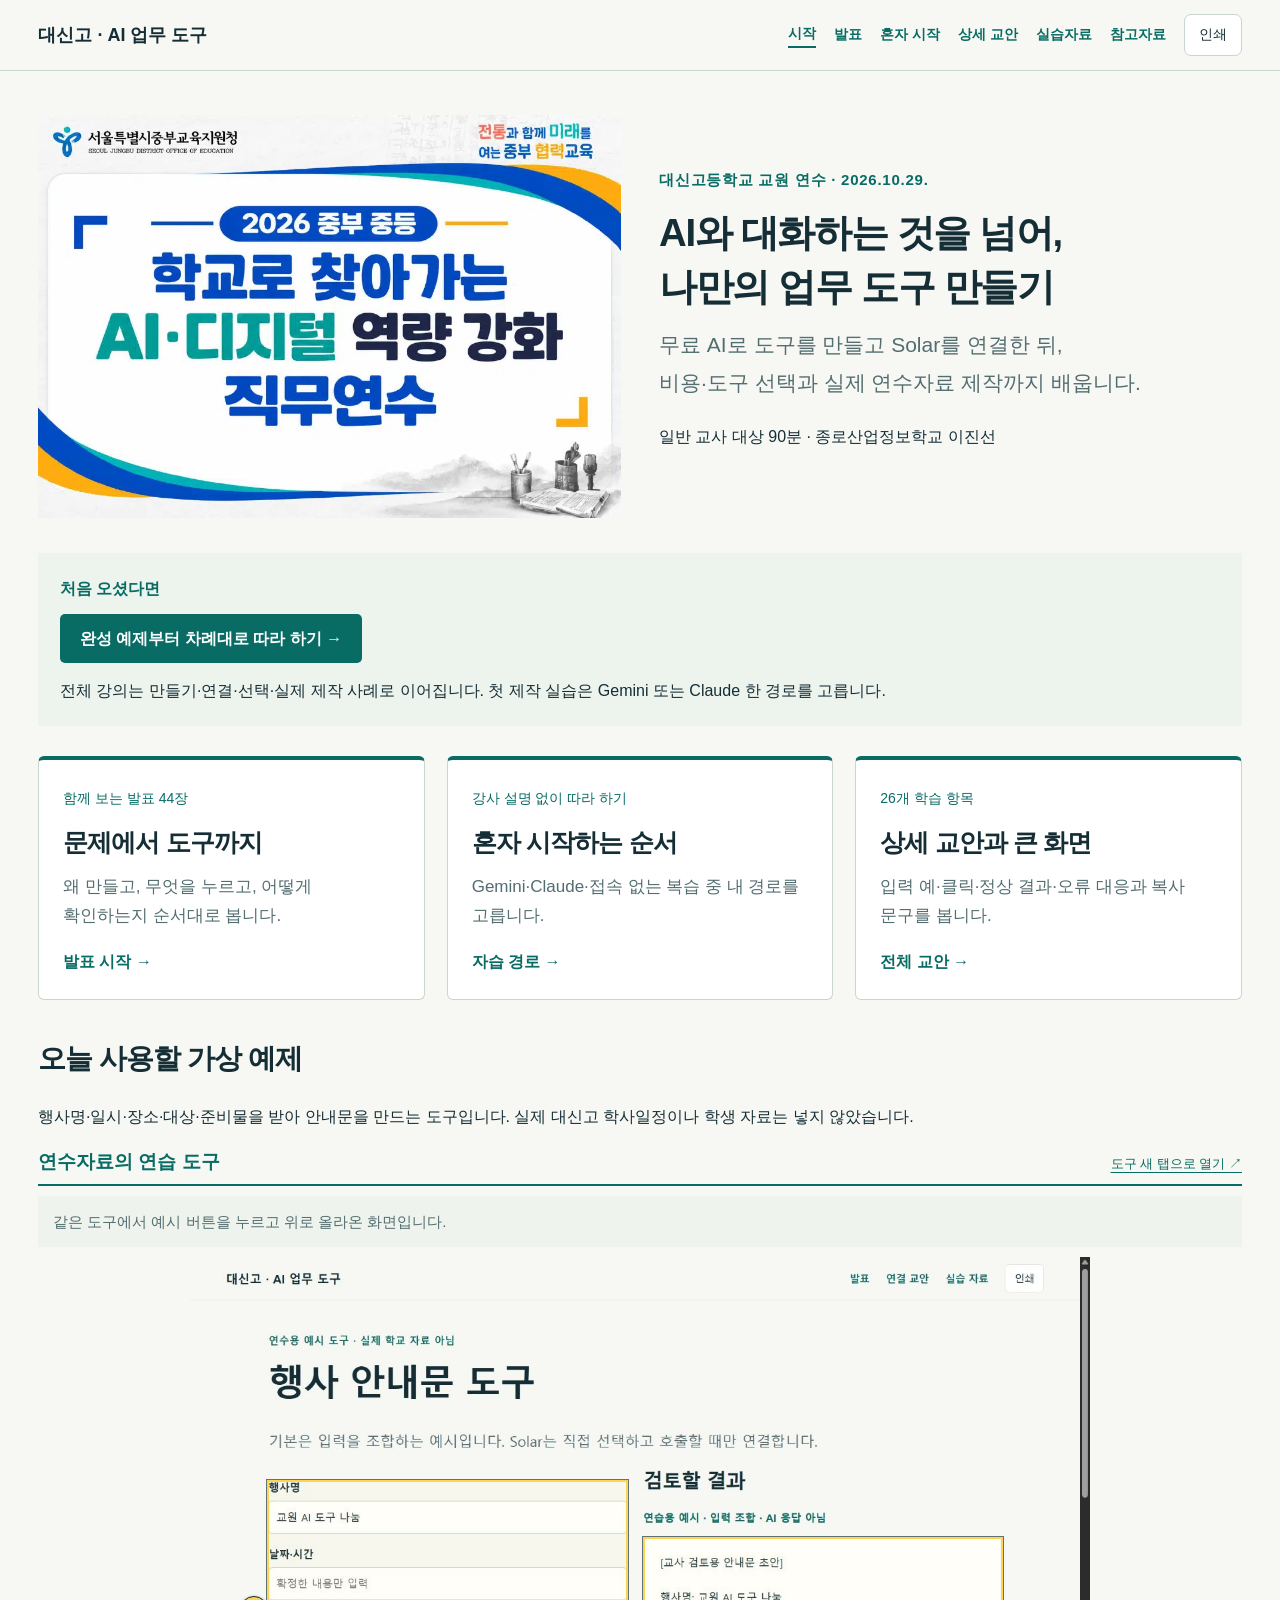
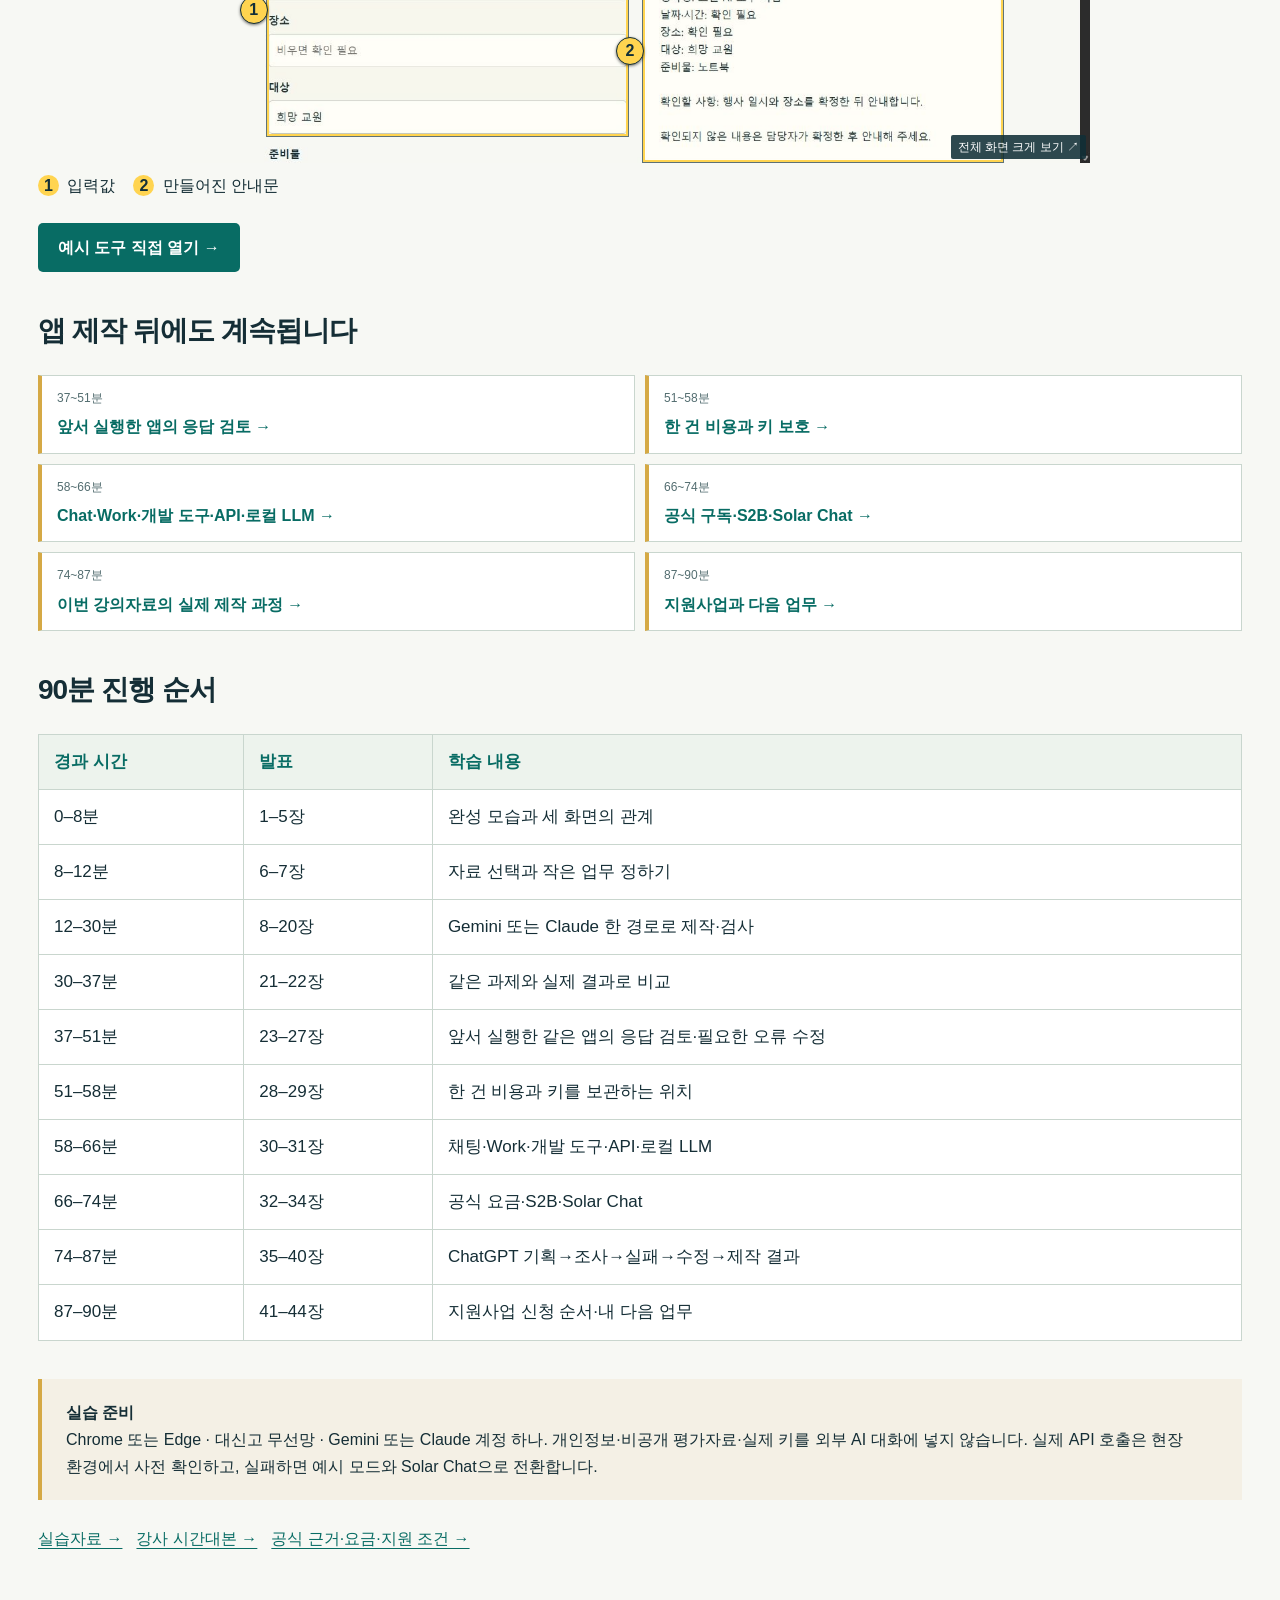
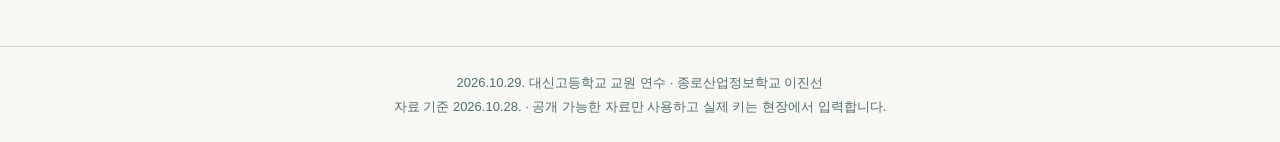
<file: index.html>
<!doctype html><html lang="ko"><head><meta charset="utf-8"><meta name="viewport" content="width=device-width,initial-scale=1"><title>시작 · 대신고 2026</title><link rel="icon" href="data:,"><link rel="stylesheet" href="assets/reference-style.css"><link rel="stylesheet" href="assets/course.css?v=course44-oneapp1"></head><body ><a class="skip" href="#main">본문으로 이동</a><header class="site-header"><a class="brand" href="index.html">대신고 · AI 업무 도구</a><nav aria-label="주 메뉴"><a href="index.html" aria-current="page">시작</a><a href="slides.html">발표</a><a href="selfstudy.html">혼자 시작</a><a href="guide.html">상세 교안</a><a href="practice/index.html">실습자료</a><a href="resources.html">참고자료</a><button data-print>인쇄</button></nav></header><main class="page-shell" id="main"><section class="home-institution"><img src="assets/jungbu-cover.webp" alt="중부교육지원청 원본 연수 표지"><div><p class="eyebrow">대신고등학교 교원 연수 · 2026.10.29.</p><h1>AI와 대화하는 것을 넘어,<br>나만의 업무 도구 만들기</h1><p class="lead">무료 AI로 도구를 만들고 Solar를 연결한 뒤,<br>비용·도구 선택과 실제 연수자료 제작까지 배웁니다.</p><p>일반 교사 대상 90분 · 종로산업정보학교 이진선</p></div></section><div class="home-start"><strong>처음 오셨다면</strong><a class="button-link" href="guide.html#g01">완성 예제부터 차례대로 따라 하기 →</a><p>전체 강의는 만들기·연결·선택·실제 제작 사례로 이어집니다. 첫 제작 실습은 Gemini 또는 Claude 한 경로를 고릅니다.</p></div><div class="entry-grid"><a class="entry-link" href="slides.html"><small>함께 보는 발표 44장</small><h2>문제에서 도구까지</h2><p>왜 만들고, 무엇을 누르고, 어떻게 확인하는지 순서대로 봅니다.</p><strong>발표 시작 →</strong></a><a class="entry-link" href="selfstudy.html"><small>강사 설명 없이 따라 하기</small><h2>혼자 시작하는 순서</h2><p>Gemini·Claude·접속 없는 복습 중 내 경로를 고릅니다.</p><strong>자습 경로 →</strong></a><a class="entry-link" href="guide.html"><small>26개 학습 항목</small><h2>상세 교안과 큰 화면</h2><p>입력 예·클릭·정상 결과·오류 대응과 복사 문구를 봅니다.</p><strong>전체 교안 →</strong></a></div><section><h2>오늘 사용할 가상 예제</h2><p>행사명·일시·장소·대상·준비물을 받아 안내문을 만드는 도구입니다. 실제 대신고 학사일정이나 학생 자료는 넣지 않았습니다.</p><figure class="whole-picture guide-whole"><div class="screen-location"><strong>연수자료의 연습 도구</strong><a href="practice/app.html" target="_blank" rel="noopener">도구 새 탭으로 열기 ↗</a></div><p class="screen-arrival">같은 도구에서 예시 버튼을 누르고 위로 올라온 화면입니다.</p><div class="whole-viewport" style="--ratio:1.777632"><button class="whole-canvas" data-picture data-detail="assets/lesson-images/app-result-detail.webp" data-context="assets/whole-screens/app-result.webp" data-picture-title="연수자료의 연습 도구 · 입력한 사실과 결과의 확인 필요 표시를 대조합니다." data-start-view="context"><img src="assets/whole-screens/app-result.webp" alt="연수자료의 연습 도구 전체 화면. 입력한 사실과 결과의 확인 필요 표시를 대조합니다." loading="eager"><span class="screen-mark" style="left:8.512%;top:44.079%;width:40.192%;height:50.658%"><b>1</b></span><span class="screen-mark" style="left:50.333%;top:55.263%;width:39.970%;height:44.474%"><b>2</b></span><span class="whole-enlarge">전체 화면 크게 보기 ↗</span></button></div><div class="screen-legend"><span><b>1</b> 입력값</span><span><b>2</b> 만들어진 안내문</span></div></figure><a class="button-link" href="practice/app.html">예시 도구 직접 열기 →</a></section><section><h2>앱 제작 뒤에도 계속됩니다</h2><nav class="scope-links" aria-label="앱 제작 뒤 이어지는 강의"><a href="slides.html#23"><small>37~51분</small><strong>앞서 실행한 앱의 응답 검토 →</strong></a><a href="slides.html#28"><small>51~58분</small><strong>한 건 비용과 키 보호 →</strong></a><a href="slides.html#30"><small>58~66분</small><strong>Chat·Work·개발 도구·API·로컬 LLM →</strong></a><a href="slides.html#32"><small>66~74분</small><strong>공식 구독·S2B·Solar Chat →</strong></a><a href="slides.html#35"><small>74~87분</small><strong>이번 강의자료의 실제 제작 과정 →</strong></a><a href="slides.html#41"><small>87~90분</small><strong>지원사업과 다음 업무 →</strong></a></nav></section><section><h2>90분 진행 순서</h2><div class="table-wrap"><table><thead><tr><th scope="col">경과 시간</th><th scope="col">발표</th><th scope="col">학습 내용</th></tr></thead><tbody><tr><td>0–8분</td><td>1–5장</td><td>완성 모습과 세 화면의 관계</td></tr><tr><td>8–12분</td><td>6–7장</td><td>자료 선택과 작은 업무 정하기</td></tr><tr><td>12–30분</td><td>8–20장</td><td>Gemini 또는 Claude 한 경로로 제작·검사</td></tr><tr><td>30–37분</td><td>21–22장</td><td>같은 과제와 실제 결과로 비교</td></tr><tr><td>37–51분</td><td>23–27장</td><td>앞서 실행한 같은 앱의 응답 검토·필요한 오류 수정</td></tr><tr><td>51–58분</td><td>28–29장</td><td>한 건 비용과 키를 보관하는 위치</td></tr><tr><td>58–66분</td><td>30–31장</td><td>채팅·Work·개발 도구·API·로컬 LLM</td></tr><tr><td>66–74분</td><td>32–34장</td><td>공식 요금·S2B·Solar Chat</td></tr><tr><td>74–87분</td><td>35–40장</td><td>ChatGPT 기획→조사→실패→수정→제작 결과</td></tr><tr><td>87–90분</td><td>41–44장</td><td>지원사업 신청 순서·내 다음 업무</td></tr></tbody></table></div></section><div class="soft-notice"><strong>실습 준비</strong><p>Chrome 또는 Edge · 대신고 무선망 · Gemini 또는 Claude 계정 하나. 개인정보·비공개 평가자료·실제 키를 외부 AI 대화에 넣지 않습니다. 실제 API 호출은 현장 환경에서 사전 확인하고, 실패하면 예시 모드와 Solar Chat으로 전환합니다.</p></div><div class="actions"><a href="practice/index.html">실습자료 →</a><a href="speaker-notes.html">강사 시간대본 →</a><a href="resources.html">공식 근거·요금·지원 조건 →</a></div></main><footer class="site-footer">2026.10.29. 대신고등학교 교원 연수 · 종로산업정보학교 이진선<br>자료 기준 2026.10.28. · 공개 가능한 자료만 사용하고 실제 키는 현장에서 입력합니다.</footer><dialog id="picture-viewer" aria-labelledby="picture-title"><div class="viewer-heading"><h2 id="picture-title">화면 확대</h2><button data-picture-close aria-label="확대 화면 닫기">닫기 ×</button></div><div class="viewer-controls"><div class="view-modes" role="group" aria-label="볼 범위"><button data-view-mode="context" aria-pressed="true">전체 화면</button><button data-view-mode="detail" aria-pressed="false">부분 확대(보조)</button></div><div class="zoom-controls"><button data-zoom-step="-1" aria-label="축소">−</button><label>배율 <input id="picture-scale" type="range" min="5" max="400" value="100" step="1"></label><output id="picture-percent">100%</output><button data-zoom-step="1" aria-label="확대">＋</button><button id="picture-fit">화면에 맞춤</button><button id="picture-original">원본 100%</button></div></div><div id="picture-scroll" tabindex="0" aria-label="확대 이미지. 스크롤하거나 끌어서 이동"><img id="picture-image" alt="" draggable="false"></div><p class="viewer-help">전체 위치와 조작 부분을 전환할 수 있습니다. 크게 확대한 뒤 스크롤하거나 끌어서 읽으세요. Esc로 닫습니다.</p></dialog><div id="toast" role="status" aria-live="polite"></div><script src="assets/course-app.js?v=course44-oneapp1"></script></body></html>
</file>
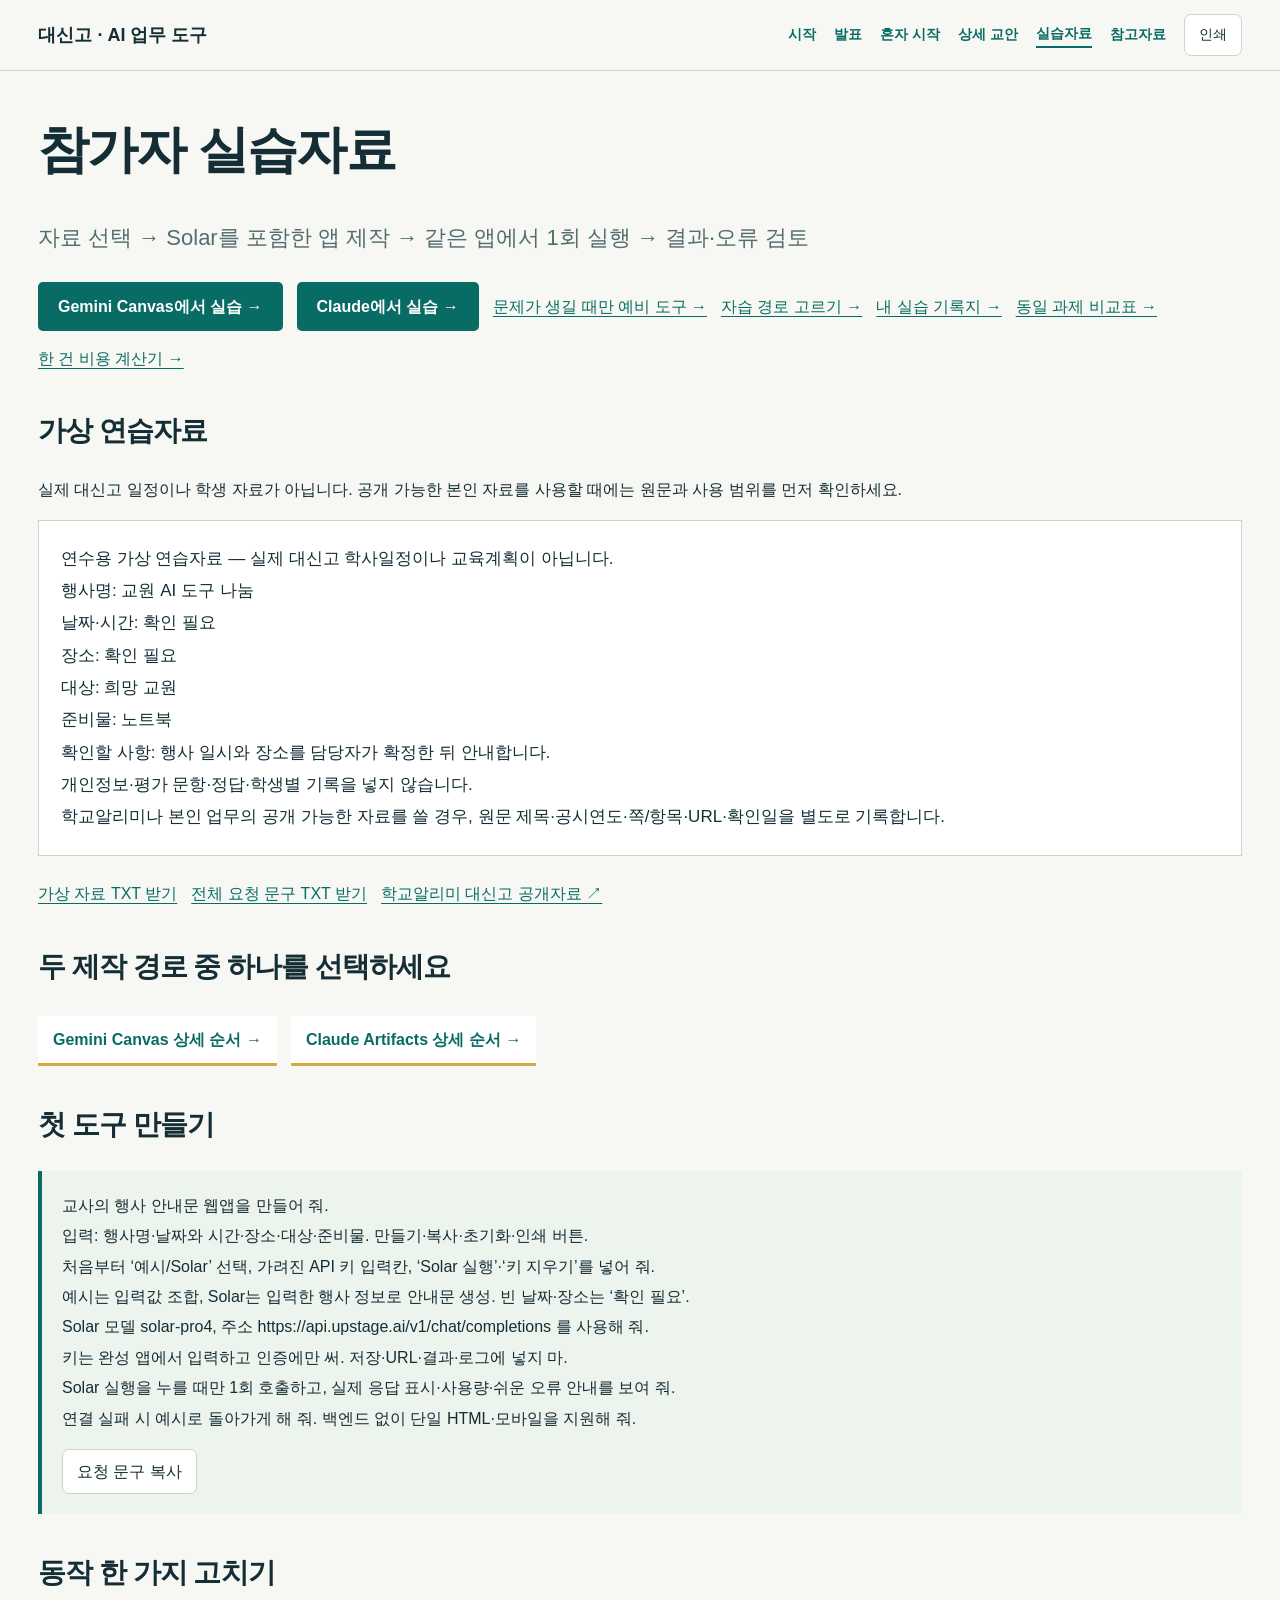
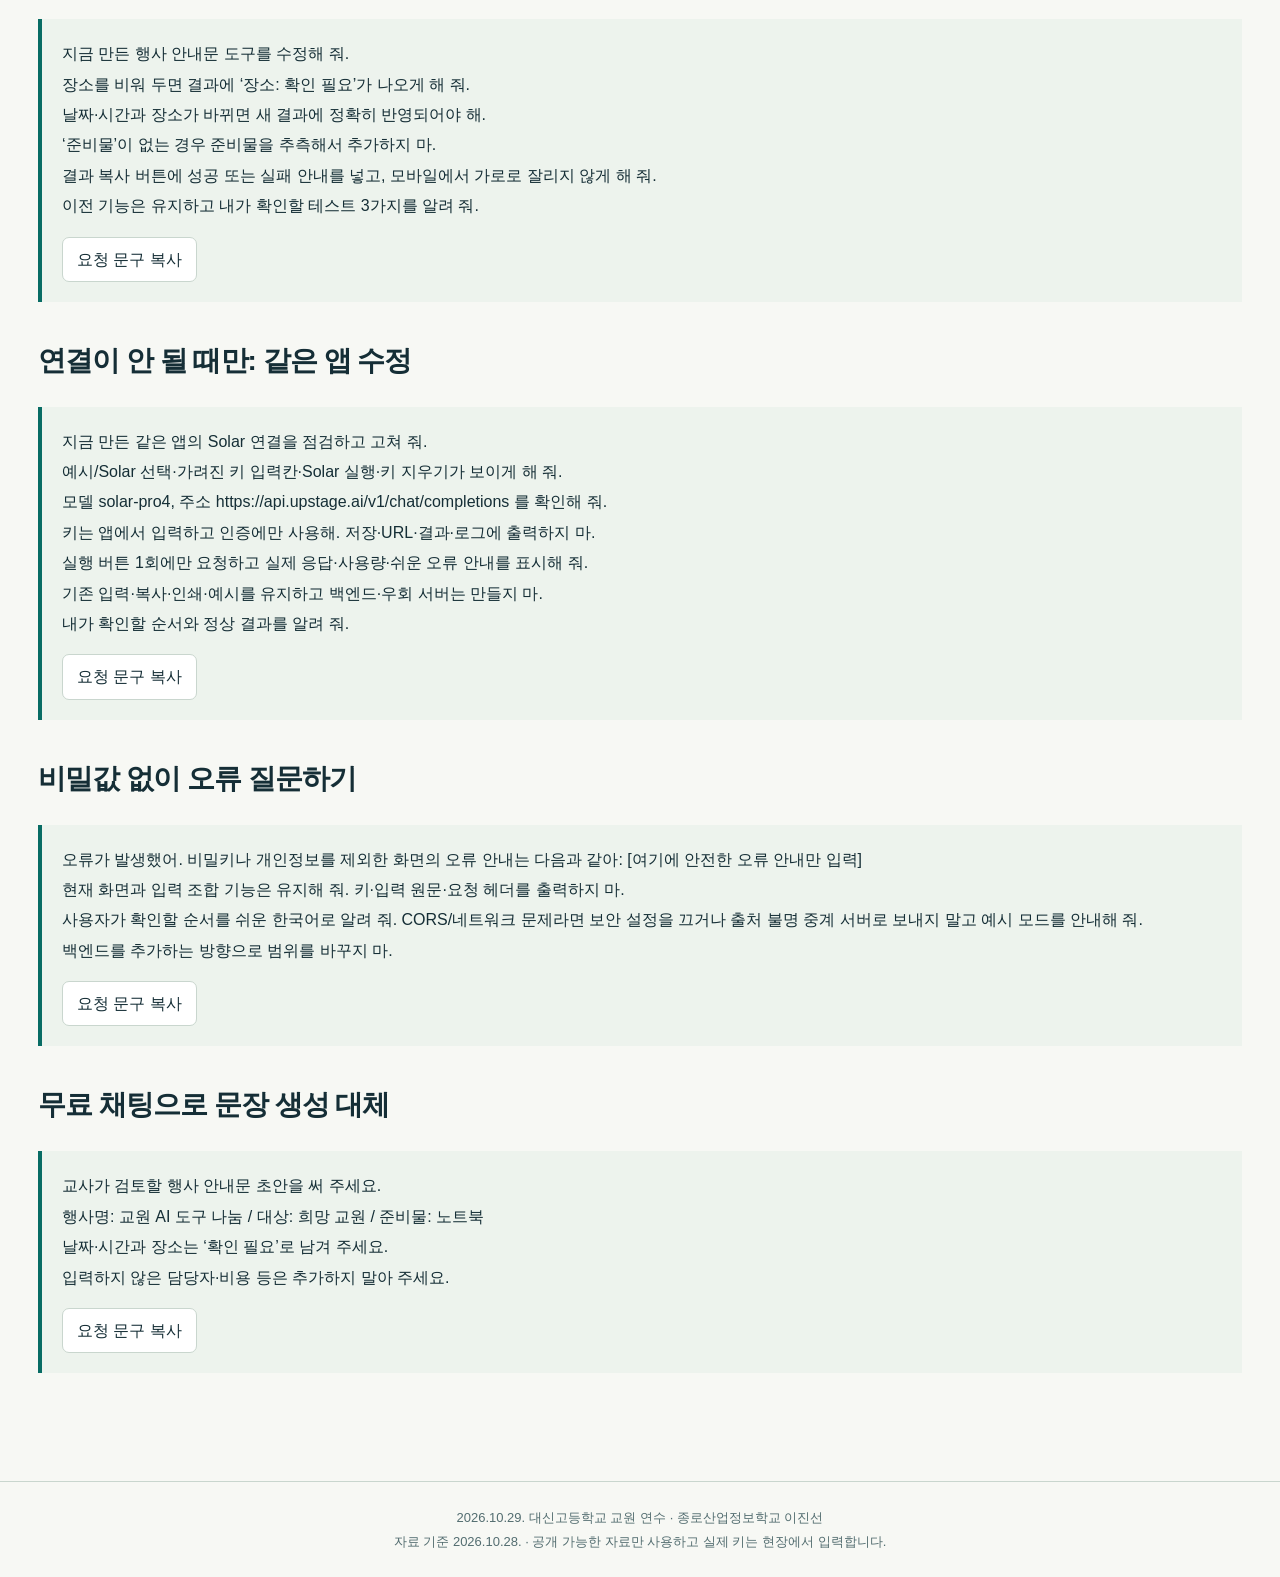
<file: practice/index.html>
<!doctype html><html lang="ko"><head><meta charset="utf-8"><meta name="viewport" content="width=device-width,initial-scale=1"><title>실습자료 · 대신고 2026</title><link rel="icon" href="data:,"><link rel="stylesheet" href="../assets/reference-style.css"><link rel="stylesheet" href="../assets/course.css?v=course44-oneapp1"></head><body ><a class="skip" href="#main">본문으로 이동</a><header class="site-header"><a class="brand" href="../index.html">대신고 · AI 업무 도구</a><nav aria-label="주 메뉴"><a href="../index.html">시작</a><a href="../slides.html">발표</a><a href="../selfstudy.html">혼자 시작</a><a href="../guide.html">상세 교안</a><a href="../practice/index.html" aria-current="page">실습자료</a><a href="../resources.html">참고자료</a><button data-print>인쇄</button></nav></header><main class="page-shell" id="main"><h1>참가자 실습자료</h1><p class="lead">자료 선택 → Solar를 포함한 앱 제작 → 같은 앱에서 1회 실행 → 결과·오류 검토</p><div class="actions"><a class="button-link" href="../guide.html#g06">Gemini Canvas에서 실습 →</a><a class="button-link" href="../guide.html#g07">Claude에서 실습 →</a><a href="app.html">문제가 생길 때만 예비 도구 →</a><a href="../selfstudy.html">자습 경로 고르기 →</a><a href="worksheet.html">내 실습 기록지 →</a><a href="comparison.html">동일 과제 비교표 →</a><a href="cost.html">한 건 비용 계산기 →</a></div><section><h2>가상 연습자료</h2><p>실제 대신고 일정이나 학생 자료가 아닙니다. 공개 가능한 본인 자료를 사용할 때에는 원문과 사용 범위를 먼저 확인하세요.</p><pre class="source-text">연수용 가상 연습자료 — 실제 대신고 학사일정이나 교육계획이 아닙니다.
행사명: 교원 AI 도구 나눔
날짜·시간: 확인 필요
장소: 확인 필요
대상: 희망 교원
준비물: 노트북
확인할 사항: 행사 일시와 장소를 담당자가 확정한 뒤 안내합니다.
개인정보·평가 문항·정답·학생별 기록을 넣지 않습니다.
학교알리미나 본인 업무의 공개 가능한 자료를 쓸 경우, 원문 제목·공시연도·쪽/항목·URL·확인일을 별도로 기록합니다.
</pre><div class="actions"><a href="source.txt" download>가상 자료 TXT 받기</a><a href="prompts.txt" download>전체 요청 문구 TXT 받기</a><a href="https://www.schoolinfo.go.kr/ei/ss/Pneiss_b01_s0.do?SHL_IDF_CD=856240f4-4a72-44c6-a032-3230ad66b9ea" target="_blank" rel="noopener">학교알리미 대신고 공개자료 ↗</a></div></section><section><h2>두 제작 경로 중 하나를 선택하세요</h2><div class="route-picks"><a href="../guide.html#g06">Gemini Canvas 상세 순서 →</a><a href="../guide.html#g07">Claude Artifacts 상세 순서 →</a></div></section><section><h2>첫 도구 만들기</h2><div class="prompt"><pre id="p-first">교사의 행사 안내문 웹앱을 만들어 줘.
입력: 행사명·날짜와 시간·장소·대상·준비물. 만들기·복사·초기화·인쇄 버튼.
처음부터 ‘예시/Solar’ 선택, 가려진 API 키 입력칸, ‘Solar 실행’·‘키 지우기’를 넣어 줘.
예시는 입력값 조합, Solar는 입력한 행사 정보로 안내문 생성. 빈 날짜·장소는 ‘확인 필요’.
Solar 모델 solar-pro4, 주소 https://api.upstage.ai/v1/chat/completions 를 사용해 줘.
키는 완성 앱에서 입력하고 인증에만 써. 저장·URL·결과·로그에 넣지 마.
Solar 실행을 누를 때만 1회 호출하고, 실제 응답 표시·사용량·쉬운 오류 안내를 보여 줘.
연결 실패 시 예시로 돌아가게 해 줘. 백엔드 없이 단일 HTML·모바일을 지원해 줘.</pre><button data-copy="p-first" data-copy-feedback="선택한 AI 대화창에 붙여 넣으세요.">요청 문구 복사</button></div></section><section><h2>동작 한 가지 고치기</h2><div class="prompt"><pre id="p-revise">지금 만든 행사 안내문 도구를 수정해 줘.
장소를 비워 두면 결과에 ‘장소: 확인 필요’가 나오게 해 줘.
날짜·시간과 장소가 바뀌면 새 결과에 정확히 반영되어야 해.
‘준비물’이 없는 경우 준비물을 추측해서 추가하지 마.
결과 복사 버튼에 성공 또는 실패 안내를 넣고, 모바일에서 가로로 잘리지 않게 해 줘.
이전 기능은 유지하고 내가 확인할 테스트 3가지를 알려 줘.</pre><button data-copy="p-revise" data-copy-feedback="선택한 AI 대화창에 붙여 넣으세요.">요청 문구 복사</button></div></section><section><h2>연결이 안 될 때만: 같은 앱 수정</h2><div class="prompt"><pre id="p-api">지금 만든 같은 앱의 Solar 연결을 점검하고 고쳐 줘.
예시/Solar 선택·가려진 키 입력칸·Solar 실행·키 지우기가 보이게 해 줘.
모델 solar-pro4, 주소 https://api.upstage.ai/v1/chat/completions 를 확인해 줘.
키는 앱에서 입력하고 인증에만 사용해. 저장·URL·결과·로그에 출력하지 마.
실행 버튼 1회에만 요청하고 실제 응답·사용량·쉬운 오류 안내를 표시해 줘.
기존 입력·복사·인쇄·예시를 유지하고 백엔드·우회 서버는 만들지 마.
내가 확인할 순서와 정상 결과를 알려 줘.</pre><button data-copy="p-api" data-copy-feedback="선택한 AI 대화창에 붙여 넣으세요.">요청 문구 복사</button></div></section><section><h2>비밀값 없이 오류 질문하기</h2><div class="prompt"><pre id="p-fix">오류가 발생했어. 비밀키나 개인정보를 제외한 화면의 오류 안내는 다음과 같아: [여기에 안전한 오류 안내만 입력]
현재 화면과 입력 조합 기능은 유지해 줘. 키·입력 원문·요청 헤더를 출력하지 마.
사용자가 확인할 순서를 쉬운 한국어로 알려 줘. CORS/네트워크 문제라면 보안 설정을 끄거나 출처 불명 중계 서버로 보내지 말고 예시 모드를 안내해 줘.
백엔드를 추가하는 방향으로 범위를 바꾸지 마.</pre><button data-copy="p-fix" data-copy-feedback="선택한 AI 대화창에 붙여 넣으세요.">요청 문구 복사</button></div></section><section><h2>무료 채팅으로 문장 생성 대체</h2><div class="prompt"><pre id="p-solar-chat">교사가 검토할 행사 안내문 초안을 써 주세요.
행사명: 교원 AI 도구 나눔 / 대상: 희망 교원 / 준비물: 노트북
날짜·시간과 장소는 ‘확인 필요’로 남겨 주세요.
입력하지 않은 담당자·비용 등은 추가하지 말아 주세요.</pre><button data-copy="p-solar-chat" data-copy-feedback="선택한 AI 대화창에 붙여 넣으세요.">요청 문구 복사</button></div></section></main><footer class="site-footer">2026.10.29. 대신고등학교 교원 연수 · 종로산업정보학교 이진선<br>자료 기준 2026.10.28. · 공개 가능한 자료만 사용하고 실제 키는 현장에서 입력합니다.</footer><dialog id="picture-viewer" aria-labelledby="picture-title"><div class="viewer-heading"><h2 id="picture-title">화면 확대</h2><button data-picture-close aria-label="확대 화면 닫기">닫기 ×</button></div><div class="viewer-controls"><div class="view-modes" role="group" aria-label="볼 범위"><button data-view-mode="context" aria-pressed="true">전체 화면</button><button data-view-mode="detail" aria-pressed="false">부분 확대(보조)</button></div><div class="zoom-controls"><button data-zoom-step="-1" aria-label="축소">−</button><label>배율 <input id="picture-scale" type="range" min="5" max="400" value="100" step="1"></label><output id="picture-percent">100%</output><button data-zoom-step="1" aria-label="확대">＋</button><button id="picture-fit">화면에 맞춤</button><button id="picture-original">원본 100%</button></div></div><div id="picture-scroll" tabindex="0" aria-label="확대 이미지. 스크롤하거나 끌어서 이동"><img id="picture-image" alt="" draggable="false"></div><p class="viewer-help">전체 위치와 조작 부분을 전환할 수 있습니다. 크게 확대한 뒤 스크롤하거나 끌어서 읽으세요. Esc로 닫습니다.</p></dialog><div id="toast" role="status" aria-live="polite"></div><script src="../assets/course-app.js?v=course44-oneapp1"></script></body></html>
</file>
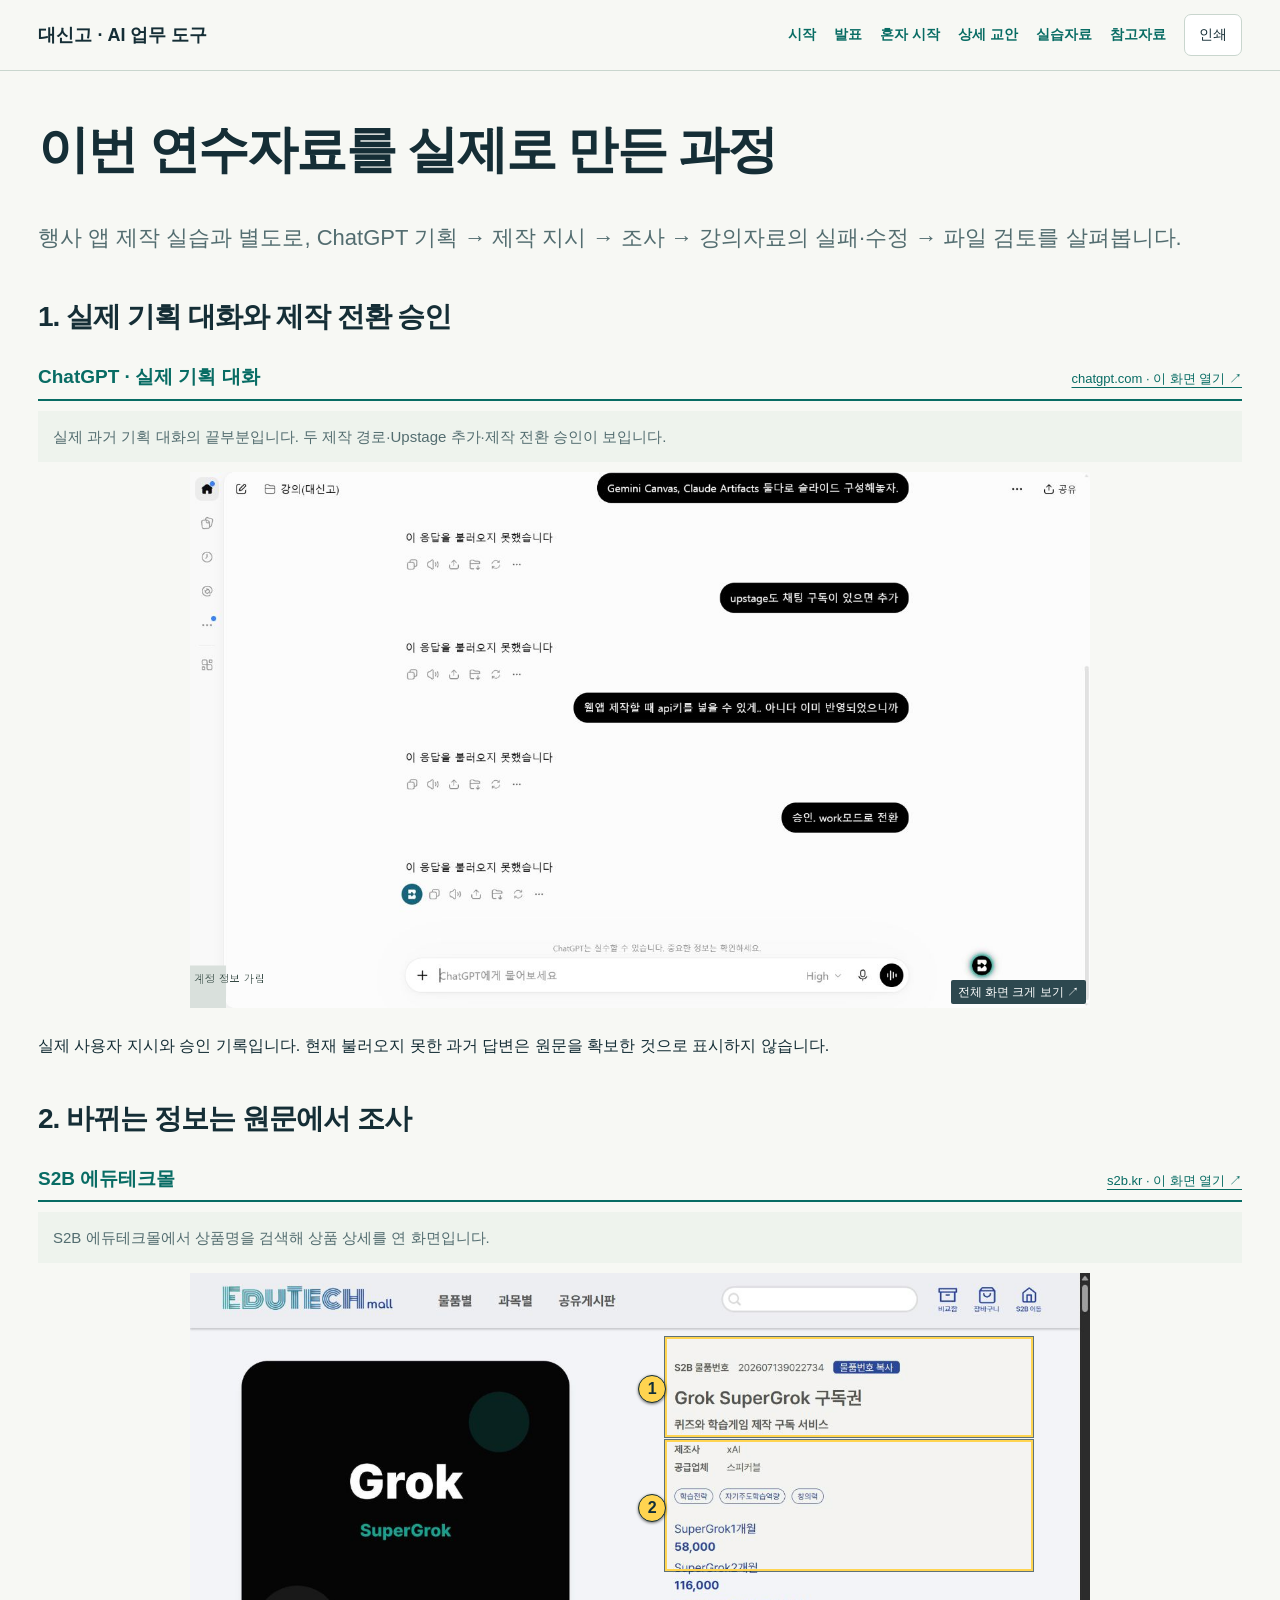
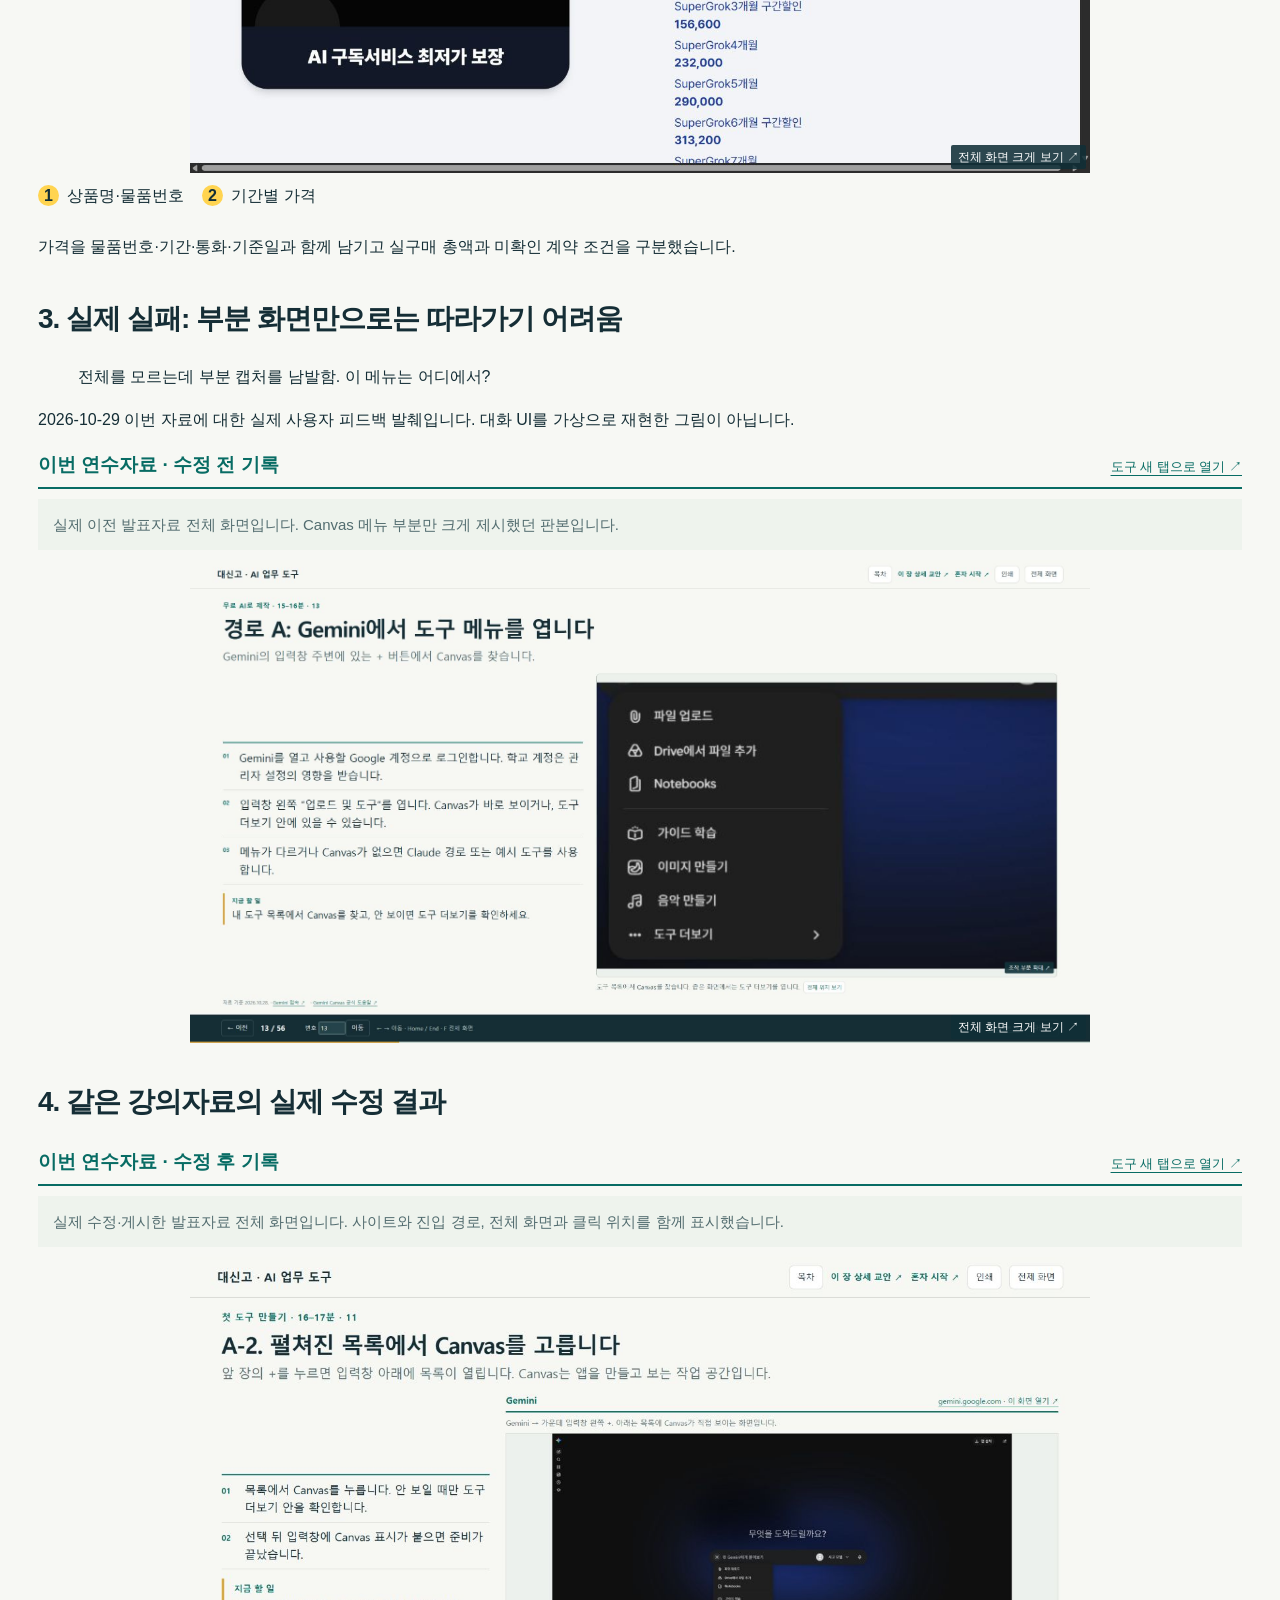
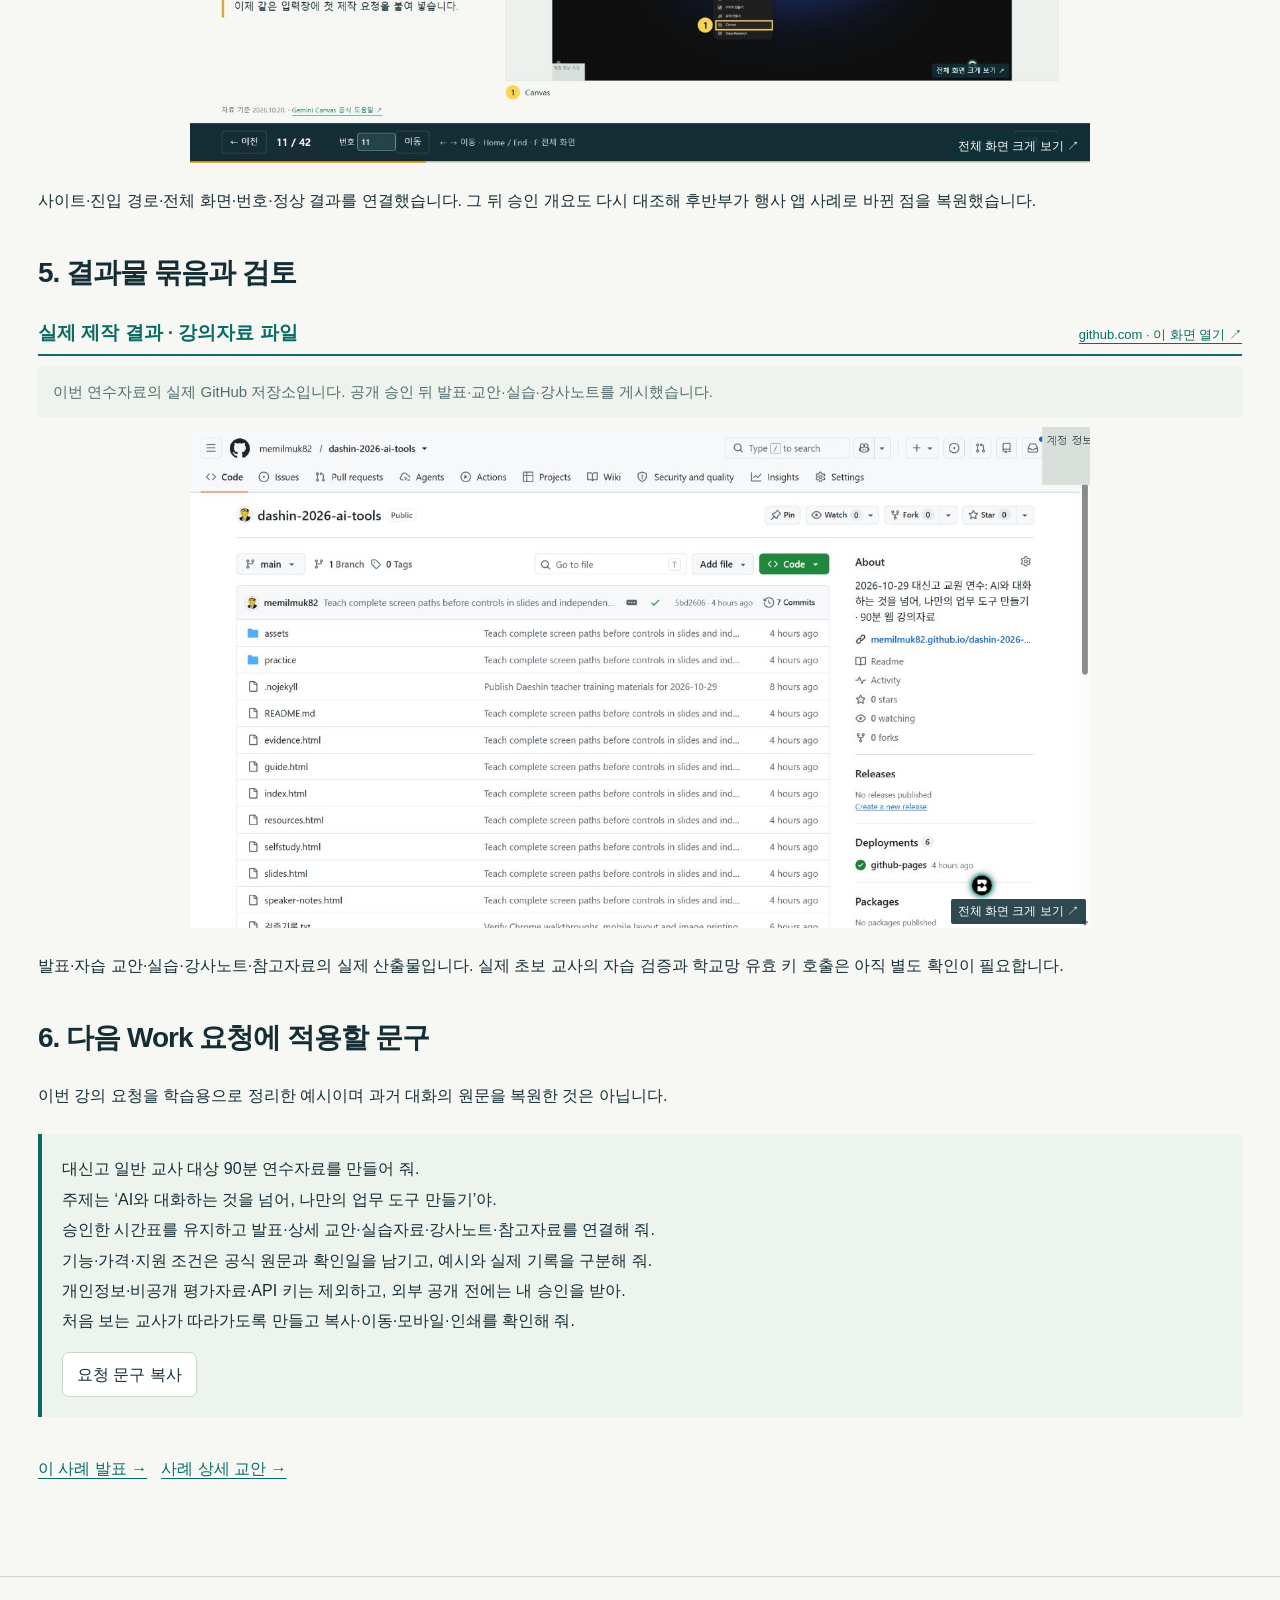
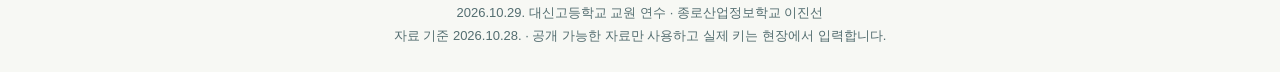
<file: evidence.html>
<!doctype html><html lang="ko"><head><meta charset="utf-8"><meta name="viewport" content="width=device-width,initial-scale=1"><title>이번 연수자료의 실제 제작 과정 · 대신고 2026</title><link rel="icon" href="data:,"><link rel="stylesheet" href="assets/reference-style.css"><link rel="stylesheet" href="assets/course.css?v=course44-oneapp1"></head><body ><a class="skip" href="#main">본문으로 이동</a><header class="site-header"><a class="brand" href="index.html">대신고 · AI 업무 도구</a><nav aria-label="주 메뉴"><a href="index.html">시작</a><a href="slides.html">발표</a><a href="selfstudy.html">혼자 시작</a><a href="guide.html">상세 교안</a><a href="practice/index.html">실습자료</a><a href="resources.html">참고자료</a><button data-print>인쇄</button></nav></header><main class="page-shell" id="main"><h1>이번 연수자료를 실제로 만든 과정</h1><p class="lead">행사 앱 제작 실습과 별도로, ChatGPT 기획 → 제작 지시 → 조사 → 강의자료의 실패·수정 → 파일 검토를 살펴봅니다.</p><section><h2>1. 실제 기획 대화와 제작 전환 승인</h2><figure class="whole-picture guide-whole"><div class="screen-location"><strong>ChatGPT · 실제 기획 대화</strong><a href="https://chatgpt.com/" target="_blank" rel="noopener">chatgpt.com · 이 화면 열기 ↗</a></div><p class="screen-arrival">실제 과거 기획 대화의 끝부분입니다. 두 제작 경로·Upstage 추가·제작 전환 승인이 보입니다.</p><div class="whole-viewport" style="--ratio:1.676435"><button class="whole-canvas" data-picture data-detail="assets/whole-screens/planning-record.webp" data-context="assets/whole-screens/planning-record.webp" data-picture-title="ChatGPT · 실제 기획 대화 · ChatGPT · 실제 기획 대화" data-start-view="context"><img src="assets/whole-screens/planning-record.webp" alt="ChatGPT · 실제 기획 대화 전체 화면. ChatGPT · 실제 기획 대화" loading="eager"><span class="whole-enlarge">전체 화면 크게 보기 ↗</span></button></div></figure><p>실제 사용자 지시와 승인 기록입니다. 현재 불러오지 못한 과거 답변은 원문을 확보한 것으로 표시하지 않습니다.</p></section><section><h2>2. 바뀌는 정보는 원문에서 조사</h2><figure class="whole-picture guide-whole"><div class="screen-location"><strong>S2B 에듀테크몰</strong><a href="https://s2b.kr/Edutech/product/productDetail.do?estimatecode=202607139022734" target="_blank" rel="noopener">s2b.kr · 이 화면 열기 ↗</a></div><p class="screen-arrival">S2B 에듀테크몰에서 상품명을 검색해 상품 상세를 연 화면입니다.</p><div class="whole-viewport" style="--ratio:1.800535"><button class="whole-canvas" data-picture data-detail="assets/lesson-images/s2b-grok-detail.webp" data-context="assets/whole-screens/s2b-grok.webp" data-picture-title="S2B 에듀테크몰 · SuperGrok 1개월 58,000원과 공식 신규 계약의 차이를 확인합니다." data-start-view="context"><img src="assets/whole-screens/s2b-grok.webp" alt="S2B 에듀테크몰 전체 화면. SuperGrok 1개월 58,000원과 공식 신규 계약의 차이를 확인합니다." loading="eager"><span class="screen-mark" style="left:52.788%;top:12.718%;width:40.892%;height:20.080%"><b>1</b></span><span class="screen-mark" style="left:52.788%;top:33.467%;width:40.892%;height:26.104%"><b>2</b></span><span class="whole-enlarge">전체 화면 크게 보기 ↗</span></button></div><div class="screen-legend"><span><b>1</b> 상품명·물품번호</span><span><b>2</b> 기간별 가격</span></div></figure><p>가격을 물품번호·기간·통화·기준일과 함께 남기고 실구매 총액과 미확인 계약 조건을 구분했습니다.</p></section><section><h2>3. 실제 실패: 부분 화면만으로는 따라가기 어려움</h2><blockquote>전체를 모르는데 부분 캡처를 남발함. 이 메뉴는 어디에서?</blockquote><p>2026-10-29 이번 자료에 대한 실제 사용자 피드백 발췌입니다. 대화 UI를 가상으로 재현한 그림이 아닙니다.</p><figure class="whole-picture guide-whole"><div class="screen-location"><strong>이번 연수자료 · 수정 전 기록</strong><a href="slides.html" target="_blank" rel="noopener">도구 새 탭으로 열기 ↗</a></div><p class="screen-arrival">실제 이전 발표자료 전체 화면입니다. Canvas 메뉴 부분만 크게 제시했던 판본입니다.</p><div class="whole-viewport" style="--ratio:1.861300"><button class="whole-canvas" data-picture data-detail="assets/whole-screens/lecture-before.webp" data-context="assets/whole-screens/lecture-before.webp" data-picture-title="이번 연수자료 · 수정 전 기록 · 이번 연수자료 · 수정 전 기록" data-start-view="context"><img src="assets/whole-screens/lecture-before.webp" alt="이번 연수자료 · 수정 전 기록 전체 화면. 이번 연수자료 · 수정 전 기록" loading="eager"><span class="whole-enlarge">전체 화면 크게 보기 ↗</span></button></div></figure></section><section><h2>4. 같은 강의자료의 실제 수정 결과</h2><figure class="whole-picture guide-whole"><div class="screen-location"><strong>이번 연수자료 · 수정 후 기록</strong><a href="slides.html#11" target="_blank" rel="noopener">도구 새 탭으로 열기 ↗</a></div><p class="screen-arrival">실제 수정·게시한 발표자료 전체 화면입니다. 사이트와 진입 경로, 전체 화면과 클릭 위치를 함께 표시했습니다.</p><div class="whole-viewport" style="--ratio:1.778646"><button class="whole-canvas" data-picture data-detail="assets/whole-screens/lecture-after.webp" data-context="assets/whole-screens/lecture-after.webp" data-picture-title="이번 연수자료 · 수정 후 기록 · 이번 연수자료 · 수정 후 기록" data-start-view="context"><img src="assets/whole-screens/lecture-after.webp" alt="이번 연수자료 · 수정 후 기록 전체 화면. 이번 연수자료 · 수정 후 기록" loading="eager"><span class="whole-enlarge">전체 화면 크게 보기 ↗</span></button></div></figure><p>사이트·진입 경로·전체 화면·번호·정상 결과를 연결했습니다. 그 뒤 승인 개요도 다시 대조해 후반부가 행사 앱 사례로 바뀐 점을 복원했습니다.</p></section><section><h2>5. 결과물 묶음과 검토</h2><figure class="whole-picture guide-whole"><div class="screen-location"><strong>실제 제작 결과 · 강의자료 파일</strong><a href="https://github.com/memilmuk82/dashin-2026-ai-tools" target="_blank" rel="noopener">github.com · 이 화면 열기 ↗</a></div><p class="screen-arrival">이번 연수자료의 실제 GitHub 저장소입니다. 공개 승인 뒤 발표·교안·실습·강사노트를 게시했습니다.</p><div class="whole-viewport" style="--ratio:1.798675"><button class="whole-canvas" data-picture data-detail="assets/whole-screens/course-files.webp" data-context="assets/whole-screens/course-files.webp" data-picture-title="실제 제작 결과 · 강의자료 파일 · 실제 제작 결과 · 강의자료 파일" data-start-view="context"><img src="assets/whole-screens/course-files.webp" alt="실제 제작 결과 · 강의자료 파일 전체 화면. 실제 제작 결과 · 강의자료 파일" loading="eager"><span class="whole-enlarge">전체 화면 크게 보기 ↗</span></button></div></figure><p>발표·자습 교안·실습·강사노트·참고자료의 실제 산출물입니다. 실제 초보 교사의 자습 검증과 학교망 유효 키 호출은 아직 별도 확인이 필요합니다.</p></section><section><h2>6. 다음 Work 요청에 적용할 문구</h2><p>이번 강의 요청을 학습용으로 정리한 예시이며 과거 대화의 원문을 복원한 것은 아닙니다.</p><div class="prompt"><pre id="case-work">대신고 일반 교사 대상 90분 연수자료를 만들어 줘.
주제는 ‘AI와 대화하는 것을 넘어, 나만의 업무 도구 만들기’야.
승인한 시간표를 유지하고 발표·상세 교안·실습자료·강사노트·참고자료를 연결해 줘.
기능·가격·지원 조건은 공식 원문과 확인일을 남기고, 예시와 실제 기록을 구분해 줘.
개인정보·비공개 평가자료·API 키는 제외하고, 외부 공개 전에는 내 승인을 받아.
처음 보는 교사가 따라가도록 만들고 복사·이동·모바일·인쇄를 확인해 줘.</pre><button data-copy="case-work" data-copy-feedback="선택한 AI 대화창에 붙여 넣으세요.">요청 문구 복사</button></div></section><div class="actions"><a href="slides.html#35">이 사례 발표 →</a><a href="guide.html#g22">사례 상세 교안 →</a></div></main><footer class="site-footer">2026.10.29. 대신고등학교 교원 연수 · 종로산업정보학교 이진선<br>자료 기준 2026.10.28. · 공개 가능한 자료만 사용하고 실제 키는 현장에서 입력합니다.</footer><dialog id="picture-viewer" aria-labelledby="picture-title"><div class="viewer-heading"><h2 id="picture-title">화면 확대</h2><button data-picture-close aria-label="확대 화면 닫기">닫기 ×</button></div><div class="viewer-controls"><div class="view-modes" role="group" aria-label="볼 범위"><button data-view-mode="context" aria-pressed="true">전체 화면</button><button data-view-mode="detail" aria-pressed="false">부분 확대(보조)</button></div><div class="zoom-controls"><button data-zoom-step="-1" aria-label="축소">−</button><label>배율 <input id="picture-scale" type="range" min="5" max="400" value="100" step="1"></label><output id="picture-percent">100%</output><button data-zoom-step="1" aria-label="확대">＋</button><button id="picture-fit">화면에 맞춤</button><button id="picture-original">원본 100%</button></div></div><div id="picture-scroll" tabindex="0" aria-label="확대 이미지. 스크롤하거나 끌어서 이동"><img id="picture-image" alt="" draggable="false"></div><p class="viewer-help">전체 위치와 조작 부분을 전환할 수 있습니다. 크게 확대한 뒤 스크롤하거나 끌어서 읽으세요. Esc로 닫습니다.</p></dialog><div id="toast" role="status" aria-live="polite"></div><script src="assets/course-app.js?v=course44-oneapp1"></script></body></html>
</file>
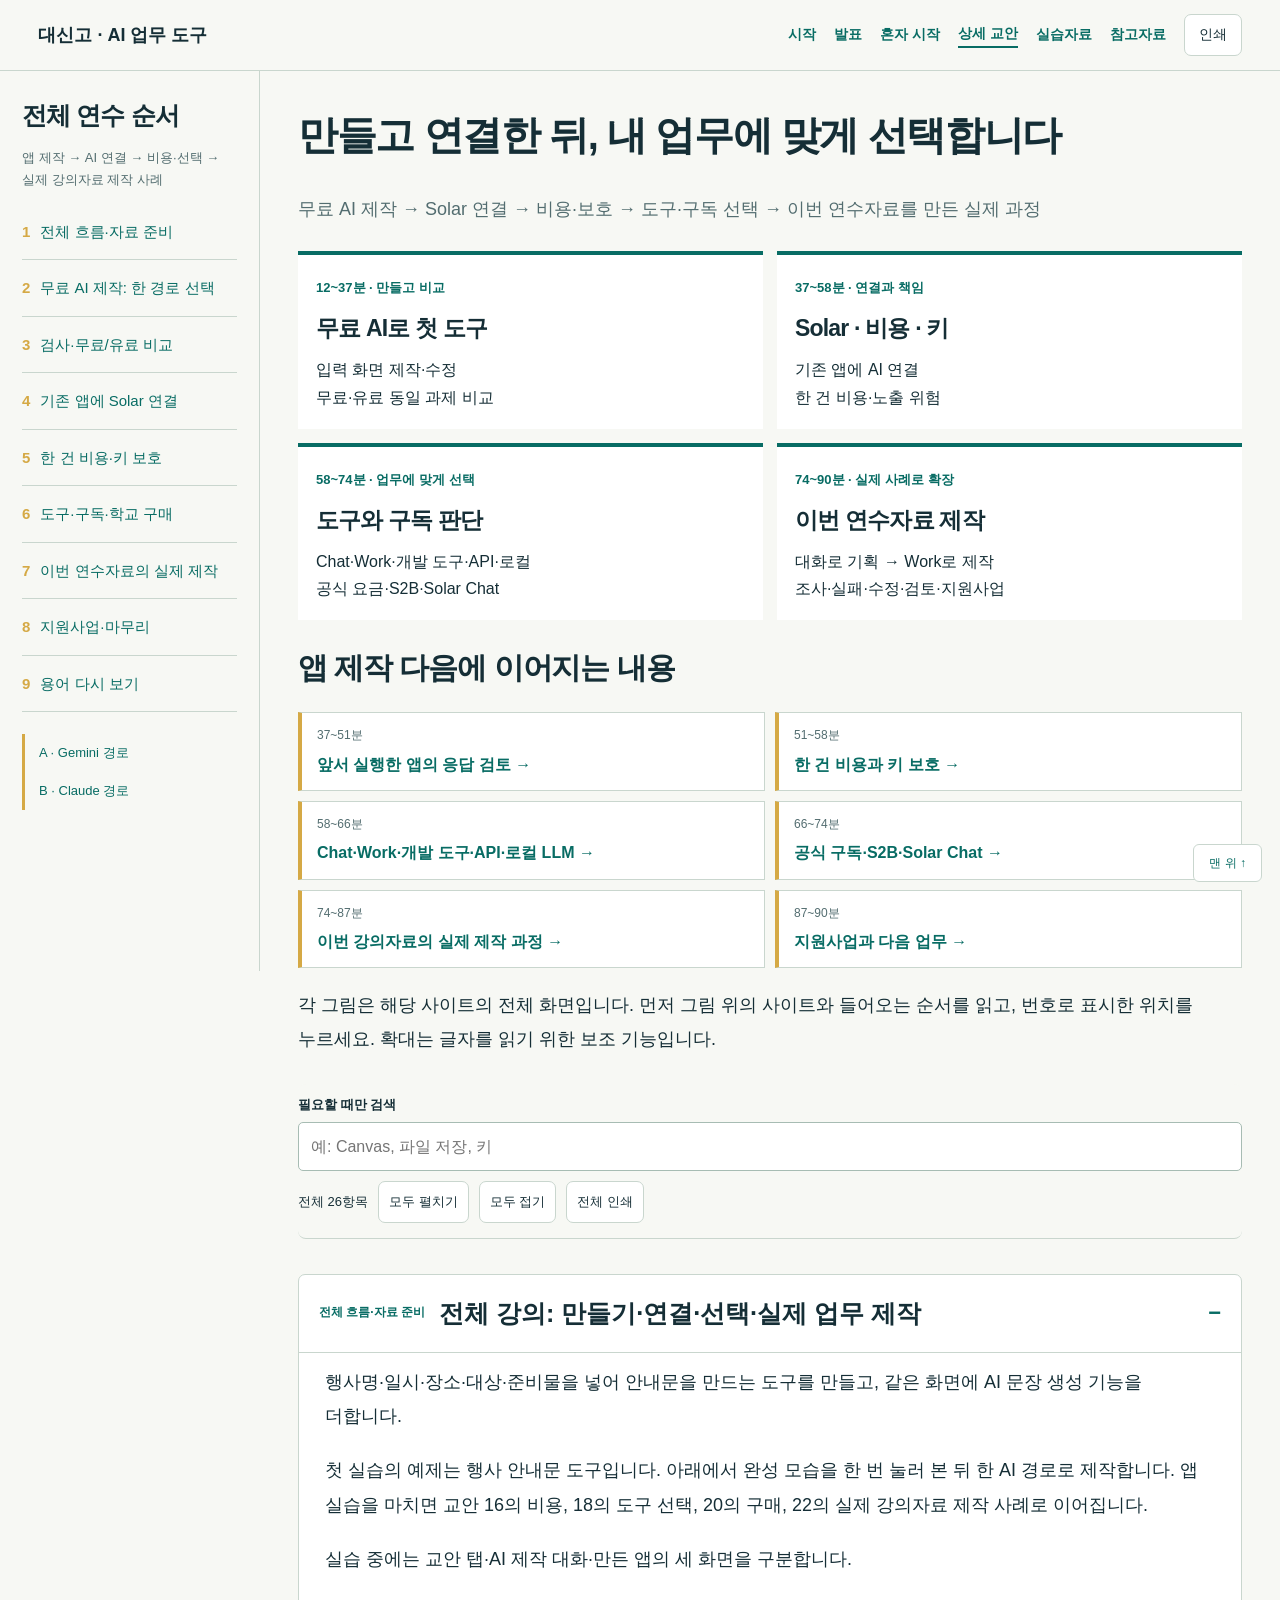
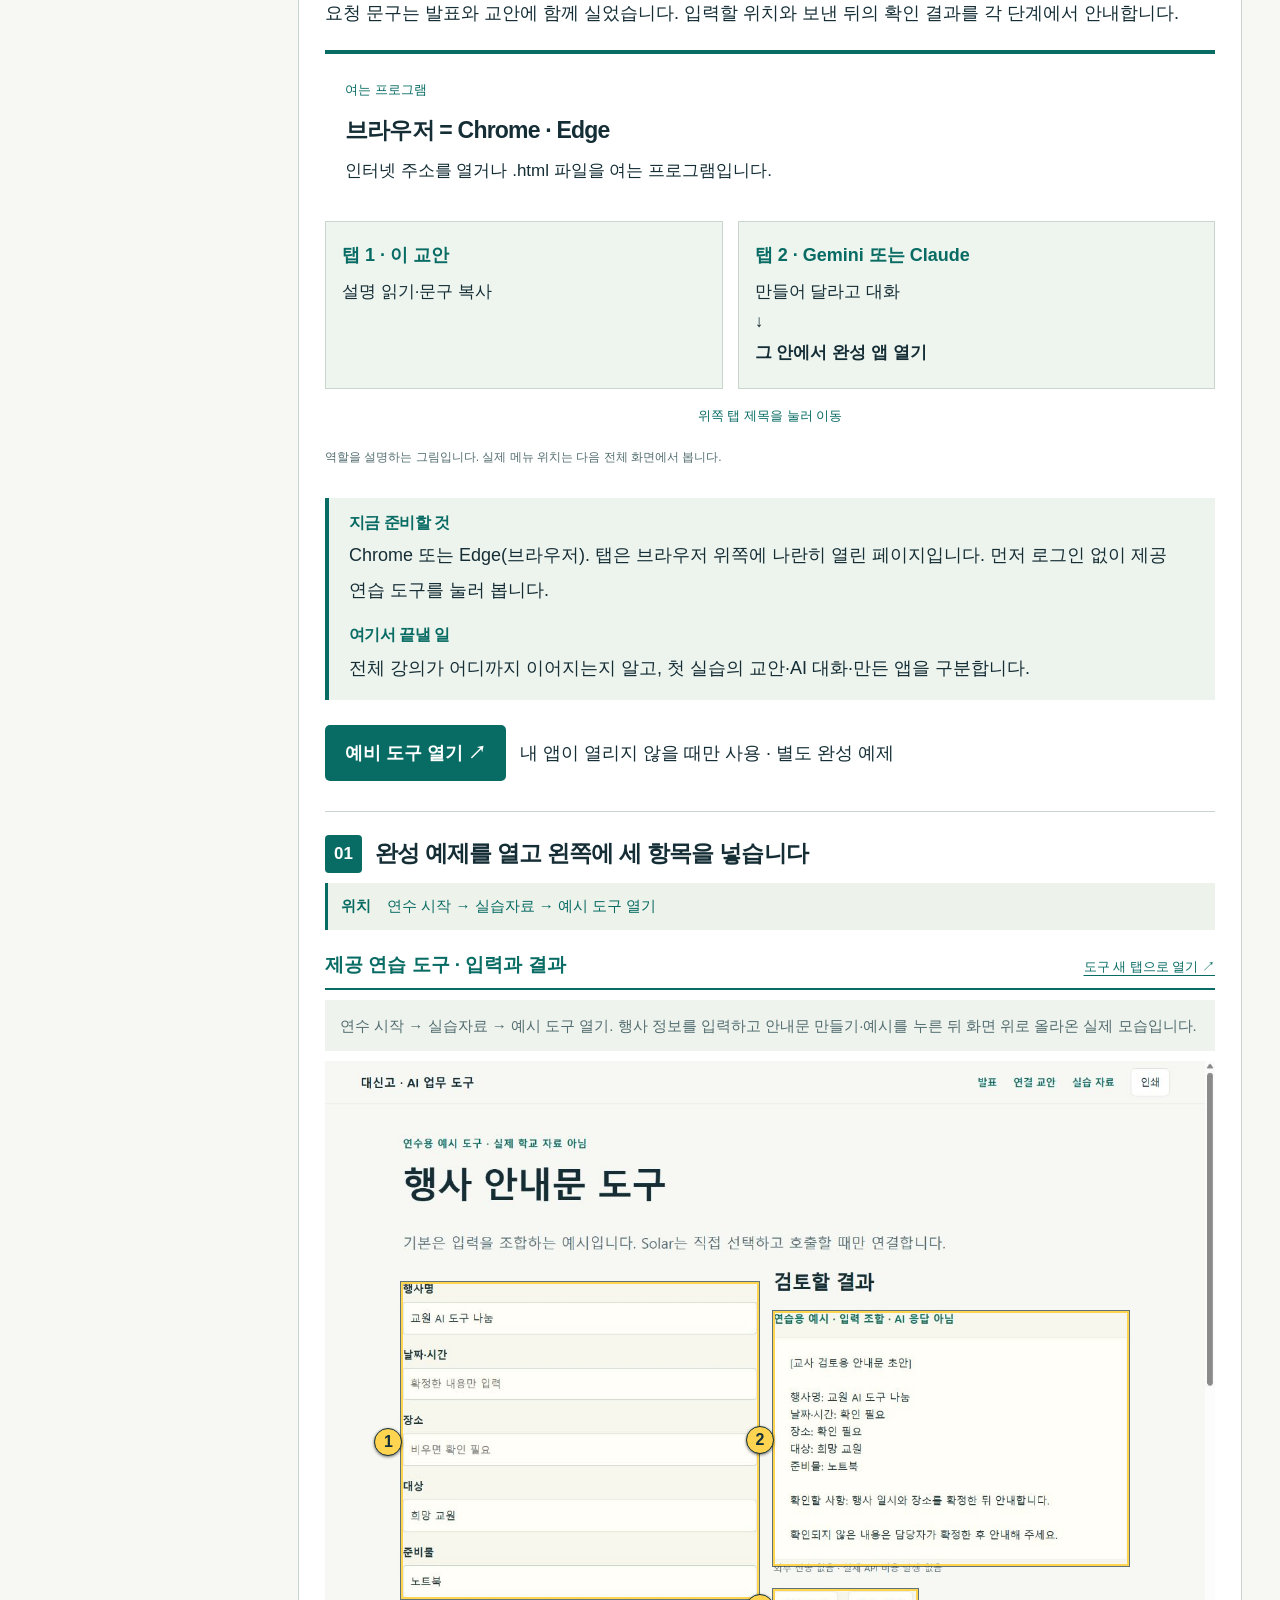
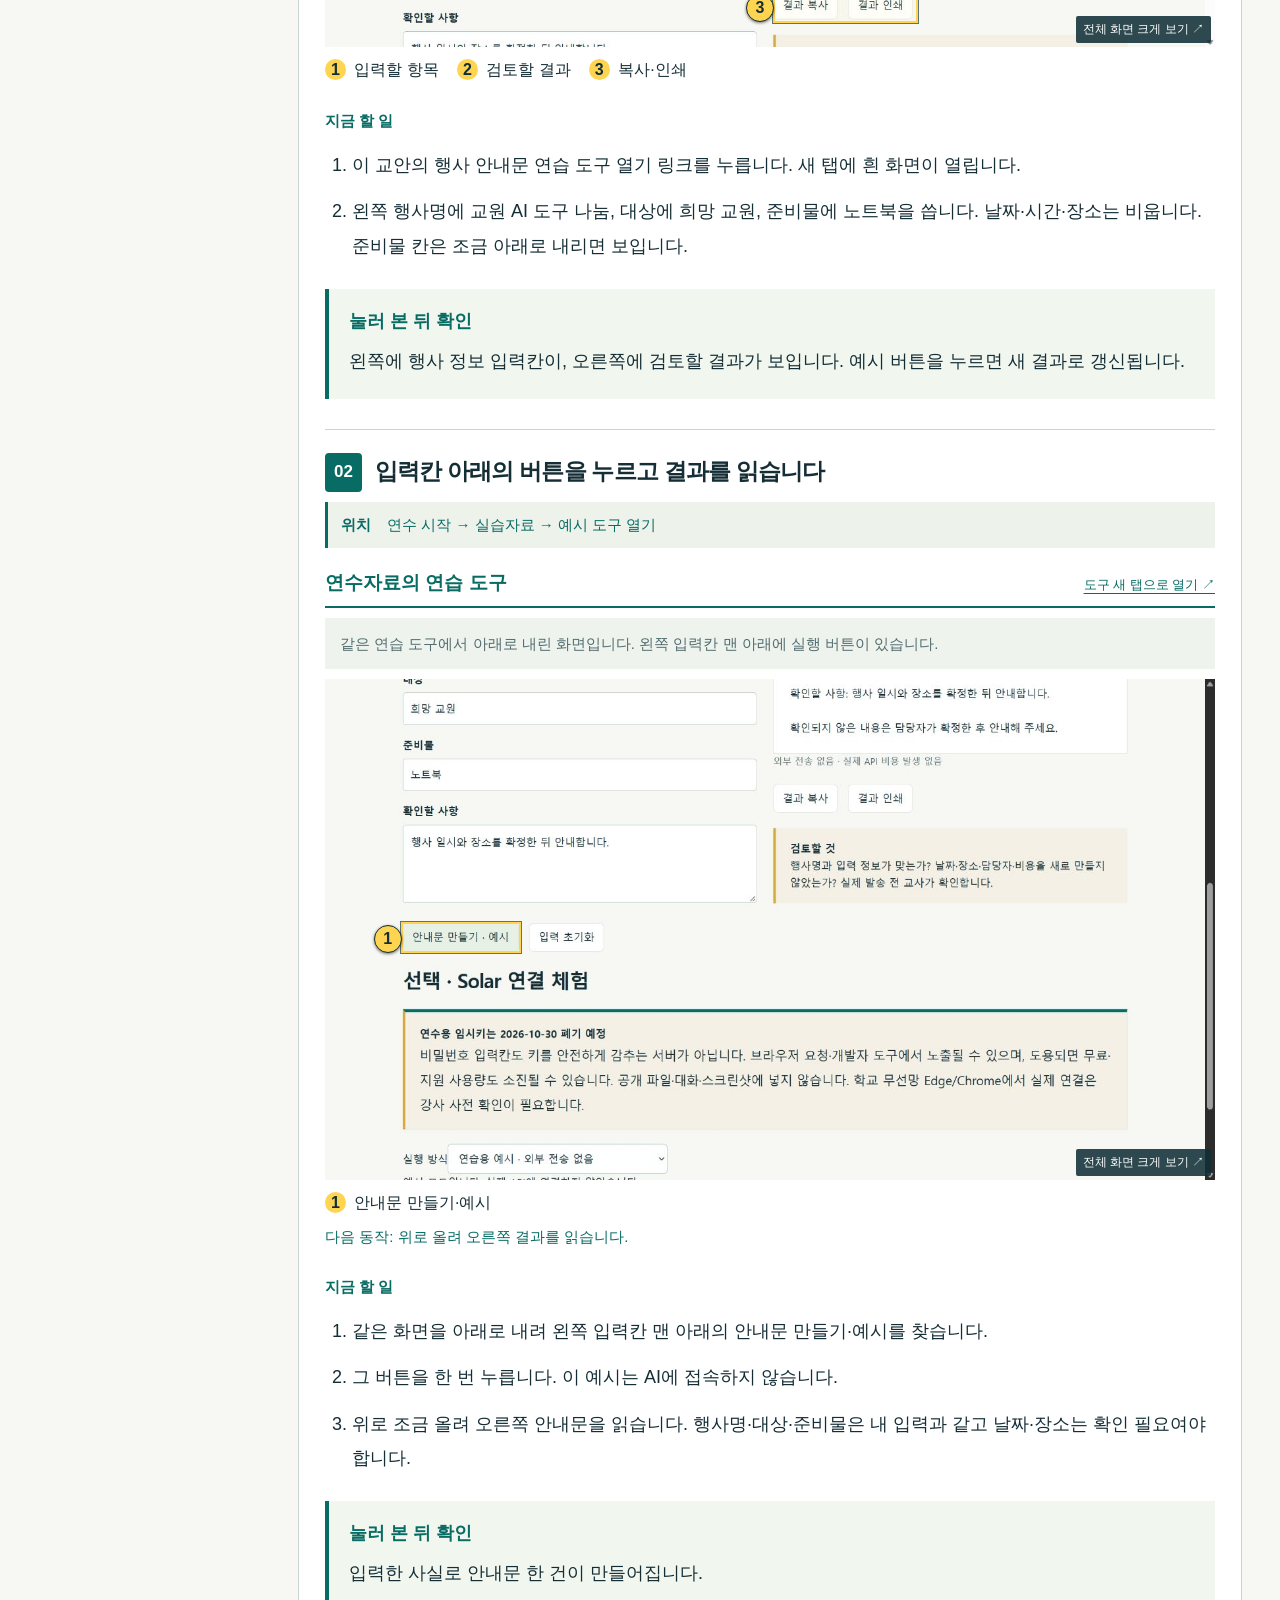
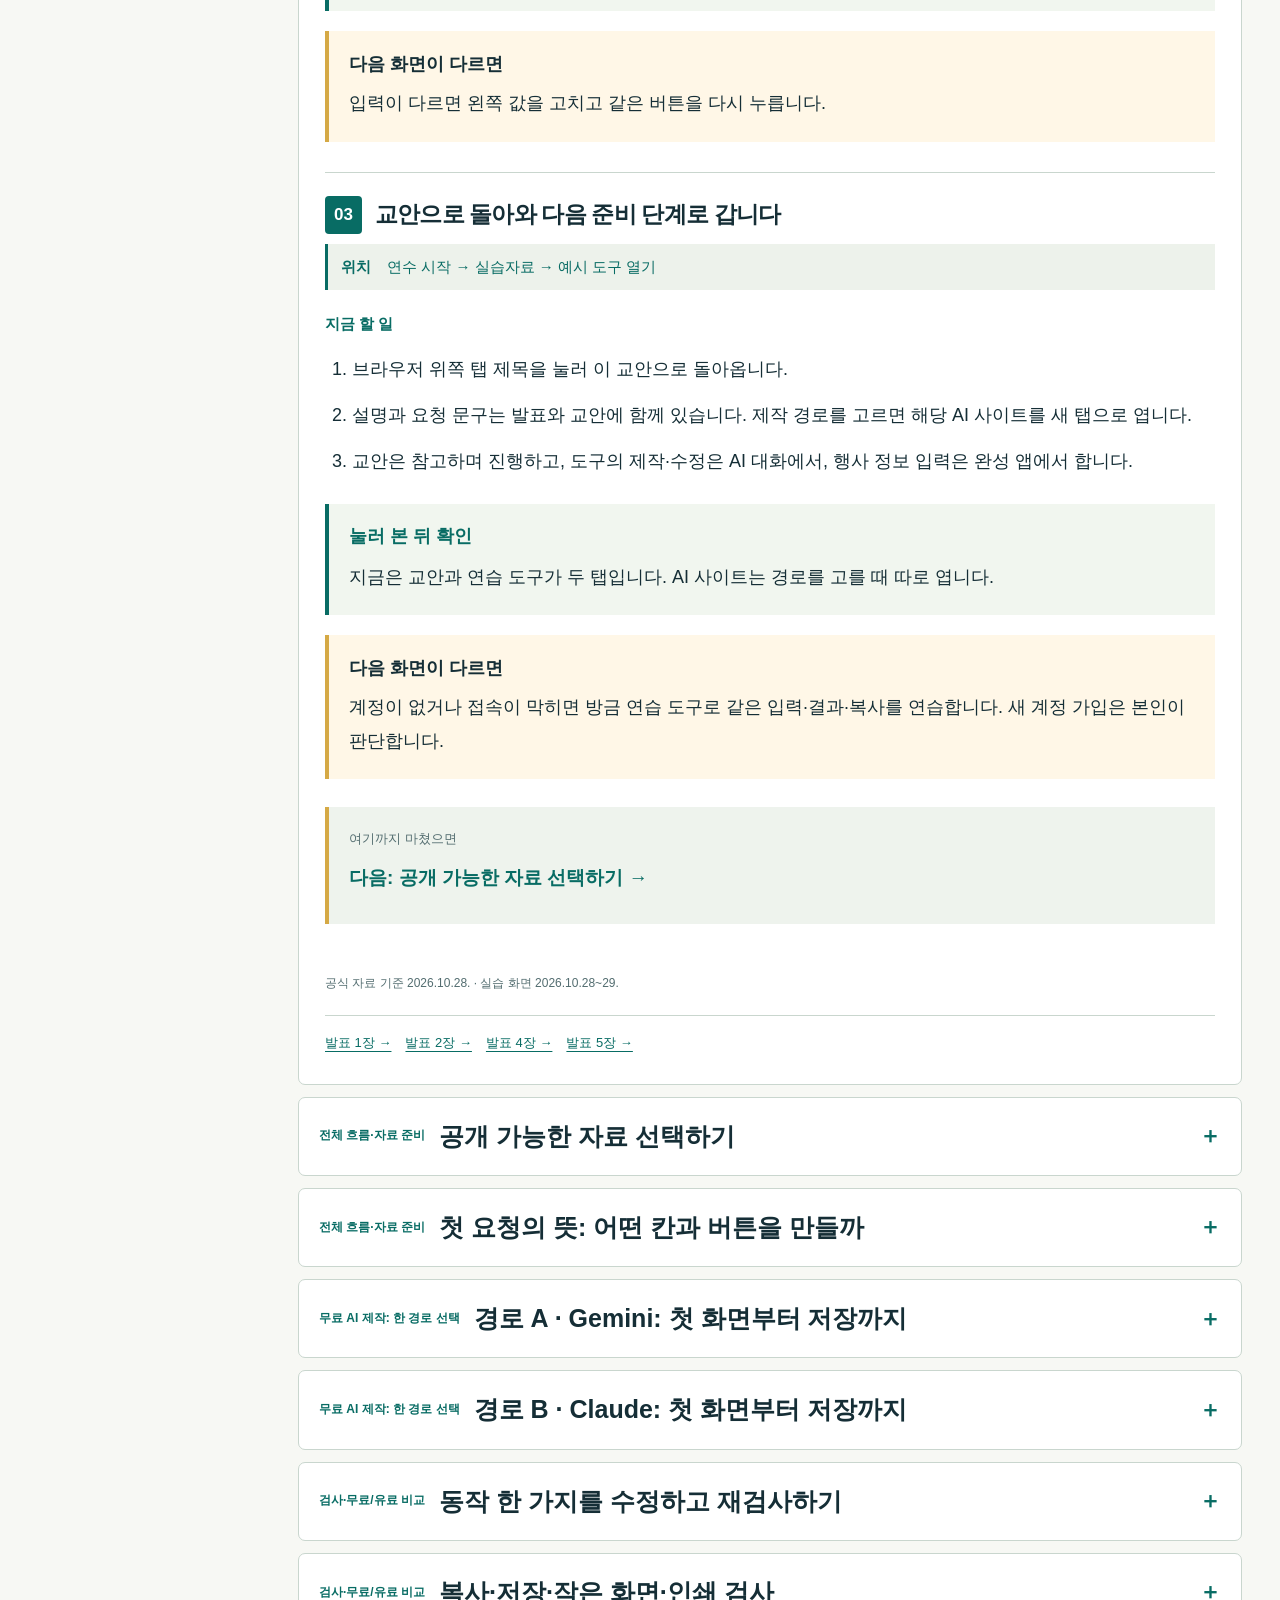
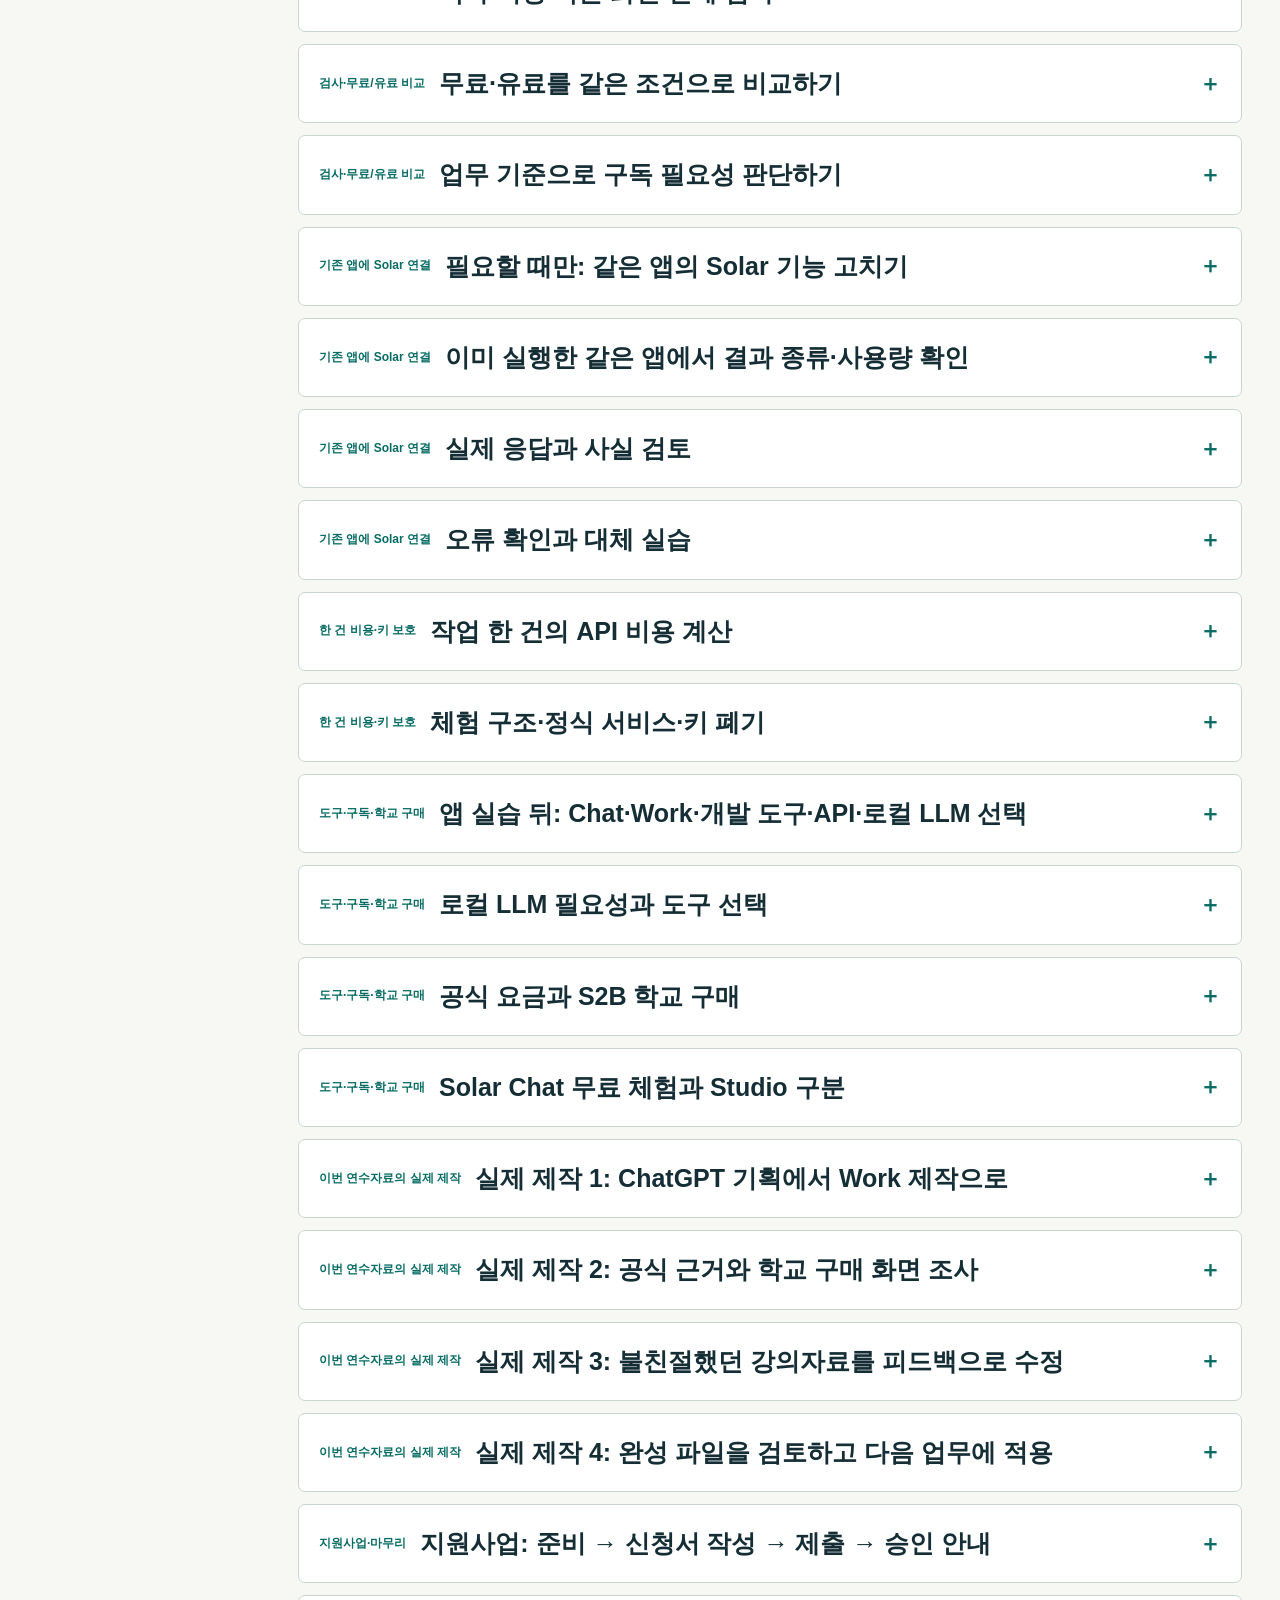
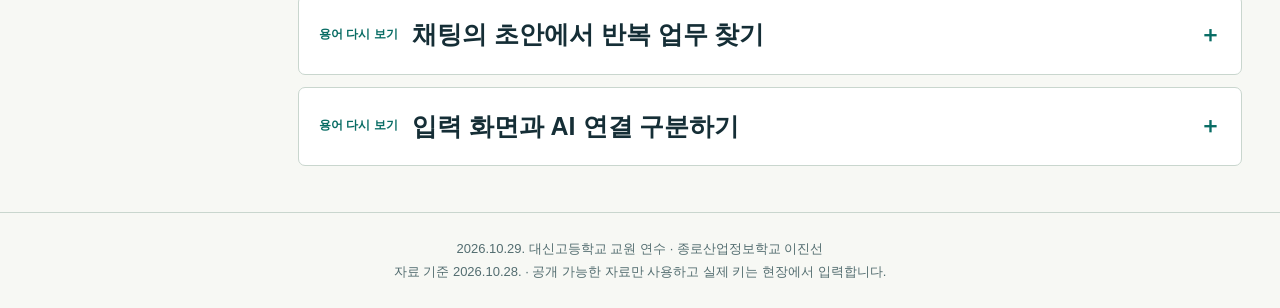
<file: guide.html>
<!doctype html><html lang="ko"><head><meta charset="utf-8"><meta name="viewport" content="width=device-width,initial-scale=1"><title>상세 실습교안 · 대신고 2026</title><link rel="icon" href="data:,"><link rel="stylesheet" href="assets/reference-style.css"><link rel="stylesheet" href="assets/course.css?v=course44-oneapp1"></head><body ><a class="skip" href="#main">본문으로 이동</a><header class="site-header"><a class="brand" href="index.html">대신고 · AI 업무 도구</a><nav aria-label="주 메뉴"><a href="index.html">시작</a><a href="slides.html">발표</a><a href="selfstudy.html">혼자 시작</a><a href="guide.html" aria-current="page">상세 교안</a><a href="practice/index.html">실습자료</a><a href="resources.html">참고자료</a><button data-print>인쇄</button></nav></header><div class="guide-layout"><aside class="guide-rail"><h2>전체 연수 순서</h2><p class="rail-hint">앱 제작 → AI 연결 → 비용·선택 → 실제 강의자료 제작 사례</p><nav aria-label="교안 학습 순서"><a class="chapter-link" href="#g01"><b>1</b>전체 흐름·자료 준비</a><a class="chapter-link" href="#g06"><b>2</b>무료 AI 제작: 한 경로 선택</a><a class="chapter-link" href="#g08"><b>3</b>검사·무료/유료 비교</a><a class="chapter-link" href="#g12"><b>4</b>기존 앱에 Solar 연결</a><a class="chapter-link" href="#g16"><b>5</b>한 건 비용·키 보호</a><a class="chapter-link" href="#g18"><b>6</b>도구·구독·학교 구매</a><a class="chapter-link" href="#g22"><b>7</b>이번 연수자료의 실제 제작</a><a class="chapter-link" href="#g26"><b>8</b>지원사업·마무리</a><a class="chapter-link" href="#g02"><b>9</b>용어 다시 보기</a></nav><div class="route-rail"><a href="#g06">A · Gemini 경로</a><a href="#g07">B · Claude 경로</a></div></aside><main class="guide-main" id="main"><h1>만들고 연결한 뒤, 내 업무에 맞게 선택합니다</h1><p class="lead">무료 AI 제작 → Solar 연결 → 비용·보호 → 도구·구독 선택 → 이번 연수자료를 만든 실제 과정</p><div class="guide-intro-map"><div class="scope-map"><section><small>12~37분 · 만들고 비교</small><h2>무료 AI로 첫 도구</h2><p>입력 화면 제작·수정<br>무료·유료 동일 과제 비교</p></section><section><small>37~58분 · 연결과 책임</small><h2>Solar · 비용 · 키</h2><p>기존 앱에 AI 연결<br>한 건 비용·노출 위험</p></section><section><small>58~74분 · 업무에 맞게 선택</small><h2>도구와 구독 판단</h2><p>Chat·Work·개발 도구·API·로컬<br>공식 요금·S2B·Solar Chat</p></section><section><small>74~90분 · 실제 사례로 확장</small><h2>이번 연수자료 제작</h2><p>대화로 기획 → Work로 제작<br>조사·실패·수정·검토·지원사업</p></section></div></div><h2>앱 제작 다음에 이어지는 내용</h2><nav class="scope-links" aria-label="앱 제작 뒤 이어지는 강의"><a href="guide.html#g12"><small>37~51분</small><strong>앞서 실행한 앱의 응답 검토 →</strong></a><a href="guide.html#g16"><small>51~58분</small><strong>한 건 비용과 키 보호 →</strong></a><a href="guide.html#g18"><small>58~66분</small><strong>Chat·Work·개발 도구·API·로컬 LLM →</strong></a><a href="guide.html#g20"><small>66~74분</small><strong>공식 구독·S2B·Solar Chat →</strong></a><a href="guide.html#g22"><small>74~87분</small><strong>이번 강의자료의 실제 제작 과정 →</strong></a><a href="guide.html#g26"><small>87~90분</small><strong>지원사업과 다음 업무 →</strong></a></nav><p>각 그림은 해당 사이트의 전체 화면입니다. 먼저 그림 위의 사이트와 들어오는 순서를 읽고, 번호로 표시한 위치를 누르세요. 확대는 글자를 읽기 위한 보조 기능입니다.</p><div class="guide-tools"><label for="guide-search">필요할 때만 검색</label><input id="guide-search" type="search" placeholder="예: Canvas, 파일 저장, 키"><div class="actions"><span id="guide-result" role="status">전체 26항목</span><button id="guide-expand">모두 펼치기</button><button id="guide-collapse">모두 접기</button><button data-print>전체 인쇄</button></div></div><details class="guide-section" id="g01" open><summary><small>전체 흐름·자료 준비</small>전체 강의: 만들기·연결·선택·실제 업무 제작</summary><div class="guide-detail"><p>행사명·일시·장소·대상·준비물을 넣어 안내문을 만드는 도구를 만들고, 같은 화면에 AI 문장 생성 기능을 더합니다.</p><p>첫 실습의 예제는 행사 안내문 도구입니다. 아래에서 완성 모습을 한 번 눌러 본 뒤 한 AI 경로로 제작합니다. 앱 실습을 마치면 교안 16의 비용, 18의 도구 선택, 20의 구매, 22의 실제 강의자료 제작 사례로 이어집니다.</p><p>실습 중에는 교안 탭·AI 제작 대화·만든 앱의 세 화면을 구분합니다.</p><p>요청 문구는 발표와 교안에 함께 실었습니다. 입력할 위치와 보낸 뒤의 확인 결과를 각 단계에서 안내합니다.</p><div class="browser-basics"><section><small>여는 프로그램</small><h2>브라우저 = Chrome · Edge</h2><p>인터넷 주소를 열거나 .html 파일을 여는 프로그램입니다.</p></section><div class="tab-diagram"><div><b>탭 1 · 이 교안</b><p>설명 읽기·문구 복사</p></div><span>위쪽 탭 제목을 눌러 이동</span><div><b>탭 2 · Gemini 또는 Claude</b><p>만들어 달라고 대화<br>↓<br><strong>그 안에서 완성 앱 열기</strong></p></div></div><p class="diagram-label">역할을 설명하는 그림입니다. 실제 메뉴 위치는 다음 전체 화면에서 봅니다.</p></div><div class="study-preparation"><h3>지금 준비할 것</h3><p>Chrome 또는 Edge(브라우저). 탭은 브라우저 위쪽에 나란히 열린 페이지입니다. 먼저 로그인 없이 제공 연습 도구를 눌러 봅니다.</p><h3>여기서 끝낼 일</h3><p>전체 강의가 어디까지 이어지는지 알고, 첫 실습의 교안·AI 대화·만든 앱을 구분합니다.</p></div><div class="actions"><a class="button-link" href="practice/app.html" target="_blank" rel="noopener">예비 도구 열기 ↗</a><span>내 앱이 열리지 않을 때만 사용 · 별도 완성 예제</span></div><section class="study-step" id="g01-step1"><div class="step-heading"><span>01</span><h3>완성 예제를 열고 왼쪽에 세 항목을 넣습니다</h3></div><p class="step-location"><b>위치</b> 연수 시작 → 실습자료 → 예시 도구 열기</p><figure class="whole-picture guide-whole"><div class="screen-location"><strong>제공 연습 도구 · 입력과 결과</strong><a href="practice/app.html" target="_blank" rel="noopener">도구 새 탭으로 열기 ↗</a></div><p class="screen-arrival">연수 시작 → 실습자료 → 예시 도구 열기. 행사 정보를 입력하고 안내문 만들기·예시를 누른 뒤 화면 위로 올라온 실제 모습입니다.</p><div class="whole-viewport" style="--ratio:1.517978"><button class="whole-canvas" data-picture data-detail="assets/whole-screens/app-result-top-r8.webp" data-context="assets/whole-screens/app-result-top-r8.webp" data-picture-title="제공 연습 도구 · 입력과 결과 · 제공 연습 도구 · 입력과 결과" data-start-view="context"><img src="assets/whole-screens/app-result-top-r8.webp" alt="제공 연습 도구 · 입력과 결과 전체 화면. 제공 연습 도구 · 입력과 결과" loading="eager"><span class="screen-mark" style="left:8.586%;top:37.640%;width:40.192%;height:54.157%"><b>1</b></span><span class="screen-mark" style="left:50.333%;top:42.697%;width:39.970%;height:43.371%"><b>2</b></span><span class="screen-mark" style="left:50.333%;top:90.000%;width:16.284%;height:5.843%"><b>3</b></span><span class="whole-enlarge">전체 화면 크게 보기 ↗</span></button></div><div class="screen-legend"><span><b>1</b> 입력할 항목</span><span><b>2</b> 검토할 결과</span><span><b>3</b> 복사·인쇄</span></div></figure><div class="action-instructions"><strong>지금 할 일</strong><ol class="action-list"><li>이 교안의 행사 안내문 연습 도구 열기 링크를 누릅니다. 새 탭에 흰 화면이 열립니다.</li><li>왼쪽 행사명에 교원 AI 도구 나눔, 대상에 희망 교원, 준비물에 노트북을 씁니다. 날짜·시간·장소는 비웁니다. 준비물 칸은 조금 아래로 내리면 보입니다.</li></ol></div><div class="expected"><strong>눌러 본 뒤 확인</strong><p>왼쪽에 행사 정보 입력칸이, 오른쪽에 검토할 결과가 보입니다. 예시 버튼을 누르면 새 결과로 갱신됩니다.</p></div></section><section class="study-step" id="g01-step2"><div class="step-heading"><span>02</span><h3>입력칸 아래의 버튼을 누르고 결과를 읽습니다</h3></div><p class="step-location"><b>위치</b> 연수 시작 → 실습자료 → 예시 도구 열기</p><figure class="whole-picture guide-whole"><div class="screen-location"><strong>연수자료의 연습 도구</strong><a href="practice/app.html" target="_blank" rel="noopener">도구 새 탭으로 열기 ↗</a></div><p class="screen-arrival">같은 연습 도구에서 아래로 내린 화면입니다. 왼쪽 입력칸 맨 아래에 실행 버튼이 있습니다.</p><div class="whole-viewport" style="--ratio:1.777632"><button class="whole-canvas" data-picture data-detail="assets/whole-screens/app-run.webp" data-context="assets/whole-screens/app-run.webp" data-picture-title="연수자료의 연습 도구 · 연수자료의 연습 도구" data-start-view="context"><img src="assets/whole-screens/app-run.webp" alt="연수자료의 연습 도구 전체 화면. 연수자료의 연습 도구" loading="eager"><span class="screen-mark" style="left:8.512%;top:48.421%;width:13.472%;height:6.316%"><b>1</b></span><span class="whole-enlarge">전체 화면 크게 보기 ↗</span></button></div><div class="screen-legend"><span><b>1</b> 안내문 만들기·예시</span></div><figcaption class="screen-next">다음 동작: 위로 올려 오른쪽 결과를 읽습니다.</figcaption></figure><div class="action-instructions"><strong>지금 할 일</strong><ol class="action-list"><li>같은 화면을 아래로 내려 왼쪽 입력칸 맨 아래의 안내문 만들기·예시를 찾습니다.</li><li>그 버튼을 한 번 누릅니다. 이 예시는 AI에 접속하지 않습니다.</li><li>위로 조금 올려 오른쪽 안내문을 읽습니다. 행사명·대상·준비물은 내 입력과 같고 날짜·장소는 확인 필요여야 합니다.</li></ol></div><div class="expected"><strong>눌러 본 뒤 확인</strong><p>입력한 사실로 안내문 한 건이 만들어집니다.</p></div><div class="troubleshoot"><strong>다음 화면이 다르면</strong><p>입력이 다르면 왼쪽 값을 고치고 같은 버튼을 다시 누릅니다.</p></div></section><section class="study-step" id="g01-step3"><div class="step-heading"><span>03</span><h3>교안으로 돌아와 다음 준비 단계로 갑니다</h3></div><p class="step-location"><b>위치</b> 연수 시작 → 실습자료 → 예시 도구 열기</p><div class="action-instructions"><strong>지금 할 일</strong><ol class="action-list"><li>브라우저 위쪽 탭 제목을 눌러 이 교안으로 돌아옵니다.</li><li>설명과 요청 문구는 발표와 교안에 함께 있습니다. 제작 경로를 고르면 해당 AI 사이트를 새 탭으로 엽니다.</li><li>교안은 참고하며 진행하고, 도구의 제작·수정은 AI 대화에서, 행사 정보 입력은 완성 앱에서 합니다.</li></ol></div><div class="expected"><strong>눌러 본 뒤 확인</strong><p>지금은 교안과 연습 도구가 두 탭입니다. AI 사이트는 경로를 고를 때 따로 엽니다.</p></div><div class="troubleshoot"><strong>다음 화면이 다르면</strong><p>계정이 없거나 접속이 막히면 방금 연습 도구로 같은 입력·결과·복사를 연습합니다. 새 계정 가입은 본인이 판단합니다.</p></div></section><div class="next-learning"><small>여기까지 마쳤으면</small><a href="#g04">다음: 공개 가능한 자료 선택하기 →</a></div><div class="guide-sources">공식 자료 기준 2026.10.28. · 실습 화면 2026.10.28~29.</div><nav class="cross-links" aria-label="관련 자료"><a href="slides.html#1">발표 1장 →</a><a href="slides.html#2">발표 2장 →</a><a href="slides.html#4">발표 4장 →</a><a href="slides.html#5">발표 5장 →</a></nav></div></details><details class="guide-section" id="g04"><summary><small>전체 흐름·자료 준비</small>공개 가능한 자료 선택하기</summary><div class="guide-detail"><p>내 업무자료 또는 학교알리미의 대신고 공개자료를 사용할 수 있습니다. 첫 실습에서 자료 찾기가 어렵다면 가상 행사 정보를 그대로 쓰면 됩니다.</p><p>오늘의 공통 입력은 행사명: 교원 AI 도구 나눔 / 대상: 희망 교원 / 준비물: 노트북입니다. 실제 학교 일정은 넣지 않았으므로 날짜·시간·장소는 비워 둡니다.</p><div class="study-preparation"><h3>지금 준비할 것</h3><p>학교알리미 링크 또는 본인이 공개 가능하다고 판단한 업무자료. 자료가 없으면 가상 연습자료 TXT.</p><h3>여기서 끝낼 일</h3><p>원문 제목·연도·출처와 사용할 범위를 기록합니다.</p></div><section class="study-step" id="g04-step1"><div class="step-heading"><span>01</span><h3>학교명과 공시연도를 먼저 확인합니다</h3></div><p class="step-location"><b>위치</b> 공통 가상 자료 또는 학교알리미 대신고 공개자료</p><figure class="whole-picture guide-whole"><div class="screen-location"><strong>학교알리미</strong><a href="https://www.schoolinfo.go.kr/ei/ss/Pneiss_b01_s0.do?SHL_IDF_CD=856240f4-4a72-44c6-a032-3230ad66b9ea" target="_blank" rel="noopener">www.schoolinfo.go.kr · 이 화면 열기 ↗</a></div><p class="screen-arrival">연수자료의 학교알리미 링크 → 대신고등학교 페이지입니다.</p><div class="whole-viewport" style="--ratio:1.799735"><button class="whole-canvas" data-picture data-detail="assets/lesson-images/school-home-detail.webp" data-context="assets/whole-screens/school-home.webp" data-picture-title="학교알리미 · 학교명·학교 정보와 공시연도를 먼저 확인합니다." data-start-view="context"><img src="assets/whole-screens/school-home.webp" alt="학교알리미 전체 화면. 학교명·학교 정보와 공시연도를 먼저 확인합니다." loading="eager"><span class="whole-enlarge">전체 화면 크게 보기 ↗</span></button></div></figure><div class="action-instructions"><strong>지금 할 일</strong><ol class="action-list"><li>학교알리미 링크를 열면 보이는 학교명이 대신고등학교인지 확인합니다.</li><li>아래로 내려 공시정보의 연도를 2026년으로 확인합니다. 가상 자료를 쓴다면 이 조회는 건너뛰어도 됩니다.</li></ol></div><div class="expected"><strong>눌러 본 뒤 확인</strong><p>다른 학교나 다른 연도의 자료를 고르지 않습니다.</p></div></section><section class="study-step" id="g04-step2"><div class="step-heading"><span>02</span><h3>필요한 공개 문서만 엽니다</h3></div><p class="step-location"><b>위치</b> 공통 가상 자료 또는 학교알리미 대신고 공개자료</p><figure class="whole-picture guide-whole"><div class="screen-location"><strong>학교알리미</strong><a href="https://www.schoolinfo.go.kr/ei/ss/Pneiss_b01_s0.do?SHL_IDF_CD=856240f4-4a72-44c6-a032-3230ad66b9ea" target="_blank" rel="noopener">www.schoolinfo.go.kr · 이 화면 열기 ↗</a></div><p class="screen-arrival">대신고 학교알리미 → 페이지 아래 공시정보 → 교육활동입니다.</p><div class="whole-viewport" style="--ratio:1.799735"><button class="whole-canvas" data-picture data-detail="assets/lesson-images/school-files-detail.webp" data-context="assets/whole-screens/school-files.webp" data-picture-title="학교알리미 · 문서 제목과 공시년월을 확인한 뒤 필요한 자료를 엽니다." data-start-view="context"><img src="assets/whole-screens/school-files.webp" alt="학교알리미 전체 화면. 문서 제목과 공시년월을 확인한 뒤 필요한 자료를 엽니다." loading="eager"><span class="screen-mark" style="left:11.054%;top:27.851%;width:77.377%;height:31.830%"><b>1</b></span><span class="screen-mark" style="left:11.054%;top:67.639%;width:77.377%;height:31.830%"><b>2</b></span><span class="whole-enlarge">전체 화면 크게 보기 ↗</span></button></div><div class="screen-legend"><span><b>1</b> 공시정보·교육활동</span><span><b>2</b> 문서 목록</span></div></figure><div class="action-instructions"><strong>지금 할 일</strong><ol class="action-list"><li>교육활동에서 학교교육과정 편성·운영 및 평가에 관한 사항을 누릅니다.</li><li>연간학사일정 또는 계획서의 문서 제목·공시년월을 확인하고 미리보기를 엽니다.</li><li>일정 확인 도구라면 일정에 필요한 공개 부분, 수업 준비 도구라면 공개 가능한 준비 항목만 선택합니다.</li><li>문서가 열리면 필요한 일정·준비 항목만 확인합니다. 이름·연락처·학생별 기록·비공개 문항·정답·배점은 외부 AI에 보내지 않습니다.</li></ol></div><div class="expected"><strong>눌러 본 뒤 확인</strong><p>자료의 제목·연도·필요한 항목을 기록할 수 있습니다.</p></div><div class="troubleshoot"><strong>다음 화면이 다르면</strong><p>파일이 열리지 않거나 필요한 부분을 찾지 못하면 가상 TXT로 전환합니다. 읽지 못한 문서 내용을 추측해 입력하지 않습니다.</p></div></section><div class="next-learning"><small>여기까지 마쳤으면</small><a href="#g05">다음: 첫 요청의 뜻: 어떤 칸과 버튼을 만들까 →</a></div><div class="guide-sources">공식 근거 · <a href="https://www.schoolinfo.go.kr/ei/ss/Pneiss_b01_s0.do?SHL_IDF_CD=856240f4-4a72-44c6-a032-3230ad66b9ea" target="_blank" rel="noopener">학교알리미 대신고 공개자료 ↗</a></div><nav class="cross-links" aria-label="관련 자료"><a href="slides.html#6">발표 6장 →</a></nav></div></details><details class="guide-section" id="g05"><summary><small>전체 흐름·자료 준비</small>첫 요청의 뜻: 어떤 칸과 버튼을 만들까</summary><div class="guide-detail"><p>프롬프트는 AI에게 보내는 요청 문구입니다. 바이브코딩은 원하는 화면과 동작을 말로 요청하고, 실제로 눌러 보며 고치는 방식입니다.</p><p>“안내문 한 편”을 달라고 하면 글이 나옵니다. “입력칸과 만들기·복사·인쇄 버튼이 있는 도구”를 달라고 하면 다시 쓸 화면을 만들 수 있습니다.</p><p>아래 세 줄로 업무를 정하고 Gemini 또는 Claude 한 경로만 고릅니다. 실제 붙여 넣을 첫 요청은 각 경로 안에 있습니다.</p><div class="study-preparation"><h3>지금 준비할 것</h3><p>위에 적힌 가상 행사 정보 세 가지. 아직 AI 사이트를 열지 않아도 됩니다.</p><h3>여기서 끝낼 일</h3><p>첫 도구의 입력·버튼·결과를 정하고 Gemini 또는 Claude 한 경로를 선택합니다.</p></div><section class="study-step" id="g05-step1"><div class="step-heading"><span>01</span><h3>입력과 결과를 세 줄로 정합니다</h3></div><p class="step-location"><b>위치</b> 업무 정의 → 제작 경로 선택</p><div class="action-instructions"><strong>지금 할 일</strong><ol class="action-list"><li>누가: 행사 안내문을 작성하는 교사.</li><li>넣을 값: 행사명·날짜·시간·장소·대상·준비물.</li><li>얻을 결과: 빈칸은 확인 필요로 남고 복사·인쇄할 수 있는 안내문.</li></ol></div><div class="expected"><strong>눌러 본 뒤 확인</strong><p>무엇을 바꾸어 넣고 어떤 결과를 받을지 알 수 있습니다.</p></div></section><div class="next-learning"><h3>한 경로만 골라 시작하세요</h3><a href="#g06">A · Gemini로 만들기 →</a><a href="#g07">B · Claude로 만들기 →</a></div><div class="guide-sources">공식 근거 · <a href="https://support.google.com/gemini/answer/16047321?hl=ko" target="_blank" rel="noopener">Gemini Canvas 공식 도움말 ↗</a> · <a href="https://support.claude.com/en/articles/17153992-what-are-artifacts-and-how-do-i-use-them" target="_blank" rel="noopener">Claude Artifacts 공식 도움말 ↗</a></div><nav class="cross-links" aria-label="관련 자료"><a href="slides.html#7">발표 7장 →</a><a href="slides.html#8">발표 8장 →</a><a href="slides.html#9">발표 9장 →</a></nav></div></details><details class="guide-section" id="g06"><summary><small>무료 AI 제작: 한 경로 선택</small>경로 A · Gemini: 첫 화면부터 저장까지</summary><div class="guide-detail"><p>Gemini Canvas에서 행사 안내문 앱을 만듭니다. 첫 요청부터 예시와 Solar 기능을 함께 포함하고, 같은 앱에서 키를 넣어 한 번 시험합니다.</p><p>앱마다 배치·버튼 이름은 조금 다를 수 있습니다. 기능이 없으면 새 사이트로 이동하지 않고 같은 제작 대화에 수정 요청을 보냅니다.</p><div class="study-preparation"><h3>지금 준비할 것</h3><p>이 교안을 첫 탭에, https://gemini.google.com/ 을 두 번째 탭에 엽니다. 학교 계정은 관리자 설정에 따라 메뉴가 제한될 수 있습니다.</p><h3>여기서 끝낼 일</h3><p>첫 화면의 +부터 Canvas 앱 입력·결과·저장까지 한 대화에서 진행합니다.</p></div><div class="actions"><a class="button-link" href="https://gemini.google.com/" target="_blank" rel="noopener">Gemini 새 탭으로 열기 ↗</a><span>이 교안 탭은 닫지 않습니다.</span></div><section class="study-step" id="g06-step1"><div class="step-heading"><span>01</span><h3>Gemini 첫 화면의 입력창을 찾습니다</h3></div><p class="step-location"><b>위치</b> Gemini 첫 화면</p><figure class="whole-picture guide-whole"><div class="screen-location"><strong>Gemini</strong><a href="https://gemini.google.com/" target="_blank" rel="noopener">gemini.google.com · 이 화면 열기 ↗</a></div><p class="screen-arrival">새 탭에서 Gemini 주소 열기 → 로그인. 아직 요청을 보내지 않은 첫 화면입니다.</p><div class="whole-viewport" style="--ratio:1.861300"><button class="whole-canvas" data-picture data-detail="assets/lesson-images/gemini-start-detail.webp" data-context="assets/whole-screens/gemini-start.webp" data-picture-title="Gemini · 대화 입력창과 왼쪽 + 버튼이 시작 위치입니다." data-start-view="context"><img src="assets/whole-screens/gemini-start.webp" alt="Gemini 전체 화면. 대화 입력창과 왼쪽 + 버튼이 시작 위치입니다." loading="eager"><span class="screen-mark" style="left:34.810%;top:47.721%;width:2.189%;height:4.559%"><b>1</b></span><span class="whole-enlarge">전체 화면 크게 보기 ↗</span></button></div><div class="screen-legend"><span><b>1</b> + 버튼</span></div><figcaption class="screen-next">다음 모습: 입력창 아래 도구 목록이 열립니다.</figcaption></figure><div class="action-instructions"><strong>지금 할 일</strong><ol class="action-list"><li>Gemini 열기 링크를 누르고 본인 Google 계정으로 로그인합니다.</li><li>전체 화면 가운데 무엇을 도와드릴까요 아래의 입력창을 찾습니다.</li><li>그 입력창 왼쪽의 +를 누릅니다. 아래 그림의 번호와 같은 위치입니다.</li></ol></div><div class="expected"><strong>눌러 본 뒤 확인</strong><p>입력창 아래에 도구 목록이 열립니다.</p></div><div class="troubleshoot"><strong>다음 화면이 다르면</strong><p>다른 화면이면 왼쪽 새 채팅을 눌러 첫 화면으로 이동합니다. 접근이 막히면 Claude 또는 연습 도구를 선택합니다.</p></div></section><section class="study-step" id="g06-step2"><div class="step-heading"><span>02</span><h3>도구 목록에서 Canvas를 선택합니다</h3></div><p class="step-location"><b>위치</b> Gemini → 입력창 왼쪽 +</p><figure class="whole-picture guide-whole"><div class="screen-location"><strong>Gemini</strong><a href="https://gemini.google.com/" target="_blank" rel="noopener">gemini.google.com · 이 화면 열기 ↗</a></div><p class="screen-arrival">Gemini → 가운데 입력창 왼쪽 +. 아래는 목록에 Canvas가 직접 보이는 화면입니다.</p><div class="whole-viewport" style="--ratio:1.861300"><button class="whole-canvas" data-picture data-detail="assets/lesson-images/gemini-canvas-detail.webp" data-context="assets/whole-screens/gemini-canvas.webp" data-picture-title="Gemini · Canvas가 바로 보이면 선택합니다. 안 보이면 도구 더보기에서 찾습니다." data-start-view="context"><img src="assets/whole-screens/gemini-canvas.webp" alt="Gemini 전체 화면. Canvas가 바로 보이면 선택합니다. 안 보이면 도구 더보기에서 찾습니다." loading="eager"><span class="screen-mark" style="left:35.435%;top:75.655%;width:12.507%;height:4.074%"><b>1</b></span><span class="whole-enlarge">전체 화면 크게 보기 ↗</span></button></div><div class="screen-legend"><span><b>1</b> Canvas</span></div><figcaption class="screen-next">다음 모습: 요청 입력창에 Canvas 선택 표시가 붙습니다.</figcaption></figure><div class="action-instructions"><strong>지금 할 일</strong><ol class="action-list"><li>바로 앞 단계의 +를 눌러 열린 목록에서 Canvas를 누릅니다.</li><li>Canvas가 첫 목록에 없을 때만 도구 더보기를 열어 찾습니다.</li><li>입력창에 Canvas 표시가 붙었는지 확인합니다.</li></ol></div><div class="expected"><strong>눌러 본 뒤 확인</strong><p>다음 요청을 Canvas 작업으로 보낼 준비가 됩니다.</p></div><div class="troubleshoot"><strong>다음 화면이 다르면</strong><p>Canvas가 없으면 계정 제한과 사용량 안내를 확인합니다. 보안 설정을 바꾸지 않고 다른 경로로 이동합니다.</p></div></section><section class="study-step" id="g06-step3"><div class="step-heading"><span>03</span><h3>요청 문구를 Gemini 대화창에 보냅니다</h3></div><p class="step-location"><b>위치</b> Gemini → Canvas가 선택된 입력창</p><figure class="whole-picture guide-whole"><div class="screen-location"><strong>Gemini</strong><a href="https://gemini.google.com/" target="_blank" rel="noopener">gemini.google.com · 이 화면 열기 ↗</a></div><p class="screen-arrival">Gemini → + → Canvas 선택 → 같은 입력창에 첫 요청을 붙여 넣었습니다.</p><div class="whole-viewport" style="--ratio:1.861300"><button class="whole-canvas" data-picture data-detail="assets/lesson-images/gemini-prompt-detail.webp" data-context="assets/whole-screens/gemini-prompt.webp" data-picture-title="Gemini · Canvas 선택 표시를 확인하고 요청을 붙여 넣은 뒤 보내기 화살표를 누릅니다." data-start-view="context"><img src="assets/whole-screens/gemini-prompt.webp" alt="Gemini 전체 화면. Canvas 선택 표시를 확인하고 요청을 붙여 넣은 뒤 보내기 화살표를 누릅니다." loading="eager"><span class="screen-mark" style="left:33.872%;top:46.072%;width:35.435%;height:25.218%"><b>1</b></span><span class="screen-mark" style="left:67.223%;top:64.985%;width:1.980%;height:4.268%"><b>2</b></span><span class="whole-enlarge">전체 화면 크게 보기 ↗</span></button></div><div class="screen-legend"><span><b>1</b> 요청을 쓰는 곳</span><span><b>2</b> 보내기</span></div><figcaption class="screen-next">다음 모습: AI의 답변과 Canvas 결과물이 나타납니다.</figcaption></figure><div class="action-instructions"><strong>지금 할 일</strong><ol class="action-list"><li>발표 12장의 문구 또는 아래 문구를 Gemini의 가운데 입력창에 입력합니다.</li><li>복사 버튼 → Gemini 입력창 클릭 → Ctrl+V로 붙여 넣는 방법도 사용할 수 있습니다.</li><li>내용을 읽고 오른쪽 보내기 화살표를 한 번 누릅니다. 답변 중 ‘대답 생성 중지’가 보이면 아직 만드는 중입니다. 다시 보내지 않습니다.</li></ol></div><div class="prompt"><pre id="prompt-g06-3">교사의 행사 안내문 웹앱을 Gemini Canvas로 만들어 줘.
입력: 행사명·날짜와 시간·장소·대상·준비물. 만들기·복사·초기화·인쇄 버튼.
처음부터 ‘예시/Solar’ 선택, 가려진 API 키 입력칸, ‘Solar 실행’·‘키 지우기’를 넣어 줘.
예시는 입력값 조합, Solar는 입력한 행사 정보로 안내문 생성. 빈 날짜·장소는 ‘확인 필요’.
Solar 모델 solar-pro4, 주소 https://api.upstage.ai/v1/chat/completions 를 사용해 줘.
키는 완성 앱에서 입력하고 인증에만 써. 저장·URL·결과·로그에 넣지 마.
Solar 실행을 누를 때만 1회 호출하고, 실제 응답 표시·사용량·쉬운 오류 안내를 보여 줘.
연결 실패 시 예시로 돌아가게 해 줘. 백엔드 없이 단일 HTML·모바일을 지원해 줘.</pre><button data-copy="prompt-g06-3" data-copy-feedback="선택한 AI 대화창에 붙여 넣으세요.">요청 문구 복사</button></div><div class="expected"><strong>눌러 본 뒤 확인</strong><p>답변과 함께 만든 앱을 여는 Canvas가 나타납니다.</p></div></section><section class="study-step" id="g06-step4"><div class="step-heading"><span>04</span><h3>생성된 앱을 미리보기로 엽니다</h3></div><p class="step-location"><b>위치</b> Gemini 답변 → Canvas → 미리보기</p><figure class="whole-picture guide-whole"><div class="screen-location"><strong>Gemini Canvas</strong><a href="https://gemini.google.com/" target="_blank" rel="noopener">gemini.google.com · 이 화면 열기 ↗</a></div><p class="screen-arrival">Gemini 답변의 Canvas → 미리보기 → 화면을 넓힌 정상 앱 화면입니다.</p><div class="whole-viewport" style="--ratio:1.740000"><button class="whole-canvas" data-picture data-detail="assets/whole-screens/gemini-preview.webp" data-context="assets/whole-screens/gemini-preview.webp" data-picture-title="Gemini Canvas · Gemini Canvas" data-start-view="context"><img src="assets/whole-screens/gemini-preview.webp" alt="Gemini Canvas 전체 화면. Gemini Canvas" loading="eager"><span class="screen-mark" style="left:68.966%;top:1.556%;width:6.641%;height:4.889%"><b>1</b></span><span class="screen-mark" style="left:4.981%;top:42.222%;width:44.061%;height:54.222%"><b>2</b></span><span class="screen-mark" style="left:53.384%;top:44.000%;width:40.102%;height:49.778%"><b>3</b></span><span class="whole-enlarge">전체 화면 크게 보기 ↗</span></button></div><div class="screen-legend"><span><b>1</b> 미리보기 선택 상태</span><span><b>2</b> 입력하는 곳</span><span><b>3</b> 안내문 결과</span></div><figcaption class="screen-next">완료 기준: 미리보기에서 왼쪽 입력칸·오른쪽 안내문이 보입니다.</figcaption></figure><div class="action-instructions"><strong>지금 할 일</strong><ol class="action-list"><li>답변에 나타난 Canvas 위쪽에서 미리보기를 선택합니다. 화면이 작으면 전체 화면 버튼으로 넓힙니다.</li><li>아래는 넓힌 뒤의 정상 화면입니다. 미리보기 선택 상태와 왼쪽 입력칸·오른쪽 안내문을 확인합니다.</li><li>입력칸이 보이면 다음 단계에서 가상 행사 정보를 넣습니다. 회색 로딩이나 빈 화면만 보이면 같은 대화에 증상을 알립니다.</li></ol></div><div class="expected"><strong>눌러 본 뒤 확인</strong><p>AI와 대화하는 창에서, AI가 만든 앱을 사용하는 화면으로 이동했습니다.</p></div><div class="troubleshoot"><strong>다음 화면이 다르면</strong><p>답변 생성이 끝나도 회색 화면만 남으면 전체 화면 왼쪽 위 ←로 돌아와 같은 대화에 “입력칸이 보이지 않는 빈 화면이다. 외부 라이브러리 없는 HTML 파일 하나로 고쳐 줘”라고 한 번 요청합니다. 그래도 비거나 내보내기가 회색이면 이 교안의 행사 안내문 연습 도구로 이동해 같은 검사를 계속합니다. 화면이 비는 원인은 이 모습만으로 확정하지 않습니다.</p></div></section><section class="study-step" id="g06-step5"><div class="step-heading"><span>05</span><h3>세 항목을 입력하고 빈칸 결과를 읽습니다</h3></div><p class="step-location"><b>위치</b> 생성된 앱의 행사 정보 입력칸</p><figure class="whole-picture guide-whole"><div class="screen-location"><strong>Gemini</strong><a href="https://gemini.google.com/" target="_blank" rel="noopener">gemini.google.com · 이 화면 열기 ↗</a></div><p class="screen-arrival">Gemini가 만든 Canvas 앱 → 미리보기 → 전체 화면으로 넓힌 상태입니다.</p><div class="whole-viewport" style="--ratio:1.740000"><button class="whole-canvas" data-picture data-detail="assets/lesson-images/gemini-app-result-detail.webp" data-context="assets/whole-screens/gemini-app-result.webp" data-picture-title="Gemini · 결과의 날짜·장소가 확인 필요로 남는지 읽습니다." data-start-view="context"><img src="assets/whole-screens/gemini-app-result.webp" alt="Gemini 전체 화면. 결과의 날짜·장소가 확인 필요로 남는지 읽습니다." loading="eager"><span class="screen-mark" style="left:4.981%;top:42.222%;width:44.061%;height:54.222%"><b>1</b></span><span class="screen-mark" style="left:53.384%;top:51.556%;width:40.102%;height:35.111%"><b>2</b></span><span class="whole-enlarge">전체 화면 크게 보기 ↗</span></button></div><div class="screen-legend"><span><b>1</b> 입력값</span><span><b>2</b> 결과를 읽는 곳</span></div></figure><div class="action-instructions"><strong>지금 할 일</strong><ol class="action-list"><li>행사명: 교원 AI 도구 나눔 / 대상: 희망 교원 / 준비물: 노트북. 날짜·시간과 장소의 예시 값은 지웁니다.</li><li>앱의 안내문 만들기를 누릅니다. 입력과 동시에 결과가 바뀌는 앱은 바로 결과를 읽습니다.</li><li>행사명·대상·준비물은 입력과 같고, 날짜·장소는 확인 필요로 표시되는지 봅니다.</li></ol></div><div class="expected"><strong>눌러 본 뒤 확인</strong><p>세 입력은 같고, 날짜·장소는 확인 필요로 남습니다.</p></div></section><section class="study-step" id="g06-step6"><div class="step-heading"><span>06</span><h3>같은 앱에 키를 붙여 넣고 Solar를 한 번 실행합니다</h3></div><p class="step-location"><b>위치</b> Gemini Canvas → 방금 만든 앱의 예시/Solar·키 입력·실행 영역</p><div class="action-instructions"><strong>지금 할 일</strong><ol class="action-list"><li>이 교안의 아래 연수용 키 복사를 누릅니다.</li><li>방금 만든 앱에서 Solar를 선택하고, API 키 입력칸을 클릭해 Ctrl+V로 붙여 넣습니다.</li><li>가상 행사 정보인지 확인하고 Solar 실행을 한 번 누릅니다. 기다리는 동안 다시 누르지 않습니다.</li><li>실제 응답 표시와 행사명·대상·준비물, 날짜·장소의 확인 필요를 읽습니다. 사용량이 제공되면 기록합니다.</li><li>성공하면 추가 호출 없이 결과 검토로 넘어갑니다. 연결 실패는 예시로 전환하고 오류 안내만 기록합니다.</li></ol></div><div class="own-app-map"><p class="map-kicker">내 Canvas·Artifact 앱 · 기능 위치 길잡이</p><h2>앞에서 만든 같은 앱</h2><div class="map-fields"><b>① 행사 정보</b><p>교원 AI 도구 나눔 / 희망 교원 / 노트북<br>날짜·장소는 빈칸</p></div><div class="map-fields"><b>② 예시 / Solar → Solar</b><p>가려진 API 키 입력칸 → 붙여 넣기<br>Solar 실행 → 한 번 누르기</p></div><div class="map-fields"><b>③ 결과와 사용량</b><p>실제 응답인가? 입력 사실과 같은가?<br>사용량이 제공되는가?</p></div><small>실제 화면 캡처가 아닌 기능 안내 그림입니다.<br>앱마다 배치는 달라도 같은 기능을 찾습니다.</small></div><section class="training-key" aria-label="연수용 API 키"><button type="button" data-training-key-copy>연수용 키 복사</button><p data-training-key-status role="status">복사 후 앱의 API 키 입력칸에 붙여 넣으세요. 배포 종료: 오늘 19:00</p></section><div class="expected"><strong>눌러 본 뒤 확인</strong><p>같은 앱에서 실제 Solar 응답 또는 오류 안내가 나타납니다. 예시 결과와 실제 응답을 구분합니다.</p></div><div class="troubleshoot"><strong>다음 화면이 다르면</strong><p>키 입력칸이 없으면 같은 제작 대화에 “현재 앱에 예시/Solar 선택·가려진 키 입력·Solar 실행·키 지우기를 추가해 줘”라고 요청합니다. 계속 안 되면 교안 15의 예비 경로를 사용합니다.</p></div></section><section class="study-step" id="g06-step7"><div class="step-heading"><span>07</span><h3>문제가 있으면 같은 대화로 돌아갑니다</h3></div><p class="step-location"><b>위치</b> 원래 Gemini 제작 대화</p><figure class="whole-picture guide-whole"><div class="screen-location"><strong>Gemini</strong><a href="https://gemini.google.com/" target="_blank" rel="noopener">gemini.google.com · 이 화면 열기 ↗</a></div><p class="screen-arrival">만들던 Gemini 대화로 돌아온 상태입니다. 새 채팅을 만들지 않습니다.</p><div class="whole-viewport" style="--ratio:1.800525"><button class="whole-canvas" data-picture data-detail="assets/lesson-images/gemini-revise-detail.webp" data-context="assets/whole-screens/gemini-revise.webp" data-picture-title="Gemini · 같은 대화에서 관찰한 문제와 원하는 동작을 함께 적습니다." data-start-view="context"><img src="assets/whole-screens/gemini-revise.webp" alt="Gemini 전체 화면. 같은 대화에서 관찰한 문제와 원하는 동작을 함께 적습니다." loading="eager"><span class="screen-mark" style="left:20.044%;top:62.336%;width:57.580%;height:28.871%"><b>1</b></span><span class="whole-enlarge">전체 화면 크게 보기 ↗</span></button></div><div class="screen-legend"><span><b>1</b> 수정 요청 입력창</span></div></figure><div class="action-instructions"><strong>지금 할 일</strong><ol class="action-list"><li>전체 화면을 접거나 오른쪽 아래 Gemini에게 물어보기를 눌러 제작 대화로 돌아갑니다.</li><li>아래 수정 문구를 현재 문제에 맞게 바꾸어 보냅니다. 새 채팅을 만들지 않습니다.</li><li>같은 앱을 다시 열고 직전 입력으로 같은 문제가 고쳐졌는지 봅니다.</li></ol></div><div class="prompt"><pre id="prompt-g06-7">지금 만든 행사 안내문 도구를 수정해 줘.
장소를 비워 두면 결과에 ‘장소: 확인 필요’가 나오게 해 줘.
날짜·시간과 장소가 바뀌면 새 결과에 정확히 반영되어야 해.
‘준비물’이 없는 경우 준비물을 추측해서 추가하지 마.
결과 복사 버튼에 성공 또는 실패 안내를 넣고, 모바일에서 가로로 잘리지 않게 해 줘.
이전 기능은 유지하고 내가 확인할 테스트 3가지를 알려 줘.</pre><button data-copy="prompt-g06-7" data-copy-feedback="선택한 AI 대화창에 붙여 넣으세요.">요청 문구 복사</button></div><div class="expected"><strong>눌러 본 뒤 확인</strong><p>문제 한 가지를 고치고 입력·복사 등 기존 기능이 남아 있는지 확인합니다.</p></div></section><section class="study-step" id="g06-step8"><div class="step-heading"><span>08</span><h3>HTML 파일로 받아 다시 엽니다</h3></div><p class="step-location"><b>위치</b> Canvas 위쪽 내보내기 → 코드 다운로드</p><figure class="whole-picture guide-whole"><div class="screen-location"><strong>Gemini</strong><a href="https://gemini.google.com/" target="_blank" rel="noopener">gemini.google.com · 이 화면 열기 ↗</a></div><p class="screen-arrival">Gemini Canvas 앱 위쪽 → 내보내기를 누른 상태입니다.</p><div class="whole-viewport" style="--ratio:1.800525"><button class="whole-canvas" data-picture data-detail="assets/lesson-images/gemini-export-detail.webp" data-context="assets/whole-screens/gemini-export.webp" data-picture-title="Gemini · 앱 위쪽 내보내기 → 코드 다운로드를 확인합니다." data-start-view="context"><img src="assets/whole-screens/gemini-export.webp" alt="Gemini 전체 화면. 앱 위쪽 내보내기 → 코드 다운로드를 확인합니다." loading="eager"><span class="screen-mark" style="left:65.598%;top:0.000%;width:22.595%;height:21.654%"><b>1</b></span><span class="whole-enlarge">전체 화면 크게 보기 ↗</span></button></div><div class="screen-legend"><span><b>1</b> 내보내기 메뉴</span></div></figure><div class="action-instructions"><strong>지금 할 일</strong><ol class="action-list"><li>Canvas 앱 위쪽 내보내기를 누르고 코드 다운로드를 선택합니다.</li><li>Chrome/Edge에서 Ctrl+J를 눌러 받은 파일을 찾습니다. 끝이 .html인지 확인합니다.</li><li>파일을 열어 행사명을 바꾸고 결과·복사를 다시 시험합니다. 결과 인쇄도 미리보기에서 확인합니다.</li></ol></div><div class="expected"><strong>눌러 본 뒤 확인</strong><p>대화 밖에서도 다시 열 수 있는 도구 파일이 생깁니다.</p></div><div class="troubleshoot"><strong>다음 화면이 다르면</strong><p>내보내기가 회색이면 아직 다운로드할 수 없는 상태입니다. 생성 완료 뒤에도 그대로면 연습 도구로 계속하고 파일 저장은 미완료로 적습니다. 코드를 직접 편집할 필요는 없습니다.</p></div></section><div class="next-learning"><small>여기까지 마쳤으면</small><a href="#g08">다음: 동작 한 가지를 수정하고 재검사하기 →</a></div><div class="guide-sources">공식 근거 · <a href="https://gemini.google.com/" target="_blank" rel="noopener">Gemini 접속 ↗</a> · <a href="https://support.google.com/gemini/answer/16047321?hl=ko" target="_blank" rel="noopener">Gemini Canvas 공식 도움말 ↗</a></div><nav class="cross-links" aria-label="관련 자료"><a href="slides.html#10">발표 10장 →</a><a href="slides.html#11">발표 11장 →</a><a href="slides.html#12">발표 12장 →</a><a href="slides.html#13">발표 13장 →</a><a href="slides.html#14">발표 14장 →</a></nav></div></details><details class="guide-section" id="g07"><summary><small>무료 AI 제작: 한 경로 선택</small>경로 B · Claude: 첫 화면부터 저장까지</summary><div class="guide-detail"><p>Claude Artifact에서 행사 안내문 앱을 만듭니다. 첫 요청부터 예시와 Solar 기능을 함께 포함하고, 같은 앱에서 키를 넣어 한 번 시험합니다.</p><p>앱마다 배치·버튼 이름은 조금 다를 수 있습니다. 기능이 없으면 새 사이트로 이동하지 않고 같은 제작 대화에 수정 요청을 보냅니다.</p><div class="study-preparation"><h3>지금 준비할 것</h3><p>교안을 첫 탭에, https://claude.ai/ 를 두 번째 탭에 엽니다. 별도 Claude Code 설치는 없습니다.</p><h3>여기서 끝낼 일</h3><p>새 채팅의 요청 → 앱 카드 → 오른쪽 앱 → 입력·결과 → 파일 저장을 이어서 진행합니다.</p></div><div class="actions"><a class="button-link" href="https://claude.ai/" target="_blank" rel="noopener">Claude 새 탭으로 열기 ↗</a><span>이 교안 탭은 닫지 않습니다.</span></div><section class="study-step" id="g07-step1"><div class="step-heading"><span>01</span><h3>Claude 새 채팅의 큰 입력창을 찾습니다</h3></div><p class="step-location"><b>위치</b> Claude 첫 화면의 새 대화</p><figure class="whole-picture guide-whole"><div class="screen-location"><strong>Claude</strong><a href="https://claude.ai/" target="_blank" rel="noopener">claude.ai · 이 화면 열기 ↗</a></div><p class="screen-arrival">새 탭에서 Claude 주소 열기 → 로그인. 새 채팅 화면입니다.</p><div class="whole-viewport" style="--ratio:1.861300"><button class="whole-canvas" data-picture data-detail="assets/whole-screens/claude-home.webp" data-context="assets/whole-screens/claude-home.webp" data-picture-title="Claude · Claude" data-start-view="context"><img src="assets/whole-screens/claude-home.webp" alt="Claude 전체 화면. Claude" loading="eager"><span class="screen-mark" style="left:32.830%;top:37.827%;width:34.393%;height:11.154%"><b>1</b></span><span class="whole-enlarge">전체 화면 크게 보기 ↗</span></button></div><div class="screen-legend"><span><b>1</b> 첫 요청 입력창</span></div></figure><div class="action-instructions"><strong>지금 할 일</strong><ol class="action-list"><li>Claude 열기를 눌러 새 탭에서 로그인합니다.</li><li>첫 화면 가운데 큰 입력창을 찾습니다. 아래 그림은 요청을 쓰기 전의 전체 화면입니다.</li></ol></div><div class="expected"><strong>눌러 본 뒤 확인</strong><p>요청을 쓸 위치를 찾았습니다.</p></div><div class="troubleshoot"><strong>다음 화면이 다르면</strong><p>이전 대화가 열렸다면 새 채팅으로 이동합니다. 무료 한도에 막히면 연습 도구로 진행합니다.</p></div></section><section class="study-step" id="g07-step2"><div class="step-heading"><span>02</span><h3>웹앱 Artifact 제작 요청을 보냅니다</h3></div><p class="step-location"><b>위치</b> Claude 가운데 대화 입력창</p><figure class="whole-picture guide-whole"><div class="screen-location"><strong>Claude</strong><a href="https://claude.ai/" target="_blank" rel="noopener">claude.ai · 이 화면 열기 ↗</a></div><p class="screen-arrival">Claude 새 채팅 → 가운데 입력창에 웹앱 제작 요청을 붙여 넣었습니다.</p><div class="whole-viewport" style="--ratio:1.861300"><button class="whole-canvas" data-picture data-detail="assets/lesson-images/claude-prompt-detail.webp" data-context="assets/whole-screens/claude-prompt.webp" data-picture-title="Claude · 웹앱 Artifact로 만들고, 입력·버튼·빈칸 처리를 함께 요청합니다." data-start-view="context"><img src="assets/whole-screens/claude-prompt.webp" alt="Claude 전체 화면. 웹앱 Artifact로 만들고, 입력·버튼·빈칸 처리를 함께 요청합니다." loading="eager"><span class="screen-mark" style="left:32.830%;top:38.312%;width:34.393%;height:14.064%"><b>1</b></span><span class="screen-mark" style="left:64.878%;top:47.527%;width:2.084%;height:4.074%"><b>2</b></span><span class="whole-enlarge">전체 화면 크게 보기 ↗</span></button></div><div class="screen-legend"><span><b>1</b> 요청을 쓰는 곳</span><span><b>2</b> 보내기</span></div><figcaption class="screen-next">다음 모습: 답변 안에 만든 결과의 카드가 나타납니다.</figcaption></figure><div class="action-instructions"><strong>지금 할 일</strong><ol class="action-list"><li>발표 15장 또는 아래 문구를 Claude 가운데 큰 입력창에 입력합니다.</li><li>복사 버튼과 Ctrl+V로 붙여 넣는 방법도 사용할 수 있습니다. 웹앱 Artifact 제작 조건이 포함된 요청입니다.</li><li>입력창 오른쪽 위쪽 화살표를 눌러 보냅니다.</li></ol></div><div class="prompt"><pre id="prompt-g07-2">교사의 행사 안내문 웹앱을 조작할 수 있는 Claude Artifact로 만들어 줘.
입력: 행사명·날짜와 시간·장소·대상·준비물. 만들기·복사·초기화·인쇄 버튼.
처음부터 ‘예시/Solar’ 선택, 가려진 API 키 입력칸, ‘Solar 실행’·‘키 지우기’를 넣어 줘.
예시는 입력값 조합, Solar는 입력한 행사 정보로 안내문 생성. 빈 날짜·장소는 ‘확인 필요’.
Solar 모델 solar-pro4, 주소 https://api.upstage.ai/v1/chat/completions 를 사용해 줘.
키는 완성 앱에서 입력하고 인증에만 써. 저장·URL·결과·로그에 넣지 마.
Solar 실행을 누를 때만 1회 호출하고, 실제 응답 표시·사용량·쉬운 오류 안내를 보여 줘.
연결 실패 시 예시로 돌아가게 해 줘. 백엔드 없이 단일 HTML·모바일을 지원해 줘.</pre><button data-copy="prompt-g07-2" data-copy-feedback="선택한 AI 대화창에 붙여 넣으세요.">요청 문구 복사</button></div><div class="expected"><strong>눌러 본 뒤 확인</strong><p>응답에 만들어진 앱을 여는 카드가 생깁니다.</p></div></section><section class="study-step" id="g07-step3"><div class="step-heading"><span>03</span><h3>응답 안의 앱 카드를 엽니다</h3></div><p class="step-location"><b>위치</b> Claude 응답의 앱 카드</p><figure class="whole-picture guide-whole"><div class="screen-location"><strong>Claude</strong><a href="https://claude.ai/" target="_blank" rel="noopener">claude.ai · 이 화면 열기 ↗</a></div><p class="screen-arrival">Claude에 요청을 보낸 뒤 응답 안에 앱 카드가 나타난 화면입니다.</p><div class="whole-viewport" style="--ratio:1.861300"><button class="whole-canvas" data-picture data-detail="assets/lesson-images/claude-card-detail.webp" data-context="assets/whole-screens/claude-card.webp" data-picture-title="Claude · 대화에 나타난 교사용 행사 안내문 도구 카드를 누르면 앱이 열립니다." data-start-view="context"><img src="assets/whole-screens/claude-card.webp" alt="Claude 전체 화면. 대화에 나타난 교사용 행사 안내문 도구 카드를 누르면 앱이 열립니다." loading="eager"><span class="screen-mark" style="left:30.745%;top:50.921%;width:27.619%;height:7.274%"><b>1</b></span><span class="whole-enlarge">전체 화면 크게 보기 ↗</span></button></div><div class="screen-legend"><span><b>1</b> 앱을 여는 카드</span></div><figcaption class="screen-next">다음 모습: 왼쪽 대화와 오른쪽 앱이 함께 보입니다.</figcaption></figure><div class="action-instructions"><strong>지금 할 일</strong><ol class="action-list"><li>완료 답변 안에서 교사용 행사 안내문 도구 같은 결과 카드를 찾습니다.</li><li>그 카드를 누릅니다. 카드 이름은 만든 결과에 따라 달라도 됩니다.</li><li>아티팩트 카드와 코드·HTML 파일 카드가 함께 나올 수도 있습니다. 앱을 쓸 때는 아티팩트 카드, 파일을 받을 때는 HTML 파일 카드를 고릅니다.</li></ol></div><div class="expected"><strong>눌러 본 뒤 확인</strong><p>같은 탭의 오른쪽에 앱 영역이 열립니다.</p></div><div class="troubleshoot"><strong>다음 화면이 다르면</strong><p>로딩 오류면 생성이 끝난 뒤 다시 열어 봅니다. 계속 열리지 않으면 연습 도구로 같은 검사를 합니다.</p></div></section><section class="study-step" id="g07-step4"><div class="step-heading"><span>04</span><h3>오른쪽 앱 입력칸에 가상 정보를 넣습니다</h3></div><p class="step-location"><b>위치</b> 오른쪽 앱의 입력칸</p><figure class="whole-picture guide-whole"><div class="screen-location"><strong>Claude</strong><a href="https://claude.ai/" target="_blank" rel="noopener">claude.ai · 이 화면 열기 ↗</a></div><p class="screen-arrival">Claude 응답의 앱 카드를 눌렀습니다. 왼쪽은 대화, 오른쪽은 만들어진 앱입니다.</p><div class="whole-viewport" style="--ratio:1.677262"><button class="whole-canvas" data-picture data-detail="assets/lesson-images/claude-form-detail.webp" data-context="assets/whole-screens/claude-form.webp" data-picture-title="Claude · 대화에서 만든 앱의 입력칸입니다. 행사명과 날짜·시간·장소를 확인합니다." data-start-view="context"><img src="assets/whole-screens/claude-form.webp" alt="Claude 전체 화면. 대화에서 만든 앱의 입력칸입니다. 행사명과 날짜·시간·장소를 확인합니다." loading="eager"><span class="screen-mark" style="left:1.093%;top:5.501%;width:29.519%;height:92.910%"><b>1</b></span><span class="screen-mark" style="left:39.359%;top:6.724%;width:51.749%;height:91.076%"><b>2</b></span><span class="whole-enlarge">전체 화면 크게 보기 ↗</span></button></div><div class="screen-legend"><span><b>1</b> AI와 대화하는 곳</span><span><b>2</b> 만든 앱을 쓰는 곳</span></div><figcaption class="screen-next">다음 동작: 오른쪽 앱 안에서 입력하고 실행합니다.</figcaption></figure><div class="action-instructions"><strong>지금 할 일</strong><ol class="action-list"><li>오른쪽 앱의 행사명에 교원 AI 도구 나눔, 대상에 희망 교원, 준비물에 노트북을 입력합니다.</li><li>날짜·시간과 장소의 예시 값은 지워 빈칸으로 둡니다.</li></ol></div><div class="expected"><strong>눌러 본 뒤 확인</strong><p>오른쪽 앱의 입력값이 준비됩니다.</p></div></section><section class="study-step" id="g07-step5"><div class="step-heading"><span>05</span><h3>앱의 버튼을 눌러 안내문을 읽습니다</h3></div><p class="step-location"><b>위치</b> 오른쪽 앱의 안내문 만들기·결과 복사</p><figure class="whole-picture guide-whole"><div class="screen-location"><strong>Claude</strong><a href="https://claude.ai/" target="_blank" rel="noopener">claude.ai · 이 화면 열기 ↗</a></div><p class="screen-arrival">오른쪽 앱의 안내문 만들기를 누른 뒤 아래로 내려온 화면입니다.</p><div class="whole-viewport" style="--ratio:1.677262"><button class="whole-canvas" data-picture data-detail="assets/lesson-images/claude-result-detail.webp" data-context="assets/whole-screens/claude-result.webp" data-picture-title="Claude · 행사명·대상·준비물과 날짜·시간·장소의 확인 필요 표시를 읽습니다." data-start-view="context"><img src="assets/whole-screens/claude-result.webp" alt="Claude 전체 화면. 행사명·대상·준비물과 날짜·시간·장소의 확인 필요 표시를 읽습니다." loading="eager"><span class="screen-mark" style="left:39.723%;top:41.565%;width:50.656%;height:40.954%"><b>1</b></span><span class="screen-mark" style="left:40.087%;top:83.130%;width:7.289%;height:6.724%"><b>2</b></span><span class="whole-enlarge">전체 화면 크게 보기 ↗</span></button></div><div class="screen-legend"><span><b>1</b> 생성된 안내문</span><span><b>2</b> 결과 복사</span></div></figure><div class="action-instructions"><strong>지금 할 일</strong><ol class="action-list"><li>앱 안을 아래로 내려 안내문 만들기를 누른 뒤 생성된 결과를 읽습니다.</li><li>행사명·대상·준비물은 입력과 같고 날짜·장소는 확인 필요인지 확인합니다.</li><li>결과 복사 → Windows 시작 버튼 → 메모장 검색·열기 → 빈 문서에서 Ctrl+V 순서로 옮깁니다.</li></ol></div><div class="expected"><strong>눌러 본 뒤 확인</strong><p>입력한 사실이 유지되고 결과를 다른 문서로 옮길 수 있습니다.</p></div><div class="troubleshoot"><strong>다음 화면이 다르면</strong><p>복사 완료 안내만으로 끝내지 말고 실제 붙여 넣은 글을 읽습니다. 안 되면 결과를 직접 선택해 Ctrl+C로 복사합니다.</p></div></section><section class="study-step" id="g07-step6"><div class="step-heading"><span>06</span><h3>같은 앱에 키를 붙여 넣고 Solar를 한 번 실행합니다</h3></div><p class="step-location"><b>위치</b> Claude Artifact → 방금 만든 앱의 예시/Solar·키 입력·실행 영역</p><div class="action-instructions"><strong>지금 할 일</strong><ol class="action-list"><li>이 교안의 아래 연수용 키 복사를 누릅니다.</li><li>방금 만든 앱에서 Solar를 선택하고, API 키 입력칸을 클릭해 Ctrl+V로 붙여 넣습니다.</li><li>가상 행사 정보인지 확인하고 Solar 실행을 한 번 누릅니다. 기다리는 동안 다시 누르지 않습니다.</li><li>실제 응답 표시와 행사명·대상·준비물, 날짜·장소의 확인 필요를 읽습니다. 사용량이 제공되면 기록합니다.</li><li>성공하면 추가 호출 없이 결과 검토로 넘어갑니다. 연결 실패는 예시로 전환하고 오류 안내만 기록합니다.</li></ol></div><div class="own-app-map"><p class="map-kicker">내 Canvas·Artifact 앱 · 기능 위치 길잡이</p><h2>앞에서 만든 같은 앱</h2><div class="map-fields"><b>① 행사 정보</b><p>교원 AI 도구 나눔 / 희망 교원 / 노트북<br>날짜·장소는 빈칸</p></div><div class="map-fields"><b>② 예시 / Solar → Solar</b><p>가려진 API 키 입력칸 → 붙여 넣기<br>Solar 실행 → 한 번 누르기</p></div><div class="map-fields"><b>③ 결과와 사용량</b><p>실제 응답인가? 입력 사실과 같은가?<br>사용량이 제공되는가?</p></div><small>실제 화면 캡처가 아닌 기능 안내 그림입니다.<br>앱마다 배치는 달라도 같은 기능을 찾습니다.</small></div><section class="training-key" aria-label="연수용 API 키"><button type="button" data-training-key-copy>연수용 키 복사</button><p data-training-key-status role="status">복사 후 앱의 API 키 입력칸에 붙여 넣으세요. 배포 종료: 오늘 19:00</p></section><div class="expected"><strong>눌러 본 뒤 확인</strong><p>같은 앱에서 실제 Solar 응답 또는 오류 안내가 나타납니다. 예시 결과와 실제 응답을 구분합니다.</p></div><div class="troubleshoot"><strong>다음 화면이 다르면</strong><p>키 입력칸이 없으면 같은 제작 대화에 “현재 앱에 예시/Solar 선택·가려진 키 입력·Solar 실행·키 지우기를 추가해 줘”라고 요청합니다. 계속 안 되면 교안 15의 예비 경로를 사용합니다.</p></div></section><section class="study-step" id="g07-step7"><div class="step-heading"><span>07</span><h3>도구를 고칠 때는 왼쪽 아래 대화창을 씁니다</h3></div><p class="step-location"><b>위치</b> 왼쪽 아래 Claude 대화창</p><figure class="whole-picture guide-whole"><div class="screen-location"><strong>Claude</strong><a href="https://claude.ai/" target="_blank" rel="noopener">claude.ai · 이 화면 열기 ↗</a></div><p class="screen-arrival">Claude에서 앱 카드를 연 전체 화면입니다. 수정할 때는 왼쪽 아래 대화 입력창으로 돌아갑니다.</p><div class="whole-viewport" style="--ratio:1.677262"><button class="whole-canvas" data-picture data-detail="assets/whole-screens/claude-revise.webp" data-context="assets/whole-screens/claude-revise.webp" data-picture-title="Claude · Claude" data-start-view="context"><img src="assets/whole-screens/claude-revise.webp" alt="Claude 전체 화면. Claude" loading="eager"><span class="screen-mark" style="left:1.093%;top:86.797%;width:29.519%;height:7.946%"><b>1</b></span><span class="whole-enlarge">전체 화면 크게 보기 ↗</span></button></div><div class="screen-legend"><span><b>1</b> 수정 요청 입력창</span></div></figure><div class="action-instructions"><strong>지금 할 일</strong><ol class="action-list"><li>앱 입력칸이 아니라 왼쪽 아래 AI 대화창을 누릅니다.</li><li>아래 수정 문구를 현재 증상에 맞게 바꾸어 보냅니다.</li><li>오른쪽 앱을 다시 열고 같은 가상 입력으로 확인합니다.</li></ol></div><div class="prompt"><pre id="prompt-g07-7">지금 만든 행사 안내문 도구를 수정해 줘.
장소를 비워 두면 결과에 ‘장소: 확인 필요’가 나오게 해 줘.
날짜·시간과 장소가 바뀌면 새 결과에 정확히 반영되어야 해.
‘준비물’이 없는 경우 준비물을 추측해서 추가하지 마.
결과 복사 버튼에 성공 또는 실패 안내를 넣고, 모바일에서 가로로 잘리지 않게 해 줘.
이전 기능은 유지하고 내가 확인할 테스트 3가지를 알려 줘.</pre><button data-copy="prompt-g07-7" data-copy-feedback="선택한 AI 대화창에 붙여 넣으세요.">요청 문구 복사</button></div><div class="expected"><strong>눌러 본 뒤 확인</strong><p>수정 요청과 업무 정보 입력의 위치를 구분합니다.</p></div></section><section class="study-step" id="g07-step8"><div class="step-heading"><span>08</span><h3>HTML 저장 메뉴를 찾아 파일을 받습니다</h3></div><p class="step-location"><b>위치</b> 오른쪽 앱·HTML 파일 카드의 저장 메뉴</p><figure class="whole-picture guide-whole"><div class="screen-location"><strong>Claude · HTML 파일 저장 메뉴</strong><a href="https://claude.ai/" target="_blank" rel="noopener">claude.ai · 이 화면 열기 ↗</a></div><p class="screen-arrival">Claude 답변의 코드·HTML 파일 카드 → 오른쪽 HTML 미리보기 → 위쪽 복사 옆 ∨(더 많은 옵션)을 누른 실제 화면입니다.</p><div class="whole-viewport" style="--ratio:0.983573"><button class="whole-canvas" data-picture data-detail="assets/whole-screens/claude-html-menu.webp" data-context="assets/whole-screens/claude-html-menu.webp" data-picture-title="Claude · HTML 파일 저장 메뉴 · Claude · HTML 파일 저장 메뉴" data-start-view="context"><img src="assets/whole-screens/claude-html-menu.webp" alt="Claude · HTML 파일 저장 메뉴 전체 화면. Claude · HTML 파일 저장 메뉴" loading="eager"><span class="screen-mark" style="left:85.491%;top:0.308%;width:4.175%;height:3.696%"><b>1</b></span><span class="screen-mark" style="left:69.729%;top:4.312%;width:19.520%;height:4.312%"><b>2</b></span><span class="whole-enlarge">전체 화면 크게 보기 ↗</span></button></div><div class="screen-legend"><span><b>1</b> 파일 미리보기의 더 많은 옵션</span><span><b>2</b> HTML 다운로드</span></div></figure><div class="action-instructions"><strong>지금 할 일</strong><ol class="action-list"><li>오른쪽 앱 위에 내보내기가 있으면 내보내기 → HTML을 선택합니다.</li><li>아래처럼 HTML 파일 미리보기가 열린 경우에는 오른쪽 위 복사 옆의 ∨(더 많은 옵션) → HTML 형식으로 다운로드를 선택합니다. 아티팩트 게시는 누르지 않습니다.</li><li>Ctrl+J에서 다운로드 완료된 .html 파일을 찾습니다. 파일 이름을 눌러 열고 입력·만들기·복사·인쇄를 다시 확인합니다.</li></ol></div><div class="expected"><strong>눌러 본 뒤 확인</strong><p>대화 밖에서 다시 열 수 있는 도구가 남습니다.</p></div><div class="troubleshoot"><strong>다음 화면이 다르면</strong><p>다운로드 메뉴를 눌렀다는 것만으로 저장 완료는 아닙니다. 받은 파일이 확인되지 않으면 앱 또는 제공 연습 도구로 검사를 계속하고 저장·다시 열기는 미완료로 기록합니다.</p></div></section><div class="next-learning"><small>여기까지 마쳤으면</small><a href="#g08">다음: 동작 한 가지를 수정하고 재검사하기 →</a></div><div class="guide-sources">공식 근거 · <a href="https://claude.ai/" target="_blank" rel="noopener">Claude 접속 ↗</a> · <a href="https://support.claude.com/en/articles/17153992-what-are-artifacts-and-how-do-i-use-them" target="_blank" rel="noopener">Claude Artifacts 공식 도움말 ↗</a></div><nav class="cross-links" aria-label="관련 자료"><a href="slides.html#15">발표 15장 →</a><a href="slides.html#16">발표 16장 →</a><a href="slides.html#17">발표 17장 →</a><a href="slides.html#18">발표 18장 →</a></nav></div></details><details class="guide-section" id="g08"><summary><small>검사·무료/유료 비교</small>동작 한 가지를 수정하고 재검사하기</summary><div class="guide-detail"><p>이제 새 기능을 늘리기 전에 방금 만든 도구의 문제 한 가지를 고칩니다. 현재 잘못된 결과와 원하는 결과를 함께 말합니다.</p><div class="study-preparation"><h3>지금 준비할 것</h3><p>처음 만든 대화와 앱, 실패한 입력값 한 가지. 실제 키나 개인정보가 없는 상태.</p><h3>여기서 끝낼 일</h3><p>수정 전 문제·수정 요청·다시 시험한 결과를 남깁니다.</p></div><section class="study-step" id="g08-step1"><div class="step-heading"><span>01</span><h3>같은 대화에 수정 요청을 보냅니다</h3></div><p class="step-location"><b>위치</b> 처음 도구를 만든 AI 대화 → 수정 → 같은 앱에서 재검사</p><div data-route-scene="gemini"><figure class="whole-picture guide-whole"><div class="screen-location"><strong>Gemini</strong><a href="https://gemini.google.com/" target="_blank" rel="noopener">gemini.google.com · 이 화면 열기 ↗</a></div><p class="screen-arrival">만들던 Gemini 대화로 돌아온 상태입니다. 새 채팅을 만들지 않습니다.</p><div class="whole-viewport" style="--ratio:1.800525"><button class="whole-canvas" data-picture data-detail="assets/lesson-images/gemini-revise-detail.webp" data-context="assets/whole-screens/gemini-revise.webp" data-picture-title="Gemini · 같은 대화에서 관찰한 문제와 원하는 동작을 함께 적습니다." data-start-view="context"><img src="assets/whole-screens/gemini-revise.webp" alt="Gemini 전체 화면. 같은 대화에서 관찰한 문제와 원하는 동작을 함께 적습니다." loading="eager"><span class="screen-mark" style="left:20.044%;top:62.336%;width:57.580%;height:28.871%"><b>1</b></span><span class="whole-enlarge">전체 화면 크게 보기 ↗</span></button></div><div class="screen-legend"><span><b>1</b> 수정 요청 입력창</span></div></figure></div><div data-route-scene="claude" hidden><figure class="whole-picture guide-whole"><div class="screen-location"><strong>Claude</strong><a href="https://claude.ai/" target="_blank" rel="noopener">claude.ai · 이 화면 열기 ↗</a></div><p class="screen-arrival">Claude에서 앱 카드를 연 전체 화면입니다. 수정할 때는 왼쪽 아래 대화 입력창으로 돌아갑니다.</p><div class="whole-viewport" style="--ratio:1.677262"><button class="whole-canvas" data-picture data-detail="assets/whole-screens/claude-revise.webp" data-context="assets/whole-screens/claude-revise.webp" data-picture-title="Claude · Claude" data-start-view="context"><img src="assets/whole-screens/claude-revise.webp" alt="Claude 전체 화면. Claude" loading="eager"><span class="screen-mark" style="left:1.093%;top:86.797%;width:29.519%;height:7.946%"><b>1</b></span><span class="whole-enlarge">전체 화면 크게 보기 ↗</span></button></div><div class="screen-legend"><span><b>1</b> 수정 요청 입력창</span></div></figure></div><div class="action-instructions"><strong>지금 할 일</strong><ol class="action-list"><li>앱 입력칸이 아니라 처음 제작하던 AI 대화창으로 돌아갑니다.</li><li>예: “장소를 비웠는데 임의의 장소가 나온다. 장소를 비우면 장소: 확인 필요로 표시해 줘. 기존 입력·복사·인쇄는 유지해 줘.”라고 직접 입력합니다. 아래 긴 문구는 필요할 때만 씁니다.</li></ol></div><div class="prompt"><pre id="prompt-g08-1">지금 만든 행사 안내문 도구를 수정해 줘.
장소를 비워 두면 결과에 ‘장소: 확인 필요’가 나오게 해 줘.
날짜·시간과 장소가 바뀌면 새 결과에 정확히 반영되어야 해.
‘준비물’이 없는 경우 준비물을 추측해서 추가하지 마.
결과 복사 버튼에 성공 또는 실패 안내를 넣고, 모바일에서 가로로 잘리지 않게 해 줘.
이전 기능은 유지하고 내가 확인할 테스트 3가지를 알려 줘.</pre><button data-copy="prompt-g08-1" data-copy-feedback="선택한 AI 대화창에 붙여 넣으세요.">요청 문구 복사</button></div><div class="expected"><strong>눌러 본 뒤 확인</strong><p>변경 범위가 한 가지로 좁혀집니다.</p></div></section><section class="study-step" id="g08-step2"><div class="step-heading"><span>02</span><h3>수정됐다는 말 대신 같은 입력으로 확인합니다</h3></div><p class="step-location"><b>위치</b> 처음 도구를 만든 AI 대화 → 수정 → 같은 앱에서 재검사</p><div class="action-instructions"><strong>지금 할 일</strong><ol class="action-list"><li>같은 빈칸 입력으로 다시 실행합니다.</li><li>기존에 되던 행사명 변경과 결과 복사도 한 번씩 확인합니다.</li></ol></div><div class="expected"><strong>눌러 본 뒤 확인</strong><p>고친 기능과 유지할 기능이 함께 동작합니다.</p></div><div class="troubleshoot"><strong>다음 화면이 다르면</strong><p>다른 기능이 없어졌다면 잘 되던 버전으로 돌아갈 수 있도록 대화·파일을 남기고, 유지할 기능을 다시 명시합니다.</p></div></section><div class="next-learning"><small>여기까지 마쳤으면</small><a href="#g09">다음: 복사·저장·작은 화면·인쇄 검사 →</a></div><div class="guide-sources">공식 자료 기준 2026.10.28. · 실습 화면 2026.10.28~29.</div><nav class="cross-links" aria-label="관련 자료"></nav></div></details><details class="guide-section" id="g09"><summary><small>검사·무료/유료 비교</small>복사·저장·작은 화면·인쇄 검사</summary><div class="guide-detail"><p>선택한 경로에서 만든 앱을 그대로 검사합니다. Gemini 또는 Claude의 앞 단계에 나온 입력·결과 위치를 사용합니다. 앱마다 버튼 모양은 다르지만 검사할 내용은 같습니다.</p><div class="study-preparation"><h3>지금 준비할 것</h3><p>생성한 앱 또는 예시 도구, 메모장, 내려받은 HTML 파일(가능한 경우).</p><h3>여기서 끝낼 일</h3><p>입력 반영·누락 처리·복사·작은 화면·인쇄의 통과 여부와 남은 문제를 기록합니다.</p></div><div class="actions"><a class="button-link" href="practice/app.html" target="_blank" rel="noopener">예비 도구 열기 ↗</a><span>내 앱이 열리지 않을 때만 사용 · 별도 완성 예제</span></div><section class="study-step" id="g09-step1"><div class="step-heading"><span>01</span><h3>입력 반영과 빈칸을 시험합니다</h3></div><p class="step-location"><b>위치</b> 내가 만든 앱 또는 제공 연습 도구 → 결과·복사·인쇄</p><figure class="whole-picture guide-whole"><div class="screen-location"><strong>제공 연습 도구 · 입력과 결과</strong><a href="practice/app.html" target="_blank" rel="noopener">도구 새 탭으로 열기 ↗</a></div><p class="screen-arrival">연수 시작 → 실습자료 → 예시 도구 열기. 행사 정보를 입력하고 안내문 만들기·예시를 누른 뒤 화면 위로 올라온 실제 모습입니다.</p><div class="whole-viewport" style="--ratio:1.517978"><button class="whole-canvas" data-picture data-detail="assets/whole-screens/app-result-top-r8.webp" data-context="assets/whole-screens/app-result-top-r8.webp" data-picture-title="제공 연습 도구 · 입력과 결과 · 제공 연습 도구 · 입력과 결과" data-start-view="context"><img src="assets/whole-screens/app-result-top-r8.webp" alt="제공 연습 도구 · 입력과 결과 전체 화면. 제공 연습 도구 · 입력과 결과" loading="eager"><span class="screen-mark" style="left:8.586%;top:37.640%;width:40.192%;height:54.157%"><b>1</b></span><span class="screen-mark" style="left:50.333%;top:42.697%;width:39.970%;height:43.371%"><b>2</b></span><span class="screen-mark" style="left:50.333%;top:90.000%;width:16.284%;height:5.843%"><b>3</b></span><span class="whole-enlarge">전체 화면 크게 보기 ↗</span></button></div><div class="screen-legend"><span><b>1</b> 입력할 항목</span><span><b>2</b> 검토할 결과</span><span><b>3</b> 복사·인쇄</span></div></figure><div class="action-instructions"><strong>지금 할 일</strong><ol class="action-list"><li>행사명을 다른 값으로 바꿔 다시 실행합니다.</li><li>날짜와 장소를 비워 확인 필요 표시를 확인합니다.</li></ol></div><div class="expected"><strong>눌러 본 뒤 확인</strong><p>이전 결과가 남지 않고, 없는 사실을 만들지 않습니다.</p></div></section><section class="study-step" id="g09-step2"><div class="step-heading"><span>02</span><h3>복사한 내용을 실제로 붙여 넣습니다</h3></div><p class="step-location"><b>위치</b> 내가 만든 앱 또는 제공 연습 도구 → 결과·복사·인쇄</p><figure class="whole-picture guide-whole"><div class="screen-location"><strong>제공 연습 도구 · 입력과 결과</strong><a href="practice/app.html" target="_blank" rel="noopener">도구 새 탭으로 열기 ↗</a></div><p class="screen-arrival">연수 시작 → 실습자료 → 예시 도구 열기. 행사 정보를 입력하고 안내문 만들기·예시를 누른 뒤 화면 위로 올라온 실제 모습입니다.</p><div class="whole-viewport" style="--ratio:1.517978"><button class="whole-canvas" data-picture data-detail="assets/whole-screens/app-result-top-r8.webp" data-context="assets/whole-screens/app-result-top-r8.webp" data-picture-title="제공 연습 도구 · 입력과 결과 · 제공 연습 도구 · 입력과 결과" data-start-view="context"><img src="assets/whole-screens/app-result-top-r8.webp" alt="제공 연습 도구 · 입력과 결과 전체 화면. 제공 연습 도구 · 입력과 결과" loading="eager"><span class="screen-mark" style="left:8.586%;top:37.640%;width:40.192%;height:54.157%"><b>1</b></span><span class="screen-mark" style="left:50.333%;top:42.697%;width:39.970%;height:43.371%"><b>2</b></span><span class="screen-mark" style="left:50.333%;top:90.000%;width:16.284%;height:5.843%"><b>3</b></span><span class="whole-enlarge">전체 화면 크게 보기 ↗</span></button></div><div class="screen-legend"><span><b>1</b> 입력할 항목</span><span><b>2</b> 검토할 결과</span><span><b>3</b> 복사·인쇄</span></div></figure><div class="action-instructions"><strong>지금 할 일</strong><ol class="action-list"><li>결과 복사를 누릅니다.</li><li>Windows 시작 버튼을 누르고 메모장을 검색해 엽니다. 빈 문서를 클릭한 뒤 Ctrl+V로 붙여 넣고 제목부터 마지막 줄까지 확인합니다.</li></ol></div><div class="expected"><strong>눌러 본 뒤 확인</strong><p>안내문이 빠짐없이 붙여 넣어집니다.</p></div><div class="troubleshoot"><strong>다음 화면이 다르면</strong><p>버튼이 실패하면 결과를 직접 선택해 복사하고, 앱 수정 사항으로 기록합니다.</p></div></section><section class="study-step" id="g09-step3"><div class="step-heading"><span>03</span><h3>작은 화면에서 다시 봅니다</h3></div><p class="step-location"><b>위치</b> 내가 만든 앱 또는 제공 연습 도구 → 결과·복사·인쇄</p><figure class="whole-picture guide-whole"><div class="screen-location"><strong>제공 도구 · 작은 화면 검사</strong><a href="practice/app.html" target="_blank" rel="noopener">도구 새 탭으로 열기 ↗</a></div><p class="screen-arrival">같은 제공 도구를 390×844 크기로 열고 가상 행사 입력 뒤 만들기를 실행한 실제 화면입니다.</p><div class="whole-viewport" style="--ratio:0.461823"><button class="whole-canvas" data-picture data-detail="assets/whole-screens/app-mobile-r8.webp" data-context="assets/whole-screens/app-mobile-r8.webp" data-picture-title="제공 도구 · 작은 화면 검사 · 제공 도구 · 작은 화면 검사" data-start-view="context"><img src="assets/whole-screens/app-mobile-r8.webp" alt="제공 도구 · 작은 화면 검사 전체 화면. 제공 도구 · 작은 화면 검사" loading="eager"><span class="whole-enlarge">전체 화면 크게 보기 ↗</span></button></div></figure><div class="action-instructions"><strong>지금 할 일</strong><ol class="action-list"><li>브라우저 창을 좁히거나 휴대전화로 같은 주소를 엽니다.</li><li>입력칸·실행·복사 버튼이 가로로 잘리지 않는지 확인합니다.</li></ol></div><div class="expected"><strong>눌러 본 뒤 확인</strong><p>가로 스크롤 없이 입력과 실행이 가능합니다.</p></div><div class="troubleshoot"><strong>다음 화면이 다르면</strong><p>가로로 넘치면 “작은 화면에서 입력칸과 버튼이 가로로 넘치지 않게 고쳐 줘”라고 요청합니다.</p></div></section><section class="study-step" id="g09-step4"><div class="step-heading"><span>04</span><h3>결과 인쇄를 확인합니다</h3></div><p class="step-location"><b>위치</b> 내가 만든 앱 또는 제공 연습 도구 → 결과·복사·인쇄</p><figure class="whole-picture guide-whole"><div class="screen-location"><strong>제공 도구 · 실제 PDF 출력 결과</strong><a href="practice/app.html" target="_blank" rel="noopener">도구 새 탭으로 열기 ↗</a></div><p class="screen-arrival">제공 도구의 가상 행사 결과를 브라우저 PDF 인쇄로 출력한 실제 한 쪽입니다. 인쇄 메뉴를 재현한 그림이 아닙니다.</p><div class="whole-viewport" style="--ratio:0.706923"><button class="whole-canvas" data-picture data-detail="assets/whole-screens/app-print-output-r8.webp" data-context="assets/whole-screens/app-print-output-r8.webp" data-picture-title="제공 도구 · 실제 PDF 출력 결과 · 제공 도구 · 실제 PDF 출력 결과" data-start-view="context"><img src="assets/whole-screens/app-print-output-r8.webp" alt="제공 도구 · 실제 PDF 출력 결과 전체 화면. 제공 도구 · 실제 PDF 출력 결과" loading="eager"><span class="whole-enlarge">전체 화면 크게 보기 ↗</span></button></div></figure><div class="action-instructions"><strong>지금 할 일</strong><ol class="action-list"><li>앱의 키 지우기를 먼저 확인합니다.</li><li>결과 인쇄를 누릅니다. 브라우저의 인쇄 미리보기에서 안내문 제목과 내용을 읽습니다.</li><li>아래는 제공 도구의 실제 PDF 출력 예입니다. 입력 양식·키 입력칸이 빠지고 결과 안내문이 남는지 대조합니다.</li><li>종이 인쇄가 필요하지 않으면 미리보기 창을 취소로 닫아도 됩니다.</li></ol></div><div class="expected"><strong>눌러 본 뒤 확인</strong><p>안내문 내용이 보이고, 키 입력칸·불필요한 입력 양식은 빠집니다.</p></div><div class="troubleshoot"><strong>다음 화면이 다르면</strong><p>Artifact에서 막히면 내려받은 HTML에서 확인합니다. 확인하지 못한 인쇄는 미완료로 적습니다.</p></div></section><section class="study-step" id="g09-step5"><div class="step-heading"><span>05</span><h3>실습 기록을 남깁니다</h3></div><p class="step-location"><b>위치</b> 내가 만든 앱 또는 제공 연습 도구 → 결과·복사·인쇄</p><figure class="whole-picture guide-whole"><div class="screen-location"><strong>내 실습 기록지 · 기록과 보관</strong><a href="practice/worksheet.html" target="_blank" rel="noopener">도구 새 탭으로 열기 ↗</a></div><p class="screen-arrival">연수 시작 → 실습자료 → 내 실습 기록지. 가상 업무 기록을 입력하고 아래 보관 버튼으로 내려온 실제 화면입니다.</p><div class="whole-viewport" style="--ratio:1.517978"><button class="whole-canvas" data-picture data-detail="assets/whole-screens/record-save-r8.webp" data-context="assets/whole-screens/record-save-r8.webp" data-picture-title="내 실습 기록지 · 기록과 보관 · 내 실습 기록지 · 기록과 보관" data-start-view="context"><img src="assets/whole-screens/record-save-r8.webp" alt="내 실습 기록지 · 기록과 보관 전체 화면. 내 실습 기록지 · 기록과 보관" loading="eager"><span class="screen-mark" style="left:2.665%;top:59.551%;width:93.486%;height:19.438%"><b>1</b></span><span class="screen-mark" style="left:2.665%;top:81.348%;width:7.476%;height:5.618%"><b>2</b></span><span class="screen-mark" style="left:10.881%;top:81.348%;width:9.845%;height:5.618%"><b>3</b></span><span class="whole-enlarge">전체 화면 크게 보기 ↗</span></button></div><div class="screen-legend"><span><b>1</b> 통과 항목·다음 업무</span><span><b>2</b> 기록 복사</span><span><b>3</b> 기록 내려받기</span></div></figure><div class="action-instructions"><strong>지금 할 일</strong><ol class="action-list"><li>아래 내 실습 기록지 열기를 눌러 새 탭을 엽니다. 선택한 서비스·수정 요청·통과 항목·남은 오류를 각 칸에 적습니다.</li><li>기록을 내려받거나 복사·인쇄해 보관합니다. 입력은 자동 저장되지 않습니다.</li></ol></div><div class="actions"><a class="button-link" href="practice/worksheet.html" target="_blank" rel="noopener">내 실습 기록지 열기 ↗</a></div><div class="expected"><strong>눌러 본 뒤 확인</strong><p>다음에 이어 만들 수 있는 작업 기록이 남습니다.</p></div></section><div class="recall-check"><strong>잠깐 확인</strong><p data-check-text>장소를 비웠는데 결과에 “본관 3층”이 나오면 통과일까요?</p><button data-recall data-question="장소를 비웠는데 결과에 “본관 3층”이 나오면 통과일까요?" data-answer="통과가 아닙니다. 입력하지 않은 장소를 만들었습니다. 같은 대화에 장소를 확인 필요로 남기라고 요청하고 재검사합니다." aria-pressed="false">생각한 뒤 해설 보기</button><span class="check-print-answer">해설: 통과가 아닙니다. 입력하지 않은 장소를 만들었습니다. 같은 대화에 장소를 확인 필요로 남기라고 요청하고 재검사합니다.</span></div><div class="next-learning"><small>여기까지 마쳤으면</small><a href="#g10">다음: 무료·유료를 같은 조건으로 비교하기 →</a></div><div class="guide-sources">공식 자료 기준 2026.10.28. · 실습 화면 2026.10.28~29.</div><nav class="cross-links" aria-label="관련 자료"><a href="slides.html#19">발표 19장 →</a><a href="slides.html#20">발표 20장 →</a></nav></div></details><details class="guide-section" id="g10"><summary><small>검사·무료/유료 비교</small>무료·유료를 같은 조건으로 비교하기</summary><div class="guide-detail"><p>무료·유료 비교는 같은 과제를 같은 조건으로 수행한 결과끼리 비교합니다. 서로 다른 서비스와 모델까지 섞으면 무엇 때문에 차이가 났는지 해석하기 어렵습니다.</p><p>이번 자료의 비교표는 기록 양식입니다. Claude Free와 Gemini 학교 계정에서 관찰한 개별 제작 기능을 무료·유료 성능 순위로 일반화하지 않습니다.</p><div class="study-preparation"><h3>지금 준비할 것</h3><p>비교 기록표, 같은 가상 원문과 첫 요청, 비교할 계정 두 개(가능한 경우).</p><h3>여기서 끝낼 일</h3><p>측정 조건과 실제 산출물을 연결해 기록합니다.</p></div><div class="actions"><a class="button-link" href="practice/comparison.html" target="_blank" rel="noopener">동일 과제 비교표 열기 ↗</a></div><section class="study-step" id="g10-step1"><div class="step-heading"><span>01</span><h3>공통 조건부터 씁니다</h3></div><p class="step-location"><b>위치</b> 실습자료 → 동일 과제 비교표</p><figure class="whole-picture guide-whole"><div class="screen-location"><strong>연수자료의 연습 도구</strong><a href="practice/app.html" target="_blank" rel="noopener">도구 새 탭으로 열기 ↗</a></div><p class="screen-arrival">연수자료 → 실습자료 → 무료·유료 비교 기록표입니다.</p><div class="whole-viewport" style="--ratio:1.799735"><button class="whole-canvas" data-picture data-detail="assets/lesson-images/comparison-detail.webp" data-context="assets/whole-screens/comparison.webp" data-picture-title="연수자료의 연습 도구 · 공통 조건과 두 계정의 실제 통과 여부·수정 수고를 기록합니다." data-start-view="context"><img src="assets/whole-screens/comparison.webp" alt="연수자료의 연습 도구 전체 화면. 공통 조건과 두 계정의 실제 통과 여부·수정 수고를 기록합니다." loading="eager"><span class="whole-enlarge">전체 화면 크게 보기 ↗</span></button></div></figure><div class="action-instructions"><strong>지금 할 일</strong><ol class="action-list"><li>동일 과제 비교표 열기를 누릅니다. 위쪽 공통 과제·원문·첫 요청·날짜·제한 시간 칸을 채웁니다.</li><li>무료 계정과 유료 계정 칸에 서비스·플랜·모델·시작/종료·수정 횟수·결과 파일을 적습니다.</li><li>양쪽에 같은 가상 행사 자료와 첫 요청을 사용합니다. 조건이 다르면 비교 한계에 남깁니다.</li></ol></div><div class="expected"><strong>눌러 본 뒤 확인</strong><p>바뀐 조건을 숨기지 않은 비교 기준이 생깁니다.</p></div></section><section class="study-step" id="g10-step2"><div class="step-heading"><span>02</span><h3>결과 파일과 수정 수고를 남깁니다</h3></div><p class="step-location"><b>위치</b> 실습자료 → 동일 과제 비교표</p><div class="action-instructions"><strong>지금 할 일</strong><ol class="action-list"><li>입력 반영·빈칸·복사·작은 화면·인쇄를 같은 순서로 시험합니다.</li><li>작업 시간·수정 횟수·실패한 기능과 실제 파일을 적습니다.</li></ol></div><div class="expected"><strong>눌러 본 뒤 확인</strong><p>관찰한 동작과 사람이 들인 수고를 비교할 수 있습니다.</p></div><div class="troubleshoot"><strong>다음 화면이 다르면</strong><p>두 결과를 확보하지 못했다면 미실측으로 둡니다. 설명용 숫자를 측정 결과처럼 채우지 않습니다.</p></div></section><div class="next-learning"><small>여기까지 마쳤으면</small><a href="#g11">다음: 업무 기준으로 구독 필요성 판단하기 →</a></div><div class="guide-sources">공식 자료 기준 2026.10.28. · 실습 화면 2026.10.28~29.</div><nav class="cross-links" aria-label="관련 자료"><a href="slides.html#21">발표 21장 →</a></nav></div></details><details class="guide-section" id="g11"><summary><small>검사·무료/유료 비교</small>업무 기준으로 구독 필요성 판단하기</summary><div class="guide-detail"><p>구독 선택은 업무의 빈도와 막히는 지점에 연결합니다. 무료로 충분한 업무도 있고 사용량·파일 처리·선택 모델 때문에 유료가 필요한 업무도 있습니다.</p><div class="study-preparation"><h3>지금 준비할 것</h3><p>본인의 반복 업무 횟수와 꼭 필요한 기능 목록.</p><h3>여기서 끝낼 일</h3><p>구독을 선택하거나 보류할 이유를 내 업무 기준으로 설명합니다.</p></div><section class="study-step" id="g11-step1"><div class="step-heading"><span>01</span><h3>반드시 필요한 기능 세 가지를 정합니다</h3></div><p class="step-location"><b>위치</b> 방금 검사한 기능·수정 시간·남은 제약</p><div class="action-instructions"><strong>지금 할 일</strong><ol class="action-list"><li>정확성·완성도·사람의 수정 시간을 각각 봅니다.</li><li>무료 계정의 일시 한도와 생성한 앱의 오류를 따로 적습니다.</li></ol></div><div class="expected"><strong>눌러 본 뒤 확인</strong><p>가격보다 먼저 업무의 통과 기준이 정해집니다.</p></div></section><div class="recall-check"><strong>잠깐 확인</strong><p data-check-text>한 회사의 채팅을 구독하면 다른 회사의 AI 서비스도 포함될까요?</p><button data-recall data-question="한 회사의 채팅을 구독하면 다른 회사의 AI 서비스도 포함될까요?" data-answer="서비스와 요금제를 따로 확인합니다. 다음 단계의 Solar 연결도 채팅 구독과 별도의 사용량 요금이 생길 수 있습니다." aria-pressed="false">생각한 뒤 해설 보기</button><span class="check-print-answer">해설: 서비스와 요금제를 따로 확인합니다. 다음 단계의 Solar 연결도 채팅 구독과 별도의 사용량 요금이 생길 수 있습니다.</span></div><div class="next-learning"><small>여기까지 마쳤으면</small><a href="#g12">다음: 필요할 때만: 같은 앱의 Solar 기능 고치기 →</a></div><div class="guide-sources">공식 자료 기준 2026.10.28. · 실습 화면 2026.10.28~29.</div><nav class="cross-links" aria-label="관련 자료"><a href="slides.html#22">발표 22장 →</a></nav></div></details><details class="guide-section" id="g12"><summary><small>기존 앱에 Solar 연결</small>필요할 때만: 같은 앱의 Solar 기능 고치기</summary><div class="guide-detail"><p>첫 제작 요청에 Solar 기능을 이미 포함했습니다. 14장 또는 18장에서 성공했다면 이 항목의 요청을 다시 보내거나 앱을 다시 만들지 않습니다.</p><p>키 입력칸이 없거나 연결 오류가 난 경우에만 원래 제작 대화에 아래 요청으로 수정을 부탁합니다.</p><div class="study-preparation"><h3>지금 준비할 것</h3><p>처음 만든 대화, 가상 자료, Solar 추가 요청 문구. 실제 키는 아직 대화에 넣지 않습니다.</p><h3>여기서 끝낼 일</h3><p>기존 예시 모드를 유지하면서 Solar 연결에 필요한 화면을 갖춥니다.</p></div><section class="study-step" id="g12-step1"><div class="step-heading"><span>01</span><h3>원래 제작 대화에 Solar 추가 요청을 보냅니다</h3></div><p class="step-location"><b>위치</b> 처음 앱을 만든 Gemini·Claude의 같은 대화</p><figure class="whole-picture guide-whole"><div class="screen-location"><strong>Claude</strong><a href="https://claude.ai/" target="_blank" rel="noopener">claude.ai · 이 화면 열기 ↗</a></div><p class="screen-arrival">처음 앱을 만들던 Claude 대화와 앱입니다. 추가 요청도 같은 대화에 씁니다.</p><div class="whole-viewport" style="--ratio:1.677262"><button class="whole-canvas" data-picture data-detail="assets/lesson-images/api-request-detail.webp" data-context="assets/whole-screens/api-request.webp" data-picture-title="Claude · 처음 만든 대화에서 키 문자열 없이 추가할 기능만 요청합니다." data-start-view="context"><img src="assets/whole-screens/api-request.webp" alt="Claude 전체 화면. 처음 만든 대화에서 키 문자열 없이 추가할 기능만 요청합니다." loading="eager"><span class="screen-mark" style="left:1.093%;top:86.797%;width:29.519%;height:7.946%"><b>1</b></span><span class="whole-enlarge">전체 화면 크게 보기 ↗</span></button></div><div class="screen-legend"><span><b>1</b> 추가 요청을 쓰는 곳</span></div></figure><div class="action-instructions"><strong>지금 할 일</strong><ol class="action-list"><li>처음 앱을 만든 대화로 돌아옵니다. Claude는 왼쪽 아래 대화창, Gemini는 Canvas 전체 화면을 접은 뒤의 대화창입니다.</li><li>발표 24장 또는 아래 추가 요청을 입력합니다. 복사 버튼과 Ctrl+V도 사용할 수 있습니다.</li><li>실제 키는 완성 앱의 키 입력칸에서 사용합니다. 제작 대화에는 키 문자열을 포함하지 않습니다.</li></ol></div><div class="prompt"><pre id="prompt-g12-1">지금 만든 같은 앱의 Solar 연결을 점검하고 고쳐 줘.
예시/Solar 선택·가려진 키 입력칸·Solar 실행·키 지우기가 보이게 해 줘.
모델 solar-pro4, 주소 https://api.upstage.ai/v1/chat/completions 를 확인해 줘.
키는 앱에서 입력하고 인증에만 사용해. 저장·URL·결과·로그에 출력하지 마.
실행 버튼 1회에만 요청하고 실제 응답·사용량·쉬운 오류 안내를 표시해 줘.
기존 입력·복사·인쇄·예시를 유지하고 백엔드·우회 서버는 만들지 마.
내가 확인할 순서와 정상 결과를 알려 줘.</pre><button data-copy="prompt-g12-1" data-copy-feedback="선택한 AI 대화창에 붙여 넣으세요.">요청 문구 복사</button></div><div class="expected"><strong>눌러 본 뒤 확인</strong><p>실행 방식·키 입력칸·호출·키 지우기와 오류 안내를 추가하는 작업이 시작됩니다.</p></div></section><section class="study-step" id="g12-step2"><div class="step-heading"><span>02</span><h3>추가됐다는 설명과 실제 화면을 대조합니다</h3></div><p class="step-location"><b>위치</b> 원래 제작 대화 → 수정된 같은 앱</p><div class="action-instructions"><strong>지금 할 일</strong><ol class="action-list"><li>같은 Canvas·Artifact 앱을 다시 엽니다.</li><li>수정한 항목만 확인하고, 실제 호출이 필요할 때 한 번 시험합니다.</li><li>계속 안 되면 교안 15에서 예비 도구·Solar Chat 중 가능한 경로를 선택합니다.</li></ol></div><div class="expected"><strong>눌러 본 뒤 확인</strong><p>설명만 바뀐 것이 아니라 조작할 화면이 갖춰집니다.</p></div><div class="troubleshoot"><strong>다음 화면이 다르면</strong><p>아직 화면에 없다면 “현재 앱에 실행 방식과 키 입력칸이 보이지 않는다”고 알려 실제 반영을 요청합니다. 제공 예시 도구로 동작을 익혀도 됩니다.</p></div></section><div class="next-learning"><small>여기까지 마쳤으면</small><a href="#g13">다음: 이미 실행한 같은 앱에서 결과 종류·사용량 확인 →</a></div><div class="guide-sources">공식 근거 · <a href="https://console.upstage.ai/docs/capabilities/generate/chat" target="_blank" rel="noopener">Solar 공식 API 안내 ↗</a></div><nav class="cross-links" aria-label="관련 자료"><a href="slides.html#23">발표 23장 →</a><a href="slides.html#24">발표 24장 →</a></nav></div></details><details class="guide-section" id="g13"><summary><small>기존 앱에 Solar 연결</small>이미 실행한 같은 앱에서 결과 종류·사용량 확인</summary><div class="guide-detail"><p>키 입력과 첫 실행은 Gemini 경로 6항목 또는 Claude 경로 7항목에서 한 번 진행합니다. 이 항목에서는 받은 결과를 다시 읽으며 추가 호출하지 않습니다.</p><div class="study-preparation"><h3>지금 준비할 것</h3><p>내 Canvas·Artifact 앱에서 앞서 받은 결과 또는 오류 안내.</p><h3>여기서 끝낼 일</h3><p>실제 응답·예시·연결 실패를 구분하고 사용량이 제공되면 기록합니다.</p></div><section class="study-step" id="g13-step1"><div class="step-heading"><span>01</span><h3>결과 종류를 읽습니다</h3></div><p class="step-location"><b>위치</b> 내 Canvas·Artifact 앱 → 앞서 받은 같은 결과</p><div class="action-instructions"><strong>지금 할 일</strong><ol class="action-list"><li>앞서 실행한 같은 앱의 결과 영역을 봅니다.</li><li>실제 Solar 응답 표시가 있는지 읽습니다. 입력을 조합한 예시는 API 성공으로 기록하지 않습니다.</li></ol></div><div class="expected"><strong>눌러 본 뒤 확인</strong><p>재호출 없이 확인한 내용을 기록합니다.</p></div><div class="troubleshoot"><strong>다음 화면이 다르면</strong><p>응답이 없으면 교안 15의 오류 대응으로 이동합니다.</p></div></section><section class="study-step" id="g13-step2"><div class="step-heading"><span>02</span><h3>입력과 결과를 대조합니다</h3></div><p class="step-location"><b>위치</b> 내 Canvas·Artifact 앱 → 앞서 받은 같은 결과</p><div class="action-instructions"><strong>지금 할 일</strong><ol class="action-list"><li>행사명·대상·준비물이 입력과 같은지 읽습니다.</li><li>날짜·장소를 비웠다면 확인 필요로 남았는지 봅니다.</li></ol></div><div class="expected"><strong>눌러 본 뒤 확인</strong><p>재호출 없이 확인한 내용을 기록합니다.</p></div><div class="troubleshoot"><strong>다음 화면이 다르면</strong><p>응답이 없으면 교안 15의 오류 대응으로 이동합니다.</p></div></section><section class="study-step" id="g13-step3"><div class="step-heading"><span>03</span><h3>제공된 사용량을 기록합니다</h3></div><p class="step-location"><b>위치</b> 내 Canvas·Artifact 앱 → 앞서 받은 같은 결과</p><div class="action-instructions"><strong>지금 할 일</strong><ol class="action-list"><li>입력·출력 토큰이 제공되면 기록지에 적습니다.</li><li>없으면 미제공으로 남깁니다. 수치를 얻으려고 다시 호출하지 않습니다.</li></ol></div><div class="expected"><strong>눌러 본 뒤 확인</strong><p>재호출 없이 확인한 내용을 기록합니다.</p></div><div class="troubleshoot"><strong>다음 화면이 다르면</strong><p>응답이 없으면 교안 15의 오류 대응으로 이동합니다.</p></div></section><div class="next-learning"><small>여기까지 마쳤으면</small><a href="#g14">다음: 실제 응답과 사실 검토 →</a></div><div class="guide-sources">공식 자료 기준 2026.10.28. · 실습 화면 2026.10.28~29.</div><nav class="cross-links" aria-label="관련 자료"><a href="slides.html#25">발표 25장 →</a><a href="slides.html#26">발표 26장 →</a></nav></div></details><details class="guide-section" id="g14"><summary><small>기존 앱에 Solar 연결</small>실제 응답과 사실 검토</summary><div class="guide-detail"><p>유효한 키로 요청이 성공한 경우에만 실제 응답을 읽습니다. 예시 결과를 실제 AI 응답으로 바꾸어 부르지 않습니다. 학교망에서의 실제 호출은 현장 사전 확인이 필요합니다.</p><div class="study-preparation"><h3>지금 준비할 것</h3><p>가상 자료를 넣은 실제 호출 또는 예시 모드. 학교 무선망·같은 브라우저·같은 실행 주소에서 사전 확인합니다.</p><h3>여기서 끝낼 일</h3><p>실제 응답/예시를 구분하고 사실·누락·표현을 검토합니다.</p></div><section class="study-step" id="g14-step1"><div class="step-heading"><span>01</span><h3>응답의 종류를 확인합니다</h3></div><p class="step-location"><b>위치</b> 앱 위쪽 검토할 결과</p><div class="action-instructions"><strong>지금 할 일</strong><ol class="action-list"><li>앞서 실행한 내 Canvas·Artifact 앱의 결과 영역을 봅니다. 다시 실행하지 않습니다.</li><li>결과 위의 실제 Solar 응답·연습용 예시 표시를 읽습니다. 예시·AI 응답 아님은 API 성공 결과가 아닙니다.</li><li>결과 아래 사용량에 입력·출력 토큰과 모델이 제공되면 기록지에 옮깁니다.</li></ol></div><div class="expected"><strong>눌러 본 뒤 확인</strong><p>예시 결과와 실제 호출 결과를 섞지 않습니다.</p></div><div class="troubleshoot"><strong>다음 화면이 다르면</strong><p>실제 응답을 받지 못했으면 API 성공이라고 기록하지 말고 예시 또는 미확인으로 남깁니다.</p></div></section><section class="study-step" id="g14-step2"><div class="step-heading"><span>02</span><h3>입력과 결과를 항목별로 읽습니다</h3></div><p class="step-location"><b>위치</b> 앱 위쪽 검토할 결과</p><div class="action-instructions"><strong>지금 할 일</strong><ol class="action-list"><li>행사명·일시·장소·대상이 같은지 확인합니다.</li><li>없는 담당자·비용·준비물이 추가되지 않았는지 확인합니다.</li><li>대상에 맞는 표현으로 교사가 고친 뒤 사용합니다.</li></ol></div><div class="expected"><strong>눌러 본 뒤 확인</strong><p>확인되지 않은 사실은 표시된 채 남고 문장은 교사 검토를 거칩니다.</p></div></section><div class="next-learning"><small>여기까지 마쳤으면</small><a href="#g15">다음: 오류 확인과 대체 실습 →</a></div><div class="guide-sources">공식 자료 기준 2026.10.28. · 실습 화면 2026.10.28~29.</div><nav class="cross-links" aria-label="관련 자료"></nav></div></details><details class="guide-section" id="g15"><summary><small>기존 앱에 Solar 연결</small>오류 확인과 대체 실습</summary><div class="guide-detail"><p>먼저 내가 만든 Canvas·Artifact 앱의 오류를 읽고 예시로 돌아갑니다. 앱 제작·연결이 계속 막힐 때에만 아래 예비 도구를 사용합니다.</p><p>별도 사이트 Solar Chat의 무료 채팅으로 문장 생성만 연습할 수도 있습니다. 내 앱에서 API가 성공한 것과는 구분합니다.</p><div class="study-preparation"><h3>지금 준비할 것</h3><p>화면에 나온 안전한 오류 안내. 키·요청 헤더·개인정보는 기록하지 않습니다.</p><h3>여기서 끝낼 일</h3><p>오류에 맞는 확인을 하거나 예시·무료 채팅으로 실습을 이어갑니다.</p></div><section class="study-step" id="g15-step1"><div class="step-heading"><span>01</span><h3>내 앱의 오류 안내를 읽습니다</h3></div><p class="step-location"><b>위치</b> 내 Canvas·Artifact 앱 → 오류 안내</p><div class="action-instructions"><strong>지금 할 일</strong><ol class="action-list"><li>키가 빈 상태인지, 사용량 한도인지, 네트워크 오류인지 화면의 안내를 읽습니다.</li><li>키 자체를 대화·기록지에 붙여 넣지 않습니다.</li></ol></div><div class="expected"><strong>눌러 본 뒤 확인</strong><p>키를 노출하지 않고 문제 종류를 확인합니다.</p></div></section><section class="study-step" id="g15-step2"><div class="step-heading"><span>02</span><h3>오류 종류에 맞게 한 번 확인합니다</h3></div><p class="step-location"><b>위치</b> 같은 앱 아래쪽 실행 방식 또는 별도 Solar Chat</p><div class="action-instructions"><strong>지금 할 일</strong><ol class="action-list"><li>키 오류는 강사에게 유효 상태를 확인하고, 사용량 한도면 재시도를 멈춥니다.</li><li>모델 오류는 공식 안내를, 연결 실패는 학교망·브라우저·실행 주소를 확인합니다.</li><li>요청할 때는 안전한 오류 안내만 복사합니다.</li></ol></div><div class="prompt"><pre id="prompt-g15-2">오류가 발생했어. 비밀키나 개인정보를 제외한 화면의 오류 안내는 다음과 같아: [여기에 안전한 오류 안내만 입력]
현재 화면과 입력 조합 기능은 유지해 줘. 키·입력 원문·요청 헤더를 출력하지 마.
사용자가 확인할 순서를 쉬운 한국어로 알려 줘. CORS/네트워크 문제라면 보안 설정을 끄거나 출처 불명 중계 서버로 보내지 말고 예시 모드를 안내해 줘.
백엔드를 추가하는 방향으로 범위를 바꾸지 마.</pre><button data-copy="prompt-g15-2" data-copy-feedback="선택한 AI 대화창에 붙여 넣으세요.">요청 문구 복사</button></div><div class="expected"><strong>눌러 본 뒤 확인</strong><p>비밀값 없이 증상과 환경을 전달할 수 있습니다.</p></div></section><section class="study-step" id="g15-step3"><div class="step-heading"><span>03</span><h3>예시 모드로 돌아갑니다</h3></div><p class="step-location"><b>위치</b> 같은 Canvas·Artifact 앱 → 예시 모드</p><div class="action-instructions"><strong>지금 할 일</strong><ol class="action-list"><li>내 앱의 예시/Solar 선택에서 예시를 고릅니다.</li><li>같은 가상 행사 정보로 안내문 만들기를 누르고 입력 반영·빈칸 표시·복사를 확인합니다.</li><li>앱 자체가 계속 열리지 않으면 아래 예비 도구를 엽니다. 예비 도구는 별도 페이지이며 내 앱의 연결 성공과 구분합니다.</li></ol></div><div class="actions"><a class="button-link" href="practice/app.html" target="_blank" rel="noopener">필요할 때만 예비 도구 열기 ↗</a><span>내 앱과 별도 페이지 · 예시 실습을 이어가는 용도</span></div><div class="expected"><strong>눌러 본 뒤 확인</strong><p>API 연결 없이도 핵심 기능 검사를 이어갈 수 있습니다.</p></div></section><section class="study-step" id="g15-step4"><div class="step-heading"><span>04</span><h3>문장 생성은 Solar Chat으로 대체합니다</h3></div><p class="step-location"><b>위치</b> 같은 앱 아래쪽 실행 방식 또는 별도 Solar Chat</p><figure class="whole-picture guide-whole"><div class="screen-location"><strong>Solar Chat</strong><a href="https://solar-chat.upstage.ai/chat" target="_blank" rel="noopener">solar-chat.upstage.ai · 이 화면 열기 ↗</a></div><p class="screen-arrival">별도 새 탭에서 Solar Chat 주소를 연 첫 화면입니다.</p><div class="whole-viewport" style="--ratio:1.800525"><button class="whole-canvas" data-picture data-detail="assets/lesson-images/solar-start-detail.webp" data-context="assets/whole-screens/solar-start.webp" data-picture-title="Solar Chat · Solar Chat 입력창과 모델 표시를 확인합니다. 키를 붙여 넣지 않습니다." data-start-view="context"><img src="assets/whole-screens/solar-start.webp" alt="Solar Chat 전체 화면. Solar Chat 입력창과 모델 표시를 확인합니다. 키를 붙여 넣지 않습니다." loading="eager"><span class="screen-mark" style="left:33.528%;top:36.745%;width:56.851%;height:35.433%"><b>1</b></span><span class="whole-enlarge">전체 화면 크게 보기 ↗</span></button></div><div class="screen-legend"><span><b>1</b> 무료 채팅 입력창</span></div></figure><div class="action-instructions"><strong>지금 할 일</strong><ol class="action-list"><li>문장 생성 체험을 이어가려면 교안의 Solar Chat 단계로 이동합니다.</li><li>같은 가상 행사 요청을 채팅 입력창에 보내고 날짜·장소의 확인 필요 표시를 읽습니다.</li></ol></div><div class="prompt"><pre id="prompt-g15-4">교사가 검토할 행사 안내문 초안을 써 주세요.
행사명: 교원 AI 도구 나눔 / 대상: 희망 교원 / 준비물: 노트북
날짜·시간과 장소는 ‘확인 필요’로 남겨 주세요.
입력하지 않은 담당자·비용 등은 추가하지 말아 주세요.</pre><button data-copy="prompt-g15-4" data-copy-feedback="선택한 AI 대화창에 붙여 넣으세요.">요청 문구 복사</button></div><div class="actions"><a class="button-link" href="#g21">Solar Chat 입력·응답 단계로 →</a></div><div class="expected"><strong>눌러 본 뒤 확인</strong><p>문장 생성 체험을 이어가되 API 연결 성공과 구분합니다.</p></div><div class="troubleshoot"><strong>다음 화면이 다르면</strong><p>무료 채팅도 접속이 안 되면 제공 예시 결과를 입력과 대조합니다. 현장 실습은 백엔드 개발로 바꾸지 않습니다.</p></div></section><div class="next-learning"><small>여기까지 마쳤으면</small><a href="#g16">다음: 작업 한 건의 API 비용 계산 →</a></div><div class="guide-sources">공식 자료 기준 2026.10.28. · 실습 화면 2026.10.28~29.</div><nav class="cross-links" aria-label="관련 자료"><a href="slides.html#27">발표 27장 →</a></nav></div></details><details class="guide-section" id="g16"><summary><small>한 건 비용·키 보호</small>작업 한 건의 API 비용 계산</summary><div class="guide-detail"><p>토큰은 AI가 처리한 글의 분량을 세는 단위입니다. 글자 수와 정확히 같지 않으므로 실제 응답에 제공된 입력·출력 사용량으로 계산합니다.</p><p>한 건의 비용은 입력과 출력을 따로 계산해 더합니다. 무료 지원·할인·캐시가 있으면 실제 청구 단가가 달라질 수 있으므로 Console을 확인합니다.</p><div class="study-preparation"><h3>지금 준비할 것</h3><p>한 건 비용 계산기, 실제 응답 usage(있는 경우), 실행 당일 공식 단가.</p><h3>여기서 끝낼 일</h3><p>계산 예시와 실제 한 건 비용을 구분합니다.</p></div><div class="actions"><a class="button-link" href="practice/cost.html" target="_blank" rel="noopener">한 건 비용 계산기 열기 ↗</a></div><section class="study-step" id="g16-step1"><div class="step-heading"><span>01</span><h3>계산 예시를 먼저 읽습니다</h3></div><p class="step-location"><b>위치</b> 실습자료 → 한 건 비용 계산기</p><figure class="whole-picture guide-whole"><div class="screen-location"><strong>한 건 비용 계산기</strong><a href="practice/cost.html" target="_blank" rel="noopener">도구 새 탭으로 열기 ↗</a></div><p class="screen-arrival">연수 시작 → 실습자료 → 한 건 비용 계산기. 기본 예시 값 네 개와 계산 결과가 보입니다.</p><div class="whole-viewport" style="--ratio:1.517778"><button class="whole-canvas" data-picture data-detail="assets/whole-screens/cost-r8.webp" data-context="assets/whole-screens/cost-r8.webp" data-picture-title="한 건 비용 계산기 · 한 건 비용 계산기" data-start-view="context"><img src="assets/whole-screens/cost-r8.webp" alt="한 건 비용 계산기 전체 화면. 한 건 비용 계산기" loading="eager"><span class="screen-mark" style="left:2.928%;top:36.556%;width:14.934%;height:5.667%"><b>1</b></span><span class="screen-mark" style="left:50.805%;top:36.556%;width:15.007%;height:5.667%"><b>2</b></span><span class="screen-mark" style="left:2.928%;top:50.222%;width:14.934%;height:5.667%"><b>3</b></span><span class="screen-mark" style="left:50.805%;top:50.222%;width:15.007%;height:5.667%"><b>4</b></span><span class="screen-mark" style="left:2.928%;top:57.778%;width:94.070%;height:11.111%"><b>5</b></span><span class="whole-enlarge">전체 화면 크게 보기 ↗</span></button></div><div class="screen-legend"><span><b>1</b> 입력 토큰 수</span><span><b>2</b> 출력 토큰 수</span><span><b>3</b> 입력 단가</span><span><b>4</b> 출력 단가</span><span><b>5</b> 계산 결과</span></div></figure><div class="action-instructions"><strong>지금 할 일</strong><ol class="action-list"><li>한 건 비용 계산기 열기를 누릅니다.</li><li>입력 토큰 수 1000, 출력 토큰 수 500, 입력 단가 0.30, 출력 단가 1.20을 확인합니다.</li><li>버튼을 따로 누르지 않아도 결과가 계산됩니다. $0.00090000 USD가 보이는지 확인합니다.</li><li>입력 토큰 수만 2000으로 바꾸면 $0.00120000 USD가 됩니다. 이 값들은 계산 예시입니다.</li></ol></div><div class="expected"><strong>눌러 본 뒤 확인</strong><p>세금·환율 적용 전 계산법을 이해합니다.</p></div></section><section class="study-step" id="g16-step2"><div class="step-heading"><span>02</span><h3>실제 사용량과 단가로 바꿉니다</h3></div><p class="step-location"><b>위치</b> 실습자료 → 한 건 비용 계산기</p><div class="action-instructions"><strong>지금 할 일</strong><ol class="action-list"><li>usage가 있다면 입력·출력 토큰 수를 각각 옮깁니다.</li><li>같은 날 Console의 모델·할인·캐시·지원 조건을 확인해 적용 단가를 넣습니다.</li></ol></div><div class="expected"><strong>눌러 본 뒤 확인</strong><p>실제 조건이 확보된 한 건의 계산 결과를 기록할 수 있습니다.</p></div><div class="troubleshoot"><strong>다음 화면이 다르면</strong><p>usage가 없거나 적용 단가가 확실하지 않으면 예시 또는 실측 미확인으로 남깁니다. 공개 가격 페이지의 기간별 표기가 다르면 낮은 값으로 단정하지 않습니다.</p></div></section><div class="next-learning"><small>여기까지 마쳤으면</small><a href="#g17">다음: 체험 구조·정식 서비스·키 폐기 →</a></div><div class="guide-sources">공식 근거 · <a href="https://www.upstage.ai/pricing/api" target="_blank" rel="noopener">Solar 공식 API 가격 ↗</a></div><nav class="cross-links" aria-label="관련 자료"><a href="slides.html#28">발표 28장 →</a></nav></div></details><details class="guide-section" id="g17"><summary><small>한 건 비용·키 보호</small>체험 구조·정식 서비스·키 폐기</summary><div class="guide-detail"><p>서버는 서비스를 운영하는 쪽의 컴퓨터입니다. 이 단원은 키의 위치를 그림으로 비교하며 서버를 만드는 실습은 하지 않습니다.</p><p>연수 체험의 브라우저는 입력한 키를 사용해 직접 요청합니다. 키 입력이 가려져 있어도 사용자가 보는 영역과 네트워크 요청에서 노출될 수 있습니다.</p><p>정식 서비스는 서버에서 키를 보관하고 요청·권한·비용을 통제하는 구조를 검토합니다. 여기서는 원리만 그림으로 보고 서버 코드를 만들지 않습니다.</p><div class="study-preparation"><h3>지금 준비할 것</h3><p>키가 비어 있는 화면과 구조 그림.</p><h3>여기서 끝낼 일</h3><p>체험 도구를 키가 포함된 공개 서비스로 그대로 배포하지 않습니다.</p></div><div class="security-concept"><section><h2>연수 체험: 키 노출 가능</h2><div class="concept-flow risk-flow"><div><strong>브라우저</strong><p>입력한 키 사용</p></div><span class="flow-arrow" aria-hidden="true">→</span><div><strong>Solar</strong><p>초안 반환</p></div></div></section><section><h2>정식 서비스: 원리만 이해</h2><div class="concept-flow "><div><strong>브라우저</strong><p>사용자 화면</p></div><span class="flow-arrow" aria-hidden="true">→</span><div><strong>서버</strong><p>키 보관·권한·비용 통제</p></div><span class="flow-arrow" aria-hidden="true">→</span><div><strong>Solar</strong><p>초안 반환</p></div></div></section><p>키를 사용하는 위치가 다릅니다. 이번 연수에서는 서버를 구현하지 않습니다.</p></div><section class="study-step" id="g17-step1"><div class="step-heading"><span>01</span><h3>두 구조에서 키의 위치를 찾습니다</h3></div><p class="step-location"><b>위치</b> 앱 아래쪽 → 키 지우기 · 아래 구조 그림</p><div class="action-instructions"><strong>지금 할 일</strong><ol class="action-list"><li>연수 구조에서는 브라우저가 키를 사용합니다.</li><li>정식 서비스 그림에서는 서버가 키를 보관하고 사용자는 화면을 이용합니다.</li></ol></div><div class="expected"><strong>눌러 본 뒤 확인</strong><p>비밀번호 입력칸과 서버 보관의 차이를 말할 수 있습니다.</p></div></section><section class="study-step" id="g17-step2"><div class="step-heading"><span>02</span><h3>키 지우기와 새로고침을 확인합니다</h3></div><p class="step-location"><b>위치</b> 내 Canvas·Artifact 앱 → 키 지우기</p><div class="action-instructions"><strong>지금 할 일</strong><ol class="action-list"><li>같은 앱의 키 지우기를 누릅니다.</li><li>입력칸이 비었는지 확인한 뒤 창을 닫습니다.</li><li>공개 키 배포는 오늘 19:00 종료이며, 이미 복사된 키는 남을 수 있습니다. Upstage 관리 화면에서의 폐기는 별도입니다.</li></ol></div><div class="expected"><strong>눌러 본 뒤 확인</strong><p>현재 화면의 키가 비워집니다.</p></div></section><div class="recall-check"><strong>잠깐 확인</strong><p data-check-text>키 입력칸이 ●●●로 보이면 그대로 공개해도 될까요?</p><button data-recall data-question="키 입력칸이 ●●●로 보이면 그대로 공개해도 될까요?" data-answer="가림 표시만으로는 안전하지 않습니다. 브라우저 요청에서 노출될 수 있으므로 키를 지우고 공유합니다." aria-pressed="false">생각한 뒤 해설 보기</button><span class="check-print-answer">해설: 가림 표시만으로는 안전하지 않습니다. 브라우저 요청에서 노출될 수 있으므로 키를 지우고 공유합니다.</span></div><div class="next-learning"><small>여기까지 마쳤으면</small><a href="#g18">다음: 앱 실습 뒤: Chat·Work·개발 도구·API·로컬 LLM 선택 →</a></div><div class="guide-sources">공식 자료 기준 2026.10.28. · 실습 화면 2026.10.28~29.</div><nav class="cross-links" aria-label="관련 자료"><a href="slides.html#29">발표 29장 →</a></nav></div></details><details class="guide-section" id="g18"><summary><small>도구·구독·학교 구매</small>앱 실습 뒤: Chat·Work·개발 도구·API·로컬 LLM 선택</summary><div class="guide-detail"><p>여기부터는 새 앱 제작 절차가 아닙니다. 내 업무가 요구하는 결과와 자료 전송 범위를 기준으로 방식을 고릅니다.</p><div class="study-preparation"><h3>지금 준비할 것</h3><p>본인이 끝내고 싶은 업무 한 가지.</p><h3>여기서 끝낼 일</h3><p>질문·완성할 결과물·파일 개발·내 앱 연결 중 필요한 방식을 고릅니다.</p></div><section class="study-step" id="g18-step1"><div class="step-heading"><span>01</span><h3>질문 한 편과 검토할 결과물을 구분합니다</h3></div><p class="step-location"><b>위치</b> 필요한 결과를 기준으로 도구 비교</p><figure class="whole-picture guide-whole"><div class="screen-location"><strong>ChatGPT Work · 공식 설명 화면</strong><a href="https://learn.chatgpt.com/docs/get-started-with-work" target="_blank" rel="noopener">learn.chatgpt.com · 이 화면 열기 ↗</a></div><p class="screen-arrival">OpenAI 공식 Work 시작 안내 페이지입니다. 과거 제작 작업의 캡처가 아닙니다.</p><div class="whole-viewport" style="--ratio:1.800525"><button class="whole-canvas" data-picture data-detail="assets/whole-screens/work-official.webp" data-context="assets/whole-screens/work-official.webp" data-picture-title="ChatGPT Work · 공식 설명 화면 · ChatGPT Work · 공식 설명 화면" data-start-view="context"><img src="assets/whole-screens/work-official.webp" alt="ChatGPT Work · 공식 설명 화면 전체 화면. ChatGPT Work · 공식 설명 화면" loading="eager"><span class="whole-enlarge">전체 화면 크게 보기 ↗</span></button></div></figure><div class="action-instructions"><strong>지금 할 일</strong><ol class="action-list"><li>짧은 설명·초안이 필요하면 채팅형 AI로 시작합니다.</li><li>원문 조사부터 문서·발표 등 파일 제작과 검토까지 맡기려면 Work에 목적·자료·결과물을 지정합니다.</li><li>아래는 공식 Work 안내입니다. 이번 강의의 과거 작업 화면과는 구분합니다.</li></ol></div><div class="expected"><strong>눌러 본 뒤 확인</strong><p>답변이 필요한지, 검토할 파일 묶음이 필요한지 정합니다.</p></div></section><section class="study-step" id="g18-step2"><div class="step-heading"><span>02</span><h3>개발·연결·기관 내부 실행의 목적을 나눕니다</h3></div><p class="step-location"><b>위치</b> 필요한 결과를 기준으로 도구 비교</p><div class="action-instructions"><strong>지금 할 일</strong><ol class="action-list"><li>파일·코드의 수정과 실행이 필요한 개발 작업은 Codex·Claude Code의 역할입니다.</li><li>내 앱의 기능에서 AI를 호출하려면 API 연결이 필요합니다. 채팅 구독료와 별도 비용일 수 있습니다.</li><li>외부 전송 제약이 있으면 로컬 LLM을 기관 정책·운영 책임과 함께 검토합니다. 기기 성능 비교는 하지 않습니다.</li></ol></div><div class="expected"><strong>눌러 본 뒤 확인</strong><p>도구 이름보다 필요한 결과·전송 범위·운영 책임을 말할 수 있습니다.</p></div></section><div class="next-learning"><small>여기까지 마쳤으면</small><a href="#g19">다음: 로컬 LLM 필요성과 도구 선택 →</a></div><div class="guide-sources">공식 근거 · <a href="https://learn.chatgpt.com/docs/use-chatgpt" target="_blank" rel="noopener">Chat·Work·Codex 공식 비교 ↗</a> · <a href="https://console.upstage.ai/docs/capabilities/generate/chat" target="_blank" rel="noopener">Solar 공식 API 안내 ↗</a></div><nav class="cross-links" aria-label="관련 자료"><a href="slides.html#30">발표 30장 →</a></nav></div></details><details class="guide-section" id="g19"><summary><small>도구·구독·학교 구매</small>로컬 LLM 필요성과 도구 선택</summary><div class="guide-detail"><p>LLM은 글을 이해하고 만드는 언어 모델입니다. 로컬 실행은 기관이 관리하는 환경에서 모델을 돌리는 방식입니다.</p><p>로컬 LLM은 기관 내부에서 모델을 실행할 필요가 있을 때 검토하는 선택지입니다. 설치했다고 모든 개인정보 문제가 해결되지는 않습니다.</p><div class="study-preparation"><h3>지금 준비할 것</h3><p>기관의 외부 전송 규정과 운영 담당자를 확인할 수 있는 정보.</p><h3>여기서 끝낼 일</h3><p>자료·결과·반복 방식으로 도구를 선택하고, 로컬 운영 책임을 함께 검토합니다.</p></div><section class="study-step" id="g19-step1"><div class="step-heading"><span>01</span><h3>외부 전송 가능 여부를 먼저 묻습니다</h3></div><p class="step-location"><b>위치</b> 기관의 자료 처리 규정과 운영 담당자</p><div class="action-instructions"><strong>지금 할 일</strong><ol class="action-list"><li>민감한 자료는 오늘 실습에서 제외합니다.</li><li>로컬 검토가 필요하면 내부 규정과 로그·저장 위치·외부 통신·접근 권한의 담당자를 확인합니다.</li></ol></div><div class="expected"><strong>눌러 본 뒤 확인</strong><p>민감 자료로 즉시 시험하는 대신 운영 조건을 검토합니다.</p></div></section><div class="recall-check"><strong>잠깐 확인</strong><p data-check-text>기관 밖으로 보내면 안 되는 자료라면, 무엇부터 확인할까요?</p><button data-recall data-question="기관 밖으로 보내면 안 되는 자료라면, 무엇부터 확인할까요?" data-answer="기관 규정과 승인 범위부터 확인합니다. 로컬 실행도 저장·로그·외부 연결·접근 권한을 따로 점검해야 합니다." aria-pressed="false">생각한 뒤 해설 보기</button><span class="check-print-answer">해설: 기관 규정과 승인 범위부터 확인합니다. 로컬 실행도 저장·로그·외부 연결·접근 권한을 따로 점검해야 합니다.</span></div><div class="next-learning"><small>여기까지 마쳤으면</small><a href="#g20">다음: 공식 요금과 S2B 학교 구매 →</a></div><div class="guide-sources">공식 자료 기준 2026.10.28. · 실습 화면 2026.10.28~29.</div><nav class="cross-links" aria-label="관련 자료"><a href="slides.html#31">발표 31장 →</a></nav></div></details><details class="guide-section" id="g20"><summary><small>도구·구독·학교 구매</small>공식 요금과 S2B 학교 구매</summary><div class="guide-detail"><p>구독은 정해진 기간 동안 서비스를 쓰는 요금입니다. S2B는 학교 구매 상품을 확인하는 곳입니다. 공식 월 요금과 판매 옵션의 조건을 맞추어 비교합니다.</p><p>공식 구독 정가와 S2B 등록 옵션은 같은 종류의 가격 정보가 아닙니다. 학교가 실제 지급할 금액은 플랜·인원·기간·세금·납품 조건을 포함한 견적으로 확인합니다.</p><p>아래 등록가는 2026-10-28 해당 상품 상세에서 확인한 월 옵션입니다. 실결제 영수증이나 전체 판매자의 최저가로 표시하지 않습니다.</p><div class="study-preparation"><h3>지금 준비할 것</h3><p>공식 요금과 S2B 상품 상세 링크, 학교 구매 담당자가 확인할 견적 조건.</p><h3>여기서 끝낼 일</h3><p>정확한 계약 단위와 실구매 총액을 확인할 질문을 정합니다.</p></div><div class="actions"><a href="https://s2b.kr/Edutech/main.do" target="_blank" rel="noopener">S2B 에듀테크몰 열기 ↗</a></div><section class="study-step" id="g20-step1"><div class="step-heading"><span>01</span><h3>S2B 첫 화면에서 상품을 검색합니다</h3></div><p class="step-location"><b>위치</b> S2B 에듀테크몰 → 검색 → 상품 카드 → 상세 옵션</p><figure class="whole-picture guide-whole"><div class="screen-location"><strong>S2B · 첫 화면에서 검색</strong><a href="https://s2b.kr/Edutech/main.do" target="_blank" rel="noopener">s2b.kr · 이 화면 열기 ↗</a></div><p class="screen-arrival">S2B 에듀테크몰 첫 화면 → 위쪽 검색창에 ChatGPT를 입력한 모습입니다.</p><div class="whole-viewport" style="--ratio:1.517978"><button class="whole-canvas" data-picture data-detail="assets/whole-screens/s2b-search-r8.webp" data-context="assets/whole-screens/s2b-search-r8.webp" data-picture-title="S2B · 첫 화면에서 검색 · S2B · 첫 화면에서 검색" data-start-view="context"><img src="assets/whole-screens/s2b-search-r8.webp" alt="S2B · 첫 화면에서 검색 전체 화면. S2B · 첫 화면에서 검색" loading="eager"><span class="screen-mark" style="left:59.289%;top:1.798%;width:22.872%;height:5.281%"><b>1</b></span><span class="whole-enlarge">전체 화면 크게 보기 ↗</span></button></div><div class="screen-legend"><span><b>1</b> 검색창</span></div></figure><div class="action-instructions"><strong>지금 할 일</strong><ol class="action-list"><li>S2B 에듀테크몰 열기를 누릅니다. 위쪽 검색창에 ChatGPT를 입력하고 Enter를 누릅니다.</li><li>Claude·Gemini·Grok도 같은 검색창에서 검색할 수 있습니다.</li></ol></div><div class="expected"><strong>눌러 본 뒤 확인</strong><p>검색한 서비스의 상품 목록이 나타납니다.</p></div></section><section class="study-step" id="g20-step2"><div class="step-heading"><span>02</span><h3>검색 결과의 상품 카드를 엽니다</h3></div><p class="step-location"><b>위치</b> S2B 에듀테크몰 → 검색 → 상품 카드 → 상세 옵션</p><figure class="whole-picture guide-whole"><div class="screen-location"><strong>S2B · 검색 결과 목록</strong><a href="https://s2b.kr/Edutech/main.do" target="_blank" rel="noopener">s2b.kr · 이 화면 열기 ↗</a></div><p class="screen-arrival">S2B 검색창에서 ChatGPT 입력 → Enter → 결과 목록을 아래로 내린 화면입니다. 상품명·플랜이 맞는 카드를 엽니다.</p><div class="whole-viewport" style="--ratio:1.517978"><button class="whole-canvas" data-picture data-detail="assets/whole-screens/s2b-results-r8.webp" data-context="assets/whole-screens/s2b-results-r8.webp" data-picture-title="S2B · 검색 결과 목록 · S2B · 검색 결과 목록" data-start-view="context"><img src="assets/whole-screens/s2b-results-r8.webp" alt="S2B · 검색 결과 목록 전체 화면. S2B · 검색 결과 목록" loading="eager"><span class="screen-mark" style="left:5.403%;top:32.584%;width:39.748%;height:5.618%"><b>1</b></span><span class="screen-mark" style="left:5.403%;top:48.315%;width:25.759%;height:50.337%"><b>2</b></span><span class="whole-enlarge">전체 화면 크게 보기 ↗</span></button></div><div class="screen-legend"><span><b>1</b> 검색 결과 제목</span><span><b>2</b> 상품 카드</span></div></figure><div class="action-instructions"><strong>지금 할 일</strong><ol class="action-list"><li>결과 목록을 아래로 내려 상품명·플랜이 맞는 카드를 누릅니다.</li><li>상세에서 물품번호와 플랜·기간·인원·가격 옵션을 확인합니다. 아래의 기존 상품 캡처와 표는 2026-10-28 확인 기록입니다.</li></ol></div><div class="expected"><strong>눌러 본 뒤 확인</strong><p>검색 → 목록 → 개별 상세의 순서로 이동합니다.</p></div></section><section class="study-step" id="g20-step3"><div class="step-heading"><span>03</span><h3>공식 정가의 통화·기간을 읽습니다</h3></div><p class="step-location"><b>위치</b> S2B 에듀테크몰 → 검색 → 상품 카드 → 상세 옵션</p><div class="action-instructions"><strong>지금 할 일</strong><ol class="action-list"><li>ChatGPT Plus $20/월, Claude Pro $20/월, Google AI Pro 한국 29,000원/월을 확인합니다.</li><li>Grok 신규 X Premium $30/월과 기존 SuperGrok의 명칭·계약 차이를 확인합니다.</li></ol></div><div class="expected"><strong>눌러 본 뒤 확인</strong><p>달러를 임의 원화 확정액으로 바꾸지 않고 계약 단위를 읽습니다.</p></div></section><section class="study-step" id="g20-step4"><div class="step-heading"><span>04</span><h3>ChatGPT 상품의 플랜·기간·계정 수를 대조합니다</h3></div><p class="step-location"><b>위치</b> S2B 에듀테크몰 → 검색 → 상품 카드 → 상세 옵션</p><figure class="whole-picture guide-whole"><div class="screen-location"><strong>S2B 에듀테크몰</strong><a href="https://s2b.kr/Edutech/product/productDetail.do?estimatecode=202609099423178" target="_blank" rel="noopener">s2b.kr · 이 화면 열기 ↗</a></div><p class="screen-arrival">S2B 에듀테크몰에서 상품명을 검색해 상품 상세를 연 화면입니다.</p><div class="whole-viewport" style="--ratio:1.799735"><button class="whole-canvas" data-picture data-detail="assets/lesson-images/s2b-chatgpt-detail.webp" data-context="assets/whole-screens/s2b-chatgpt.webp" data-picture-title="S2B 에듀테크몰 · ChatGPT Plus 상품명·물품번호와 1계정 1개월 36,000원 옵션을 대조합니다." data-start-view="context"><img src="assets/whole-screens/s2b-chatgpt.webp" alt="S2B 에듀테크몰 전체 화면. ChatGPT Plus 상품명·물품번호와 1계정 1개월 36,000원 옵션을 대조합니다." loading="eager"><span class="screen-mark" style="left:52.321%;top:12.599%;width:40.531%;height:19.894%"><b>1</b></span><span class="screen-mark" style="left:52.321%;top:33.156%;width:40.531%;height:25.862%"><b>2</b></span><span class="whole-enlarge">전체 화면 크게 보기 ↗</span></button></div><div class="screen-legend"><span><b>1</b> 상품명·물품번호</span><span><b>2</b> 기간별 가격</span></div></figure><div class="action-instructions"><strong>지금 할 일</strong><ol class="action-list"><li>상품명·물품번호·공급업체를 화면에서 찾습니다.</li><li>ChatGPT 1계정 1개월 36,000원, Claude 프로 1개월 39,000원의 옵션을 확인합니다.</li></ol></div><div class="expected"><strong>눌러 본 뒤 확인</strong><p>다른 기간이나 다른 플랜의 가격과 섞지 않습니다.</p></div></section><section class="study-step" id="g20-step5"><div class="step-heading"><span>05</span><h3>Claude의 다른 플랜 옵션과 구분합니다</h3></div><p class="step-location"><b>위치</b> S2B 에듀테크몰 → 검색 → 상품 카드 → 상세 옵션</p><figure class="whole-picture guide-whole"><div class="screen-location"><strong>S2B 에듀테크몰</strong><a href="https://s2b.kr/Edutech/product/productDetail.do?estimatecode=202603247482006" target="_blank" rel="noopener">s2b.kr · 이 화면 열기 ↗</a></div><p class="screen-arrival">S2B 에듀테크몰에서 상품명을 검색해 상품 상세를 연 화면입니다.</p><div class="whole-viewport" style="--ratio:1.799735"><button class="whole-canvas" data-picture data-detail="assets/lesson-images/s2b-claude-detail.webp" data-context="assets/whole-screens/s2b-claude.webp" data-picture-title="S2B 에듀테크몰 · Claude 프로 1개월 39,000원과 다른 플랜 옵션을 구분합니다." data-start-view="context"><img src="assets/whole-screens/s2b-claude.webp" alt="S2B 에듀테크몰 전체 화면. Claude 프로 1개월 39,000원과 다른 플랜 옵션을 구분합니다." loading="eager"><span class="screen-mark" style="left:52.321%;top:12.599%;width:40.531%;height:19.894%"><b>1</b></span><span class="screen-mark" style="left:52.321%;top:33.156%;width:40.531%;height:25.862%"><b>2</b></span><span class="whole-enlarge">전체 화면 크게 보기 ↗</span></button></div><div class="screen-legend"><span><b>1</b> 상품명·물품번호</span><span><b>2</b> 기간별 가격</span></div></figure><div class="action-instructions"><strong>지금 할 일</strong><ol class="action-list"><li>프로 1개월 옵션을 읽습니다.</li><li>같은 상세에 있는 Max 등 다른 옵션의 가격을 Pro 가격으로 옮기지 않습니다.</li></ol></div><div class="expected"><strong>눌러 본 뒤 확인</strong><p>선택한 플랜의 등록 옵션만 비교합니다.</p></div></section><section class="study-step" id="g20-step6"><div class="step-heading"><span>06</span><h3>Gemini와 Grok도 계약 단위를 확인합니다</h3></div><p class="step-location"><b>위치</b> S2B 에듀테크몰 → 검색 → 상품 카드 → 상세 옵션</p><figure class="whole-picture guide-whole"><div class="screen-location"><strong>S2B 에듀테크몰</strong><a href="https://s2b.kr/Edutech/product/productDetail.do?estimatecode=202509144590936" target="_blank" rel="noopener">s2b.kr · 이 화면 열기 ↗</a></div><p class="screen-arrival">S2B 에듀테크몰에서 상품명을 검색해 상품 상세를 연 화면입니다.</p><div class="whole-viewport" style="--ratio:1.799735"><button class="whole-canvas" data-picture data-detail="assets/lesson-images/s2b-gemini-detail.webp" data-context="assets/whole-screens/s2b-gemini.webp" data-picture-title="S2B 에듀테크몰 · Gemini 상품의 1개월/1인 32,000원 옵션과 공급업체를 확인합니다." data-start-view="context"><img src="assets/whole-screens/s2b-gemini.webp" alt="S2B 에듀테크몰 전체 화면. Gemini 상품의 1개월/1인 32,000원 옵션과 공급업체를 확인합니다." loading="eager"><span class="screen-mark" style="left:52.321%;top:12.599%;width:40.531%;height:19.894%"><b>1</b></span><span class="screen-mark" style="left:52.321%;top:33.156%;width:40.531%;height:25.862%"><b>2</b></span><span class="whole-enlarge">전체 화면 크게 보기 ↗</span></button></div><div class="screen-legend"><span><b>1</b> 상품명·물품번호</span><span><b>2</b> 기간별 가격</span></div></figure><div class="action-instructions"><strong>지금 할 일</strong><ol class="action-list"><li>Gemini 1개월/1인 32,000원, SuperGrok 1개월 58,000원을 확인합니다.</li><li>본인 계정 갱신인지 신규 계정 제공인지, 실제 이용 상품이 무엇인지 공급업체에 확인합니다.</li></ol></div><div class="expected"><strong>눌러 본 뒤 확인</strong><p>서비스 이름만 같은 다른 계약을 같은 것으로 보지 않습니다.</p></div></section><section class="study-step" id="g20-step7"><div class="step-heading"><span>07</span><h3>견적서에서 실제 총액을 확인합니다</h3></div><p class="step-location"><b>위치</b> S2B 에듀테크몰 → 검색 → 상품 카드 → 상세 옵션</p><figure class="whole-picture guide-whole"><div class="screen-location"><strong>S2B 에듀테크몰</strong><a href="https://s2b.kr/Edutech/product/productDetail.do?estimatecode=202607139022734" target="_blank" rel="noopener">s2b.kr · 이 화면 열기 ↗</a></div><p class="screen-arrival">S2B 에듀테크몰에서 상품명을 검색해 상품 상세를 연 화면입니다.</p><div class="whole-viewport" style="--ratio:1.800535"><button class="whole-canvas" data-picture data-detail="assets/lesson-images/s2b-grok-detail.webp" data-context="assets/whole-screens/s2b-grok.webp" data-picture-title="S2B 에듀테크몰 · SuperGrok 1개월 58,000원과 공식 신규 계약의 차이를 확인합니다." data-start-view="context"><img src="assets/whole-screens/s2b-grok.webp" alt="S2B 에듀테크몰 전체 화면. SuperGrok 1개월 58,000원과 공식 신규 계약의 차이를 확인합니다." loading="eager"><span class="screen-mark" style="left:52.788%;top:12.718%;width:40.892%;height:20.080%"><b>1</b></span><span class="screen-mark" style="left:52.788%;top:33.467%;width:40.892%;height:26.104%"><b>2</b></span><span class="whole-enlarge">전체 화면 크게 보기 ↗</span></button></div><div class="screen-legend"><span><b>1</b> 상품명·물품번호</span><span><b>2</b> 기간별 가격</span></div></figure><div class="action-instructions"><strong>지금 할 일</strong><ol class="action-list"><li>Grok 판매 명칭과 공식 신규 요금 체계를 대조합니다.</li><li>공급가·세액·총액, 인원·기간·계정 소유권·갱신·환불·납품을 질문합니다.</li></ol></div><div class="expected"><strong>눌러 본 뒤 확인</strong><p>결재 전에 필요한 확인 항목을 적을 수 있습니다.</p></div></section><div class="next-learning"><small>여기까지 마쳤으면</small><a href="#g21">다음: Solar Chat 무료 체험과 Studio 구분 →</a></div><div class="guide-sources">공식 근거 · <a href="https://learn.chatgpt.com/docs/pricing" target="_blank" rel="noopener">OpenAI 공식 가격 ↗</a> · <a href="https://claude.com/pricing" target="_blank" rel="noopener">Claude 공식 가격 ↗</a> · <a href="https://one.google.com/about/google-ai-plans/?hl=ko" target="_blank" rel="noopener">Google 한국 공식 가격 ↗</a> · <a href="https://docs.x.ai/x-subscription/pricing" target="_blank" rel="noopener">Grok 신규 구독 공식 가격 ↗</a> · <a href="https://s2b.kr/Edutech/product/productDetail.do?estimatecode=202609099423178" target="_blank" rel="noopener">S2B ChatGPT 상품 ↗</a> · <a href="https://s2b.kr/Edutech/product/productDetail.do?estimatecode=202603247482006" target="_blank" rel="noopener">S2B Claude 상품 ↗</a></div><nav class="cross-links" aria-label="관련 자료"><a href="slides.html#32">발표 32장 →</a><a href="slides.html#33">발표 33장 →</a></nav></div></details><details class="guide-section" id="g21"><summary><small>도구·구독·학교 구매</small>Solar Chat 무료 체험과 Studio 구분</summary><div class="guide-detail"><p>Solar Chat은 가상 자료로 채팅 응답을 체험하는 무료 경로입니다. API 키를 내 앱에 연결하는 방식과 구분합니다.</p><p>Upstage Studio는 문서와 업무 흐름을 다루는 별도 상품이며, 범용 채팅 구독료 표에 좌석 요금을 섞지 않습니다.</p><div class="study-preparation"><h3>지금 준비할 것</h3><p>Solar Chat 링크와 가상 자료. 접속 조건과 사용량은 현장에서 재확인합니다.</p><h3>여기서 끝낼 일</h3><p>무료 채팅 응답을 얻고, API·Studio와 사용 방식을 구분합니다.</p></div><div class="actions"><a href="https://solar-chat.upstage.ai/chat" target="_blank" rel="noopener">Solar Chat 열기 ↗</a></div><section class="study-step" id="g21-step1"><div class="step-heading"><span>01</span><h3>Solar Chat에 요청을 입력합니다</h3></div><p class="step-location"><b>위치</b> solar-chat.upstage.ai/chat → 채팅 입력창</p><figure class="whole-picture guide-whole"><div class="screen-location"><strong>Solar Chat · 요청 입력</strong><a href="https://solar-chat.upstage.ai/chat" target="_blank" rel="noopener">solar-chat.upstage.ai · 이 화면 열기 ↗</a></div><p class="screen-arrival">solar-chat.upstage.ai/chat → 가운데 무엇이든 물어보세요에 가상 행사 요청을 입력한 실제 화면입니다.</p><div class="whole-viewport" style="--ratio:1.517778"><button class="whole-canvas" data-picture data-detail="assets/whole-screens/solar-request-r8.webp" data-context="assets/whole-screens/solar-request-r8.webp" data-picture-title="Solar Chat · 요청 입력 · Solar Chat · 요청 입력" data-start-view="context"><img src="assets/whole-screens/solar-request-r8.webp" alt="Solar Chat · 요청 입력 전체 화면. Solar Chat · 요청 입력" loading="eager"><span class="screen-mark" style="left:30.161%;top:40.667%;width:60.249%;height:16.667%"><b>1</b></span><span class="screen-mark" style="left:86.676%;top:51.889%;width:3.075%;height:4.667%"><b>2</b></span><span class="whole-enlarge">전체 화면 크게 보기 ↗</span></button></div><div class="screen-legend"><span><b>1</b> 요청 입력창</span><span><b>2</b> 전송</span></div></figure><div class="action-instructions"><strong>지금 할 일</strong><ol class="action-list"><li>Solar Chat 열기를 누릅니다. 가운데 무엇이든 물어보세요 입력창을 찾습니다.</li><li>아래 네 줄을 입력합니다. 복사 버튼과 Ctrl+V도 사용할 수 있습니다.</li></ol></div><div class="prompt"><pre id="prompt-g21-1">교사가 검토할 행사 안내문 초안을 써 주세요.
행사명: 교원 AI 도구 나눔 / 대상: 희망 교원 / 준비물: 노트북
날짜·시간과 장소는 ‘확인 필요’로 남겨 주세요.
입력하지 않은 담당자·비용 등은 추가하지 말아 주세요.</pre><button data-copy="prompt-g21-1" data-copy-feedback="선택한 AI 대화창에 붙여 넣으세요.">요청 문구 복사</button></div><div class="expected"><strong>눌러 본 뒤 확인</strong><p>입력창에 행사 요청 문구가 보입니다.</p></div></section><section class="study-step" id="g21-step2"><div class="step-heading"><span>02</span><h3>전송 후 응답의 사실과 빈칸을 읽습니다</h3></div><p class="step-location"><b>위치</b> solar-chat.upstage.ai/chat → 채팅 입력창</p><figure class="whole-picture guide-whole"><div class="screen-location"><strong>Solar Chat · 실제 채팅 응답</strong><a href="https://solar-chat.upstage.ai/chat" target="_blank" rel="noopener">solar-chat.upstage.ai · 이 화면 열기 ↗</a></div><p class="screen-arrival">같은 가상 행사 요청을 Solar Chat에 보내 받은 실제 응답입니다.</p><div class="whole-viewport" style="--ratio:1.517778"><button class="whole-canvas" data-picture data-detail="assets/whole-screens/solar-answer-r8.webp" data-context="assets/whole-screens/solar-answer-r8.webp" data-picture-title="Solar Chat · 실제 채팅 응답 · Solar Chat · 실제 채팅 응답" data-start-view="context"><img src="assets/whole-screens/solar-answer-r8.webp" alt="Solar Chat · 실제 채팅 응답 전체 화면. Solar Chat · 실제 채팅 응답" loading="eager"><span class="screen-mark" style="left:29.356%;top:33.111%;width:61.786%;height:41.000%"><b>1</b></span><span class="whole-enlarge">전체 화면 크게 보기 ↗</span></button></div><div class="screen-legend"><span><b>1</b> 응답의 행사 정보·확인 필요 표시</span></div></figure><div class="action-instructions"><strong>지금 할 일</strong><ol class="action-list"><li>입력창 오른쪽 종이비행기 전송 버튼을 누릅니다.</li><li>답변에서 행사명 교원 AI 도구 나눔·대상 희망 교원·준비물 노트북을 확인합니다.</li><li>일시·장소가 확인 필요인지, 입력하지 않은 담당자·비용이 생기지 않았는지 읽습니다.</li></ol></div><div class="expected"><strong>눌러 본 뒤 확인</strong><p>아래는 같은 가상 자료에 받은 실제 채팅 응답입니다. 내 앱의 API 호출 기록과 구분합니다.</p></div></section><div class="recall-check"><strong>잠깐 확인</strong><p data-check-text>Solar Chat에서 답을 받으면 내 앱의 API 연결도 성공한 걸까요?</p><button data-recall data-question="Solar Chat에서 답을 받으면 내 앱의 API 연결도 성공한 걸까요?" data-answer="서로 다른 동작입니다. Solar Chat은 별도 채팅 사이트이고, 내 앱의 API 성공은 그 앱에서 실제 응답을 받아 확인해야 합니다." aria-pressed="false">생각한 뒤 해설 보기</button><span class="check-print-answer">해설: 서로 다른 동작입니다. Solar Chat은 별도 채팅 사이트이고, 내 앱의 API 성공은 그 앱에서 실제 응답을 받아 확인해야 합니다.</span></div><div class="next-learning"><small>여기까지 마쳤으면</small><a href="#g22">다음: 실제 제작 1: ChatGPT 기획에서 Work 제작으로 →</a></div><div class="guide-sources">공식 근거 · <a href="https://solar-chat.upstage.ai/chat" target="_blank" rel="noopener">Solar Chat 열기 ↗</a> · <a href="https://www.upstage.ai/pricing/studio" target="_blank" rel="noopener">Studio 공식 가격 ↗</a></div><nav class="cross-links" aria-label="관련 자료"><a href="slides.html#34">발표 34장 →</a></nav></div></details><details class="guide-section" id="g22"><summary><small>이번 연수자료의 실제 제작</small>실제 제작 1: ChatGPT 기획에서 Work 제작으로</summary><div class="guide-detail"><p>여기서부터 살펴볼 대상은 행사 안내문 앱이 아니라 이번 대신고 연수자료 전체입니다. 발표·교안·실습·강사노트·참고자료를 어떻게 정하고 만들었는지 봅니다.</p><p>아래는 실제 과거 기획 대화의 사용자 지시와 제작 전환 승인입니다. 과거 답변은 현재 불러오지 못하므로 보이지 않는 내용을 재현하지 않습니다.</p><div class="study-preparation"><h3>지금 준비할 것</h3><p>아래 실제 기획 기록과 승인된 강의 범위.</p><h3>여기서 끝낼 일</h3><p>목표를 대화로 구체화한 뒤 검토할 산출물을 지정해 제작으로 넘기는 흐름을 설명합니다.</p></div><section class="study-step" id="g22-step1"><div class="step-heading"><span>01</span><h3>기획 지시와 제작 승인을 읽습니다</h3></div><p class="step-location"><b>위치</b> 실제 기획 대화 기록</p><figure class="whole-picture guide-whole"><div class="screen-location"><strong>ChatGPT · 실제 기획 대화</strong><a href="https://chatgpt.com/" target="_blank" rel="noopener">chatgpt.com · 이 화면 열기 ↗</a></div><p class="screen-arrival">실제 과거 기획 대화의 끝부분입니다. 두 제작 경로·Upstage 추가·제작 전환 승인이 보입니다.</p><div class="whole-viewport" style="--ratio:1.676435"><button class="whole-canvas" data-picture data-detail="assets/whole-screens/planning-record.webp" data-context="assets/whole-screens/planning-record.webp" data-picture-title="ChatGPT · 실제 기획 대화 · ChatGPT · 실제 기획 대화" data-start-view="context"><img src="assets/whole-screens/planning-record.webp" alt="ChatGPT · 실제 기획 대화 전체 화면. ChatGPT · 실제 기획 대화" loading="eager"><span class="whole-enlarge">전체 화면 크게 보기 ↗</span></button></div></figure><div class="action-instructions"><strong>지금 할 일</strong><ol class="action-list"><li>Gemini와 Claude를 각각 안내하자는 사용자 지시를 확인합니다.</li><li>Upstage 채팅 소개 추가와 API 키 입력 기능이 범위에 들어갔는지 확인합니다.</li><li>마지막 “승인. work모드로 전환”은 기획 대화에서 실제 결과물 제작으로 넘어가는 지점입니다.</li></ol></div><div class="expected"><strong>눌러 본 뒤 확인</strong><p>제작할 자료의 범위를 사람이 정하고 승인한 기록을 확인합니다.</p></div></section><div class="next-learning"><small>여기까지 마쳤으면</small><a href="#g23">다음: 실제 제작 2: 공식 근거와 학교 구매 화면 조사 →</a></div><div class="guide-sources">공식 자료 기준 2026.10.28. · 실습 화면 2026.10.28~29.</div><nav class="cross-links" aria-label="관련 자료"><a href="slides.html#35">발표 35장 →</a></nav></div></details><details class="guide-section" id="g23"><summary><small>이번 연수자료의 실제 제작</small>실제 제작 2: 공식 근거와 학교 구매 화면 조사</summary><div class="guide-detail"><p>AI가 적은 숫자를 그대로 발표에 넣지 않고 공식 요금·기능·지원 조건과 실제 S2B 상품 상세를 대조했습니다.</p><div class="study-preparation"><h3>지금 준비할 것</h3><p>공식 요금·신청 페이지와 실제 상품 상세.</p><h3>여기서 끝낼 일</h3><p>핵심 숫자 옆에 기준일·기간·출처를 남깁니다.</p></div><section class="study-step" id="g23-step1"><div class="step-heading"><span>01</span><h3>숫자와 조건을 출처에 묶어 둡니다</h3></div><p class="step-location"><b>위치</b> 공식 원문·S2B 상품 상세·참고자료</p><figure class="whole-picture guide-whole"><div class="screen-location"><strong>S2B 에듀테크몰</strong><a href="https://s2b.kr/Edutech/product/productDetail.do?estimatecode=202607139022734" target="_blank" rel="noopener">s2b.kr · 이 화면 열기 ↗</a></div><p class="screen-arrival">S2B 에듀테크몰에서 상품명을 검색해 상품 상세를 연 화면입니다.</p><div class="whole-viewport" style="--ratio:1.800535"><button class="whole-canvas" data-picture data-detail="assets/lesson-images/s2b-grok-detail.webp" data-context="assets/whole-screens/s2b-grok.webp" data-picture-title="S2B 에듀테크몰 · SuperGrok 1개월 58,000원과 공식 신규 계약의 차이를 확인합니다." data-start-view="context"><img src="assets/whole-screens/s2b-grok.webp" alt="S2B 에듀테크몰 전체 화면. SuperGrok 1개월 58,000원과 공식 신규 계약의 차이를 확인합니다." loading="eager"><span class="screen-mark" style="left:52.788%;top:12.718%;width:40.892%;height:20.080%"><b>1</b></span><span class="screen-mark" style="left:52.788%;top:33.467%;width:40.892%;height:26.104%"><b>2</b></span><span class="whole-enlarge">전체 화면 크게 보기 ↗</span></button></div><div class="screen-legend"><span><b>1</b> 상품명·물품번호</span><span><b>2</b> 기간별 가격</span></div></figure><div class="action-instructions"><strong>지금 할 일</strong><ol class="action-list"><li>공식 요금은 플랜·통화·기간·확인일과 함께 적습니다.</li><li>S2B 상품에서는 물품번호·기간·가격 옵션을 확인합니다.</li><li>실구매 총액·전체 최저가·같은 계약인지 확인되지 않은 부분은 따로 남깁니다.</li></ol></div><div class="expected"><strong>눌러 본 뒤 확인</strong><p>다시 확인할 수 있는 원문과 비교 한계가 남습니다.</p></div></section><div class="next-learning"><small>여기까지 마쳤으면</small><a href="#g24">다음: 실제 제작 3: 불친절했던 강의자료를 피드백으로 수정 →</a></div><div class="guide-sources">공식 근거 · <a href="https://s2b.kr/Edutech/product/productDetail.do?estimatecode=202607139022734" target="_blank" rel="noopener">S2B Grok 상품 ↗</a> · <a href="https://docs.x.ai/x-subscription/pricing" target="_blank" rel="noopener">Grok 신규 구독 공식 가격 ↗</a></div><nav class="cross-links" aria-label="관련 자료"><a href="slides.html#36">발표 36장 →</a></nav></div></details><details class="guide-section" id="g24"><summary><small>이번 연수자료의 실제 제작</small>실제 제작 3: 불친절했던 강의자료를 피드백으로 수정</summary><div class="guide-detail"><p>실제 사용자 피드백은 “전체를 모르는데 부분 캡처를 남발함. 이 메뉴는 어디에서?”였습니다. 아래 두 그림은 이번 발표자료의 실제 수정 전·후 기록입니다.</p><p>앱의 로딩 오류를 고친 사례와 다릅니다. 강의자료를 읽는 사람이 이해하지 못한 문제를 찾아 순서·화면·설명을 고친 과정입니다.</p><div class="study-preparation"><h3>지금 준비할 것</h3><p>같은 강의자료의 실제 이전 판본과 수정 판본.</p><h3>여기서 끝낼 일</h3><p>파일 생성과 수업자료의 완성을 구분하고, 피드백을 구체적인 수정 기준으로 바꿉니다.</p></div><section class="study-step" id="g24-step1"><div class="step-heading"><span>01</span><h3>수정 전 자료에서 빠진 맥락을 찾습니다</h3></div><p class="step-location"><b>위치</b> 이번 발표자료의 실제 수정 전·후 화면</p><figure class="whole-picture guide-whole"><div class="screen-location"><strong>이번 연수자료 · 수정 전 기록</strong><a href="slides.html" target="_blank" rel="noopener">도구 새 탭으로 열기 ↗</a></div><p class="screen-arrival">실제 이전 발표자료 전체 화면입니다. Canvas 메뉴 부분만 크게 제시했던 판본입니다.</p><div class="whole-viewport" style="--ratio:1.861300"><button class="whole-canvas" data-picture data-detail="assets/whole-screens/lecture-before.webp" data-context="assets/whole-screens/lecture-before.webp" data-picture-title="이번 연수자료 · 수정 전 기록 · 이번 연수자료 · 수정 전 기록" data-start-view="context"><img src="assets/whole-screens/lecture-before.webp" alt="이번 연수자료 · 수정 전 기록 전체 화면. 이번 연수자료 · 수정 전 기록" loading="eager"><span class="whole-enlarge">전체 화면 크게 보기 ↗</span></button></div></figure><div class="action-instructions"><strong>지금 할 일</strong><ol class="action-list"><li>큰 부분 캡처만 보고 어느 사이트의 어느 입력창에서 시작하는지 찾을 수 있는지 봅니다.</li><li>제작자는 아는 메뉴 위치를 독자는 모를 수 있다는 점을 확인합니다.</li></ol></div><div class="expected"><strong>눌러 본 뒤 확인</strong><p>문제를 “설명이 짧다”가 아니라 “시작 위치와 화면 전환이 빠졌다”로 설명합니다.</p></div></section><section class="study-step" id="g24-step2"><div class="step-heading"><span>02</span><h3>수정 후 자료에서 바뀐 순서를 읽습니다</h3></div><p class="step-location"><b>위치</b> 이번 발표자료의 실제 수정 전·후 화면</p><figure class="whole-picture guide-whole"><div class="screen-location"><strong>이번 연수자료 · 수정 후 기록</strong><a href="slides.html#11" target="_blank" rel="noopener">도구 새 탭으로 열기 ↗</a></div><p class="screen-arrival">실제 수정·게시한 발표자료 전체 화면입니다. 사이트와 진입 경로, 전체 화면과 클릭 위치를 함께 표시했습니다.</p><div class="whole-viewport" style="--ratio:1.778646"><button class="whole-canvas" data-picture data-detail="assets/whole-screens/lecture-after.webp" data-context="assets/whole-screens/lecture-after.webp" data-picture-title="이번 연수자료 · 수정 후 기록 · 이번 연수자료 · 수정 후 기록" data-start-view="context"><img src="assets/whole-screens/lecture-after.webp" alt="이번 연수자료 · 수정 후 기록 전체 화면. 이번 연수자료 · 수정 후 기록" loading="eager"><span class="whole-enlarge">전체 화면 크게 보기 ↗</span></button></div></figure><div class="action-instructions"><strong>지금 할 일</strong><ol class="action-list"><li>사이트와 진입 경로를 먼저 읽습니다.</li><li>전체 화면에서 번호 위치를 찾은 뒤 다음 동작과 정상 결과로 이어갑니다.</li><li>화면 안내를 고친 뒤에도 승인한 전체 개요를 다시 대조합니다. 후반부가 앱 사례로 축소되어 있으면 강의자료 제작 사례로 복원합니다.</li></ol></div><div class="expected"><strong>눌러 본 뒤 확인</strong><p>부분 설명의 개선과 전체 강의 범위 충족을 함께 확인합니다.</p></div></section><div class="next-learning"><small>여기까지 마쳤으면</small><a href="#g25">다음: 실제 제작 4: 완성 파일을 검토하고 다음 업무에 적용 →</a></div><div class="guide-sources">공식 자료 기준 2026.10.28. · 실습 화면 2026.10.28~29.</div><nav class="cross-links" aria-label="관련 자료"><a href="slides.html#37">발표 37장 →</a><a href="slides.html#38">발표 38장 →</a></nav></div></details><details class="guide-section" id="g25"><summary><small>이번 연수자료의 실제 제작</small>실제 제작 4: 완성 파일을 검토하고 다음 업무에 적용</summary><div class="guide-detail"><p>결과물은 입력 앱 하나가 아니라 발표·교안·실습자료·시간대본·참고자료의 묶음입니다. 실제 파일과 게시 주소에서 연결과 사용 흐름을 검토합니다.</p><p>기계적 표시·복사 검사가 통과해도 초보 교사의 자습 이해가 검증된 것은 아닙니다. 학교망의 실제 API 호출·비용 측정 등 남은 제한도 따로 적습니다.</p><div class="study-preparation"><h3>지금 준비할 것</h3><p>실제 공개 파일 묶음과 다음에 맡길 교사 업무 한 가지.</p><h3>여기서 끝낼 일</h3><p>목적·자료·산출물·제약·완료 기준을 묶어 Work 요청을 작성합니다.</p></div><section class="study-step" id="g25-step1"><div class="step-heading"><span>01</span><h3>실제 제작 결과와 사용 경로를 확인합니다</h3></div><p class="step-location"><b>위치</b> 실제 제작 결과물과 다음 업무의 요청 예</p><figure class="whole-picture guide-whole"><div class="screen-location"><strong>실제 제작 결과 · 강의자료 파일</strong><a href="https://github.com/memilmuk82/dashin-2026-ai-tools" target="_blank" rel="noopener">github.com · 이 화면 열기 ↗</a></div><p class="screen-arrival">이번 연수자료의 실제 GitHub 저장소입니다. 공개 승인 뒤 발표·교안·실습·강사노트를 게시했습니다.</p><div class="whole-viewport" style="--ratio:1.798675"><button class="whole-canvas" data-picture data-detail="assets/whole-screens/course-files.webp" data-context="assets/whole-screens/course-files.webp" data-picture-title="실제 제작 결과 · 강의자료 파일 · 실제 제작 결과 · 강의자료 파일" data-start-view="context"><img src="assets/whole-screens/course-files.webp" alt="실제 제작 결과 · 강의자료 파일 전체 화면. 실제 제작 결과 · 강의자료 파일" loading="eager"><span class="whole-enlarge">전체 화면 크게 보기 ↗</span></button></div></figure><div class="action-instructions"><strong>지금 할 일</strong><ol class="action-list"><li>저장소에서 slides.html·guide.html·practice/·speaker-notes.html·resources.html을 찾습니다.</li><li>게시된 발표에서 해당 교안으로 이동하고 문구를 복사해 봅니다.</li><li>인쇄와 모바일 표시, 미확인 항목을 확인합니다. 파일이 있다는 사실만으로 완성이라고 판단하지 않습니다.</li></ol></div><div class="expected"><strong>눌러 본 뒤 확인</strong><p>결과물의 존재·내용·실제 사용·제한을 나누어 검토합니다.</p></div></section><section class="study-step" id="g25-step2"><div class="step-heading"><span>02</span><h3>다음 업무를 검토할 결과물까지 지정해 요청합니다</h3></div><p class="step-location"><b>위치</b> 실제 제작 결과물과 다음 업무의 요청 예</p><div class="action-instructions"><strong>지금 할 일</strong><ol class="action-list"><li>아래 문구는 이번 강의 요청을 학습용으로 정리한 예시입니다. 과거 대화의 원문 인용이 아닙니다.</li><li>내 업무에 맞게 대상·원문·산출물·금지사항·완료 기준을 바꿉니다.</li><li>새 작업을 맡길 때 공개·전송 범위도 함께 지정하고 나온 파일을 직접 검토합니다.</li></ol></div><div class="prompt"><pre id="prompt-g25-2">대신고 일반 교사 대상 90분 연수자료를 만들어 줘.
주제는 ‘AI와 대화하는 것을 넘어, 나만의 업무 도구 만들기’야.
승인한 시간표를 유지하고 발표·상세 교안·실습자료·강사노트·참고자료를 연결해 줘.
기능·가격·지원 조건은 공식 원문과 확인일을 남기고, 예시와 실제 기록을 구분해 줘.
개인정보·비공개 평가자료·API 키는 제외하고, 외부 공개 전에는 내 승인을 받아.
처음 보는 교사가 따라가도록 만들고 복사·이동·모바일·인쇄를 확인해 줘.</pre><button data-copy="prompt-g25-2" data-copy-feedback="선택한 AI 대화창에 붙여 넣으세요.">요청 문구 복사</button></div><div class="expected"><strong>눌러 본 뒤 확인</strong><p>답변만 받는 요청과 완성 결과물을 맡기는 요청의 차이를 적용합니다.</p></div></section><div class="recall-check"><strong>잠깐 확인</strong><p data-check-text>“연수자료를 만들어 줘”에 무엇을 더 적어야 검토하기 쉬울까요?</p><button data-recall data-question="“연수자료를 만들어 줘”에 무엇을 더 적어야 검토하기 쉬울까요?" data-answer="대상·원문·산출물·금지사항·완료 기준입니다. 실제 파일을 열어 근거와 읽는 순서, 복사·인쇄를 확인합니다." aria-pressed="false">생각한 뒤 해설 보기</button><span class="check-print-answer">해설: 대상·원문·산출물·금지사항·완료 기준입니다. 실제 파일을 열어 근거와 읽는 순서, 복사·인쇄를 확인합니다.</span></div><div class="next-learning"><small>여기까지 마쳤으면</small><a href="#g26">다음: 지원사업: 준비 → 신청서 작성 → 제출 → 승인 안내 →</a></div><div class="guide-sources">공식 근거 · <a href="https://learn.chatgpt.com/docs/get-started-with-work" target="_blank" rel="noopener">ChatGPT Work 공식 안내 ↗</a></div><nav class="cross-links" aria-label="관련 자료"><a href="slides.html#39">발표 39장 →</a><a href="slides.html#40">발표 40장 →</a></nav></div></details><details class="guide-section" id="g26"><summary><small>지원사업·마무리</small>지원사업: 준비 → 신청서 작성 → 제출 → 승인 안내</summary><div class="guide-detail"><p>Upstage × AWS AI Initiative는 교육·공익 기관의 AI API 활용을 지원하는 프로그램입니다. 무료 채팅 가입과 다른 신청입니다.</p><p>2026-10-29 공식 빈 신청서에서 학교 유형·이메일 조건·사용 계획·동의·Submit 위치를 확인했습니다. 아래는 제출 방법 안내이며 이 연수에서 대신 신청한 기록은 아닙니다.</p><div class="study-preparation"><h3>지금 준비할 것</h3><p>기관 공식 이메일로 가입한 Upstage Console 계정, 실제 담당자 정보, 기관과 합의한 사용 목적.</p><h3>여기서 끝낼 일</h3><p>어디에서 무엇을 작성하고, 제출 후 무엇을 기다리는지 설명합니다.</p></div><div class="actions"><a href="https://console.upstage.ai/" target="_blank" rel="noopener">Upstage Console · 공식 이메일로 가입 ↗</a> · <a href="https://www.upstage.ai/events/ai-initiative-2026-ko" target="_blank" rel="noopener">지원사업 공식 신청 안내 ↗</a></div><section class="study-step" id="g26-step1"><div class="step-heading"><span>01</span><h3>공식 이메일로 Console 가입을 먼저 준비합니다</h3></div><p class="step-location"><b>위치</b> Upstage Console → 공식 신청서 → 승인 안내 메일</p><div class="action-instructions"><strong>지금 할 일</strong><ol class="action-list"><li>Upstage Console 링크를 엽니다. 공식 시작 안내에서는 오른쪽 위 Log in에서 가입을 시작하도록 안내합니다. 이미 로그인된 계정은 계정·이메일 확인 안내가 보일 수 있습니다.</li><li>소속기관 공식 이메일로 가입·이메일 인증을 마치고, 신청서에도 같은 이메일을 준비합니다. 비밀번호·인증번호·키는 AI 대화나 연수자료에 넣지 않습니다.</li><li>기관 담당자와 사용할 업무·공개 가능한 자료·결과 검토 책임을 정합니다.</li></ol></div><div class="expected"><strong>눌러 본 뒤 확인</strong><p>Console 가입 이메일과 신청서에 쓸 이메일을 같게 준비합니다.</p></div><div class="troubleshoot"><strong>다음 화면이 다르면</strong><p>가입·인증이 막히면 본인이 Console의 안내를 확인합니다. 연수 중 가입이나 신청을 반드시 끝낼 필요는 없습니다.</p></div></section><section class="study-step" id="g26-step2"><div class="step-heading"><span>02</span><h3>공식 신청서에서 학교 유형과 담당자 정보를 씁니다</h3></div><p class="step-location"><b>위치</b> Upstage Console → 공식 신청서 → 승인 안내 메일</p><figure class="whole-picture guide-whole"><div class="screen-location"><strong>Upstage × AWS · 신청서 처음</strong><a href="https://www.upstage.ai/events/ai-initiative-2026-ko" target="_blank" rel="noopener">www.upstage.ai · 이 화면 열기 ↗</a></div><p class="screen-arrival">공식 신청 페이지 → PC 왼쪽 신청서를 소속 유형부터 본 화면입니다. 빈 신청서이며 실제 개인정보를 입력하지 않았습니다.</p><div class="whole-viewport" style="--ratio:1.676543"><button class="whole-canvas" data-picture data-detail="assets/whole-screens/initiative-form-start.webp" data-context="assets/whole-screens/initiative-form-start.webp" data-picture-title="Upstage × AWS · 신청서 처음 · Upstage × AWS · 신청서 처음" data-start-view="context"><img src="assets/whole-screens/initiative-form-start.webp" alt="Upstage × AWS · 신청서 처음 전체 화면. Upstage × AWS · 신청서 처음" loading="eager"><span class="screen-mark" style="left:5.891%;top:14.815%;width:23.711%;height:12.346%"><b>1</b></span><span class="screen-mark" style="left:5.891%;top:43.210%;width:23.711%;height:4.938%"><b>2</b></span><span class="whole-enlarge">전체 화면 크게 보기 ↗</span></button></div><div class="screen-legend"><span><b>1</b> 학교 유형</span><span><b>2</b> Console 가입 이메일</span></div><figcaption class="screen-next">작성 기준: Console 가입에 쓴 공식 이메일과 같은 주소를 씁니다.</figcaption></figure><div class="action-instructions"><strong>지금 할 일</strong><ol class="action-list"><li>공식 신청 링크를 엽니다. PC에서는 왼쪽에 소속 유형으로 시작하는 신청서가 있습니다.</li><li>초·중·고등학교를 고릅니다. 이름·소속 이메일·연락처·소속·부서·직무/직책을 확인해 작성합니다.</li><li>소속 이메일은 Console 가입에 쓴 기관 공식 이메일과 같게 씁니다.</li></ol></div><div class="expected"><strong>눌러 본 뒤 확인</strong><p>기관과 담당자를 확인할 기본 정보가 준비됩니다.</p></div></section><section class="study-step" id="g26-step3"><div class="step-heading"><span>03</span><h3>사용 계획을 실제 기관의 목적에 맞게 적습니다</h3></div><p class="step-location"><b>위치</b> Upstage Console → 공식 신청서 → 승인 안내 메일</p><div class="action-instructions"><strong>지금 할 일</strong><ol class="action-list"><li>같은 신청서를 아래로 내립니다. Use Plan은 지원받은 AI를 어떻게 쓸지 적는 칸입니다.</li><li>아래 사용 계획 예시는 학습용입니다. 실제로 합의한 업무·자료·교사 검토 방법으로 고칩니다.</li><li>개인정보·학생별 기록·비공개 평가자료는 계획 예문과 첨부에 넣지 않습니다.</li></ol></div><div class="prompt"><pre id="prompt-g26-3">공개 문서와 가상 행사 자료로 교사용 업무 도구의 문장 초안 생성과 문서 읽기를 시범 적용하려고 합니다. 학생·교사 개인정보와 비공개 평가자료는 사용하지 않으며 결과는 담당 교사가 검토합니다.</pre><button data-copy="prompt-g26-3" data-copy-feedback="신청서의 사용 계획을 실제 기관 계획에 맞게 고쳐 입력하세요.">사용 계획 예시 복사</button></div><div class="expected"><strong>눌러 본 뒤 확인</strong><p>무엇을 어떤 자료로 쓰고 누가 확인할지 설명합니다.</p></div></section><section class="study-step" id="g26-step4"><div class="step-heading"><span>04</span><h3>동의 내용을 읽고 신청자가 직접 제출합니다</h3></div><p class="step-location"><b>위치</b> Upstage Console → 공식 신청서 → 승인 안내 메일</p><figure class="whole-picture guide-whole"><div class="screen-location"><strong>Upstage × AWS · 계획과 제출</strong><a href="https://www.upstage.ai/events/ai-initiative-2026-ko" target="_blank" rel="noopener">www.upstage.ai · 이 화면 열기 ↗</a></div><p class="screen-arrival">같은 공식 신청서를 아래로 내린 화면입니다. 사용 계획·동의·Submit이 보입니다. 제출하지 않은 빈 신청서입니다.</p><div class="whole-viewport" style="--ratio:1.676543"><button class="whole-canvas" data-picture data-detail="assets/whole-screens/initiative-form-end.webp" data-context="assets/whole-screens/initiative-form-end.webp" data-picture-title="Upstage × AWS · 계획과 제출 · Upstage × AWS · 계획과 제출" data-start-view="context"><img src="assets/whole-screens/initiative-form-end.webp" alt="Upstage × AWS · 계획과 제출 전체 화면. Upstage × AWS · 계획과 제출" loading="eager"><span class="screen-mark" style="left:5.891%;top:12.840%;width:23.711%;height:4.938%"><b>1</b></span><span class="screen-mark" style="left:5.891%;top:31.481%;width:23.711%;height:31.481%"><b>2</b></span><span class="screen-mark" style="left:5.891%;top:66.914%;width:23.711%;height:5.679%"><b>3</b></span><span class="whole-enlarge">전체 화면 크게 보기 ↗</span></button></div><div class="screen-legend"><span><b>1</b> 사용 계획</span><span><b>2</b> 동의 내용·가입 확인</span><span><b>3</b> Submit 제출</span></div><figcaption class="screen-next">다음 단계: 제출 뒤 검토·승인을 거쳐 안내 메일을 기다립니다.</figcaption></figure><div class="action-instructions"><strong>지금 할 일</strong><ol class="action-list"><li>개인정보 수집·이용의 필수 동의와 마케팅의 선택 동의를 구분해 읽습니다. Console 공식 이메일 가입 안내도 확인합니다.</li><li>필수 항목·이메일·계획을 다시 읽은 뒤 Submit을 누릅니다. 이 자료가 대신 제출하지 않습니다.</li><li>완료 안내가 보이는지 확인합니다. 오류가 나면 필수 항목과 공식 안내를 읽고 처리합니다.</li></ol></div><div class="expected"><strong>눌러 본 뒤 확인</strong><p>신청서를 제출한 상태입니다. 제출 직후 지원이 시작된 것으로 보지 않습니다.</p></div></section><section class="study-step" id="g26-step5"><div class="step-heading"><span>05</span><h3>승인 메일의 한도·기간·이용 조건을 확인합니다</h3></div><p class="step-location"><b>위치</b> Upstage Console → 공식 신청서 → 승인 안내 메일</p><div class="action-instructions"><strong>지금 할 일</strong><ol class="action-list"><li>공식 절차는 신청서 제출 → 내부 검토·승인 → 개별 안내 메일입니다.</li><li>공식 안내의 이용 기간은 승인일부터 2027-03-31까지입니다. 자동 승인·무제한·신청일부터 1년으로 해석하지 않습니다.</li><li>메일의 지원 범위와 실제 한도·기간·설정 방법을 확인한 뒤 기관에서 이용합니다.</li></ol></div><div class="expected"><strong>눌러 본 뒤 확인</strong><p>신청·승인·실제 이용을 구분합니다.</p></div></section><section class="study-step" id="g26-step6"><div class="step-heading"><span>06</span><h3>오늘의 결과와 다음 업무를 남깁니다</h3></div><p class="step-location"><b>위치</b> Upstage Console → 공식 신청서 → 승인 안내 메일</p><figure class="whole-picture guide-whole"><div class="screen-location"><strong>내 실습 기록지 · 기록과 보관</strong><a href="practice/worksheet.html" target="_blank" rel="noopener">도구 새 탭으로 열기 ↗</a></div><p class="screen-arrival">연수 시작 → 실습자료 → 내 실습 기록지. 가상 업무 기록을 입력하고 아래 보관 버튼으로 내려온 실제 화면입니다.</p><div class="whole-viewport" style="--ratio:1.517978"><button class="whole-canvas" data-picture data-detail="assets/whole-screens/record-save-r8.webp" data-context="assets/whole-screens/record-save-r8.webp" data-picture-title="내 실습 기록지 · 기록과 보관 · 내 실습 기록지 · 기록과 보관" data-start-view="context"><img src="assets/whole-screens/record-save-r8.webp" alt="내 실습 기록지 · 기록과 보관 전체 화면. 내 실습 기록지 · 기록과 보관" loading="eager"><span class="screen-mark" style="left:2.665%;top:59.551%;width:93.486%;height:19.438%"><b>1</b></span><span class="screen-mark" style="left:2.665%;top:81.348%;width:7.476%;height:5.618%"><b>2</b></span><span class="screen-mark" style="left:10.881%;top:81.348%;width:9.845%;height:5.618%"><b>3</b></span><span class="whole-enlarge">전체 화면 크게 보기 ↗</span></button></div><div class="screen-legend"><span><b>1</b> 통과 항목·다음 업무</span><span><b>2</b> 기록 복사</span><span><b>3</b> 기록 내려받기</span></div></figure><div class="action-instructions"><strong>지금 할 일</strong><ol class="action-list"><li>내 실습 기록지 열기를 눌러 업무·선택 서비스·수정 요청·통과 항목·남은 오류를 적습니다.</li><li>기록 복사로 문서에 옮기거나 기록 내려받기로 보관합니다. 입력은 자동 저장되지 않습니다.</li><li>앱의 키 지우기를 확인하고 다음 업무와 완료 기준을 한 줄 남깁니다.</li></ol></div><div class="actions"><a class="button-link" href="practice/worksheet.html" target="_blank" rel="noopener">내 실습 기록지 열기 ↗</a></div><div class="expected"><strong>눌러 본 뒤 확인</strong><p>작게 만들고 확인한 경험을 다음 업무로 이어갑니다.</p></div></section><div class="recall-check"><strong>잠깐 확인</strong><p data-check-text>신청서를 제출하면 지원을 바로 쓸 수 있을까요?</p><button data-recall data-question="신청서를 제출하면 지원을 바로 쓸 수 있을까요?" data-answer="제출 후 내부 검토와 승인을 거쳐 개별 안내 메일을 받습니다. 지원 한도와 이용 조건은 승인 안내에서 확인합니다." aria-pressed="false">생각한 뒤 해설 보기</button><span class="check-print-answer">해설: 제출 후 내부 검토와 승인을 거쳐 개별 안내 메일을 받습니다. 지원 한도와 이용 조건은 승인 안내에서 확인합니다.</span></div><div class="guide-sources">공식 근거 · <a href="https://www.upstage.ai/events/ai-initiative-2026-ko" target="_blank" rel="noopener">지원사업 공식 신청 안내 ↗</a></div><nav class="cross-links" aria-label="관련 자료"><a href="slides.html#41">발표 41장 →</a><a href="slides.html#42">발표 42장 →</a><a href="slides.html#43">발표 43장 →</a><a href="slides.html#44">발표 44장 →</a></nav></div></details><details class="guide-section" id="g02"><summary><small>용어 다시 보기</small>채팅의 초안에서 반복 업무 찾기</summary><div class="guide-detail"><p>채팅형 AI에 원문과 형식을 주면 초안을 빨리 얻을 수 있습니다. 하지만 같은 업무를 반복할 때에는 비슷한 요청과 확인 규칙을 계속 적게 됩니다.</p><p>업무 도구로 바꿀 부분은 반복되는 형식과 조작입니다. 내용의 사실 확인과 최종 공개 판단까지 자동으로 맡기는 것은 아닙니다.</p><div class="study-preparation"><h3>지금 준비할 것</h3><p>반복해 작성한 안내문·체크리스트·업무 정리 중 공개 가능한 예 한 가지.</p><h3>여기서 끝낼 일</h3><p>고정할 형식 한 가지와 매번 바뀌는 입력값을 구분합니다.</p></div><section class="study-step" id="g02-step1"><div class="step-heading"><span>01</span><h3>반복 업무를 하나만 고릅니다</h3></div><p class="step-location"><b>위치</b> 교안의 용어 설명</p><div class="action-instructions"><strong>지금 할 일</strong><ol class="action-list"><li>지난주에 두 번 이상 한 자료 작성 업무를 떠올립니다.</li><li>학생별 평가나 민감한 기록은 제외하고, 행사 안내문처럼 입력이 단순한 업무를 고릅니다.</li></ol></div><div class="expected"><strong>눌러 본 뒤 확인</strong><p>“나는 행사명·일시·장소를 바꾸어 안내문을 만든다”처럼 한 문장으로 적을 수 있습니다.</p></div></section><div class="guide-sources">공식 자료 기준 2026.10.28. · 실습 화면 2026.10.28~29.</div><nav class="cross-links" aria-label="관련 자료"></nav></div></details><details class="guide-section" id="g03"><summary><small>용어 다시 보기</small>입력 화면과 AI 연결 구분하기</summary><div class="guide-detail"><p>웹앱은 브라우저로 열어 입력하고 버튼을 누르는 작은 도구입니다. 처음 만들 앱은 입력값을 정해진 틀에 조합합니다.</p><p>이 앱을 만들어 주는 과정에는 Gemini나 Claude를 쓰지만, 만들어진 앱이 항상 AI를 부르는 것은 아닙니다. Solar 연결은 교안 12 이후의 별도 단계입니다.</p><div class="study-preparation"><h3>지금 준비할 것</h3><p>실습자료의 예시 도구. 기본 실행 방식은 예시 모드입니다.</p><h3>여기서 끝낼 일</h3><p>입력 조합 모드와 실제 AI 호출 모드를 구분합니다.</p></div><div class="actions"><a class="button-link" href="practice/app.html" target="_blank" rel="noopener">예비 도구 열기 ↗</a><span>내 앱이 열리지 않을 때만 사용 · 별도 완성 예제</span></div><section class="study-step" id="g03-step1"><div class="step-heading"><span>01</span><h3>행사명만 바꾸어 결과를 만듭니다</h3></div><p class="step-location"><b>위치</b> 내 반복 업무의 입력과 결과</p><figure class="whole-picture guide-whole"><div class="screen-location"><strong>연수자료의 연습 도구</strong><a href="practice/app.html" target="_blank" rel="noopener">도구 새 탭으로 열기 ↗</a></div><p class="screen-arrival">연수자료 → 실습자료 → 행사 안내문 연습 도구를 연 화면입니다. Gemini·Claude의 메뉴 화면이 아닙니다.</p><div class="whole-viewport" style="--ratio:1.777632"><button class="whole-canvas" data-picture data-detail="assets/lesson-images/app-input-detail.webp" data-context="assets/whole-screens/app-input.webp" data-picture-title="연수자료의 연습 도구 · 왼쪽에 바꿀 정보를 넣고 오른쪽에서 결과를 확인합니다." data-start-view="context"><img src="assets/whole-screens/app-input.webp" alt="연수자료의 연습 도구 전체 화면. 왼쪽에 바꿀 정보를 넣고 오른쪽에서 결과를 확인합니다." loading="eager"><span class="screen-mark" style="left:8.512%;top:44.079%;width:40.192%;height:50.658%"><b>1</b></span><span class="screen-mark" style="left:50.333%;top:42.105%;width:39.970%;height:56.579%"><b>2</b></span><span class="whole-enlarge">전체 화면 크게 보기 ↗</span></button></div><div class="screen-legend"><span><b>1</b> 입력하는 곳</span><span><b>2</b> 아직 실행 전인 결과 자리</span></div></figure><div class="action-instructions"><strong>지금 할 일</strong><ol class="action-list"><li>예시 도구의 행사명을 “교원 AI 도구 나눔”으로 입력합니다.</li><li>안내문 만들기·예시를 누르고 오른쪽 결과 제목을 읽습니다.</li></ol></div><div class="expected"><strong>눌러 본 뒤 확인</strong><p>새 행사명이 결과에 반영되고 예시 모드 표시가 유지됩니다.</p></div></section><div class="guide-sources">공식 자료 기준 2026.10.28. · 실습 화면 2026.10.28~29.</div><nav class="cross-links" aria-label="관련 자료"><a href="slides.html#3">발표 3장 →</a></nav></div></details></main></div><a class="back-top" href="#main">맨 위 ↑</a><footer class="site-footer">2026.10.29. 대신고등학교 교원 연수 · 종로산업정보학교 이진선<br>자료 기준 2026.10.28. · 공개 가능한 자료만 사용하고 실제 키는 현장에서 입력합니다.</footer><dialog id="picture-viewer" aria-labelledby="picture-title"><div class="viewer-heading"><h2 id="picture-title">화면 확대</h2><button data-picture-close aria-label="확대 화면 닫기">닫기 ×</button></div><div class="viewer-controls"><div class="view-modes" role="group" aria-label="볼 범위"><button data-view-mode="context" aria-pressed="true">전체 화면</button><button data-view-mode="detail" aria-pressed="false">부분 확대(보조)</button></div><div class="zoom-controls"><button data-zoom-step="-1" aria-label="축소">−</button><label>배율 <input id="picture-scale" type="range" min="5" max="400" value="100" step="1"></label><output id="picture-percent">100%</output><button data-zoom-step="1" aria-label="확대">＋</button><button id="picture-fit">화면에 맞춤</button><button id="picture-original">원본 100%</button></div></div><div id="picture-scroll" tabindex="0" aria-label="확대 이미지. 스크롤하거나 끌어서 이동"><img id="picture-image" alt="" draggable="false"></div><p class="viewer-help">전체 위치와 조작 부분을 전환할 수 있습니다. 크게 확대한 뒤 스크롤하거나 끌어서 읽으세요. Esc로 닫습니다.</p></dialog><div id="toast" role="status" aria-live="polite"></div><script src="assets/course-app.js?v=course44-oneapp1"></script><script src="assets/training-key.js?v=course44-oneapp1"></script></body></html>
</file>
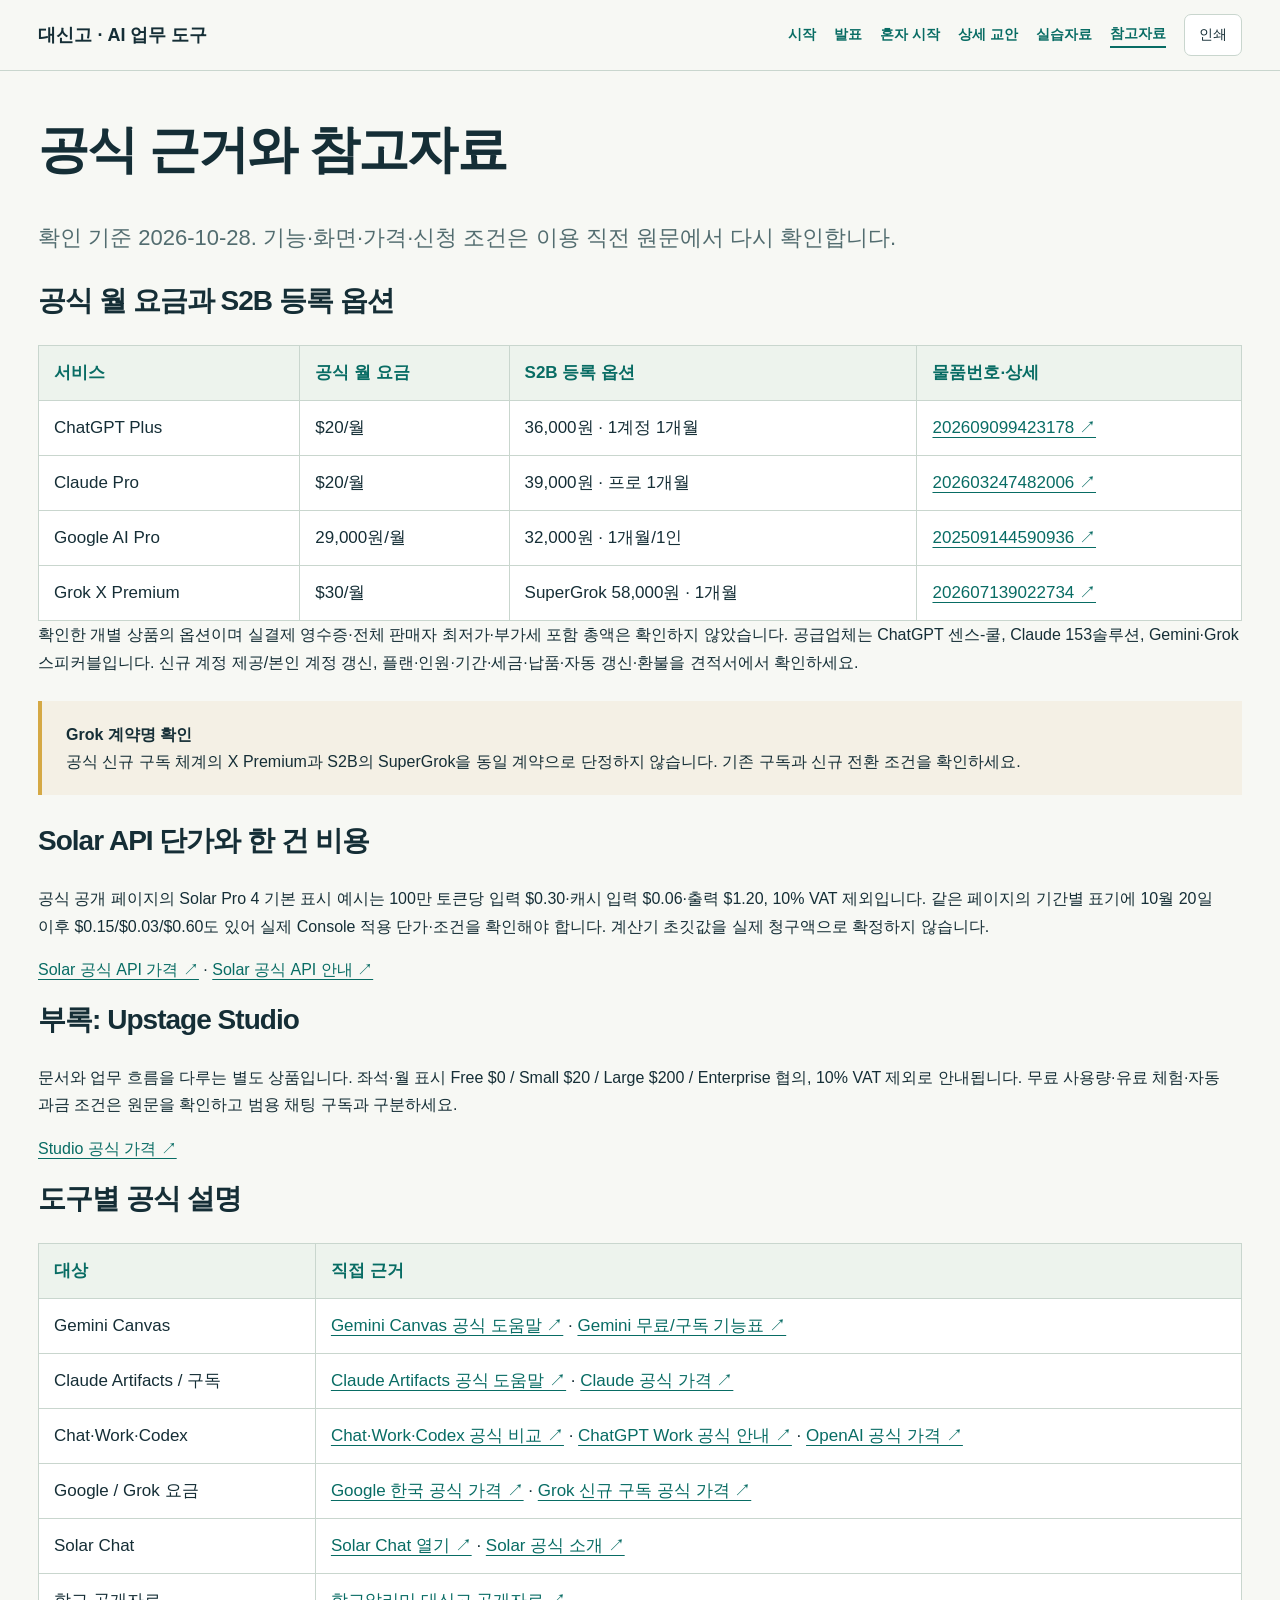
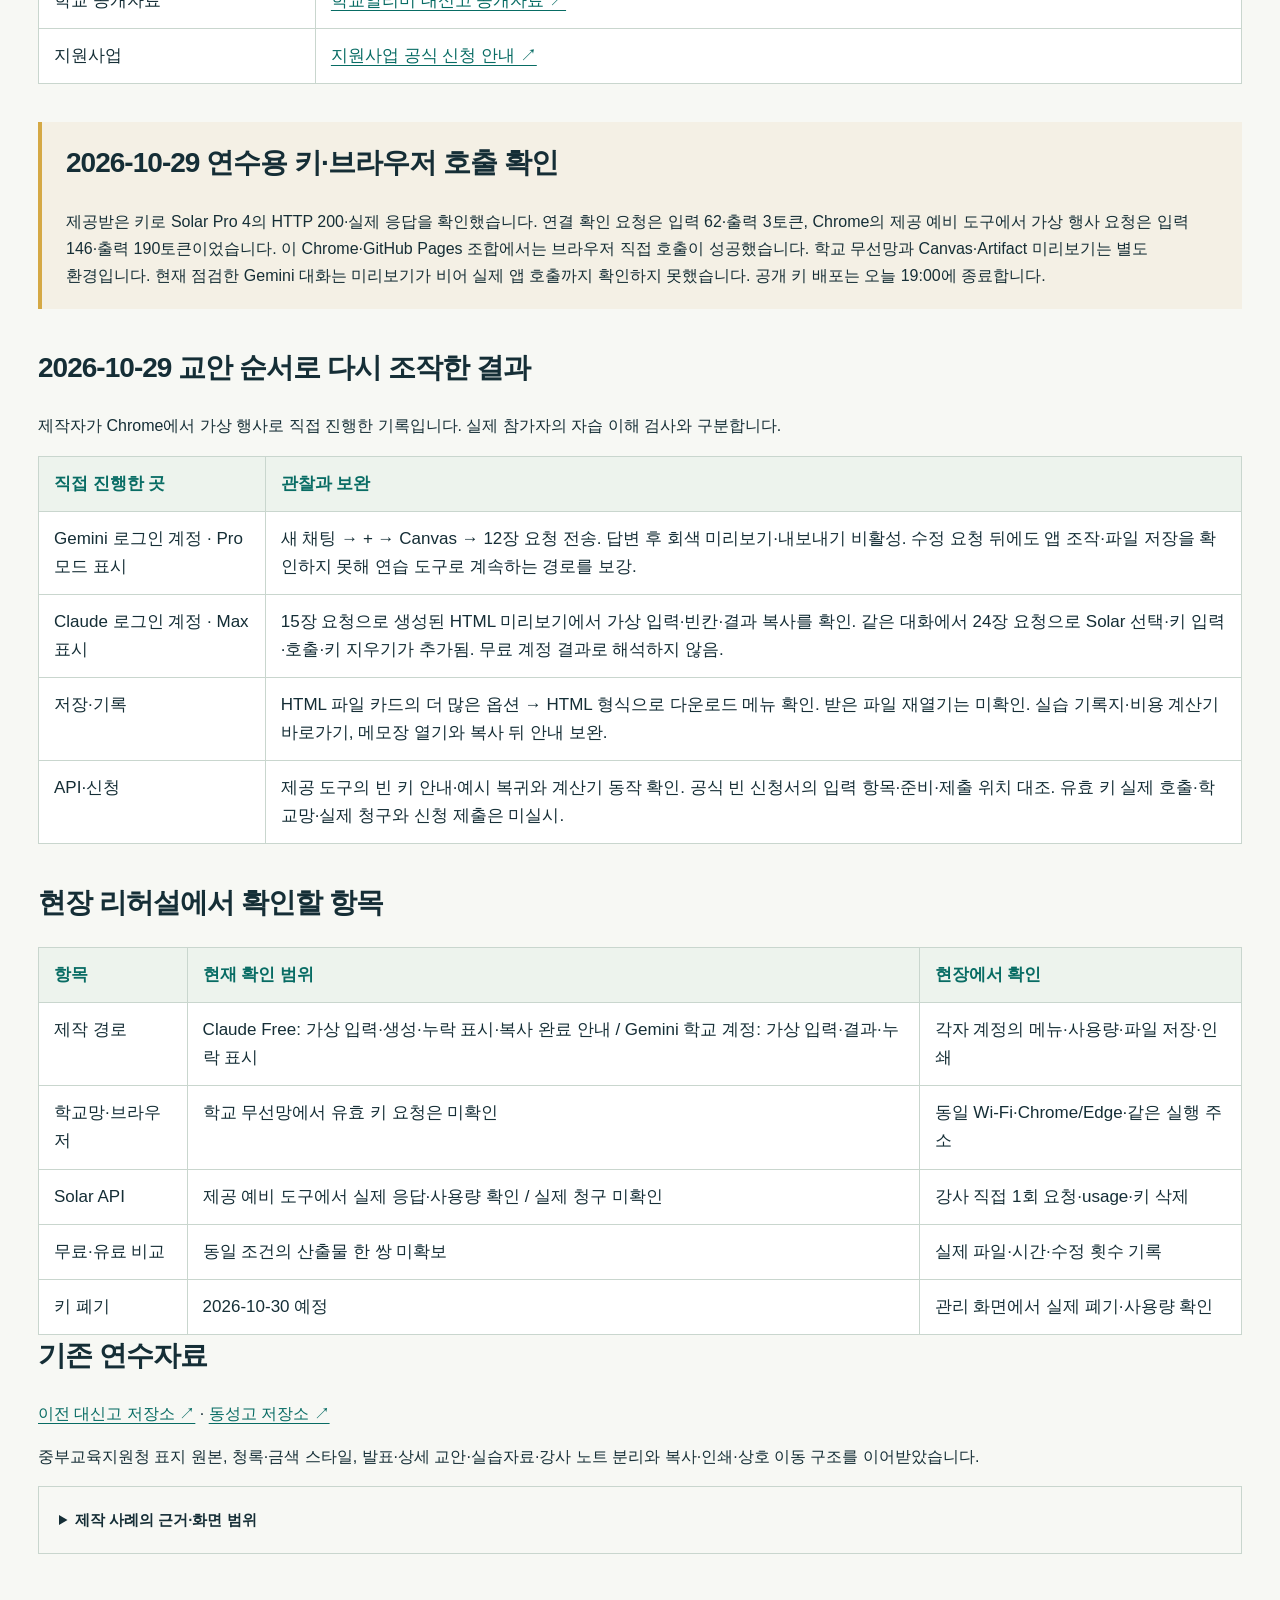
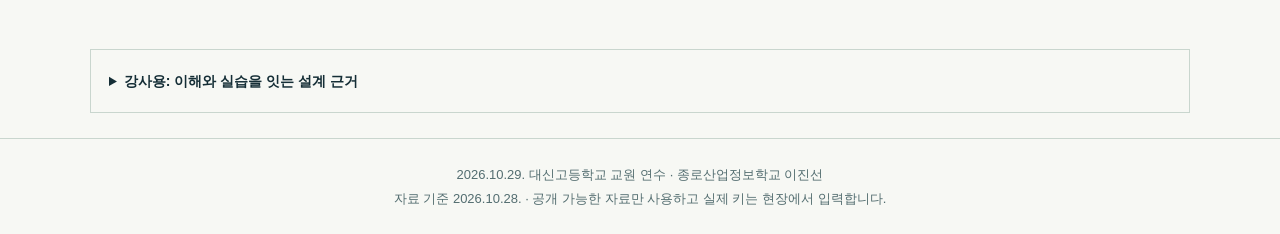
<file: resources.html>
<!doctype html><html lang="ko"><head><meta charset="utf-8"><meta name="viewport" content="width=device-width,initial-scale=1"><title>공식 근거·참고자료 · 대신고 2026</title><link rel="icon" href="data:,"><link rel="stylesheet" href="assets/reference-style.css"><link rel="stylesheet" href="assets/course.css?v=course44-oneapp1"></head><body ><a class="skip" href="#main">본문으로 이동</a><header class="site-header"><a class="brand" href="index.html">대신고 · AI 업무 도구</a><nav aria-label="주 메뉴"><a href="index.html">시작</a><a href="slides.html">발표</a><a href="selfstudy.html">혼자 시작</a><a href="guide.html">상세 교안</a><a href="practice/index.html">실습자료</a><a href="resources.html" aria-current="page">참고자료</a><button data-print>인쇄</button></nav></header><main class="page-shell" id="main"><h1>공식 근거와 참고자료</h1><p class="lead">확인 기준 2026-10-28. 기능·화면·가격·신청 조건은 이용 직전 원문에서 다시 확인합니다.</p><h2 id="subscriptions">공식 월 요금과 S2B 등록 옵션</h2><div class="table-wrap"><table><thead><tr><th scope="col">서비스</th><th scope="col">공식 월 요금</th><th scope="col">S2B 등록 옵션</th><th scope="col">물품번호·상세</th></tr></thead><tbody><tr><td>ChatGPT Plus</td><td>$20/월</td><td>36,000원 · 1계정 1개월</td><td><a href="https://s2b.kr/Edutech/product/productDetail.do?estimatecode=202609099423178" target="_blank" rel="noopener">202609099423178 ↗</a></td></tr><tr><td>Claude Pro</td><td>$20/월</td><td>39,000원 · 프로 1개월</td><td><a href="https://s2b.kr/Edutech/product/productDetail.do?estimatecode=202603247482006" target="_blank" rel="noopener">202603247482006 ↗</a></td></tr><tr><td>Google AI Pro</td><td>29,000원/월</td><td>32,000원 · 1개월/1인</td><td><a href="https://s2b.kr/Edutech/product/productDetail.do?estimatecode=202509144590936" target="_blank" rel="noopener">202509144590936 ↗</a></td></tr><tr><td>Grok X Premium</td><td>$30/월</td><td>SuperGrok 58,000원 · 1개월</td><td><a href="https://s2b.kr/Edutech/product/productDetail.do?estimatecode=202607139022734" target="_blank" rel="noopener">202607139022734 ↗</a></td></tr></tbody></table></div><p>확인한 개별 상품의 옵션이며 실결제 영수증·전체 판매자 최저가·부가세 포함 총액은 확인하지 않았습니다. 공급업체는 ChatGPT 센스-쿨, Claude 153솔루션, Gemini·Grok 스피커블입니다. 신규 계정 제공/본인 계정 갱신, 플랜·인원·기간·세금·납품·자동 갱신·환불을 견적서에서 확인하세요.</p><div class="soft-notice"><strong>Grok 계약명 확인</strong><p>공식 신규 구독 체계의 X Premium과 S2B의 SuperGrok을 동일 계약으로 단정하지 않습니다. 기존 구독과 신규 전환 조건을 확인하세요.</p></div><h2 id="api-prices">Solar API 단가와 한 건 비용</h2><p>공식 공개 페이지의 Solar Pro 4 기본 표시 예시는 100만 토큰당 입력 $0.30·캐시 입력 $0.06·출력 $1.20, 10% VAT 제외입니다. 같은 페이지의 기간별 표기에 10월 20일 이후 $0.15/$0.03/$0.60도 있어 실제 Console 적용 단가·조건을 확인해야 합니다. 계산기 초깃값을 실제 청구액으로 확정하지 않습니다.</p><p><a href="https://www.upstage.ai/pricing/api" target="_blank" rel="noopener">Solar 공식 API 가격 ↗</a> · <a href="https://console.upstage.ai/docs/capabilities/generate/chat" target="_blank" rel="noopener">Solar 공식 API 안내 ↗</a></p><h2 id="studio">부록: Upstage Studio</h2><p>문서와 업무 흐름을 다루는 별도 상품입니다. 좌석·월 표시 Free $0 / Small $20 / Large $200 / Enterprise 협의, 10% VAT 제외로 안내됩니다. 무료 사용량·유료 체험·자동 과금 조건은 원문을 확인하고 범용 채팅 구독과 구분하세요.</p><p><a href="https://www.upstage.ai/pricing/studio" target="_blank" rel="noopener">Studio 공식 가격 ↗</a></p><h2>도구별 공식 설명</h2><div class="table-wrap"><table><thead><tr><th scope="col">대상</th><th scope="col">직접 근거</th></tr></thead><tbody><tr><td>Gemini Canvas</td><td><a href="https://support.google.com/gemini/answer/16047321?hl=ko" target="_blank" rel="noopener">Gemini Canvas 공식 도움말 ↗</a> · <a href="https://support.google.com/gemini/answer/16275805?hl=ko" target="_blank" rel="noopener">Gemini 무료/구독 기능표 ↗</a></td></tr><tr><td>Claude Artifacts / 구독</td><td><a href="https://support.claude.com/en/articles/17153992-what-are-artifacts-and-how-do-i-use-them" target="_blank" rel="noopener">Claude Artifacts 공식 도움말 ↗</a> · <a href="https://claude.com/pricing" target="_blank" rel="noopener">Claude 공식 가격 ↗</a></td></tr><tr><td>Chat·Work·Codex</td><td><a href="https://learn.chatgpt.com/docs/use-chatgpt" target="_blank" rel="noopener">Chat·Work·Codex 공식 비교 ↗</a> · <a href="https://learn.chatgpt.com/docs/get-started-with-work" target="_blank" rel="noopener">ChatGPT Work 공식 안내 ↗</a> · <a href="https://learn.chatgpt.com/docs/pricing" target="_blank" rel="noopener">OpenAI 공식 가격 ↗</a></td></tr><tr><td>Google / Grok 요금</td><td><a href="https://one.google.com/about/google-ai-plans/?hl=ko" target="_blank" rel="noopener">Google 한국 공식 가격 ↗</a> · <a href="https://docs.x.ai/x-subscription/pricing" target="_blank" rel="noopener">Grok 신규 구독 공식 가격 ↗</a></td></tr><tr><td>Solar Chat</td><td><a href="https://solar-chat.upstage.ai/chat" target="_blank" rel="noopener">Solar Chat 열기 ↗</a> · <a href="https://www.upstage.ai/blog/en/solar-mini-4" target="_blank" rel="noopener">Solar 공식 소개 ↗</a></td></tr><tr><td>학교 공개자료</td><td><a href="https://www.schoolinfo.go.kr/ei/ss/Pneiss_b01_s0.do?SHL_IDF_CD=856240f4-4a72-44c6-a032-3230ad66b9ea" target="_blank" rel="noopener">학교알리미 대신고 공개자료 ↗</a></td></tr><tr><td>지원사업</td><td><a href="https://www.upstage.ai/events/ai-initiative-2026-ko" target="_blank" rel="noopener">지원사업 공식 신청 안내 ↗</a></td></tr></tbody></table></div><section class="soft-notice"><h2>2026-10-29 연수용 키·브라우저 호출 확인</h2><p>제공받은 키로 Solar Pro 4의 HTTP 200·실제 응답을 확인했습니다. 연결 확인 요청은 입력 62·출력 3토큰, Chrome의 제공 예비 도구에서 가상 행사 요청은 입력 146·출력 190토큰이었습니다. 이 Chrome·GitHub Pages 조합에서는 브라우저 직접 호출이 성공했습니다. 학교 무선망과 Canvas·Artifact 미리보기는 별도 환경입니다. 현재 점검한 Gemini 대화는 미리보기가 비어 실제 앱 호출까지 확인하지 못했습니다. 공개 키 배포는 오늘 19:00에 종료합니다.</p></section><section id="walkthrough"><h2>2026-10-29 교안 순서로 다시 조작한 결과</h2><p>제작자가 Chrome에서 가상 행사로 직접 진행한 기록입니다. 실제 참가자의 자습 이해 검사와 구분합니다.</p><div class="table-wrap"><table><thead><tr><th scope="col">직접 진행한 곳</th><th scope="col">관찰과 보완</th></tr></thead><tbody><tr><td>Gemini 로그인 계정 · Pro 모드 표시</td><td>새 채팅 → + → Canvas → 12장 요청 전송. 답변 후 회색 미리보기·내보내기 비활성. 수정 요청 뒤에도 앱 조작·파일 저장을 확인하지 못해 연습 도구로 계속하는 경로를 보강.</td></tr><tr><td>Claude 로그인 계정 · Max 표시</td><td>15장 요청으로 생성된 HTML 미리보기에서 가상 입력·빈칸·결과 복사를 확인. 같은 대화에서 24장 요청으로 Solar 선택·키 입력·호출·키 지우기가 추가됨. 무료 계정 결과로 해석하지 않음.</td></tr><tr><td>저장·기록</td><td>HTML 파일 카드의 더 많은 옵션 → HTML 형식으로 다운로드 메뉴 확인. 받은 파일 재열기는 미확인. 실습 기록지·비용 계산기 바로가기, 메모장 열기와 복사 뒤 안내 보완.</td></tr><tr><td>API·신청</td><td>제공 도구의 빈 키 안내·예시 복귀와 계산기 동작 확인. 공식 빈 신청서의 입력 항목·준비·제출 위치 대조. 유효 키 실제 호출·학교망·실제 청구와 신청 제출은 미실시.</td></tr></tbody></table></div></section><h2 id="readiness">현장 리허설에서 확인할 항목</h2><div class="table-wrap"><table><thead><tr><th scope="col">항목</th><th scope="col">현재 확인 범위</th><th scope="col">현장에서 확인</th></tr></thead><tbody><tr><td>제작 경로</td><td>Claude Free: 가상 입력·생성·누락 표시·복사 완료 안내 / Gemini 학교 계정: 가상 입력·결과·누락 표시</td><td>각자 계정의 메뉴·사용량·파일 저장·인쇄</td></tr><tr><td>학교망·브라우저</td><td>학교 무선망에서 유효 키 요청은 미확인</td><td>동일 Wi-Fi·Chrome/Edge·같은 실행 주소</td></tr><tr><td>Solar API</td><td>제공 예비 도구에서 실제 응답·사용량 확인 / 실제 청구 미확인</td><td>강사 직접 1회 요청·usage·키 삭제</td></tr><tr><td>무료·유료 비교</td><td>동일 조건의 산출물 한 쌍 미확보</td><td>실제 파일·시간·수정 횟수 기록</td></tr><tr><td>키 폐기</td><td>2026-10-30 예정</td><td>관리 화면에서 실제 폐기·사용량 확인</td></tr></tbody></table></div><h2>기존 연수자료</h2><p><a href="https://github.com/memilmuk82/dashin_2026_senedu" target="_blank" rel="noopener">이전 대신고 저장소 ↗</a> · <a href="https://github.com/memilmuk82/dongsung-2026-training" target="_blank" rel="noopener">동성고 저장소 ↗</a></p><p>중부교육지원청 표지 원본, 청록·금색 스타일, 발표·상세 교안·실습자료·강사 노트 분리와 복사·인쇄·상호 이동 구조를 이어받았습니다.</p><details class="provenance"><summary>제작 사례의 근거·화면 범위</summary><p>현재 Chrome에서 직접 조작한 Gemini·Claude·실습 도구·S2B·공식 공개 페이지 화면을 사용합니다. 가상 입력 결과와 실제 API 호출을 구분했습니다. 과거 기획 대화는 확인된 사용자 텍스트 발췌가 근거이며, 확보하지 못한 과거 Work 원본 UI를 가상으로 재현하지 않았습니다. 이전 업로드 파일 본문·ZIP을 읽은 것으로 표시하지 않습니다.</p><a href="evidence.html">학습에 쓰는 제작 사례 →</a></details></main><details class="design-note" id="learning-design"><summary>강사용: 이해와 실습을 잇는 설계 근거</summary><p>용어를 먼저 익히고, 전체 위치와 조작을 연결하며, 시범 뒤 같은 예제로 따라 하고 확인 질문에 답하도록 구성했습니다. 불필요한 중복·화면 전환을 줄이고 추상 개념은 교사 업무 예와 연결했습니다. 아래 연구·실천 지침을 이 연수에 적용한 설계 판단이며 실제 참가자의 이해 효과를 검증한 결과는 아닙니다.</p><p><a href="https://carpentries.github.io/instructor-training/files/papers/mayer-reduce-cognitive-load-2003.pdf" target="_blank" rel="noopener">Mayer &amp; Moreno (2003), Nine Ways to Reduce Cognitive Load in Multimedia Learning</a> · <a href="https://ies.ed.gov/ncee/WWC/Docs/PracticeGuide/20072004.pdf" target="_blank" rel="noopener">IES (2007), Organizing Instruction and Study to Improve Student Learning</a></p></details><footer class="site-footer">2026.10.29. 대신고등학교 교원 연수 · 종로산업정보학교 이진선<br>자료 기준 2026.10.28. · 공개 가능한 자료만 사용하고 실제 키는 현장에서 입력합니다.</footer><dialog id="picture-viewer" aria-labelledby="picture-title"><div class="viewer-heading"><h2 id="picture-title">화면 확대</h2><button data-picture-close aria-label="확대 화면 닫기">닫기 ×</button></div><div class="viewer-controls"><div class="view-modes" role="group" aria-label="볼 범위"><button data-view-mode="context" aria-pressed="true">전체 화면</button><button data-view-mode="detail" aria-pressed="false">부분 확대(보조)</button></div><div class="zoom-controls"><button data-zoom-step="-1" aria-label="축소">−</button><label>배율 <input id="picture-scale" type="range" min="5" max="400" value="100" step="1"></label><output id="picture-percent">100%</output><button data-zoom-step="1" aria-label="확대">＋</button><button id="picture-fit">화면에 맞춤</button><button id="picture-original">원본 100%</button></div></div><div id="picture-scroll" tabindex="0" aria-label="확대 이미지. 스크롤하거나 끌어서 이동"><img id="picture-image" alt="" draggable="false"></div><p class="viewer-help">전체 위치와 조작 부분을 전환할 수 있습니다. 크게 확대한 뒤 스크롤하거나 끌어서 읽으세요. Esc로 닫습니다.</p></dialog><div id="toast" role="status" aria-live="polite"></div><script src="assets/course-app.js?v=course44-oneapp1"></script></body></html>
</file>
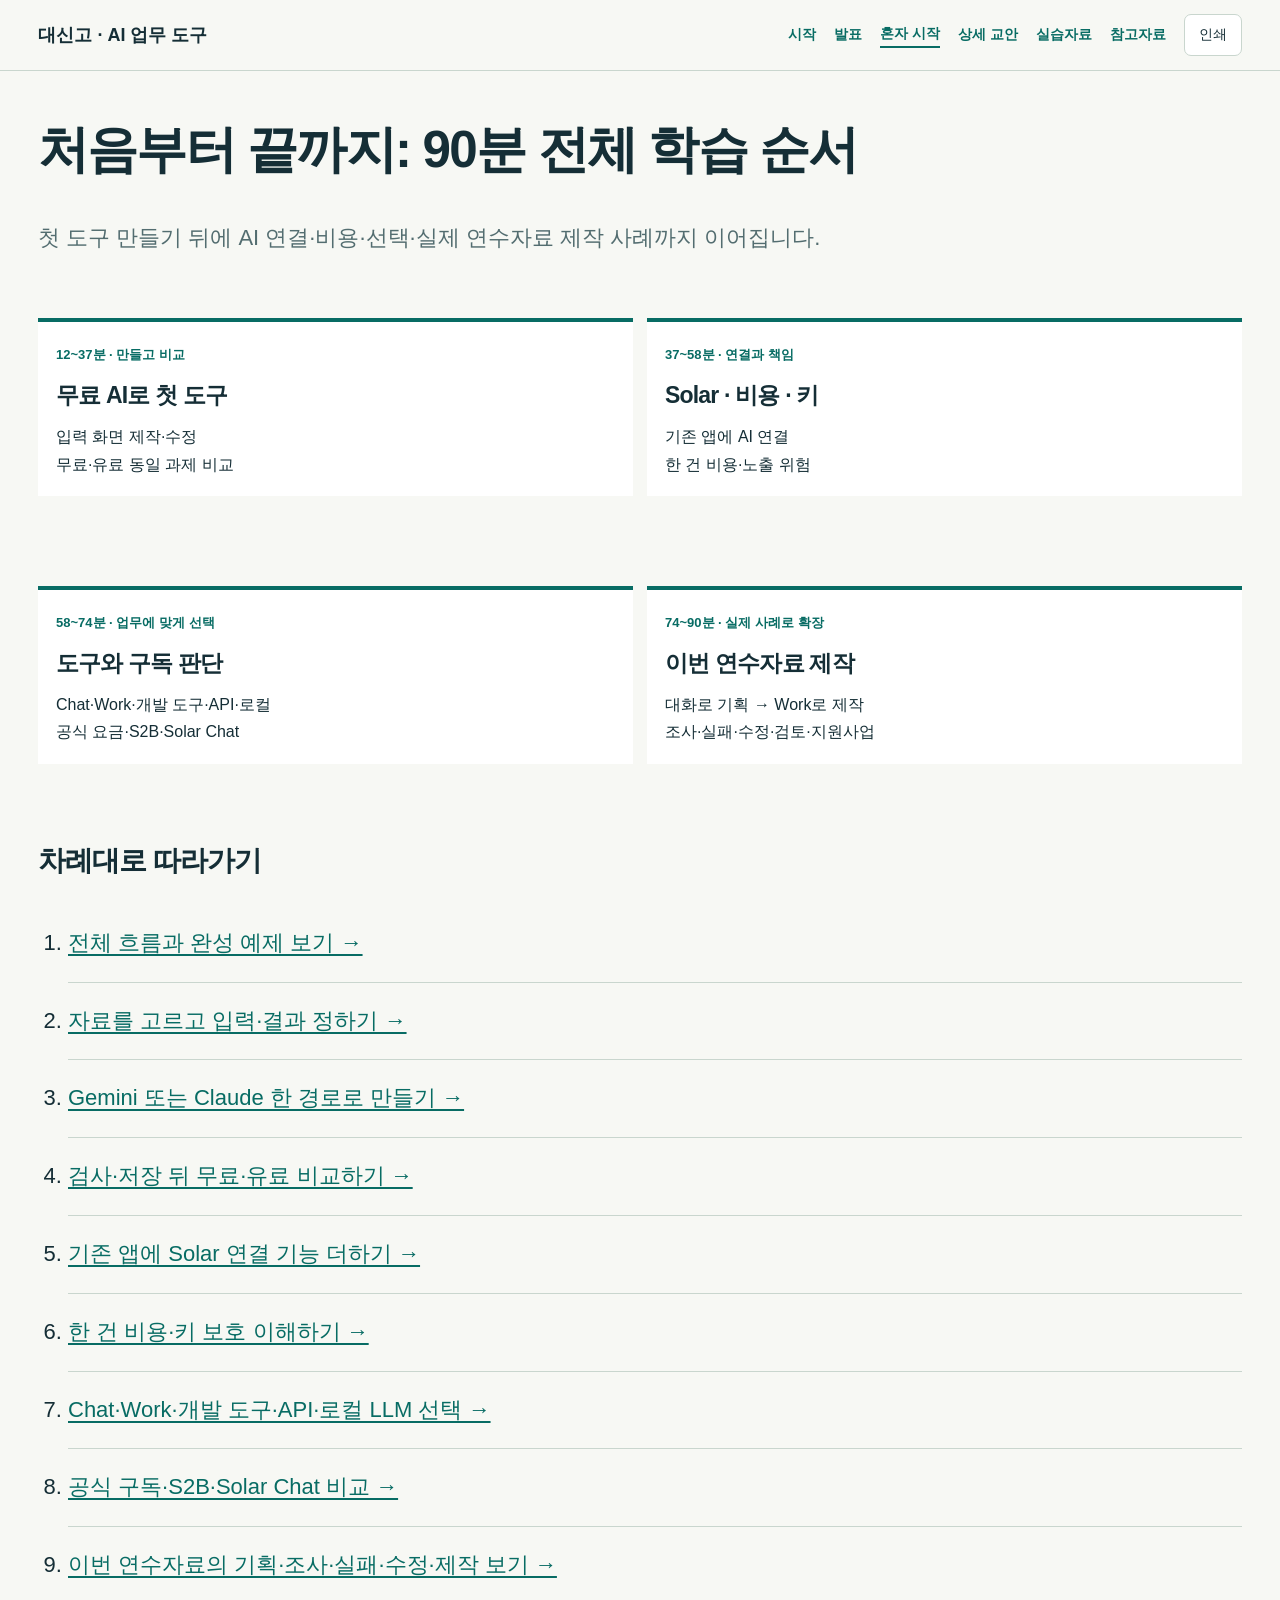
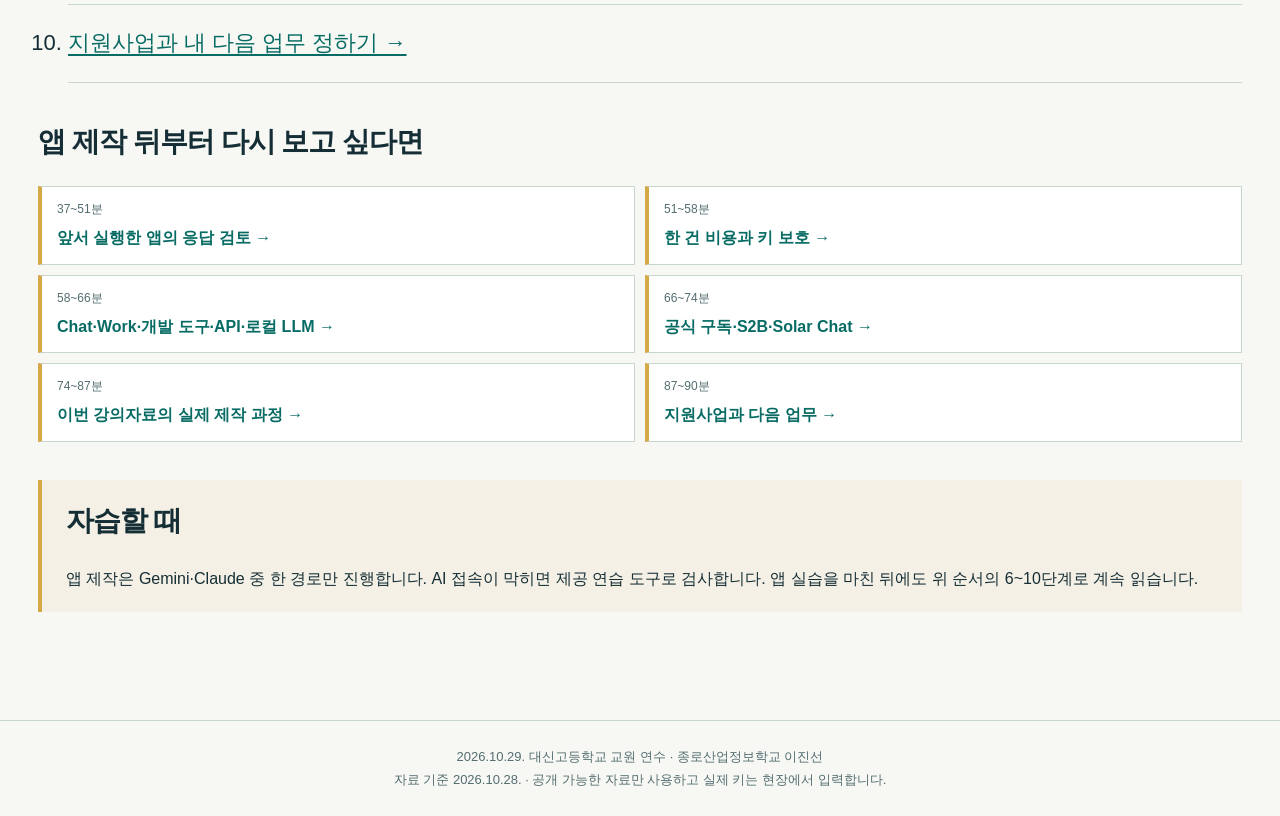
<file: selfstudy.html>
<!doctype html><html lang="ko"><head><meta charset="utf-8"><meta name="viewport" content="width=device-width,initial-scale=1"><title>혼자 시작 · 대신고 2026</title><link rel="icon" href="data:,"><link rel="stylesheet" href="assets/reference-style.css"><link rel="stylesheet" href="assets/course.css?v=course44-oneapp1"></head><body ><a class="skip" href="#main">본문으로 이동</a><header class="site-header"><a class="brand" href="index.html">대신고 · AI 업무 도구</a><nav aria-label="주 메뉴"><a href="index.html">시작</a><a href="slides.html">발표</a><a href="selfstudy.html" aria-current="page">혼자 시작</a><a href="guide.html">상세 교안</a><a href="practice/index.html">실습자료</a><a href="resources.html">참고자료</a><button data-print>인쇄</button></nav></header><main class="page-shell selfstudy" id="main"><h1>처음부터 끝까지: 90분 전체 학습 순서</h1><p class="lead">첫 도구 만들기 뒤에 AI 연결·비용·선택·실제 연수자료 제작 사례까지 이어집니다.</p><div class="scope-map"><section><small>12~37분 · 만들고 비교</small><h2>무료 AI로 첫 도구</h2><p>입력 화면 제작·수정<br>무료·유료 동일 과제 비교</p></section><section><small>37~58분 · 연결과 책임</small><h2>Solar · 비용 · 키</h2><p>기존 앱에 AI 연결<br>한 건 비용·노출 위험</p></section><section><small>58~74분 · 업무에 맞게 선택</small><h2>도구와 구독 판단</h2><p>Chat·Work·개발 도구·API·로컬<br>공식 요금·S2B·Solar Chat</p></section><section><small>74~90분 · 실제 사례로 확장</small><h2>이번 연수자료 제작</h2><p>대화로 기획 → Work로 제작<br>조사·실패·수정·검토·지원사업</p></section></div><section class="start-sequence"><h2>차례대로 따라가기</h2><ol><li><a href="guide.html#g01">전체 흐름과 완성 예제 보기 →</a></li><li><a href="guide.html#g04">자료를 고르고 입력·결과 정하기 →</a></li><li><a href="guide.html#g05">Gemini 또는 Claude 한 경로로 만들기 →</a></li><li><a href="guide.html#g09">검사·저장 뒤 무료·유료 비교하기 →</a></li><li><a href="guide.html#g12">기존 앱에 Solar 연결 기능 더하기 →</a></li><li><a href="guide.html#g16">한 건 비용·키 보호 이해하기 →</a></li><li><a href="guide.html#g18">Chat·Work·개발 도구·API·로컬 LLM 선택 →</a></li><li><a href="guide.html#g20">공식 구독·S2B·Solar Chat 비교 →</a></li><li><a href="guide.html#g22">이번 연수자료의 기획·조사·실패·수정·제작 보기 →</a></li><li><a href="guide.html#g26">지원사업과 내 다음 업무 정하기 →</a></li></ol></section><section><h2>앱 제작 뒤부터 다시 보고 싶다면</h2><nav class="scope-links" aria-label="앱 제작 뒤 이어지는 강의"><a href="guide.html#g12"><small>37~51분</small><strong>앞서 실행한 앱의 응답 검토 →</strong></a><a href="guide.html#g16"><small>51~58분</small><strong>한 건 비용과 키 보호 →</strong></a><a href="guide.html#g18"><small>58~66분</small><strong>Chat·Work·개발 도구·API·로컬 LLM →</strong></a><a href="guide.html#g20"><small>66~74분</small><strong>공식 구독·S2B·Solar Chat →</strong></a><a href="guide.html#g22"><small>74~87분</small><strong>이번 강의자료의 실제 제작 과정 →</strong></a><a href="guide.html#g26"><small>87~90분</small><strong>지원사업과 다음 업무 →</strong></a></nav></section><section class="soft-notice"><h2>자습할 때</h2><p>앱 제작은 Gemini·Claude 중 한 경로만 진행합니다. AI 접속이 막히면 제공 연습 도구로 검사합니다. 앱 실습을 마친 뒤에도 위 순서의 6~10단계로 계속 읽습니다.</p></section></main><footer class="site-footer">2026.10.29. 대신고등학교 교원 연수 · 종로산업정보학교 이진선<br>자료 기준 2026.10.28. · 공개 가능한 자료만 사용하고 실제 키는 현장에서 입력합니다.</footer><dialog id="picture-viewer" aria-labelledby="picture-title"><div class="viewer-heading"><h2 id="picture-title">화면 확대</h2><button data-picture-close aria-label="확대 화면 닫기">닫기 ×</button></div><div class="viewer-controls"><div class="view-modes" role="group" aria-label="볼 범위"><button data-view-mode="context" aria-pressed="true">전체 화면</button><button data-view-mode="detail" aria-pressed="false">부분 확대(보조)</button></div><div class="zoom-controls"><button data-zoom-step="-1" aria-label="축소">−</button><label>배율 <input id="picture-scale" type="range" min="5" max="400" value="100" step="1"></label><output id="picture-percent">100%</output><button data-zoom-step="1" aria-label="확대">＋</button><button id="picture-fit">화면에 맞춤</button><button id="picture-original">원본 100%</button></div></div><div id="picture-scroll" tabindex="0" aria-label="확대 이미지. 스크롤하거나 끌어서 이동"><img id="picture-image" alt="" draggable="false"></div><p class="viewer-help">전체 위치와 조작 부분을 전환할 수 있습니다. 크게 확대한 뒤 스크롤하거나 끌어서 읽으세요. Esc로 닫습니다.</p></dialog><div id="toast" role="status" aria-live="polite"></div><script src="assets/course-app.js?v=course44-oneapp1"></script></body></html>
</file>
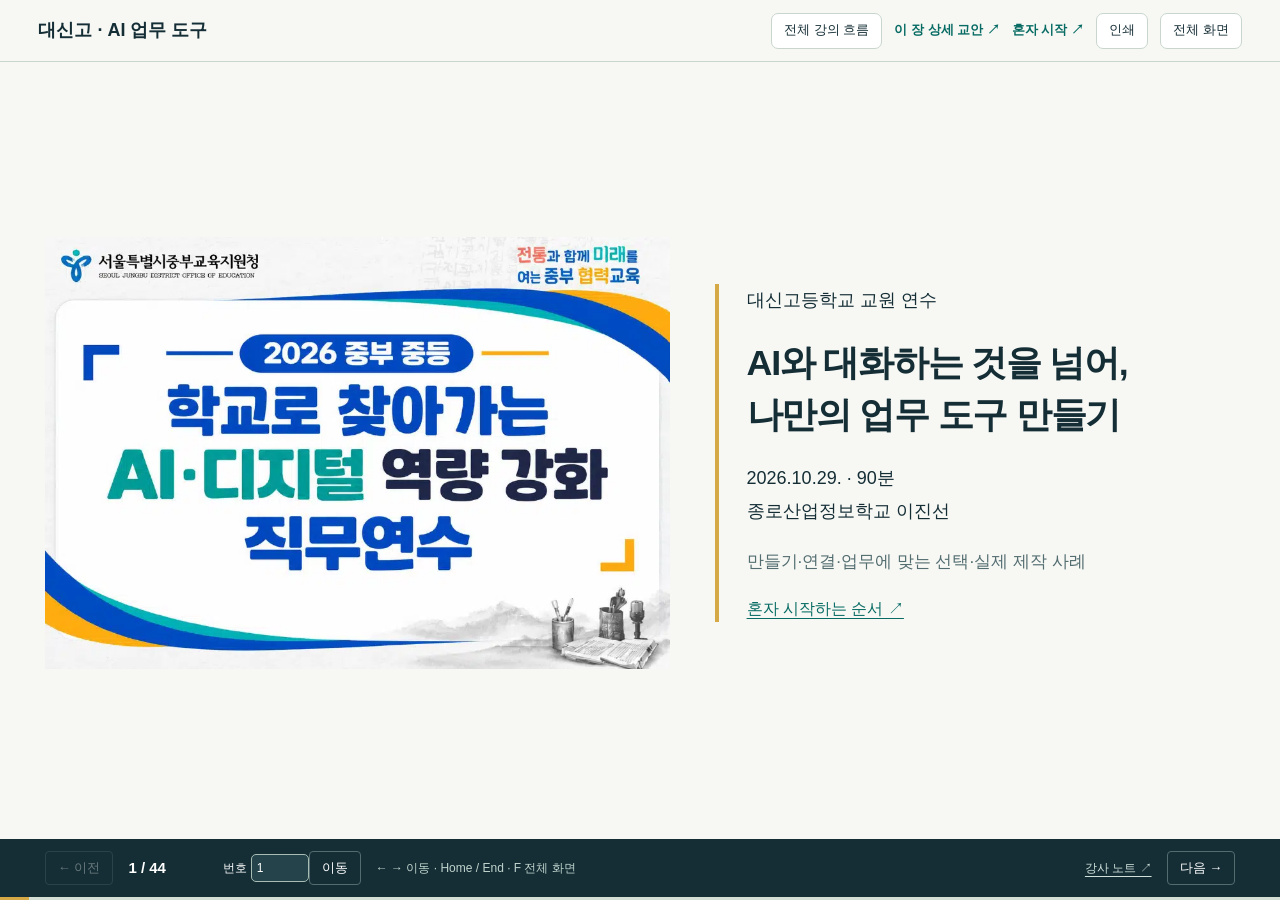
<file: slides.html>
<!doctype html><html lang="ko"><head><meta charset="utf-8"><meta name="viewport" content="width=device-width,initial-scale=1"><title>발표 · 대신고 2026</title><link rel="icon" href="data:,"><link rel="stylesheet" href="assets/reference-style.css"><link rel="stylesheet" href="assets/course.css?v=course44-oneapp1"><style>@media print{@page{size:A4 landscape;margin:12mm}body[data-page=slides],.slide-print,.print-slide{page:auto!important}}</style></head><body data-page="slides"><a class="skip" href="#main">슬라이드로 이동</a><header class="slide-header"><a class="brand" href="index.html">대신고 · AI 업무 도구</a><nav aria-label="발표 도구"><button id="overview-btn">전체 강의 흐름</button><a id="guide-link" href="guide.html#g01">이 장 상세 교안 ↗</a><a href="selfstudy.html">혼자 시작 ↗</a><button data-print>인쇄</button><button id="fullscreen-btn">전체 화면</button></nav></header><main class="course-stage" id="main" aria-live="polite" tabindex="-1"></main><footer class="slide-footer"><button id="prev" aria-label="이전 슬라이드">← 이전</button><span id="counter"></span><span class="slide-jump"><label for="slide-number">번호</label> <input id="slide-number" type="number" min="1" max="44" aria-label="슬라이드 번호"><button id="jump-slide">이동</button></span><span class="key-hint">← → 이동 · Home / End · F 전체 화면</span><a id="notes-link" href="speaker-notes.html">강사 노트 ↗</a><button id="next" aria-label="다음 슬라이드">다음 →</button></footer><div class="progress"><span id="progress-fill"></span></div><dialog id="overview"><div class="dialog-head"><h2>전체 강의 흐름 · 90분</h2><button id="overview-close">닫기 ×</button></div><label for="slide-search">제목·주제 검색</label><input id="slide-search" type="search"><div id="overview-list"><nav class="unit-jumps" aria-label="구간 바로가기"><a href="#1" data-slide="1"><small>0–8분</small><strong>왜 만드는가 →</strong></a><a href="#6" data-slide="6"><small>8–12분</small><strong>무엇을 만들까 →</strong></a><a href="#8" data-slide="8"><small>12–30분</small><strong>첫 도구 만들기 →</strong></a><a href="#21" data-slide="21"><small>30–37분</small><strong>무료·유료 판단 →</strong></a><a href="#23" data-slide="23"><small>37–51분</small><strong>응답·오류 검토 →</strong></a><a href="#28" data-slide="28"><small>51–58분</small><strong>비용·키 보호 →</strong></a><a href="#30" data-slide="30"><small>58–66분</small><strong>도구 선택 →</strong></a><a href="#32" data-slide="32"><small>66–74분</small><strong>구독·학교 구매 →</strong></a><a href="#35" data-slide="35"><small>74–87분</small><strong>이번 연수자료 제작 →</strong></a><a href="#41" data-slide="41"><small>87–90분</small><strong>마무리 →</strong></a></nav><a href="#1" data-slide="1"><b>01</b> 2026 중부 중등 학교로 찾아가는 AI·디지털 역량 강화 직무연수<small>왜 만드는가 · 0–8분</small></a><a href="#2" data-slide="2"><b>02</b> 오늘 만들 것은 “행사 안내문 도구” 하나입니다<small>왜 만드는가 · 0–8분</small></a><a href="#3" data-slide="3"><b>03</b> 반복되는 것은 업무 내용보다 요청 방식입니다<small>왜 만드는가 · 0–8분</small></a><a href="#4" data-slide="4"><b>04</b> 앱 제작은 시작입니다. 90분은 네 단계로 이어집니다<small>왜 만드는가 · 0–8분</small></a><a href="#5" data-slide="5"><b>05</b> 도구를 만드는 대화와, 완성된 도구를 쓰는 화면<small>왜 만드는가 · 0–8분</small></a><a href="#6" data-slide="6"><b>06</b> 같은 가상 행사로 시작하고, 내 업무 자료로 확장합니다<small>무엇을 만들까 · 8–12분</small></a><a href="#7" data-slide="7"><b>07</b> 만들기 전에 입력과 결과를 한 줄로 정합니다<small>무엇을 만들까 · 8–12분</small></a><a href="#8" data-slide="8"><b>08</b> 글을 달라는 요청과 도구를 달라는 요청은 다릅니다<small>첫 도구 만들기 · 12–30분</small></a><a href="#9" data-slide="9"><b>09</b> Gemini와 Claude 중 접속할 수 있는 하나만 고릅니다<small>첫 도구 만들기 · 12–30분</small></a><a href="#10" data-slide="10"><b>10</b> A-1. Gemini 첫 화면에서 가운데 입력창을 찾습니다<small>첫 도구 만들기 · 15–16분</small></a><a href="#11" data-slide="11"><b>11</b> A-2. 펼쳐진 목록에서 Canvas를 고릅니다<small>첫 도구 만들기 · 16–17분</small></a><a href="#12" data-slide="12"><b>12</b> 아래 문구를 Gemini에 입력하고 보내세요<small>첫 도구 만들기 · 17–18분</small></a><a href="#13" data-slide="13"><b>13</b> Canvas 미리보기에서 내가 만든 앱을 엽니다<small>첫 도구 만들기 · 18–19분</small></a><a href="#14" data-slide="14"><b>14</b> 내 Canvas 앱에 키를 붙여 넣고 한 번 실행합니다<small>첫 도구 만들기 · 19–20분</small></a><a href="#15" data-slide="15"><b>15</b> 아래 문구를 Claude에 입력하고 보내세요<small>첫 도구 만들기 · 15–17분</small></a><a href="#16" data-slide="16"><b>16</b> B-2. 응답 안에 생긴 앱 카드를 누릅니다<small>첫 도구 만들기 · 17–18분</small></a><a href="#17" data-slide="17"><b>17</b> B-3. 왼쪽 대화와 오른쪽 앱의 역할을 나눠 봅니다<small>첫 도구 만들기 · 18–19분</small></a><a href="#18" data-slide="18"><b>18</b> 내 Claude Artifact 앱에 키를 붙여 넣고 한 번 실행합니다<small>첫 도구 만들기 · 19–20분</small></a><a href="#19" data-slide="19"><b>19</b> 이제 각자 만든 도구로 세 가지를 시험합니다<small>첫 도구 만들기 · 20–26분</small></a><a href="#20" data-slide="20"><b>20</b> 만든 도구는 HTML 파일로 받아 다시 열어 봅니다<small>첫 도구 만들기 · 26–30분</small></a><a href="#21" data-slide="21"><b>21</b> 무료·유료는 같은 도구를 만들어 보고 비교합니다<small>무료·유료 판단 · 30–34분</small></a><a href="#22" data-slide="22"><b>22</b> 더 비싼가보다, 내 일이 끝났는가를 봅니다<small>무료·유료 판단 · 34–37분</small></a><a href="#23" data-slide="23"><b>23</b> 방금 누른 버튼은 Solar에 무엇을 보냈을까요?<small>응답·오류 검토 · 37–39분</small></a><a href="#24" data-slide="24"><b>24</b> 연결이 안 된 경우에만, 같은 제작 대화에서 고칩니다<small>응답·오류 검토 · 39–43분</small></a><a href="#25" data-slide="25"><b>25</b> 같은 앱의 결과에서 실제 응답 표시를 찾습니다<small>응답·오류 검토 · 43–46분</small></a><a href="#26" data-slide="26"><b>26</b> 한 번 받은 응답의 사실과 사용량을 검토합니다<small>응답·오류 검토 · 46–49분</small></a><a href="#27" data-slide="27"><b>27</b> 실패하면 같은 도구의 예시 모드로 돌아갑니다<small>응답·오류 검토 · 49–51분</small></a><a href="#28" data-slide="28"><b>28</b> 한 번 호출한 비용은 입력 분량과 출력 분량을 더합니다<small>비용·키 보호 · 51–55분</small></a><a href="#29" data-slide="29"><b>29</b> 정식 서비스에서는 키를 서버에서 보관합니다<small>비용·키 보호 · 55–58분</small></a><a href="#30" data-slide="30"><b>30</b> 앱을 만든 다음: 내 업무를 어떤 방식에 맡길까요?<small>도구 선택 · 58–63분</small></a><a href="#31" data-slide="31"><b>31</b> 로컬 LLM: 기관 안에서 언어 AI를 운영할 필요가 있을까요?<small>도구 선택 · 63–66분</small></a><a href="#32" data-slide="32"><b>32</b> 공식 월 요금과 학교 구매 옵션을 나란히 확인합니다<small>구독·학교 구매 · 66–69분</small></a><a href="#33" data-slide="33"><b>33</b> 학교 구매 화면은 상품명 → 기간 → 가격 순서로 읽습니다<small>구독·학교 구매 · 69–72분</small></a><a href="#34" data-slide="34"><b>34</b> Solar Chat에서 같은 행사로 문장 초안을 받아 봅니다<small>구독·학교 구매 · 72–74분</small></a><a href="#35" data-slide="35"><b>35</b> 실전 사례: 이번 연수자료도 대화에서 시작했습니다<small>이번 연수자료 제작 · 74–76분</small></a><a href="#36" data-slide="36"><b>36</b> 조사: AI의 답을 강의에 쓰기 전에 원문을 확인했습니다<small>이번 연수자료 제작 · 76–78분</small></a><a href="#37" data-slide="37"><b>37</b> 초안에서 빠졌던 것은 화면 사이의 연결이었습니다<small>이번 연수자료 제작 · 78–80분</small></a><a href="#38" data-slide="38"><b>38</b> 수정: 문장을 늘리기보다 빠진 화면 전환을 연결했습니다<small>이번 연수자료 제작 · 80–82분</small></a><a href="#39" data-slide="39"><b>39</b> 결과: 앱 하나가 아니라 연결된 강의자료 묶음이 남았습니다<small>이번 연수자료 제작 · 82–84분</small></a><a href="#40" data-slide="40"><b>40</b> Work에는 결과물과 확인 기준을 함께 요청합니다<small>이번 연수자료 제작 · 84–87분</small></a><a href="#41" data-slide="41"><b>41</b> 연수 뒤 계속 써 보려면: Upstage × AWS 지원사업<small>마무리 · 87–87.5분</small></a><a href="#42" data-slide="42"><b>42</b> 신청 1: 학교 유형과 Console 가입 이메일을 씁니다<small>마무리 · 87.5–88분</small></a><a href="#43" data-slide="43"><b>43</b> 신청 2: 사용 계획을 적고 제출한 뒤 안내 메일을 봅니다<small>마무리 · 88–89분</small></a><a href="#44" data-slide="44"><b>44</b> 만들기 → 연결하기 → 선택하기 → 업무 결과물 맡기기<small>마무리 · 89–90분</small></a></div></dialog><div id="slide-library" hidden><article class="course-slide institution" id="p01" data-title="2026 중부 중등 학교로 찾아가는 AI·디지털 역량 강화 직무연수" data-guide="g01" data-number="1" data-unit="왜 만드는가"><div class="institution-layout"><div class="institution-media"><img class="institution-original" src="assets/jungbu-cover.webp" alt="서울특별시중부교육지원청 2026 중부 중등 학교로 찾아가는 AI·디지털 역량 강화 직무연수 표지"></div><div class="institution-course"><p>대신고등학교 교원 연수</p><h1>AI와 대화하는 것을 넘어,<br>나만의 업무 도구 만들기</h1><p>2026.10.29. · 90분<br>종로산업정보학교 이진선</p><p class="cover-goal">만들기·연결·업무에 맞는 선택·실제 제작 사례</p><a href="selfstudy.html">혼자 시작하는 순서 ↗</a></div></div></article><article class="course-slide screen-lesson standard" id="p02" data-title="오늘 만들 것은 “행사 안내문 도구” 하나입니다" data-guide="g01" data-number="2" data-unit="왜 만드는가"><div class="lesson-heading"><div class="eyebrow">왜 만드는가 · 0–8분 · 02</div><h1>오늘 만들 것은 “행사 안내문 도구” 하나입니다</h1><p class="lesson-lead">행사 정보를 넣고 버튼을 누르면 복사·인쇄할 안내문이 나옵니다. 먼저 완성 예의 입력과 결과를 함께 살펴봅니다.</p><div class="lesson-location"><span>완성 예 함께 보기</span><p>제공 연습 도구 → 행사 안내문 도구</p></div></div><div class="lesson-grid"><div class="lesson-explanation"><ol><li>왼쪽 행사명에는 교원 AI 도구 나눔, 대상에는 희망 교원, 준비물에는 노트북을 넣었습니다.</li><li>날짜·시간과 장소는 비워 두었습니다. 오른쪽 결과에는 두 항목이 확인 필요로 표시됩니다.</li></ol><div class="lesson-action"><strong>함께 확인</strong><p>입력한 세 정보는 유지되고, 비운 정보는 확인 필요로 남는 것이 오늘의 공통 확인 기준입니다.</p></div></div><div class="lesson-visual"><figure class="whole-picture"><div class="screen-location"><strong>제공 연습 도구 · 입력과 결과</strong><a href="practice/app.html" target="_blank" rel="noopener">도구 새 탭으로 열기 ↗</a></div><p class="screen-arrival">연수 시작 → 실습자료 → 예시 도구 열기. 행사 정보를 입력하고 안내문 만들기·예시를 누른 뒤 화면 위로 올라온 실제 모습입니다.</p><div class="whole-viewport" style="--ratio:1.517978"><button class="whole-canvas" data-picture data-detail="assets/whole-screens/app-result-top-r8.webp" data-context="assets/whole-screens/app-result-top-r8.webp" data-picture-title="제공 연습 도구 · 입력과 결과 · 제공 연습 도구 · 입력과 결과" data-start-view="context"><img src="assets/whole-screens/app-result-top-r8.webp" alt="제공 연습 도구 · 입력과 결과 전체 화면. 제공 연습 도구 · 입력과 결과" loading="eager"><span class="screen-mark" style="left:8.586%;top:37.640%;width:40.192%;height:54.157%"><b>1</b></span><span class="screen-mark" style="left:50.333%;top:42.697%;width:39.970%;height:43.371%"><b>2</b></span><span class="screen-mark" style="left:50.333%;top:90.000%;width:16.284%;height:5.843%"><b>3</b></span><span class="whole-enlarge">전체 화면 크게 보기 ↗</span></button></div><div class="screen-legend"><span><b>1</b> 입력할 항목</span><span><b>2</b> 검토할 결과</span><span><b>3</b> 복사·인쇄</span></div></figure></div></div><div class="slide-sources">자료 기준 2026.10.28.</div></article><article class="course-slide standard" id="p03" data-title="반복되는 것은 업무 내용보다 요청 방식입니다" data-guide="g03" data-number="3" data-unit="왜 만드는가"><div class="lesson-heading"><div class="eyebrow">왜 만드는가 · 0–8분 · 03</div><h1>반복되는 것은 업무 내용보다 요청 방식입니다</h1><p class="lesson-lead">행사 안내문을 매번 새로 부탁할 때 무엇이 반복되는지 떠올려 봅니다.</p><div class="lesson-location"><span>내 업무에 적용</span><p>최근 작성한 안내문·체크리스트</p></div></div><div class="lesson-grid"><div class="lesson-explanation"><ol><li>같은 것: 안내문 순서·빠진 정보 표시·복사와 인쇄 방법.</li><li>바뀌는 것: 이번 행사명·일시·장소·대상·준비물.</li><li>같은 규칙을 화면에 담으면 다음에는 바뀌는 값만 넣습니다.</li></ol><div class="lesson-action"><strong>함께 확인</strong><p>지난주 두 번 이상 만든 안내문·체크리스트·정리표 중 하나를 떠올리세요.</p></div></div><div class="lesson-visual"><div class="before-after"><section><small>매번 채팅으로</small><h2>원문 붙이기<br>형식 설명하기<br>누락 확인하기</h2></section><div class="big-arrow">→</div><section><small>내 도구를 만들면</small><h2>바뀌는 값 입력<br>버튼 누르기<br>사실 검토하기</h2></section></div></div></div><div class="slide-sources">자료 기준 2026.10.28.</div></article><article class="course-slide standard" id="p04" data-title="앱 제작은 시작입니다. 90분은 네 단계로 이어집니다" data-guide="g01" data-number="4" data-unit="왜 만드는가"><div class="lesson-heading"><div class="eyebrow">왜 만드는가 · 0–8분 · 04</div><h1>앱 제작은 시작입니다. 90분은 네 단계로 이어집니다</h1><p class="lesson-lead">화면 하나를 만드는 경험을 바탕으로 AI 연결과 비용을 이해하고, 내 업무에 맞는 방식과 도구를 고릅니다.</p><div class="lesson-location"><span>진행 순서</span><p>만들기 → 연결하기 → 선택하기 → 실제 제작 사례</p></div></div><div class="lesson-grid"><div class="lesson-explanation"><ol><li>먼저 한 가지 예제로 도구를 만들고 무료·유료 비교 기준을 익힙니다.</li><li>그다음 같은 도구에 Solar를 연결하고 비용과 키 보호를 봅니다.</li><li>마지막에는 도구·구독을 판단하고 이번 연수자료를 실제로 만든 과정을 살펴봅니다.</li></ol><div class="lesson-action"><strong>함께 확인</strong><p>앱을 만든 뒤에도 비용·도구 선택·실제 강의자료 제작 사례까지 이어집니다.</p></div></div><div class="lesson-visual"><div class="scope-map"><section><small>12~37분 · 만들고 비교</small><h2>무료 AI로 첫 도구</h2><p>입력 화면 제작·수정<br>무료·유료 동일 과제 비교</p></section><section><small>37~58분 · 연결과 책임</small><h2>Solar · 비용 · 키</h2><p>기존 앱에 AI 연결<br>한 건 비용·노출 위험</p></section><section><small>58~74분 · 업무에 맞게 선택</small><h2>도구와 구독 판단</h2><p>Chat·Work·개발 도구·API·로컬<br>공식 요금·S2B·Solar Chat</p></section><section><small>74~90분 · 실제 사례로 확장</small><h2>이번 연수자료 제작</h2><p>대화로 기획 → Work로 제작<br>조사·실패·수정·검토·지원사업</p></section></div></div></div><div class="slide-sources">자료 기준 2026.10.28.</div></article><article class="course-slide standard" id="p05" data-title="도구를 만드는 대화와, 완성된 도구를 쓰는 화면" data-guide="g01" data-number="5" data-unit="왜 만드는가"><div class="lesson-heading"><div class="eyebrow">왜 만드는가 · 0–8분 · 05</div><h1>도구를 만드는 대화와, 완성된 도구를 쓰는 화면</h1><p class="lesson-lead">AI 대화에서는 화면과 기능을 만들어 달라고 요청합니다. 완성된 앱에서는 행사 정보를 입력해 안내문을 얻습니다.</p><div class="lesson-location"><span>실습 준비</span><p>Chrome·Edge 주소창 → 사용할 AI 주소</p></div></div><div class="lesson-grid"><div class="lesson-explanation"><ol><li>주소창에 gemini.google.com 또는 claude.ai를 입력하고 로그인합니다.</li><li>AI 대화에 제작 요청을 보내면 앱을 여는 결과가 나타납니다. 그 앱의 입력칸에 행사 정보를 넣습니다.</li><li>교안과 실습자료 주소는 아래와 같습니다. 필요한 단계에서 열어 활용할 수 있습니다.</li></ol><div class="lesson-action"><strong>확인·다음 동작</strong><p>앱의 기능을 바꾸는 요청은 AI 대화에, 행사명·대상·준비물은 완성 앱에 입력합니다.</p></div></div><div class="lesson-visual"><div class="browser-basics classroom-basics"><section><h2>AI 대화</h2><p>만들 화면과 기능을 요청<br>예: “입력칸과 복사 버튼을 만들어 줘.”</p></section><section><h2>완성된 앱</h2><p>행사 정보 입력 → 만들기 → 결과 검토</p></section><p class="course-address"><b>연수자료·실습 도구</b><br><a href="index.html">memilmuk82.github.io/dashin-2026-ai-tools</a><br><small>실습자료 → 예시 도구·비교표·비용 계산·기록지</small></p></div></div></div><div class="slide-sources">자료 기준 2026.10.28.</div></article><article class="course-slide standard" id="p06" data-title="같은 가상 행사로 시작하고, 내 업무 자료로 확장합니다" data-guide="g04" data-number="6" data-unit="무엇을 만들까"><div class="lesson-heading"><div class="eyebrow">무엇을 만들까 · 8–12분 · 06</div><h1>같은 가상 행사로 시작하고, 내 업무 자료로 확장합니다</h1><p class="lesson-lead">오늘 함께 사용할 입력값입니다. 공개 가능한 업무 자료로 바꿀 때도 같은 다섯 항목을 먼저 정합니다.</p><div class="lesson-location"><span>자료 선택</span><p>공통 가상 행사 · 학교알리미는 선택 자료</p></div></div><div class="lesson-grid"><div class="lesson-explanation"><ol><li>행사명·대상·준비물은 오른쪽 표의 값으로 입력합니다.</li><li>날짜·시간과 장소는 비워 두고 결과의 확인 필요 표시를 살펴봅니다.</li><li>학교알리미는 선택 자료입니다. 대신고등학교·2026년 문서를 확인하고 개인정보·비공개 평가자료는 제외합니다.</li></ol><div class="lesson-action"><strong>함께 확인</strong><p>학교알리미의 연간학사일정·교육과정 공개 문서는 교안의 자료 선택 단계에서 연결했습니다.</p></div></div><div class="lesson-visual"><div class="field-reference"><h2>공통 가상 행사 입력값</h2><div class="table-wrap"><table><thead><tr><th scope="col">입력칸</th><th scope="col">넣을 값</th></tr></thead><tbody><tr><td>행사명</td><td>교원 AI 도구 나눔</td></tr><tr><td>날짜·시간</td><td>빈칸 → 결과에서 확인 필요</td></tr><tr><td>장소</td><td>빈칸 → 결과에서 확인 필요</td></tr><tr><td>대상</td><td>희망 교원</td></tr><tr><td>준비물</td><td>노트북</td></tr></tbody></table></div><p>실제 학교 일정이나 개인정보를 사용하지 않은 연습자료입니다.</p></div></div></div><div class="slide-sources">자료 기준 2026.10.28. · <a href="https://www.schoolinfo.go.kr/ei/ss/Pneiss_b01_s0.do?SHL_IDF_CD=856240f4-4a72-44c6-a032-3230ad66b9ea" target="_blank" rel="noopener">학교알리미 대신고 공개자료 ↗</a></div></article><article class="course-slide standard" id="p07" data-title="만들기 전에 입력과 결과를 한 줄로 정합니다" data-guide="g05" data-number="7" data-unit="무엇을 만들까"><div class="lesson-heading"><div class="eyebrow">무엇을 만들까 · 8–12분 · 07</div><h1>만들기 전에 입력과 결과를 한 줄로 정합니다</h1><p class="lesson-lead">새 앱 이름부터 고민하지 않고, 누가 무엇을 넣어 어떤 결과를 얻을지 정합니다.</p><div class="lesson-location"><span>업무 정하기</span><p>만들 도구의 입력과 결과</p></div></div><div class="lesson-grid"><div class="lesson-explanation"><ol><li>누가: 행사 안내문을 작성하는 교사입니다.</li><li>무엇을 입력: 행사명·일시·장소·대상·준비물입니다.</li><li>어떤 결과: 확인되지 않은 정보는 표시하고, 복사·인쇄할 수 있는 안내문입니다.</li></ol><div class="lesson-action"><strong>함께 확인</strong><p>“교사가 행사 정보를 넣으면 확인 필요 표시가 있는 안내문을 얻는다”로 시작합니다.</p></div></div><div class="lesson-visual"><div class="table-wrap"><table><thead><tr><th scope="col">누가</th><th scope="col">무엇을 입력</th><th scope="col">어떤 결과</th></tr></thead><tbody><tr><td>행사 안내문 작성 교사</td><td>행사명·일시·장소<br>대상·준비물</td><td>복사·인쇄할 안내문</td></tr><tr><td>공통 규칙</td><td>비워 둔 값</td><td>확인 필요 표시</td></tr></tbody></table></div></div></div><div class="slide-sources">자료 기준 2026.10.28.</div></article><article class="course-slide standard" id="p08" data-title="글을 달라는 요청과 도구를 달라는 요청은 다릅니다" data-guide="g05" data-number="8" data-unit="첫 도구 만들기"><div class="lesson-heading"><div class="eyebrow">첫 도구 만들기 · 12–30분 · 08</div><h1>글을 달라는 요청과 도구를 달라는 요청은 다릅니다</h1><p class="lesson-lead">프롬프트는 AI에게 보내는 요청 문구입니다. 이번에는 글 한 편보다 다시 쓸 입력 화면을 요청합니다.</p><div class="lesson-location"><span>요청 비교</span><p>AI에게 글을 부탁할 때와 도구를 부탁할 때</p></div></div><div class="lesson-grid"><div class="lesson-explanation"><ol><li>글 요청: “행사 안내문을 써 줘.” → 안내문 글이 나옵니다.</li><li>도구 요청: “입력칸과 만들기·복사 버튼이 있는 화면을 만들어 줘.” → 반복해서 쓸 앱을 만듭니다.</li><li>이처럼 말로 만들고 눌러 보며 고치는 방식을 바이브코딩이라고 부릅니다.</li></ol><div class="lesson-action"><strong>함께 확인</strong><p>다음 장에서 접속할 수 있는 AI 한 가지를 고릅니다.</p></div></div><div class="lesson-visual"><div class="prompt-example"><section><small>글 한 편을 받을 요청</small><p>“행사 안내문을 써 줘.”</p><strong>결과: 안내문 글</strong></section><section><small>이번에 만들 도구의 요청</small><p>“행사명·대상·준비물을 넣는 칸과<br>만들기·복사 버튼이 있는 화면을 만들어 줘.”</p><strong>결과: 다음 행사에도 다시 쓰는 입력 화면</strong></section><p>프롬프트 = AI에게 보내는 요청 문구<br>바이브코딩 = 원하는 화면을 말로 요청하고 눌러 보며 고치기</p></div></div></div><div class="slide-sources">자료 기준 2026.10.28. · <a href="https://support.google.com/gemini/answer/16047321?hl=ko" target="_blank" rel="noopener">Gemini Canvas 공식 도움말 ↗</a> · <a href="https://support.claude.com/en/articles/17153992-what-are-artifacts-and-how-do-i-use-them" target="_blank" rel="noopener">Claude Artifacts 공식 도움말 ↗</a></div></article><article class="course-slide standard" id="p09" data-title="Gemini와 Claude 중 접속할 수 있는 하나만 고릅니다" data-guide="g05" data-number="9" data-unit="첫 도구 만들기"><div class="lesson-heading"><div class="eyebrow">첫 도구 만들기 · 12–30분 · 09</div><h1>Gemini와 Claude 중 접속할 수 있는 하나만 고릅니다</h1><p class="lesson-lead">만드는 도구와 시험할 내용은 같습니다. 두 경로를 동시에 따라 하지 않습니다.</p><div class="lesson-location"><span>제작 경로 선택</span><p>Gemini: gemini.google.com · Claude: claude.ai</p></div></div><div class="lesson-grid"><div class="lesson-explanation"><ol><li>Gemini를 선택하면 다음 장부터 Canvas 경로로 진행합니다.</li><li>Claude를 선택하면 15장부터 Artifacts 경로로 진행합니다.</li><li>계정·사용량·접속 문제로 제작이 어려울 때에는 제공 예시 도구에서 같은 입력과 결과를 확인합니다.</li></ol><div class="lesson-action"><strong>함께 확인</strong><p>제공 예제 열기: 연수 시작 → 실습자료 → 예시 도구 열기. 주소는 memilmuk82.github.io/dashin-2026-ai-tools 입니다.</p></div></div><div class="lesson-visual"><div class="scene-gallery teaching-gallery"><div class="gallery-controls"><button data-gallery-index="0" aria-pressed="true">A · Gemini 첫 화면</button><button data-gallery-index="1" aria-pressed="false">B · Claude 첫 화면</button></div><div class="gallery-panel"><figure class="whole-picture"><div class="screen-location"><strong>Gemini</strong><a href="https://gemini.google.com/" target="_blank" rel="noopener">gemini.google.com · 이 화면 열기 ↗</a></div><p class="screen-arrival">새 탭에서 Gemini 주소 열기 → 로그인. 아직 요청을 보내지 않은 첫 화면입니다.</p><div class="whole-viewport" style="--ratio:1.861300"><button class="whole-canvas" data-picture data-detail="assets/lesson-images/gemini-start-detail.webp" data-context="assets/whole-screens/gemini-start.webp" data-picture-title="Gemini · 대화 입력창과 왼쪽 + 버튼이 시작 위치입니다." data-start-view="context"><img src="assets/whole-screens/gemini-start.webp" alt="Gemini 전체 화면. 대화 입력창과 왼쪽 + 버튼이 시작 위치입니다." loading="eager"><span class="screen-mark" style="left:34.810%;top:47.721%;width:2.189%;height:4.559%"><b>1</b></span><span class="whole-enlarge">전체 화면 크게 보기 ↗</span></button></div><div class="screen-legend"><span><b>1</b> + 버튼</span></div><figcaption class="screen-next">다음 모습: 입력창 아래 도구 목록이 열립니다.</figcaption></figure></div><div class="gallery-panel" hidden><figure class="whole-picture"><div class="screen-location"><strong>Claude</strong><a href="https://claude.ai/" target="_blank" rel="noopener">claude.ai · 이 화면 열기 ↗</a></div><p class="screen-arrival">새 탭에서 Claude 주소 열기 → 로그인. 새 채팅 화면입니다.</p><div class="whole-viewport" style="--ratio:1.861300"><button class="whole-canvas" data-picture data-detail="assets/whole-screens/claude-home.webp" data-context="assets/whole-screens/claude-home.webp" data-picture-title="Claude · Claude" data-start-view="context"><img src="assets/whole-screens/claude-home.webp" alt="Claude 전체 화면. Claude" loading="eager"><span class="screen-mark" style="left:32.830%;top:37.827%;width:34.393%;height:11.154%"><b>1</b></span><span class="whole-enlarge">전체 화면 크게 보기 ↗</span></button></div><div class="screen-legend"><span><b>1</b> 첫 요청 입력창</span></div></figure></div></div></div></div><div class="slide-sources">자료 기준 2026.10.28.</div></article><article class="course-slide screen-lesson standard" id="p10" data-title="A-1. Gemini 첫 화면에서 가운데 입력창을 찾습니다" data-guide="g06" data-number="10" data-unit="첫 도구 만들기"><div class="lesson-heading"><div class="eyebrow">첫 도구 만들기 · 15–16분 · 10</div><h1>A-1. Gemini 첫 화면에서 가운데 입력창을 찾습니다</h1><p class="lesson-lead">주소창에 gemini.google.com을 입력하고 로그인합니다. 화면 가운데의 대화 입력창에서 도구 제작을 시작합니다.</p><p class="route-hint">경로 A · Gemini 선택자는 이 순서로 진행합니다. <a href="#15">Claude를 선택했다면 15장 →</a></p><div class="lesson-location"><span>실습 A</span><p>Gemini 첫 화면 → 가운데 입력창 왼쪽 +</p></div></div><div class="lesson-grid"><div class="lesson-explanation"><ol><li>새 대화에서 가운데 입력창을 찾습니다.</li><li>입력창 왼쪽 +를 누릅니다. 열린 메뉴의 Canvas는 다음 장에서 확인합니다.</li></ol><div class="lesson-action"><strong>확인·다음 동작</strong><p>표시한 + 버튼을 한 번 누릅니다. 다음 장은 누른 뒤의 화면입니다.</p></div></div><div class="lesson-visual"><figure class="whole-picture"><div class="screen-location"><strong>Gemini</strong><a href="https://gemini.google.com/" target="_blank" rel="noopener">gemini.google.com · 이 화면 열기 ↗</a></div><p class="screen-arrival">새 탭에서 Gemini 주소 열기 → 로그인. 아직 요청을 보내지 않은 첫 화면입니다.</p><div class="whole-viewport" style="--ratio:1.861300"><button class="whole-canvas" data-picture data-detail="assets/lesson-images/gemini-start-detail.webp" data-context="assets/whole-screens/gemini-start.webp" data-picture-title="Gemini · 대화 입력창과 왼쪽 + 버튼이 시작 위치입니다." data-start-view="context"><img src="assets/whole-screens/gemini-start.webp" alt="Gemini 전체 화면. 대화 입력창과 왼쪽 + 버튼이 시작 위치입니다." loading="eager"><span class="screen-mark" style="left:34.810%;top:47.721%;width:2.189%;height:4.559%"><b>1</b></span><span class="whole-enlarge">전체 화면 크게 보기 ↗</span></button></div><div class="screen-legend"><span><b>1</b> + 버튼</span></div><figcaption class="screen-next">다음 모습: 입력창 아래 도구 목록이 열립니다.</figcaption></figure></div></div><div class="slide-sources">자료 기준 2026.10.28. · <a href="https://gemini.google.com/" target="_blank" rel="noopener">Gemini 접속 ↗</a> · <a href="https://support.google.com/gemini/answer/16047321?hl=ko" target="_blank" rel="noopener">Gemini Canvas 공식 도움말 ↗</a></div></article><article class="course-slide screen-lesson standard" id="p11" data-title="A-2. 펼쳐진 목록에서 Canvas를 고릅니다" data-guide="g06" data-number="11" data-unit="첫 도구 만들기"><div class="lesson-heading"><div class="eyebrow">첫 도구 만들기 · 16–17분 · 11</div><h1>A-2. 펼쳐진 목록에서 Canvas를 고릅니다</h1><p class="lesson-lead">Canvas는 Gemini가 만든 문서나 앱을 열고 고치는 공간입니다. 앞 장의 +를 누른 상태에서 시작합니다.</p><p class="route-hint">경로 A · Gemini 선택자는 이 순서로 진행합니다. <a href="#15">Claude를 선택했다면 15장 →</a></p><div class="lesson-location"><span>실습 A</span><p>Gemini → + → Canvas</p></div></div><div class="lesson-grid"><div class="lesson-explanation"><ol><li>목록에서 Canvas를 누릅니다. 안 보일 때만 도구 더보기 안을 확인합니다.</li><li>선택 뒤 입력창에 Canvas 표시가 붙으면 준비가 끝났습니다.</li></ol><div class="lesson-action"><strong>확인·다음 동작</strong><p>입력창에 Canvas 표시가 붙으면, 다음 장의 일곱 줄 요청을 같은 입력창에 보냅니다.</p></div></div><div class="lesson-visual"><figure class="whole-picture"><div class="screen-location"><strong>Gemini</strong><a href="https://gemini.google.com/" target="_blank" rel="noopener">gemini.google.com · 이 화면 열기 ↗</a></div><p class="screen-arrival">Gemini → 가운데 입력창 왼쪽 +. 아래는 목록에 Canvas가 직접 보이는 화면입니다.</p><div class="whole-viewport" style="--ratio:1.861300"><button class="whole-canvas" data-picture data-detail="assets/lesson-images/gemini-canvas-detail.webp" data-context="assets/whole-screens/gemini-canvas.webp" data-picture-title="Gemini · Canvas가 바로 보이면 선택합니다. 안 보이면 도구 더보기에서 찾습니다." data-start-view="context"><img src="assets/whole-screens/gemini-canvas.webp" alt="Gemini 전체 화면. Canvas가 바로 보이면 선택합니다. 안 보이면 도구 더보기에서 찾습니다." loading="eager"><span class="screen-mark" style="left:35.435%;top:75.655%;width:12.507%;height:4.074%"><b>1</b></span><span class="whole-enlarge">전체 화면 크게 보기 ↗</span></button></div><div class="screen-legend"><span><b>1</b> Canvas</span></div><figcaption class="screen-next">다음 모습: 요청 입력창에 Canvas 선택 표시가 붙습니다.</figcaption></figure></div></div><div class="slide-sources">자료 기준 2026.10.28. · <a href="https://support.google.com/gemini/answer/16047321?hl=ko" target="_blank" rel="noopener">Gemini Canvas 공식 도움말 ↗</a></div></article><article class="course-slide screen-lesson projection" id="p12" data-title="아래 문구를 Gemini에 입력하고 보내세요" data-guide="g06" data-number="12" data-unit="첫 도구 만들기"><div class="lesson-heading"><div class="eyebrow">첫 도구 만들기 · 17–18분 · 12</div><h1>아래 문구를 Gemini에 입력하고 보내세요</h1><p class="lesson-lead">Gemini의 대화 입력창에 아래 요청을 입력해 주세요. 보내기(↑)를 누르면 Canvas에서 도구 제작이 시작됩니다.</p></div><div class="projected-request"><div class="request-location"><strong>입력할 곳: Gemini → +에서 Canvas 선택 → 가운데 대화 입력창</strong><button class="input-location" data-picture data-start-view="context" data-context="assets/whole-screens/gemini-prompt.webp" data-detail="assets/whole-screens/gemini-prompt.webp" data-picture-title="Gemini · 입력 위치 전체 화면">입력 위치 전체 화면 보기</button></div><div class="projected-prompt"><pre id="slide-prompt-12">교사의 행사 안내문 웹앱을 Gemini Canvas로 만들어 줘.
입력: 행사명·날짜와 시간·장소·대상·준비물. 만들기·복사·초기화·인쇄 버튼.
처음부터 ‘예시/Solar’ 선택, 가려진 API 키 입력칸, ‘Solar 실행’·‘키 지우기’를 넣어 줘.
예시는 입력값 조합, Solar는 입력한 행사 정보로 안내문 생성. 빈 날짜·장소는 ‘확인 필요’.
Solar 모델 solar-pro4, 주소 https://api.upstage.ai/v1/chat/completions 를 사용해 줘.
키는 완성 앱에서 입력하고 인증에만 써. 저장·URL·결과·로그에 넣지 마.
Solar 실행을 누를 때만 1회 호출하고, 실제 응답 표시·사용량·쉬운 오류 안내를 보여 줘.
연결 실패 시 예시로 돌아가게 해 줘. 백엔드 없이 단일 HTML·모바일을 지원해 줘.</pre></div><div class="projected-controls"><button class="request-copy" data-copy="slide-prompt-12">요청 문구 복사</button><span>같은 문구를 교안에도 실었습니다.</span><a href="guide.html#g06-step3">교안에서 같은 문구 보기 ↗</a></div><p class="projected-result"><b>보낸 뒤 확인</b> 앱에 행사 입력·예시/Solar 선택·키 입력·실행 버튼이 나타나면 다음 단계에서 시험합니다.</p></div><div class="slide-sources">자료 기준 2026.10.28.</div></article><article class="course-slide screen-lesson standard" id="p13" data-title="Canvas 미리보기에서 내가 만든 앱을 엽니다" data-guide="g06" data-number="13" data-unit="첫 도구 만들기"><div class="lesson-heading"><div class="eyebrow">첫 도구 만들기 · 18–19분 · 13</div><h1>Canvas 미리보기에서 내가 만든 앱을 엽니다</h1><p class="lesson-lead">Canvas 위쪽 미리보기를 선택합니다. 첫 요청에 포함한 행사 입력과 Solar 조작부가 같은 앱에 있는지 확인합니다.</p><p class="route-hint">경로 A · Gemini 선택자는 이 순서로 진행합니다. <a href="#15">Claude를 선택했다면 15장 →</a></p><div class="lesson-location"><span>실습 A</span><p>Gemini 답변 → Canvas → 미리보기</p></div></div><div class="lesson-grid"><div class="lesson-explanation"><ol><li>Canvas가 만들어질 때까지 기다린 뒤 미리보기를 엽니다.</li><li>행사명: 교원 AI 도구 나눔 / 대상: 희망 교원 / 준비물: 노트북을 넣습니다. 날짜·장소는 비웁니다.</li><li>예시로 먼저 결과와 빈칸 표시를 확인합니다. 다음 장에서 같은 앱의 Solar를 한 번 실행합니다.</li></ol><div class="lesson-action"><strong>확인·다음 동작</strong><p>미리보기에서 입력칸과 예시/Solar 선택을 찾습니다. 없다면 같은 제작 대화에 추가해 달라고 요청합니다.</p></div></div><div class="lesson-visual"><figure class="whole-picture"><div class="screen-location"><strong>Gemini Canvas</strong><a href="https://gemini.google.com/" target="_blank" rel="noopener">gemini.google.com · 이 화면 열기 ↗</a></div><p class="screen-arrival">Gemini 답변의 Canvas → 미리보기 → 화면을 넓힌 정상 앱 화면입니다.</p><div class="whole-viewport" style="--ratio:1.740000"><button class="whole-canvas" data-picture data-detail="assets/whole-screens/gemini-preview.webp" data-context="assets/whole-screens/gemini-preview.webp" data-picture-title="Gemini Canvas · Gemini Canvas" data-start-view="context"><img src="assets/whole-screens/gemini-preview.webp" alt="Gemini Canvas 전체 화면. Gemini Canvas" loading="eager"><span class="screen-mark" style="left:68.966%;top:1.556%;width:6.641%;height:4.889%"><b>1</b></span><span class="screen-mark" style="left:4.981%;top:42.222%;width:44.061%;height:54.222%"><b>2</b></span><span class="screen-mark" style="left:53.384%;top:44.000%;width:40.102%;height:49.778%"><b>3</b></span><span class="whole-enlarge">전체 화면 크게 보기 ↗</span></button></div><div class="screen-legend"><span><b>1</b> 미리보기 선택 상태</span><span><b>2</b> 입력하는 곳</span><span><b>3</b> 안내문 결과</span></div><figcaption class="screen-next">완료 기준: 미리보기에서 왼쪽 입력칸·오른쪽 안내문이 보입니다.</figcaption></figure></div></div><div class="slide-sources">자료 기준 2026.10.28. · <a href="https://support.google.com/gemini/answer/16047321?hl=ko" target="_blank" rel="noopener">Gemini Canvas 공식 도움말 ↗</a></div></article><article class="course-slide lesson" id="p14" data-title="내 Canvas 앱에 키를 붙여 넣고 한 번 실행합니다" data-guide="g06-step6" data-number="14" data-unit="첫 도구 만들기"><div class="lesson-heading"><div class="eyebrow">첫 도구 만들기 · 19–20분 · 14</div><h1>내 Canvas 앱에 키를 붙여 넣고 한 번 실행합니다</h1><p class="lesson-lead">새 사이트로 옮기지 않고 방금 만든 앱에서 이어갑니다. 키는 아래 버튼으로 복사해 앱의 가려진 입력칸에 붙여 넣습니다.</p><p class="route-hint">Gemini 경로 마무리 · <a href="#19">공통 실습 19장으로 →</a><a href="#15">Claude 경로 살펴보기 →</a></p><div class="lesson-location"><span>Solar 연결 실습</span><p>Canvas → 방금 만든 같은 앱 → Solar 영역</p></div></div><div class="lesson-grid"><div class="lesson-explanation"><ol><li>같은 앱에서 예시/Solar 중 Solar를 선택합니다.</li><li>연수용 키 복사 → 앱의 API 키 입력칸 클릭 → Ctrl+V.</li><li>Solar 실행을 한 번 누르고 실제 응답 표시·행사 정보·사용량을 확인합니다.</li></ol><div class="lesson-action"><strong>함께 확인</strong><p>성공하면 다시 호출하지 않고 결과를 남깁니다. 실패하면 오류 안내를 읽고 예시로 돌아갑니다.</p></div><section class="training-key compact" aria-label="연수용 API 키"><button type="button" data-training-key-copy>연수용 키 복사</button><p data-training-key-status role="status">복사 후 앱의 API 키 입력칸에 붙여 넣으세요. 배포 종료: 오늘 19:00</p></section></div><div class="lesson-visual"><div class="own-app-map"><p class="map-kicker">내 Canvas·Artifact 앱 · 기능 위치 길잡이</p><h2>앞에서 만든 같은 앱</h2><div class="map-fields"><b>① 행사 정보</b><p>교원 AI 도구 나눔 / 희망 교원 / 노트북<br>날짜·장소는 빈칸</p></div><div class="map-fields"><b>② 예시 / Solar → Solar</b><p>가려진 API 키 입력칸 → 붙여 넣기<br>Solar 실행 → 한 번 누르기</p></div><div class="map-fields"><b>③ 결과와 사용량</b><p>실제 응답인가? 입력 사실과 같은가?<br>사용량이 제공되는가?</p></div><small>실제 화면 캡처가 아닌 기능 안내 그림입니다.<br>앱마다 배치는 달라도 같은 기능을 찾습니다.</small></div></div></div><div class="slide-sources">자료 기준 2026.10.28.</div></article><article class="course-slide screen-lesson projection" id="p15" data-title="아래 문구를 Claude에 입력하고 보내세요" data-guide="g07" data-number="15" data-unit="첫 도구 만들기"><div class="lesson-heading"><div class="eyebrow">첫 도구 만들기 · 15–17분 · 15</div><h1>아래 문구를 Claude에 입력하고 보내세요</h1><p class="lesson-lead">Claude의 새 대화 입력창에 아래 요청을 입력해 주세요. 보내기(↑)를 누르면 웹앱 제작이 시작됩니다.</p></div><div class="projected-request"><div class="request-location"><strong>입력할 곳: claude.ai → 로그인 → 새 대화 가운데 큰 입력창</strong><button class="input-location" data-picture data-start-view="context" data-context="assets/whole-screens/claude-home.webp" data-detail="assets/whole-screens/claude-home.webp" data-picture-title="Claude · 입력 위치 전체 화면">입력 위치 전체 화면 보기</button></div><div class="projected-prompt"><pre id="slide-prompt-15">교사의 행사 안내문 웹앱을 조작할 수 있는 Claude Artifact로 만들어 줘.
입력: 행사명·날짜와 시간·장소·대상·준비물. 만들기·복사·초기화·인쇄 버튼.
처음부터 ‘예시/Solar’ 선택, 가려진 API 키 입력칸, ‘Solar 실행’·‘키 지우기’를 넣어 줘.
예시는 입력값 조합, Solar는 입력한 행사 정보로 안내문 생성. 빈 날짜·장소는 ‘확인 필요’.
Solar 모델 solar-pro4, 주소 https://api.upstage.ai/v1/chat/completions 를 사용해 줘.
키는 완성 앱에서 입력하고 인증에만 써. 저장·URL·결과·로그에 넣지 마.
Solar 실행을 누를 때만 1회 호출하고, 실제 응답 표시·사용량·쉬운 오류 안내를 보여 줘.
연결 실패 시 예시로 돌아가게 해 줘. 백엔드 없이 단일 HTML·모바일을 지원해 줘.</pre></div><div class="projected-controls"><button class="request-copy" data-copy="slide-prompt-15">요청 문구 복사</button><span>같은 문구를 교안에도 실었습니다.</span><a href="guide.html#g07-step2">교안에서 같은 문구 보기 ↗</a></div><p class="projected-result"><b>보낸 뒤 확인</b> 앱에 행사 입력·예시/Solar 선택·키 입력·실행 버튼이 나타나면 다음 단계에서 시험합니다.</p></div><div class="slide-sources">자료 기준 2026.10.28. · <a href="https://claude.ai/" target="_blank" rel="noopener">Claude 접속 ↗</a> · <a href="https://support.claude.com/en/articles/17153992-what-are-artifacts-and-how-do-i-use-them" target="_blank" rel="noopener">Claude Artifacts 공식 도움말 ↗</a></div></article><article class="course-slide screen-lesson standard" id="p16" data-title="B-2. 응답 안에 생긴 앱 카드를 누릅니다" data-guide="g07" data-number="16" data-unit="첫 도구 만들기"><div class="lesson-heading"><div class="eyebrow">첫 도구 만들기 · 17–18분 · 16</div><h1>B-2. 응답 안에 생긴 앱 카드를 누릅니다</h1><p class="lesson-lead">Claude 응답에 만들어진 앱의 제목이 있는 카드가 나타납니다. 카드를 열면 행사 정보를 넣을 화면으로 이동합니다.</p><p class="route-hint">경로 B · Claude 선택자용입니다. <a href="#19">Gemini를 마쳤다면 공통 실습 19장 →</a></p><div class="lesson-location"><span>실습 B</span><p>Claude 답변 → 제목이 있는 앱 카드</p></div></div><div class="lesson-grid"><div class="lesson-explanation"><ol><li>응답에서 교사용 행사 안내문 도구처럼 제목이 있는 앱 카드를 누릅니다. 제목은 생성 결과마다 달라질 수 있습니다.</li><li>오른쪽 앱에 입력칸이 열리면 다음 장에서 행사 정보를 넣습니다. 코드·HTML 파일 카드가 함께 나오는 경우도 있습니다.</li></ol><div class="lesson-action"><strong>확인·다음 동작</strong><p>답변 속 결과 카드를 누릅니다. 다음 장처럼 왼쪽 대화·오른쪽 앱이 보여야 합니다.</p></div></div><div class="lesson-visual"><figure class="whole-picture"><div class="screen-location"><strong>Claude</strong><a href="https://claude.ai/" target="_blank" rel="noopener">claude.ai · 이 화면 열기 ↗</a></div><p class="screen-arrival">Claude에 요청을 보낸 뒤 응답 안에 앱 카드가 나타난 화면입니다.</p><div class="whole-viewport" style="--ratio:1.861300"><button class="whole-canvas" data-picture data-detail="assets/lesson-images/claude-card-detail.webp" data-context="assets/whole-screens/claude-card.webp" data-picture-title="Claude · 대화에 나타난 교사용 행사 안내문 도구 카드를 누르면 앱이 열립니다." data-start-view="context"><img src="assets/whole-screens/claude-card.webp" alt="Claude 전체 화면. 대화에 나타난 교사용 행사 안내문 도구 카드를 누르면 앱이 열립니다." loading="eager"><span class="screen-mark" style="left:30.745%;top:50.921%;width:27.619%;height:7.274%"><b>1</b></span><span class="whole-enlarge">전체 화면 크게 보기 ↗</span></button></div><div class="screen-legend"><span><b>1</b> 앱을 여는 카드</span></div><figcaption class="screen-next">다음 모습: 왼쪽 대화와 오른쪽 앱이 함께 보입니다.</figcaption></figure></div></div><div class="slide-sources">자료 기준 2026.10.28.</div></article><article class="course-slide screen-lesson standard" id="p17" data-title="B-3. 왼쪽 대화와 오른쪽 앱의 역할을 나눠 봅니다" data-guide="g07" data-number="17" data-unit="첫 도구 만들기"><div class="lesson-heading"><div class="eyebrow">첫 도구 만들기 · 18–19분 · 17</div><h1>B-3. 왼쪽 대화와 오른쪽 앱의 역할을 나눠 봅니다</h1><p class="lesson-lead">카드를 연 뒤의 전체 화면입니다. 어디에 글을 쓰느냐에 따라 하는 일이 달라집니다.</p><p class="route-hint">경로 B · Claude 선택자용입니다. <a href="#19">Gemini를 마쳤다면 공통 실습 19장 →</a></p><div class="lesson-location"><span>실습 B</span><p>Claude 오른쪽 앱: 행사 정보 · 왼쪽 대화: 수정 요청</p></div></div><div class="lesson-grid"><div class="lesson-explanation"><ol><li>오른쪽 앱의 행사명에 교원 AI 도구 나눔, 대상에 희망 교원, 준비물에 노트북을 입력합니다.</li><li>날짜·시간과 장소의 예시 값은 지워 빈칸으로 둡니다.</li><li>왼쪽 아래 대화창은 “복사 버튼을 크게 해 줘”처럼 앱의 기능을 수정할 때 사용합니다.</li></ol><div class="lesson-action"><strong>확인·다음 동작</strong><p>오른쪽 앱 안의 안내문 만들기를 누릅니다. 다음 장에서 생성된 결과를 함께 확인합니다.</p></div></div><div class="lesson-visual"><figure class="whole-picture"><div class="screen-location"><strong>Claude</strong><a href="https://claude.ai/" target="_blank" rel="noopener">claude.ai · 이 화면 열기 ↗</a></div><p class="screen-arrival">Claude 응답의 앱 카드를 눌렀습니다. 왼쪽은 대화, 오른쪽은 만들어진 앱입니다.</p><div class="whole-viewport" style="--ratio:1.677262"><button class="whole-canvas" data-picture data-detail="assets/lesson-images/claude-form-detail.webp" data-context="assets/whole-screens/claude-form.webp" data-picture-title="Claude · 대화에서 만든 앱의 입력칸입니다. 행사명과 날짜·시간·장소를 확인합니다." data-start-view="context"><img src="assets/whole-screens/claude-form.webp" alt="Claude 전체 화면. 대화에서 만든 앱의 입력칸입니다. 행사명과 날짜·시간·장소를 확인합니다." loading="eager"><span class="screen-mark" style="left:1.093%;top:5.501%;width:29.519%;height:92.910%"><b>1</b></span><span class="screen-mark" style="left:39.359%;top:6.724%;width:51.749%;height:91.076%"><b>2</b></span><span class="whole-enlarge">전체 화면 크게 보기 ↗</span></button></div><div class="screen-legend"><span><b>1</b> AI와 대화하는 곳</span><span><b>2</b> 만든 앱을 쓰는 곳</span></div><figcaption class="screen-next">다음 동작: 오른쪽 앱 안에서 입력하고 실행합니다.</figcaption></figure></div></div><div class="slide-sources">자료 기준 2026.10.28.</div></article><article class="course-slide lesson" id="p18" data-title="내 Claude Artifact 앱에 키를 붙여 넣고 한 번 실행합니다" data-guide="g07-step6" data-number="18" data-unit="첫 도구 만들기"><div class="lesson-heading"><div class="eyebrow">첫 도구 만들기 · 19–20분 · 18</div><h1>내 Claude Artifact 앱에 키를 붙여 넣고 한 번 실행합니다</h1><p class="lesson-lead">새 사이트로 옮기지 않고 방금 만든 앱에서 이어갑니다. 키는 아래 버튼으로 복사해 앱의 가려진 입력칸에 붙여 넣습니다.</p><p class="route-hint">경로 B · Claude 선택자용입니다. <a href="#19">Gemini를 마쳤다면 공통 실습 19장 →</a></p><div class="lesson-location"><span>Solar 연결 실습</span><p>Claude Artifact → 방금 만든 같은 앱 → Solar 영역</p></div></div><div class="lesson-grid"><div class="lesson-explanation"><ol><li>같은 앱에서 예시/Solar 중 Solar를 선택합니다.</li><li>연수용 키 복사 → 앱의 API 키 입력칸 클릭 → Ctrl+V.</li><li>Solar 실행을 한 번 누르고 실제 응답 표시·행사 정보·사용량을 확인합니다.</li></ol><div class="lesson-action"><strong>함께 확인</strong><p>성공하면 다시 호출하지 않고 결과를 남깁니다. 실패하면 오류 안내를 읽고 예시로 돌아갑니다.</p></div><section class="training-key compact" aria-label="연수용 API 키"><button type="button" data-training-key-copy>연수용 키 복사</button><p data-training-key-status role="status">복사 후 앱의 API 키 입력칸에 붙여 넣으세요. 배포 종료: 오늘 19:00</p></section></div><div class="lesson-visual"><div class="own-app-map"><p class="map-kicker">내 Canvas·Artifact 앱 · 기능 위치 길잡이</p><h2>앞에서 만든 같은 앱</h2><div class="map-fields"><b>① 행사 정보</b><p>교원 AI 도구 나눔 / 희망 교원 / 노트북<br>날짜·장소는 빈칸</p></div><div class="map-fields"><b>② 예시 / Solar → Solar</b><p>가려진 API 키 입력칸 → 붙여 넣기<br>Solar 실행 → 한 번 누르기</p></div><div class="map-fields"><b>③ 결과와 사용량</b><p>실제 응답인가? 입력 사실과 같은가?<br>사용량이 제공되는가?</p></div><small>실제 화면 캡처가 아닌 기능 안내 그림입니다.<br>앱마다 배치는 달라도 같은 기능을 찾습니다.</small></div></div></div><div class="slide-sources">자료 기준 2026.10.28.</div></article><article class="course-slide standard" id="p19" data-title="이제 각자 만든 도구로 세 가지를 시험합니다" data-guide="g09" data-number="19" data-unit="첫 도구 만들기"><div class="lesson-heading"><div class="eyebrow">첫 도구 만들기 · 20–26분 · 19</div><h1>이제 각자 만든 도구로 세 가지를 시험합니다</h1><p class="lesson-lead">20~26분은 설명을 멈추고 직접 눌러 보는 시간입니다. 고른 AI 한 경로만 사용합니다.</p><div class="lesson-location"><span>함께 실습</span><p>내가 만든 앱에서 검사 → 원래 AI 대화에서 수정</p></div></div><div class="lesson-grid"><div class="lesson-explanation"><ol><li>입력 변경: 행사명을 바꾸면 결과도 새 행사명으로 바뀌는가?</li><li>빈칸 처리: 날짜·장소를 비우면 확인 필요로 남는가?</li><li>복사: 결과 복사 뒤 메모장에 붙여 넣으면 안내문이 온전히 옮겨지는가?</li></ol><div class="lesson-action"><strong>함께 확인</strong><p>검사할 입력: 행사명은 교원 AI 도구 나눔으로, 대상은 희망 교원으로 바꿉니다. 날짜·장소는 비우고 만들기·복사를 다시 실행합니다.</p></div><div class="lesson-review"><div class="recall-check"><strong>잠깐 확인</strong><p data-check-text>장소를 비웠는데 결과에 “본관 3층”이 나오면 통과일까요?</p><button data-recall data-question="장소를 비웠는데 결과에 “본관 3층”이 나오면 통과일까요?" data-answer="통과가 아닙니다. 입력하지 않은 장소를 만들었습니다. 같은 대화에 장소를 확인 필요로 남기라고 요청하고 재검사합니다." aria-pressed="false">생각한 뒤 해설 보기</button><span class="check-print-answer">해설: 통과가 아닙니다. 입력하지 않은 장소를 만들었습니다. 같은 대화에 장소를 확인 필요로 남기라고 요청하고 재검사합니다.</span></div></div></div><div class="lesson-visual"><div class="practice-check"><h2>수정이 필요하면 이렇게 요청합니다</h2><p>처음 앱을 만든 AI 대화창에 입력하세요.</p><blockquote>장소를 비우면<br>장소: 확인 필요로 표시해 줘.<br>기존 입력·복사·인쇄는 유지해 줘.</blockquote><p>보낸 뒤 같은 앱을 열어<br>같은 입력으로 다시 시험합니다.</p></div></div></div><div class="slide-sources">자료 기준 2026.10.28.</div></article><article class="course-slide screen-lesson standard" id="p20" data-title="만든 도구는 HTML 파일로 받아 다시 열어 봅니다" data-guide="g09" data-number="20" data-unit="첫 도구 만들기"><div class="lesson-heading"><div class="eyebrow">첫 도구 만들기 · 26–30분 · 20</div><h1>만든 도구는 HTML 파일로 받아 다시 열어 봅니다</h1><p class="lesson-lead">만든 앱을 .html 파일로 받으면 AI 대화 밖에서도 브라우저로 열 수 있습니다. 다운로드 후 다시 열어 입력·복사·인쇄를 확인합니다.</p><div class="lesson-location"><span>파일 보관</span><p>제작 화면의 내보내기 → 브라우저 다운로드 목록</p></div></div><div class="lesson-grid"><div class="lesson-explanation"><ol><li>Gemini: Canvas의 내보내기 → 코드 다운로드. Claude: 앱의 내보내기 → HTML.</li><li>Claude의 HTML 파일 카드가 열렸다면 위쪽 ∨(더 많은 옵션) → HTML 형식으로 다운로드를 선택합니다.</li><li>Ctrl+J로 다운로드 목록을 열어 완료된 .html 파일 이름을 누릅니다. 열린 앱에서 같은 가상 정보로 다시 만들고 결과 인쇄를 확인합니다.</li></ol><div class="lesson-action"><strong>확인·다음 동작</strong><p>받은 파일을 찾지 못하면 제작 대화를 보관하고 제공 예제로 실습을 이어갈 수 있습니다. 저장·재열기 확인은 구분해 기록합니다.</p></div></div><div class="lesson-visual"><div class="scene-gallery teaching-gallery"><div class="gallery-controls"><button data-gallery-index="0" aria-pressed="true">A · Gemini 저장</button><button data-gallery-index="1" aria-pressed="false">B · Claude 저장</button><button data-gallery-index="2" aria-pressed="false">B · HTML 파일 카드</button></div><div class="gallery-panel"><figure class="whole-picture"><div class="screen-location"><strong>Gemini</strong><a href="https://gemini.google.com/" target="_blank" rel="noopener">gemini.google.com · 이 화면 열기 ↗</a></div><p class="screen-arrival">Gemini Canvas 앱 위쪽 → 내보내기를 누른 상태입니다.</p><div class="whole-viewport" style="--ratio:1.800525"><button class="whole-canvas" data-picture data-detail="assets/lesson-images/gemini-export-detail.webp" data-context="assets/whole-screens/gemini-export.webp" data-picture-title="Gemini · 앱 위쪽 내보내기 → 코드 다운로드를 확인합니다." data-start-view="context"><img src="assets/whole-screens/gemini-export.webp" alt="Gemini 전체 화면. 앱 위쪽 내보내기 → 코드 다운로드를 확인합니다." loading="eager"><span class="screen-mark" style="left:65.598%;top:0.000%;width:22.595%;height:21.654%"><b>1</b></span><span class="whole-enlarge">전체 화면 크게 보기 ↗</span></button></div><div class="screen-legend"><span><b>1</b> 내보내기 메뉴</span></div></figure></div><div class="gallery-panel" hidden><figure class="whole-picture"><div class="screen-location"><strong>Claude</strong><a href="https://claude.ai/" target="_blank" rel="noopener">claude.ai · 이 화면 열기 ↗</a></div><p class="screen-arrival">Claude 오른쪽 앱의 맨 위 → 내보내기를 누른 상태입니다.</p><div class="whole-viewport" style="--ratio:1.677262"><button class="whole-canvas" data-picture data-detail="assets/lesson-images/claude-export-detail.webp" data-context="assets/whole-screens/claude-export.webp" data-picture-title="Claude · 내보내기에서 독립 실행형 웹 페이지인 HTML을 선택합니다." data-start-view="context"><img src="assets/whole-screens/claude-export.webp" alt="Claude 전체 화면. 내보내기에서 독립 실행형 웹 페이지인 HTML을 선택합니다." loading="eager"><span class="screen-mark" style="left:84.548%;top:0.367%;width:6.560%;height:4.890%"><b>1</b></span><span class="screen-mark" style="left:68.513%;top:19.193%;width:29.519%;height:6.112%"><b>2</b></span><span class="whole-enlarge">전체 화면 크게 보기 ↗</span></button></div><div class="screen-legend"><span><b>1</b> 내보내기</span><span><b>2</b> HTML 선택</span></div></figure></div><div class="gallery-panel" hidden><figure class="whole-picture"><div class="screen-location"><strong>Claude · HTML 파일 저장 메뉴</strong><a href="https://claude.ai/" target="_blank" rel="noopener">claude.ai · 이 화면 열기 ↗</a></div><p class="screen-arrival">Claude 답변의 코드·HTML 파일 카드 → 오른쪽 HTML 미리보기 → 위쪽 복사 옆 ∨(더 많은 옵션)을 누른 실제 화면입니다.</p><div class="whole-viewport" style="--ratio:0.983573"><button class="whole-canvas" data-picture data-detail="assets/whole-screens/claude-html-menu.webp" data-context="assets/whole-screens/claude-html-menu.webp" data-picture-title="Claude · HTML 파일 저장 메뉴 · Claude · HTML 파일 저장 메뉴" data-start-view="context"><img src="assets/whole-screens/claude-html-menu.webp" alt="Claude · HTML 파일 저장 메뉴 전체 화면. Claude · HTML 파일 저장 메뉴" loading="eager"><span class="screen-mark" style="left:85.491%;top:0.308%;width:4.175%;height:3.696%"><b>1</b></span><span class="screen-mark" style="left:69.729%;top:4.312%;width:19.520%;height:4.312%"><b>2</b></span><span class="whole-enlarge">전체 화면 크게 보기 ↗</span></button></div><div class="screen-legend"><span><b>1</b> 파일 미리보기의 더 많은 옵션</span><span><b>2</b> HTML 다운로드</span></div></figure></div></div></div></div><div class="slide-sources">자료 기준 2026.10.28.</div></article><article class="course-slide screen-lesson standard" id="p21" data-title="무료·유료는 같은 도구를 만들어 보고 비교합니다" data-guide="g10" data-number="21" data-unit="무료·유료 판단"><div class="lesson-heading"><div class="eyebrow">무료·유료 판단 · 30–34분 · 21</div><h1>무료·유료는 같은 도구를 만들어 보고 비교합니다</h1><p class="lesson-lead">이제 도구를 한 번 만들어 봤으므로, 무엇이 더 필요했는지 구체적으로 비교할 수 있습니다.</p><div class="lesson-location"><span>비교 방법</span><p>연수 시작 → 실습자료 → 동일 과제 비교표</p></div></div><div class="lesson-grid"><div class="lesson-explanation"><ol><li>비교표 위쪽 공통 조건 칸에 행사 자료·첫 요청·실행일·제한 시간을 적습니다.</li><li>무료 계정과 유료 계정 칸에 서비스·모델·작업 시간·수정 횟수·파일을 각각 기록합니다.</li><li>입력 반영·빈칸·복사·작은 화면·인쇄를 같은 순서로 검사합니다. 미측정 칸은 미실측으로 남깁니다.</li></ol><div class="lesson-action"><strong>함께 확인</strong><p>이 장은 비교 방법을 보는 시간입니다. 현재 표는 기록 양식이며 무료·유료 한 쌍의 성능 결과가 아닙니다.</p></div></div><div class="lesson-visual"><div class="comparison-walk"><h2>같은 조건 → 두 결과 → 같은 검사</h2><div class="table-wrap"><table><thead><tr><th scope="col">기록할 것</th><th scope="col">무료 계정</th><th scope="col">유료 계정</th></tr></thead><tbody><tr><td>자료·요청·제한 시간</td><td>동일하게</td><td>동일하게</td></tr><tr><td>입력·빈칸·복사 등</td><td>실제 확인</td><td>실제 확인</td></tr><tr><td>시간·수정 횟수·파일</td><td>직접 기록</td><td>직접 기록</td></tr></tbody></table></div><p>비교표는 기록 양식입니다.<br>현재 무료·유료 한 쌍은 미실측입니다.</p></div></div></div><div class="slide-sources">자료 기준 2026.10.28.</div></article><article class="course-slide standard" id="p22" data-title="더 비싼가보다, 내 일이 끝났는가를 봅니다" data-guide="g11" data-number="22" data-unit="무료·유료 판단"><div class="lesson-heading"><div class="eyebrow">무료·유료 판단 · 34–37분 · 22</div><h1>더 비싼가보다, 내 일이 끝났는가를 봅니다</h1><p class="lesson-lead">방금 해 본 입력·빈칸·복사 검사에 사용량과 수정 수고를 더해 판단합니다.</p><div class="lesson-location"><span>내 업무에 적용</span><p>방금 검사한 기능과 실제로 걸린 시간</p></div></div><div class="lesson-grid"><div class="lesson-explanation"><ol><li>내 업무의 통과 기준을 정합니다. 예: 행사 정보를 정확히 반영하고, 빈 날짜를 만들지 않고, 결과를 복사할 수 있다.</li><li>통과하지 못한 이유가 앱의 오류인지, 계정의 사용량 제한인지 나눠 기록합니다.</li><li>반복해서 필요한 기능과 사용 빈도를 확인한 뒤 유료 플랜을 검토합니다.</li></ol><div class="lesson-action"><strong>함께 확인</strong><p>예: “행사 도구는 입력·빈칸·복사가 되므로 우선 사용하고, 한도에 반복해서 막힐 때 구독을 검토한다.”</p></div><div class="lesson-review"><div class="recall-check"><strong>잠깐 확인</strong><p data-check-text>한 회사의 채팅을 구독하면 다른 회사의 AI 서비스도 포함될까요?</p><button data-recall data-question="한 회사의 채팅을 구독하면 다른 회사의 AI 서비스도 포함될까요?" data-answer="서비스와 요금제를 따로 확인합니다. 다음 단계의 Solar 연결도 채팅 구독과 별도의 사용량 요금이 생길 수 있습니다." aria-pressed="false">생각한 뒤 해설 보기</button><span class="check-print-answer">해설: 서비스와 요금제를 따로 확인합니다. 다음 단계의 Solar 연결도 채팅 구독과 별도의 사용량 요금이 생길 수 있습니다.</span></div></div></div><div class="lesson-visual"><div class="criterion-list"><section><span>1</span><h2>정확성</h2><p>입력 사실이 같은가?<br>없는 사실을 만들지 않는가?</p></section><section><span>2</span><h2>완성도</h2><p>복사·작은 화면·인쇄까지<br>실제로 이어지는가?</p></section><section><span>3</span><h2>수고</h2><p>사람이 고치는 시간과<br>수정 횟수는 얼마인가?</p></section></div></div></div><div class="slide-sources">자료 기준 2026.10.28.</div></article><article class="course-slide standard" id="p23" data-title="방금 누른 버튼은 Solar에 무엇을 보냈을까요?" data-guide="g12" data-number="23" data-unit="응답·오류 검토"><div class="lesson-heading"><div class="eyebrow">응답·오류 검토 · 37–39분 · 23</div><h1>방금 누른 버튼은 Solar에 무엇을 보냈을까요?</h1><p class="lesson-lead">앞에서 만든 같은 앱의 실행을 돌아봅니다. 화면을 만들어 준 AI와, 앱의 요청을 받은 Solar의 역할을 연결합니다.</p><div class="lesson-location"><span>연결 원리</span><p>화면을 만든 AI 대화 → 만들어진 앱 → Solar</p></div></div><div class="lesson-grid"><div class="lesson-explanation"><ol><li>Gemini·Claude는 내 앱의 화면과 동작을 만들었습니다.</li><li>앱의 Solar 실행은 행사 정보와 사용 권한을 Upstage에 보냅니다.</li><li>반환된 문장은 교사가 사실을 확인한 뒤 사용합니다.</li></ol><div class="lesson-action"><strong>확인·다음 동작</strong><p>이미 응답을 받았다면 다시 실행하지 않습니다. 다음 장은 연결이 안 된 경우에만 활용할 수정 요청입니다.</p></div></div><div class="lesson-visual"><div class="api-meaning"><section><small>앞에서 만든 기본 모드</small><h2>입력 → 정해 둔 틀 → 안내문</h2><p>행사명·대상·준비물을 정해진 자리에 넣습니다.<br>만들어진 앱이 AI를 다시 부르지는 않습니다.</p></section><section><small>이제 추가할 AI 모드</small><h2>내 앱 → Solar AI → 새 문장</h2><p><b>API</b>: 앱이 AI에게 요청하고 답을 받는 연결 통로<br><b>API 키</b>: 그 통로를 쓸 권한을 확인하는 비밀값</p></section><p>화면을 만들어 주는 AI와, 완성 앱에서 문장을 써 주는 AI를 구분합니다.</p></div></div></div><div class="slide-sources">자료 기준 2026.10.28. · <a href="https://console.upstage.ai/docs/capabilities/generate/chat" target="_blank" rel="noopener">Solar 공식 API 안내 ↗</a></div></article><article class="course-slide screen-lesson projection" id="p24" data-title="연결이 안 된 경우에만, 같은 제작 대화에서 고칩니다" data-guide="g12" data-number="24" data-unit="응답·오류 검토"><div class="lesson-heading"><div class="eyebrow">응답·오류 검토 · 39–43분 · 24</div><h1>연결이 안 된 경우에만, 같은 제작 대화에서 고칩니다</h1><p class="lesson-lead">앞의 14장 또는 18장에서 성공했다면 재제작·재호출하지 않습니다. 조작부가 없거나 오류가 난 경우에 아래 요청을 활용합니다.</p></div><div class="projected-request"><div class="request-location"><strong>입력할 곳: 앱을 처음 만들던 Gemini/Claude 대화 → 같은 대화 입력창</strong><div class="input-choices"><button class="input-location" data-picture data-start-view="context" data-context="assets/whole-screens/gemini-revise.webp" data-detail="assets/whole-screens/gemini-revise.webp" data-picture-title="Gemini · 원래 제작 대화 전체 화면">Gemini 입력 위치 보기</button><button class="input-location" data-picture data-start-view="context" data-context="assets/whole-screens/api-request.webp" data-detail="assets/whole-screens/api-request.webp" data-picture-title="Claude · 원래 제작 대화 전체 화면">Claude 입력 위치 보기</button></div></div><div class="projected-prompt"><pre id="slide-prompt-24">지금 만든 같은 앱의 Solar 연결을 점검하고 고쳐 줘.
예시/Solar 선택·가려진 키 입력칸·Solar 실행·키 지우기가 보이게 해 줘.
모델 solar-pro4, 주소 https://api.upstage.ai/v1/chat/completions 를 확인해 줘.
키는 앱에서 입력하고 인증에만 사용해. 저장·URL·결과·로그에 출력하지 마.
실행 버튼 1회에만 요청하고 실제 응답·사용량·쉬운 오류 안내를 표시해 줘.
기존 입력·복사·인쇄·예시를 유지하고 백엔드·우회 서버는 만들지 마.
내가 확인할 순서와 정상 결과를 알려 줘.</pre></div><div class="projected-controls"><button class="request-copy" data-copy="slide-prompt-24">요청 문구 복사</button><span>같은 문구를 교안에도 실었습니다.</span><a href="guide.html#g12-step1">교안에서 같은 문구 보기 ↗</a></div><p class="projected-result"><b>보낸 뒤 확인</b> 고친 같은 앱에서 해당 문제만 다시 확인합니다. 성공한 앱은 결과 검토로 넘어갑니다.</p></div><div class="slide-sources">자료 기준 2026.10.28. · <a href="https://console.upstage.ai/docs/capabilities/generate/chat" target="_blank" rel="noopener">Solar 공식 API 안내 ↗</a></div></article><article class="course-slide standard" id="p25" data-title="같은 앱의 결과에서 실제 응답 표시를 찾습니다" data-guide="g13" data-number="25" data-unit="응답·오류 검토"><div class="lesson-heading"><div class="eyebrow">응답·오류 검토 · 43–46분 · 25</div><h1>같은 앱의 결과에서 실제 응답 표시를 찾습니다</h1><p class="lesson-lead">앞에서 실행한 내 Canvas·Artifact 앱을 그대로 봅니다. 아래 그림은 찾을 항목을 정리한 길잡이입니다.</p><div class="lesson-location"><span>연결 체험</span><p>내가 만든 같은 앱 → 결과 영역</p></div></div><div class="lesson-grid"><div class="lesson-explanation"><ol><li>실제 Solar 응답인지, 입력을 조합한 예시인지 결과 표시를 읽습니다.</li><li>행사명·대상·준비물은 입력과 같고 빈 날짜·장소는 확인 필요인지 봅니다.</li><li>결과가 없으면 반복 호출하지 않고 오류 안내를 읽습니다.</li></ol><div class="lesson-action"><strong>확인·다음 동작</strong><p>성공한 응답은 유지하고 다음 장에서 사실과 사용량을 살펴봅니다.</p></div></div><div class="lesson-visual"><div class="own-app-map"><p class="map-kicker">내 Canvas·Artifact 앱 · 기능 위치 길잡이</p><h2>앞에서 만든 같은 앱</h2><div class="map-fields"><b>① 행사 정보</b><p>교원 AI 도구 나눔 / 희망 교원 / 노트북<br>날짜·장소는 빈칸</p></div><div class="map-fields"><b>② 예시 / Solar → Solar</b><p>가려진 API 키 입력칸 → 붙여 넣기<br>Solar 실행 → 한 번 누르기</p></div><div class="map-fields"><b>③ 결과와 사용량</b><p>실제 응답인가? 입력 사실과 같은가?<br>사용량이 제공되는가?</p></div><small>실제 화면 캡처가 아닌 기능 안내 그림입니다.<br>앱마다 배치는 달라도 같은 기능을 찾습니다.</small></div></div></div><div class="slide-sources">자료 기준 2026.10.28.</div></article><article class="course-slide standard" id="p26" data-title="한 번 받은 응답의 사실과 사용량을 검토합니다" data-guide="g13" data-number="26" data-unit="응답·오류 검토"><div class="lesson-heading"><div class="eyebrow">응답·오류 검토 · 46–49분 · 26</div><h1>한 번 받은 응답의 사실과 사용량을 검토합니다</h1><p class="lesson-lead">다시 실행할 필요는 없습니다. 앞에서 받은 같은 응답을 읽고 확인한 범위만 기록합니다.</p><div class="lesson-location"><span>연결 체험</span><p>같은 앱의 방금 받은 응답·사용량</p></div></div><div class="lesson-grid"><div class="lesson-explanation"><ol><li>입력하지 않은 날짜·장소·담당자·비용이 생기지 않았는지 확인합니다.</li><li>입력·출력 토큰이 표시되면 기록합니다. 없으면 사용량 미제공으로 남깁니다.</li><li>문장의 사실·표현을 교사가 고친 뒤 사용합니다.</li></ol><div class="lesson-action"><strong>확인·다음 동작</strong><p>성공 / 예시 / 연결 실패를 구분합니다. 실제 비용은 이 응답의 사용량과 당일 단가로 계산합니다.</p></div></div><div class="lesson-visual"><div class="own-app-map"><p class="map-kicker">내 Canvas·Artifact 앱 · 기능 위치 길잡이</p><h2>앞에서 만든 같은 앱</h2><div class="map-fields"><b>① 행사 정보</b><p>교원 AI 도구 나눔 / 희망 교원 / 노트북<br>날짜·장소는 빈칸</p></div><div class="map-fields"><b>② 예시 / Solar → Solar</b><p>가려진 API 키 입력칸 → 붙여 넣기<br>Solar 실행 → 한 번 누르기</p></div><div class="map-fields"><b>③ 결과와 사용량</b><p>실제 응답인가? 입력 사실과 같은가?<br>사용량이 제공되는가?</p></div><small>실제 화면 캡처가 아닌 기능 안내 그림입니다.<br>앱마다 배치는 달라도 같은 기능을 찾습니다.</small></div></div></div><div class="slide-sources">자료 기준 2026.10.28.</div></article><article class="course-slide screen-lesson standard" id="p27" data-title="실패하면 같은 도구의 예시 모드로 돌아갑니다" data-guide="g15" data-number="27" data-unit="응답·오류 검토"><div class="lesson-heading"><div class="eyebrow">응답·오류 검토 · 49–51분 · 27</div><h1>실패하면 같은 도구의 예시 모드로 돌아갑니다</h1><p class="lesson-lead">먼저 내가 만든 앱에서 예시로 전환합니다. 제작·연결 문제가 계속될 때에만 제공 예비 도구나 Solar Chat을 사용합니다.</p><div class="lesson-location"><span>오류 대응</span><p>내 앱의 오류 안내 → 예시 복귀 → 필요할 때만 예비 도구</p></div></div><div class="lesson-grid"><div class="lesson-explanation"><ol><li>키 오류·한도·네트워크 안내를 읽고 반복 호출을 멈춥니다.</li><li>같은 앱에서 예시를 선택해 가상 행사로 결과·복사를 확인합니다.</li><li>앱 자체가 안 열릴 때만 교안의 예비 도구를 엽니다. 문장 생성은 Solar Chat으로도 이어갈 수 있습니다.</li></ol><div class="lesson-action"><strong>확인·다음 동작</strong><p>예비 도구의 결과는 내 Canvas 앱의 연결 성공과 구분해 기록합니다.</p></div></div><div class="lesson-visual"><figure class="whole-picture"><div class="screen-location"><strong>제공 연습 도구 · 예시로 복귀</strong><a href="practice/app.html" target="_blank" rel="noopener">도구 새 탭으로 열기 ↗</a></div><p class="screen-arrival">같은 앱 아래쪽에서 실행 방식을 연습용 예시로 바꾼 실제 화면입니다.</p><div class="whole-viewport" style="--ratio:1.517978"><button class="whole-canvas" data-picture data-detail="assets/whole-screens/example-return-r8.webp" data-context="assets/whole-screens/example-return-r8.webp" data-picture-title="제공 연습 도구 · 예시로 복귀 · 제공 연습 도구 · 예시로 복귀" data-start-view="context"><img src="assets/whole-screens/example-return-r8.webp" alt="제공 연습 도구 · 예시로 복귀 전체 화면. 제공 연습 도구 · 예시로 복귀" loading="eager"><span class="screen-mark" style="left:13.620%;top:71.573%;width:24.944%;height:5.506%"><b>1</b></span><span class="screen-mark" style="left:8.586%;top:77.191%;width:39.156%;height:3.371%"><b>2</b></span><span class="screen-mark" style="left:8.660%;top:34.157%;width:13.472%;height:5.169%"><b>3</b></span><span class="whole-enlarge">전체 화면 크게 보기 ↗</span></button></div><div class="screen-legend"><span><b>1</b> 예시로 바꾸는 곳</span><span><b>2</b> 예시 모드 안내</span><span><b>3</b> 위쪽 만들기·예시</span></div></figure></div></div><div class="slide-sources">자료 기준 2026.10.28.</div></article><article class="course-slide standard" id="p28" data-title="한 번 호출한 비용은 입력 분량과 출력 분량을 더합니다" data-guide="g16" data-number="28" data-unit="비용·키 보호"><div class="lesson-heading"><div class="eyebrow">비용·키 보호 · 51–55분 · 28</div><h1>한 번 호출한 비용은 입력 분량과 출력 분량을 더합니다</h1><p class="lesson-lead">계산기에는 입력 분량·출력 분량과 각각의 단가를 넣습니다. 아래 기본값은 비용 계산 연습값입니다.</p><div class="lesson-location"><span>비용 계산</span><p>연수 시작 → 실습자료 → 한 건 비용 계산기</p></div></div><div class="lesson-grid"><div class="lesson-explanation"><ol><li>입력 토큰 수 1000, 출력 토큰 수 500을 넣습니다.</li><li>100만 토큰당 입력 단가 0.30, 출력 단가 1.20을 넣습니다. 달러 단위입니다.</li><li>계산 결과 $0.00090000은 $0.0009와 같은 금액입니다. 입력을 2000으로 바꾸면 $0.0012가 됩니다.</li></ol><div class="lesson-action"><strong>함께 확인</strong><p>실제 한 건 비용을 계산할 때는 응답의 사용량과 당일 적용 단가로 네 값을 바꿉니다. 사용량을 받지 못한 경우는 미측정으로 남깁니다.</p></div></div><div class="lesson-visual"><div class="scene-gallery teaching-gallery"><div class="gallery-controls"><button data-gallery-index="0" aria-pressed="true">① 네 값 입력·결과</button><button data-gallery-index="1" aria-pressed="false">② 계산식 살펴보기</button></div><div class="gallery-panel"><figure class="whole-picture"><div class="screen-location"><strong>한 건 비용 계산기</strong><a href="practice/cost.html" target="_blank" rel="noopener">도구 새 탭으로 열기 ↗</a></div><p class="screen-arrival">연수 시작 → 실습자료 → 한 건 비용 계산기. 기본 예시 값 네 개와 계산 결과가 보입니다.</p><div class="whole-viewport" style="--ratio:1.517778"><button class="whole-canvas" data-picture data-detail="assets/whole-screens/cost-r8.webp" data-context="assets/whole-screens/cost-r8.webp" data-picture-title="한 건 비용 계산기 · 한 건 비용 계산기" data-start-view="context"><img src="assets/whole-screens/cost-r8.webp" alt="한 건 비용 계산기 전체 화면. 한 건 비용 계산기" loading="eager"><span class="screen-mark" style="left:2.928%;top:36.556%;width:14.934%;height:5.667%"><b>1</b></span><span class="screen-mark" style="left:50.805%;top:36.556%;width:15.007%;height:5.667%"><b>2</b></span><span class="screen-mark" style="left:2.928%;top:50.222%;width:14.934%;height:5.667%"><b>3</b></span><span class="screen-mark" style="left:50.805%;top:50.222%;width:15.007%;height:5.667%"><b>4</b></span><span class="screen-mark" style="left:2.928%;top:57.778%;width:94.070%;height:11.111%"><b>5</b></span><span class="whole-enlarge">전체 화면 크게 보기 ↗</span></button></div><div class="screen-legend"><span><b>1</b> 입력 토큰 수</span><span><b>2</b> 출력 토큰 수</span><span><b>3</b> 입력 단가</span><span><b>4</b> 출력 단가</span><span><b>5</b> 계산 결과</span></div></figure></div><div class="gallery-panel" hidden><div class="cost-worked"><div class="cost-unit"><b>토큰 = AI가 처리한 글의 분량을 세는 단위</b><p>글자 수와 정확히 같지 않습니다. 실제 응답의 입력·출력 사용량을 봅니다.</p></div><section><b>① 입력 1,000개</b><span>1,000 ÷ 1,000,000 × $0.30</span><strong>$0.0003</strong></section><section><b>② 출력 500개</b><span>500 ÷ 1,000,000 × $1.20</span><strong>$0.0006</strong></section><div class="cost-total">① + ② = <strong>$0.0009</strong><small>세금·환율·할인 전 계산 예시 · 실제 청구액 아님</small></div></div></div></div></div></div><div class="slide-sources">자료 기준 2026.10.28. · <a href="https://www.upstage.ai/pricing/api" target="_blank" rel="noopener">Solar 공식 API 가격 ↗</a></div></article><article class="course-slide standard" id="p29" data-title="정식 서비스에서는 키를 서버에서 보관합니다" data-guide="g17" data-number="29" data-unit="비용·키 보호"><div class="lesson-heading"><div class="eyebrow">비용·키 보호 · 55–58분 · 29</div><h1>정식 서비스에서는 키를 서버에서 보관합니다</h1><p class="lesson-lead">서버는 서비스를 운영하는 쪽의 컴퓨터입니다. 그림에서는 키를 어디서 쓰고 보관하는지만 비교합니다.</p><div class="lesson-location"><span>사용 마무리</span><p>내 Canvas·Artifact 앱 → 키 지우기</p></div></div><div class="lesson-grid"><div class="lesson-explanation"><ol><li>체험 구조에서는 브라우저가 키를 사용합니다. 입력 가림은 요청에서의 노출까지 막는 장치가 아닙니다.</li><li>정식 서비스에서는 서버에 키를 보관하고 요청·권한·비용을 통제하는 구조를 검토합니다.</li><li>연수용 키 공개 배포는 오늘 19:00에 종료합니다. 무료·지원 키도 도용되면 사용량이 소진될 수 있으며, 관리 화면에서의 폐기는 별도입니다.</li></ol><div class="lesson-action"><strong>함께 확인</strong><p>사용을 마치면 같은 앱의 키 지우기를 누르고 입력칸이 비었는지 확인합니다.</p></div><div class="lesson-review"><div class="recall-check"><strong>잠깐 확인</strong><p data-check-text>키 입력칸이 ●●●로 보이면 그대로 공개해도 될까요?</p><button data-recall data-question="키 입력칸이 ●●●로 보이면 그대로 공개해도 될까요?" data-answer="가림 표시만으로는 안전하지 않습니다. 브라우저 요청에서 노출될 수 있으므로 키를 지우고 공유합니다." aria-pressed="false">생각한 뒤 해설 보기</button><span class="check-print-answer">해설: 가림 표시만으로는 안전하지 않습니다. 브라우저 요청에서 노출될 수 있으므로 키를 지우고 공유합니다.</span></div></div></div><div class="lesson-visual"><div class="security-concept"><section><h2>연수 체험: 키 노출 가능</h2><div class="concept-flow risk-flow"><div><strong>브라우저</strong><p>입력한 키 사용</p></div><span class="flow-arrow" aria-hidden="true">→</span><div><strong>Solar</strong><p>초안 반환</p></div></div></section><section><h2>정식 서비스: 원리만 이해</h2><div class="concept-flow "><div><strong>브라우저</strong><p>사용자 화면</p></div><span class="flow-arrow" aria-hidden="true">→</span><div><strong>서버</strong><p>키 보관·권한·비용 통제</p></div><span class="flow-arrow" aria-hidden="true">→</span><div><strong>Solar</strong><p>초안 반환</p></div></div></section><p>키를 사용하는 위치가 다릅니다. 이번 연수에서는 서버를 구현하지 않습니다.</p></div></div></div><div class="slide-sources">자료 기준 2026.10.28.</div></article><article class="course-slide standard" id="p30" data-title="앱을 만든 다음: 내 업무를 어떤 방식에 맡길까요?" data-guide="g18" data-number="30" data-unit="도구 선택"><div class="lesson-heading"><div class="eyebrow">도구 선택 · 58–63분 · 30</div><h1>앱을 만든 다음: 내 업무를 어떤 방식에 맡길까요?</h1><p class="lesson-lead">필요한 결과를 먼저 정하면 도구의 역할을 비교하기 쉽습니다. 아래는 같은 교사 업무에서 달라지는 요청의 예입니다.</p><div class="lesson-location"><span>도구 선택</span><p>업무의 결과를 기준으로 비교 · 설치 실습 없음</p></div></div><div class="lesson-grid"><div class="lesson-explanation"><ol><li>안내문 글 한 편이 필요하면 채팅, 조사한 발표·교안 파일 묶음이 필요하면 Work를 검토합니다.</li><li>앱 파일을 수정하고 실행하는 작업은 Codex·Claude Code, 앱 버튼에서 AI에게 요청하는 기능은 API의 역할입니다.</li><li>자료를 기관 내부에서 처리해야 한다면 로컬 LLM의 운영 조건을 확인합니다.</li></ol><div class="lesson-action"><strong>함께 확인</strong><p>내 다음 업무의 결과가 답변·파일 묶음·앱 수정·앱의 AI 기능 중 무엇인지 한 문장으로 정해 봅니다.</p></div></div><div class="lesson-visual"><div class="role-table"><table><thead><tr><th>교사 업무의 요청 예</th><th>고를 방식</th></tr></thead><tbody><tr><td>“안내문 초안을 써 줘.”</td><td>채팅형 AI</td></tr><tr><td>“조사해서 발표·교안을 만들어 줘.”</td><td>ChatGPT Work</td></tr><tr><td>“교안 파일의 버튼을 고쳐 줘.”</td><td>Codex · Claude Code</td></tr><tr><td>내 앱의 버튼이 Solar에 글 요청</td><td>API 연결</td></tr><tr><td>기관이 관리하는 환경에서 모델 실행</td><td>로컬 LLM 검토</td></tr></tbody></table><p>요청 예를 비교하는 표입니다. 이용 권한·자료 전송 범위·비용은 각각 확인합니다.</p></div></div></div><div class="slide-sources">자료 기준 2026.10.28. · <a href="https://learn.chatgpt.com/docs/use-chatgpt" target="_blank" rel="noopener">Chat·Work·Codex 공식 비교 ↗</a> · <a href="https://console.upstage.ai/docs/capabilities/generate/chat" target="_blank" rel="noopener">Solar 공식 API 안내 ↗</a></div></article><article class="course-slide standard" id="p31" data-title="로컬 LLM: 기관 안에서 언어 AI를 운영할 필요가 있을까요?" data-guide="g19" data-number="31" data-unit="도구 선택"><div class="lesson-heading"><div class="eyebrow">도구 선택 · 63–66분 · 31</div><h1>로컬 LLM: 기관 안에서 언어 AI를 운영할 필요가 있을까요?</h1><p class="lesson-lead">LLM은 글을 이해하고 만드는 언어 모델입니다. 로컬 실행은 기관이 관리하는 환경에서 모델을 돌리는 방식입니다.</p><div class="lesson-location"><span>운영 판단</span><p>기관 규정·자료 전송 범위·운영 담당자</p></div></div><div class="lesson-grid"><div class="lesson-explanation"><ol><li>외부 전송 제한이 있는 자료라면 기관 규정과 승인 범위를 먼저 확인합니다.</li><li>내부 실행도 저장·로그·외부 연결·접근 권한을 관리해야 합니다.</li><li>운영 책임과 결과 품질을 검토합니다. 이번에는 기기·하드웨어 성능을 비교하지 않습니다.</li></ol><div class="lesson-action"><strong>함께 확인</strong><p>예: 외부 전송이 제한된 내부 자료라면 실습에 넣기 전에 담당자에게 허용 범위·실행 환경·운영 책임을 확인합니다.</p></div><div class="lesson-review"><div class="recall-check"><strong>잠깐 확인</strong><p data-check-text>기관 밖으로 보내면 안 되는 자료라면, 무엇부터 확인할까요?</p><button data-recall data-question="기관 밖으로 보내면 안 되는 자료라면, 무엇부터 확인할까요?" data-answer="기관 규정과 승인 범위부터 확인합니다. 로컬 실행도 저장·로그·외부 연결·접근 권한을 따로 점검해야 합니다." aria-pressed="false">생각한 뒤 해설 보기</button><span class="check-print-answer">해설: 기관 규정과 승인 범위부터 확인합니다. 로컬 실행도 저장·로그·외부 연결·접근 권한을 따로 점검해야 합니다.</span></div></div></div><div class="lesson-visual"><div class="local-concept"><h2>내부 실행이 필요한 자료인가?</h2><div class="concept-flow "><div><strong>기관 규정</strong><p>외부 전송 가능 범위</p></div><span class="flow-arrow" aria-hidden="true">→</span><div><strong>운영 책임</strong><p>저장·로그·접근·통신</p></div><span class="flow-arrow" aria-hidden="true">→</span><div><strong>품질 검토</strong><p>업무에 맞는 결과</p></div></div><p>로컬 실행도 관리가 필요합니다.<br>기기·하드웨어 성능 비교는 다루지 않습니다.</p></div></div></div><div class="slide-sources">자료 기준 2026.10.28.</div></article><article class="course-slide standard" id="p32" data-title="공식 월 요금과 학교 구매 옵션을 나란히 확인합니다" data-guide="g20" data-number="32" data-unit="구독·학교 구매"><div class="lesson-heading"><div class="eyebrow">구독·학교 구매 · 66–69분 · 32</div><h1>공식 월 요금과 학교 구매 옵션을 나란히 확인합니다</h1><p class="lesson-lead">구독은 정해진 기간 동안 서비스를 쓰는 요금입니다. 아래는 2026-10-28 확인한 공식 월 표시가이며 API 사용량 요금과 별개입니다.</p><div class="lesson-location"><span>구독 비교</span><p>2026-10-28 확인한 공식 표시가와 S2B 등록 옵션</p></div></div><div class="lesson-grid"><div class="lesson-explanation"><ol><li>모두 월 단위로 읽되 공식 표시 통화는 그대로 둡니다. 달러와 원화를 숫자 크기만으로 비교하지 않습니다.</li><li>S2B는 확인한 개별 상품의 월 옵션 등록가입니다. 세금·계정·납품을 포함한 실제 결제 총액은 견적에서 확인합니다.</li><li>Grok 공식 신규 X Premium과 S2B의 SuperGrok은 계약 명칭이 다릅니다. 동일 상품인지 확인이 필요합니다.</li></ol><div class="lesson-action"><strong>함께 확인</strong><p>비교 기준: 서비스·플랜 → 인원·기간 → 통화·세금 → 계정 제공 방식. 다음 장에서 S2B 화면의 위치를 봅니다.</p></div></div><div class="lesson-visual"><div class="classroom-prices"><div class="table-wrap"><table><caption>2026-10-28 확인 · 개별 상품의 표시 옵션</caption><thead><tr><th scope="col">서비스</th><th scope="col">공식 월 표시가</th><th scope="col">S2B 월 등록 옵션</th></tr></thead><tbody><tr><td>ChatGPT Plus</td><td>$20</td><td>36,000원 · 1계정/1개월</td></tr><tr><td>Claude Pro</td><td>$20</td><td>39,000원 · Pro/1개월</td></tr><tr><td>Google AI Pro</td><td>29,000원</td><td>32,000원 · 1인/1개월</td></tr><tr><td>Grok 신규 X Premium</td><td>$30</td><td>SuperGrok 58,000원/1개월</td></tr></tbody></table></div><p>실결제 총액·전체 최저가·세금 포함 여부는 미확인입니다.<br>Grok은 공식·판매 상품의 계약 명칭을 대조해야 합니다.</p></div></div></div><div class="slide-sources">자료 기준 2026.10.28. · <a href="https://learn.chatgpt.com/docs/pricing" target="_blank" rel="noopener">OpenAI 공식 가격 ↗</a> · <a href="https://claude.com/pricing" target="_blank" rel="noopener">Claude 공식 가격 ↗</a> · <a href="https://one.google.com/about/google-ai-plans/?hl=ko" target="_blank" rel="noopener">Google 한국 공식 가격 ↗</a> · <a href="https://docs.x.ai/x-subscription/pricing" target="_blank" rel="noopener">Grok 신규 구독 공식 가격 ↗</a></div></article><article class="course-slide screen-lesson standard" id="p33" data-title="학교 구매 화면은 상품명 → 기간 → 가격 순서로 읽습니다" data-guide="g20" data-number="33" data-unit="구독·학교 구매"><div class="lesson-heading"><div class="eyebrow">구독·학교 구매 · 69–72분 · 33</div><h1>학교 구매 화면은 상품명 → 기간 → 가격 순서로 읽습니다</h1><p class="lesson-lead">S2B 첫 화면의 위쪽 검색창에서 시작합니다. 검색 결과의 상품 카드를 열어 플랜·기간·계정 수와 옵션 가격을 확인합니다.</p><div class="lesson-location"><span>구매 화면 읽기</span><p>s2b.kr/Edutech/main.do → 위쪽 검색창</p></div></div><div class="lesson-grid"><div class="lesson-explanation"><ol><li>s2b.kr/Edutech/main.do → 위쪽 검색창에 ChatGPT 입력 → Enter. Claude·Gemini·Grok도 같은 방법으로 검색합니다.</li><li>검색 결과를 아래로 내려 상품 카드를 엽니다. 상세에서 상품명·물품번호를 먼저 읽습니다.</li><li>구매할 플랜·1개월/1인 등 조건이 같은 옵션의 가격을 확인합니다. 세금·계정 소유권·갱신·환불은 견적서에 함께 요청합니다.</li></ol><div class="lesson-action"><strong>함께 확인</strong><p>오른쪽은 검색 → 결과 → 상세 순서입니다. 가격 표의 확인일은 2026-10-28이며 검색 순위나 최저가를 보증하는 자료는 아닙니다.</p></div></div><div class="lesson-visual"><div class="scene-gallery teaching-gallery"><div class="gallery-controls"><button data-gallery-index="0" aria-pressed="true">① 검색</button><button data-gallery-index="1" aria-pressed="false">② 결과 목록</button><button data-gallery-index="2" aria-pressed="false">③ ChatGPT 상세</button><button data-gallery-index="3" aria-pressed="false">Claude 상세</button><button data-gallery-index="4" aria-pressed="false">Gemini 상세</button><button data-gallery-index="5" aria-pressed="false">Grok 상세</button></div><div class="gallery-panel"><figure class="whole-picture"><div class="screen-location"><strong>S2B · 첫 화면에서 검색</strong><a href="https://s2b.kr/Edutech/main.do" target="_blank" rel="noopener">s2b.kr · 이 화면 열기 ↗</a></div><p class="screen-arrival">S2B 에듀테크몰 첫 화면 → 위쪽 검색창에 ChatGPT를 입력한 모습입니다.</p><div class="whole-viewport" style="--ratio:1.517978"><button class="whole-canvas" data-picture data-detail="assets/whole-screens/s2b-search-r8.webp" data-context="assets/whole-screens/s2b-search-r8.webp" data-picture-title="S2B · 첫 화면에서 검색 · S2B · 첫 화면에서 검색" data-start-view="context"><img src="assets/whole-screens/s2b-search-r8.webp" alt="S2B · 첫 화면에서 검색 전체 화면. S2B · 첫 화면에서 검색" loading="eager"><span class="screen-mark" style="left:59.289%;top:1.798%;width:22.872%;height:5.281%"><b>1</b></span><span class="whole-enlarge">전체 화면 크게 보기 ↗</span></button></div><div class="screen-legend"><span><b>1</b> 검색창</span></div></figure></div><div class="gallery-panel" hidden><figure class="whole-picture"><div class="screen-location"><strong>S2B · 검색 결과 목록</strong><a href="https://s2b.kr/Edutech/main.do" target="_blank" rel="noopener">s2b.kr · 이 화면 열기 ↗</a></div><p class="screen-arrival">S2B 검색창에서 ChatGPT 입력 → Enter → 결과 목록을 아래로 내린 화면입니다. 상품명·플랜이 맞는 카드를 엽니다.</p><div class="whole-viewport" style="--ratio:1.517978"><button class="whole-canvas" data-picture data-detail="assets/whole-screens/s2b-results-r8.webp" data-context="assets/whole-screens/s2b-results-r8.webp" data-picture-title="S2B · 검색 결과 목록 · S2B · 검색 결과 목록" data-start-view="context"><img src="assets/whole-screens/s2b-results-r8.webp" alt="S2B · 검색 결과 목록 전체 화면. S2B · 검색 결과 목록" loading="eager"><span class="screen-mark" style="left:5.403%;top:32.584%;width:39.748%;height:5.618%"><b>1</b></span><span class="screen-mark" style="left:5.403%;top:48.315%;width:25.759%;height:50.337%"><b>2</b></span><span class="whole-enlarge">전체 화면 크게 보기 ↗</span></button></div><div class="screen-legend"><span><b>1</b> 검색 결과 제목</span><span><b>2</b> 상품 카드</span></div></figure></div><div class="gallery-panel" hidden><figure class="whole-picture"><div class="screen-location"><strong>S2B 에듀테크몰</strong><a href="https://s2b.kr/Edutech/product/productDetail.do?estimatecode=202609099423178" target="_blank" rel="noopener">s2b.kr · 이 화면 열기 ↗</a></div><p class="screen-arrival">S2B 에듀테크몰에서 상품명을 검색해 상품 상세를 연 화면입니다.</p><div class="whole-viewport" style="--ratio:1.799735"><button class="whole-canvas" data-picture data-detail="assets/lesson-images/s2b-chatgpt-detail.webp" data-context="assets/whole-screens/s2b-chatgpt.webp" data-picture-title="S2B 에듀테크몰 · ChatGPT Plus 상품명·물품번호와 1계정 1개월 36,000원 옵션을 대조합니다." data-start-view="context"><img src="assets/whole-screens/s2b-chatgpt.webp" alt="S2B 에듀테크몰 전체 화면. ChatGPT Plus 상품명·물품번호와 1계정 1개월 36,000원 옵션을 대조합니다." loading="eager"><span class="screen-mark" style="left:52.321%;top:12.599%;width:40.531%;height:19.894%"><b>1</b></span><span class="screen-mark" style="left:52.321%;top:33.156%;width:40.531%;height:25.862%"><b>2</b></span><span class="whole-enlarge">전체 화면 크게 보기 ↗</span></button></div><div class="screen-legend"><span><b>1</b> 상품명·물품번호</span><span><b>2</b> 기간별 가격</span></div></figure></div><div class="gallery-panel" hidden><figure class="whole-picture"><div class="screen-location"><strong>S2B 에듀테크몰</strong><a href="https://s2b.kr/Edutech/product/productDetail.do?estimatecode=202603247482006" target="_blank" rel="noopener">s2b.kr · 이 화면 열기 ↗</a></div><p class="screen-arrival">S2B 에듀테크몰에서 상품명을 검색해 상품 상세를 연 화면입니다.</p><div class="whole-viewport" style="--ratio:1.799735"><button class="whole-canvas" data-picture data-detail="assets/lesson-images/s2b-claude-detail.webp" data-context="assets/whole-screens/s2b-claude.webp" data-picture-title="S2B 에듀테크몰 · Claude 프로 1개월 39,000원과 다른 플랜 옵션을 구분합니다." data-start-view="context"><img src="assets/whole-screens/s2b-claude.webp" alt="S2B 에듀테크몰 전체 화면. Claude 프로 1개월 39,000원과 다른 플랜 옵션을 구분합니다." loading="eager"><span class="screen-mark" style="left:52.321%;top:12.599%;width:40.531%;height:19.894%"><b>1</b></span><span class="screen-mark" style="left:52.321%;top:33.156%;width:40.531%;height:25.862%"><b>2</b></span><span class="whole-enlarge">전체 화면 크게 보기 ↗</span></button></div><div class="screen-legend"><span><b>1</b> 상품명·물품번호</span><span><b>2</b> 기간별 가격</span></div></figure></div><div class="gallery-panel" hidden><figure class="whole-picture"><div class="screen-location"><strong>S2B 에듀테크몰</strong><a href="https://s2b.kr/Edutech/product/productDetail.do?estimatecode=202509144590936" target="_blank" rel="noopener">s2b.kr · 이 화면 열기 ↗</a></div><p class="screen-arrival">S2B 에듀테크몰에서 상품명을 검색해 상품 상세를 연 화면입니다.</p><div class="whole-viewport" style="--ratio:1.799735"><button class="whole-canvas" data-picture data-detail="assets/lesson-images/s2b-gemini-detail.webp" data-context="assets/whole-screens/s2b-gemini.webp" data-picture-title="S2B 에듀테크몰 · Gemini 상품의 1개월/1인 32,000원 옵션과 공급업체를 확인합니다." data-start-view="context"><img src="assets/whole-screens/s2b-gemini.webp" alt="S2B 에듀테크몰 전체 화면. Gemini 상품의 1개월/1인 32,000원 옵션과 공급업체를 확인합니다." loading="eager"><span class="screen-mark" style="left:52.321%;top:12.599%;width:40.531%;height:19.894%"><b>1</b></span><span class="screen-mark" style="left:52.321%;top:33.156%;width:40.531%;height:25.862%"><b>2</b></span><span class="whole-enlarge">전체 화면 크게 보기 ↗</span></button></div><div class="screen-legend"><span><b>1</b> 상품명·물품번호</span><span><b>2</b> 기간별 가격</span></div></figure></div><div class="gallery-panel" hidden><figure class="whole-picture"><div class="screen-location"><strong>S2B 에듀테크몰</strong><a href="https://s2b.kr/Edutech/product/productDetail.do?estimatecode=202607139022734" target="_blank" rel="noopener">s2b.kr · 이 화면 열기 ↗</a></div><p class="screen-arrival">S2B 에듀테크몰에서 상품명을 검색해 상품 상세를 연 화면입니다.</p><div class="whole-viewport" style="--ratio:1.800535"><button class="whole-canvas" data-picture data-detail="assets/lesson-images/s2b-grok-detail.webp" data-context="assets/whole-screens/s2b-grok.webp" data-picture-title="S2B 에듀테크몰 · SuperGrok 1개월 58,000원과 공식 신규 계약의 차이를 확인합니다." data-start-view="context"><img src="assets/whole-screens/s2b-grok.webp" alt="S2B 에듀테크몰 전체 화면. SuperGrok 1개월 58,000원과 공식 신규 계약의 차이를 확인합니다." loading="eager"><span class="screen-mark" style="left:52.788%;top:12.718%;width:40.892%;height:20.080%"><b>1</b></span><span class="screen-mark" style="left:52.788%;top:33.467%;width:40.892%;height:26.104%"><b>2</b></span><span class="whole-enlarge">전체 화면 크게 보기 ↗</span></button></div><div class="screen-legend"><span><b>1</b> 상품명·물품번호</span><span><b>2</b> 기간별 가격</span></div></figure></div></div></div></div><div class="slide-sources">자료 기준 2026.10.28. · <a href="https://s2b.kr/Edutech/product/productDetail.do?estimatecode=202609099423178" target="_blank" rel="noopener">S2B ChatGPT 상품 ↗</a> · <a href="https://s2b.kr/Edutech/product/productDetail.do?estimatecode=202603247482006" target="_blank" rel="noopener">S2B Claude 상품 ↗</a></div></article><article class="course-slide screen-lesson standard" id="p34" data-title="Solar Chat에서 같은 행사로 문장 초안을 받아 봅니다" data-guide="g21" data-number="34" data-unit="구독·학교 구매"><div class="lesson-heading"><div class="eyebrow">구독·학교 구매 · 72–74분 · 34</div><h1>Solar Chat에서 같은 행사로 문장 초안을 받아 봅니다</h1><p class="lesson-lead">Solar Chat은 별도 무료 채팅입니다. 아래 네 줄을 채팅 입력창에 보내고 실제 응답에서 입력 사실과 빈칸을 확인합니다.</p><div class="lesson-location"><span>무료 채팅 체험</span><p>solar-chat.upstage.ai/chat → 무엇이든 물어보세요</p></div></div><div class="lesson-grid"><div class="lesson-explanation"><ol><li>아래 요청을 입력하고 종이비행기로 보냅니다. 답변의 행사명·대상·준비물과 일시·장소의 확인 필요 표시를 읽습니다.</li></ol><div class="visible-example"><strong>채팅 입력창에 보낼 요청</strong><pre id="slide-mini-34">교사가 검토할 행사 안내문 초안을 써 주세요.
행사명: 교원 AI 도구 나눔 / 대상: 희망 교원 / 준비물: 노트북
날짜·시간과 장소는 ‘확인 필요’로 남겨 주세요.
입력하지 않은 담당자·비용 등은 추가하지 말아 주세요.</pre><div class="mini-controls"><button data-copy="slide-mini-34" data-copy-feedback="Solar Chat 입력창에 붙여 넣으세요.">요청 문구 복사</button><a href="guide.html#g21-step1">교안에서 같은 문구 보기 ↗</a></div></div><div class="lesson-action"><strong>확인·다음 동작</strong><p>Solar Chat은 무료 채팅, Studio는 문서·업무 흐름용 별도 상품입니다.</p></div></div><div class="lesson-visual"><div class="scene-gallery teaching-gallery"><div class="gallery-controls"><button data-gallery-index="0" aria-pressed="true">① 입력·전송 위치</button><button data-gallery-index="1" aria-pressed="false">② 같은 요청의 실제 응답</button></div><div class="gallery-panel"><figure class="whole-picture"><div class="screen-location"><strong>Solar Chat · 요청 입력</strong><a href="https://solar-chat.upstage.ai/chat" target="_blank" rel="noopener">solar-chat.upstage.ai · 이 화면 열기 ↗</a></div><p class="screen-arrival">solar-chat.upstage.ai/chat → 가운데 무엇이든 물어보세요에 가상 행사 요청을 입력한 실제 화면입니다.</p><div class="whole-viewport" style="--ratio:1.517778"><button class="whole-canvas" data-picture data-detail="assets/whole-screens/solar-request-r8.webp" data-context="assets/whole-screens/solar-request-r8.webp" data-picture-title="Solar Chat · 요청 입력 · Solar Chat · 요청 입력" data-start-view="context"><img src="assets/whole-screens/solar-request-r8.webp" alt="Solar Chat · 요청 입력 전체 화면. Solar Chat · 요청 입력" loading="eager"><span class="screen-mark" style="left:30.161%;top:40.667%;width:60.249%;height:16.667%"><b>1</b></span><span class="screen-mark" style="left:86.676%;top:51.889%;width:3.075%;height:4.667%"><b>2</b></span><span class="whole-enlarge">전체 화면 크게 보기 ↗</span></button></div><div class="screen-legend"><span><b>1</b> 요청 입력창</span><span><b>2</b> 전송</span></div></figure></div><div class="gallery-panel" hidden><figure class="whole-picture"><div class="screen-location"><strong>Solar Chat · 실제 채팅 응답</strong><a href="https://solar-chat.upstage.ai/chat" target="_blank" rel="noopener">solar-chat.upstage.ai · 이 화면 열기 ↗</a></div><p class="screen-arrival">같은 가상 행사 요청을 Solar Chat에 보내 받은 실제 응답입니다.</p><div class="whole-viewport" style="--ratio:1.517778"><button class="whole-canvas" data-picture data-detail="assets/whole-screens/solar-answer-r8.webp" data-context="assets/whole-screens/solar-answer-r8.webp" data-picture-title="Solar Chat · 실제 채팅 응답 · Solar Chat · 실제 채팅 응답" data-start-view="context"><img src="assets/whole-screens/solar-answer-r8.webp" alt="Solar Chat · 실제 채팅 응답 전체 화면. Solar Chat · 실제 채팅 응답" loading="eager"><span class="screen-mark" style="left:29.356%;top:33.111%;width:61.786%;height:41.000%"><b>1</b></span><span class="whole-enlarge">전체 화면 크게 보기 ↗</span></button></div><div class="screen-legend"><span><b>1</b> 응답의 행사 정보·확인 필요 표시</span></div></figure></div></div></div></div><div class="slide-sources">자료 기준 2026.10.28. · <a href="https://solar-chat.upstage.ai/chat" target="_blank" rel="noopener">Solar Chat 열기 ↗</a> · <a href="https://www.upstage.ai/pricing/studio" target="_blank" rel="noopener">Studio 공식 가격 ↗</a></div></article><article class="course-slide screen-lesson standard" id="p35" data-title="실전 사례: 이번 연수자료도 대화에서 시작했습니다" data-guide="g22" data-number="35" data-unit="이번 연수자료 제작"><div class="lesson-heading"><div class="eyebrow">이번 연수자료 제작 · 74–76분 · 35</div><h1>실전 사례: 이번 연수자료도 대화에서 시작했습니다</h1><p class="lesson-lead">여기서부터는 지금 보는 발표·교안·실습자료 전체를 만든 사례입니다. 대화로 정한 목표가 실제 파일로 이어지는 과정을 봅니다.</p><div class="lesson-location"><span>실제 제작 사례</span><p>이번 연수자료를 기획한 ChatGPT 대화 기록</p></div></div><div class="lesson-grid"><div class="lesson-explanation"><ol><li>ChatGPT 기획 대화에서 Gemini·Claude 두 경로와 Upstage 소개 등 범위를 정했습니다.</li><li>화면의 “승인. work모드로 전환” 뒤, 검토할 발표·교안·실습·강사노트·참고자료의 제작으로 이어졌습니다.</li><li>아래는 실제 기획 대화입니다. 과거 답변은 불러오지 못해 보이는 사용자 지시와 승인만 근거로 삼습니다.</li></ol><div class="lesson-action"><strong>함께 확인</strong><p>함께 볼 흐름: 요청의 범위 정하기 → 공식 원문 조사 → 발표·교안 파일 제작 → 실제 사용하며 보완하기.</p></div></div><div class="lesson-visual"><figure class="whole-picture"><div class="screen-location"><strong>ChatGPT · 실제 기획 대화</strong><a href="https://chatgpt.com/" target="_blank" rel="noopener">chatgpt.com · 이 화면 열기 ↗</a></div><p class="screen-arrival">실제 과거 기획 대화의 끝부분입니다. 두 제작 경로·Upstage 추가·제작 전환 승인이 보입니다.</p><div class="whole-viewport" style="--ratio:1.676435"><button class="whole-canvas" data-picture data-detail="assets/whole-screens/planning-record.webp" data-context="assets/whole-screens/planning-record.webp" data-picture-title="ChatGPT · 실제 기획 대화 · ChatGPT · 실제 기획 대화" data-start-view="context"><img src="assets/whole-screens/planning-record.webp" alt="ChatGPT · 실제 기획 대화 전체 화면. ChatGPT · 실제 기획 대화" loading="eager"><span class="whole-enlarge">전체 화면 크게 보기 ↗</span></button></div></figure></div></div><div class="slide-sources">자료 기준 2026.10.28.</div></article><article class="course-slide screen-lesson standard" id="p36" data-title="조사: AI의 답을 강의에 쓰기 전에 원문을 확인했습니다" data-guide="g23" data-number="36" data-unit="이번 연수자료 제작"><div class="lesson-heading"><div class="eyebrow">이번 연수자료 제작 · 76–78분 · 36</div><h1>조사: AI의 답을 강의에 쓰기 전에 원문을 확인했습니다</h1><p class="lesson-lead">자료 제작은 글을 생성하는 데서 끝나지 않았습니다. 기능·요금·학교 구매가·지원 조건의 근거를 직접 확인했습니다.</p><div class="lesson-location"><span>실제 제작 사례</span><p>공식 원문·S2B 상세 → 참고자료에 근거 기록</p></div></div><div class="lesson-grid"><div class="lesson-explanation"><ol><li>공식 월 요금은 통화·기간·플랜·확인일과 함께 기록했습니다.</li><li>S2B는 실제 상품 상세의 물품번호·기간·등록가를 확인했습니다. 실결제 총액이나 전체 최저가로 쓰지 않았습니다.</li><li>확인한 사실과 미확인 조건을 나누어 resources.html에 남겼습니다.</li></ol><div class="lesson-action"><strong>함께 확인</strong><p>예: 가격 숫자만 옮기지 않고 서비스·플랜·1개월·통화·물품번호·확인일을 함께 남겨 원문으로 돌아갈 수 있게 했습니다.</p></div></div><div class="lesson-visual"><figure class="whole-picture"><div class="screen-location"><strong>S2B 에듀테크몰</strong><a href="https://s2b.kr/Edutech/product/productDetail.do?estimatecode=202607139022734" target="_blank" rel="noopener">s2b.kr · 이 화면 열기 ↗</a></div><p class="screen-arrival">S2B 에듀테크몰에서 상품명을 검색해 상품 상세를 연 화면입니다.</p><div class="whole-viewport" style="--ratio:1.800535"><button class="whole-canvas" data-picture data-detail="assets/lesson-images/s2b-grok-detail.webp" data-context="assets/whole-screens/s2b-grok.webp" data-picture-title="S2B 에듀테크몰 · SuperGrok 1개월 58,000원과 공식 신규 계약의 차이를 확인합니다." data-start-view="context"><img src="assets/whole-screens/s2b-grok.webp" alt="S2B 에듀테크몰 전체 화면. SuperGrok 1개월 58,000원과 공식 신규 계약의 차이를 확인합니다." loading="eager"><span class="screen-mark" style="left:52.788%;top:12.718%;width:40.892%;height:20.080%"><b>1</b></span><span class="screen-mark" style="left:52.788%;top:33.467%;width:40.892%;height:26.104%"><b>2</b></span><span class="whole-enlarge">전체 화면 크게 보기 ↗</span></button></div><div class="screen-legend"><span><b>1</b> 상품명·물품번호</span><span><b>2</b> 기간별 가격</span></div></figure></div></div><div class="slide-sources">자료 기준 2026.10.28. · <a href="https://s2b.kr/Edutech/product/productDetail.do?estimatecode=202607139022734" target="_blank" rel="noopener">S2B Grok 상품 ↗</a> · <a href="https://docs.x.ai/x-subscription/pricing" target="_blank" rel="noopener">Grok 신규 구독 공식 가격 ↗</a></div></article><article class="course-slide screen-lesson standard" id="p37" data-title="초안에서 빠졌던 것은 화면 사이의 연결이었습니다" data-guide="g24" data-number="37" data-unit="이번 연수자료 제작"><div class="lesson-heading"><div class="eyebrow">이번 연수자료 제작 · 78–80분 · 37</div><h1>초안에서 빠졌던 것은 화면 사이의 연결이었습니다</h1><p class="lesson-lead">실제 피드백은 “전체를 모르는데 부분 캡처를 남발함. 이 메뉴는 어디에서?”였습니다. 실패한 대상은 이번 강의자료 자체였습니다.</p><div class="lesson-location"><span>실제 제작 사례</span><p>이번 발표자료의 수정 전 화면</p></div></div><div class="lesson-grid"><div class="lesson-explanation"><ol><li>초기에는 부분 화면과 짧은 설명이 많아 시작 위치와 화면 이동이 끊겼습니다.</li><li>“어느 사이트에서 어디를 누르는가”를 모르면 캡처 수가 많아도 자습할 수 없습니다.</li><li>파일 생성·게시 성공과 수업자료로서의 완성은 서로 다른 기준입니다.</li></ol><div class="lesson-action"><strong>함께 확인</strong><p>보완 요청 예: “사이트 첫 화면부터 메뉴를 여는 순서와 입력 예를 연결하고, 누른 뒤의 정상 결과를 함께 보여 줘.”</p></div></div><div class="lesson-visual"><figure class="whole-picture"><div class="screen-location"><strong>이번 연수자료 · 수정 전 기록</strong><a href="slides.html" target="_blank" rel="noopener">도구 새 탭으로 열기 ↗</a></div><p class="screen-arrival">실제 이전 발표자료 전체 화면입니다. Canvas 메뉴 부분만 크게 제시했던 판본입니다.</p><div class="whole-viewport" style="--ratio:1.861300"><button class="whole-canvas" data-picture data-detail="assets/whole-screens/lecture-before.webp" data-context="assets/whole-screens/lecture-before.webp" data-picture-title="이번 연수자료 · 수정 전 기록 · 이번 연수자료 · 수정 전 기록" data-start-view="context"><img src="assets/whole-screens/lecture-before.webp" alt="이번 연수자료 · 수정 전 기록 전체 화면. 이번 연수자료 · 수정 전 기록" loading="eager"><span class="whole-enlarge">전체 화면 크게 보기 ↗</span></button></div></figure></div></div><div class="slide-sources">자료 기준 2026.10.28.</div></article><article class="course-slide screen-lesson standard" id="p38" data-title="수정: 문장을 늘리기보다 빠진 화면 전환을 연결했습니다" data-guide="g24" data-number="38" data-unit="이번 연수자료 제작"><div class="lesson-heading"><div class="eyebrow">이번 연수자료 제작 · 80–82분 · 38</div><h1>수정: 문장을 늘리기보다 빠진 화면 전환을 연결했습니다</h1><p class="lesson-lead">같은 자료를 고쳐 사이트·진입 경로·전체 화면·클릭 번호·정상 결과를 연결했습니다.</p><div class="lesson-location"><span>실제 제작 사례</span><p>같은 발표자료의 수정 후 화면</p></div></div><div class="lesson-grid"><div class="lesson-explanation"><ol><li>교안·AI 제작 대화·완성 앱이 다른 화면임을 먼저 설명했습니다.</li><li>Gemini 또는 Claude 한 경로를 끝까지 따라가도록 구성하고 복사·모바일·인쇄를 검사했습니다.</li><li>승인한 전체 개요도 다시 대조했습니다. 앱 설명을 고치는 과정에서 후반부의 강의자료 제작 사례가 앱 사례로 바뀐 점을 복원했습니다.</li></ol><div class="lesson-action"><strong>함께 확인</strong><p>수정 후 확인: 어느 사이트인지 → 어디를 누르는지 → 무엇을 입력하는지 → 어떤 결과인지 순서가 이어지는가?</p></div></div><div class="lesson-visual"><figure class="whole-picture"><div class="screen-location"><strong>이번 연수자료 · 수정 후 기록</strong><a href="slides.html#11" target="_blank" rel="noopener">도구 새 탭으로 열기 ↗</a></div><p class="screen-arrival">실제 수정·게시한 발표자료 전체 화면입니다. 사이트와 진입 경로, 전체 화면과 클릭 위치를 함께 표시했습니다.</p><div class="whole-viewport" style="--ratio:1.778646"><button class="whole-canvas" data-picture data-detail="assets/whole-screens/lecture-after.webp" data-context="assets/whole-screens/lecture-after.webp" data-picture-title="이번 연수자료 · 수정 후 기록 · 이번 연수자료 · 수정 후 기록" data-start-view="context"><img src="assets/whole-screens/lecture-after.webp" alt="이번 연수자료 · 수정 후 기록 전체 화면. 이번 연수자료 · 수정 후 기록" loading="eager"><span class="whole-enlarge">전체 화면 크게 보기 ↗</span></button></div></figure></div></div><div class="slide-sources">자료 기준 2026.10.28.</div></article><article class="course-slide screen-lesson standard" id="p39" data-title="결과: 앱 하나가 아니라 연결된 강의자료 묶음이 남았습니다" data-guide="g25" data-number="39" data-unit="이번 연수자료 제작"><div class="lesson-heading"><div class="eyebrow">이번 연수자료 제작 · 82–84분 · 39</div><h1>결과: 앱 하나가 아니라 연결된 강의자료 묶음이 남았습니다</h1><p class="lesson-lead">연수 시작 화면에서 발표·상세 교안·실습자료·강사 시간대본·참고자료로 이동할 수 있습니다. 제작 결과는 실제 사용 경로까지 열어 확인합니다.</p><div class="lesson-location"><span>결과물 검토</span><p>연수 시작 화면 → 발표·교안·실습·강사노트·참고자료</p></div></div><div class="lesson-grid"><div class="lesson-explanation"><ol><li>시작 화면의 발표에서 해당 장 교안으로, 실습자료에서 예시 도구·요청 문구·기록지로 이동합니다.</li><li>입력·복사·인쇄처럼 실제로 사용하는 동작과, 출처·기준일·남은 확인 사항을 함께 검토합니다.</li><li>키·비공개 학교자료는 공개 파일에서 제외하고 공개 승인 범위를 확인합니다.</li></ol><div class="lesson-action"><strong>함께 확인</strong><p>검토 예: 파일이 열리는가 → 안내만으로 조작되는가 → 결과가 맞는가 → 미확인 사항이 구분돼 있는가?</p></div></div><div class="lesson-visual"><figure class="whole-picture"><div class="screen-location"><strong>실제 제작 결과 · 강의자료 파일</strong><a href="https://github.com/memilmuk82/dashin-2026-ai-tools" target="_blank" rel="noopener">github.com · 이 화면 열기 ↗</a></div><p class="screen-arrival">이번 연수자료의 실제 GitHub 저장소입니다. 공개 승인 뒤 발표·교안·실습·강사노트를 게시했습니다.</p><div class="whole-viewport" style="--ratio:1.798675"><button class="whole-canvas" data-picture data-detail="assets/whole-screens/course-files.webp" data-context="assets/whole-screens/course-files.webp" data-picture-title="실제 제작 결과 · 강의자료 파일 · 실제 제작 결과 · 강의자료 파일" data-start-view="context"><img src="assets/whole-screens/course-files.webp" alt="실제 제작 결과 · 강의자료 파일 전체 화면. 실제 제작 결과 · 강의자료 파일" loading="eager"><span class="whole-enlarge">전체 화면 크게 보기 ↗</span></button></div></figure></div></div><div class="slide-sources">자료 기준 2026.10.28.</div></article><article class="course-slide projection" id="p40" data-title="Work에는 결과물과 확인 기준을 함께 요청합니다" data-guide="g25" data-number="40" data-unit="이번 연수자료 제작"><div class="lesson-heading"><div class="eyebrow">이번 연수자료 제작 · 84–87분 · 40</div><h1>Work에는 결과물과 확인 기준을 함께 요청합니다</h1><p class="lesson-lead">이번 연수자료의 제작 요청을 정리한 예시입니다. 대상·자료·결과물·확인 기준을 내 업무에 맞게 바꾸어 활용할 수 있습니다.</p></div><div class="projected-request"><div class="request-location"><strong>입력할 곳: ChatGPT Work에 맡길 요청 예 · 대상·자료·결과물·완료 기준</strong><a class="input-location" href="https://learn.chatgpt.com/docs/get-started-with-work" target="_blank" rel="noopener">Work 공식 설명 열기 ↗</a></div><div class="projected-prompt"><pre id="slide-prompt-40">대신고 일반 교사 대상 90분 연수자료를 만들어 줘.
주제는 ‘AI와 대화하는 것을 넘어, 나만의 업무 도구 만들기’야.
승인한 시간표를 유지하고 발표·상세 교안·실습자료·강사노트·참고자료를 연결해 줘.
기능·가격·지원 조건은 공식 원문과 확인일을 남기고, 예시와 실제 기록을 구분해 줘.
개인정보·비공개 평가자료·API 키는 제외하고, 외부 공개 전에는 내 승인을 받아.
처음 보는 교사가 따라가도록 만들고 복사·이동·모바일·인쇄를 확인해 줘.</pre></div><div class="projected-controls"><button class="request-copy" data-copy="slide-prompt-40">요청 문구 복사</button><span>같은 문구를 교안에도 실었습니다.</span><a href="guide.html#g25-step2">교안에서 같은 문구 보기 ↗</a></div><p class="projected-result"><b>활용할 때 확인</b> 사용할 원문과 산출물·완료 기준이 구체적인지 확인하고, 새 업무를 맡길 때 활용합니다.</p></div><div class="slide-sources">자료 기준 2026.10.28. · <a href="https://learn.chatgpt.com/docs/get-started-with-work" target="_blank" rel="noopener">ChatGPT Work 공식 안내 ↗</a></div></article><article class="course-slide screen-lesson standard" id="p41" data-title="연수 뒤 계속 써 보려면: Upstage × AWS 지원사업" data-guide="g26" data-number="41" data-unit="마무리"><div class="lesson-heading"><div class="eyebrow">마무리 · 87–87.5분 · 41</div><h1>연수 뒤 계속 써 보려면: Upstage × AWS 지원사업</h1><p class="lesson-lead">교육·공익 기관이 AI API 사용 지원을 신청하는 프로그램입니다. 무료 채팅 가입과는 다른 신청입니다.</p><div class="lesson-location"><span>신청 준비</span><p>Upstage Console 가입 → 공식 지원사업 신청 페이지</p></div></div><div class="lesson-grid"><div class="lesson-explanation"><ol><li>Upstage Console은 API 이용을 관리하는 사이트입니다. 소속기관 공식 이메일로 가입·이메일 확인을 먼저 마칩니다.</li><li>지원사업 공식 페이지의 신청서에는 같은 이메일을 씁니다. 기관 담당자와 사용 목적·자료 범위를 먼저 정합니다.</li><li>신청서 제출 → 내부 검토·승인 → 개별 안내 메일 순서입니다. 이용 기간은 승인일부터 2027-03-31까지 안내됩니다.</li></ol><div class="lesson-action"><strong>함께 확인</strong><p>다음 두 장은 빈 신청서의 위치와 작성 기준을 살펴봅니다. 가입·개인정보 작성·제출은 신청자가 연수 뒤 진행할 수 있습니다.</p></div></div><div class="lesson-visual"><figure class="whole-picture"><div class="screen-location"><strong>Upstage 공식 신청 페이지</strong><a href="https://www.upstage.ai/events/ai-initiative-2026-ko" target="_blank" rel="noopener">www.upstage.ai · 이 화면 열기 ↗</a></div><p class="screen-arrival">공식 지원사업 링크를 연 신청 페이지입니다.</p><div class="whole-viewport" style="--ratio:2.824444"><button class="whole-canvas" data-picture data-detail="assets/lesson-images/initiative-detail.webp" data-context="assets/whole-screens/initiative.webp" data-picture-title="Upstage 공식 신청 페이지 · 공식 신청 페이지에서 대상·기간·승인 절차를 확인합니다." data-start-view="context"><img src="assets/whole-screens/initiative.webp" alt="Upstage 공식 신청 페이지 전체 화면. 공식 신청 페이지에서 대상·기간·승인 절차를 확인합니다." loading="eager"><span class="whole-enlarge">전체 화면 크게 보기 ↗</span></button></div></figure></div></div><div class="slide-sources">자료 기준 2026.10.29. · <a href="https://www.upstage.ai/events/ai-initiative-2026-ko" target="_blank" rel="noopener">지원사업 공식 신청 안내 ↗</a></div></article><article class="course-slide screen-lesson standard" id="p42" data-title="신청 1: 학교 유형과 Console 가입 이메일을 씁니다" data-guide="g26" data-number="42" data-unit="마무리"><div class="lesson-heading"><div class="eyebrow">마무리 · 87.5–88분 · 42</div><h1>신청 1: 학교 유형과 Console 가입 이메일을 씁니다</h1><p class="lesson-lead">공식 신청 페이지의 PC 화면입니다. 왼쪽 신청서에서 소속 유형을 고르고 담당자·기관 정보를 입력합니다.</p><div class="lesson-location"><span>신청 화면 읽기</span><p>공식 신청 페이지 → 학교 유형·담당자·소속 이메일</p></div></div><div class="lesson-grid"><div class="lesson-explanation"><ol><li>소속 유형에서 초·중·고등학교를 고릅니다.</li><li>소속 이메일은 Console 가입에 쓴 기관 공식 이메일과 같게 씁니다.</li><li>이름·연락처·소속·부서·직무/직책은 실제 신청자가 확인해 입력합니다.</li></ol><div class="lesson-action"><strong>함께 확인</strong><p>기관 공식 이메일을 확인한 뒤 학교 유형과 담당자 정보를 입력합니다. 다음 장에서 같은 신청서의 사용 계획·제출 부분을 봅니다.</p></div></div><div class="lesson-visual"><figure class="whole-picture"><div class="screen-location"><strong>Upstage × AWS · 신청서 처음</strong><a href="https://www.upstage.ai/events/ai-initiative-2026-ko" target="_blank" rel="noopener">www.upstage.ai · 이 화면 열기 ↗</a></div><p class="screen-arrival">공식 신청 페이지 → PC 왼쪽 신청서를 소속 유형부터 본 화면입니다. 빈 신청서이며 실제 개인정보를 입력하지 않았습니다.</p><div class="whole-viewport" style="--ratio:1.676543"><button class="whole-canvas" data-picture data-detail="assets/whole-screens/initiative-form-start.webp" data-context="assets/whole-screens/initiative-form-start.webp" data-picture-title="Upstage × AWS · 신청서 처음 · Upstage × AWS · 신청서 처음" data-start-view="context"><img src="assets/whole-screens/initiative-form-start.webp" alt="Upstage × AWS · 신청서 처음 전체 화면. Upstage × AWS · 신청서 처음" loading="eager"><span class="screen-mark" style="left:5.891%;top:14.815%;width:23.711%;height:12.346%"><b>1</b></span><span class="screen-mark" style="left:5.891%;top:43.210%;width:23.711%;height:4.938%"><b>2</b></span><span class="whole-enlarge">전체 화면 크게 보기 ↗</span></button></div><div class="screen-legend"><span><b>1</b> 학교 유형</span><span><b>2</b> Console 가입 이메일</span></div><figcaption class="screen-next">작성 기준: Console 가입에 쓴 공식 이메일과 같은 주소를 씁니다.</figcaption></figure></div></div><div class="slide-sources">자료 기준 2026.10.29. · <a href="https://www.upstage.ai/events/ai-initiative-2026-ko" target="_blank" rel="noopener">지원사업 공식 신청 안내 ↗</a></div></article><article class="course-slide screen-lesson standard" id="p43" data-title="신청 2: 사용 계획을 적고 제출한 뒤 안내 메일을 봅니다" data-guide="g26" data-number="43" data-unit="마무리"><div class="lesson-heading"><div class="eyebrow">마무리 · 88–89분 · 43</div><h1>신청 2: 사용 계획을 적고 제출한 뒤 안내 메일을 봅니다</h1><p class="lesson-lead">같은 신청서 아래쪽의 사용 계획과 동의·제출 영역입니다.</p><div class="lesson-location"><span>신청 화면 읽기</span><p>같은 신청서 아래쪽 → 사용 계획 → 동의 → Submit</p></div></div><div class="lesson-grid"><div class="lesson-explanation"><ol><li>사용 계획에는 할 업무·쓸 자료·검토 방법을 적습니다. 아래 예문을 기관 계획에 맞게 고칩니다.</li><li>필수·선택 동의와 가입 이메일 확인 → Submit 제출.</li></ol><div class="visible-example"><strong>사용 계획 예 · 실제 기관 계획에 맞게 수정</strong><pre id="slide-mini-43">공개 문서와 가상 행사 자료로 교사용 업무 도구의 문장 초안 생성과 문서 읽기를 시범 적용하려고 합니다. 학생·교사 개인정보와 비공개 평가자료는 사용하지 않으며 결과는 담당 교사가 검토합니다.</pre><div class="mini-controls"><button data-copy="slide-mini-43" data-copy-feedback="실제 기관 계획에 맞게 수정해 사용하세요.">사용 계획 예시 복사</button><a href="guide.html#g26-step3">교안에서 같은 문구 보기 ↗</a></div></div><div class="lesson-action"><strong>함께 확인</strong><p>검토·승인 후 안내 메일의 지원 조건을 확인합니다.</p></div></div><div class="lesson-visual"><figure class="whole-picture"><div class="screen-location"><strong>Upstage × AWS · 계획과 제출</strong><a href="https://www.upstage.ai/events/ai-initiative-2026-ko" target="_blank" rel="noopener">www.upstage.ai · 이 화면 열기 ↗</a></div><p class="screen-arrival">같은 공식 신청서를 아래로 내린 화면입니다. 사용 계획·동의·Submit이 보입니다. 제출하지 않은 빈 신청서입니다.</p><div class="whole-viewport" style="--ratio:1.676543"><button class="whole-canvas" data-picture data-detail="assets/whole-screens/initiative-form-end.webp" data-context="assets/whole-screens/initiative-form-end.webp" data-picture-title="Upstage × AWS · 계획과 제출 · Upstage × AWS · 계획과 제출" data-start-view="context"><img src="assets/whole-screens/initiative-form-end.webp" alt="Upstage × AWS · 계획과 제출 전체 화면. Upstage × AWS · 계획과 제출" loading="eager"><span class="screen-mark" style="left:5.891%;top:12.840%;width:23.711%;height:4.938%"><b>1</b></span><span class="screen-mark" style="left:5.891%;top:31.481%;width:23.711%;height:31.481%"><b>2</b></span><span class="screen-mark" style="left:5.891%;top:66.914%;width:23.711%;height:5.679%"><b>3</b></span><span class="whole-enlarge">전체 화면 크게 보기 ↗</span></button></div><div class="screen-legend"><span><b>1</b> 사용 계획</span><span><b>2</b> 동의 내용·가입 확인</span><span><b>3</b> Submit 제출</span></div><figcaption class="screen-next">다음 단계: 제출 뒤 검토·승인을 거쳐 안내 메일을 기다립니다.</figcaption></figure></div></div><div class="slide-sources">자료 기준 2026.10.29. · <a href="https://www.upstage.ai/events/ai-initiative-2026-ko" target="_blank" rel="noopener">지원사업 공식 신청 안내 ↗</a></div></article><article class="course-slide standard" id="p44" data-title="만들기 → 연결하기 → 선택하기 → 업무 결과물 맡기기" data-guide="g26" data-number="44" data-unit="마무리"><div class="lesson-heading"><div class="eyebrow">마무리 · 89–90분 · 44</div><h1>만들기 → 연결하기 → 선택하기 → 업무 결과물 맡기기</h1><p class="lesson-lead">오늘 만든 도구와 수정 요청, 확인한 결과를 남겨 두면 다음 업무를 시작할 때 이어 쓸 수 있습니다.</p><div class="lesson-location"><span>업무에 이어 쓰기</span><p>연수 시작 → 실습자료 → 내 실습 기록지</p></div></div><div class="lesson-grid"><div class="lesson-explanation"><ol><li>기록지의 내 업무 칸에 “교사가 행사 정보를 넣으면 검토할 안내문을 얻는다”처럼 적습니다.</li><li>선택 서비스·수정 요청·통과 항목·남은 오류를 적고 기록 복사 또는 내려받기로 보관합니다. 입력은 자동 저장되지 않습니다.</li><li>다음 업무와 완료 기준도 한 줄 남깁니다. 예: 가정통신문 초안 도구 / 사실 반영·빈칸 표시·복사 확인.</li></ol><div class="lesson-action"><strong>함께 확인</strong><p>사용한 앱의 키 지우기를 확인하고 마칩니다. 지원사업은 공식 이메일·사용 계획을 준비해 별도로 신청합니다.</p></div><div class="lesson-review"><div class="recall-check"><strong>잠깐 확인</strong><p data-check-text>신청서를 제출하면 지원을 바로 쓸 수 있을까요?</p><button data-recall data-question="신청서를 제출하면 지원을 바로 쓸 수 있을까요?" data-answer="제출 후 내부 검토와 승인을 거쳐 개별 안내 메일을 받습니다. 지원 한도와 이용 조건은 승인 안내에서 확인합니다." aria-pressed="false">생각한 뒤 해설 보기</button><span class="check-print-answer">해설: 제출 후 내부 검토와 승인을 거쳐 개별 안내 메일을 받습니다. 지원 한도와 이용 조건은 승인 안내에서 확인합니다.</span></div></div></div><div class="lesson-visual"><div class="scene-gallery teaching-gallery"><div class="gallery-controls"><button data-gallery-index="0" aria-pressed="true">① 기록·보관 위치</button><button data-gallery-index="1" aria-pressed="false">② 키 지우기 위치</button></div><div class="gallery-panel"><figure class="whole-picture"><div class="screen-location"><strong>내 실습 기록지 · 기록과 보관</strong><a href="practice/worksheet.html" target="_blank" rel="noopener">도구 새 탭으로 열기 ↗</a></div><p class="screen-arrival">연수 시작 → 실습자료 → 내 실습 기록지. 가상 업무 기록을 입력하고 아래 보관 버튼으로 내려온 실제 화면입니다.</p><div class="whole-viewport" style="--ratio:1.517978"><button class="whole-canvas" data-picture data-detail="assets/whole-screens/record-save-r8.webp" data-context="assets/whole-screens/record-save-r8.webp" data-picture-title="내 실습 기록지 · 기록과 보관 · 내 실습 기록지 · 기록과 보관" data-start-view="context"><img src="assets/whole-screens/record-save-r8.webp" alt="내 실습 기록지 · 기록과 보관 전체 화면. 내 실습 기록지 · 기록과 보관" loading="eager"><span class="screen-mark" style="left:2.665%;top:59.551%;width:93.486%;height:19.438%"><b>1</b></span><span class="screen-mark" style="left:2.665%;top:81.348%;width:7.476%;height:5.618%"><b>2</b></span><span class="screen-mark" style="left:10.881%;top:81.348%;width:9.845%;height:5.618%"><b>3</b></span><span class="whole-enlarge">전체 화면 크게 보기 ↗</span></button></div><div class="screen-legend"><span><b>1</b> 통과 항목·다음 업무</span><span><b>2</b> 기록 복사</span><span><b>3</b> 기록 내려받기</span></div></figure></div><div class="gallery-panel" hidden><figure class="whole-picture"><div class="screen-location"><strong>연수자료의 연습 도구</strong><a href="practice/app.html" target="_blank" rel="noopener">도구 새 탭으로 열기 ↗</a></div><p class="screen-arrival">연습 도구에서 아래로 스크롤 → 선택·Solar 연결 체험 부분입니다.</p><div class="whole-viewport" style="--ratio:1.862170"><button class="whole-canvas" data-picture data-detail="assets/lesson-images/key-clear-detail.webp" data-context="assets/whole-screens/key-clear.webp" data-picture-title="연수자료의 연습 도구 · 촬영·공유·저장 전 키 지우기를 누르고 입력칸이 빈 상태인지 확인합니다." data-start-view="context"><img src="assets/whole-screens/key-clear.webp" alt="연수자료의 연습 도구 전체 화면. 촬영·공유·저장 전 키 지우기를 누르고 입력칸이 빈 상태인지 확인합니다." loading="eager"><span class="screen-mark" style="left:30.761%;top:73.021%;width:5.459%;height:4.790%"><b>1</b></span><span class="whole-enlarge">전체 화면 크게 보기 ↗</span></button></div><div class="screen-legend"><span><b>1</b> 키 지우기</span></div></figure></div></div></div></div><div class="slide-sources">자료 기준 2026.10.28.</div></article></div><div class="slide-print"><section class="print-slide"><article class="course-slide institution"  data-title="2026 중부 중등 학교로 찾아가는 AI·디지털 역량 강화 직무연수" data-guide="g01" data-number="1" data-unit="왜 만드는가"><div class="institution-layout"><div class="institution-media"><img class="institution-original" src="assets/jungbu-cover.webp" alt="서울특별시중부교육지원청 2026 중부 중등 학교로 찾아가는 AI·디지털 역량 강화 직무연수 표지"></div><div class="institution-course"><p>대신고등학교 교원 연수</p><h1>AI와 대화하는 것을 넘어,<br>나만의 업무 도구 만들기</h1><p>2026.10.29. · 90분<br>종로산업정보학교 이진선</p><p class="cover-goal">만들기·연결·업무에 맞는 선택·실제 제작 사례</p><a href="selfstudy.html">혼자 시작하는 순서 ↗</a></div></div></article></section><section class="print-slide"><article class="course-slide screen-lesson standard"  data-title="오늘 만들 것은 “행사 안내문 도구” 하나입니다" data-guide="g01" data-number="2" data-unit="왜 만드는가"><div class="lesson-heading"><div class="eyebrow">왜 만드는가 · 0–8분 · 02</div><h1>오늘 만들 것은 “행사 안내문 도구” 하나입니다</h1><p class="lesson-lead">행사 정보를 넣고 버튼을 누르면 복사·인쇄할 안내문이 나옵니다. 먼저 완성 예의 입력과 결과를 함께 살펴봅니다.</p><div class="lesson-location"><span>완성 예 함께 보기</span><p>제공 연습 도구 → 행사 안내문 도구</p></div></div><div class="lesson-grid"><div class="lesson-explanation"><ol><li>왼쪽 행사명에는 교원 AI 도구 나눔, 대상에는 희망 교원, 준비물에는 노트북을 넣었습니다.</li><li>날짜·시간과 장소는 비워 두었습니다. 오른쪽 결과에는 두 항목이 확인 필요로 표시됩니다.</li></ol><div class="lesson-action"><strong>함께 확인</strong><p>입력한 세 정보는 유지되고, 비운 정보는 확인 필요로 남는 것이 오늘의 공통 확인 기준입니다.</p></div></div><div class="lesson-visual"><figure class="whole-picture"><div class="screen-location"><strong>제공 연습 도구 · 입력과 결과</strong><a href="practice/app.html" target="_blank" rel="noopener">도구 새 탭으로 열기 ↗</a></div><p class="screen-arrival">연수 시작 → 실습자료 → 예시 도구 열기. 행사 정보를 입력하고 안내문 만들기·예시를 누른 뒤 화면 위로 올라온 실제 모습입니다.</p><div class="whole-viewport" style="--ratio:1.517978"><button class="whole-canvas" data-picture data-detail="assets/whole-screens/app-result-top-r8.webp" data-context="assets/whole-screens/app-result-top-r8.webp" data-picture-title="제공 연습 도구 · 입력과 결과 · 제공 연습 도구 · 입력과 결과" data-start-view="context"><img src="assets/whole-screens/app-result-top-r8.webp" alt="제공 연습 도구 · 입력과 결과 전체 화면. 제공 연습 도구 · 입력과 결과" loading="eager"><span class="screen-mark" style="left:8.586%;top:37.640%;width:40.192%;height:54.157%"><b>1</b></span><span class="screen-mark" style="left:50.333%;top:42.697%;width:39.970%;height:43.371%"><b>2</b></span><span class="screen-mark" style="left:50.333%;top:90.000%;width:16.284%;height:5.843%"><b>3</b></span><span class="whole-enlarge">전체 화면 크게 보기 ↗</span></button></div><div class="screen-legend"><span><b>1</b> 입력할 항목</span><span><b>2</b> 검토할 결과</span><span><b>3</b> 복사·인쇄</span></div></figure></div></div><div class="slide-sources">자료 기준 2026.10.28.</div></article></section><section class="print-slide"><article class="course-slide standard"  data-title="반복되는 것은 업무 내용보다 요청 방식입니다" data-guide="g03" data-number="3" data-unit="왜 만드는가"><div class="lesson-heading"><div class="eyebrow">왜 만드는가 · 0–8분 · 03</div><h1>반복되는 것은 업무 내용보다 요청 방식입니다</h1><p class="lesson-lead">행사 안내문을 매번 새로 부탁할 때 무엇이 반복되는지 떠올려 봅니다.</p><div class="lesson-location"><span>내 업무에 적용</span><p>최근 작성한 안내문·체크리스트</p></div></div><div class="lesson-grid"><div class="lesson-explanation"><ol><li>같은 것: 안내문 순서·빠진 정보 표시·복사와 인쇄 방법.</li><li>바뀌는 것: 이번 행사명·일시·장소·대상·준비물.</li><li>같은 규칙을 화면에 담으면 다음에는 바뀌는 값만 넣습니다.</li></ol><div class="lesson-action"><strong>함께 확인</strong><p>지난주 두 번 이상 만든 안내문·체크리스트·정리표 중 하나를 떠올리세요.</p></div></div><div class="lesson-visual"><div class="before-after"><section><small>매번 채팅으로</small><h2>원문 붙이기<br>형식 설명하기<br>누락 확인하기</h2></section><div class="big-arrow">→</div><section><small>내 도구를 만들면</small><h2>바뀌는 값 입력<br>버튼 누르기<br>사실 검토하기</h2></section></div></div></div><div class="slide-sources">자료 기준 2026.10.28.</div></article></section><section class="print-slide"><article class="course-slide standard"  data-title="앱 제작은 시작입니다. 90분은 네 단계로 이어집니다" data-guide="g01" data-number="4" data-unit="왜 만드는가"><div class="lesson-heading"><div class="eyebrow">왜 만드는가 · 0–8분 · 04</div><h1>앱 제작은 시작입니다. 90분은 네 단계로 이어집니다</h1><p class="lesson-lead">화면 하나를 만드는 경험을 바탕으로 AI 연결과 비용을 이해하고, 내 업무에 맞는 방식과 도구를 고릅니다.</p><div class="lesson-location"><span>진행 순서</span><p>만들기 → 연결하기 → 선택하기 → 실제 제작 사례</p></div></div><div class="lesson-grid"><div class="lesson-explanation"><ol><li>먼저 한 가지 예제로 도구를 만들고 무료·유료 비교 기준을 익힙니다.</li><li>그다음 같은 도구에 Solar를 연결하고 비용과 키 보호를 봅니다.</li><li>마지막에는 도구·구독을 판단하고 이번 연수자료를 실제로 만든 과정을 살펴봅니다.</li></ol><div class="lesson-action"><strong>함께 확인</strong><p>앱을 만든 뒤에도 비용·도구 선택·실제 강의자료 제작 사례까지 이어집니다.</p></div></div><div class="lesson-visual"><div class="scope-map"><section><small>12~37분 · 만들고 비교</small><h2>무료 AI로 첫 도구</h2><p>입력 화면 제작·수정<br>무료·유료 동일 과제 비교</p></section><section><small>37~58분 · 연결과 책임</small><h2>Solar · 비용 · 키</h2><p>기존 앱에 AI 연결<br>한 건 비용·노출 위험</p></section><section><small>58~74분 · 업무에 맞게 선택</small><h2>도구와 구독 판단</h2><p>Chat·Work·개발 도구·API·로컬<br>공식 요금·S2B·Solar Chat</p></section><section><small>74~90분 · 실제 사례로 확장</small><h2>이번 연수자료 제작</h2><p>대화로 기획 → Work로 제작<br>조사·실패·수정·검토·지원사업</p></section></div></div></div><div class="slide-sources">자료 기준 2026.10.28.</div></article></section><section class="print-slide"><article class="course-slide standard"  data-title="도구를 만드는 대화와, 완성된 도구를 쓰는 화면" data-guide="g01" data-number="5" data-unit="왜 만드는가"><div class="lesson-heading"><div class="eyebrow">왜 만드는가 · 0–8분 · 05</div><h1>도구를 만드는 대화와, 완성된 도구를 쓰는 화면</h1><p class="lesson-lead">AI 대화에서는 화면과 기능을 만들어 달라고 요청합니다. 완성된 앱에서는 행사 정보를 입력해 안내문을 얻습니다.</p><div class="lesson-location"><span>실습 준비</span><p>Chrome·Edge 주소창 → 사용할 AI 주소</p></div></div><div class="lesson-grid"><div class="lesson-explanation"><ol><li>주소창에 gemini.google.com 또는 claude.ai를 입력하고 로그인합니다.</li><li>AI 대화에 제작 요청을 보내면 앱을 여는 결과가 나타납니다. 그 앱의 입력칸에 행사 정보를 넣습니다.</li><li>교안과 실습자료 주소는 아래와 같습니다. 필요한 단계에서 열어 활용할 수 있습니다.</li></ol><div class="lesson-action"><strong>확인·다음 동작</strong><p>앱의 기능을 바꾸는 요청은 AI 대화에, 행사명·대상·준비물은 완성 앱에 입력합니다.</p></div></div><div class="lesson-visual"><div class="browser-basics classroom-basics"><section><h2>AI 대화</h2><p>만들 화면과 기능을 요청<br>예: “입력칸과 복사 버튼을 만들어 줘.”</p></section><section><h2>완성된 앱</h2><p>행사 정보 입력 → 만들기 → 결과 검토</p></section><p class="course-address"><b>연수자료·실습 도구</b><br><a href="index.html">memilmuk82.github.io/dashin-2026-ai-tools</a><br><small>실습자료 → 예시 도구·비교표·비용 계산·기록지</small></p></div></div></div><div class="slide-sources">자료 기준 2026.10.28.</div></article></section><section class="print-slide"><article class="course-slide standard"  data-title="같은 가상 행사로 시작하고, 내 업무 자료로 확장합니다" data-guide="g04" data-number="6" data-unit="무엇을 만들까"><div class="lesson-heading"><div class="eyebrow">무엇을 만들까 · 8–12분 · 06</div><h1>같은 가상 행사로 시작하고, 내 업무 자료로 확장합니다</h1><p class="lesson-lead">오늘 함께 사용할 입력값입니다. 공개 가능한 업무 자료로 바꿀 때도 같은 다섯 항목을 먼저 정합니다.</p><div class="lesson-location"><span>자료 선택</span><p>공통 가상 행사 · 학교알리미는 선택 자료</p></div></div><div class="lesson-grid"><div class="lesson-explanation"><ol><li>행사명·대상·준비물은 오른쪽 표의 값으로 입력합니다.</li><li>날짜·시간과 장소는 비워 두고 결과의 확인 필요 표시를 살펴봅니다.</li><li>학교알리미는 선택 자료입니다. 대신고등학교·2026년 문서를 확인하고 개인정보·비공개 평가자료는 제외합니다.</li></ol><div class="lesson-action"><strong>함께 확인</strong><p>학교알리미의 연간학사일정·교육과정 공개 문서는 교안의 자료 선택 단계에서 연결했습니다.</p></div></div><div class="lesson-visual"><div class="field-reference"><h2>공통 가상 행사 입력값</h2><div class="table-wrap"><table><thead><tr><th scope="col">입력칸</th><th scope="col">넣을 값</th></tr></thead><tbody><tr><td>행사명</td><td>교원 AI 도구 나눔</td></tr><tr><td>날짜·시간</td><td>빈칸 → 결과에서 확인 필요</td></tr><tr><td>장소</td><td>빈칸 → 결과에서 확인 필요</td></tr><tr><td>대상</td><td>희망 교원</td></tr><tr><td>준비물</td><td>노트북</td></tr></tbody></table></div><p>실제 학교 일정이나 개인정보를 사용하지 않은 연습자료입니다.</p></div></div></div><div class="slide-sources">자료 기준 2026.10.28. · <a href="https://www.schoolinfo.go.kr/ei/ss/Pneiss_b01_s0.do?SHL_IDF_CD=856240f4-4a72-44c6-a032-3230ad66b9ea" target="_blank" rel="noopener">학교알리미 대신고 공개자료 ↗</a></div></article></section><section class="print-slide"><article class="course-slide standard"  data-title="만들기 전에 입력과 결과를 한 줄로 정합니다" data-guide="g05" data-number="7" data-unit="무엇을 만들까"><div class="lesson-heading"><div class="eyebrow">무엇을 만들까 · 8–12분 · 07</div><h1>만들기 전에 입력과 결과를 한 줄로 정합니다</h1><p class="lesson-lead">새 앱 이름부터 고민하지 않고, 누가 무엇을 넣어 어떤 결과를 얻을지 정합니다.</p><div class="lesson-location"><span>업무 정하기</span><p>만들 도구의 입력과 결과</p></div></div><div class="lesson-grid"><div class="lesson-explanation"><ol><li>누가: 행사 안내문을 작성하는 교사입니다.</li><li>무엇을 입력: 행사명·일시·장소·대상·준비물입니다.</li><li>어떤 결과: 확인되지 않은 정보는 표시하고, 복사·인쇄할 수 있는 안내문입니다.</li></ol><div class="lesson-action"><strong>함께 확인</strong><p>“교사가 행사 정보를 넣으면 확인 필요 표시가 있는 안내문을 얻는다”로 시작합니다.</p></div></div><div class="lesson-visual"><div class="table-wrap"><table><thead><tr><th scope="col">누가</th><th scope="col">무엇을 입력</th><th scope="col">어떤 결과</th></tr></thead><tbody><tr><td>행사 안내문 작성 교사</td><td>행사명·일시·장소<br>대상·준비물</td><td>복사·인쇄할 안내문</td></tr><tr><td>공통 규칙</td><td>비워 둔 값</td><td>확인 필요 표시</td></tr></tbody></table></div></div></div><div class="slide-sources">자료 기준 2026.10.28.</div></article></section><section class="print-slide"><article class="course-slide standard"  data-title="글을 달라는 요청과 도구를 달라는 요청은 다릅니다" data-guide="g05" data-number="8" data-unit="첫 도구 만들기"><div class="lesson-heading"><div class="eyebrow">첫 도구 만들기 · 12–30분 · 08</div><h1>글을 달라는 요청과 도구를 달라는 요청은 다릅니다</h1><p class="lesson-lead">프롬프트는 AI에게 보내는 요청 문구입니다. 이번에는 글 한 편보다 다시 쓸 입력 화면을 요청합니다.</p><div class="lesson-location"><span>요청 비교</span><p>AI에게 글을 부탁할 때와 도구를 부탁할 때</p></div></div><div class="lesson-grid"><div class="lesson-explanation"><ol><li>글 요청: “행사 안내문을 써 줘.” → 안내문 글이 나옵니다.</li><li>도구 요청: “입력칸과 만들기·복사 버튼이 있는 화면을 만들어 줘.” → 반복해서 쓸 앱을 만듭니다.</li><li>이처럼 말로 만들고 눌러 보며 고치는 방식을 바이브코딩이라고 부릅니다.</li></ol><div class="lesson-action"><strong>함께 확인</strong><p>다음 장에서 접속할 수 있는 AI 한 가지를 고릅니다.</p></div></div><div class="lesson-visual"><div class="prompt-example"><section><small>글 한 편을 받을 요청</small><p>“행사 안내문을 써 줘.”</p><strong>결과: 안내문 글</strong></section><section><small>이번에 만들 도구의 요청</small><p>“행사명·대상·준비물을 넣는 칸과<br>만들기·복사 버튼이 있는 화면을 만들어 줘.”</p><strong>결과: 다음 행사에도 다시 쓰는 입력 화면</strong></section><p>프롬프트 = AI에게 보내는 요청 문구<br>바이브코딩 = 원하는 화면을 말로 요청하고 눌러 보며 고치기</p></div></div></div><div class="slide-sources">자료 기준 2026.10.28. · <a href="https://support.google.com/gemini/answer/16047321?hl=ko" target="_blank" rel="noopener">Gemini Canvas 공식 도움말 ↗</a> · <a href="https://support.claude.com/en/articles/17153992-what-are-artifacts-and-how-do-i-use-them" target="_blank" rel="noopener">Claude Artifacts 공식 도움말 ↗</a></div></article></section><section class="print-slide"><article class="course-slide standard"  data-title="Gemini와 Claude 중 접속할 수 있는 하나만 고릅니다" data-guide="g05" data-number="9" data-unit="첫 도구 만들기"><div class="lesson-heading"><div class="eyebrow">첫 도구 만들기 · 12–30분 · 09</div><h1>Gemini와 Claude 중 접속할 수 있는 하나만 고릅니다</h1><p class="lesson-lead">만드는 도구와 시험할 내용은 같습니다. 두 경로를 동시에 따라 하지 않습니다.</p><div class="lesson-location"><span>제작 경로 선택</span><p>Gemini: gemini.google.com · Claude: claude.ai</p></div></div><div class="lesson-grid"><div class="lesson-explanation"><ol><li>Gemini를 선택하면 다음 장부터 Canvas 경로로 진행합니다.</li><li>Claude를 선택하면 15장부터 Artifacts 경로로 진행합니다.</li><li>계정·사용량·접속 문제로 제작이 어려울 때에는 제공 예시 도구에서 같은 입력과 결과를 확인합니다.</li></ol><div class="lesson-action"><strong>함께 확인</strong><p>제공 예제 열기: 연수 시작 → 실습자료 → 예시 도구 열기. 주소는 memilmuk82.github.io/dashin-2026-ai-tools 입니다.</p></div></div><div class="lesson-visual"><div class="scene-gallery teaching-gallery"><div class="gallery-controls"><button data-gallery-index="0" aria-pressed="true">A · Gemini 첫 화면</button><button data-gallery-index="1" aria-pressed="false">B · Claude 첫 화면</button></div><div class="gallery-panel"><figure class="whole-picture"><div class="screen-location"><strong>Gemini</strong><a href="https://gemini.google.com/" target="_blank" rel="noopener">gemini.google.com · 이 화면 열기 ↗</a></div><p class="screen-arrival">새 탭에서 Gemini 주소 열기 → 로그인. 아직 요청을 보내지 않은 첫 화면입니다.</p><div class="whole-viewport" style="--ratio:1.861300"><button class="whole-canvas" data-picture data-detail="assets/lesson-images/gemini-start-detail.webp" data-context="assets/whole-screens/gemini-start.webp" data-picture-title="Gemini · 대화 입력창과 왼쪽 + 버튼이 시작 위치입니다." data-start-view="context"><img src="assets/whole-screens/gemini-start.webp" alt="Gemini 전체 화면. 대화 입력창과 왼쪽 + 버튼이 시작 위치입니다." loading="eager"><span class="screen-mark" style="left:34.810%;top:47.721%;width:2.189%;height:4.559%"><b>1</b></span><span class="whole-enlarge">전체 화면 크게 보기 ↗</span></button></div><div class="screen-legend"><span><b>1</b> + 버튼</span></div><figcaption class="screen-next">다음 모습: 입력창 아래 도구 목록이 열립니다.</figcaption></figure></div><div class="gallery-panel" hidden><figure class="whole-picture"><div class="screen-location"><strong>Claude</strong><a href="https://claude.ai/" target="_blank" rel="noopener">claude.ai · 이 화면 열기 ↗</a></div><p class="screen-arrival">새 탭에서 Claude 주소 열기 → 로그인. 새 채팅 화면입니다.</p><div class="whole-viewport" style="--ratio:1.861300"><button class="whole-canvas" data-picture data-detail="assets/whole-screens/claude-home.webp" data-context="assets/whole-screens/claude-home.webp" data-picture-title="Claude · Claude" data-start-view="context"><img src="assets/whole-screens/claude-home.webp" alt="Claude 전체 화면. Claude" loading="eager"><span class="screen-mark" style="left:32.830%;top:37.827%;width:34.393%;height:11.154%"><b>1</b></span><span class="whole-enlarge">전체 화면 크게 보기 ↗</span></button></div><div class="screen-legend"><span><b>1</b> 첫 요청 입력창</span></div></figure></div></div></div></div><div class="slide-sources">자료 기준 2026.10.28.</div></article></section><section class="print-slide"><article class="course-slide screen-lesson standard"  data-title="A-1. Gemini 첫 화면에서 가운데 입력창을 찾습니다" data-guide="g06" data-number="10" data-unit="첫 도구 만들기"><div class="lesson-heading"><div class="eyebrow">첫 도구 만들기 · 15–16분 · 10</div><h1>A-1. Gemini 첫 화면에서 가운데 입력창을 찾습니다</h1><p class="lesson-lead">주소창에 gemini.google.com을 입력하고 로그인합니다. 화면 가운데의 대화 입력창에서 도구 제작을 시작합니다.</p><p class="route-hint">경로 A · Gemini 선택자는 이 순서로 진행합니다. <a href="#15">Claude를 선택했다면 15장 →</a></p><div class="lesson-location"><span>실습 A</span><p>Gemini 첫 화면 → 가운데 입력창 왼쪽 +</p></div></div><div class="lesson-grid"><div class="lesson-explanation"><ol><li>새 대화에서 가운데 입력창을 찾습니다.</li><li>입력창 왼쪽 +를 누릅니다. 열린 메뉴의 Canvas는 다음 장에서 확인합니다.</li></ol><div class="lesson-action"><strong>확인·다음 동작</strong><p>표시한 + 버튼을 한 번 누릅니다. 다음 장은 누른 뒤의 화면입니다.</p></div></div><div class="lesson-visual"><figure class="whole-picture"><div class="screen-location"><strong>Gemini</strong><a href="https://gemini.google.com/" target="_blank" rel="noopener">gemini.google.com · 이 화면 열기 ↗</a></div><p class="screen-arrival">새 탭에서 Gemini 주소 열기 → 로그인. 아직 요청을 보내지 않은 첫 화면입니다.</p><div class="whole-viewport" style="--ratio:1.861300"><button class="whole-canvas" data-picture data-detail="assets/lesson-images/gemini-start-detail.webp" data-context="assets/whole-screens/gemini-start.webp" data-picture-title="Gemini · 대화 입력창과 왼쪽 + 버튼이 시작 위치입니다." data-start-view="context"><img src="assets/whole-screens/gemini-start.webp" alt="Gemini 전체 화면. 대화 입력창과 왼쪽 + 버튼이 시작 위치입니다." loading="eager"><span class="screen-mark" style="left:34.810%;top:47.721%;width:2.189%;height:4.559%"><b>1</b></span><span class="whole-enlarge">전체 화면 크게 보기 ↗</span></button></div><div class="screen-legend"><span><b>1</b> + 버튼</span></div><figcaption class="screen-next">다음 모습: 입력창 아래 도구 목록이 열립니다.</figcaption></figure></div></div><div class="slide-sources">자료 기준 2026.10.28. · <a href="https://gemini.google.com/" target="_blank" rel="noopener">Gemini 접속 ↗</a> · <a href="https://support.google.com/gemini/answer/16047321?hl=ko" target="_blank" rel="noopener">Gemini Canvas 공식 도움말 ↗</a></div></article></section><section class="print-slide"><article class="course-slide screen-lesson standard"  data-title="A-2. 펼쳐진 목록에서 Canvas를 고릅니다" data-guide="g06" data-number="11" data-unit="첫 도구 만들기"><div class="lesson-heading"><div class="eyebrow">첫 도구 만들기 · 16–17분 · 11</div><h1>A-2. 펼쳐진 목록에서 Canvas를 고릅니다</h1><p class="lesson-lead">Canvas는 Gemini가 만든 문서나 앱을 열고 고치는 공간입니다. 앞 장의 +를 누른 상태에서 시작합니다.</p><p class="route-hint">경로 A · Gemini 선택자는 이 순서로 진행합니다. <a href="#15">Claude를 선택했다면 15장 →</a></p><div class="lesson-location"><span>실습 A</span><p>Gemini → + → Canvas</p></div></div><div class="lesson-grid"><div class="lesson-explanation"><ol><li>목록에서 Canvas를 누릅니다. 안 보일 때만 도구 더보기 안을 확인합니다.</li><li>선택 뒤 입력창에 Canvas 표시가 붙으면 준비가 끝났습니다.</li></ol><div class="lesson-action"><strong>확인·다음 동작</strong><p>입력창에 Canvas 표시가 붙으면, 다음 장의 일곱 줄 요청을 같은 입력창에 보냅니다.</p></div></div><div class="lesson-visual"><figure class="whole-picture"><div class="screen-location"><strong>Gemini</strong><a href="https://gemini.google.com/" target="_blank" rel="noopener">gemini.google.com · 이 화면 열기 ↗</a></div><p class="screen-arrival">Gemini → 가운데 입력창 왼쪽 +. 아래는 목록에 Canvas가 직접 보이는 화면입니다.</p><div class="whole-viewport" style="--ratio:1.861300"><button class="whole-canvas" data-picture data-detail="assets/lesson-images/gemini-canvas-detail.webp" data-context="assets/whole-screens/gemini-canvas.webp" data-picture-title="Gemini · Canvas가 바로 보이면 선택합니다. 안 보이면 도구 더보기에서 찾습니다." data-start-view="context"><img src="assets/whole-screens/gemini-canvas.webp" alt="Gemini 전체 화면. Canvas가 바로 보이면 선택합니다. 안 보이면 도구 더보기에서 찾습니다." loading="eager"><span class="screen-mark" style="left:35.435%;top:75.655%;width:12.507%;height:4.074%"><b>1</b></span><span class="whole-enlarge">전체 화면 크게 보기 ↗</span></button></div><div class="screen-legend"><span><b>1</b> Canvas</span></div><figcaption class="screen-next">다음 모습: 요청 입력창에 Canvas 선택 표시가 붙습니다.</figcaption></figure></div></div><div class="slide-sources">자료 기준 2026.10.28. · <a href="https://support.google.com/gemini/answer/16047321?hl=ko" target="_blank" rel="noopener">Gemini Canvas 공식 도움말 ↗</a></div></article></section><section class="print-slide"><article class="course-slide screen-lesson projection"  data-title="아래 문구를 Gemini에 입력하고 보내세요" data-guide="g06" data-number="12" data-unit="첫 도구 만들기"><div class="lesson-heading"><div class="eyebrow">첫 도구 만들기 · 17–18분 · 12</div><h1>아래 문구를 Gemini에 입력하고 보내세요</h1><p class="lesson-lead">Gemini의 대화 입력창에 아래 요청을 입력해 주세요. 보내기(↑)를 누르면 Canvas에서 도구 제작이 시작됩니다.</p></div><div class="projected-request"><div class="request-location"><strong>입력할 곳: Gemini → +에서 Canvas 선택 → 가운데 대화 입력창</strong><button class="input-location" data-picture data-start-view="context" data-context="assets/whole-screens/gemini-prompt.webp" data-detail="assets/whole-screens/gemini-prompt.webp" data-picture-title="Gemini · 입력 위치 전체 화면">입력 위치 전체 화면 보기</button></div><div class="projected-prompt"><pre id="slide-prompt-12">교사의 행사 안내문 웹앱을 Gemini Canvas로 만들어 줘.
입력: 행사명·날짜와 시간·장소·대상·준비물. 만들기·복사·초기화·인쇄 버튼.
처음부터 ‘예시/Solar’ 선택, 가려진 API 키 입력칸, ‘Solar 실행’·‘키 지우기’를 넣어 줘.
예시는 입력값 조합, Solar는 입력한 행사 정보로 안내문 생성. 빈 날짜·장소는 ‘확인 필요’.
Solar 모델 solar-pro4, 주소 https://api.upstage.ai/v1/chat/completions 를 사용해 줘.
키는 완성 앱에서 입력하고 인증에만 써. 저장·URL·결과·로그에 넣지 마.
Solar 실행을 누를 때만 1회 호출하고, 실제 응답 표시·사용량·쉬운 오류 안내를 보여 줘.
연결 실패 시 예시로 돌아가게 해 줘. 백엔드 없이 단일 HTML·모바일을 지원해 줘.</pre></div><div class="projected-controls"><button class="request-copy" data-copy="slide-prompt-12">요청 문구 복사</button><span>같은 문구를 교안에도 실었습니다.</span><a href="guide.html#g06-step3">교안에서 같은 문구 보기 ↗</a></div><p class="projected-result"><b>보낸 뒤 확인</b> 앱에 행사 입력·예시/Solar 선택·키 입력·실행 버튼이 나타나면 다음 단계에서 시험합니다.</p></div><div class="slide-sources">자료 기준 2026.10.28.</div></article></section><section class="print-slide"><article class="course-slide screen-lesson standard"  data-title="Canvas 미리보기에서 내가 만든 앱을 엽니다" data-guide="g06" data-number="13" data-unit="첫 도구 만들기"><div class="lesson-heading"><div class="eyebrow">첫 도구 만들기 · 18–19분 · 13</div><h1>Canvas 미리보기에서 내가 만든 앱을 엽니다</h1><p class="lesson-lead">Canvas 위쪽 미리보기를 선택합니다. 첫 요청에 포함한 행사 입력과 Solar 조작부가 같은 앱에 있는지 확인합니다.</p><p class="route-hint">경로 A · Gemini 선택자는 이 순서로 진행합니다. <a href="#15">Claude를 선택했다면 15장 →</a></p><div class="lesson-location"><span>실습 A</span><p>Gemini 답변 → Canvas → 미리보기</p></div></div><div class="lesson-grid"><div class="lesson-explanation"><ol><li>Canvas가 만들어질 때까지 기다린 뒤 미리보기를 엽니다.</li><li>행사명: 교원 AI 도구 나눔 / 대상: 희망 교원 / 준비물: 노트북을 넣습니다. 날짜·장소는 비웁니다.</li><li>예시로 먼저 결과와 빈칸 표시를 확인합니다. 다음 장에서 같은 앱의 Solar를 한 번 실행합니다.</li></ol><div class="lesson-action"><strong>확인·다음 동작</strong><p>미리보기에서 입력칸과 예시/Solar 선택을 찾습니다. 없다면 같은 제작 대화에 추가해 달라고 요청합니다.</p></div></div><div class="lesson-visual"><figure class="whole-picture"><div class="screen-location"><strong>Gemini Canvas</strong><a href="https://gemini.google.com/" target="_blank" rel="noopener">gemini.google.com · 이 화면 열기 ↗</a></div><p class="screen-arrival">Gemini 답변의 Canvas → 미리보기 → 화면을 넓힌 정상 앱 화면입니다.</p><div class="whole-viewport" style="--ratio:1.740000"><button class="whole-canvas" data-picture data-detail="assets/whole-screens/gemini-preview.webp" data-context="assets/whole-screens/gemini-preview.webp" data-picture-title="Gemini Canvas · Gemini Canvas" data-start-view="context"><img src="assets/whole-screens/gemini-preview.webp" alt="Gemini Canvas 전체 화면. Gemini Canvas" loading="eager"><span class="screen-mark" style="left:68.966%;top:1.556%;width:6.641%;height:4.889%"><b>1</b></span><span class="screen-mark" style="left:4.981%;top:42.222%;width:44.061%;height:54.222%"><b>2</b></span><span class="screen-mark" style="left:53.384%;top:44.000%;width:40.102%;height:49.778%"><b>3</b></span><span class="whole-enlarge">전체 화면 크게 보기 ↗</span></button></div><div class="screen-legend"><span><b>1</b> 미리보기 선택 상태</span><span><b>2</b> 입력하는 곳</span><span><b>3</b> 안내문 결과</span></div><figcaption class="screen-next">완료 기준: 미리보기에서 왼쪽 입력칸·오른쪽 안내문이 보입니다.</figcaption></figure></div></div><div class="slide-sources">자료 기준 2026.10.28. · <a href="https://support.google.com/gemini/answer/16047321?hl=ko" target="_blank" rel="noopener">Gemini Canvas 공식 도움말 ↗</a></div></article></section><section class="print-slide"><article class="course-slide lesson"  data-title="내 Canvas 앱에 키를 붙여 넣고 한 번 실행합니다" data-guide="g06-step6" data-number="14" data-unit="첫 도구 만들기"><div class="lesson-heading"><div class="eyebrow">첫 도구 만들기 · 19–20분 · 14</div><h1>내 Canvas 앱에 키를 붙여 넣고 한 번 실행합니다</h1><p class="lesson-lead">새 사이트로 옮기지 않고 방금 만든 앱에서 이어갑니다. 키는 아래 버튼으로 복사해 앱의 가려진 입력칸에 붙여 넣습니다.</p><p class="route-hint">Gemini 경로 마무리 · <a href="#19">공통 실습 19장으로 →</a><a href="#15">Claude 경로 살펴보기 →</a></p><div class="lesson-location"><span>Solar 연결 실습</span><p>Canvas → 방금 만든 같은 앱 → Solar 영역</p></div></div><div class="lesson-grid"><div class="lesson-explanation"><ol><li>같은 앱에서 예시/Solar 중 Solar를 선택합니다.</li><li>연수용 키 복사 → 앱의 API 키 입력칸 클릭 → Ctrl+V.</li><li>Solar 실행을 한 번 누르고 실제 응답 표시·행사 정보·사용량을 확인합니다.</li></ol><div class="lesson-action"><strong>함께 확인</strong><p>성공하면 다시 호출하지 않고 결과를 남깁니다. 실패하면 오류 안내를 읽고 예시로 돌아갑니다.</p></div><section class="training-key compact" aria-label="연수용 API 키"><button type="button" data-training-key-copy>연수용 키 복사</button><p data-training-key-status role="status">복사 후 앱의 API 키 입력칸에 붙여 넣으세요. 배포 종료: 오늘 19:00</p></section></div><div class="lesson-visual"><div class="own-app-map"><p class="map-kicker">내 Canvas·Artifact 앱 · 기능 위치 길잡이</p><h2>앞에서 만든 같은 앱</h2><div class="map-fields"><b>① 행사 정보</b><p>교원 AI 도구 나눔 / 희망 교원 / 노트북<br>날짜·장소는 빈칸</p></div><div class="map-fields"><b>② 예시 / Solar → Solar</b><p>가려진 API 키 입력칸 → 붙여 넣기<br>Solar 실행 → 한 번 누르기</p></div><div class="map-fields"><b>③ 결과와 사용량</b><p>실제 응답인가? 입력 사실과 같은가?<br>사용량이 제공되는가?</p></div><small>실제 화면 캡처가 아닌 기능 안내 그림입니다.<br>앱마다 배치는 달라도 같은 기능을 찾습니다.</small></div></div></div><div class="slide-sources">자료 기준 2026.10.28.</div></article></section><section class="print-slide"><article class="course-slide screen-lesson projection"  data-title="아래 문구를 Claude에 입력하고 보내세요" data-guide="g07" data-number="15" data-unit="첫 도구 만들기"><div class="lesson-heading"><div class="eyebrow">첫 도구 만들기 · 15–17분 · 15</div><h1>아래 문구를 Claude에 입력하고 보내세요</h1><p class="lesson-lead">Claude의 새 대화 입력창에 아래 요청을 입력해 주세요. 보내기(↑)를 누르면 웹앱 제작이 시작됩니다.</p></div><div class="projected-request"><div class="request-location"><strong>입력할 곳: claude.ai → 로그인 → 새 대화 가운데 큰 입력창</strong><button class="input-location" data-picture data-start-view="context" data-context="assets/whole-screens/claude-home.webp" data-detail="assets/whole-screens/claude-home.webp" data-picture-title="Claude · 입력 위치 전체 화면">입력 위치 전체 화면 보기</button></div><div class="projected-prompt"><pre id="slide-prompt-15">교사의 행사 안내문 웹앱을 조작할 수 있는 Claude Artifact로 만들어 줘.
입력: 행사명·날짜와 시간·장소·대상·준비물. 만들기·복사·초기화·인쇄 버튼.
처음부터 ‘예시/Solar’ 선택, 가려진 API 키 입력칸, ‘Solar 실행’·‘키 지우기’를 넣어 줘.
예시는 입력값 조합, Solar는 입력한 행사 정보로 안내문 생성. 빈 날짜·장소는 ‘확인 필요’.
Solar 모델 solar-pro4, 주소 https://api.upstage.ai/v1/chat/completions 를 사용해 줘.
키는 완성 앱에서 입력하고 인증에만 써. 저장·URL·결과·로그에 넣지 마.
Solar 실행을 누를 때만 1회 호출하고, 실제 응답 표시·사용량·쉬운 오류 안내를 보여 줘.
연결 실패 시 예시로 돌아가게 해 줘. 백엔드 없이 단일 HTML·모바일을 지원해 줘.</pre></div><div class="projected-controls"><button class="request-copy" data-copy="slide-prompt-15">요청 문구 복사</button><span>같은 문구를 교안에도 실었습니다.</span><a href="guide.html#g07-step2">교안에서 같은 문구 보기 ↗</a></div><p class="projected-result"><b>보낸 뒤 확인</b> 앱에 행사 입력·예시/Solar 선택·키 입력·실행 버튼이 나타나면 다음 단계에서 시험합니다.</p></div><div class="slide-sources">자료 기준 2026.10.28. · <a href="https://claude.ai/" target="_blank" rel="noopener">Claude 접속 ↗</a> · <a href="https://support.claude.com/en/articles/17153992-what-are-artifacts-and-how-do-i-use-them" target="_blank" rel="noopener">Claude Artifacts 공식 도움말 ↗</a></div></article></section><section class="print-slide"><article class="course-slide screen-lesson standard"  data-title="B-2. 응답 안에 생긴 앱 카드를 누릅니다" data-guide="g07" data-number="16" data-unit="첫 도구 만들기"><div class="lesson-heading"><div class="eyebrow">첫 도구 만들기 · 17–18분 · 16</div><h1>B-2. 응답 안에 생긴 앱 카드를 누릅니다</h1><p class="lesson-lead">Claude 응답에 만들어진 앱의 제목이 있는 카드가 나타납니다. 카드를 열면 행사 정보를 넣을 화면으로 이동합니다.</p><p class="route-hint">경로 B · Claude 선택자용입니다. <a href="#19">Gemini를 마쳤다면 공통 실습 19장 →</a></p><div class="lesson-location"><span>실습 B</span><p>Claude 답변 → 제목이 있는 앱 카드</p></div></div><div class="lesson-grid"><div class="lesson-explanation"><ol><li>응답에서 교사용 행사 안내문 도구처럼 제목이 있는 앱 카드를 누릅니다. 제목은 생성 결과마다 달라질 수 있습니다.</li><li>오른쪽 앱에 입력칸이 열리면 다음 장에서 행사 정보를 넣습니다. 코드·HTML 파일 카드가 함께 나오는 경우도 있습니다.</li></ol><div class="lesson-action"><strong>확인·다음 동작</strong><p>답변 속 결과 카드를 누릅니다. 다음 장처럼 왼쪽 대화·오른쪽 앱이 보여야 합니다.</p></div></div><div class="lesson-visual"><figure class="whole-picture"><div class="screen-location"><strong>Claude</strong><a href="https://claude.ai/" target="_blank" rel="noopener">claude.ai · 이 화면 열기 ↗</a></div><p class="screen-arrival">Claude에 요청을 보낸 뒤 응답 안에 앱 카드가 나타난 화면입니다.</p><div class="whole-viewport" style="--ratio:1.861300"><button class="whole-canvas" data-picture data-detail="assets/lesson-images/claude-card-detail.webp" data-context="assets/whole-screens/claude-card.webp" data-picture-title="Claude · 대화에 나타난 교사용 행사 안내문 도구 카드를 누르면 앱이 열립니다." data-start-view="context"><img src="assets/whole-screens/claude-card.webp" alt="Claude 전체 화면. 대화에 나타난 교사용 행사 안내문 도구 카드를 누르면 앱이 열립니다." loading="eager"><span class="screen-mark" style="left:30.745%;top:50.921%;width:27.619%;height:7.274%"><b>1</b></span><span class="whole-enlarge">전체 화면 크게 보기 ↗</span></button></div><div class="screen-legend"><span><b>1</b> 앱을 여는 카드</span></div><figcaption class="screen-next">다음 모습: 왼쪽 대화와 오른쪽 앱이 함께 보입니다.</figcaption></figure></div></div><div class="slide-sources">자료 기준 2026.10.28.</div></article></section><section class="print-slide"><article class="course-slide screen-lesson standard"  data-title="B-3. 왼쪽 대화와 오른쪽 앱의 역할을 나눠 봅니다" data-guide="g07" data-number="17" data-unit="첫 도구 만들기"><div class="lesson-heading"><div class="eyebrow">첫 도구 만들기 · 18–19분 · 17</div><h1>B-3. 왼쪽 대화와 오른쪽 앱의 역할을 나눠 봅니다</h1><p class="lesson-lead">카드를 연 뒤의 전체 화면입니다. 어디에 글을 쓰느냐에 따라 하는 일이 달라집니다.</p><p class="route-hint">경로 B · Claude 선택자용입니다. <a href="#19">Gemini를 마쳤다면 공통 실습 19장 →</a></p><div class="lesson-location"><span>실습 B</span><p>Claude 오른쪽 앱: 행사 정보 · 왼쪽 대화: 수정 요청</p></div></div><div class="lesson-grid"><div class="lesson-explanation"><ol><li>오른쪽 앱의 행사명에 교원 AI 도구 나눔, 대상에 희망 교원, 준비물에 노트북을 입력합니다.</li><li>날짜·시간과 장소의 예시 값은 지워 빈칸으로 둡니다.</li><li>왼쪽 아래 대화창은 “복사 버튼을 크게 해 줘”처럼 앱의 기능을 수정할 때 사용합니다.</li></ol><div class="lesson-action"><strong>확인·다음 동작</strong><p>오른쪽 앱 안의 안내문 만들기를 누릅니다. 다음 장에서 생성된 결과를 함께 확인합니다.</p></div></div><div class="lesson-visual"><figure class="whole-picture"><div class="screen-location"><strong>Claude</strong><a href="https://claude.ai/" target="_blank" rel="noopener">claude.ai · 이 화면 열기 ↗</a></div><p class="screen-arrival">Claude 응답의 앱 카드를 눌렀습니다. 왼쪽은 대화, 오른쪽은 만들어진 앱입니다.</p><div class="whole-viewport" style="--ratio:1.677262"><button class="whole-canvas" data-picture data-detail="assets/lesson-images/claude-form-detail.webp" data-context="assets/whole-screens/claude-form.webp" data-picture-title="Claude · 대화에서 만든 앱의 입력칸입니다. 행사명과 날짜·시간·장소를 확인합니다." data-start-view="context"><img src="assets/whole-screens/claude-form.webp" alt="Claude 전체 화면. 대화에서 만든 앱의 입력칸입니다. 행사명과 날짜·시간·장소를 확인합니다." loading="eager"><span class="screen-mark" style="left:1.093%;top:5.501%;width:29.519%;height:92.910%"><b>1</b></span><span class="screen-mark" style="left:39.359%;top:6.724%;width:51.749%;height:91.076%"><b>2</b></span><span class="whole-enlarge">전체 화면 크게 보기 ↗</span></button></div><div class="screen-legend"><span><b>1</b> AI와 대화하는 곳</span><span><b>2</b> 만든 앱을 쓰는 곳</span></div><figcaption class="screen-next">다음 동작: 오른쪽 앱 안에서 입력하고 실행합니다.</figcaption></figure></div></div><div class="slide-sources">자료 기준 2026.10.28.</div></article></section><section class="print-slide"><article class="course-slide lesson"  data-title="내 Claude Artifact 앱에 키를 붙여 넣고 한 번 실행합니다" data-guide="g07-step6" data-number="18" data-unit="첫 도구 만들기"><div class="lesson-heading"><div class="eyebrow">첫 도구 만들기 · 19–20분 · 18</div><h1>내 Claude Artifact 앱에 키를 붙여 넣고 한 번 실행합니다</h1><p class="lesson-lead">새 사이트로 옮기지 않고 방금 만든 앱에서 이어갑니다. 키는 아래 버튼으로 복사해 앱의 가려진 입력칸에 붙여 넣습니다.</p><p class="route-hint">경로 B · Claude 선택자용입니다. <a href="#19">Gemini를 마쳤다면 공통 실습 19장 →</a></p><div class="lesson-location"><span>Solar 연결 실습</span><p>Claude Artifact → 방금 만든 같은 앱 → Solar 영역</p></div></div><div class="lesson-grid"><div class="lesson-explanation"><ol><li>같은 앱에서 예시/Solar 중 Solar를 선택합니다.</li><li>연수용 키 복사 → 앱의 API 키 입력칸 클릭 → Ctrl+V.</li><li>Solar 실행을 한 번 누르고 실제 응답 표시·행사 정보·사용량을 확인합니다.</li></ol><div class="lesson-action"><strong>함께 확인</strong><p>성공하면 다시 호출하지 않고 결과를 남깁니다. 실패하면 오류 안내를 읽고 예시로 돌아갑니다.</p></div><section class="training-key compact" aria-label="연수용 API 키"><button type="button" data-training-key-copy>연수용 키 복사</button><p data-training-key-status role="status">복사 후 앱의 API 키 입력칸에 붙여 넣으세요. 배포 종료: 오늘 19:00</p></section></div><div class="lesson-visual"><div class="own-app-map"><p class="map-kicker">내 Canvas·Artifact 앱 · 기능 위치 길잡이</p><h2>앞에서 만든 같은 앱</h2><div class="map-fields"><b>① 행사 정보</b><p>교원 AI 도구 나눔 / 희망 교원 / 노트북<br>날짜·장소는 빈칸</p></div><div class="map-fields"><b>② 예시 / Solar → Solar</b><p>가려진 API 키 입력칸 → 붙여 넣기<br>Solar 실행 → 한 번 누르기</p></div><div class="map-fields"><b>③ 결과와 사용량</b><p>실제 응답인가? 입력 사실과 같은가?<br>사용량이 제공되는가?</p></div><small>실제 화면 캡처가 아닌 기능 안내 그림입니다.<br>앱마다 배치는 달라도 같은 기능을 찾습니다.</small></div></div></div><div class="slide-sources">자료 기준 2026.10.28.</div></article></section><section class="print-slide"><article class="course-slide standard"  data-title="이제 각자 만든 도구로 세 가지를 시험합니다" data-guide="g09" data-number="19" data-unit="첫 도구 만들기"><div class="lesson-heading"><div class="eyebrow">첫 도구 만들기 · 20–26분 · 19</div><h1>이제 각자 만든 도구로 세 가지를 시험합니다</h1><p class="lesson-lead">20~26분은 설명을 멈추고 직접 눌러 보는 시간입니다. 고른 AI 한 경로만 사용합니다.</p><div class="lesson-location"><span>함께 실습</span><p>내가 만든 앱에서 검사 → 원래 AI 대화에서 수정</p></div></div><div class="lesson-grid"><div class="lesson-explanation"><ol><li>입력 변경: 행사명을 바꾸면 결과도 새 행사명으로 바뀌는가?</li><li>빈칸 처리: 날짜·장소를 비우면 확인 필요로 남는가?</li><li>복사: 결과 복사 뒤 메모장에 붙여 넣으면 안내문이 온전히 옮겨지는가?</li></ol><div class="lesson-action"><strong>함께 확인</strong><p>검사할 입력: 행사명은 교원 AI 도구 나눔으로, 대상은 희망 교원으로 바꿉니다. 날짜·장소는 비우고 만들기·복사를 다시 실행합니다.</p></div><div class="lesson-review"><div class="recall-check"><strong>잠깐 확인</strong><p data-check-text>장소를 비웠는데 결과에 “본관 3층”이 나오면 통과일까요?</p><button data-recall data-question="장소를 비웠는데 결과에 “본관 3층”이 나오면 통과일까요?" data-answer="통과가 아닙니다. 입력하지 않은 장소를 만들었습니다. 같은 대화에 장소를 확인 필요로 남기라고 요청하고 재검사합니다." aria-pressed="false">생각한 뒤 해설 보기</button><span class="check-print-answer">해설: 통과가 아닙니다. 입력하지 않은 장소를 만들었습니다. 같은 대화에 장소를 확인 필요로 남기라고 요청하고 재검사합니다.</span></div></div></div><div class="lesson-visual"><div class="practice-check"><h2>수정이 필요하면 이렇게 요청합니다</h2><p>처음 앱을 만든 AI 대화창에 입력하세요.</p><blockquote>장소를 비우면<br>장소: 확인 필요로 표시해 줘.<br>기존 입력·복사·인쇄는 유지해 줘.</blockquote><p>보낸 뒤 같은 앱을 열어<br>같은 입력으로 다시 시험합니다.</p></div></div></div><div class="slide-sources">자료 기준 2026.10.28.</div></article></section><section class="print-slide"><article class="course-slide screen-lesson standard"  data-title="만든 도구는 HTML 파일로 받아 다시 열어 봅니다" data-guide="g09" data-number="20" data-unit="첫 도구 만들기"><div class="lesson-heading"><div class="eyebrow">첫 도구 만들기 · 26–30분 · 20</div><h1>만든 도구는 HTML 파일로 받아 다시 열어 봅니다</h1><p class="lesson-lead">만든 앱을 .html 파일로 받으면 AI 대화 밖에서도 브라우저로 열 수 있습니다. 다운로드 후 다시 열어 입력·복사·인쇄를 확인합니다.</p><div class="lesson-location"><span>파일 보관</span><p>제작 화면의 내보내기 → 브라우저 다운로드 목록</p></div></div><div class="lesson-grid"><div class="lesson-explanation"><ol><li>Gemini: Canvas의 내보내기 → 코드 다운로드. Claude: 앱의 내보내기 → HTML.</li><li>Claude의 HTML 파일 카드가 열렸다면 위쪽 ∨(더 많은 옵션) → HTML 형식으로 다운로드를 선택합니다.</li><li>Ctrl+J로 다운로드 목록을 열어 완료된 .html 파일 이름을 누릅니다. 열린 앱에서 같은 가상 정보로 다시 만들고 결과 인쇄를 확인합니다.</li></ol><div class="lesson-action"><strong>확인·다음 동작</strong><p>받은 파일을 찾지 못하면 제작 대화를 보관하고 제공 예제로 실습을 이어갈 수 있습니다. 저장·재열기 확인은 구분해 기록합니다.</p></div></div><div class="lesson-visual"><div class="scene-gallery teaching-gallery"><div class="gallery-controls"><button data-gallery-index="0" aria-pressed="true">A · Gemini 저장</button><button data-gallery-index="1" aria-pressed="false">B · Claude 저장</button><button data-gallery-index="2" aria-pressed="false">B · HTML 파일 카드</button></div><div class="gallery-panel"><figure class="whole-picture"><div class="screen-location"><strong>Gemini</strong><a href="https://gemini.google.com/" target="_blank" rel="noopener">gemini.google.com · 이 화면 열기 ↗</a></div><p class="screen-arrival">Gemini Canvas 앱 위쪽 → 내보내기를 누른 상태입니다.</p><div class="whole-viewport" style="--ratio:1.800525"><button class="whole-canvas" data-picture data-detail="assets/lesson-images/gemini-export-detail.webp" data-context="assets/whole-screens/gemini-export.webp" data-picture-title="Gemini · 앱 위쪽 내보내기 → 코드 다운로드를 확인합니다." data-start-view="context"><img src="assets/whole-screens/gemini-export.webp" alt="Gemini 전체 화면. 앱 위쪽 내보내기 → 코드 다운로드를 확인합니다." loading="eager"><span class="screen-mark" style="left:65.598%;top:0.000%;width:22.595%;height:21.654%"><b>1</b></span><span class="whole-enlarge">전체 화면 크게 보기 ↗</span></button></div><div class="screen-legend"><span><b>1</b> 내보내기 메뉴</span></div></figure></div><div class="gallery-panel" hidden><figure class="whole-picture"><div class="screen-location"><strong>Claude</strong><a href="https://claude.ai/" target="_blank" rel="noopener">claude.ai · 이 화면 열기 ↗</a></div><p class="screen-arrival">Claude 오른쪽 앱의 맨 위 → 내보내기를 누른 상태입니다.</p><div class="whole-viewport" style="--ratio:1.677262"><button class="whole-canvas" data-picture data-detail="assets/lesson-images/claude-export-detail.webp" data-context="assets/whole-screens/claude-export.webp" data-picture-title="Claude · 내보내기에서 독립 실행형 웹 페이지인 HTML을 선택합니다." data-start-view="context"><img src="assets/whole-screens/claude-export.webp" alt="Claude 전체 화면. 내보내기에서 독립 실행형 웹 페이지인 HTML을 선택합니다." loading="eager"><span class="screen-mark" style="left:84.548%;top:0.367%;width:6.560%;height:4.890%"><b>1</b></span><span class="screen-mark" style="left:68.513%;top:19.193%;width:29.519%;height:6.112%"><b>2</b></span><span class="whole-enlarge">전체 화면 크게 보기 ↗</span></button></div><div class="screen-legend"><span><b>1</b> 내보내기</span><span><b>2</b> HTML 선택</span></div></figure></div><div class="gallery-panel" hidden><figure class="whole-picture"><div class="screen-location"><strong>Claude · HTML 파일 저장 메뉴</strong><a href="https://claude.ai/" target="_blank" rel="noopener">claude.ai · 이 화면 열기 ↗</a></div><p class="screen-arrival">Claude 답변의 코드·HTML 파일 카드 → 오른쪽 HTML 미리보기 → 위쪽 복사 옆 ∨(더 많은 옵션)을 누른 실제 화면입니다.</p><div class="whole-viewport" style="--ratio:0.983573"><button class="whole-canvas" data-picture data-detail="assets/whole-screens/claude-html-menu.webp" data-context="assets/whole-screens/claude-html-menu.webp" data-picture-title="Claude · HTML 파일 저장 메뉴 · Claude · HTML 파일 저장 메뉴" data-start-view="context"><img src="assets/whole-screens/claude-html-menu.webp" alt="Claude · HTML 파일 저장 메뉴 전체 화면. Claude · HTML 파일 저장 메뉴" loading="eager"><span class="screen-mark" style="left:85.491%;top:0.308%;width:4.175%;height:3.696%"><b>1</b></span><span class="screen-mark" style="left:69.729%;top:4.312%;width:19.520%;height:4.312%"><b>2</b></span><span class="whole-enlarge">전체 화면 크게 보기 ↗</span></button></div><div class="screen-legend"><span><b>1</b> 파일 미리보기의 더 많은 옵션</span><span><b>2</b> HTML 다운로드</span></div></figure></div></div></div></div><div class="slide-sources">자료 기준 2026.10.28.</div></article></section><section class="print-slide"><article class="course-slide screen-lesson standard"  data-title="무료·유료는 같은 도구를 만들어 보고 비교합니다" data-guide="g10" data-number="21" data-unit="무료·유료 판단"><div class="lesson-heading"><div class="eyebrow">무료·유료 판단 · 30–34분 · 21</div><h1>무료·유료는 같은 도구를 만들어 보고 비교합니다</h1><p class="lesson-lead">이제 도구를 한 번 만들어 봤으므로, 무엇이 더 필요했는지 구체적으로 비교할 수 있습니다.</p><div class="lesson-location"><span>비교 방법</span><p>연수 시작 → 실습자료 → 동일 과제 비교표</p></div></div><div class="lesson-grid"><div class="lesson-explanation"><ol><li>비교표 위쪽 공통 조건 칸에 행사 자료·첫 요청·실행일·제한 시간을 적습니다.</li><li>무료 계정과 유료 계정 칸에 서비스·모델·작업 시간·수정 횟수·파일을 각각 기록합니다.</li><li>입력 반영·빈칸·복사·작은 화면·인쇄를 같은 순서로 검사합니다. 미측정 칸은 미실측으로 남깁니다.</li></ol><div class="lesson-action"><strong>함께 확인</strong><p>이 장은 비교 방법을 보는 시간입니다. 현재 표는 기록 양식이며 무료·유료 한 쌍의 성능 결과가 아닙니다.</p></div></div><div class="lesson-visual"><div class="comparison-walk"><h2>같은 조건 → 두 결과 → 같은 검사</h2><div class="table-wrap"><table><thead><tr><th scope="col">기록할 것</th><th scope="col">무료 계정</th><th scope="col">유료 계정</th></tr></thead><tbody><tr><td>자료·요청·제한 시간</td><td>동일하게</td><td>동일하게</td></tr><tr><td>입력·빈칸·복사 등</td><td>실제 확인</td><td>실제 확인</td></tr><tr><td>시간·수정 횟수·파일</td><td>직접 기록</td><td>직접 기록</td></tr></tbody></table></div><p>비교표는 기록 양식입니다.<br>현재 무료·유료 한 쌍은 미실측입니다.</p></div></div></div><div class="slide-sources">자료 기준 2026.10.28.</div></article></section><section class="print-slide"><article class="course-slide standard"  data-title="더 비싼가보다, 내 일이 끝났는가를 봅니다" data-guide="g11" data-number="22" data-unit="무료·유료 판단"><div class="lesson-heading"><div class="eyebrow">무료·유료 판단 · 34–37분 · 22</div><h1>더 비싼가보다, 내 일이 끝났는가를 봅니다</h1><p class="lesson-lead">방금 해 본 입력·빈칸·복사 검사에 사용량과 수정 수고를 더해 판단합니다.</p><div class="lesson-location"><span>내 업무에 적용</span><p>방금 검사한 기능과 실제로 걸린 시간</p></div></div><div class="lesson-grid"><div class="lesson-explanation"><ol><li>내 업무의 통과 기준을 정합니다. 예: 행사 정보를 정확히 반영하고, 빈 날짜를 만들지 않고, 결과를 복사할 수 있다.</li><li>통과하지 못한 이유가 앱의 오류인지, 계정의 사용량 제한인지 나눠 기록합니다.</li><li>반복해서 필요한 기능과 사용 빈도를 확인한 뒤 유료 플랜을 검토합니다.</li></ol><div class="lesson-action"><strong>함께 확인</strong><p>예: “행사 도구는 입력·빈칸·복사가 되므로 우선 사용하고, 한도에 반복해서 막힐 때 구독을 검토한다.”</p></div><div class="lesson-review"><div class="recall-check"><strong>잠깐 확인</strong><p data-check-text>한 회사의 채팅을 구독하면 다른 회사의 AI 서비스도 포함될까요?</p><button data-recall data-question="한 회사의 채팅을 구독하면 다른 회사의 AI 서비스도 포함될까요?" data-answer="서비스와 요금제를 따로 확인합니다. 다음 단계의 Solar 연결도 채팅 구독과 별도의 사용량 요금이 생길 수 있습니다." aria-pressed="false">생각한 뒤 해설 보기</button><span class="check-print-answer">해설: 서비스와 요금제를 따로 확인합니다. 다음 단계의 Solar 연결도 채팅 구독과 별도의 사용량 요금이 생길 수 있습니다.</span></div></div></div><div class="lesson-visual"><div class="criterion-list"><section><span>1</span><h2>정확성</h2><p>입력 사실이 같은가?<br>없는 사실을 만들지 않는가?</p></section><section><span>2</span><h2>완성도</h2><p>복사·작은 화면·인쇄까지<br>실제로 이어지는가?</p></section><section><span>3</span><h2>수고</h2><p>사람이 고치는 시간과<br>수정 횟수는 얼마인가?</p></section></div></div></div><div class="slide-sources">자료 기준 2026.10.28.</div></article></section><section class="print-slide"><article class="course-slide standard"  data-title="방금 누른 버튼은 Solar에 무엇을 보냈을까요?" data-guide="g12" data-number="23" data-unit="응답·오류 검토"><div class="lesson-heading"><div class="eyebrow">응답·오류 검토 · 37–39분 · 23</div><h1>방금 누른 버튼은 Solar에 무엇을 보냈을까요?</h1><p class="lesson-lead">앞에서 만든 같은 앱의 실행을 돌아봅니다. 화면을 만들어 준 AI와, 앱의 요청을 받은 Solar의 역할을 연결합니다.</p><div class="lesson-location"><span>연결 원리</span><p>화면을 만든 AI 대화 → 만들어진 앱 → Solar</p></div></div><div class="lesson-grid"><div class="lesson-explanation"><ol><li>Gemini·Claude는 내 앱의 화면과 동작을 만들었습니다.</li><li>앱의 Solar 실행은 행사 정보와 사용 권한을 Upstage에 보냅니다.</li><li>반환된 문장은 교사가 사실을 확인한 뒤 사용합니다.</li></ol><div class="lesson-action"><strong>확인·다음 동작</strong><p>이미 응답을 받았다면 다시 실행하지 않습니다. 다음 장은 연결이 안 된 경우에만 활용할 수정 요청입니다.</p></div></div><div class="lesson-visual"><div class="api-meaning"><section><small>앞에서 만든 기본 모드</small><h2>입력 → 정해 둔 틀 → 안내문</h2><p>행사명·대상·준비물을 정해진 자리에 넣습니다.<br>만들어진 앱이 AI를 다시 부르지는 않습니다.</p></section><section><small>이제 추가할 AI 모드</small><h2>내 앱 → Solar AI → 새 문장</h2><p><b>API</b>: 앱이 AI에게 요청하고 답을 받는 연결 통로<br><b>API 키</b>: 그 통로를 쓸 권한을 확인하는 비밀값</p></section><p>화면을 만들어 주는 AI와, 완성 앱에서 문장을 써 주는 AI를 구분합니다.</p></div></div></div><div class="slide-sources">자료 기준 2026.10.28. · <a href="https://console.upstage.ai/docs/capabilities/generate/chat" target="_blank" rel="noopener">Solar 공식 API 안내 ↗</a></div></article></section><section class="print-slide"><article class="course-slide screen-lesson projection"  data-title="연결이 안 된 경우에만, 같은 제작 대화에서 고칩니다" data-guide="g12" data-number="24" data-unit="응답·오류 검토"><div class="lesson-heading"><div class="eyebrow">응답·오류 검토 · 39–43분 · 24</div><h1>연결이 안 된 경우에만, 같은 제작 대화에서 고칩니다</h1><p class="lesson-lead">앞의 14장 또는 18장에서 성공했다면 재제작·재호출하지 않습니다. 조작부가 없거나 오류가 난 경우에 아래 요청을 활용합니다.</p></div><div class="projected-request"><div class="request-location"><strong>입력할 곳: 앱을 처음 만들던 Gemini/Claude 대화 → 같은 대화 입력창</strong><div class="input-choices"><button class="input-location" data-picture data-start-view="context" data-context="assets/whole-screens/gemini-revise.webp" data-detail="assets/whole-screens/gemini-revise.webp" data-picture-title="Gemini · 원래 제작 대화 전체 화면">Gemini 입력 위치 보기</button><button class="input-location" data-picture data-start-view="context" data-context="assets/whole-screens/api-request.webp" data-detail="assets/whole-screens/api-request.webp" data-picture-title="Claude · 원래 제작 대화 전체 화면">Claude 입력 위치 보기</button></div></div><div class="projected-prompt"><pre id="slide-prompt-24">지금 만든 같은 앱의 Solar 연결을 점검하고 고쳐 줘.
예시/Solar 선택·가려진 키 입력칸·Solar 실행·키 지우기가 보이게 해 줘.
모델 solar-pro4, 주소 https://api.upstage.ai/v1/chat/completions 를 확인해 줘.
키는 앱에서 입력하고 인증에만 사용해. 저장·URL·결과·로그에 출력하지 마.
실행 버튼 1회에만 요청하고 실제 응답·사용량·쉬운 오류 안내를 표시해 줘.
기존 입력·복사·인쇄·예시를 유지하고 백엔드·우회 서버는 만들지 마.
내가 확인할 순서와 정상 결과를 알려 줘.</pre></div><div class="projected-controls"><button class="request-copy" data-copy="slide-prompt-24">요청 문구 복사</button><span>같은 문구를 교안에도 실었습니다.</span><a href="guide.html#g12-step1">교안에서 같은 문구 보기 ↗</a></div><p class="projected-result"><b>보낸 뒤 확인</b> 고친 같은 앱에서 해당 문제만 다시 확인합니다. 성공한 앱은 결과 검토로 넘어갑니다.</p></div><div class="slide-sources">자료 기준 2026.10.28. · <a href="https://console.upstage.ai/docs/capabilities/generate/chat" target="_blank" rel="noopener">Solar 공식 API 안내 ↗</a></div></article></section><section class="print-slide"><article class="course-slide standard"  data-title="같은 앱의 결과에서 실제 응답 표시를 찾습니다" data-guide="g13" data-number="25" data-unit="응답·오류 검토"><div class="lesson-heading"><div class="eyebrow">응답·오류 검토 · 43–46분 · 25</div><h1>같은 앱의 결과에서 실제 응답 표시를 찾습니다</h1><p class="lesson-lead">앞에서 실행한 내 Canvas·Artifact 앱을 그대로 봅니다. 아래 그림은 찾을 항목을 정리한 길잡이입니다.</p><div class="lesson-location"><span>연결 체험</span><p>내가 만든 같은 앱 → 결과 영역</p></div></div><div class="lesson-grid"><div class="lesson-explanation"><ol><li>실제 Solar 응답인지, 입력을 조합한 예시인지 결과 표시를 읽습니다.</li><li>행사명·대상·준비물은 입력과 같고 빈 날짜·장소는 확인 필요인지 봅니다.</li><li>결과가 없으면 반복 호출하지 않고 오류 안내를 읽습니다.</li></ol><div class="lesson-action"><strong>확인·다음 동작</strong><p>성공한 응답은 유지하고 다음 장에서 사실과 사용량을 살펴봅니다.</p></div></div><div class="lesson-visual"><div class="own-app-map"><p class="map-kicker">내 Canvas·Artifact 앱 · 기능 위치 길잡이</p><h2>앞에서 만든 같은 앱</h2><div class="map-fields"><b>① 행사 정보</b><p>교원 AI 도구 나눔 / 희망 교원 / 노트북<br>날짜·장소는 빈칸</p></div><div class="map-fields"><b>② 예시 / Solar → Solar</b><p>가려진 API 키 입력칸 → 붙여 넣기<br>Solar 실행 → 한 번 누르기</p></div><div class="map-fields"><b>③ 결과와 사용량</b><p>실제 응답인가? 입력 사실과 같은가?<br>사용량이 제공되는가?</p></div><small>실제 화면 캡처가 아닌 기능 안내 그림입니다.<br>앱마다 배치는 달라도 같은 기능을 찾습니다.</small></div></div></div><div class="slide-sources">자료 기준 2026.10.28.</div></article></section><section class="print-slide"><article class="course-slide standard"  data-title="한 번 받은 응답의 사실과 사용량을 검토합니다" data-guide="g13" data-number="26" data-unit="응답·오류 검토"><div class="lesson-heading"><div class="eyebrow">응답·오류 검토 · 46–49분 · 26</div><h1>한 번 받은 응답의 사실과 사용량을 검토합니다</h1><p class="lesson-lead">다시 실행할 필요는 없습니다. 앞에서 받은 같은 응답을 읽고 확인한 범위만 기록합니다.</p><div class="lesson-location"><span>연결 체험</span><p>같은 앱의 방금 받은 응답·사용량</p></div></div><div class="lesson-grid"><div class="lesson-explanation"><ol><li>입력하지 않은 날짜·장소·담당자·비용이 생기지 않았는지 확인합니다.</li><li>입력·출력 토큰이 표시되면 기록합니다. 없으면 사용량 미제공으로 남깁니다.</li><li>문장의 사실·표현을 교사가 고친 뒤 사용합니다.</li></ol><div class="lesson-action"><strong>확인·다음 동작</strong><p>성공 / 예시 / 연결 실패를 구분합니다. 실제 비용은 이 응답의 사용량과 당일 단가로 계산합니다.</p></div></div><div class="lesson-visual"><div class="own-app-map"><p class="map-kicker">내 Canvas·Artifact 앱 · 기능 위치 길잡이</p><h2>앞에서 만든 같은 앱</h2><div class="map-fields"><b>① 행사 정보</b><p>교원 AI 도구 나눔 / 희망 교원 / 노트북<br>날짜·장소는 빈칸</p></div><div class="map-fields"><b>② 예시 / Solar → Solar</b><p>가려진 API 키 입력칸 → 붙여 넣기<br>Solar 실행 → 한 번 누르기</p></div><div class="map-fields"><b>③ 결과와 사용량</b><p>실제 응답인가? 입력 사실과 같은가?<br>사용량이 제공되는가?</p></div><small>실제 화면 캡처가 아닌 기능 안내 그림입니다.<br>앱마다 배치는 달라도 같은 기능을 찾습니다.</small></div></div></div><div class="slide-sources">자료 기준 2026.10.28.</div></article></section><section class="print-slide"><article class="course-slide screen-lesson standard"  data-title="실패하면 같은 도구의 예시 모드로 돌아갑니다" data-guide="g15" data-number="27" data-unit="응답·오류 검토"><div class="lesson-heading"><div class="eyebrow">응답·오류 검토 · 49–51분 · 27</div><h1>실패하면 같은 도구의 예시 모드로 돌아갑니다</h1><p class="lesson-lead">먼저 내가 만든 앱에서 예시로 전환합니다. 제작·연결 문제가 계속될 때에만 제공 예비 도구나 Solar Chat을 사용합니다.</p><div class="lesson-location"><span>오류 대응</span><p>내 앱의 오류 안내 → 예시 복귀 → 필요할 때만 예비 도구</p></div></div><div class="lesson-grid"><div class="lesson-explanation"><ol><li>키 오류·한도·네트워크 안내를 읽고 반복 호출을 멈춥니다.</li><li>같은 앱에서 예시를 선택해 가상 행사로 결과·복사를 확인합니다.</li><li>앱 자체가 안 열릴 때만 교안의 예비 도구를 엽니다. 문장 생성은 Solar Chat으로도 이어갈 수 있습니다.</li></ol><div class="lesson-action"><strong>확인·다음 동작</strong><p>예비 도구의 결과는 내 Canvas 앱의 연결 성공과 구분해 기록합니다.</p></div></div><div class="lesson-visual"><figure class="whole-picture"><div class="screen-location"><strong>제공 연습 도구 · 예시로 복귀</strong><a href="practice/app.html" target="_blank" rel="noopener">도구 새 탭으로 열기 ↗</a></div><p class="screen-arrival">같은 앱 아래쪽에서 실행 방식을 연습용 예시로 바꾼 실제 화면입니다.</p><div class="whole-viewport" style="--ratio:1.517978"><button class="whole-canvas" data-picture data-detail="assets/whole-screens/example-return-r8.webp" data-context="assets/whole-screens/example-return-r8.webp" data-picture-title="제공 연습 도구 · 예시로 복귀 · 제공 연습 도구 · 예시로 복귀" data-start-view="context"><img src="assets/whole-screens/example-return-r8.webp" alt="제공 연습 도구 · 예시로 복귀 전체 화면. 제공 연습 도구 · 예시로 복귀" loading="eager"><span class="screen-mark" style="left:13.620%;top:71.573%;width:24.944%;height:5.506%"><b>1</b></span><span class="screen-mark" style="left:8.586%;top:77.191%;width:39.156%;height:3.371%"><b>2</b></span><span class="screen-mark" style="left:8.660%;top:34.157%;width:13.472%;height:5.169%"><b>3</b></span><span class="whole-enlarge">전체 화면 크게 보기 ↗</span></button></div><div class="screen-legend"><span><b>1</b> 예시로 바꾸는 곳</span><span><b>2</b> 예시 모드 안내</span><span><b>3</b> 위쪽 만들기·예시</span></div></figure></div></div><div class="slide-sources">자료 기준 2026.10.28.</div></article></section><section class="print-slide"><article class="course-slide standard"  data-title="한 번 호출한 비용은 입력 분량과 출력 분량을 더합니다" data-guide="g16" data-number="28" data-unit="비용·키 보호"><div class="lesson-heading"><div class="eyebrow">비용·키 보호 · 51–55분 · 28</div><h1>한 번 호출한 비용은 입력 분량과 출력 분량을 더합니다</h1><p class="lesson-lead">계산기에는 입력 분량·출력 분량과 각각의 단가를 넣습니다. 아래 기본값은 비용 계산 연습값입니다.</p><div class="lesson-location"><span>비용 계산</span><p>연수 시작 → 실습자료 → 한 건 비용 계산기</p></div></div><div class="lesson-grid"><div class="lesson-explanation"><ol><li>입력 토큰 수 1000, 출력 토큰 수 500을 넣습니다.</li><li>100만 토큰당 입력 단가 0.30, 출력 단가 1.20을 넣습니다. 달러 단위입니다.</li><li>계산 결과 $0.00090000은 $0.0009와 같은 금액입니다. 입력을 2000으로 바꾸면 $0.0012가 됩니다.</li></ol><div class="lesson-action"><strong>함께 확인</strong><p>실제 한 건 비용을 계산할 때는 응답의 사용량과 당일 적용 단가로 네 값을 바꿉니다. 사용량을 받지 못한 경우는 미측정으로 남깁니다.</p></div></div><div class="lesson-visual"><div class="scene-gallery teaching-gallery"><div class="gallery-controls"><button data-gallery-index="0" aria-pressed="true">① 네 값 입력·결과</button><button data-gallery-index="1" aria-pressed="false">② 계산식 살펴보기</button></div><div class="gallery-panel"><figure class="whole-picture"><div class="screen-location"><strong>한 건 비용 계산기</strong><a href="practice/cost.html" target="_blank" rel="noopener">도구 새 탭으로 열기 ↗</a></div><p class="screen-arrival">연수 시작 → 실습자료 → 한 건 비용 계산기. 기본 예시 값 네 개와 계산 결과가 보입니다.</p><div class="whole-viewport" style="--ratio:1.517778"><button class="whole-canvas" data-picture data-detail="assets/whole-screens/cost-r8.webp" data-context="assets/whole-screens/cost-r8.webp" data-picture-title="한 건 비용 계산기 · 한 건 비용 계산기" data-start-view="context"><img src="assets/whole-screens/cost-r8.webp" alt="한 건 비용 계산기 전체 화면. 한 건 비용 계산기" loading="eager"><span class="screen-mark" style="left:2.928%;top:36.556%;width:14.934%;height:5.667%"><b>1</b></span><span class="screen-mark" style="left:50.805%;top:36.556%;width:15.007%;height:5.667%"><b>2</b></span><span class="screen-mark" style="left:2.928%;top:50.222%;width:14.934%;height:5.667%"><b>3</b></span><span class="screen-mark" style="left:50.805%;top:50.222%;width:15.007%;height:5.667%"><b>4</b></span><span class="screen-mark" style="left:2.928%;top:57.778%;width:94.070%;height:11.111%"><b>5</b></span><span class="whole-enlarge">전체 화면 크게 보기 ↗</span></button></div><div class="screen-legend"><span><b>1</b> 입력 토큰 수</span><span><b>2</b> 출력 토큰 수</span><span><b>3</b> 입력 단가</span><span><b>4</b> 출력 단가</span><span><b>5</b> 계산 결과</span></div></figure></div><div class="gallery-panel" hidden><div class="cost-worked"><div class="cost-unit"><b>토큰 = AI가 처리한 글의 분량을 세는 단위</b><p>글자 수와 정확히 같지 않습니다. 실제 응답의 입력·출력 사용량을 봅니다.</p></div><section><b>① 입력 1,000개</b><span>1,000 ÷ 1,000,000 × $0.30</span><strong>$0.0003</strong></section><section><b>② 출력 500개</b><span>500 ÷ 1,000,000 × $1.20</span><strong>$0.0006</strong></section><div class="cost-total">① + ② = <strong>$0.0009</strong><small>세금·환율·할인 전 계산 예시 · 실제 청구액 아님</small></div></div></div></div></div></div><div class="slide-sources">자료 기준 2026.10.28. · <a href="https://www.upstage.ai/pricing/api" target="_blank" rel="noopener">Solar 공식 API 가격 ↗</a></div></article></section><section class="print-slide"><article class="course-slide standard"  data-title="정식 서비스에서는 키를 서버에서 보관합니다" data-guide="g17" data-number="29" data-unit="비용·키 보호"><div class="lesson-heading"><div class="eyebrow">비용·키 보호 · 55–58분 · 29</div><h1>정식 서비스에서는 키를 서버에서 보관합니다</h1><p class="lesson-lead">서버는 서비스를 운영하는 쪽의 컴퓨터입니다. 그림에서는 키를 어디서 쓰고 보관하는지만 비교합니다.</p><div class="lesson-location"><span>사용 마무리</span><p>내 Canvas·Artifact 앱 → 키 지우기</p></div></div><div class="lesson-grid"><div class="lesson-explanation"><ol><li>체험 구조에서는 브라우저가 키를 사용합니다. 입력 가림은 요청에서의 노출까지 막는 장치가 아닙니다.</li><li>정식 서비스에서는 서버에 키를 보관하고 요청·권한·비용을 통제하는 구조를 검토합니다.</li><li>연수용 키 공개 배포는 오늘 19:00에 종료합니다. 무료·지원 키도 도용되면 사용량이 소진될 수 있으며, 관리 화면에서의 폐기는 별도입니다.</li></ol><div class="lesson-action"><strong>함께 확인</strong><p>사용을 마치면 같은 앱의 키 지우기를 누르고 입력칸이 비었는지 확인합니다.</p></div><div class="lesson-review"><div class="recall-check"><strong>잠깐 확인</strong><p data-check-text>키 입력칸이 ●●●로 보이면 그대로 공개해도 될까요?</p><button data-recall data-question="키 입력칸이 ●●●로 보이면 그대로 공개해도 될까요?" data-answer="가림 표시만으로는 안전하지 않습니다. 브라우저 요청에서 노출될 수 있으므로 키를 지우고 공유합니다." aria-pressed="false">생각한 뒤 해설 보기</button><span class="check-print-answer">해설: 가림 표시만으로는 안전하지 않습니다. 브라우저 요청에서 노출될 수 있으므로 키를 지우고 공유합니다.</span></div></div></div><div class="lesson-visual"><div class="security-concept"><section><h2>연수 체험: 키 노출 가능</h2><div class="concept-flow risk-flow"><div><strong>브라우저</strong><p>입력한 키 사용</p></div><span class="flow-arrow" aria-hidden="true">→</span><div><strong>Solar</strong><p>초안 반환</p></div></div></section><section><h2>정식 서비스: 원리만 이해</h2><div class="concept-flow "><div><strong>브라우저</strong><p>사용자 화면</p></div><span class="flow-arrow" aria-hidden="true">→</span><div><strong>서버</strong><p>키 보관·권한·비용 통제</p></div><span class="flow-arrow" aria-hidden="true">→</span><div><strong>Solar</strong><p>초안 반환</p></div></div></section><p>키를 사용하는 위치가 다릅니다. 이번 연수에서는 서버를 구현하지 않습니다.</p></div></div></div><div class="slide-sources">자료 기준 2026.10.28.</div></article></section><section class="print-slide"><article class="course-slide standard"  data-title="앱을 만든 다음: 내 업무를 어떤 방식에 맡길까요?" data-guide="g18" data-number="30" data-unit="도구 선택"><div class="lesson-heading"><div class="eyebrow">도구 선택 · 58–63분 · 30</div><h1>앱을 만든 다음: 내 업무를 어떤 방식에 맡길까요?</h1><p class="lesson-lead">필요한 결과를 먼저 정하면 도구의 역할을 비교하기 쉽습니다. 아래는 같은 교사 업무에서 달라지는 요청의 예입니다.</p><div class="lesson-location"><span>도구 선택</span><p>업무의 결과를 기준으로 비교 · 설치 실습 없음</p></div></div><div class="lesson-grid"><div class="lesson-explanation"><ol><li>안내문 글 한 편이 필요하면 채팅, 조사한 발표·교안 파일 묶음이 필요하면 Work를 검토합니다.</li><li>앱 파일을 수정하고 실행하는 작업은 Codex·Claude Code, 앱 버튼에서 AI에게 요청하는 기능은 API의 역할입니다.</li><li>자료를 기관 내부에서 처리해야 한다면 로컬 LLM의 운영 조건을 확인합니다.</li></ol><div class="lesson-action"><strong>함께 확인</strong><p>내 다음 업무의 결과가 답변·파일 묶음·앱 수정·앱의 AI 기능 중 무엇인지 한 문장으로 정해 봅니다.</p></div></div><div class="lesson-visual"><div class="role-table"><table><thead><tr><th>교사 업무의 요청 예</th><th>고를 방식</th></tr></thead><tbody><tr><td>“안내문 초안을 써 줘.”</td><td>채팅형 AI</td></tr><tr><td>“조사해서 발표·교안을 만들어 줘.”</td><td>ChatGPT Work</td></tr><tr><td>“교안 파일의 버튼을 고쳐 줘.”</td><td>Codex · Claude Code</td></tr><tr><td>내 앱의 버튼이 Solar에 글 요청</td><td>API 연결</td></tr><tr><td>기관이 관리하는 환경에서 모델 실행</td><td>로컬 LLM 검토</td></tr></tbody></table><p>요청 예를 비교하는 표입니다. 이용 권한·자료 전송 범위·비용은 각각 확인합니다.</p></div></div></div><div class="slide-sources">자료 기준 2026.10.28. · <a href="https://learn.chatgpt.com/docs/use-chatgpt" target="_blank" rel="noopener">Chat·Work·Codex 공식 비교 ↗</a> · <a href="https://console.upstage.ai/docs/capabilities/generate/chat" target="_blank" rel="noopener">Solar 공식 API 안내 ↗</a></div></article></section><section class="print-slide"><article class="course-slide standard"  data-title="로컬 LLM: 기관 안에서 언어 AI를 운영할 필요가 있을까요?" data-guide="g19" data-number="31" data-unit="도구 선택"><div class="lesson-heading"><div class="eyebrow">도구 선택 · 63–66분 · 31</div><h1>로컬 LLM: 기관 안에서 언어 AI를 운영할 필요가 있을까요?</h1><p class="lesson-lead">LLM은 글을 이해하고 만드는 언어 모델입니다. 로컬 실행은 기관이 관리하는 환경에서 모델을 돌리는 방식입니다.</p><div class="lesson-location"><span>운영 판단</span><p>기관 규정·자료 전송 범위·운영 담당자</p></div></div><div class="lesson-grid"><div class="lesson-explanation"><ol><li>외부 전송 제한이 있는 자료라면 기관 규정과 승인 범위를 먼저 확인합니다.</li><li>내부 실행도 저장·로그·외부 연결·접근 권한을 관리해야 합니다.</li><li>운영 책임과 결과 품질을 검토합니다. 이번에는 기기·하드웨어 성능을 비교하지 않습니다.</li></ol><div class="lesson-action"><strong>함께 확인</strong><p>예: 외부 전송이 제한된 내부 자료라면 실습에 넣기 전에 담당자에게 허용 범위·실행 환경·운영 책임을 확인합니다.</p></div><div class="lesson-review"><div class="recall-check"><strong>잠깐 확인</strong><p data-check-text>기관 밖으로 보내면 안 되는 자료라면, 무엇부터 확인할까요?</p><button data-recall data-question="기관 밖으로 보내면 안 되는 자료라면, 무엇부터 확인할까요?" data-answer="기관 규정과 승인 범위부터 확인합니다. 로컬 실행도 저장·로그·외부 연결·접근 권한을 따로 점검해야 합니다." aria-pressed="false">생각한 뒤 해설 보기</button><span class="check-print-answer">해설: 기관 규정과 승인 범위부터 확인합니다. 로컬 실행도 저장·로그·외부 연결·접근 권한을 따로 점검해야 합니다.</span></div></div></div><div class="lesson-visual"><div class="local-concept"><h2>내부 실행이 필요한 자료인가?</h2><div class="concept-flow "><div><strong>기관 규정</strong><p>외부 전송 가능 범위</p></div><span class="flow-arrow" aria-hidden="true">→</span><div><strong>운영 책임</strong><p>저장·로그·접근·통신</p></div><span class="flow-arrow" aria-hidden="true">→</span><div><strong>품질 검토</strong><p>업무에 맞는 결과</p></div></div><p>로컬 실행도 관리가 필요합니다.<br>기기·하드웨어 성능 비교는 다루지 않습니다.</p></div></div></div><div class="slide-sources">자료 기준 2026.10.28.</div></article></section><section class="print-slide"><article class="course-slide standard"  data-title="공식 월 요금과 학교 구매 옵션을 나란히 확인합니다" data-guide="g20" data-number="32" data-unit="구독·학교 구매"><div class="lesson-heading"><div class="eyebrow">구독·학교 구매 · 66–69분 · 32</div><h1>공식 월 요금과 학교 구매 옵션을 나란히 확인합니다</h1><p class="lesson-lead">구독은 정해진 기간 동안 서비스를 쓰는 요금입니다. 아래는 2026-10-28 확인한 공식 월 표시가이며 API 사용량 요금과 별개입니다.</p><div class="lesson-location"><span>구독 비교</span><p>2026-10-28 확인한 공식 표시가와 S2B 등록 옵션</p></div></div><div class="lesson-grid"><div class="lesson-explanation"><ol><li>모두 월 단위로 읽되 공식 표시 통화는 그대로 둡니다. 달러와 원화를 숫자 크기만으로 비교하지 않습니다.</li><li>S2B는 확인한 개별 상품의 월 옵션 등록가입니다. 세금·계정·납품을 포함한 실제 결제 총액은 견적에서 확인합니다.</li><li>Grok 공식 신규 X Premium과 S2B의 SuperGrok은 계약 명칭이 다릅니다. 동일 상품인지 확인이 필요합니다.</li></ol><div class="lesson-action"><strong>함께 확인</strong><p>비교 기준: 서비스·플랜 → 인원·기간 → 통화·세금 → 계정 제공 방식. 다음 장에서 S2B 화면의 위치를 봅니다.</p></div></div><div class="lesson-visual"><div class="classroom-prices"><div class="table-wrap"><table><caption>2026-10-28 확인 · 개별 상품의 표시 옵션</caption><thead><tr><th scope="col">서비스</th><th scope="col">공식 월 표시가</th><th scope="col">S2B 월 등록 옵션</th></tr></thead><tbody><tr><td>ChatGPT Plus</td><td>$20</td><td>36,000원 · 1계정/1개월</td></tr><tr><td>Claude Pro</td><td>$20</td><td>39,000원 · Pro/1개월</td></tr><tr><td>Google AI Pro</td><td>29,000원</td><td>32,000원 · 1인/1개월</td></tr><tr><td>Grok 신규 X Premium</td><td>$30</td><td>SuperGrok 58,000원/1개월</td></tr></tbody></table></div><p>실결제 총액·전체 최저가·세금 포함 여부는 미확인입니다.<br>Grok은 공식·판매 상품의 계약 명칭을 대조해야 합니다.</p></div></div></div><div class="slide-sources">자료 기준 2026.10.28. · <a href="https://learn.chatgpt.com/docs/pricing" target="_blank" rel="noopener">OpenAI 공식 가격 ↗</a> · <a href="https://claude.com/pricing" target="_blank" rel="noopener">Claude 공식 가격 ↗</a> · <a href="https://one.google.com/about/google-ai-plans/?hl=ko" target="_blank" rel="noopener">Google 한국 공식 가격 ↗</a> · <a href="https://docs.x.ai/x-subscription/pricing" target="_blank" rel="noopener">Grok 신규 구독 공식 가격 ↗</a></div></article></section><section class="print-slide"><article class="course-slide screen-lesson standard"  data-title="학교 구매 화면은 상품명 → 기간 → 가격 순서로 읽습니다" data-guide="g20" data-number="33" data-unit="구독·학교 구매"><div class="lesson-heading"><div class="eyebrow">구독·학교 구매 · 69–72분 · 33</div><h1>학교 구매 화면은 상품명 → 기간 → 가격 순서로 읽습니다</h1><p class="lesson-lead">S2B 첫 화면의 위쪽 검색창에서 시작합니다. 검색 결과의 상품 카드를 열어 플랜·기간·계정 수와 옵션 가격을 확인합니다.</p><div class="lesson-location"><span>구매 화면 읽기</span><p>s2b.kr/Edutech/main.do → 위쪽 검색창</p></div></div><div class="lesson-grid"><div class="lesson-explanation"><ol><li>s2b.kr/Edutech/main.do → 위쪽 검색창에 ChatGPT 입력 → Enter. Claude·Gemini·Grok도 같은 방법으로 검색합니다.</li><li>검색 결과를 아래로 내려 상품 카드를 엽니다. 상세에서 상품명·물품번호를 먼저 읽습니다.</li><li>구매할 플랜·1개월/1인 등 조건이 같은 옵션의 가격을 확인합니다. 세금·계정 소유권·갱신·환불은 견적서에 함께 요청합니다.</li></ol><div class="lesson-action"><strong>함께 확인</strong><p>오른쪽은 검색 → 결과 → 상세 순서입니다. 가격 표의 확인일은 2026-10-28이며 검색 순위나 최저가를 보증하는 자료는 아닙니다.</p></div></div><div class="lesson-visual"><div class="scene-gallery teaching-gallery"><div class="gallery-controls"><button data-gallery-index="0" aria-pressed="true">① 검색</button><button data-gallery-index="1" aria-pressed="false">② 결과 목록</button><button data-gallery-index="2" aria-pressed="false">③ ChatGPT 상세</button><button data-gallery-index="3" aria-pressed="false">Claude 상세</button><button data-gallery-index="4" aria-pressed="false">Gemini 상세</button><button data-gallery-index="5" aria-pressed="false">Grok 상세</button></div><div class="gallery-panel"><figure class="whole-picture"><div class="screen-location"><strong>S2B · 첫 화면에서 검색</strong><a href="https://s2b.kr/Edutech/main.do" target="_blank" rel="noopener">s2b.kr · 이 화면 열기 ↗</a></div><p class="screen-arrival">S2B 에듀테크몰 첫 화면 → 위쪽 검색창에 ChatGPT를 입력한 모습입니다.</p><div class="whole-viewport" style="--ratio:1.517978"><button class="whole-canvas" data-picture data-detail="assets/whole-screens/s2b-search-r8.webp" data-context="assets/whole-screens/s2b-search-r8.webp" data-picture-title="S2B · 첫 화면에서 검색 · S2B · 첫 화면에서 검색" data-start-view="context"><img src="assets/whole-screens/s2b-search-r8.webp" alt="S2B · 첫 화면에서 검색 전체 화면. S2B · 첫 화면에서 검색" loading="eager"><span class="screen-mark" style="left:59.289%;top:1.798%;width:22.872%;height:5.281%"><b>1</b></span><span class="whole-enlarge">전체 화면 크게 보기 ↗</span></button></div><div class="screen-legend"><span><b>1</b> 검색창</span></div></figure></div><div class="gallery-panel" hidden><figure class="whole-picture"><div class="screen-location"><strong>S2B · 검색 결과 목록</strong><a href="https://s2b.kr/Edutech/main.do" target="_blank" rel="noopener">s2b.kr · 이 화면 열기 ↗</a></div><p class="screen-arrival">S2B 검색창에서 ChatGPT 입력 → Enter → 결과 목록을 아래로 내린 화면입니다. 상품명·플랜이 맞는 카드를 엽니다.</p><div class="whole-viewport" style="--ratio:1.517978"><button class="whole-canvas" data-picture data-detail="assets/whole-screens/s2b-results-r8.webp" data-context="assets/whole-screens/s2b-results-r8.webp" data-picture-title="S2B · 검색 결과 목록 · S2B · 검색 결과 목록" data-start-view="context"><img src="assets/whole-screens/s2b-results-r8.webp" alt="S2B · 검색 결과 목록 전체 화면. S2B · 검색 결과 목록" loading="eager"><span class="screen-mark" style="left:5.403%;top:32.584%;width:39.748%;height:5.618%"><b>1</b></span><span class="screen-mark" style="left:5.403%;top:48.315%;width:25.759%;height:50.337%"><b>2</b></span><span class="whole-enlarge">전체 화면 크게 보기 ↗</span></button></div><div class="screen-legend"><span><b>1</b> 검색 결과 제목</span><span><b>2</b> 상품 카드</span></div></figure></div><div class="gallery-panel" hidden><figure class="whole-picture"><div class="screen-location"><strong>S2B 에듀테크몰</strong><a href="https://s2b.kr/Edutech/product/productDetail.do?estimatecode=202609099423178" target="_blank" rel="noopener">s2b.kr · 이 화면 열기 ↗</a></div><p class="screen-arrival">S2B 에듀테크몰에서 상품명을 검색해 상품 상세를 연 화면입니다.</p><div class="whole-viewport" style="--ratio:1.799735"><button class="whole-canvas" data-picture data-detail="assets/lesson-images/s2b-chatgpt-detail.webp" data-context="assets/whole-screens/s2b-chatgpt.webp" data-picture-title="S2B 에듀테크몰 · ChatGPT Plus 상품명·물품번호와 1계정 1개월 36,000원 옵션을 대조합니다." data-start-view="context"><img src="assets/whole-screens/s2b-chatgpt.webp" alt="S2B 에듀테크몰 전체 화면. ChatGPT Plus 상품명·물품번호와 1계정 1개월 36,000원 옵션을 대조합니다." loading="eager"><span class="screen-mark" style="left:52.321%;top:12.599%;width:40.531%;height:19.894%"><b>1</b></span><span class="screen-mark" style="left:52.321%;top:33.156%;width:40.531%;height:25.862%"><b>2</b></span><span class="whole-enlarge">전체 화면 크게 보기 ↗</span></button></div><div class="screen-legend"><span><b>1</b> 상품명·물품번호</span><span><b>2</b> 기간별 가격</span></div></figure></div><div class="gallery-panel" hidden><figure class="whole-picture"><div class="screen-location"><strong>S2B 에듀테크몰</strong><a href="https://s2b.kr/Edutech/product/productDetail.do?estimatecode=202603247482006" target="_blank" rel="noopener">s2b.kr · 이 화면 열기 ↗</a></div><p class="screen-arrival">S2B 에듀테크몰에서 상품명을 검색해 상품 상세를 연 화면입니다.</p><div class="whole-viewport" style="--ratio:1.799735"><button class="whole-canvas" data-picture data-detail="assets/lesson-images/s2b-claude-detail.webp" data-context="assets/whole-screens/s2b-claude.webp" data-picture-title="S2B 에듀테크몰 · Claude 프로 1개월 39,000원과 다른 플랜 옵션을 구분합니다." data-start-view="context"><img src="assets/whole-screens/s2b-claude.webp" alt="S2B 에듀테크몰 전체 화면. Claude 프로 1개월 39,000원과 다른 플랜 옵션을 구분합니다." loading="eager"><span class="screen-mark" style="left:52.321%;top:12.599%;width:40.531%;height:19.894%"><b>1</b></span><span class="screen-mark" style="left:52.321%;top:33.156%;width:40.531%;height:25.862%"><b>2</b></span><span class="whole-enlarge">전체 화면 크게 보기 ↗</span></button></div><div class="screen-legend"><span><b>1</b> 상품명·물품번호</span><span><b>2</b> 기간별 가격</span></div></figure></div><div class="gallery-panel" hidden><figure class="whole-picture"><div class="screen-location"><strong>S2B 에듀테크몰</strong><a href="https://s2b.kr/Edutech/product/productDetail.do?estimatecode=202509144590936" target="_blank" rel="noopener">s2b.kr · 이 화면 열기 ↗</a></div><p class="screen-arrival">S2B 에듀테크몰에서 상품명을 검색해 상품 상세를 연 화면입니다.</p><div class="whole-viewport" style="--ratio:1.799735"><button class="whole-canvas" data-picture data-detail="assets/lesson-images/s2b-gemini-detail.webp" data-context="assets/whole-screens/s2b-gemini.webp" data-picture-title="S2B 에듀테크몰 · Gemini 상품의 1개월/1인 32,000원 옵션과 공급업체를 확인합니다." data-start-view="context"><img src="assets/whole-screens/s2b-gemini.webp" alt="S2B 에듀테크몰 전체 화면. Gemini 상품의 1개월/1인 32,000원 옵션과 공급업체를 확인합니다." loading="eager"><span class="screen-mark" style="left:52.321%;top:12.599%;width:40.531%;height:19.894%"><b>1</b></span><span class="screen-mark" style="left:52.321%;top:33.156%;width:40.531%;height:25.862%"><b>2</b></span><span class="whole-enlarge">전체 화면 크게 보기 ↗</span></button></div><div class="screen-legend"><span><b>1</b> 상품명·물품번호</span><span><b>2</b> 기간별 가격</span></div></figure></div><div class="gallery-panel" hidden><figure class="whole-picture"><div class="screen-location"><strong>S2B 에듀테크몰</strong><a href="https://s2b.kr/Edutech/product/productDetail.do?estimatecode=202607139022734" target="_blank" rel="noopener">s2b.kr · 이 화면 열기 ↗</a></div><p class="screen-arrival">S2B 에듀테크몰에서 상품명을 검색해 상품 상세를 연 화면입니다.</p><div class="whole-viewport" style="--ratio:1.800535"><button class="whole-canvas" data-picture data-detail="assets/lesson-images/s2b-grok-detail.webp" data-context="assets/whole-screens/s2b-grok.webp" data-picture-title="S2B 에듀테크몰 · SuperGrok 1개월 58,000원과 공식 신규 계약의 차이를 확인합니다." data-start-view="context"><img src="assets/whole-screens/s2b-grok.webp" alt="S2B 에듀테크몰 전체 화면. SuperGrok 1개월 58,000원과 공식 신규 계약의 차이를 확인합니다." loading="eager"><span class="screen-mark" style="left:52.788%;top:12.718%;width:40.892%;height:20.080%"><b>1</b></span><span class="screen-mark" style="left:52.788%;top:33.467%;width:40.892%;height:26.104%"><b>2</b></span><span class="whole-enlarge">전체 화면 크게 보기 ↗</span></button></div><div class="screen-legend"><span><b>1</b> 상품명·물품번호</span><span><b>2</b> 기간별 가격</span></div></figure></div></div></div></div><div class="slide-sources">자료 기준 2026.10.28. · <a href="https://s2b.kr/Edutech/product/productDetail.do?estimatecode=202609099423178" target="_blank" rel="noopener">S2B ChatGPT 상품 ↗</a> · <a href="https://s2b.kr/Edutech/product/productDetail.do?estimatecode=202603247482006" target="_blank" rel="noopener">S2B Claude 상품 ↗</a></div></article></section><section class="print-slide"><article class="course-slide screen-lesson standard"  data-title="Solar Chat에서 같은 행사로 문장 초안을 받아 봅니다" data-guide="g21" data-number="34" data-unit="구독·학교 구매"><div class="lesson-heading"><div class="eyebrow">구독·학교 구매 · 72–74분 · 34</div><h1>Solar Chat에서 같은 행사로 문장 초안을 받아 봅니다</h1><p class="lesson-lead">Solar Chat은 별도 무료 채팅입니다. 아래 네 줄을 채팅 입력창에 보내고 실제 응답에서 입력 사실과 빈칸을 확인합니다.</p><div class="lesson-location"><span>무료 채팅 체험</span><p>solar-chat.upstage.ai/chat → 무엇이든 물어보세요</p></div></div><div class="lesson-grid"><div class="lesson-explanation"><ol><li>아래 요청을 입력하고 종이비행기로 보냅니다. 답변의 행사명·대상·준비물과 일시·장소의 확인 필요 표시를 읽습니다.</li></ol><div class="visible-example"><strong>채팅 입력창에 보낼 요청</strong><pre id="slide-mini-34">교사가 검토할 행사 안내문 초안을 써 주세요.
행사명: 교원 AI 도구 나눔 / 대상: 희망 교원 / 준비물: 노트북
날짜·시간과 장소는 ‘확인 필요’로 남겨 주세요.
입력하지 않은 담당자·비용 등은 추가하지 말아 주세요.</pre><div class="mini-controls"><button data-copy="slide-mini-34" data-copy-feedback="Solar Chat 입력창에 붙여 넣으세요.">요청 문구 복사</button><a href="guide.html#g21-step1">교안에서 같은 문구 보기 ↗</a></div></div><div class="lesson-action"><strong>확인·다음 동작</strong><p>Solar Chat은 무료 채팅, Studio는 문서·업무 흐름용 별도 상품입니다.</p></div></div><div class="lesson-visual"><div class="scene-gallery teaching-gallery"><div class="gallery-controls"><button data-gallery-index="0" aria-pressed="true">① 입력·전송 위치</button><button data-gallery-index="1" aria-pressed="false">② 같은 요청의 실제 응답</button></div><div class="gallery-panel"><figure class="whole-picture"><div class="screen-location"><strong>Solar Chat · 요청 입력</strong><a href="https://solar-chat.upstage.ai/chat" target="_blank" rel="noopener">solar-chat.upstage.ai · 이 화면 열기 ↗</a></div><p class="screen-arrival">solar-chat.upstage.ai/chat → 가운데 무엇이든 물어보세요에 가상 행사 요청을 입력한 실제 화면입니다.</p><div class="whole-viewport" style="--ratio:1.517778"><button class="whole-canvas" data-picture data-detail="assets/whole-screens/solar-request-r8.webp" data-context="assets/whole-screens/solar-request-r8.webp" data-picture-title="Solar Chat · 요청 입력 · Solar Chat · 요청 입력" data-start-view="context"><img src="assets/whole-screens/solar-request-r8.webp" alt="Solar Chat · 요청 입력 전체 화면. Solar Chat · 요청 입력" loading="eager"><span class="screen-mark" style="left:30.161%;top:40.667%;width:60.249%;height:16.667%"><b>1</b></span><span class="screen-mark" style="left:86.676%;top:51.889%;width:3.075%;height:4.667%"><b>2</b></span><span class="whole-enlarge">전체 화면 크게 보기 ↗</span></button></div><div class="screen-legend"><span><b>1</b> 요청 입력창</span><span><b>2</b> 전송</span></div></figure></div><div class="gallery-panel" hidden><figure class="whole-picture"><div class="screen-location"><strong>Solar Chat · 실제 채팅 응답</strong><a href="https://solar-chat.upstage.ai/chat" target="_blank" rel="noopener">solar-chat.upstage.ai · 이 화면 열기 ↗</a></div><p class="screen-arrival">같은 가상 행사 요청을 Solar Chat에 보내 받은 실제 응답입니다.</p><div class="whole-viewport" style="--ratio:1.517778"><button class="whole-canvas" data-picture data-detail="assets/whole-screens/solar-answer-r8.webp" data-context="assets/whole-screens/solar-answer-r8.webp" data-picture-title="Solar Chat · 실제 채팅 응답 · Solar Chat · 실제 채팅 응답" data-start-view="context"><img src="assets/whole-screens/solar-answer-r8.webp" alt="Solar Chat · 실제 채팅 응답 전체 화면. Solar Chat · 실제 채팅 응답" loading="eager"><span class="screen-mark" style="left:29.356%;top:33.111%;width:61.786%;height:41.000%"><b>1</b></span><span class="whole-enlarge">전체 화면 크게 보기 ↗</span></button></div><div class="screen-legend"><span><b>1</b> 응답의 행사 정보·확인 필요 표시</span></div></figure></div></div></div></div><div class="slide-sources">자료 기준 2026.10.28. · <a href="https://solar-chat.upstage.ai/chat" target="_blank" rel="noopener">Solar Chat 열기 ↗</a> · <a href="https://www.upstage.ai/pricing/studio" target="_blank" rel="noopener">Studio 공식 가격 ↗</a></div></article></section><section class="print-slide"><article class="course-slide screen-lesson standard"  data-title="실전 사례: 이번 연수자료도 대화에서 시작했습니다" data-guide="g22" data-number="35" data-unit="이번 연수자료 제작"><div class="lesson-heading"><div class="eyebrow">이번 연수자료 제작 · 74–76분 · 35</div><h1>실전 사례: 이번 연수자료도 대화에서 시작했습니다</h1><p class="lesson-lead">여기서부터는 지금 보는 발표·교안·실습자료 전체를 만든 사례입니다. 대화로 정한 목표가 실제 파일로 이어지는 과정을 봅니다.</p><div class="lesson-location"><span>실제 제작 사례</span><p>이번 연수자료를 기획한 ChatGPT 대화 기록</p></div></div><div class="lesson-grid"><div class="lesson-explanation"><ol><li>ChatGPT 기획 대화에서 Gemini·Claude 두 경로와 Upstage 소개 등 범위를 정했습니다.</li><li>화면의 “승인. work모드로 전환” 뒤, 검토할 발표·교안·실습·강사노트·참고자료의 제작으로 이어졌습니다.</li><li>아래는 실제 기획 대화입니다. 과거 답변은 불러오지 못해 보이는 사용자 지시와 승인만 근거로 삼습니다.</li></ol><div class="lesson-action"><strong>함께 확인</strong><p>함께 볼 흐름: 요청의 범위 정하기 → 공식 원문 조사 → 발표·교안 파일 제작 → 실제 사용하며 보완하기.</p></div></div><div class="lesson-visual"><figure class="whole-picture"><div class="screen-location"><strong>ChatGPT · 실제 기획 대화</strong><a href="https://chatgpt.com/" target="_blank" rel="noopener">chatgpt.com · 이 화면 열기 ↗</a></div><p class="screen-arrival">실제 과거 기획 대화의 끝부분입니다. 두 제작 경로·Upstage 추가·제작 전환 승인이 보입니다.</p><div class="whole-viewport" style="--ratio:1.676435"><button class="whole-canvas" data-picture data-detail="assets/whole-screens/planning-record.webp" data-context="assets/whole-screens/planning-record.webp" data-picture-title="ChatGPT · 실제 기획 대화 · ChatGPT · 실제 기획 대화" data-start-view="context"><img src="assets/whole-screens/planning-record.webp" alt="ChatGPT · 실제 기획 대화 전체 화면. ChatGPT · 실제 기획 대화" loading="eager"><span class="whole-enlarge">전체 화면 크게 보기 ↗</span></button></div></figure></div></div><div class="slide-sources">자료 기준 2026.10.28.</div></article></section><section class="print-slide"><article class="course-slide screen-lesson standard"  data-title="조사: AI의 답을 강의에 쓰기 전에 원문을 확인했습니다" data-guide="g23" data-number="36" data-unit="이번 연수자료 제작"><div class="lesson-heading"><div class="eyebrow">이번 연수자료 제작 · 76–78분 · 36</div><h1>조사: AI의 답을 강의에 쓰기 전에 원문을 확인했습니다</h1><p class="lesson-lead">자료 제작은 글을 생성하는 데서 끝나지 않았습니다. 기능·요금·학교 구매가·지원 조건의 근거를 직접 확인했습니다.</p><div class="lesson-location"><span>실제 제작 사례</span><p>공식 원문·S2B 상세 → 참고자료에 근거 기록</p></div></div><div class="lesson-grid"><div class="lesson-explanation"><ol><li>공식 월 요금은 통화·기간·플랜·확인일과 함께 기록했습니다.</li><li>S2B는 실제 상품 상세의 물품번호·기간·등록가를 확인했습니다. 실결제 총액이나 전체 최저가로 쓰지 않았습니다.</li><li>확인한 사실과 미확인 조건을 나누어 resources.html에 남겼습니다.</li></ol><div class="lesson-action"><strong>함께 확인</strong><p>예: 가격 숫자만 옮기지 않고 서비스·플랜·1개월·통화·물품번호·확인일을 함께 남겨 원문으로 돌아갈 수 있게 했습니다.</p></div></div><div class="lesson-visual"><figure class="whole-picture"><div class="screen-location"><strong>S2B 에듀테크몰</strong><a href="https://s2b.kr/Edutech/product/productDetail.do?estimatecode=202607139022734" target="_blank" rel="noopener">s2b.kr · 이 화면 열기 ↗</a></div><p class="screen-arrival">S2B 에듀테크몰에서 상품명을 검색해 상품 상세를 연 화면입니다.</p><div class="whole-viewport" style="--ratio:1.800535"><button class="whole-canvas" data-picture data-detail="assets/lesson-images/s2b-grok-detail.webp" data-context="assets/whole-screens/s2b-grok.webp" data-picture-title="S2B 에듀테크몰 · SuperGrok 1개월 58,000원과 공식 신규 계약의 차이를 확인합니다." data-start-view="context"><img src="assets/whole-screens/s2b-grok.webp" alt="S2B 에듀테크몰 전체 화면. SuperGrok 1개월 58,000원과 공식 신규 계약의 차이를 확인합니다." loading="eager"><span class="screen-mark" style="left:52.788%;top:12.718%;width:40.892%;height:20.080%"><b>1</b></span><span class="screen-mark" style="left:52.788%;top:33.467%;width:40.892%;height:26.104%"><b>2</b></span><span class="whole-enlarge">전체 화면 크게 보기 ↗</span></button></div><div class="screen-legend"><span><b>1</b> 상품명·물품번호</span><span><b>2</b> 기간별 가격</span></div></figure></div></div><div class="slide-sources">자료 기준 2026.10.28. · <a href="https://s2b.kr/Edutech/product/productDetail.do?estimatecode=202607139022734" target="_blank" rel="noopener">S2B Grok 상품 ↗</a> · <a href="https://docs.x.ai/x-subscription/pricing" target="_blank" rel="noopener">Grok 신규 구독 공식 가격 ↗</a></div></article></section><section class="print-slide"><article class="course-slide screen-lesson standard"  data-title="초안에서 빠졌던 것은 화면 사이의 연결이었습니다" data-guide="g24" data-number="37" data-unit="이번 연수자료 제작"><div class="lesson-heading"><div class="eyebrow">이번 연수자료 제작 · 78–80분 · 37</div><h1>초안에서 빠졌던 것은 화면 사이의 연결이었습니다</h1><p class="lesson-lead">실제 피드백은 “전체를 모르는데 부분 캡처를 남발함. 이 메뉴는 어디에서?”였습니다. 실패한 대상은 이번 강의자료 자체였습니다.</p><div class="lesson-location"><span>실제 제작 사례</span><p>이번 발표자료의 수정 전 화면</p></div></div><div class="lesson-grid"><div class="lesson-explanation"><ol><li>초기에는 부분 화면과 짧은 설명이 많아 시작 위치와 화면 이동이 끊겼습니다.</li><li>“어느 사이트에서 어디를 누르는가”를 모르면 캡처 수가 많아도 자습할 수 없습니다.</li><li>파일 생성·게시 성공과 수업자료로서의 완성은 서로 다른 기준입니다.</li></ol><div class="lesson-action"><strong>함께 확인</strong><p>보완 요청 예: “사이트 첫 화면부터 메뉴를 여는 순서와 입력 예를 연결하고, 누른 뒤의 정상 결과를 함께 보여 줘.”</p></div></div><div class="lesson-visual"><figure class="whole-picture"><div class="screen-location"><strong>이번 연수자료 · 수정 전 기록</strong><a href="slides.html" target="_blank" rel="noopener">도구 새 탭으로 열기 ↗</a></div><p class="screen-arrival">실제 이전 발표자료 전체 화면입니다. Canvas 메뉴 부분만 크게 제시했던 판본입니다.</p><div class="whole-viewport" style="--ratio:1.861300"><button class="whole-canvas" data-picture data-detail="assets/whole-screens/lecture-before.webp" data-context="assets/whole-screens/lecture-before.webp" data-picture-title="이번 연수자료 · 수정 전 기록 · 이번 연수자료 · 수정 전 기록" data-start-view="context"><img src="assets/whole-screens/lecture-before.webp" alt="이번 연수자료 · 수정 전 기록 전체 화면. 이번 연수자료 · 수정 전 기록" loading="eager"><span class="whole-enlarge">전체 화면 크게 보기 ↗</span></button></div></figure></div></div><div class="slide-sources">자료 기준 2026.10.28.</div></article></section><section class="print-slide"><article class="course-slide screen-lesson standard"  data-title="수정: 문장을 늘리기보다 빠진 화면 전환을 연결했습니다" data-guide="g24" data-number="38" data-unit="이번 연수자료 제작"><div class="lesson-heading"><div class="eyebrow">이번 연수자료 제작 · 80–82분 · 38</div><h1>수정: 문장을 늘리기보다 빠진 화면 전환을 연결했습니다</h1><p class="lesson-lead">같은 자료를 고쳐 사이트·진입 경로·전체 화면·클릭 번호·정상 결과를 연결했습니다.</p><div class="lesson-location"><span>실제 제작 사례</span><p>같은 발표자료의 수정 후 화면</p></div></div><div class="lesson-grid"><div class="lesson-explanation"><ol><li>교안·AI 제작 대화·완성 앱이 다른 화면임을 먼저 설명했습니다.</li><li>Gemini 또는 Claude 한 경로를 끝까지 따라가도록 구성하고 복사·모바일·인쇄를 검사했습니다.</li><li>승인한 전체 개요도 다시 대조했습니다. 앱 설명을 고치는 과정에서 후반부의 강의자료 제작 사례가 앱 사례로 바뀐 점을 복원했습니다.</li></ol><div class="lesson-action"><strong>함께 확인</strong><p>수정 후 확인: 어느 사이트인지 → 어디를 누르는지 → 무엇을 입력하는지 → 어떤 결과인지 순서가 이어지는가?</p></div></div><div class="lesson-visual"><figure class="whole-picture"><div class="screen-location"><strong>이번 연수자료 · 수정 후 기록</strong><a href="slides.html#11" target="_blank" rel="noopener">도구 새 탭으로 열기 ↗</a></div><p class="screen-arrival">실제 수정·게시한 발표자료 전체 화면입니다. 사이트와 진입 경로, 전체 화면과 클릭 위치를 함께 표시했습니다.</p><div class="whole-viewport" style="--ratio:1.778646"><button class="whole-canvas" data-picture data-detail="assets/whole-screens/lecture-after.webp" data-context="assets/whole-screens/lecture-after.webp" data-picture-title="이번 연수자료 · 수정 후 기록 · 이번 연수자료 · 수정 후 기록" data-start-view="context"><img src="assets/whole-screens/lecture-after.webp" alt="이번 연수자료 · 수정 후 기록 전체 화면. 이번 연수자료 · 수정 후 기록" loading="eager"><span class="whole-enlarge">전체 화면 크게 보기 ↗</span></button></div></figure></div></div><div class="slide-sources">자료 기준 2026.10.28.</div></article></section><section class="print-slide"><article class="course-slide screen-lesson standard"  data-title="결과: 앱 하나가 아니라 연결된 강의자료 묶음이 남았습니다" data-guide="g25" data-number="39" data-unit="이번 연수자료 제작"><div class="lesson-heading"><div class="eyebrow">이번 연수자료 제작 · 82–84분 · 39</div><h1>결과: 앱 하나가 아니라 연결된 강의자료 묶음이 남았습니다</h1><p class="lesson-lead">연수 시작 화면에서 발표·상세 교안·실습자료·강사 시간대본·참고자료로 이동할 수 있습니다. 제작 결과는 실제 사용 경로까지 열어 확인합니다.</p><div class="lesson-location"><span>결과물 검토</span><p>연수 시작 화면 → 발표·교안·실습·강사노트·참고자료</p></div></div><div class="lesson-grid"><div class="lesson-explanation"><ol><li>시작 화면의 발표에서 해당 장 교안으로, 실습자료에서 예시 도구·요청 문구·기록지로 이동합니다.</li><li>입력·복사·인쇄처럼 실제로 사용하는 동작과, 출처·기준일·남은 확인 사항을 함께 검토합니다.</li><li>키·비공개 학교자료는 공개 파일에서 제외하고 공개 승인 범위를 확인합니다.</li></ol><div class="lesson-action"><strong>함께 확인</strong><p>검토 예: 파일이 열리는가 → 안내만으로 조작되는가 → 결과가 맞는가 → 미확인 사항이 구분돼 있는가?</p></div></div><div class="lesson-visual"><figure class="whole-picture"><div class="screen-location"><strong>실제 제작 결과 · 강의자료 파일</strong><a href="https://github.com/memilmuk82/dashin-2026-ai-tools" target="_blank" rel="noopener">github.com · 이 화면 열기 ↗</a></div><p class="screen-arrival">이번 연수자료의 실제 GitHub 저장소입니다. 공개 승인 뒤 발표·교안·실습·강사노트를 게시했습니다.</p><div class="whole-viewport" style="--ratio:1.798675"><button class="whole-canvas" data-picture data-detail="assets/whole-screens/course-files.webp" data-context="assets/whole-screens/course-files.webp" data-picture-title="실제 제작 결과 · 강의자료 파일 · 실제 제작 결과 · 강의자료 파일" data-start-view="context"><img src="assets/whole-screens/course-files.webp" alt="실제 제작 결과 · 강의자료 파일 전체 화면. 실제 제작 결과 · 강의자료 파일" loading="eager"><span class="whole-enlarge">전체 화면 크게 보기 ↗</span></button></div></figure></div></div><div class="slide-sources">자료 기준 2026.10.28.</div></article></section><section class="print-slide"><article class="course-slide projection"  data-title="Work에는 결과물과 확인 기준을 함께 요청합니다" data-guide="g25" data-number="40" data-unit="이번 연수자료 제작"><div class="lesson-heading"><div class="eyebrow">이번 연수자료 제작 · 84–87분 · 40</div><h1>Work에는 결과물과 확인 기준을 함께 요청합니다</h1><p class="lesson-lead">이번 연수자료의 제작 요청을 정리한 예시입니다. 대상·자료·결과물·확인 기준을 내 업무에 맞게 바꾸어 활용할 수 있습니다.</p></div><div class="projected-request"><div class="request-location"><strong>입력할 곳: ChatGPT Work에 맡길 요청 예 · 대상·자료·결과물·완료 기준</strong><a class="input-location" href="https://learn.chatgpt.com/docs/get-started-with-work" target="_blank" rel="noopener">Work 공식 설명 열기 ↗</a></div><div class="projected-prompt"><pre id="slide-prompt-40">대신고 일반 교사 대상 90분 연수자료를 만들어 줘.
주제는 ‘AI와 대화하는 것을 넘어, 나만의 업무 도구 만들기’야.
승인한 시간표를 유지하고 발표·상세 교안·실습자료·강사노트·참고자료를 연결해 줘.
기능·가격·지원 조건은 공식 원문과 확인일을 남기고, 예시와 실제 기록을 구분해 줘.
개인정보·비공개 평가자료·API 키는 제외하고, 외부 공개 전에는 내 승인을 받아.
처음 보는 교사가 따라가도록 만들고 복사·이동·모바일·인쇄를 확인해 줘.</pre></div><div class="projected-controls"><button class="request-copy" data-copy="slide-prompt-40">요청 문구 복사</button><span>같은 문구를 교안에도 실었습니다.</span><a href="guide.html#g25-step2">교안에서 같은 문구 보기 ↗</a></div><p class="projected-result"><b>활용할 때 확인</b> 사용할 원문과 산출물·완료 기준이 구체적인지 확인하고, 새 업무를 맡길 때 활용합니다.</p></div><div class="slide-sources">자료 기준 2026.10.28. · <a href="https://learn.chatgpt.com/docs/get-started-with-work" target="_blank" rel="noopener">ChatGPT Work 공식 안내 ↗</a></div></article></section><section class="print-slide"><article class="course-slide screen-lesson standard"  data-title="연수 뒤 계속 써 보려면: Upstage × AWS 지원사업" data-guide="g26" data-number="41" data-unit="마무리"><div class="lesson-heading"><div class="eyebrow">마무리 · 87–87.5분 · 41</div><h1>연수 뒤 계속 써 보려면: Upstage × AWS 지원사업</h1><p class="lesson-lead">교육·공익 기관이 AI API 사용 지원을 신청하는 프로그램입니다. 무료 채팅 가입과는 다른 신청입니다.</p><div class="lesson-location"><span>신청 준비</span><p>Upstage Console 가입 → 공식 지원사업 신청 페이지</p></div></div><div class="lesson-grid"><div class="lesson-explanation"><ol><li>Upstage Console은 API 이용을 관리하는 사이트입니다. 소속기관 공식 이메일로 가입·이메일 확인을 먼저 마칩니다.</li><li>지원사업 공식 페이지의 신청서에는 같은 이메일을 씁니다. 기관 담당자와 사용 목적·자료 범위를 먼저 정합니다.</li><li>신청서 제출 → 내부 검토·승인 → 개별 안내 메일 순서입니다. 이용 기간은 승인일부터 2027-03-31까지 안내됩니다.</li></ol><div class="lesson-action"><strong>함께 확인</strong><p>다음 두 장은 빈 신청서의 위치와 작성 기준을 살펴봅니다. 가입·개인정보 작성·제출은 신청자가 연수 뒤 진행할 수 있습니다.</p></div></div><div class="lesson-visual"><figure class="whole-picture"><div class="screen-location"><strong>Upstage 공식 신청 페이지</strong><a href="https://www.upstage.ai/events/ai-initiative-2026-ko" target="_blank" rel="noopener">www.upstage.ai · 이 화면 열기 ↗</a></div><p class="screen-arrival">공식 지원사업 링크를 연 신청 페이지입니다.</p><div class="whole-viewport" style="--ratio:2.824444"><button class="whole-canvas" data-picture data-detail="assets/lesson-images/initiative-detail.webp" data-context="assets/whole-screens/initiative.webp" data-picture-title="Upstage 공식 신청 페이지 · 공식 신청 페이지에서 대상·기간·승인 절차를 확인합니다." data-start-view="context"><img src="assets/whole-screens/initiative.webp" alt="Upstage 공식 신청 페이지 전체 화면. 공식 신청 페이지에서 대상·기간·승인 절차를 확인합니다." loading="eager"><span class="whole-enlarge">전체 화면 크게 보기 ↗</span></button></div></figure></div></div><div class="slide-sources">자료 기준 2026.10.29. · <a href="https://www.upstage.ai/events/ai-initiative-2026-ko" target="_blank" rel="noopener">지원사업 공식 신청 안내 ↗</a></div></article></section><section class="print-slide"><article class="course-slide screen-lesson standard"  data-title="신청 1: 학교 유형과 Console 가입 이메일을 씁니다" data-guide="g26" data-number="42" data-unit="마무리"><div class="lesson-heading"><div class="eyebrow">마무리 · 87.5–88분 · 42</div><h1>신청 1: 학교 유형과 Console 가입 이메일을 씁니다</h1><p class="lesson-lead">공식 신청 페이지의 PC 화면입니다. 왼쪽 신청서에서 소속 유형을 고르고 담당자·기관 정보를 입력합니다.</p><div class="lesson-location"><span>신청 화면 읽기</span><p>공식 신청 페이지 → 학교 유형·담당자·소속 이메일</p></div></div><div class="lesson-grid"><div class="lesson-explanation"><ol><li>소속 유형에서 초·중·고등학교를 고릅니다.</li><li>소속 이메일은 Console 가입에 쓴 기관 공식 이메일과 같게 씁니다.</li><li>이름·연락처·소속·부서·직무/직책은 실제 신청자가 확인해 입력합니다.</li></ol><div class="lesson-action"><strong>함께 확인</strong><p>기관 공식 이메일을 확인한 뒤 학교 유형과 담당자 정보를 입력합니다. 다음 장에서 같은 신청서의 사용 계획·제출 부분을 봅니다.</p></div></div><div class="lesson-visual"><figure class="whole-picture"><div class="screen-location"><strong>Upstage × AWS · 신청서 처음</strong><a href="https://www.upstage.ai/events/ai-initiative-2026-ko" target="_blank" rel="noopener">www.upstage.ai · 이 화면 열기 ↗</a></div><p class="screen-arrival">공식 신청 페이지 → PC 왼쪽 신청서를 소속 유형부터 본 화면입니다. 빈 신청서이며 실제 개인정보를 입력하지 않았습니다.</p><div class="whole-viewport" style="--ratio:1.676543"><button class="whole-canvas" data-picture data-detail="assets/whole-screens/initiative-form-start.webp" data-context="assets/whole-screens/initiative-form-start.webp" data-picture-title="Upstage × AWS · 신청서 처음 · Upstage × AWS · 신청서 처음" data-start-view="context"><img src="assets/whole-screens/initiative-form-start.webp" alt="Upstage × AWS · 신청서 처음 전체 화면. Upstage × AWS · 신청서 처음" loading="eager"><span class="screen-mark" style="left:5.891%;top:14.815%;width:23.711%;height:12.346%"><b>1</b></span><span class="screen-mark" style="left:5.891%;top:43.210%;width:23.711%;height:4.938%"><b>2</b></span><span class="whole-enlarge">전체 화면 크게 보기 ↗</span></button></div><div class="screen-legend"><span><b>1</b> 학교 유형</span><span><b>2</b> Console 가입 이메일</span></div><figcaption class="screen-next">작성 기준: Console 가입에 쓴 공식 이메일과 같은 주소를 씁니다.</figcaption></figure></div></div><div class="slide-sources">자료 기준 2026.10.29. · <a href="https://www.upstage.ai/events/ai-initiative-2026-ko" target="_blank" rel="noopener">지원사업 공식 신청 안내 ↗</a></div></article></section><section class="print-slide"><article class="course-slide screen-lesson standard"  data-title="신청 2: 사용 계획을 적고 제출한 뒤 안내 메일을 봅니다" data-guide="g26" data-number="43" data-unit="마무리"><div class="lesson-heading"><div class="eyebrow">마무리 · 88–89분 · 43</div><h1>신청 2: 사용 계획을 적고 제출한 뒤 안내 메일을 봅니다</h1><p class="lesson-lead">같은 신청서 아래쪽의 사용 계획과 동의·제출 영역입니다.</p><div class="lesson-location"><span>신청 화면 읽기</span><p>같은 신청서 아래쪽 → 사용 계획 → 동의 → Submit</p></div></div><div class="lesson-grid"><div class="lesson-explanation"><ol><li>사용 계획에는 할 업무·쓸 자료·검토 방법을 적습니다. 아래 예문을 기관 계획에 맞게 고칩니다.</li><li>필수·선택 동의와 가입 이메일 확인 → Submit 제출.</li></ol><div class="visible-example"><strong>사용 계획 예 · 실제 기관 계획에 맞게 수정</strong><pre id="slide-mini-43">공개 문서와 가상 행사 자료로 교사용 업무 도구의 문장 초안 생성과 문서 읽기를 시범 적용하려고 합니다. 학생·교사 개인정보와 비공개 평가자료는 사용하지 않으며 결과는 담당 교사가 검토합니다.</pre><div class="mini-controls"><button data-copy="slide-mini-43" data-copy-feedback="실제 기관 계획에 맞게 수정해 사용하세요.">사용 계획 예시 복사</button><a href="guide.html#g26-step3">교안에서 같은 문구 보기 ↗</a></div></div><div class="lesson-action"><strong>함께 확인</strong><p>검토·승인 후 안내 메일의 지원 조건을 확인합니다.</p></div></div><div class="lesson-visual"><figure class="whole-picture"><div class="screen-location"><strong>Upstage × AWS · 계획과 제출</strong><a href="https://www.upstage.ai/events/ai-initiative-2026-ko" target="_blank" rel="noopener">www.upstage.ai · 이 화면 열기 ↗</a></div><p class="screen-arrival">같은 공식 신청서를 아래로 내린 화면입니다. 사용 계획·동의·Submit이 보입니다. 제출하지 않은 빈 신청서입니다.</p><div class="whole-viewport" style="--ratio:1.676543"><button class="whole-canvas" data-picture data-detail="assets/whole-screens/initiative-form-end.webp" data-context="assets/whole-screens/initiative-form-end.webp" data-picture-title="Upstage × AWS · 계획과 제출 · Upstage × AWS · 계획과 제출" data-start-view="context"><img src="assets/whole-screens/initiative-form-end.webp" alt="Upstage × AWS · 계획과 제출 전체 화면. Upstage × AWS · 계획과 제출" loading="eager"><span class="screen-mark" style="left:5.891%;top:12.840%;width:23.711%;height:4.938%"><b>1</b></span><span class="screen-mark" style="left:5.891%;top:31.481%;width:23.711%;height:31.481%"><b>2</b></span><span class="screen-mark" style="left:5.891%;top:66.914%;width:23.711%;height:5.679%"><b>3</b></span><span class="whole-enlarge">전체 화면 크게 보기 ↗</span></button></div><div class="screen-legend"><span><b>1</b> 사용 계획</span><span><b>2</b> 동의 내용·가입 확인</span><span><b>3</b> Submit 제출</span></div><figcaption class="screen-next">다음 단계: 제출 뒤 검토·승인을 거쳐 안내 메일을 기다립니다.</figcaption></figure></div></div><div class="slide-sources">자료 기준 2026.10.29. · <a href="https://www.upstage.ai/events/ai-initiative-2026-ko" target="_blank" rel="noopener">지원사업 공식 신청 안내 ↗</a></div></article></section><section class="print-slide"><article class="course-slide standard"  data-title="만들기 → 연결하기 → 선택하기 → 업무 결과물 맡기기" data-guide="g26" data-number="44" data-unit="마무리"><div class="lesson-heading"><div class="eyebrow">마무리 · 89–90분 · 44</div><h1>만들기 → 연결하기 → 선택하기 → 업무 결과물 맡기기</h1><p class="lesson-lead">오늘 만든 도구와 수정 요청, 확인한 결과를 남겨 두면 다음 업무를 시작할 때 이어 쓸 수 있습니다.</p><div class="lesson-location"><span>업무에 이어 쓰기</span><p>연수 시작 → 실습자료 → 내 실습 기록지</p></div></div><div class="lesson-grid"><div class="lesson-explanation"><ol><li>기록지의 내 업무 칸에 “교사가 행사 정보를 넣으면 검토할 안내문을 얻는다”처럼 적습니다.</li><li>선택 서비스·수정 요청·통과 항목·남은 오류를 적고 기록 복사 또는 내려받기로 보관합니다. 입력은 자동 저장되지 않습니다.</li><li>다음 업무와 완료 기준도 한 줄 남깁니다. 예: 가정통신문 초안 도구 / 사실 반영·빈칸 표시·복사 확인.</li></ol><div class="lesson-action"><strong>함께 확인</strong><p>사용한 앱의 키 지우기를 확인하고 마칩니다. 지원사업은 공식 이메일·사용 계획을 준비해 별도로 신청합니다.</p></div><div class="lesson-review"><div class="recall-check"><strong>잠깐 확인</strong><p data-check-text>신청서를 제출하면 지원을 바로 쓸 수 있을까요?</p><button data-recall data-question="신청서를 제출하면 지원을 바로 쓸 수 있을까요?" data-answer="제출 후 내부 검토와 승인을 거쳐 개별 안내 메일을 받습니다. 지원 한도와 이용 조건은 승인 안내에서 확인합니다." aria-pressed="false">생각한 뒤 해설 보기</button><span class="check-print-answer">해설: 제출 후 내부 검토와 승인을 거쳐 개별 안내 메일을 받습니다. 지원 한도와 이용 조건은 승인 안내에서 확인합니다.</span></div></div></div><div class="lesson-visual"><div class="scene-gallery teaching-gallery"><div class="gallery-controls"><button data-gallery-index="0" aria-pressed="true">① 기록·보관 위치</button><button data-gallery-index="1" aria-pressed="false">② 키 지우기 위치</button></div><div class="gallery-panel"><figure class="whole-picture"><div class="screen-location"><strong>내 실습 기록지 · 기록과 보관</strong><a href="practice/worksheet.html" target="_blank" rel="noopener">도구 새 탭으로 열기 ↗</a></div><p class="screen-arrival">연수 시작 → 실습자료 → 내 실습 기록지. 가상 업무 기록을 입력하고 아래 보관 버튼으로 내려온 실제 화면입니다.</p><div class="whole-viewport" style="--ratio:1.517978"><button class="whole-canvas" data-picture data-detail="assets/whole-screens/record-save-r8.webp" data-context="assets/whole-screens/record-save-r8.webp" data-picture-title="내 실습 기록지 · 기록과 보관 · 내 실습 기록지 · 기록과 보관" data-start-view="context"><img src="assets/whole-screens/record-save-r8.webp" alt="내 실습 기록지 · 기록과 보관 전체 화면. 내 실습 기록지 · 기록과 보관" loading="eager"><span class="screen-mark" style="left:2.665%;top:59.551%;width:93.486%;height:19.438%"><b>1</b></span><span class="screen-mark" style="left:2.665%;top:81.348%;width:7.476%;height:5.618%"><b>2</b></span><span class="screen-mark" style="left:10.881%;top:81.348%;width:9.845%;height:5.618%"><b>3</b></span><span class="whole-enlarge">전체 화면 크게 보기 ↗</span></button></div><div class="screen-legend"><span><b>1</b> 통과 항목·다음 업무</span><span><b>2</b> 기록 복사</span><span><b>3</b> 기록 내려받기</span></div></figure></div><div class="gallery-panel" hidden><figure class="whole-picture"><div class="screen-location"><strong>연수자료의 연습 도구</strong><a href="practice/app.html" target="_blank" rel="noopener">도구 새 탭으로 열기 ↗</a></div><p class="screen-arrival">연습 도구에서 아래로 스크롤 → 선택·Solar 연결 체험 부분입니다.</p><div class="whole-viewport" style="--ratio:1.862170"><button class="whole-canvas" data-picture data-detail="assets/lesson-images/key-clear-detail.webp" data-context="assets/whole-screens/key-clear.webp" data-picture-title="연수자료의 연습 도구 · 촬영·공유·저장 전 키 지우기를 누르고 입력칸이 빈 상태인지 확인합니다." data-start-view="context"><img src="assets/whole-screens/key-clear.webp" alt="연수자료의 연습 도구 전체 화면. 촬영·공유·저장 전 키 지우기를 누르고 입력칸이 빈 상태인지 확인합니다." loading="eager"><span class="screen-mark" style="left:30.761%;top:73.021%;width:5.459%;height:4.790%"><b>1</b></span><span class="whole-enlarge">전체 화면 크게 보기 ↗</span></button></div><div class="screen-legend"><span><b>1</b> 키 지우기</span></div></figure></div></div></div></div><div class="slide-sources">자료 기준 2026.10.28.</div></article></section></div><noscript>발표 이동에는 JavaScript가 필요합니다. <a href="guide.html">상세 교안</a>에서 모든 내용을 읽을 수 있습니다.</noscript><dialog id="picture-viewer" aria-labelledby="picture-title"><div class="viewer-heading"><h2 id="picture-title">화면 확대</h2><button data-picture-close aria-label="확대 화면 닫기">닫기 ×</button></div><div class="viewer-controls"><div class="view-modes" role="group" aria-label="볼 범위"><button data-view-mode="context" aria-pressed="true">전체 화면</button><button data-view-mode="detail" aria-pressed="false">부분 확대(보조)</button></div><div class="zoom-controls"><button data-zoom-step="-1" aria-label="축소">−</button><label>배율 <input id="picture-scale" type="range" min="5" max="400" value="100" step="1"></label><output id="picture-percent">100%</output><button data-zoom-step="1" aria-label="확대">＋</button><button id="picture-fit">화면에 맞춤</button><button id="picture-original">원본 100%</button></div></div><div id="picture-scroll" tabindex="0" aria-label="확대 이미지. 스크롤하거나 끌어서 이동"><img id="picture-image" alt="" draggable="false"></div><p class="viewer-help">전체 위치와 조작 부분을 전환할 수 있습니다. 크게 확대한 뒤 스크롤하거나 끌어서 읽으세요. Esc로 닫습니다.</p></dialog><div id="toast" role="status" aria-live="polite"></div><script src="assets/course-app.js?v=course44-oneapp1"></script><script src="assets/training-key.js?v=course44-oneapp1"></script></body></html>
</file>
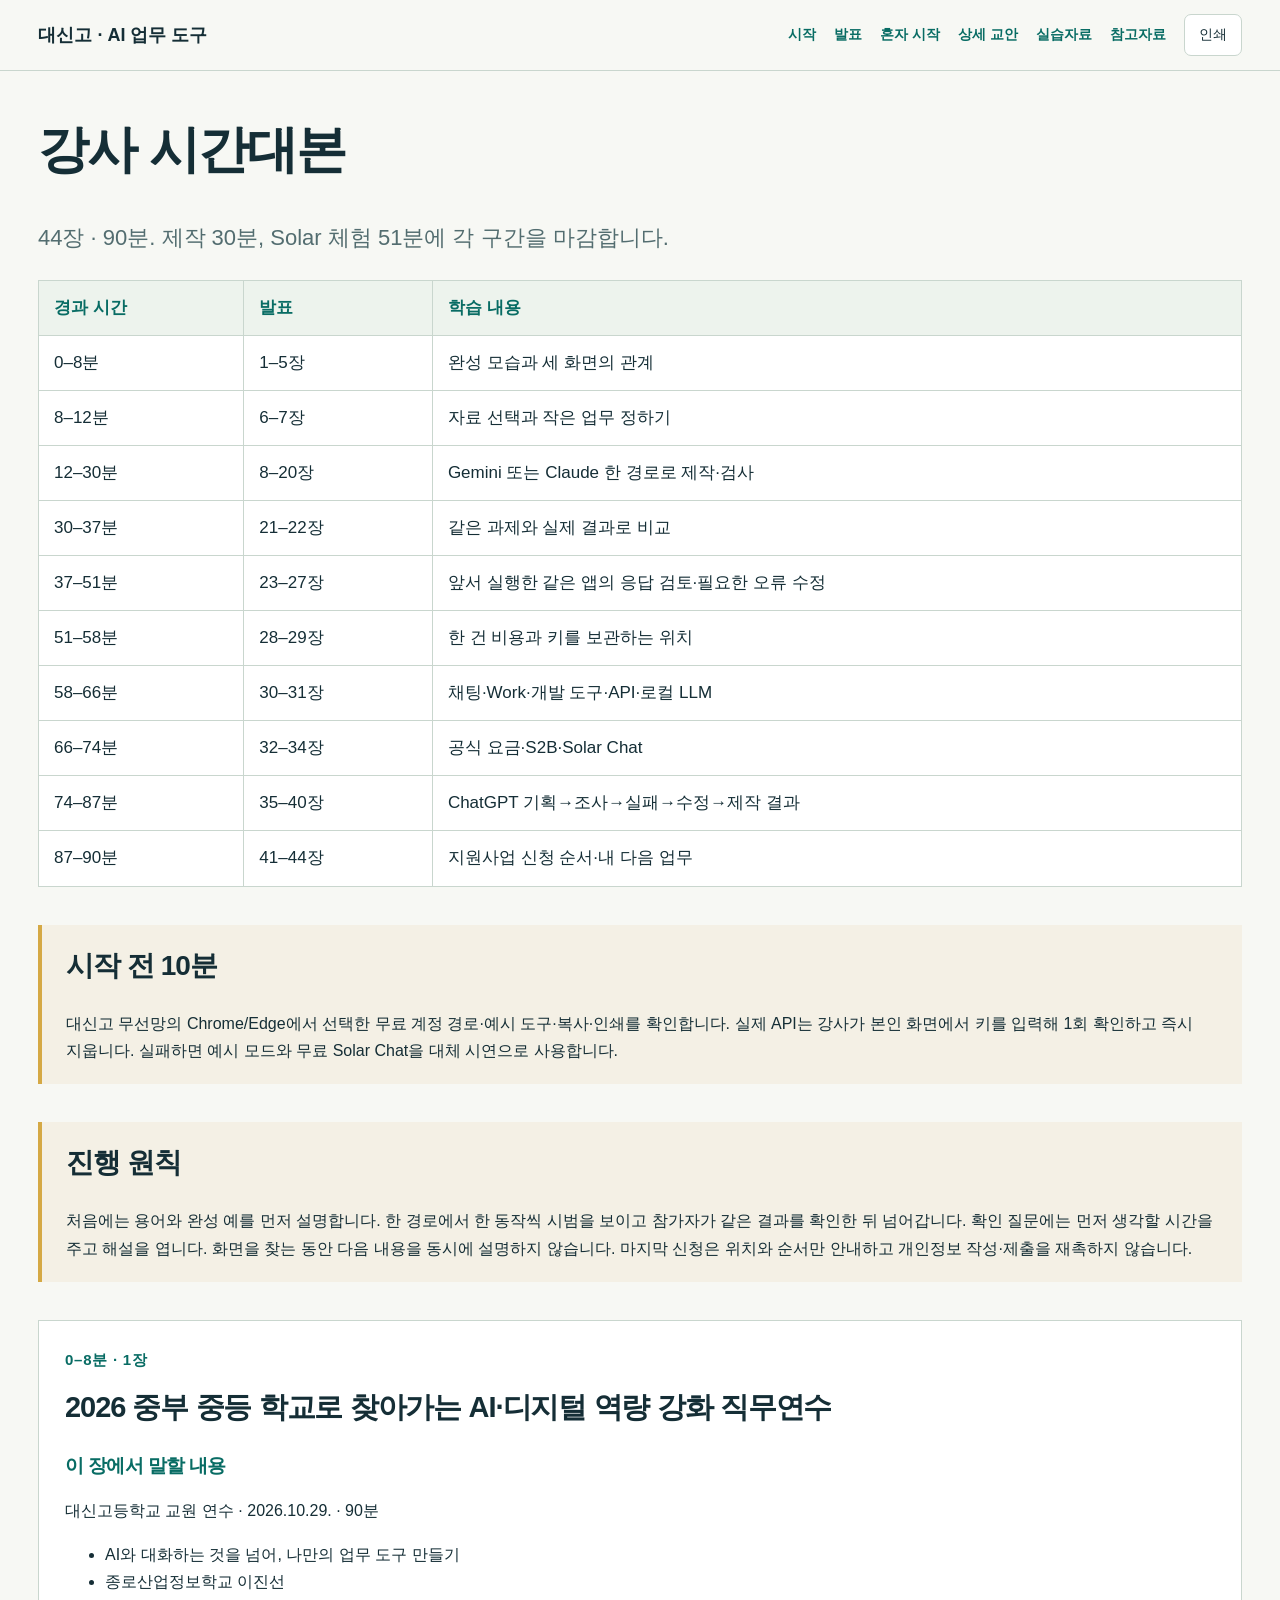
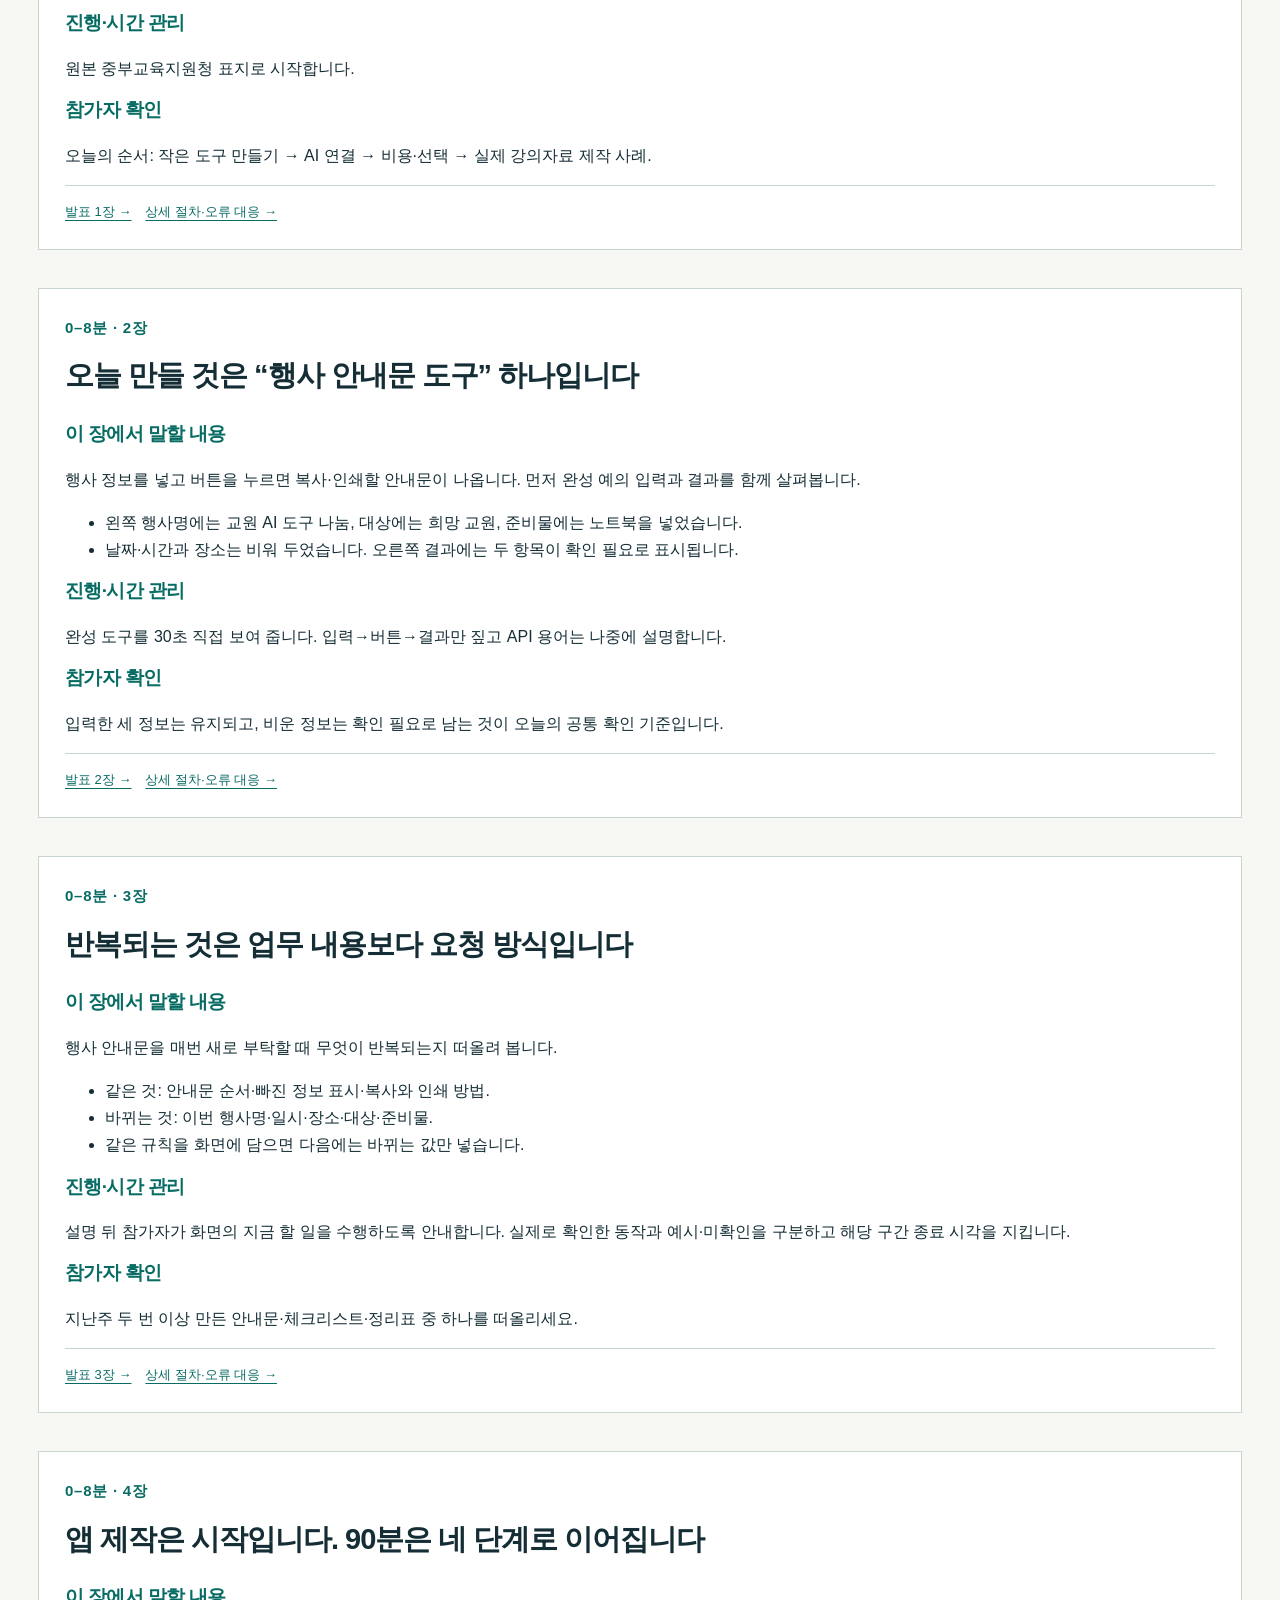
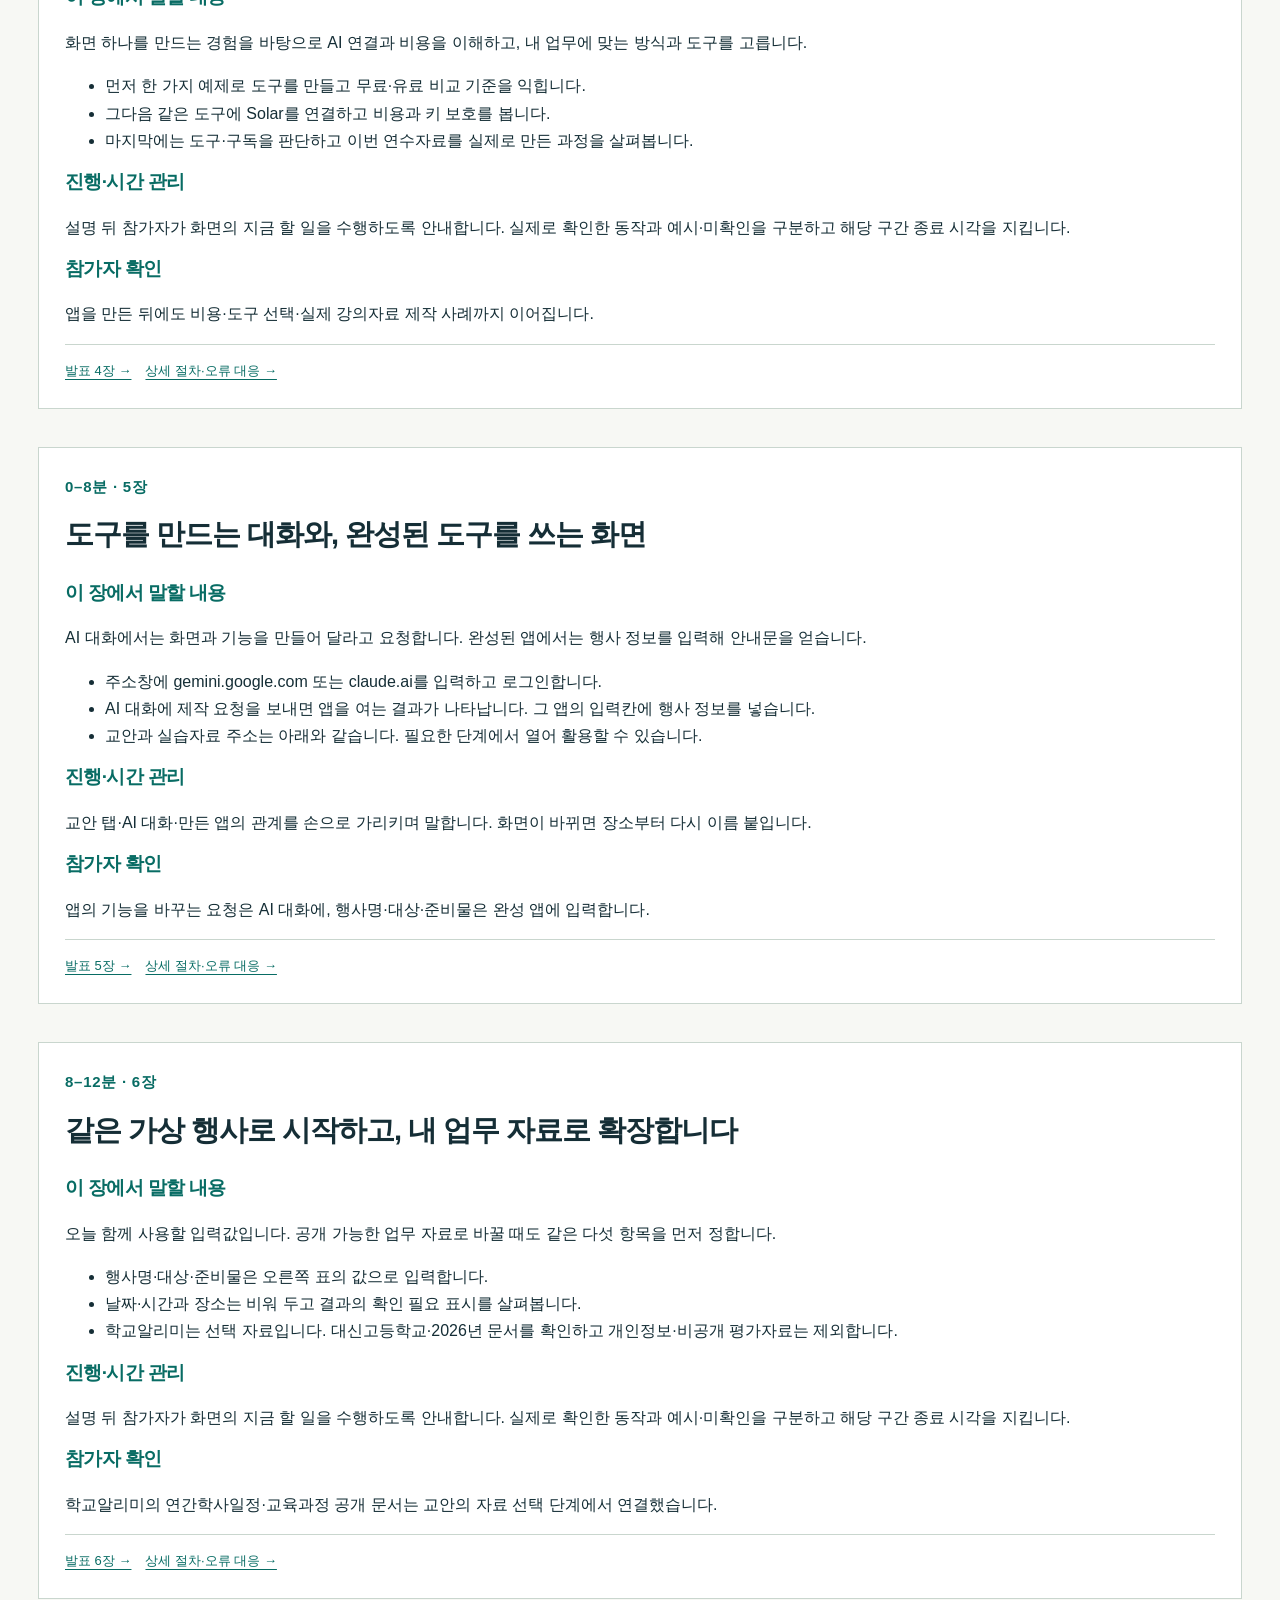
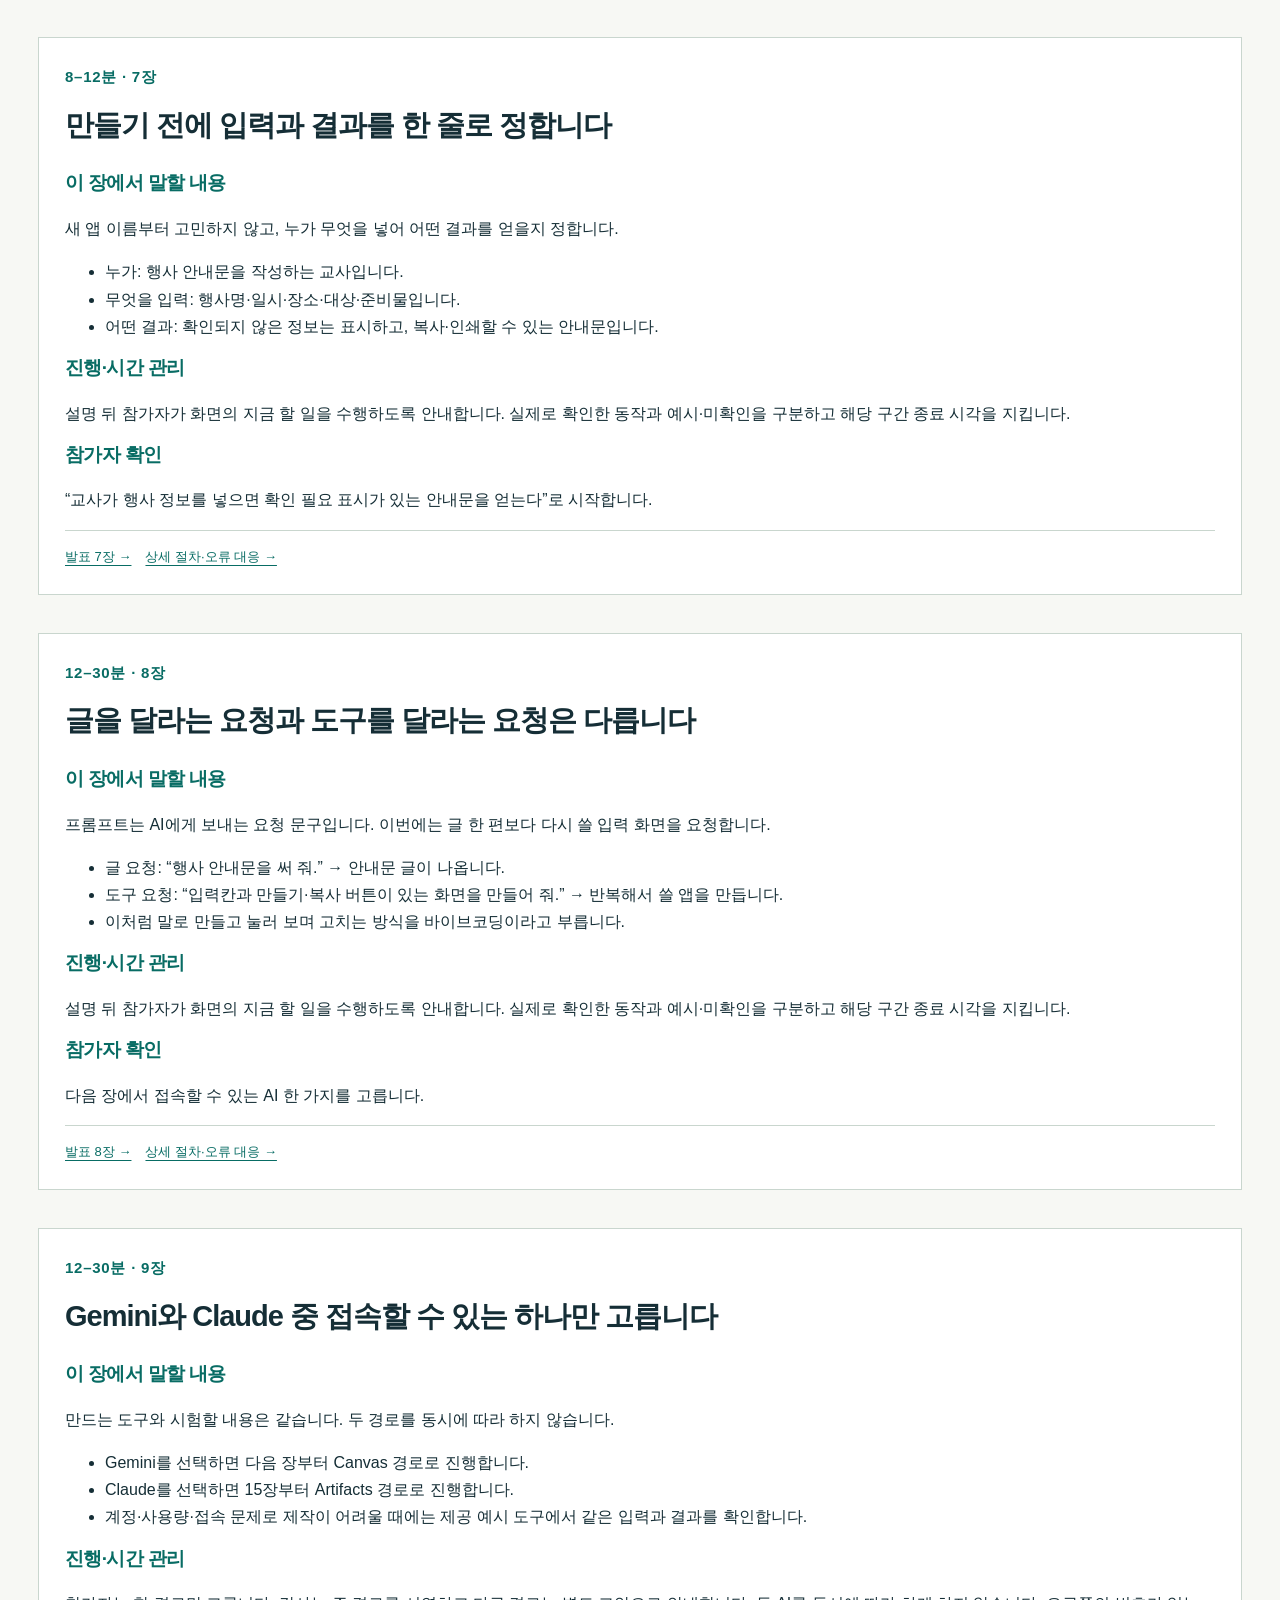
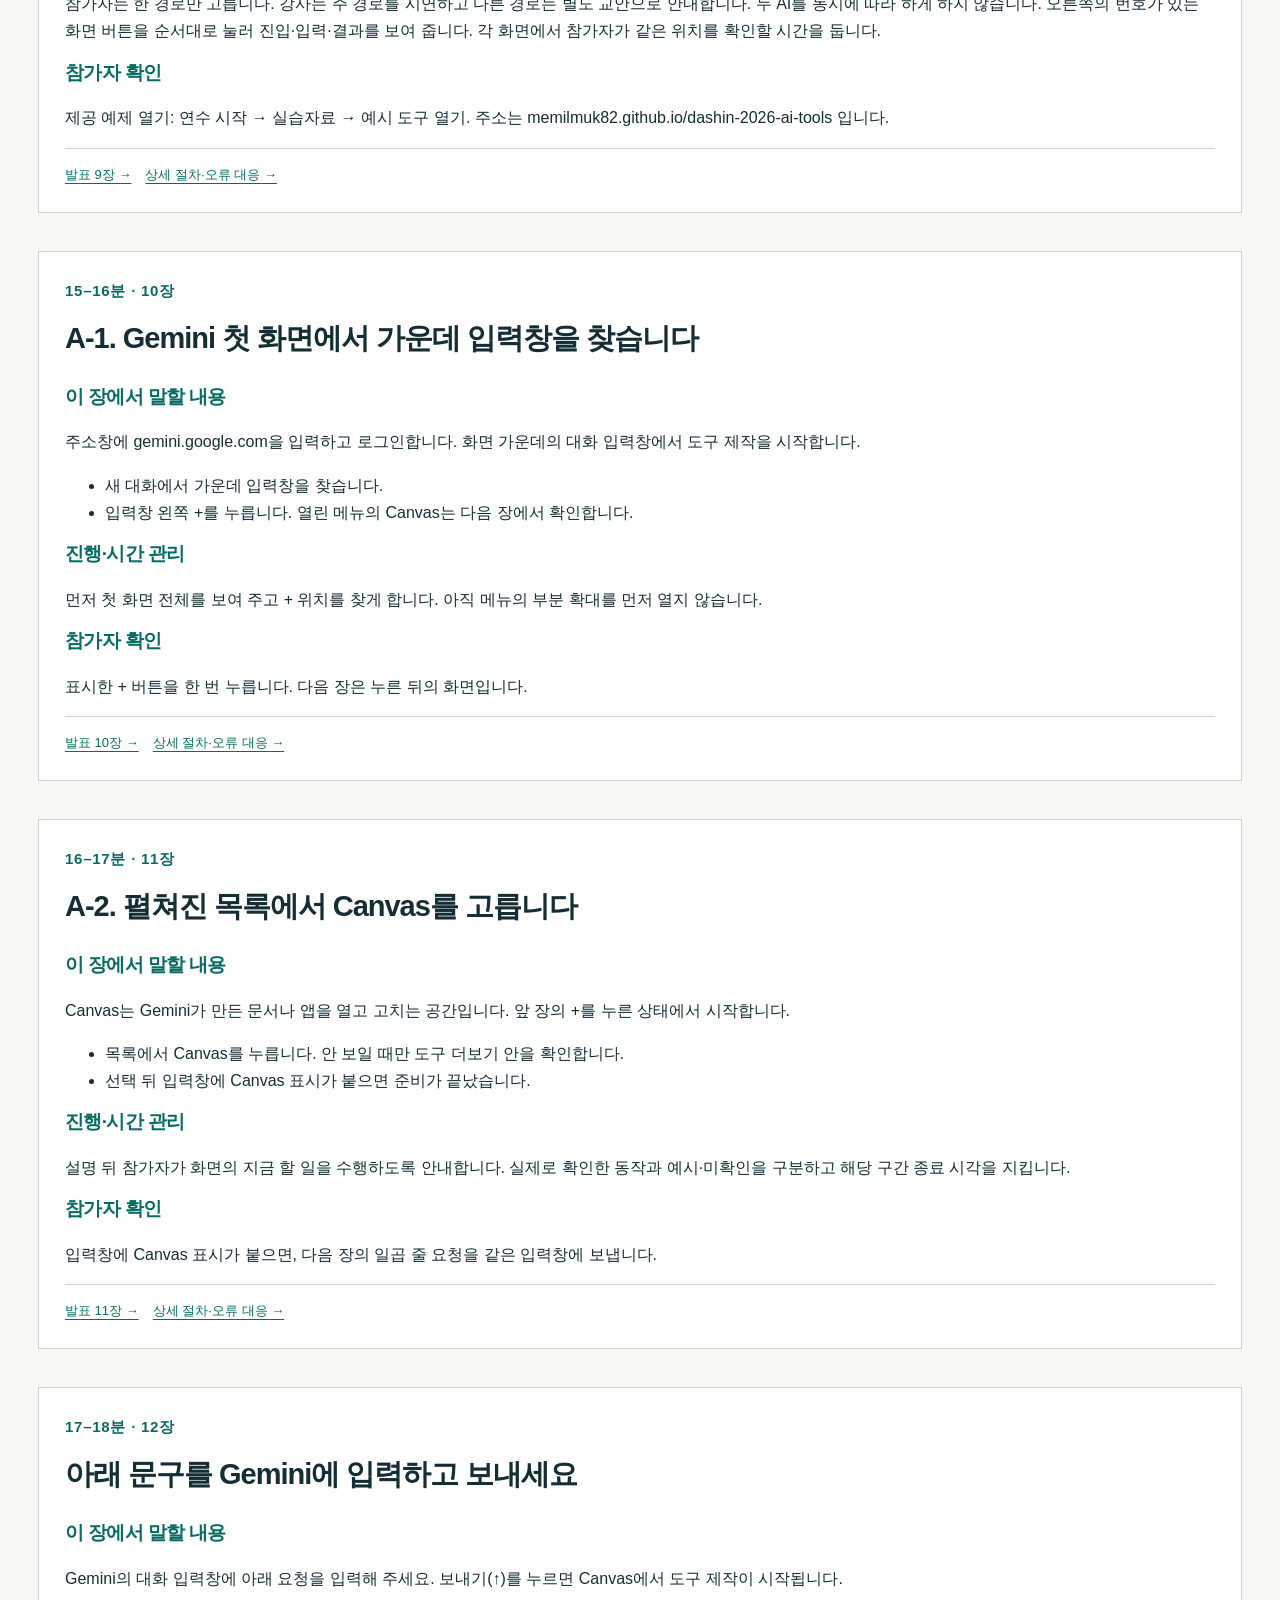
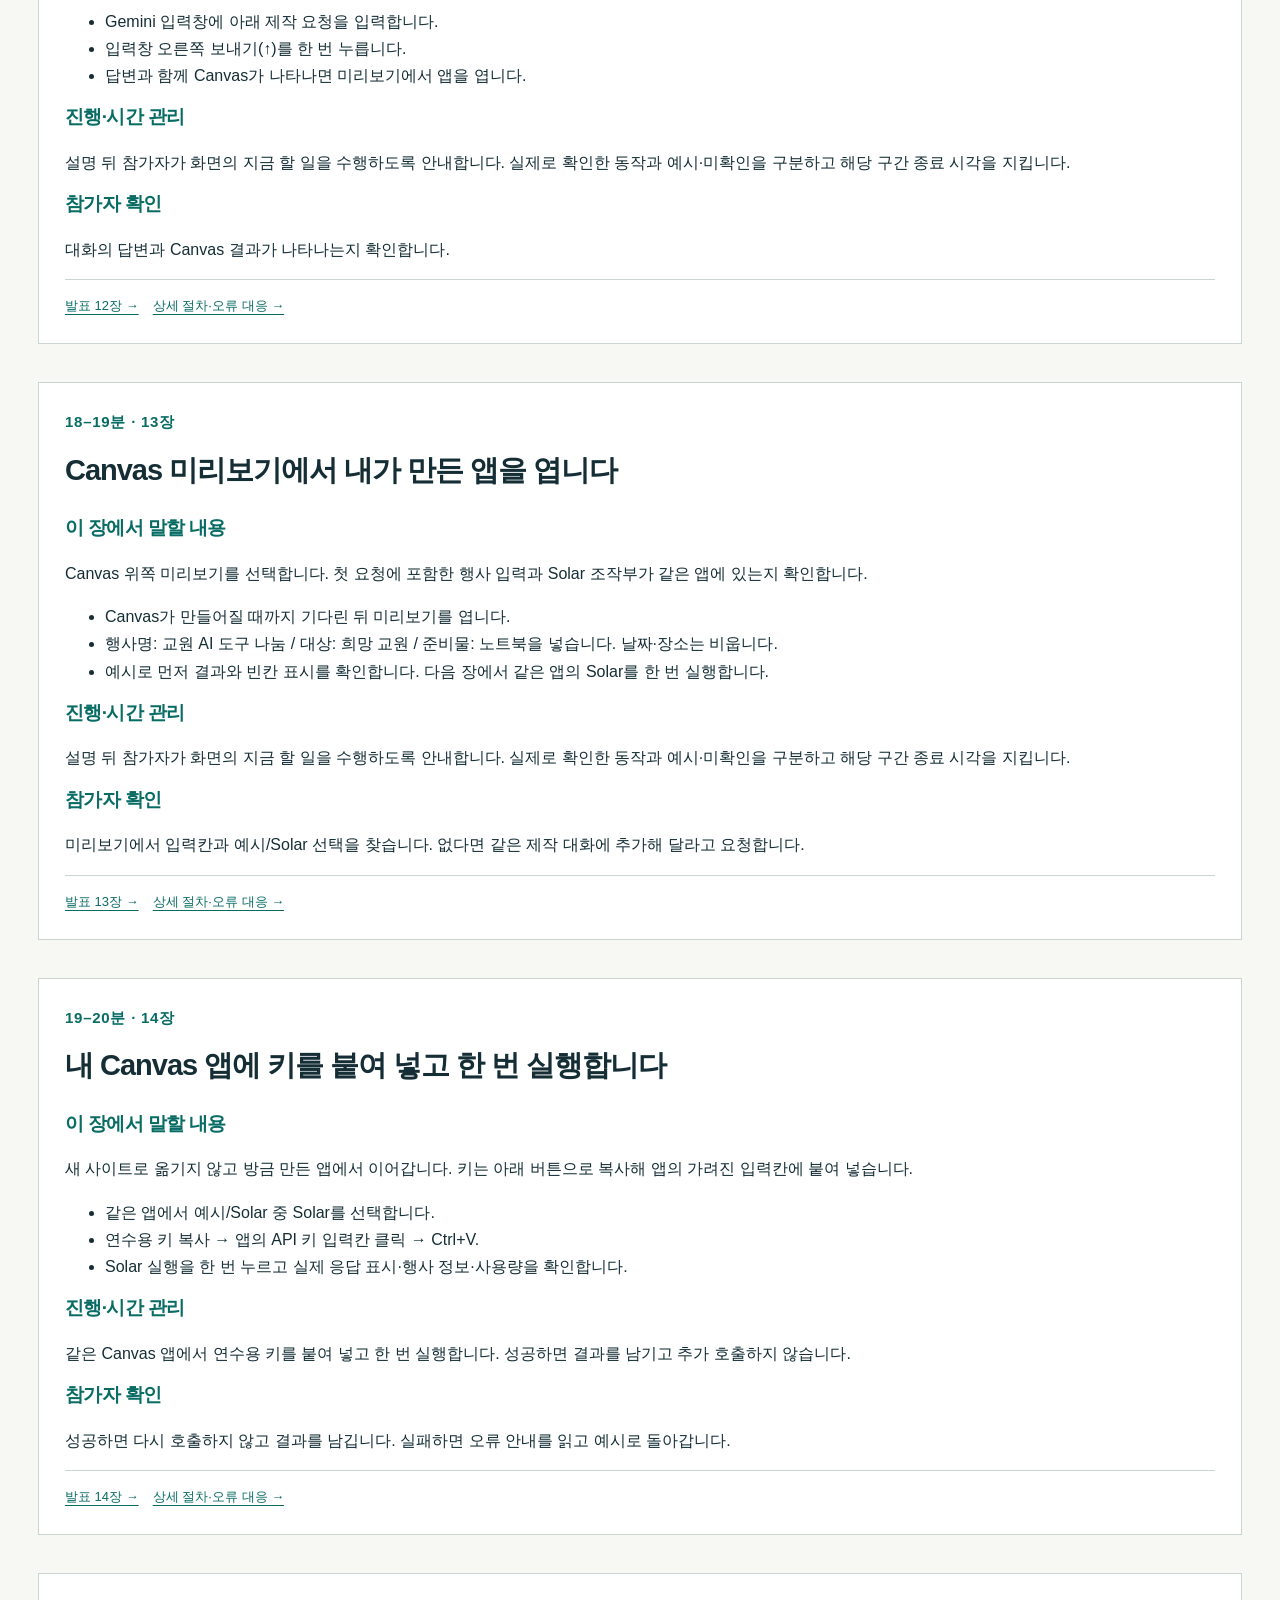
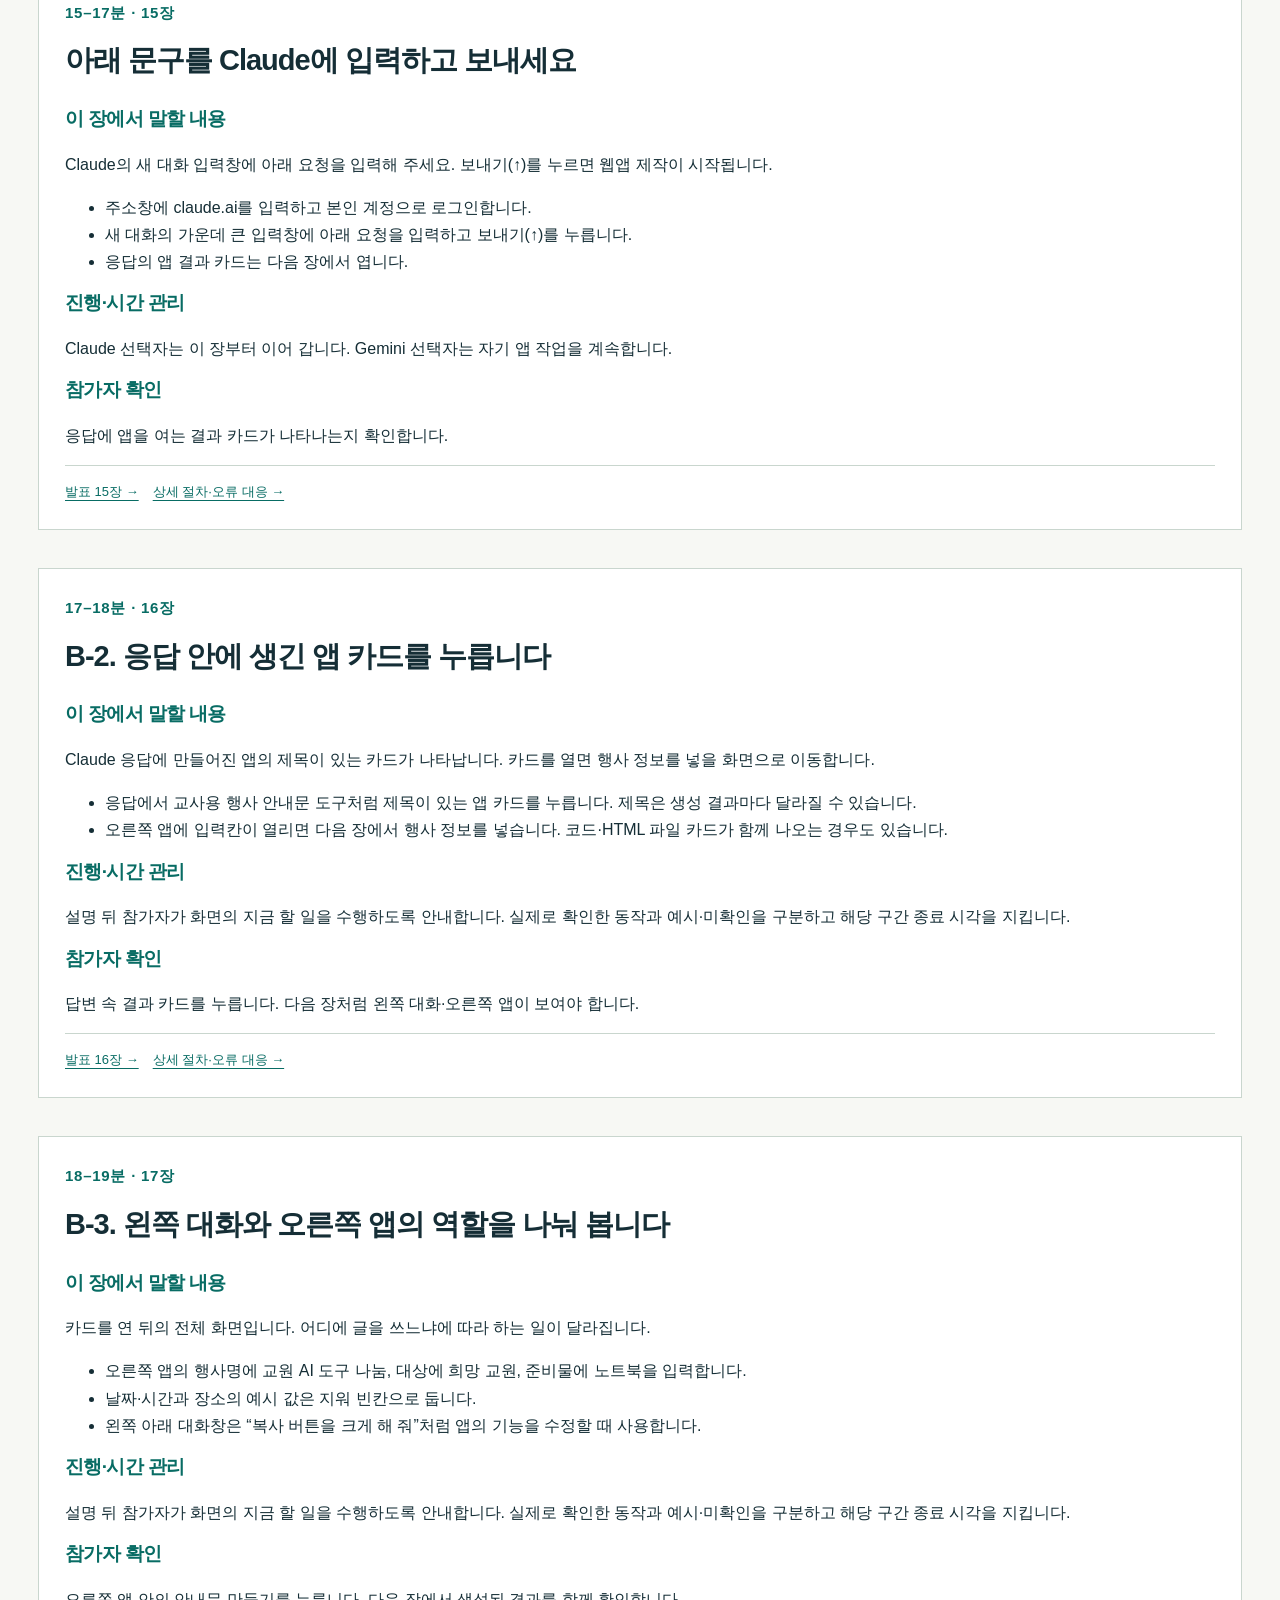
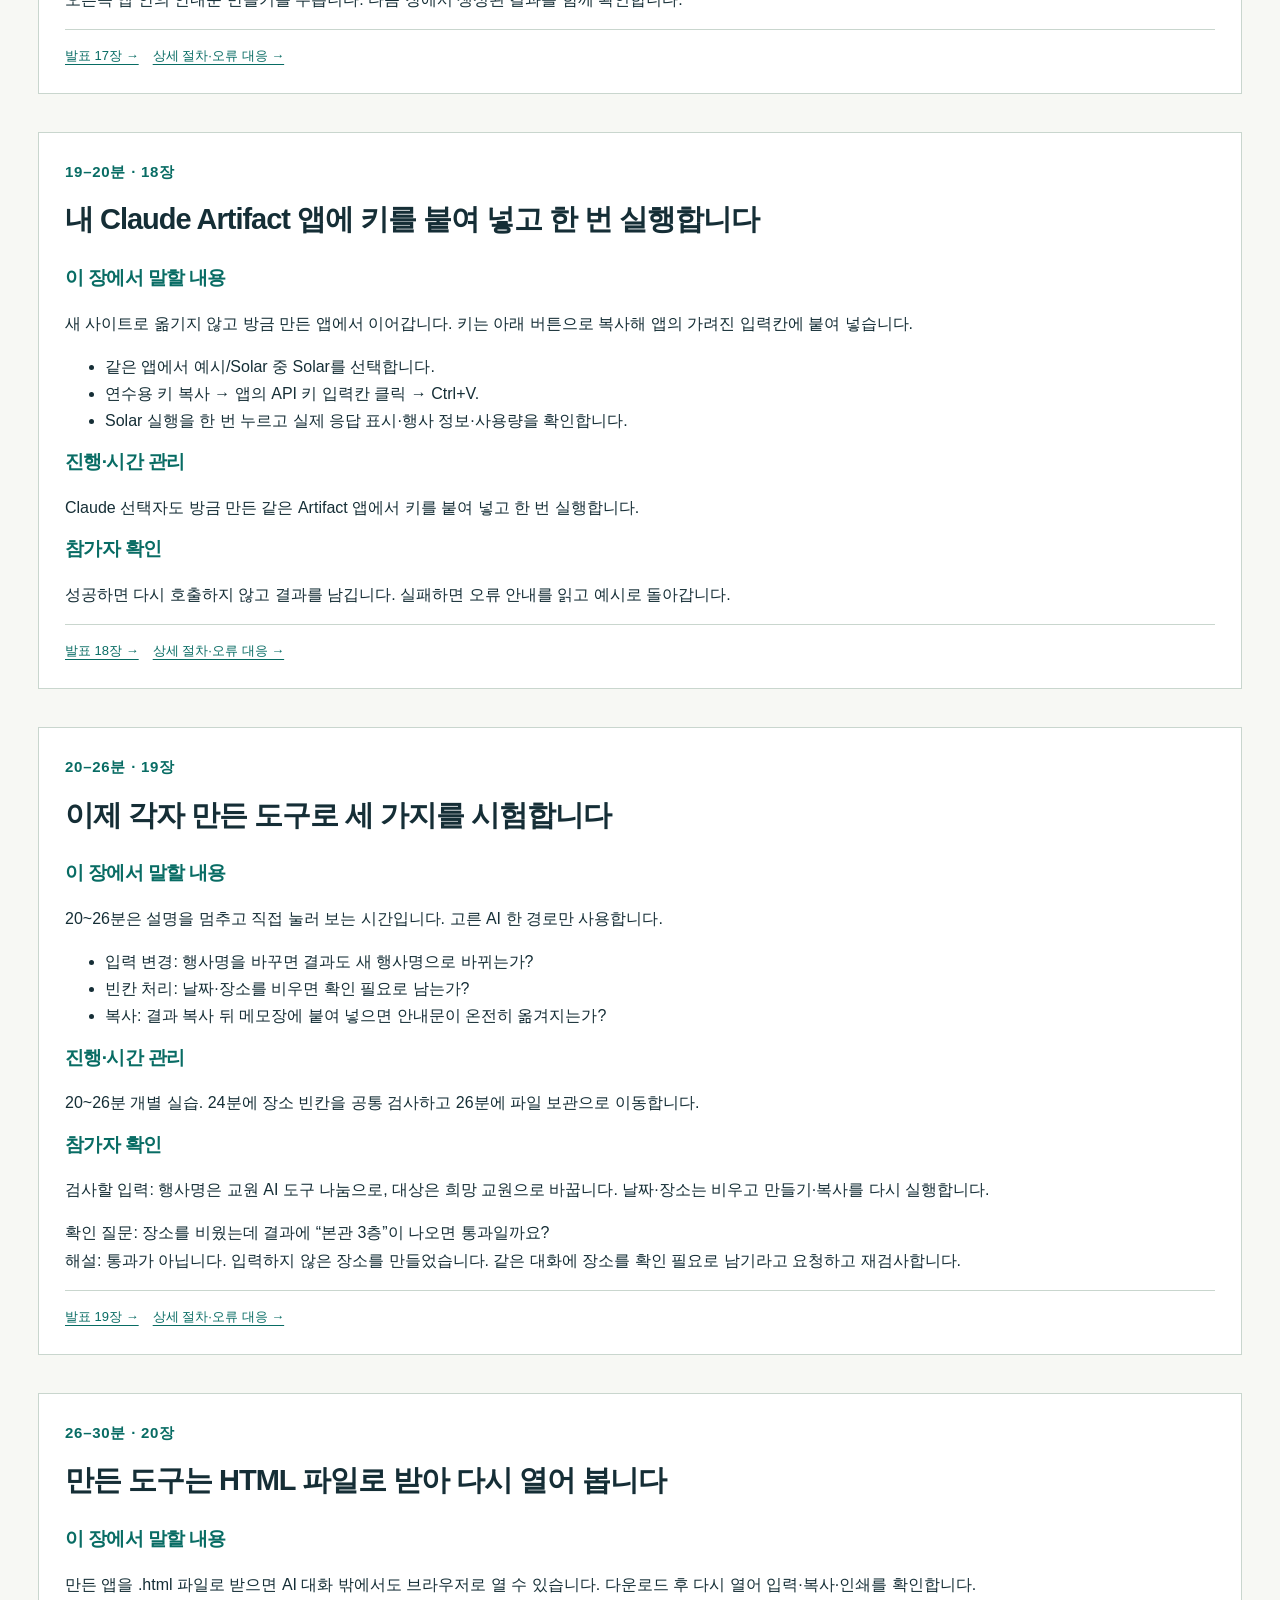
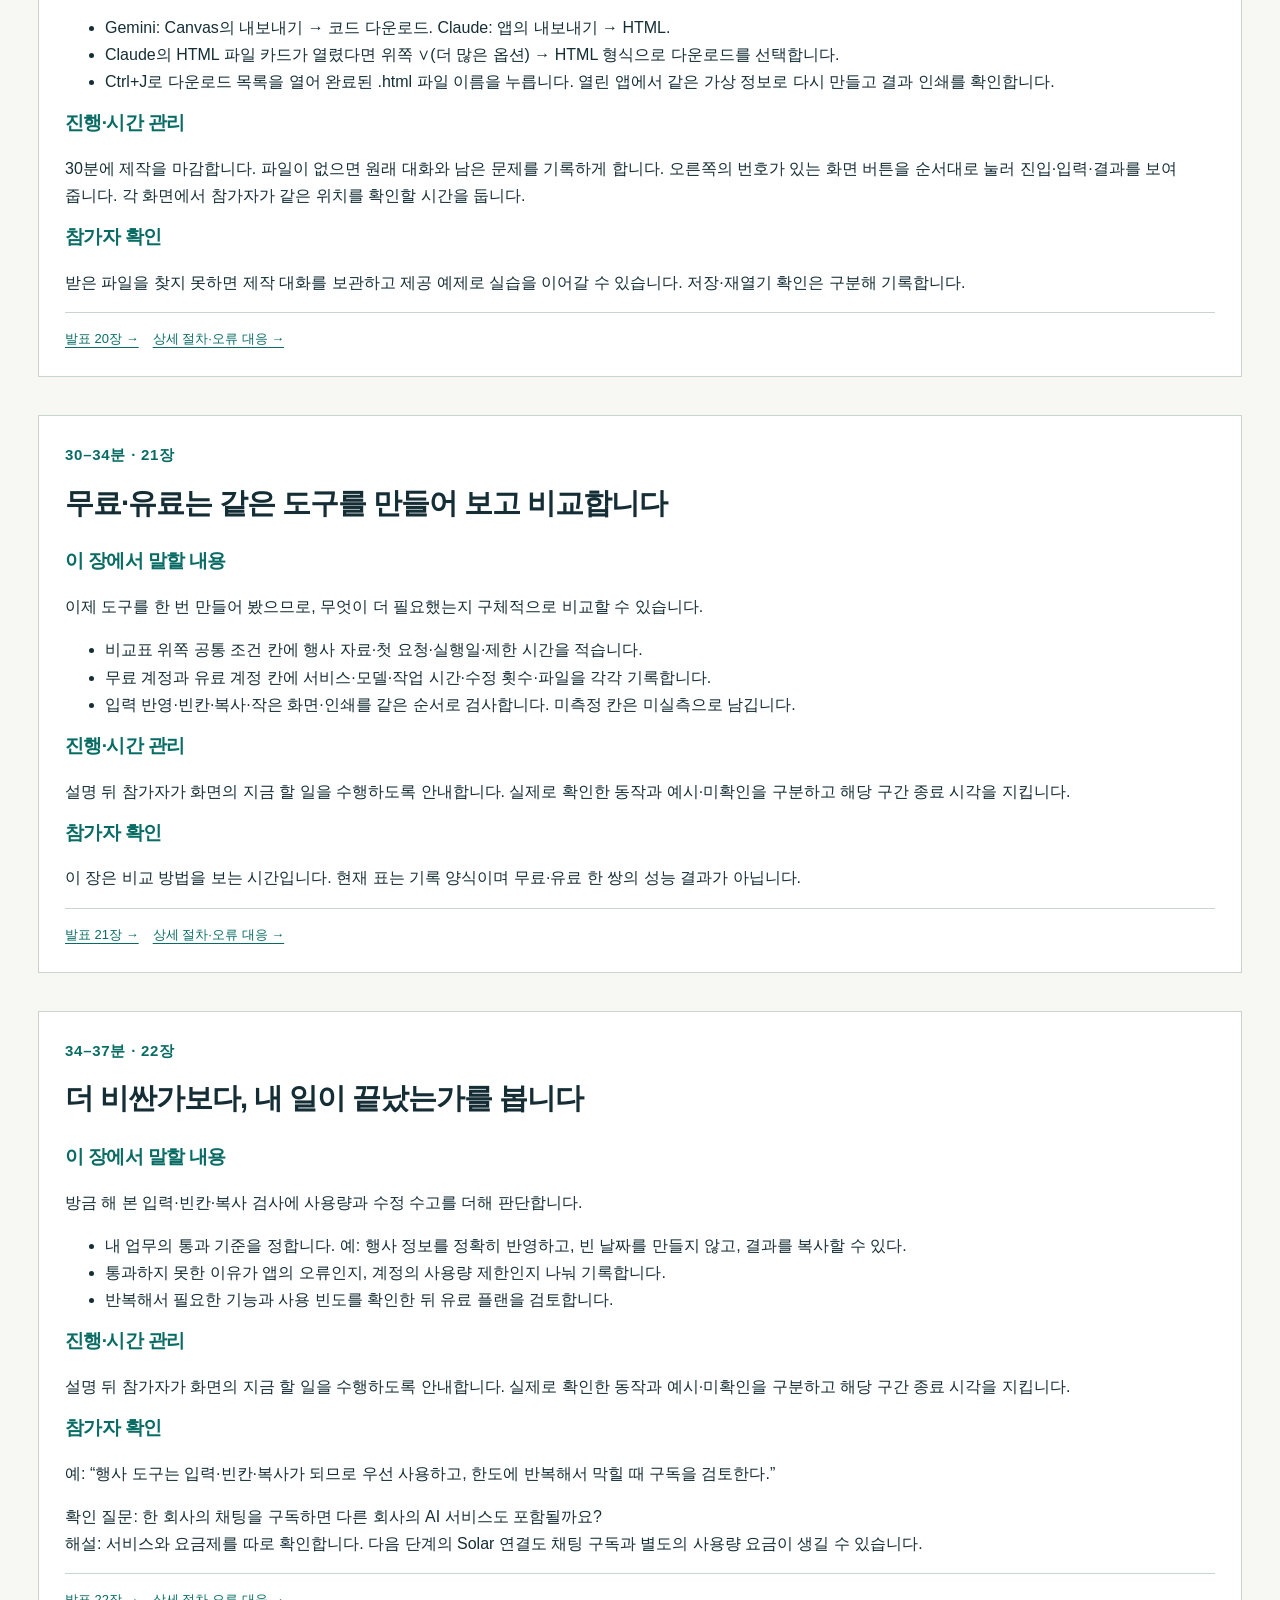
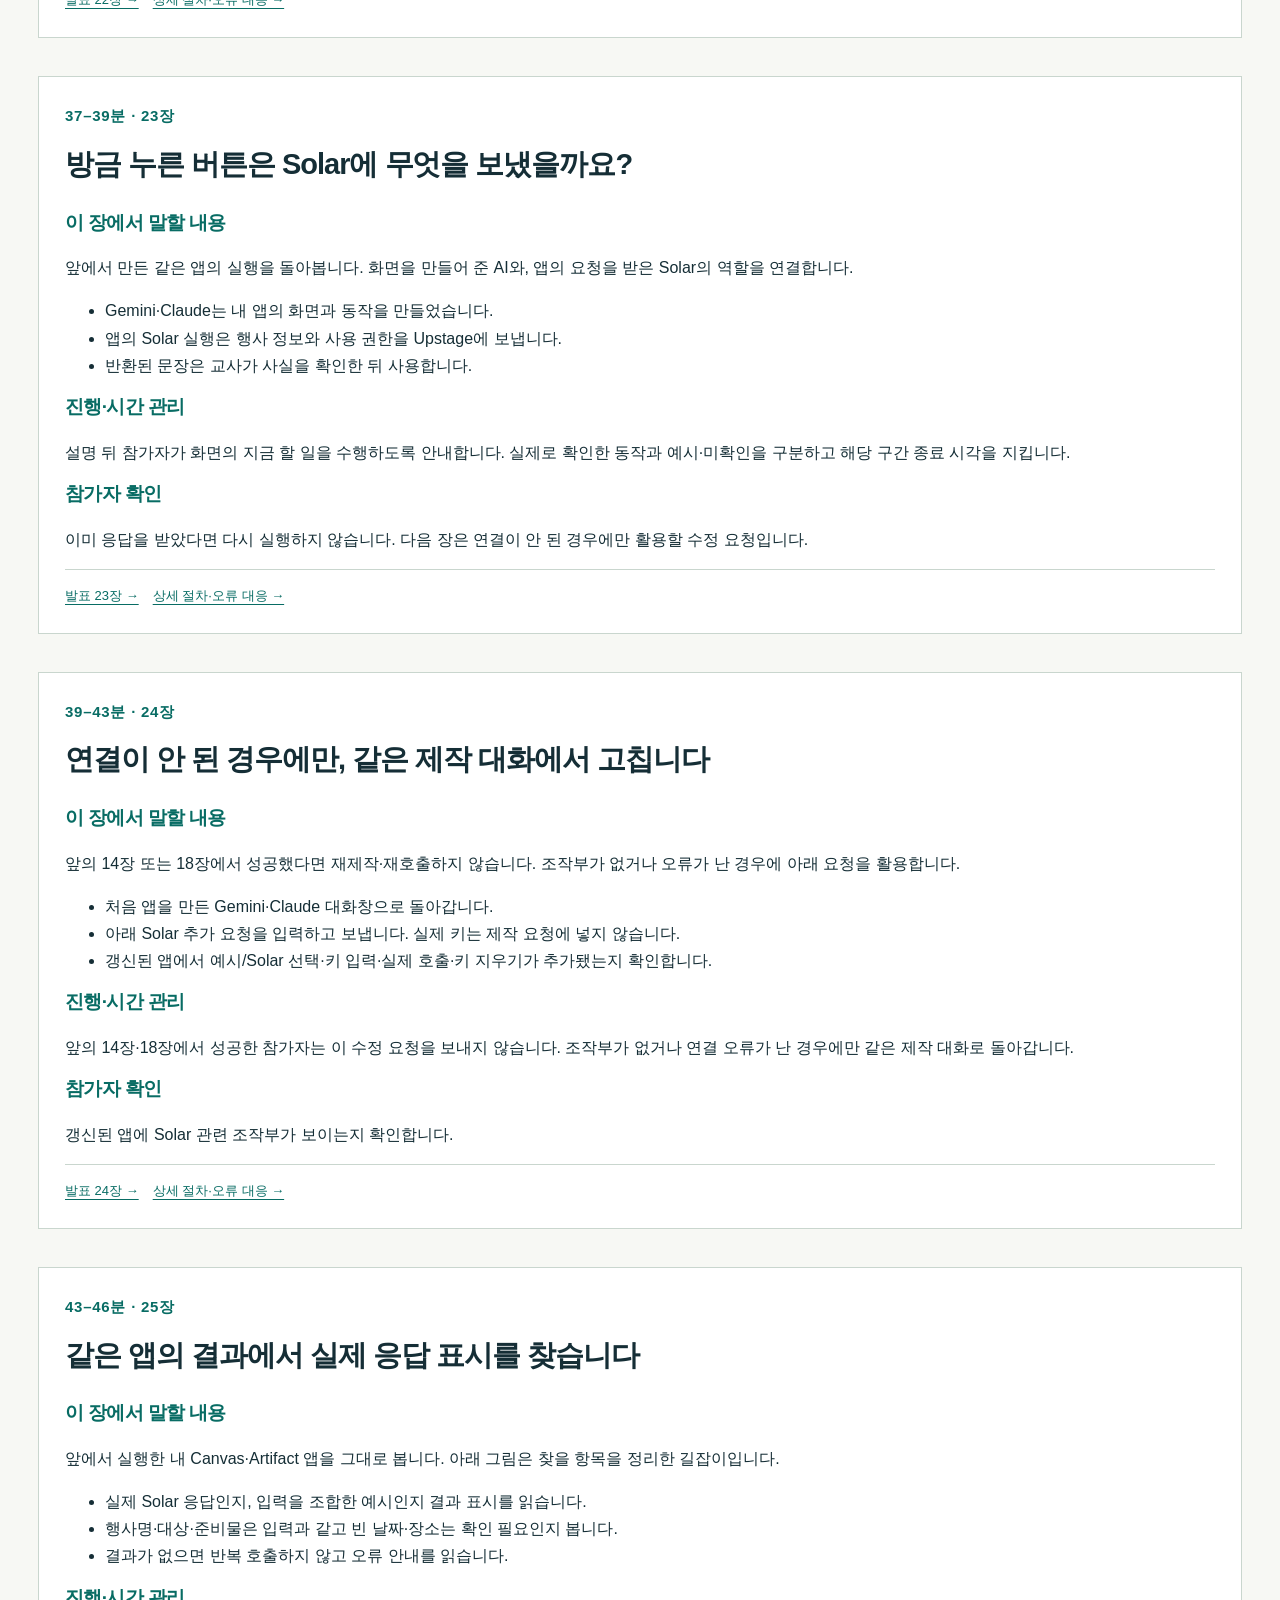
<file: speaker-notes.html>
<!doctype html><html lang="ko"><head><meta charset="utf-8"><meta name="viewport" content="width=device-width,initial-scale=1"><title>강사 시간대본 · 대신고 2026</title><link rel="icon" href="data:,"><link rel="stylesheet" href="assets/reference-style.css"><link rel="stylesheet" href="assets/course.css?v=course44-oneapp1"></head><body ><a class="skip" href="#main">본문으로 이동</a><header class="site-header"><a class="brand" href="index.html">대신고 · AI 업무 도구</a><nav aria-label="주 메뉴"><a href="index.html">시작</a><a href="slides.html">발표</a><a href="selfstudy.html">혼자 시작</a><a href="guide.html">상세 교안</a><a href="practice/index.html">실습자료</a><a href="resources.html">참고자료</a><button data-print>인쇄</button></nav></header><main class="page-shell" id="main"><h1>강사 시간대본</h1><p class="lead">44장 · 90분. 제작 30분, Solar 체험 51분에 각 구간을 마감합니다.</p><div class="table-wrap"><table><thead><tr><th scope="col">경과 시간</th><th scope="col">발표</th><th scope="col">학습 내용</th></tr></thead><tbody><tr><td>0–8분</td><td>1–5장</td><td>완성 모습과 세 화면의 관계</td></tr><tr><td>8–12분</td><td>6–7장</td><td>자료 선택과 작은 업무 정하기</td></tr><tr><td>12–30분</td><td>8–20장</td><td>Gemini 또는 Claude 한 경로로 제작·검사</td></tr><tr><td>30–37분</td><td>21–22장</td><td>같은 과제와 실제 결과로 비교</td></tr><tr><td>37–51분</td><td>23–27장</td><td>앞서 실행한 같은 앱의 응답 검토·필요한 오류 수정</td></tr><tr><td>51–58분</td><td>28–29장</td><td>한 건 비용과 키를 보관하는 위치</td></tr><tr><td>58–66분</td><td>30–31장</td><td>채팅·Work·개발 도구·API·로컬 LLM</td></tr><tr><td>66–74분</td><td>32–34장</td><td>공식 요금·S2B·Solar Chat</td></tr><tr><td>74–87분</td><td>35–40장</td><td>ChatGPT 기획→조사→실패→수정→제작 결과</td></tr><tr><td>87–90분</td><td>41–44장</td><td>지원사업 신청 순서·내 다음 업무</td></tr></tbody></table></div><section class="soft-notice"><h2>시작 전 10분</h2><p>대신고 무선망의 Chrome/Edge에서 선택한 무료 계정 경로·예시 도구·복사·인쇄를 확인합니다. 실제 API는 강사가 본인 화면에서 키를 입력해 1회 확인하고 즉시 지웁니다. 실패하면 예시 모드와 무료 Solar Chat을 대체 시연으로 사용합니다.</p></section><section class="soft-notice"><h2>진행 원칙</h2><p>처음에는 용어와 완성 예를 먼저 설명합니다. 한 경로에서 한 동작씩 시범을 보이고 참가자가 같은 결과를 확인한 뒤 넘어갑니다. 확인 질문에는 먼저 생각할 시간을 주고 해설을 엽니다. 화면을 찾는 동안 다음 내용을 동시에 설명하지 않습니다. 마지막 신청은 위치와 순서만 안내하고 개인정보 작성·제출을 재촉하지 않습니다.</p></section><section class="note-card" id="n01"><div class="eyebrow">0–8분 · 1장</div><h2>2026 중부 중등 학교로 찾아가는 AI·디지털 역량 강화 직무연수</h2><h3>이 장에서 말할 내용</h3><p>대신고등학교 교원 연수 · 2026.10.29. · 90분</p><ul><li>AI와 대화하는 것을 넘어, 나만의 업무 도구 만들기</li><li>종로산업정보학교 이진선</li></ul><h3>진행·시간 관리</h3><p>원본 중부교육지원청 표지로 시작합니다.</p><h3>참가자 확인</h3><p>오늘의 순서: 작은 도구 만들기 → AI 연결 → 비용·선택 → 실제 강의자료 제작 사례.</p><div class="cross-links"><a href="slides.html#1">발표 1장 →</a><a href="guide.html#g01">상세 절차·오류 대응 →</a></div></section><section class="note-card" id="n02"><div class="eyebrow">0–8분 · 2장</div><h2>오늘 만들 것은 “행사 안내문 도구” 하나입니다</h2><h3>이 장에서 말할 내용</h3><p>행사 정보를 넣고 버튼을 누르면 복사·인쇄할 안내문이 나옵니다. 먼저 완성 예의 입력과 결과를 함께 살펴봅니다.</p><ul><li>왼쪽 행사명에는 교원 AI 도구 나눔, 대상에는 희망 교원, 준비물에는 노트북을 넣었습니다.</li><li>날짜·시간과 장소는 비워 두었습니다. 오른쪽 결과에는 두 항목이 확인 필요로 표시됩니다.</li></ul><h3>진행·시간 관리</h3><p>완성 도구를 30초 직접 보여 줍니다. 입력→버튼→결과만 짚고 API 용어는 나중에 설명합니다.</p><h3>참가자 확인</h3><p>입력한 세 정보는 유지되고, 비운 정보는 확인 필요로 남는 것이 오늘의 공통 확인 기준입니다.</p><div class="cross-links"><a href="slides.html#2">발표 2장 →</a><a href="guide.html#g01">상세 절차·오류 대응 →</a></div></section><section class="note-card" id="n03"><div class="eyebrow">0–8분 · 3장</div><h2>반복되는 것은 업무 내용보다 요청 방식입니다</h2><h3>이 장에서 말할 내용</h3><p>행사 안내문을 매번 새로 부탁할 때 무엇이 반복되는지 떠올려 봅니다.</p><ul><li>같은 것: 안내문 순서·빠진 정보 표시·복사와 인쇄 방법.</li><li>바뀌는 것: 이번 행사명·일시·장소·대상·준비물.</li><li>같은 규칙을 화면에 담으면 다음에는 바뀌는 값만 넣습니다.</li></ul><h3>진행·시간 관리</h3><p>설명 뒤 참가자가 화면의 지금 할 일을 수행하도록 안내합니다. 실제로 확인한 동작과 예시·미확인을 구분하고 해당 구간 종료 시각을 지킵니다.</p><h3>참가자 확인</h3><p>지난주 두 번 이상 만든 안내문·체크리스트·정리표 중 하나를 떠올리세요.</p><div class="cross-links"><a href="slides.html#3">발표 3장 →</a><a href="guide.html#g03">상세 절차·오류 대응 →</a></div></section><section class="note-card" id="n04"><div class="eyebrow">0–8분 · 4장</div><h2>앱 제작은 시작입니다. 90분은 네 단계로 이어집니다</h2><h3>이 장에서 말할 내용</h3><p>화면 하나를 만드는 경험을 바탕으로 AI 연결과 비용을 이해하고, 내 업무에 맞는 방식과 도구를 고릅니다.</p><ul><li>먼저 한 가지 예제로 도구를 만들고 무료·유료 비교 기준을 익힙니다.</li><li>그다음 같은 도구에 Solar를 연결하고 비용과 키 보호를 봅니다.</li><li>마지막에는 도구·구독을 판단하고 이번 연수자료를 실제로 만든 과정을 살펴봅니다.</li></ul><h3>진행·시간 관리</h3><p>설명 뒤 참가자가 화면의 지금 할 일을 수행하도록 안내합니다. 실제로 확인한 동작과 예시·미확인을 구분하고 해당 구간 종료 시각을 지킵니다.</p><h3>참가자 확인</h3><p>앱을 만든 뒤에도 비용·도구 선택·실제 강의자료 제작 사례까지 이어집니다.</p><div class="cross-links"><a href="slides.html#4">발표 4장 →</a><a href="guide.html#g01">상세 절차·오류 대응 →</a></div></section><section class="note-card" id="n05"><div class="eyebrow">0–8분 · 5장</div><h2>도구를 만드는 대화와, 완성된 도구를 쓰는 화면</h2><h3>이 장에서 말할 내용</h3><p>AI 대화에서는 화면과 기능을 만들어 달라고 요청합니다. 완성된 앱에서는 행사 정보를 입력해 안내문을 얻습니다.</p><ul><li>주소창에 gemini.google.com 또는 claude.ai를 입력하고 로그인합니다.</li><li>AI 대화에 제작 요청을 보내면 앱을 여는 결과가 나타납니다. 그 앱의 입력칸에 행사 정보를 넣습니다.</li><li>교안과 실습자료 주소는 아래와 같습니다. 필요한 단계에서 열어 활용할 수 있습니다.</li></ul><h3>진행·시간 관리</h3><p>교안 탭·AI 대화·만든 앱의 관계를 손으로 가리키며 말합니다. 화면이 바뀌면 장소부터 다시 이름 붙입니다.</p><h3>참가자 확인</h3><p>앱의 기능을 바꾸는 요청은 AI 대화에, 행사명·대상·준비물은 완성 앱에 입력합니다.</p><div class="cross-links"><a href="slides.html#5">발표 5장 →</a><a href="guide.html#g01">상세 절차·오류 대응 →</a></div></section><section class="note-card" id="n06"><div class="eyebrow">8–12분 · 6장</div><h2>같은 가상 행사로 시작하고, 내 업무 자료로 확장합니다</h2><h3>이 장에서 말할 내용</h3><p>오늘 함께 사용할 입력값입니다. 공개 가능한 업무 자료로 바꿀 때도 같은 다섯 항목을 먼저 정합니다.</p><ul><li>행사명·대상·준비물은 오른쪽 표의 값으로 입력합니다.</li><li>날짜·시간과 장소는 비워 두고 결과의 확인 필요 표시를 살펴봅니다.</li><li>학교알리미는 선택 자료입니다. 대신고등학교·2026년 문서를 확인하고 개인정보·비공개 평가자료는 제외합니다.</li></ul><h3>진행·시간 관리</h3><p>설명 뒤 참가자가 화면의 지금 할 일을 수행하도록 안내합니다. 실제로 확인한 동작과 예시·미확인을 구분하고 해당 구간 종료 시각을 지킵니다.</p><h3>참가자 확인</h3><p>학교알리미의 연간학사일정·교육과정 공개 문서는 교안의 자료 선택 단계에서 연결했습니다.</p><div class="cross-links"><a href="slides.html#6">발표 6장 →</a><a href="guide.html#g04">상세 절차·오류 대응 →</a></div></section><section class="note-card" id="n07"><div class="eyebrow">8–12분 · 7장</div><h2>만들기 전에 입력과 결과를 한 줄로 정합니다</h2><h3>이 장에서 말할 내용</h3><p>새 앱 이름부터 고민하지 않고, 누가 무엇을 넣어 어떤 결과를 얻을지 정합니다.</p><ul><li>누가: 행사 안내문을 작성하는 교사입니다.</li><li>무엇을 입력: 행사명·일시·장소·대상·준비물입니다.</li><li>어떤 결과: 확인되지 않은 정보는 표시하고, 복사·인쇄할 수 있는 안내문입니다.</li></ul><h3>진행·시간 관리</h3><p>설명 뒤 참가자가 화면의 지금 할 일을 수행하도록 안내합니다. 실제로 확인한 동작과 예시·미확인을 구분하고 해당 구간 종료 시각을 지킵니다.</p><h3>참가자 확인</h3><p>“교사가 행사 정보를 넣으면 확인 필요 표시가 있는 안내문을 얻는다”로 시작합니다.</p><div class="cross-links"><a href="slides.html#7">발표 7장 →</a><a href="guide.html#g05">상세 절차·오류 대응 →</a></div></section><section class="note-card" id="n08"><div class="eyebrow">12–30분 · 8장</div><h2>글을 달라는 요청과 도구를 달라는 요청은 다릅니다</h2><h3>이 장에서 말할 내용</h3><p>프롬프트는 AI에게 보내는 요청 문구입니다. 이번에는 글 한 편보다 다시 쓸 입력 화면을 요청합니다.</p><ul><li>글 요청: “행사 안내문을 써 줘.” → 안내문 글이 나옵니다.</li><li>도구 요청: “입력칸과 만들기·복사 버튼이 있는 화면을 만들어 줘.” → 반복해서 쓸 앱을 만듭니다.</li><li>이처럼 말로 만들고 눌러 보며 고치는 방식을 바이브코딩이라고 부릅니다.</li></ul><h3>진행·시간 관리</h3><p>설명 뒤 참가자가 화면의 지금 할 일을 수행하도록 안내합니다. 실제로 확인한 동작과 예시·미확인을 구분하고 해당 구간 종료 시각을 지킵니다.</p><h3>참가자 확인</h3><p>다음 장에서 접속할 수 있는 AI 한 가지를 고릅니다.</p><div class="cross-links"><a href="slides.html#8">발표 8장 →</a><a href="guide.html#g05">상세 절차·오류 대응 →</a></div></section><section class="note-card" id="n09"><div class="eyebrow">12–30분 · 9장</div><h2>Gemini와 Claude 중 접속할 수 있는 하나만 고릅니다</h2><h3>이 장에서 말할 내용</h3><p>만드는 도구와 시험할 내용은 같습니다. 두 경로를 동시에 따라 하지 않습니다.</p><ul><li>Gemini를 선택하면 다음 장부터 Canvas 경로로 진행합니다.</li><li>Claude를 선택하면 15장부터 Artifacts 경로로 진행합니다.</li><li>계정·사용량·접속 문제로 제작이 어려울 때에는 제공 예시 도구에서 같은 입력과 결과를 확인합니다.</li></ul><h3>진행·시간 관리</h3><p>참가자는 한 경로만 고릅니다. 강사는 주 경로를 시연하고 다른 경로는 별도 교안으로 안내합니다. 두 AI를 동시에 따라 하게 하지 않습니다. 오른쪽의 번호가 있는 화면 버튼을 순서대로 눌러 진입·입력·결과를 보여 줍니다. 각 화면에서 참가자가 같은 위치를 확인할 시간을 둡니다.</p><h3>참가자 확인</h3><p>제공 예제 열기: 연수 시작 → 실습자료 → 예시 도구 열기. 주소는 memilmuk82.github.io/dashin-2026-ai-tools 입니다.</p><div class="cross-links"><a href="slides.html#9">발표 9장 →</a><a href="guide.html#g05">상세 절차·오류 대응 →</a></div></section><section class="note-card" id="n10"><div class="eyebrow">15–16분 · 10장</div><h2>A-1. Gemini 첫 화면에서 가운데 입력창을 찾습니다</h2><h3>이 장에서 말할 내용</h3><p>주소창에 gemini.google.com을 입력하고 로그인합니다. 화면 가운데의 대화 입력창에서 도구 제작을 시작합니다.</p><ul><li>새 대화에서 가운데 입력창을 찾습니다.</li><li>입력창 왼쪽 +를 누릅니다. 열린 메뉴의 Canvas는 다음 장에서 확인합니다.</li></ul><h3>진행·시간 관리</h3><p>먼저 첫 화면 전체를 보여 주고 + 위치를 찾게 합니다. 아직 메뉴의 부분 확대를 먼저 열지 않습니다.</p><h3>참가자 확인</h3><p>표시한 + 버튼을 한 번 누릅니다. 다음 장은 누른 뒤의 화면입니다.</p><div class="cross-links"><a href="slides.html#10">발표 10장 →</a><a href="guide.html#g06">상세 절차·오류 대응 →</a></div></section><section class="note-card" id="n11"><div class="eyebrow">16–17분 · 11장</div><h2>A-2. 펼쳐진 목록에서 Canvas를 고릅니다</h2><h3>이 장에서 말할 내용</h3><p>Canvas는 Gemini가 만든 문서나 앱을 열고 고치는 공간입니다. 앞 장의 +를 누른 상태에서 시작합니다.</p><ul><li>목록에서 Canvas를 누릅니다. 안 보일 때만 도구 더보기 안을 확인합니다.</li><li>선택 뒤 입력창에 Canvas 표시가 붙으면 준비가 끝났습니다.</li></ul><h3>진행·시간 관리</h3><p>설명 뒤 참가자가 화면의 지금 할 일을 수행하도록 안내합니다. 실제로 확인한 동작과 예시·미확인을 구분하고 해당 구간 종료 시각을 지킵니다.</p><h3>참가자 확인</h3><p>입력창에 Canvas 표시가 붙으면, 다음 장의 일곱 줄 요청을 같은 입력창에 보냅니다.</p><div class="cross-links"><a href="slides.html#11">발표 11장 →</a><a href="guide.html#g06">상세 절차·오류 대응 →</a></div></section><section class="note-card" id="n12"><div class="eyebrow">17–18분 · 12장</div><h2>아래 문구를 Gemini에 입력하고 보내세요</h2><h3>이 장에서 말할 내용</h3><p>Gemini의 대화 입력창에 아래 요청을 입력해 주세요. 보내기(↑)를 누르면 Canvas에서 도구 제작이 시작됩니다.</p><ul><li>Gemini 입력창에 아래 제작 요청을 입력합니다.</li><li>입력창 오른쪽 보내기(↑)를 한 번 누릅니다.</li><li>답변과 함께 Canvas가 나타나면 미리보기에서 앱을 엽니다.</li></ul><h3>진행·시간 관리</h3><p>설명 뒤 참가자가 화면의 지금 할 일을 수행하도록 안내합니다. 실제로 확인한 동작과 예시·미확인을 구분하고 해당 구간 종료 시각을 지킵니다.</p><h3>참가자 확인</h3><p>대화의 답변과 Canvas 결과가 나타나는지 확인합니다.</p><div class="cross-links"><a href="slides.html#12">발표 12장 →</a><a href="guide.html#g06">상세 절차·오류 대응 →</a></div></section><section class="note-card" id="n13"><div class="eyebrow">18–19분 · 13장</div><h2>Canvas 미리보기에서 내가 만든 앱을 엽니다</h2><h3>이 장에서 말할 내용</h3><p>Canvas 위쪽 미리보기를 선택합니다. 첫 요청에 포함한 행사 입력과 Solar 조작부가 같은 앱에 있는지 확인합니다.</p><ul><li>Canvas가 만들어질 때까지 기다린 뒤 미리보기를 엽니다.</li><li>행사명: 교원 AI 도구 나눔 / 대상: 희망 교원 / 준비물: 노트북을 넣습니다. 날짜·장소는 비웁니다.</li><li>예시로 먼저 결과와 빈칸 표시를 확인합니다. 다음 장에서 같은 앱의 Solar를 한 번 실행합니다.</li></ul><h3>진행·시간 관리</h3><p>설명 뒤 참가자가 화면의 지금 할 일을 수행하도록 안내합니다. 실제로 확인한 동작과 예시·미확인을 구분하고 해당 구간 종료 시각을 지킵니다.</p><h3>참가자 확인</h3><p>미리보기에서 입력칸과 예시/Solar 선택을 찾습니다. 없다면 같은 제작 대화에 추가해 달라고 요청합니다.</p><div class="cross-links"><a href="slides.html#13">발표 13장 →</a><a href="guide.html#g06">상세 절차·오류 대응 →</a></div></section><section class="note-card" id="n14"><div class="eyebrow">19–20분 · 14장</div><h2>내 Canvas 앱에 키를 붙여 넣고 한 번 실행합니다</h2><h3>이 장에서 말할 내용</h3><p>새 사이트로 옮기지 않고 방금 만든 앱에서 이어갑니다. 키는 아래 버튼으로 복사해 앱의 가려진 입력칸에 붙여 넣습니다.</p><ul><li>같은 앱에서 예시/Solar 중 Solar를 선택합니다.</li><li>연수용 키 복사 → 앱의 API 키 입력칸 클릭 → Ctrl+V.</li><li>Solar 실행을 한 번 누르고 실제 응답 표시·행사 정보·사용량을 확인합니다.</li></ul><h3>진행·시간 관리</h3><p>같은 Canvas 앱에서 연수용 키를 붙여 넣고 한 번 실행합니다. 성공하면 결과를 남기고 추가 호출하지 않습니다.</p><h3>참가자 확인</h3><p>성공하면 다시 호출하지 않고 결과를 남깁니다. 실패하면 오류 안내를 읽고 예시로 돌아갑니다.</p><div class="cross-links"><a href="slides.html#14">발표 14장 →</a><a href="guide.html#g06">상세 절차·오류 대응 →</a></div></section><section class="note-card" id="n15"><div class="eyebrow">15–17분 · 15장</div><h2>아래 문구를 Claude에 입력하고 보내세요</h2><h3>이 장에서 말할 내용</h3><p>Claude의 새 대화 입력창에 아래 요청을 입력해 주세요. 보내기(↑)를 누르면 웹앱 제작이 시작됩니다.</p><ul><li>주소창에 claude.ai를 입력하고 본인 계정으로 로그인합니다.</li><li>새 대화의 가운데 큰 입력창에 아래 요청을 입력하고 보내기(↑)를 누릅니다.</li><li>응답의 앱 결과 카드는 다음 장에서 엽니다.</li></ul><h3>진행·시간 관리</h3><p>Claude 선택자는 이 장부터 이어 갑니다. Gemini 선택자는 자기 앱 작업을 계속합니다.</p><h3>참가자 확인</h3><p>응답에 앱을 여는 결과 카드가 나타나는지 확인합니다.</p><div class="cross-links"><a href="slides.html#15">발표 15장 →</a><a href="guide.html#g07">상세 절차·오류 대응 →</a></div></section><section class="note-card" id="n16"><div class="eyebrow">17–18분 · 16장</div><h2>B-2. 응답 안에 생긴 앱 카드를 누릅니다</h2><h3>이 장에서 말할 내용</h3><p>Claude 응답에 만들어진 앱의 제목이 있는 카드가 나타납니다. 카드를 열면 행사 정보를 넣을 화면으로 이동합니다.</p><ul><li>응답에서 교사용 행사 안내문 도구처럼 제목이 있는 앱 카드를 누릅니다. 제목은 생성 결과마다 달라질 수 있습니다.</li><li>오른쪽 앱에 입력칸이 열리면 다음 장에서 행사 정보를 넣습니다. 코드·HTML 파일 카드가 함께 나오는 경우도 있습니다.</li></ul><h3>진행·시간 관리</h3><p>설명 뒤 참가자가 화면의 지금 할 일을 수행하도록 안내합니다. 실제로 확인한 동작과 예시·미확인을 구분하고 해당 구간 종료 시각을 지킵니다.</p><h3>참가자 확인</h3><p>답변 속 결과 카드를 누릅니다. 다음 장처럼 왼쪽 대화·오른쪽 앱이 보여야 합니다.</p><div class="cross-links"><a href="slides.html#16">발표 16장 →</a><a href="guide.html#g07">상세 절차·오류 대응 →</a></div></section><section class="note-card" id="n17"><div class="eyebrow">18–19분 · 17장</div><h2>B-3. 왼쪽 대화와 오른쪽 앱의 역할을 나눠 봅니다</h2><h3>이 장에서 말할 내용</h3><p>카드를 연 뒤의 전체 화면입니다. 어디에 글을 쓰느냐에 따라 하는 일이 달라집니다.</p><ul><li>오른쪽 앱의 행사명에 교원 AI 도구 나눔, 대상에 희망 교원, 준비물에 노트북을 입력합니다.</li><li>날짜·시간과 장소의 예시 값은 지워 빈칸으로 둡니다.</li><li>왼쪽 아래 대화창은 “복사 버튼을 크게 해 줘”처럼 앱의 기능을 수정할 때 사용합니다.</li></ul><h3>진행·시간 관리</h3><p>설명 뒤 참가자가 화면의 지금 할 일을 수행하도록 안내합니다. 실제로 확인한 동작과 예시·미확인을 구분하고 해당 구간 종료 시각을 지킵니다.</p><h3>참가자 확인</h3><p>오른쪽 앱 안의 안내문 만들기를 누릅니다. 다음 장에서 생성된 결과를 함께 확인합니다.</p><div class="cross-links"><a href="slides.html#17">발표 17장 →</a><a href="guide.html#g07">상세 절차·오류 대응 →</a></div></section><section class="note-card" id="n18"><div class="eyebrow">19–20분 · 18장</div><h2>내 Claude Artifact 앱에 키를 붙여 넣고 한 번 실행합니다</h2><h3>이 장에서 말할 내용</h3><p>새 사이트로 옮기지 않고 방금 만든 앱에서 이어갑니다. 키는 아래 버튼으로 복사해 앱의 가려진 입력칸에 붙여 넣습니다.</p><ul><li>같은 앱에서 예시/Solar 중 Solar를 선택합니다.</li><li>연수용 키 복사 → 앱의 API 키 입력칸 클릭 → Ctrl+V.</li><li>Solar 실행을 한 번 누르고 실제 응답 표시·행사 정보·사용량을 확인합니다.</li></ul><h3>진행·시간 관리</h3><p>Claude 선택자도 방금 만든 같은 Artifact 앱에서 키를 붙여 넣고 한 번 실행합니다.</p><h3>참가자 확인</h3><p>성공하면 다시 호출하지 않고 결과를 남깁니다. 실패하면 오류 안내를 읽고 예시로 돌아갑니다.</p><div class="cross-links"><a href="slides.html#18">발표 18장 →</a><a href="guide.html#g07">상세 절차·오류 대응 →</a></div></section><section class="note-card" id="n19"><div class="eyebrow">20–26분 · 19장</div><h2>이제 각자 만든 도구로 세 가지를 시험합니다</h2><h3>이 장에서 말할 내용</h3><p>20~26분은 설명을 멈추고 직접 눌러 보는 시간입니다. 고른 AI 한 경로만 사용합니다.</p><ul><li>입력 변경: 행사명을 바꾸면 결과도 새 행사명으로 바뀌는가?</li><li>빈칸 처리: 날짜·장소를 비우면 확인 필요로 남는가?</li><li>복사: 결과 복사 뒤 메모장에 붙여 넣으면 안내문이 온전히 옮겨지는가?</li></ul><h3>진행·시간 관리</h3><p>20~26분 개별 실습. 24분에 장소 빈칸을 공통 검사하고 26분에 파일 보관으로 이동합니다.</p><h3>참가자 확인</h3><p>검사할 입력: 행사명은 교원 AI 도구 나눔으로, 대상은 희망 교원으로 바꿉니다. 날짜·장소는 비우고 만들기·복사를 다시 실행합니다.</p><p>확인 질문: 장소를 비웠는데 결과에 “본관 3층”이 나오면 통과일까요?<br>해설: 통과가 아닙니다. 입력하지 않은 장소를 만들었습니다. 같은 대화에 장소를 확인 필요로 남기라고 요청하고 재검사합니다.</p><div class="cross-links"><a href="slides.html#19">발표 19장 →</a><a href="guide.html#g09">상세 절차·오류 대응 →</a></div></section><section class="note-card" id="n20"><div class="eyebrow">26–30분 · 20장</div><h2>만든 도구는 HTML 파일로 받아 다시 열어 봅니다</h2><h3>이 장에서 말할 내용</h3><p>만든 앱을 .html 파일로 받으면 AI 대화 밖에서도 브라우저로 열 수 있습니다. 다운로드 후 다시 열어 입력·복사·인쇄를 확인합니다.</p><ul><li>Gemini: Canvas의 내보내기 → 코드 다운로드. Claude: 앱의 내보내기 → HTML.</li><li>Claude의 HTML 파일 카드가 열렸다면 위쪽 ∨(더 많은 옵션) → HTML 형식으로 다운로드를 선택합니다.</li><li>Ctrl+J로 다운로드 목록을 열어 완료된 .html 파일 이름을 누릅니다. 열린 앱에서 같은 가상 정보로 다시 만들고 결과 인쇄를 확인합니다.</li></ul><h3>진행·시간 관리</h3><p>30분에 제작을 마감합니다. 파일이 없으면 원래 대화와 남은 문제를 기록하게 합니다. 오른쪽의 번호가 있는 화면 버튼을 순서대로 눌러 진입·입력·결과를 보여 줍니다. 각 화면에서 참가자가 같은 위치를 확인할 시간을 둡니다.</p><h3>참가자 확인</h3><p>받은 파일을 찾지 못하면 제작 대화를 보관하고 제공 예제로 실습을 이어갈 수 있습니다. 저장·재열기 확인은 구분해 기록합니다.</p><div class="cross-links"><a href="slides.html#20">발표 20장 →</a><a href="guide.html#g09">상세 절차·오류 대응 →</a></div></section><section class="note-card" id="n21"><div class="eyebrow">30–34분 · 21장</div><h2>무료·유료는 같은 도구를 만들어 보고 비교합니다</h2><h3>이 장에서 말할 내용</h3><p>이제 도구를 한 번 만들어 봤으므로, 무엇이 더 필요했는지 구체적으로 비교할 수 있습니다.</p><ul><li>비교표 위쪽 공통 조건 칸에 행사 자료·첫 요청·실행일·제한 시간을 적습니다.</li><li>무료 계정과 유료 계정 칸에 서비스·모델·작업 시간·수정 횟수·파일을 각각 기록합니다.</li><li>입력 반영·빈칸·복사·작은 화면·인쇄를 같은 순서로 검사합니다. 미측정 칸은 미실측으로 남깁니다.</li></ul><h3>진행·시간 관리</h3><p>설명 뒤 참가자가 화면의 지금 할 일을 수행하도록 안내합니다. 실제로 확인한 동작과 예시·미확인을 구분하고 해당 구간 종료 시각을 지킵니다.</p><h3>참가자 확인</h3><p>이 장은 비교 방법을 보는 시간입니다. 현재 표는 기록 양식이며 무료·유료 한 쌍의 성능 결과가 아닙니다.</p><div class="cross-links"><a href="slides.html#21">발표 21장 →</a><a href="guide.html#g10">상세 절차·오류 대응 →</a></div></section><section class="note-card" id="n22"><div class="eyebrow">34–37분 · 22장</div><h2>더 비싼가보다, 내 일이 끝났는가를 봅니다</h2><h3>이 장에서 말할 내용</h3><p>방금 해 본 입력·빈칸·복사 검사에 사용량과 수정 수고를 더해 판단합니다.</p><ul><li>내 업무의 통과 기준을 정합니다. 예: 행사 정보를 정확히 반영하고, 빈 날짜를 만들지 않고, 결과를 복사할 수 있다.</li><li>통과하지 못한 이유가 앱의 오류인지, 계정의 사용량 제한인지 나눠 기록합니다.</li><li>반복해서 필요한 기능과 사용 빈도를 확인한 뒤 유료 플랜을 검토합니다.</li></ul><h3>진행·시간 관리</h3><p>설명 뒤 참가자가 화면의 지금 할 일을 수행하도록 안내합니다. 실제로 확인한 동작과 예시·미확인을 구분하고 해당 구간 종료 시각을 지킵니다.</p><h3>참가자 확인</h3><p>예: “행사 도구는 입력·빈칸·복사가 되므로 우선 사용하고, 한도에 반복해서 막힐 때 구독을 검토한다.”</p><p>확인 질문: 한 회사의 채팅을 구독하면 다른 회사의 AI 서비스도 포함될까요?<br>해설: 서비스와 요금제를 따로 확인합니다. 다음 단계의 Solar 연결도 채팅 구독과 별도의 사용량 요금이 생길 수 있습니다.</p><div class="cross-links"><a href="slides.html#22">발표 22장 →</a><a href="guide.html#g11">상세 절차·오류 대응 →</a></div></section><section class="note-card" id="n23"><div class="eyebrow">37–39분 · 23장</div><h2>방금 누른 버튼은 Solar에 무엇을 보냈을까요?</h2><h3>이 장에서 말할 내용</h3><p>앞에서 만든 같은 앱의 실행을 돌아봅니다. 화면을 만들어 준 AI와, 앱의 요청을 받은 Solar의 역할을 연결합니다.</p><ul><li>Gemini·Claude는 내 앱의 화면과 동작을 만들었습니다.</li><li>앱의 Solar 실행은 행사 정보와 사용 권한을 Upstage에 보냅니다.</li><li>반환된 문장은 교사가 사실을 확인한 뒤 사용합니다.</li></ul><h3>진행·시간 관리</h3><p>설명 뒤 참가자가 화면의 지금 할 일을 수행하도록 안내합니다. 실제로 확인한 동작과 예시·미확인을 구분하고 해당 구간 종료 시각을 지킵니다.</p><h3>참가자 확인</h3><p>이미 응답을 받았다면 다시 실행하지 않습니다. 다음 장은 연결이 안 된 경우에만 활용할 수정 요청입니다.</p><div class="cross-links"><a href="slides.html#23">발표 23장 →</a><a href="guide.html#g12">상세 절차·오류 대응 →</a></div></section><section class="note-card" id="n24"><div class="eyebrow">39–43분 · 24장</div><h2>연결이 안 된 경우에만, 같은 제작 대화에서 고칩니다</h2><h3>이 장에서 말할 내용</h3><p>앞의 14장 또는 18장에서 성공했다면 재제작·재호출하지 않습니다. 조작부가 없거나 오류가 난 경우에 아래 요청을 활용합니다.</p><ul><li>처음 앱을 만든 Gemini·Claude 대화창으로 돌아갑니다.</li><li>아래 Solar 추가 요청을 입력하고 보냅니다. 실제 키는 제작 요청에 넣지 않습니다.</li><li>갱신된 앱에서 예시/Solar 선택·키 입력·실제 호출·키 지우기가 추가됐는지 확인합니다.</li></ul><h3>진행·시간 관리</h3><p>앞의 14장·18장에서 성공한 참가자는 이 수정 요청을 보내지 않습니다. 조작부가 없거나 연결 오류가 난 경우에만 같은 제작 대화로 돌아갑니다.</p><h3>참가자 확인</h3><p>갱신된 앱에 Solar 관련 조작부가 보이는지 확인합니다.</p><div class="cross-links"><a href="slides.html#24">발표 24장 →</a><a href="guide.html#g12">상세 절차·오류 대응 →</a></div></section><section class="note-card" id="n25"><div class="eyebrow">43–46분 · 25장</div><h2>같은 앱의 결과에서 실제 응답 표시를 찾습니다</h2><h3>이 장에서 말할 내용</h3><p>앞에서 실행한 내 Canvas·Artifact 앱을 그대로 봅니다. 아래 그림은 찾을 항목을 정리한 길잡이입니다.</p><ul><li>실제 Solar 응답인지, 입력을 조합한 예시인지 결과 표시를 읽습니다.</li><li>행사명·대상·준비물은 입력과 같고 빈 날짜·장소는 확인 필요인지 봅니다.</li><li>결과가 없으면 반복 호출하지 않고 오류 안내를 읽습니다.</li></ul><h3>진행·시간 관리</h3><p>새 예제 페이지를 열지 않고 앞에서 실행한 자기 앱의 응답 종류를 읽습니다.</p><h3>참가자 확인</h3><p>성공한 응답은 유지하고 다음 장에서 사실과 사용량을 살펴봅니다.</p><div class="cross-links"><a href="slides.html#25">발표 25장 →</a><a href="guide.html#g13">상세 절차·오류 대응 →</a></div></section><section class="note-card" id="n26"><div class="eyebrow">46–49분 · 26장</div><h2>한 번 받은 응답의 사실과 사용량을 검토합니다</h2><h3>이 장에서 말할 내용</h3><p>다시 실행할 필요는 없습니다. 앞에서 받은 같은 응답을 읽고 확인한 범위만 기록합니다.</p><ul><li>입력하지 않은 날짜·장소·담당자·비용이 생기지 않았는지 확인합니다.</li><li>입력·출력 토큰이 표시되면 기록합니다. 없으면 사용량 미제공으로 남깁니다.</li><li>문장의 사실·표현을 교사가 고친 뒤 사용합니다.</li></ul><h3>진행·시간 관리</h3><p>같은 응답의 사실·사용량을 검토합니다. 수치를 얻기 위해 반복 호출하지 않습니다.</p><h3>참가자 확인</h3><p>성공 / 예시 / 연결 실패를 구분합니다. 실제 비용은 이 응답의 사용량과 당일 단가로 계산합니다.</p><div class="cross-links"><a href="slides.html#26">발표 26장 →</a><a href="guide.html#g13">상세 절차·오류 대응 →</a></div></section><section class="note-card" id="n27"><div class="eyebrow">49–51분 · 27장</div><h2>실패하면 같은 도구의 예시 모드로 돌아갑니다</h2><h3>이 장에서 말할 내용</h3><p>먼저 내가 만든 앱에서 예시로 전환합니다. 제작·연결 문제가 계속될 때에만 제공 예비 도구나 Solar Chat을 사용합니다.</p><ul><li>키 오류·한도·네트워크 안내를 읽고 반복 호출을 멈춥니다.</li><li>같은 앱에서 예시를 선택해 가상 행사로 결과·복사를 확인합니다.</li><li>앱 자체가 안 열릴 때만 교안의 예비 도구를 엽니다. 문장 생성은 Solar Chat으로도 이어갈 수 있습니다.</li></ul><h3>진행·시간 관리</h3><p>먼저 자기 앱에서 예시로 돌아갑니다. 앱이 계속 안 열리는 경우에만 별도 예비 도구를 엽니다.</p><h3>참가자 확인</h3><p>예비 도구의 결과는 내 Canvas 앱의 연결 성공과 구분해 기록합니다.</p><div class="cross-links"><a href="slides.html#27">발표 27장 →</a><a href="guide.html#g15">상세 절차·오류 대응 →</a></div></section><section class="note-card" id="n28"><div class="eyebrow">51–55분 · 28장</div><h2>한 번 호출한 비용은 입력 분량과 출력 분량을 더합니다</h2><h3>이 장에서 말할 내용</h3><p>계산기에는 입력 분량·출력 분량과 각각의 단가를 넣습니다. 아래 기본값은 비용 계산 연습값입니다.</p><ul><li>입력 토큰 수 1000, 출력 토큰 수 500을 넣습니다.</li><li>100만 토큰당 입력 단가 0.30, 출력 단가 1.20을 넣습니다. 달러 단위입니다.</li><li>계산 결과 $0.00090000은 $0.0009와 같은 금액입니다. 입력을 2000으로 바꾸면 $0.0012가 됩니다.</li></ul><h3>진행·시간 관리</h3><p> 오른쪽의 번호가 있는 화면 버튼을 순서대로 눌러 진입·입력·결과를 보여 줍니다. 각 화면에서 참가자가 같은 위치를 확인할 시간을 둡니다.</p><h3>참가자 확인</h3><p>실제 한 건 비용을 계산할 때는 응답의 사용량과 당일 적용 단가로 네 값을 바꿉니다. 사용량을 받지 못한 경우는 미측정으로 남깁니다.</p><div class="cross-links"><a href="slides.html#28">발표 28장 →</a><a href="guide.html#g16">상세 절차·오류 대응 →</a></div></section><section class="note-card" id="n29"><div class="eyebrow">55–58분 · 29장</div><h2>정식 서비스에서는 키를 서버에서 보관합니다</h2><h3>이 장에서 말할 내용</h3><p>서버는 서비스를 운영하는 쪽의 컴퓨터입니다. 그림에서는 키를 어디서 쓰고 보관하는지만 비교합니다.</p><ul><li>체험 구조에서는 브라우저가 키를 사용합니다. 입력 가림은 요청에서의 노출까지 막는 장치가 아닙니다.</li><li>정식 서비스에서는 서버에 키를 보관하고 요청·권한·비용을 통제하는 구조를 검토합니다.</li><li>연수용 키 공개 배포는 오늘 19:00에 종료합니다. 무료·지원 키도 도용되면 사용량이 소진될 수 있으며, 관리 화면에서의 폐기는 별도입니다.</li></ul><h3>진행·시간 관리</h3><p>그림으로만 키 위치를 설명합니다. 서버나 코드 강의로 확장하지 않습니다. 2026-10-30 폐기 예정임을 안내합니다.</p><h3>참가자 확인</h3><p>사용을 마치면 같은 앱의 키 지우기를 누르고 입력칸이 비었는지 확인합니다.</p><p>확인 질문: 키 입력칸이 ●●●로 보이면 그대로 공개해도 될까요?<br>해설: 가림 표시만으로는 안전하지 않습니다. 브라우저 요청에서 노출될 수 있으므로 키를 지우고 공유합니다.</p><div class="cross-links"><a href="slides.html#29">발표 29장 →</a><a href="guide.html#g17">상세 절차·오류 대응 →</a></div></section><section class="note-card" id="n30"><div class="eyebrow">58–63분 · 30장</div><h2>앱을 만든 다음: 내 업무를 어떤 방식에 맡길까요?</h2><h3>이 장에서 말할 내용</h3><p>필요한 결과를 먼저 정하면 도구의 역할을 비교하기 쉽습니다. 아래는 같은 교사 업무에서 달라지는 요청의 예입니다.</p><ul><li>안내문 글 한 편이 필요하면 채팅, 조사한 발표·교안 파일 묶음이 필요하면 Work를 검토합니다.</li><li>앱 파일을 수정하고 실행하는 작업은 Codex·Claude Code, 앱 버튼에서 AI에게 요청하는 기능은 API의 역할입니다.</li><li>자료를 기관 내부에서 처리해야 한다면 로컬 LLM의 운영 조건을 확인합니다.</li></ul><h3>진행·시간 관리</h3><p>설명 뒤 참가자가 화면의 지금 할 일을 수행하도록 안내합니다. 실제로 확인한 동작과 예시·미확인을 구분하고 해당 구간 종료 시각을 지킵니다.</p><h3>참가자 확인</h3><p>내 다음 업무의 결과가 답변·파일 묶음·앱 수정·앱의 AI 기능 중 무엇인지 한 문장으로 정해 봅니다.</p><div class="cross-links"><a href="slides.html#30">발표 30장 →</a><a href="guide.html#g18">상세 절차·오류 대응 →</a></div></section><section class="note-card" id="n31"><div class="eyebrow">63–66분 · 31장</div><h2>로컬 LLM: 기관 안에서 언어 AI를 운영할 필요가 있을까요?</h2><h3>이 장에서 말할 내용</h3><p>LLM은 글을 이해하고 만드는 언어 모델입니다. 로컬 실행은 기관이 관리하는 환경에서 모델을 돌리는 방식입니다.</p><ul><li>외부 전송 제한이 있는 자료라면 기관 규정과 승인 범위를 먼저 확인합니다.</li><li>내부 실행도 저장·로그·외부 연결·접근 권한을 관리해야 합니다.</li><li>운영 책임과 결과 품질을 검토합니다. 이번에는 기기·하드웨어 성능을 비교하지 않습니다.</li></ul><h3>진행·시간 관리</h3><p>설명 뒤 참가자가 화면의 지금 할 일을 수행하도록 안내합니다. 실제로 확인한 동작과 예시·미확인을 구분하고 해당 구간 종료 시각을 지킵니다.</p><h3>참가자 확인</h3><p>예: 외부 전송이 제한된 내부 자료라면 실습에 넣기 전에 담당자에게 허용 범위·실행 환경·운영 책임을 확인합니다.</p><p>확인 질문: 기관 밖으로 보내면 안 되는 자료라면, 무엇부터 확인할까요?<br>해설: 기관 규정과 승인 범위부터 확인합니다. 로컬 실행도 저장·로그·외부 연결·접근 권한을 따로 점검해야 합니다.</p><div class="cross-links"><a href="slides.html#31">발표 31장 →</a><a href="guide.html#g19">상세 절차·오류 대응 →</a></div></section><section class="note-card" id="n32"><div class="eyebrow">66–69분 · 32장</div><h2>공식 월 요금과 학교 구매 옵션을 나란히 확인합니다</h2><h3>이 장에서 말할 내용</h3><p>구독은 정해진 기간 동안 서비스를 쓰는 요금입니다. 아래는 2026-10-28 확인한 공식 월 표시가이며 API 사용량 요금과 별개입니다.</p><ul><li>모두 월 단위로 읽되 공식 표시 통화는 그대로 둡니다. 달러와 원화를 숫자 크기만으로 비교하지 않습니다.</li><li>S2B는 확인한 개별 상품의 월 옵션 등록가입니다. 세금·계정·납품을 포함한 실제 결제 총액은 견적에서 확인합니다.</li><li>Grok 공식 신규 X Premium과 S2B의 SuperGrok은 계약 명칭이 다릅니다. 동일 상품인지 확인이 필요합니다.</li></ul><h3>진행·시간 관리</h3><p>2026-10-28 확인 가격. S2B 등록 옵션을 실결제 총액·전체 최저가로 부르지 않습니다.</p><h3>참가자 확인</h3><p>비교 기준: 서비스·플랜 → 인원·기간 → 통화·세금 → 계정 제공 방식. 다음 장에서 S2B 화면의 위치를 봅니다.</p><div class="cross-links"><a href="slides.html#32">발표 32장 →</a><a href="guide.html#g20">상세 절차·오류 대응 →</a></div></section><section class="note-card" id="n33"><div class="eyebrow">69–72분 · 33장</div><h2>학교 구매 화면은 상품명 → 기간 → 가격 순서로 읽습니다</h2><h3>이 장에서 말할 내용</h3><p>S2B 첫 화면의 위쪽 검색창에서 시작합니다. 검색 결과의 상품 카드를 열어 플랜·기간·계정 수와 옵션 가격을 확인합니다.</p><ul><li>s2b.kr/Edutech/main.do → 위쪽 검색창에 ChatGPT 입력 → Enter. Claude·Gemini·Grok도 같은 방법으로 검색합니다.</li><li>검색 결과를 아래로 내려 상품 카드를 엽니다. 상세에서 상품명·물품번호를 먼저 읽습니다.</li><li>구매할 플랜·1개월/1인 등 조건이 같은 옵션의 가격을 확인합니다. 세금·계정 소유권·갱신·환불은 견적서에 함께 요청합니다.</li></ul><h3>진행·시간 관리</h3><p> 오른쪽의 번호가 있는 화면 버튼을 순서대로 눌러 진입·입력·결과를 보여 줍니다. 각 화면에서 참가자가 같은 위치를 확인할 시간을 둡니다.</p><h3>참가자 확인</h3><p>오른쪽은 검색 → 결과 → 상세 순서입니다. 가격 표의 확인일은 2026-10-28이며 검색 순위나 최저가를 보증하는 자료는 아닙니다.</p><div class="cross-links"><a href="slides.html#33">발표 33장 →</a><a href="guide.html#g20">상세 절차·오류 대응 →</a></div></section><section class="note-card" id="n34"><div class="eyebrow">72–74분 · 34장</div><h2>Solar Chat에서 같은 행사로 문장 초안을 받아 봅니다</h2><h3>이 장에서 말할 내용</h3><p>Solar Chat은 별도 무료 채팅입니다. 아래 네 줄을 채팅 입력창에 보내고 실제 응답에서 입력 사실과 빈칸을 확인합니다.</p><ul><li>아래 요청을 입력하고 종이비행기로 보냅니다. 답변의 행사명·대상·준비물과 일시·장소의 확인 필요 표시를 읽습니다.</li></ul><h3>진행·시간 관리</h3><p> 오른쪽의 번호가 있는 화면 버튼을 순서대로 눌러 진입·입력·결과를 보여 줍니다. 각 화면에서 참가자가 같은 위치를 확인할 시간을 둡니다.</p><h3>참가자 확인</h3><p>Solar Chat은 무료 채팅, Studio는 문서·업무 흐름용 별도 상품입니다.</p><div class="cross-links"><a href="slides.html#34">발표 34장 →</a><a href="guide.html#g21">상세 절차·오류 대응 →</a></div></section><section class="note-card" id="n35"><div class="eyebrow">74–76분 · 35장</div><h2>실전 사례: 이번 연수자료도 대화에서 시작했습니다</h2><h3>이 장에서 말할 내용</h3><p>여기서부터는 지금 보는 발표·교안·실습자료 전체를 만든 사례입니다. 대화로 정한 목표가 실제 파일로 이어지는 과정을 봅니다.</p><ul><li>ChatGPT 기획 대화에서 Gemini·Claude 두 경로와 Upstage 소개 등 범위를 정했습니다.</li><li>화면의 “승인. work모드로 전환” 뒤, 검토할 발표·교안·실습·강사노트·참고자료의 제작으로 이어졌습니다.</li><li>아래는 실제 기획 대화입니다. 과거 답변은 불러오지 못해 보이는 사용자 지시와 승인만 근거로 삼습니다.</li></ul><h3>진행·시간 관리</h3><p>74분부터 대상이 바뀝니다. 행사 안내문 앱 실습이 아니라 이번 연수자료 전체를 만든 과정을 봅니다. 기획 대화의 사용자 지시와 제작 전환 승인만 실기록으로 확인합니다.</p><h3>참가자 확인</h3><p>함께 볼 흐름: 요청의 범위 정하기 → 공식 원문 조사 → 발표·교안 파일 제작 → 실제 사용하며 보완하기.</p><div class="cross-links"><a href="slides.html#35">발표 35장 →</a><a href="guide.html#g22">상세 절차·오류 대응 →</a></div></section><section class="note-card" id="n36"><div class="eyebrow">76–78분 · 36장</div><h2>조사: AI의 답을 강의에 쓰기 전에 원문을 확인했습니다</h2><h3>이 장에서 말할 내용</h3><p>자료 제작은 글을 생성하는 데서 끝나지 않았습니다. 기능·요금·학교 구매가·지원 조건의 근거를 직접 확인했습니다.</p><ul><li>공식 월 요금은 통화·기간·플랜·확인일과 함께 기록했습니다.</li><li>S2B는 실제 상품 상세의 물품번호·기간·등록가를 확인했습니다. 실결제 총액이나 전체 최저가로 쓰지 않았습니다.</li><li>확인한 사실과 미확인 조건을 나누어 resources.html에 남겼습니다.</li></ul><h3>진행·시간 관리</h3><p>설명 뒤 참가자가 화면의 지금 할 일을 수행하도록 안내합니다. 실제로 확인한 동작과 예시·미확인을 구분하고 해당 구간 종료 시각을 지킵니다.</p><h3>참가자 확인</h3><p>예: 가격 숫자만 옮기지 않고 서비스·플랜·1개월·통화·물품번호·확인일을 함께 남겨 원문으로 돌아갈 수 있게 했습니다.</p><div class="cross-links"><a href="slides.html#36">발표 36장 →</a><a href="guide.html#g23">상세 절차·오류 대응 →</a></div></section><section class="note-card" id="n37"><div class="eyebrow">78–80분 · 37장</div><h2>초안에서 빠졌던 것은 화면 사이의 연결이었습니다</h2><h3>이 장에서 말할 내용</h3><p>실제 피드백은 “전체를 모르는데 부분 캡처를 남발함. 이 메뉴는 어디에서?”였습니다. 실패한 대상은 이번 강의자료 자체였습니다.</p><ul><li>초기에는 부분 화면과 짧은 설명이 많아 시작 위치와 화면 이동이 끊겼습니다.</li><li>“어느 사이트에서 어디를 누르는가”를 모르면 캡처 수가 많아도 자습할 수 없습니다.</li><li>파일 생성·게시 성공과 수업자료로서의 완성은 서로 다른 기준입니다.</li></ul><h3>진행·시간 관리</h3><p>실패 사례는 이번 강의자료의 불친절함입니다. 실제 사용자 피드백을 읽고 부분 화면만으로는 전체 위치를 찾기 어려웠던 점을 짚습니다.</p><h3>참가자 확인</h3><p>보완 요청 예: “사이트 첫 화면부터 메뉴를 여는 순서와 입력 예를 연결하고, 누른 뒤의 정상 결과를 함께 보여 줘.”</p><div class="cross-links"><a href="slides.html#37">발표 37장 →</a><a href="guide.html#g24">상세 절차·오류 대응 →</a></div></section><section class="note-card" id="n38"><div class="eyebrow">80–82분 · 38장</div><h2>수정: 문장을 늘리기보다 빠진 화면 전환을 연결했습니다</h2><h3>이 장에서 말할 내용</h3><p>같은 자료를 고쳐 사이트·진입 경로·전체 화면·클릭 번호·정상 결과를 연결했습니다.</p><ul><li>교안·AI 제작 대화·완성 앱이 다른 화면임을 먼저 설명했습니다.</li><li>Gemini 또는 Claude 한 경로를 끝까지 따라가도록 구성하고 복사·모바일·인쇄를 검사했습니다.</li><li>승인한 전체 개요도 다시 대조했습니다. 앱 설명을 고치는 과정에서 후반부의 강의자료 제작 사례가 앱 사례로 바뀐 점을 복원했습니다.</li></ul><h3>진행·시간 관리</h3><p>설명 뒤 참가자가 화면의 지금 할 일을 수행하도록 안내합니다. 실제로 확인한 동작과 예시·미확인을 구분하고 해당 구간 종료 시각을 지킵니다.</p><h3>참가자 확인</h3><p>수정 후 확인: 어느 사이트인지 → 어디를 누르는지 → 무엇을 입력하는지 → 어떤 결과인지 순서가 이어지는가?</p><div class="cross-links"><a href="slides.html#38">발표 38장 →</a><a href="guide.html#g24">상세 절차·오류 대응 →</a></div></section><section class="note-card" id="n39"><div class="eyebrow">82–84분 · 39장</div><h2>결과: 앱 하나가 아니라 연결된 강의자료 묶음이 남았습니다</h2><h3>이 장에서 말할 내용</h3><p>연수 시작 화면에서 발표·상세 교안·실습자료·강사 시간대본·참고자료로 이동할 수 있습니다. 제작 결과는 실제 사용 경로까지 열어 확인합니다.</p><ul><li>시작 화면의 발표에서 해당 장 교안으로, 실습자료에서 예시 도구·요청 문구·기록지로 이동합니다.</li><li>입력·복사·인쇄처럼 실제로 사용하는 동작과, 출처·기준일·남은 확인 사항을 함께 검토합니다.</li><li>키·비공개 학교자료는 공개 파일에서 제외하고 공개 승인 범위를 확인합니다.</li></ul><h3>진행·시간 관리</h3><p>설명 뒤 참가자가 화면의 지금 할 일을 수행하도록 안내합니다. 실제로 확인한 동작과 예시·미확인을 구분하고 해당 구간 종료 시각을 지킵니다.</p><h3>참가자 확인</h3><p>검토 예: 파일이 열리는가 → 안내만으로 조작되는가 → 결과가 맞는가 → 미확인 사항이 구분돼 있는가?</p><div class="cross-links"><a href="slides.html#39">발표 39장 →</a><a href="guide.html#g25">상세 절차·오류 대응 →</a></div></section><section class="note-card" id="n40"><div class="eyebrow">84–87분 · 40장</div><h2>Work에는 결과물과 확인 기준을 함께 요청합니다</h2><h3>이 장에서 말할 내용</h3><p>이번 연수자료의 제작 요청을 정리한 예시입니다. 대상·자료·결과물·확인 기준을 내 업무에 맞게 바꾸어 활용할 수 있습니다.</p><ul><li>아래는 이번 연수 요청을 학습용으로 정리한 예시입니다.</li><li>대상·자료·결과물·금지사항·완료 기준을 다음 업무에 맞게 바꿉니다.</li><li>새 작업에 보낼 때 공개 범위와 검토 방법을 함께 정합니다.</li></ul><h3>진행·시간 관리</h3><p>설명 뒤 참가자가 화면의 지금 할 일을 수행하도록 안내합니다. 실제로 확인한 동작과 예시·미확인을 구분하고 해당 구간 종료 시각을 지킵니다.</p><h3>참가자 확인</h3><p>지금은 제작 사례를 살펴보는 장입니다. 연수자료를 새로 제작하는 요청을 보내는 실습은 하지 않습니다.</p><p>확인 질문: “연수자료를 만들어 줘”에 무엇을 더 적어야 검토하기 쉬울까요?<br>해설: 대상·원문·산출물·금지사항·완료 기준입니다. 실제 파일을 열어 근거와 읽는 순서, 복사·인쇄를 확인합니다.</p><div class="cross-links"><a href="slides.html#40">발표 40장 →</a><a href="guide.html#g25">상세 절차·오류 대응 →</a></div></section><section class="note-card" id="n41"><div class="eyebrow">87–87.5분 · 41장</div><h2>연수 뒤 계속 써 보려면: Upstage × AWS 지원사업</h2><h3>이 장에서 말할 내용</h3><p>교육·공익 기관이 AI API 사용 지원을 신청하는 프로그램입니다. 무료 채팅 가입과는 다른 신청입니다.</p><ul><li>Upstage Console은 API 이용을 관리하는 사이트입니다. 소속기관 공식 이메일로 가입·이메일 확인을 먼저 마칩니다.</li><li>지원사업 공식 페이지의 신청서에는 같은 이메일을 씁니다. 기관 담당자와 사용 목적·자료 범위를 먼저 정합니다.</li><li>신청서 제출 → 내부 검토·승인 → 개별 안내 메일 순서입니다. 이용 기간은 승인일부터 2027-03-31까지 안내됩니다.</li></ul><h3>진행·시간 관리</h3><p>87분 지원사업. 신청이 필요한 프로그램임을 설명하고 공식 이메일로 Console 가입을 먼저 준비한다고 말합니다.</p><h3>참가자 확인</h3><p>다음 두 장은 빈 신청서의 위치와 작성 기준을 살펴봅니다. 가입·개인정보 작성·제출은 신청자가 연수 뒤 진행할 수 있습니다.</p><div class="cross-links"><a href="slides.html#41">발표 41장 →</a><a href="guide.html#g26">상세 절차·오류 대응 →</a></div></section><section class="note-card" id="n42"><div class="eyebrow">87.5–88분 · 42장</div><h2>신청 1: 학교 유형과 Console 가입 이메일을 씁니다</h2><h3>이 장에서 말할 내용</h3><p>공식 신청 페이지의 PC 화면입니다. 왼쪽 신청서에서 소속 유형을 고르고 담당자·기관 정보를 입력합니다.</p><ul><li>소속 유형에서 초·중·고등학교를 고릅니다.</li><li>소속 이메일은 Console 가입에 쓴 기관 공식 이메일과 같게 씁니다.</li><li>이름·연락처·소속·부서·직무/직책은 실제 신청자가 확인해 입력합니다.</li></ul><h3>진행·시간 관리</h3><p>87.5분 신청서 첫 부분. 초·중·고등학교 유형과 Console 가입 이메일이 같은지 읽게 합니다. 개인정보 입력·제출은 참가자가 연수 뒤 판단합니다.</p><h3>참가자 확인</h3><p>기관 공식 이메일을 확인한 뒤 학교 유형과 담당자 정보를 입력합니다. 다음 장에서 같은 신청서의 사용 계획·제출 부분을 봅니다.</p><div class="cross-links"><a href="slides.html#42">발표 42장 →</a><a href="guide.html#g26">상세 절차·오류 대응 →</a></div></section><section class="note-card" id="n43"><div class="eyebrow">88–89분 · 43장</div><h2>신청 2: 사용 계획을 적고 제출한 뒤 안내 메일을 봅니다</h2><h3>이 장에서 말할 내용</h3><p>같은 신청서 아래쪽의 사용 계획과 동의·제출 영역입니다.</p><ul><li>사용 계획에는 할 업무·쓸 자료·검토 방법을 적습니다. 아래 예문을 기관 계획에 맞게 고칩니다.</li><li>필수·선택 동의와 가입 이메일 확인 → Submit 제출.</li></ul><h3>진행·시간 관리</h3><p>88분 사용 계획·동의·Submit. 필수와 선택 동의를 구분하고 신청 뒤 승인 안내 메일을 기다리는 절차를 짚습니다.</p><h3>참가자 확인</h3><p>검토·승인 후 안내 메일의 지원 조건을 확인합니다.</p><div class="cross-links"><a href="slides.html#43">발표 43장 →</a><a href="guide.html#g26">상세 절차·오류 대응 →</a></div></section><section class="note-card" id="n44"><div class="eyebrow">89–90분 · 44장</div><h2>만들기 → 연결하기 → 선택하기 → 업무 결과물 맡기기</h2><h3>이 장에서 말할 내용</h3><p>오늘 만든 도구와 수정 요청, 확인한 결과를 남겨 두면 다음 업무를 시작할 때 이어 쓸 수 있습니다.</p><ul><li>기록지의 내 업무 칸에 “교사가 행사 정보를 넣으면 검토할 안내문을 얻는다”처럼 적습니다.</li><li>선택 서비스·수정 요청·통과 항목·남은 오류를 적고 기록 복사 또는 내려받기로 보관합니다. 입력은 자동 저장되지 않습니다.</li><li>다음 업무와 완료 기준도 한 줄 남깁니다. 예: 가정통신문 초안 도구 / 사실 반영·빈칸 표시·복사 확인.</li></ul><h3>진행·시간 관리</h3><p>89분 전체 순서를 떠올리게 하고 키 삭제·다음 업무·지원사업 신청 준비를 정리합니다. 오른쪽의 번호가 있는 화면 버튼을 순서대로 눌러 진입·입력·결과를 보여 줍니다. 각 화면에서 참가자가 같은 위치를 확인할 시간을 둡니다.</p><h3>참가자 확인</h3><p>사용한 앱의 키 지우기를 확인하고 마칩니다. 지원사업은 공식 이메일·사용 계획을 준비해 별도로 신청합니다.</p><p>확인 질문: 신청서를 제출하면 지원을 바로 쓸 수 있을까요?<br>해설: 제출 후 내부 검토와 승인을 거쳐 개별 안내 메일을 받습니다. 지원 한도와 이용 조건은 승인 안내에서 확인합니다.</p><div class="cross-links"><a href="slides.html#44">발표 44장 →</a><a href="guide.html#g26">상세 절차·오류 대응 →</a></div></section><section class="soft-notice"><h2>종료 직후·2026-10-30</h2><p>입력칸의 키 삭제와 공유 화면·결과물 점검을 안내합니다. 강사는 2026-10-30 임시키를 관리 화면에서 실제 폐기하고 사용량을 확인합니다.</p></section></main><footer class="site-footer">2026.10.29. 대신고등학교 교원 연수 · 종로산업정보학교 이진선<br>자료 기준 2026.10.28. · 공개 가능한 자료만 사용하고 실제 키는 현장에서 입력합니다.</footer><dialog id="picture-viewer" aria-labelledby="picture-title"><div class="viewer-heading"><h2 id="picture-title">화면 확대</h2><button data-picture-close aria-label="확대 화면 닫기">닫기 ×</button></div><div class="viewer-controls"><div class="view-modes" role="group" aria-label="볼 범위"><button data-view-mode="context" aria-pressed="true">전체 화면</button><button data-view-mode="detail" aria-pressed="false">부분 확대(보조)</button></div><div class="zoom-controls"><button data-zoom-step="-1" aria-label="축소">−</button><label>배율 <input id="picture-scale" type="range" min="5" max="400" value="100" step="1"></label><output id="picture-percent">100%</output><button data-zoom-step="1" aria-label="확대">＋</button><button id="picture-fit">화면에 맞춤</button><button id="picture-original">원본 100%</button></div></div><div id="picture-scroll" tabindex="0" aria-label="확대 이미지. 스크롤하거나 끌어서 이동"><img id="picture-image" alt="" draggable="false"></div><p class="viewer-help">전체 위치와 조작 부분을 전환할 수 있습니다. 크게 확대한 뒤 스크롤하거나 끌어서 읽으세요. Esc로 닫습니다.</p></dialog><div id="toast" role="status" aria-live="polite"></div><script src="assets/course-app.js?v=course44-oneapp1"></script></body></html>
</file>
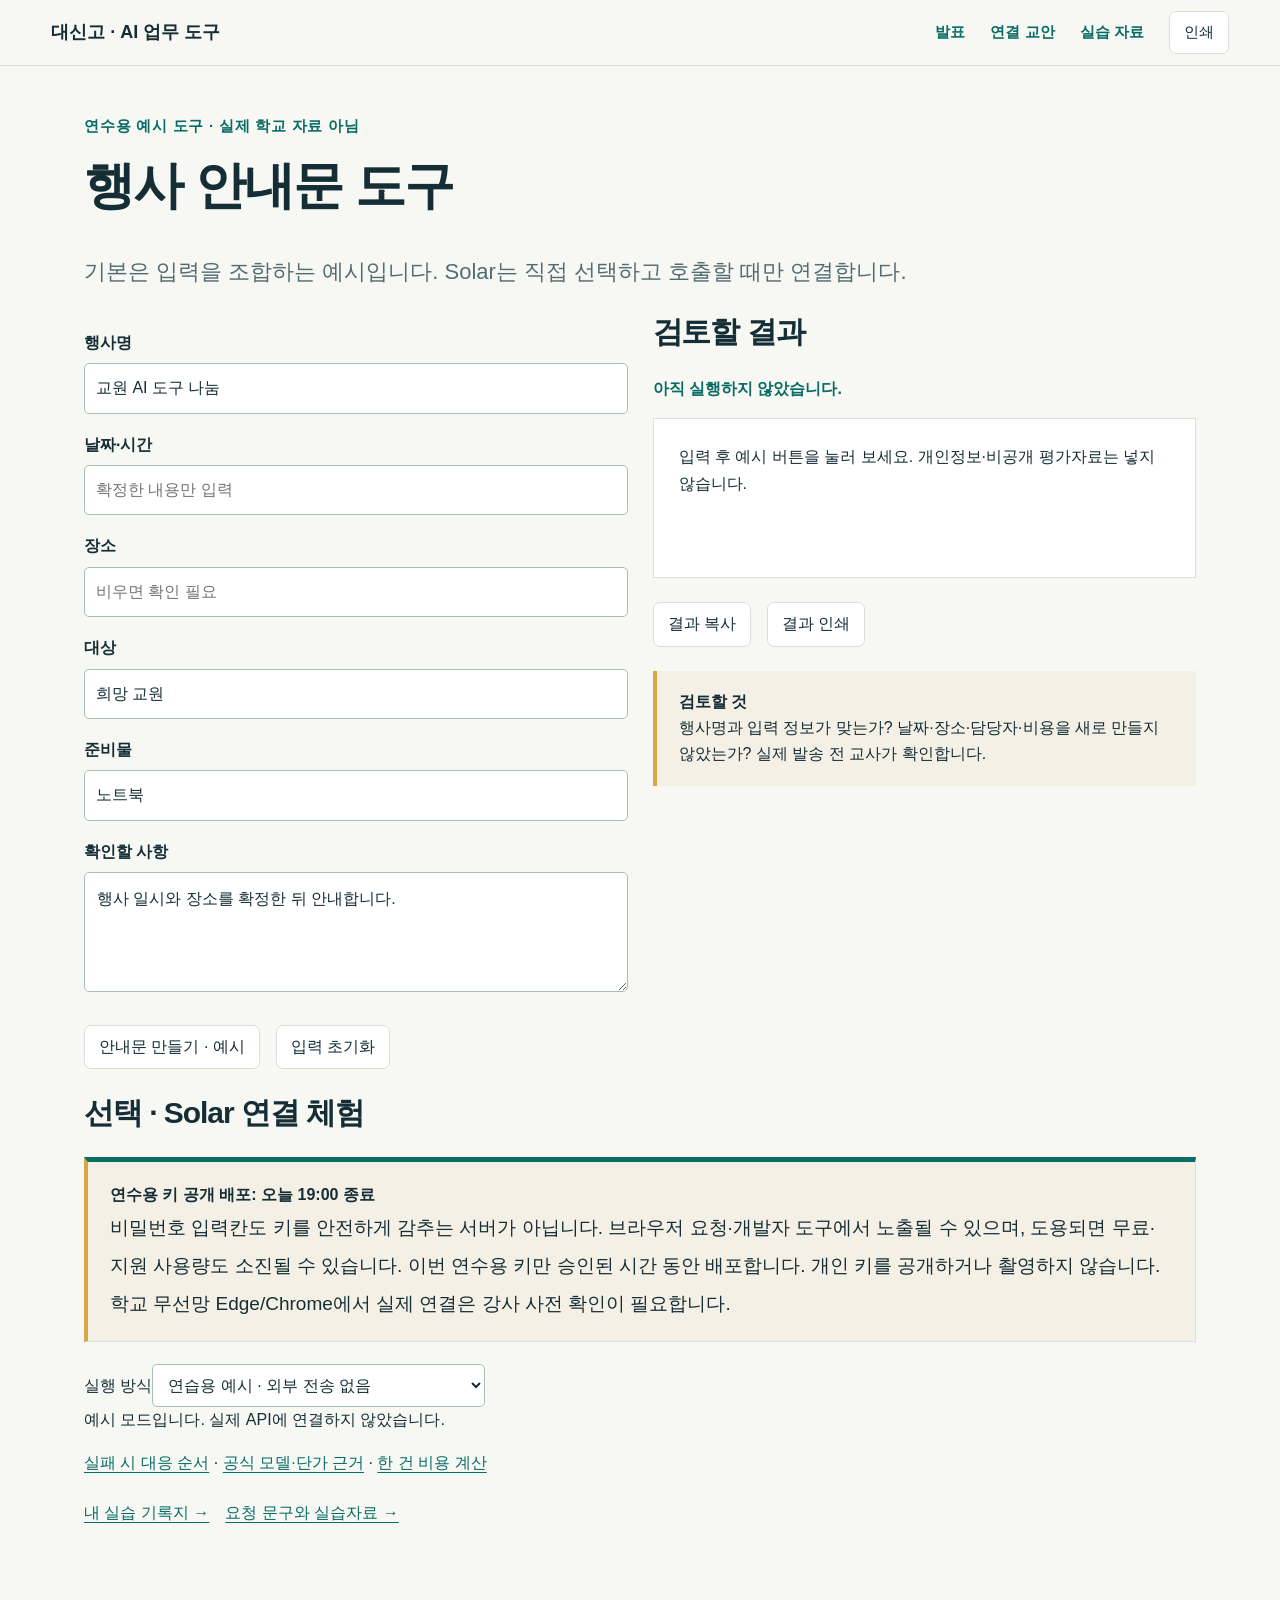
<file: practice/app.html>
<!doctype html><html lang="ko"><head><meta charset="utf-8"><meta name="viewport" content="width=device-width,initial-scale=1"><title>행사 안내문 도구 · 대신고 연수 실습</title><link rel="icon" href="data:,"><link rel="stylesheet" href="../assets/reference-style.css"><link rel="stylesheet" href="../assets/training.css"></head><body><a class="skip" href="#main">본문으로 이동</a><header class="site-header"><a class="brand" href="../index.html">대신고 · AI 업무 도구</a><nav aria-label="주 메뉴"><a href="../slides.html#23">발표</a><a href="../guide.html#g12">연결 교안</a><a href="index.html">실습 자료</a><button data-print>인쇄</button></nav></header><main class="page-shell" id="main"><div class="eyebrow">연수용 예시 도구 · 실제 학교 자료 아님</div><h1>행사 안내문 도구</h1><p class="lead">기본은 입력을 조합하는 예시입니다. Solar는 직접 선택하고 호출할 때만 연결합니다.</p><div class="two-col"><form class="app-form" id="event-form"><label for="event">행사명</label><input id="event" type="text" maxlength="150" value="교원 AI 도구 나눔"><label for="when">날짜·시간</label><input id="when" type="text" maxlength="150" placeholder="확정한 내용만 입력"><label for="where">장소</label><input id="where" type="text" maxlength="150" placeholder="비우면 확인 필요"><label for="audience">대상</label><input id="audience" type="text" maxlength="150" value="희망 교원"><label for="items">준비물</label><input id="items" type="text" maxlength="300" value="노트북"><label for="memo">확인할 사항</label><textarea id="memo" maxlength="1000">행사 일시와 장소를 확정한 뒤 안내합니다.</textarea><div class="actions"><button type="submit">안내문 만들기 · 예시</button><button id="reset-app" type="button">입력 초기화</button></div></form><section><h2>검토할 결과</h2><p id="result-kind" class="status">아직 실행하지 않았습니다.</p><div id="result" class="result-box" aria-live="polite">입력 후 예시 버튼을 눌러 보세요. 개인정보·비공개 평가자료는 넣지 않습니다.</div><p id="usage" class="small"></p><div class="actions"><button data-copy="result">결과 복사</button><button data-print>결과 인쇄</button></div><div class="expected"><strong>검토할 것</strong><p>행사명과 입력 정보가 맞는가? 날짜·장소·담당자·비용을 새로 만들지 않았는가? 실제 발송 전 교사가 확인합니다.</p></div></section></div><section class="api-secret no-print" aria-labelledby="api-title"><h2 id="api-title">선택 · Solar 연결 체험</h2><div class="notice"><strong>연수용 키 공개 배포: 오늘 19:00 종료</strong><p>비밀번호 입력칸도 키를 안전하게 감추는 서버가 아닙니다. 브라우저 요청·개발자 도구에서 노출될 수 있으며, 도용되면 무료·지원 사용량도 소진될 수 있습니다. 이번 연수용 키만 승인된 시간 동안 배포합니다. 개인 키를 공개하거나 촬영하지 않습니다. 학교 무선망 Edge/Chrome에서 실제 연결은 강사 사전 확인이 필요합니다.</p></div><label for="mode">실행 방식</label><select id="mode"><option value="demo">연습용 예시 · 외부 전송 없음</option><option value="live">Solar 실제 호출 · 입력을 Upstage로 전송</option></select><div id="live-panel" hidden><p>버튼을 누르면 위 행사 입력값만 Upstage API로 보냅니다. 이 페이지는 별도 서버를 만들지 않습니다. 기본 모델: Solar Pro 4. 확인일: 2026-10-28.</p><form id="key-form" autocomplete="off"><section class="training-key" aria-label="연수용 API 키"><button type="button" data-training-key-copy>연수용 키 복사</button><p data-training-key-status role="status">복사 후 앱의 API 키 입력칸에 붙여 넣으세요. 배포 종료: 오늘 19:00</p></section><label for="api-key">API 키 · 복사한 키 붙여 넣기</label><input id="api-key" type="password" autocomplete="off" autocapitalize="off" spellcheck="false" placeholder="복사 후 이곳을 클릭하고 Ctrl+V" aria-describedby="key-help"><p id="key-help" class="small">입력한 키를 이 페이지가 별도로 저장하거나 화면·URL·로그에 출력하지 않습니다. 연수용 공유 키는 오늘 19:00까지 공개 배포합니다. 새로고침·탭 종료·키 지우기로 비웁니다.</p><label for="safe-data"><input id="safe-data" type="checkbox"> 가상/공개 가능 자료이며 개인정보·비공개 평가자료가 없음을 확인했습니다.</label><div class="actions"><button id="call-api" type="submit">Solar 실제 호출 · 1회</button><button id="clear-key" type="button">키 지우기</button></div></form></div><p id="api-status" role="status" aria-live="polite">예시 모드입니다. 실제 API에 연결하지 않았습니다.</p><p><a href="../guide.html#g15">실패 시 대응 순서</a> · <a href="../resources.html#api-prices">공식 모델·단가 근거</a> · <a href="cost.html">한 건 비용 계산</a></p></section><div class="actions"><a href="worksheet.html">내 실습 기록지 →</a><a href="index.html">요청 문구와 실습자료 →</a></div></main><div id="toast" role="status" aria-live="polite"></div><script src="../assets/app.js"></script><script src="../assets/practice-app.js"></script><script src="../assets/training-key.js?v=course44-key1"></script></body></html>
</file>
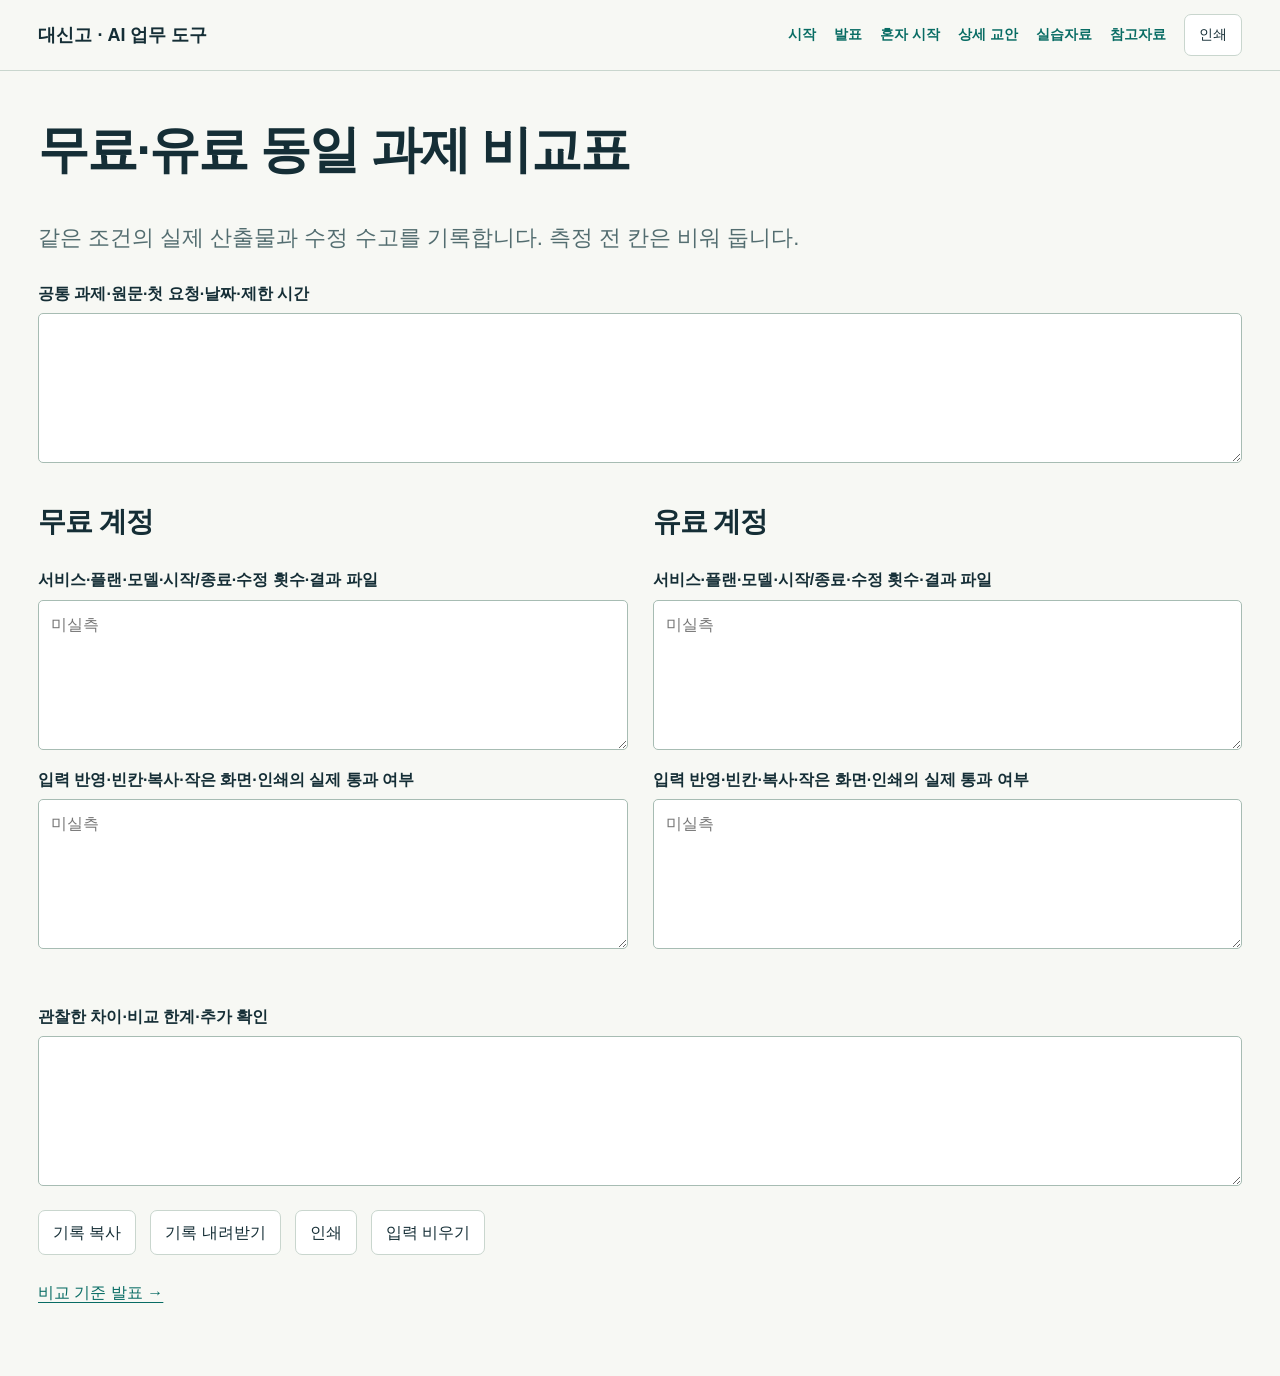
<file: practice/comparison.html>
<!doctype html><html lang="ko"><head><meta charset="utf-8"><meta name="viewport" content="width=device-width,initial-scale=1"><title>동일 과제 비교 · 대신고 2026</title><link rel="icon" href="data:,"><link rel="stylesheet" href="../assets/reference-style.css"><link rel="stylesheet" href="../assets/course.css?v=course44-oneapp1"></head><body ><a class="skip" href="#main">본문으로 이동</a><header class="site-header"><a class="brand" href="../index.html">대신고 · AI 업무 도구</a><nav aria-label="주 메뉴"><a href="../index.html">시작</a><a href="../slides.html">발표</a><a href="../selfstudy.html">혼자 시작</a><a href="../guide.html">상세 교안</a><a href="../practice/index.html">실습자료</a><a href="../resources.html">참고자료</a><button data-print>인쇄</button></nav></header><main class="page-shell worksheet" id="main"><h1>무료·유료 동일 과제 비교표</h1><p class="lead">같은 조건의 실제 산출물과 수정 수고를 기록합니다. 측정 전 칸은 비워 둡니다.</p><form id="worksheet"><label for="conditions">공통 과제·원문·첫 요청·날짜·제한 시간</label><textarea id="conditions" data-print-field></textarea><div class="two-col"><section><h2>무료 계정</h2><label for="free">서비스·플랜·모델·시작/종료·수정 횟수·결과 파일</label><textarea id="free" data-print-field placeholder="미실측"></textarea><label for="freecheck">입력 반영·빈칸·복사·작은 화면·인쇄의 실제 통과 여부</label><textarea id="freecheck" data-print-field placeholder="미실측"></textarea></section><section><h2>유료 계정</h2><label for="paid">서비스·플랜·모델·시작/종료·수정 횟수·결과 파일</label><textarea id="paid" data-print-field placeholder="미실측"></textarea><label for="paidcheck">입력 반영·빈칸·복사·작은 화면·인쇄의 실제 통과 여부</label><textarea id="paidcheck" data-print-field placeholder="미실측"></textarea></section></div><label for="conclusion">관찰한 차이·비교 한계·추가 확인</label><textarea id="conclusion" data-print-field></textarea></form><div class="actions"><button id="download-record">기록 내려받기</button><button data-print>인쇄</button><button id="clear-record">입력 비우기</button></div><p id="record-status" role="status"></p><a href="../slides.html#21">비교 기준 발표 →</a></main><script src="../assets/records.js?v=course44-oneapp1"></script><dialog id="picture-viewer" aria-labelledby="picture-title"><div class="viewer-heading"><h2 id="picture-title">화면 확대</h2><button data-picture-close aria-label="확대 화면 닫기">닫기 ×</button></div><div class="viewer-controls"><div class="view-modes" role="group" aria-label="볼 범위"><button data-view-mode="context" aria-pressed="true">전체 화면</button><button data-view-mode="detail" aria-pressed="false">부분 확대(보조)</button></div><div class="zoom-controls"><button data-zoom-step="-1" aria-label="축소">−</button><label>배율 <input id="picture-scale" type="range" min="5" max="400" value="100" step="1"></label><output id="picture-percent">100%</output><button data-zoom-step="1" aria-label="확대">＋</button><button id="picture-fit">화면에 맞춤</button><button id="picture-original">원본 100%</button></div></div><div id="picture-scroll" tabindex="0" aria-label="확대 이미지. 스크롤하거나 끌어서 이동"><img id="picture-image" alt="" draggable="false"></div><p class="viewer-help">전체 위치와 조작 부분을 전환할 수 있습니다. 크게 확대한 뒤 스크롤하거나 끌어서 읽으세요. Esc로 닫습니다.</p></dialog><div id="toast" role="status" aria-live="polite"></div><script src="../assets/course-app.js?v=course44-oneapp1"></script></body></html>
</file>
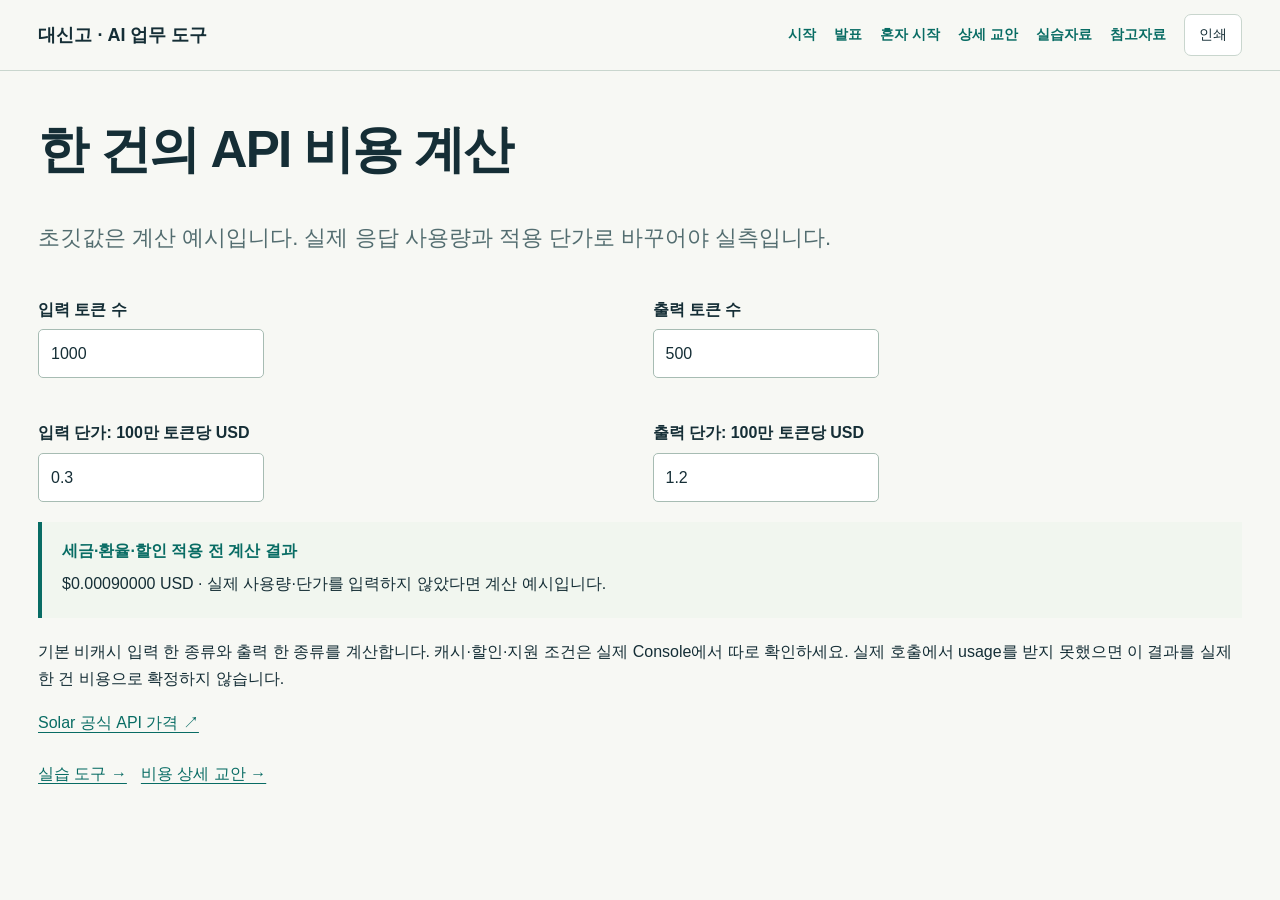
<file: practice/cost.html>
<!doctype html><html lang="ko"><head><meta charset="utf-8"><meta name="viewport" content="width=device-width,initial-scale=1"><title>한 건 비용 계산 · 대신고 2026</title><link rel="icon" href="data:,"><link rel="stylesheet" href="../assets/reference-style.css"><link rel="stylesheet" href="../assets/course.css?v=course44-oneapp1"></head><body ><a class="skip" href="#main">본문으로 이동</a><header class="site-header"><a class="brand" href="../index.html">대신고 · AI 업무 도구</a><nav aria-label="주 메뉴"><a href="../index.html">시작</a><a href="../slides.html">발표</a><a href="../selfstudy.html">혼자 시작</a><a href="../guide.html">상세 교안</a><a href="../practice/index.html">실습자료</a><a href="../resources.html">참고자료</a><button data-print>인쇄</button></nav></header><main class="page-shell" id="main"><h1>한 건의 API 비용 계산</h1><p class="lead">초깃값은 계산 예시입니다. 실제 응답 사용량과 적용 단가로 바꾸어야 실측입니다.</p><form id="cost-form" class="two-col"><div><label for="input-tokens">입력 토큰 수</label><input id="input-tokens" type="number" value="1000" min="0" step="any" required></div><div><label for="output-tokens">출력 토큰 수</label><input id="output-tokens" type="number" value="500" min="0" step="any" required></div><div><label for="input-rate">입력 단가: 100만 토큰당 USD</label><input id="input-rate" type="number" value="0.3" min="0" step="any" required></div><div><label for="output-rate">출력 단가: 100만 토큰당 USD</label><input id="output-rate" type="number" value="1.2" min="0" step="any" required></div></form><div class="expected"><strong>세금·환율·할인 적용 전 계산 결과</strong><p id="cost-result" role="status"></p></div><p>기본 비캐시 입력 한 종류와 출력 한 종류를 계산합니다. 캐시·할인·지원 조건은 실제 Console에서 따로 확인하세요. 실제 호출에서 usage를 받지 못했으면 이 결과를 실제 한 건 비용으로 확정하지 않습니다.</p><p><a href="https://www.upstage.ai/pricing/api" target="_blank" rel="noopener">Solar 공식 API 가격 ↗</a></p><div class="actions"><a href="app.html">실습 도구 →</a><a href="../guide.html#g16">비용 상세 교안 →</a></div></main><script src="../assets/cost.js"></script><dialog id="picture-viewer" aria-labelledby="picture-title"><div class="viewer-heading"><h2 id="picture-title">화면 확대</h2><button data-picture-close aria-label="확대 화면 닫기">닫기 ×</button></div><div class="viewer-controls"><div class="view-modes" role="group" aria-label="볼 범위"><button data-view-mode="context" aria-pressed="true">전체 화면</button><button data-view-mode="detail" aria-pressed="false">부분 확대(보조)</button></div><div class="zoom-controls"><button data-zoom-step="-1" aria-label="축소">−</button><label>배율 <input id="picture-scale" type="range" min="5" max="400" value="100" step="1"></label><output id="picture-percent">100%</output><button data-zoom-step="1" aria-label="확대">＋</button><button id="picture-fit">화면에 맞춤</button><button id="picture-original">원본 100%</button></div></div><div id="picture-scroll" tabindex="0" aria-label="확대 이미지. 스크롤하거나 끌어서 이동"><img id="picture-image" alt="" draggable="false"></div><p class="viewer-help">전체 위치와 조작 부분을 전환할 수 있습니다. 크게 확대한 뒤 스크롤하거나 끌어서 읽으세요. Esc로 닫습니다.</p></dialog><div id="toast" role="status" aria-live="polite"></div><script src="../assets/course-app.js?v=course44-oneapp1"></script></body></html>
</file>
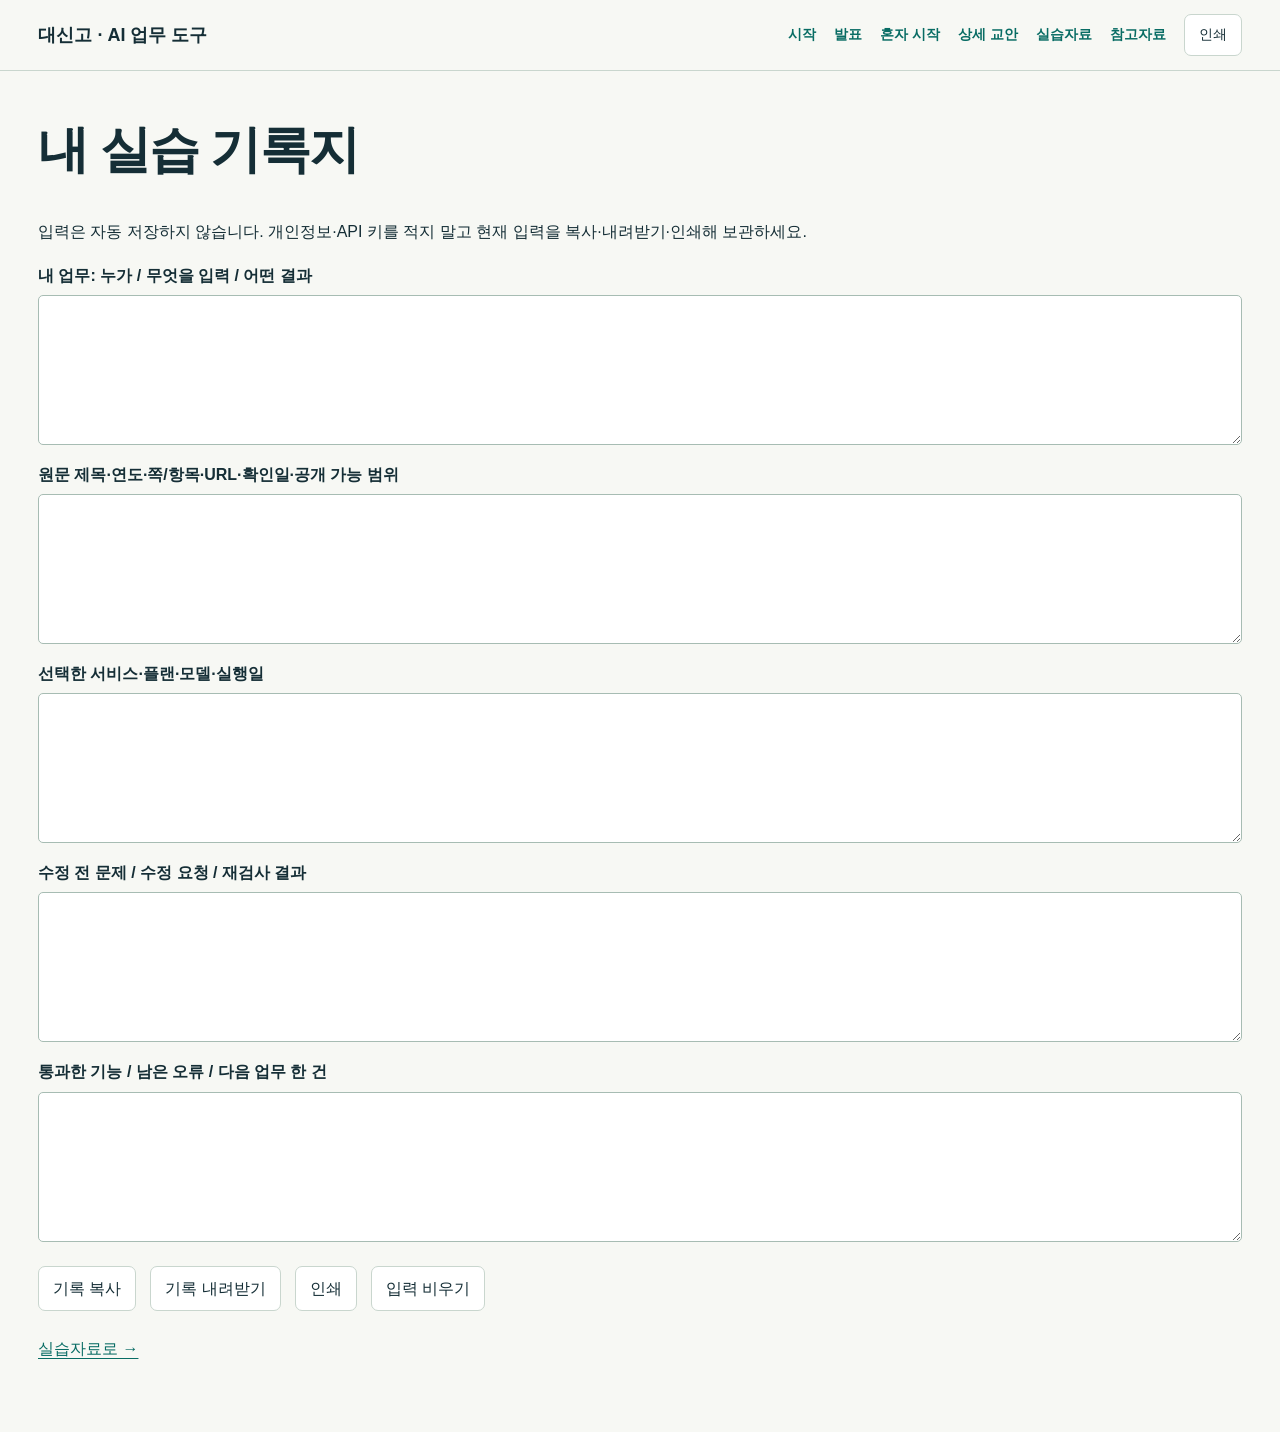
<file: practice/worksheet.html>
<!doctype html><html lang="ko"><head><meta charset="utf-8"><meta name="viewport" content="width=device-width,initial-scale=1"><title>내 실습 기록지 · 대신고 2026</title><link rel="icon" href="data:,"><link rel="stylesheet" href="../assets/reference-style.css"><link rel="stylesheet" href="../assets/course.css?v=course44-oneapp1"></head><body ><a class="skip" href="#main">본문으로 이동</a><header class="site-header"><a class="brand" href="../index.html">대신고 · AI 업무 도구</a><nav aria-label="주 메뉴"><a href="../index.html">시작</a><a href="../slides.html">발표</a><a href="../selfstudy.html">혼자 시작</a><a href="../guide.html">상세 교안</a><a href="../practice/index.html">실습자료</a><a href="../resources.html">참고자료</a><button data-print>인쇄</button></nav></header><main class="page-shell worksheet" id="main"><h1>내 실습 기록지</h1><p>입력은 자동 저장하지 않습니다. 개인정보·API 키를 적지 말고 현재 입력을 복사·내려받기·인쇄해 보관하세요.</p><form id="worksheet"><label for="task">내 업무: 누가 / 무엇을 입력 / 어떤 결과</label><textarea id="task" name="task" data-print-field></textarea><label for="source">원문 제목·연도·쪽/항목·URL·확인일·공개 가능 범위</label><textarea id="source" name="source" data-print-field></textarea><label for="path">선택한 서비스·플랜·모델·실행일</label><textarea id="path" name="path" data-print-field></textarea><label for="change">수정 전 문제 / 수정 요청 / 재검사 결과</label><textarea id="change" name="change" data-print-field></textarea><label for="result">통과한 기능 / 남은 오류 / 다음 업무 한 건</label><textarea id="result" name="result" data-print-field></textarea></form><div class="actions"><button id="download-record">기록 내려받기</button><button data-print>인쇄</button><button id="clear-record">입력 비우기</button></div><p id="record-status" role="status"></p><a href="index.html">실습자료로 →</a></main><script src="../assets/records.js?v=course44-oneapp1"></script><dialog id="picture-viewer" aria-labelledby="picture-title"><div class="viewer-heading"><h2 id="picture-title">화면 확대</h2><button data-picture-close aria-label="확대 화면 닫기">닫기 ×</button></div><div class="viewer-controls"><div class="view-modes" role="group" aria-label="볼 범위"><button data-view-mode="context" aria-pressed="true">전체 화면</button><button data-view-mode="detail" aria-pressed="false">부분 확대(보조)</button></div><div class="zoom-controls"><button data-zoom-step="-1" aria-label="축소">−</button><label>배율 <input id="picture-scale" type="range" min="5" max="400" value="100" step="1"></label><output id="picture-percent">100%</output><button data-zoom-step="1" aria-label="확대">＋</button><button id="picture-fit">화면에 맞춤</button><button id="picture-original">원본 100%</button></div></div><div id="picture-scroll" tabindex="0" aria-label="확대 이미지. 스크롤하거나 끌어서 이동"><img id="picture-image" alt="" draggable="false"></div><p class="viewer-help">전체 위치와 조작 부분을 전환할 수 있습니다. 크게 확대한 뒤 스크롤하거나 끌어서 읽으세요. Esc로 닫습니다.</p></dialog><div id="toast" role="status" aria-live="polite"></div><script src="../assets/course-app.js?v=course44-oneapp1"></script></body></html>
</file>
<file: assets/reference-style.css>
:root{--ink:#152e36;--muted:#536c72;--paper:#f7f8f4;--white:#fff;--teal:#086c64;--light:#e7f1eb;--gold:#d5a945;--line:#d8e0dc;--nav-height:66px;--font:'Malgun Gothic','Apple SD Gothic Neo','Noto Sans KR',sans-serif}*{box-sizing:border-box}html{scroll-behavior:smooth}body{margin:0;background:var(--paper);color:var(--ink);font-family:var(--font);line-height:1.65}a{color:var(--teal);text-underline-offset:4px}button,select,textarea{font:inherit}button{cursor:pointer;border:1px solid var(--line);background:var(--white);color:var(--ink);border-radius:7px;padding:8px 14px;min-height:42px}button:hover{background:var(--light)}button:disabled{opacity:.35;cursor:default}a:focus-visible,button:focus-visible,textarea:focus-visible,select:focus-visible{outline:3px solid var(--gold);outline-offset:3px}.skip{position:absolute;left:20px;top:-80px;z-index:100;background:var(--ink);color:white;padding:12px}.skip:focus{top:12px}.site-header,.slide-header{height:var(--nav-height);padding:0 4vw;border-bottom:1px solid var(--line);display:flex;align-items:center;justify-content:space-between;background:var(--paper);gap:20px}.brand{font-size:18px;font-weight:800;text-decoration:none;color:var(--ink);white-space:nowrap}.site-header nav,.slide-header nav{display:flex;align-items:center;gap:25px;font-size:15px}.site-header nav a,.slide-header nav a{text-decoration:none;font-weight:700}.site-header nav [aria-current]{border-bottom:2px solid var(--teal)}.site-footer{padding:25px 5vw;color:var(--muted);font-size:14px;border-top:1px solid var(--line)}.site-footer a{margin-left:15px}.eyebrow{color:var(--teal);font-size:15px;font-weight:800;letter-spacing:.05em;margin-bottom:14px}h1,h2,h3,p{margin-top:0}h1,h2,h3{letter-spacing:-.035em;line-height:1.3}h1{font-size:54px}h2{font-size:30px}h3{font-size:20px}.landing{position:relative;max-width:1260px;margin:auto;padding:60px 48px 28px}.landing:before{content:'';position:absolute;right:50px;top:55px;width:150px;height:150px;border:30px solid var(--light);border-radius:50%;z-index:-1}.landing h1{font-size:clamp(42px,5.2vw,72px);max-width:1000px;line-height:1.17;margin-bottom:22px}.title-dot{color:var(--gold)}.landing-lead{font-size:25px;color:var(--muted);margin-bottom:22px}.event{font-weight:700;font-size:19px}.entry-links{display:grid;grid-template-columns:1fr 1fr;gap:22px;margin-top:32px}.entry{padding:25px 28px;border-radius:10px;text-decoration:none;display:flex;flex-direction:column;gap:8px;transition:transform .2s}.entry:hover{transform:translateY(-3px)}.entry.primary{background:var(--ink);color:white}.entry.secondary{background:var(--light);color:var(--ink);border:1px solid #c7dace}.entry span{font-size:15px}.entry strong{font-size:29px}.entry b{float:right;font-weight:400}.entry small{font-size:14px;opacity:.8}.speakers{font-size:16px;margin:26px 0;color:var(--muted);line-height:1.9}.landing-bottom{display:flex;flex-wrap:wrap;gap:12px 25px;padding-top:20px;border-top:1px solid var(--line);font-size:13px;color:var(--muted)}
/* Presentation */
body[data-page=slides]{overflow:hidden}.slide-header{height:60px;--nav-height:60px;font-size:14px}.slide-header nav{gap:15px}.slide-header button{font-size:14px;min-height:36px;padding:5px 12px}.slide-stage{height:calc(100dvh - 121px);padding:28px 4.5vw 20px}.slide-article{height:100%;display:flex;flex-direction:column;max-width:1720px;margin:auto}.slide-heading{flex:none}.slide-heading .eyebrow{font-size:clamp(13px,1.1vw,19px);margin-bottom:8px}.slide-heading h1{font-size:clamp(29px,3.2vw,55px);margin-bottom:10px}.slide-lead{font-size:clamp(18px,1.75vw,29px);color:var(--muted);margin-bottom:22px}.slide-body{display:grid;grid-template-columns:minmax(240px,.85fr) minmax(0,1.65fr);gap:40px;min-height:0;flex:1}.slide-text{display:flex;flex-direction:column;justify-content:center;min-width:0}.slide-text ul{list-style:none;padding:0;margin:0}.slide-text li{font-size:clamp(19px,1.6vw,29px);padding:13px 0;border-bottom:1px solid var(--line);line-height:1.55}.slide-text li:first-child{border-top:2px solid var(--teal)}.slide-check{font-size:clamp(16px,1.2vw,22px);margin:24px 0 0;line-height:1.6}.slide-check span{display:block;font-size:.75em;color:var(--teal);font-weight:800;margin-bottom:5px}.prompt-jump{font-size:16px;margin-top:15px}.slide-visual{min-height:0;display:flex;align-items:center;justify-content:center;padding:0;overflow:hidden}.capture{margin:0;max-width:100%;width:100%}.capture .image-button{display:block;width:100%;border:1px solid var(--line);border-radius:5px;padding:0;overflow:hidden;background:white;position:relative}.capture img{display:block;width:100%;height:auto;object-fit:contain}.enlarge-label{position:absolute;right:10px;bottom:10px;background:rgba(21,46,54,.88);color:white;padding:4px 10px;font-size:12px;border-radius:4px}.capture figcaption{font-size:13px;color:var(--muted);line-height:1.5;margin-top:9px}.capture figcaption small{display:block;font-size:11px;opacity:.9;margin-top:3px}.compact{height:100%;display:flex;flex-direction:column;justify-content:center}.compact .image-button{height:calc(100% - 53px);min-height:90px;max-height:100%;border:0;background:#eef1ed}.compact img{height:100%;max-height:100%;object-fit:contain}.compact figcaption{flex:none;font-size:clamp(11px,.9vw,16px)}.compact figcaption small{font-size:clamp(10px,.7vw,12px)}.portrait .slide-body{grid-template-columns:1.25fr 1fr}.portrait .compact img{max-width:100%}.slide-footer{height:58px;display:flex;align-items:center;gap:20px;padding:0 4.5vw;background:var(--ink);color:white;font-size:14px}.slide-footer button{background:transparent;color:white;border-color:#4c6269;min-height:36px;padding:5px 14px}.slide-footer button:hover{background:#24464e}.slide-footer #counter{font-variant-numeric:tabular-nums;font-weight:700;width:80px}.key-hint{color:#c1cecf;flex:1;font-size:12px}.progress{height:3px;background:#c9d3cf}.progress span{display:block;height:100%;background:var(--gold)}.cover-article{height:100%;position:relative;padding:35px 25px}.cover-article h1{font-size:clamp(39px,4.4vw,76px);max-width:70%;margin:30px 0 23px;line-height:1.2}.cover-lead{font-size:clamp(24px,2vw,35px);max-width:65%;color:var(--muted);margin-bottom:40px}.cover-article ul{list-style:none;padding:0;border-left:4px solid var(--gold);padding-left:24px;font-size:clamp(17px,1.4vw,24px);line-height:2}.cover-mark{position:absolute;right:0;top:20%;font-size:clamp(95px,14vw,210px);font-weight:900;color:var(--teal);letter-spacing:-.08em;border-bottom:10px solid var(--gold);line-height:1.05}.cover-mark span{display:block;font-size:15px;letter-spacing:0;text-align:right;margin:20px 0}.divider-article{max-width:1400px;margin:auto;display:flex;flex-direction:column;justify-content:center;height:100%}.divider-article h1{font-size:clamp(40px,5vw,78px);margin-bottom:28px}.divider-article>p{font-size:clamp(24px,2vw,34px);color:var(--muted)}.divider-article ul{font-size:clamp(20px,1.8vw,29px);line-height:1.9;padding-left:25px}.diagram{width:100%;font-size:19px}.diagram small{color:var(--muted);font-size:12px}.diagram ol{list-style:none;display:flex;gap:26px;flex-wrap:wrap;padding:0;margin:15px 0}.diagram li{padding:20px 5px;border-top:3px solid var(--teal);position:relative;flex:1;min-width:115px;font-weight:700;line-height:1.5}.diagram li:not(:last-child):after{content:'→';position:absolute;right:-23px;top:18px;color:var(--gold)}.word-visual{border-left:5px solid var(--gold);padding:30px;max-width:650px}.word-visual span{font-size:18px;color:var(--muted);display:block;margin-bottom:15px}.word-visual strong{font-size:clamp(30px,3.2vw,60px);line-height:1.45}.notice{width:100%;background:white;border:1px solid var(--line);border-top:5px solid var(--teal);padding:28px 30px;margin:20px 0;line-height:1.85}.notice small{font-size:12px;color:var(--muted);display:block;margin-bottom:17px}.notice h3{font-size:25px;margin-bottom:20px}.notice p{font-size:19px;margin:0;line-height:2}.slide-visual .notice{padding:24px}.slide-visual .notice h3{font-size:clamp(21px,1.7vw,30px)}.slide-visual .notice p{font-size:clamp(16px,1.25vw,23px)}.table-wrap{width:100%;overflow-x:auto}table{border-collapse:collapse;width:100%;font-size:17px;line-height:1.65}th,td{text-align:left;vertical-align:top;padding:15px 14px;border-bottom:1px solid var(--line)}th{background:var(--light);color:var(--teal);font-weight:800}.slide-visual table{font-size:clamp(16px,1.3vw,23px)}
/* Guide */
.guide-layout{max-width:1450px;margin:0 auto;display:grid;grid-template-columns:280px minmax(0,1fr);gap:55px;padding:0 35px}.toc{position:sticky;top:0;height:100dvh;overflow:auto;padding:35px 0 50px;font-size:13px}.toc h2{font-size:22px;margin-bottom:20px}.toc label{display:block;font-size:12px;margin-bottom:5px;color:var(--muted)}.toc select{width:100%;padding:8px;background:white;color:var(--ink);border:1px solid var(--line);margin-bottom:15px;border-radius:5px;font-size:13px}.toc h3{font-size:14px;margin:25px 0 8px;color:var(--teal)}.toc a{display:flex;gap:9px;padding:7px 5px;color:var(--muted);line-height:1.55;text-decoration:none;border-left:3px solid transparent}.toc a span{font-size:11px;min-width:18px;margin-top:2px;opacity:.75}.toc a:hover,.toc a.active{color:var(--ink);border-left-color:var(--teal);background:var(--light)}.guide-main{min-width:0;padding:45px 0 70px;max-width:950px}.guide-intro{padding:0 0 38px;border-bottom:2px solid var(--teal)}.guide-intro h1{font-size:46px;margin-bottom:20px}.guide-intro>p{font-size:19px;color:var(--muted)}.guide-note{font-size:14px!important;border-left:3px solid var(--gold);padding-left:18px;margin-top:25px}.guide-section{padding:45px 0 40px;border-bottom:1px solid var(--line);scroll-margin-top:25px}.guide-section-head{display:flex;justify-content:space-between;gap:20px;font-size:13px;margin-bottom:18px;color:var(--teal);font-weight:700}.guide-section h2{font-size:31px;margin-bottom:13px}.guide-lead{font-size:20px;color:var(--muted);margin-bottom:27px}.guide-section h3{margin:30px 0 15px;font-size:20px}.guide-section .capture{margin:20px 0 30px;max-width:860px}.guide-section .capture img{max-height:730px;object-fit:contain}.steps{padding-left:27px;line-height:1.95;margin:0}.steps li{margin:8px 0;padding-left:5px;font-size:18px}.check-line,.help-line{padding:20px 0 0;margin-top:25px;border-top:1px solid var(--line);font-size:17px}.check-line strong{color:var(--teal);font-size:14px}.help-line strong{color:var(--muted);font-size:14px}.check-line p,.help-line p{margin:8px 0}.source-link{font-size:14px;margin:20px 0 0}.prompt-box{background:#e9efe9;padding:20px;width:100%;margin:25px 0;border-left:4px solid var(--teal)}.prompt-head{display:flex;align-items:center;justify-content:space-between;gap:15px;font-size:16px;margin-bottom:12px}.prompt-head button{font-size:14px}.prompt-box textarea{display:block;width:100%;border:1px solid #bdcfc2;background:white;color:var(--ink);font-size:17px;padding:15px;resize:vertical;line-height:1.85;border-radius:4px;min-height:135px}.copy-hint{font-size:12px;color:var(--muted);display:block;margin-top:10px}.slide-visual .prompt-box{margin:0;padding:16px;max-height:100%;overflow:auto}.short textarea{font-size:clamp(16px,1.05vw,21px);min-height:140px;max-height:320px}.back-top{position:fixed;right:20px;bottom:20px;padding:10px 15px;background:var(--ink);color:white;font-size:12px;border-radius:6px;text-decoration:none}.resources{max-width:1080px;margin:auto;padding:55px 35px 70px}.resources h1{margin-bottom:18px}.resources>p{color:var(--muted);font-size:18px}.resources section{margin:45px 0}.resources h2{font-size:27px;border-top:2px solid var(--teal);padding-top:20px}.resources li{margin:12px 0}.resources table{font-size:13px}.resources td{padding:13px 8px}
/* Dialogs */
dialog{border:1px solid var(--line);border-radius:8px;padding:22px;color:var(--ink);max-width:min(1200px,94vw);max-height:92dvh;background:var(--paper);width:900px}dialog::backdrop{background:rgba(10,25,30,.78)}.dialog-head{display:flex;justify-content:space-between;gap:20px;align-items:center;margin-bottom:18px}.dialog-head h2{font-size:22px;margin:0}.dialog-head button{white-space:nowrap;font-size:13px}#overview-list{display:grid;grid-template-columns:1fr 1fr;gap:8px 18px;overflow:auto;max-height:72dvh;padding:0 8px 20px}#overview-list h3{grid-column:1/-1;color:var(--teal);margin:20px 0 0;font-size:16px}#overview-list button{text-align:left;font-size:15px;display:flex;align-items:baseline;gap:12px;background:white}#overview-list button span{color:var(--muted);font-size:11px}.image-scroll{overflow:auto;max-height:72dvh;text-align:center;background:#e6ebe5}.image-scroll img{width:100%;height:auto;object-fit:contain}.image-scroll img[src*="agent-form"],.image-scroll img[src*="schedule-form"],.image-scroll img[src*="schedule-edit"]{width:auto;max-width:100%;max-height:1550px}#image-view{width:1250px}#image-caption{font-size:13px;color:var(--muted);margin:12px 0 0}#toast{position:fixed;bottom:80px;left:50%;transform:translateX(-50%);padding:12px 20px;background:var(--ink);color:white;border-radius:5px;font-size:14px;z-index:100;max-width:90vw;opacity:0;pointer-events:none;transition:opacity .15s}#toast.visible{opacity:1}
@media(max-height:750px) and (min-width:901px){.slide-stage{padding-top:18px}.slide-heading h1{font-size:clamp(28px,2.6vw,44px);margin-bottom:6px}.slide-heading .eyebrow{margin-bottom:4px}.slide-lead{margin-bottom:14px;font-size:clamp(18px,1.4vw,24px)}.slide-body{gap:27px}.slide-text li{padding:8px 0;font-size:clamp(17px,1.3vw,23px)}.slide-check{font-size:clamp(14px,1vw,18px);margin-top:18px}.cover-article{padding-top:15px}.cover-article h1{margin-top:20px}.cover-lead{margin-bottom:25px}.slide-visual .notice{padding:18px}.slide-visual .notice p{line-height:1.8}.slide-visual table td,.slide-visual table th{padding:9px 10px}.short textarea{max-height:210px}.word-visual strong{font-size:40px}}
@media(max-width:1000px){.guide-layout{grid-template-columns:220px 1fr;gap:30px;padding:0 25px}.landing{padding-top:40px}.slide-body{gap:23px}.slide-header .brand{font-size:14px}.slide-text li{font-size:20px}.slide-check{font-size:16px}.compact figcaption{font-size:11px}.compact figcaption small{font-size:10px}}
@media(max-width:760px){.site-header{height:auto;min-height:64px;padding:15px 20px;flex-wrap:wrap;gap:10px}.site-header nav{gap:17px;font-size:13px}.brand{font-size:16px}.landing{padding:35px 22px 25px}.landing h1{font-size:42px}.landing-lead{font-size:20px}.event{font-size:16px}.entry-links{grid-template-columns:1fr;gap:15px}.entry{padding:22px}.entry strong{font-size:25px}.landing:before{right:20px;top:35px;width:70px;height:70px;border-width:15px}.guide-layout{display:block;padding:0 20px}.toc{height:auto;position:relative;padding:20px 0 0}.toc h2,.toc nav{display:none}.toc label{font-size:13px}.toc select{font-size:14px;max-width:100%}.guide-main{padding-top:25px}.guide-intro h1{font-size:35px}.guide-intro>p{font-size:17px}.guide-section{padding:32px 0}.guide-section h2{font-size:26px}.guide-lead{font-size:18px}.guide-section-head{font-size:11px;gap:8px}.steps li{font-size:17px}.notice{padding:20px}.notice h3{font-size:22px}.notice p{font-size:16px}.prompt-box{padding:15px}.prompt-box textarea{font-size:16px}.capture figcaption{font-size:12px}.diagram ol{gap:18px}.diagram li{font-size:16px;min-width:85px}.diagram li:not(:last-child):after{right:-17px}.resources{padding:35px 20px}.resources h1{font-size:38px}.resources table{font-size:11px}.resources th,.resources td{padding:10px 6px}.slide-header{height:auto;min-height:61px;padding:10px 15px;gap:10px;flex-wrap:wrap}.slide-header nav{gap:12px;font-size:12px}.slide-header button{font-size:12px;min-height:32px}.slide-stage{height:auto;min-height:calc(100dvh - 155px);padding:25px 20px 75px}body[data-page=slides]{overflow:auto}.slide-heading h1{font-size:29px}.slide-lead{font-size:18px;margin-bottom:15px}.slide-body,.portrait .slide-body{display:flex;flex-direction:column;gap:20px}.slide-text li{font-size:19px;padding:8px 0}.slide-check{font-size:16px;margin-top:18px}.slide-visual{display:block;overflow:visible}.compact{height:auto}.compact .image-button{height:auto;min-height:0}.compact img{height:auto;max-height:65dvh}.slide-footer{position:fixed;bottom:3px;left:0;right:0;height:52px;padding:0 15px;gap:12px;z-index:5}.slide-footer #counter{text-align:center;flex:1}.key-hint{display:none}.progress{position:fixed;bottom:0;left:0;right:0;z-index:6}.cover-article{padding:20px 0}.cover-article h1{max-width:100%;font-size:38px;margin-top:10px}.cover-lead{max-width:100%;font-size:23px;margin-bottom:25px}.cover-article ul{font-size:16px;padding-left:15px}.cover-mark{position:relative;right:auto;top:auto;font-size:85px;width:max-content;margin-top:30px;border-bottom-width:6px}.cover-mark span{font-size:12px;margin:10px 0}.divider-article h1{font-size:40px}.divider-article>p{font-size:23px}.divider-article ul{font-size:20px}.word-visual{padding:20px}.word-visual strong{font-size:33px}.slide-visual .notice p{font-size:17px}.slide-visual table{font-size:15px}dialog{padding:15px}.dialog-head h2{font-size:18px}#overview-list{grid-template-columns:1fr;max-height:70dvh}#overview-list button{font-size:14px}.image-scroll{max-height:70dvh}.image-scroll img{min-width:750px;width:100%}.image-scroll img[src*="agent-form"],.image-scroll img[src*="schedule-form"],.image-scroll img[src*="schedule-edit"]{min-width:600px}.back-top{bottom:12px;right:12px}}
@media print{body{background:white;color:#111;font-size:11pt}.site-header,.toc,.back-top,.site-footer,.skip,dialog,#toast,.guide-section-head a,.prompt-head button,.copy-hint,.enlarge-label,#print-btn{display:none!important}.guide-layout{display:block;padding:0}.guide-main{max-width:none;padding:0}.guide-intro{padding-bottom:15px}.guide-intro h1{font-size:26pt}.guide-section{padding:20px 0;break-inside:auto;scroll-margin:0}.guide-section h2{font-size:19pt;break-after:avoid}.guide-section h3{font-size:13pt;break-after:avoid}.guide-section p,.guide-section li{font-size:11pt}.capture{break-inside:avoid}.capture img{max-height:16cm!important}.capture figcaption{font-size:8pt}.image-button{border:0!important;background:white!important}.prompt-box{break-inside:avoid;background:white;padding:10px;border:1px solid #aaa}.prompt-box textarea{border:0;resize:none;overflow:hidden;height:auto;min-height:initial;font-size:10pt}.guide-lead{font-size:12pt}.notice{break-inside:avoid}.table-wrap{overflow:visible}a{color:#222;text-decoration:none}table{font-size:10pt}@page{margin:15mm}}

.print-prompt{display:none}
@media print{.prompt-box textarea{display:none}.print-prompt{display:block;white-space:pre-wrap;overflow-wrap:anywhere;font:10pt/1.7 var(--font);margin:0}}

.related-guide{margin:35px 0 15px;padding:25px 0 0;border-top:2px solid #b7cbc1}.related-guide>h3{font-size:23px;color:var(--teal);margin-top:0}.school-code textarea{font-family:Consolas,monospace;min-height:65px;height:65px;font-size:20px;letter-spacing:.025em}.slide-text li{overflow-wrap:anywhere}@media(max-width:760px){.school-code textarea{font-size:16px;height:60px;min-height:60px}}


/* Detailed manual: task lookup and independent navigation. */
.guide-tools{margin:28px 0 35px;padding:22px;background:var(--light);border-radius:8px}
.guide-tools>label{display:block;font-size:15px;font-weight:700;margin-bottom:8px}
.guide-tools input{display:block;width:100%;font:inherit;font-size:17px;padding:12px 14px;border:1px solid #b8cbc1;border-radius:5px;color:var(--ink);background:white}
.guide-tool-row{display:flex;gap:10px;align-items:center;flex-wrap:wrap;margin-top:13px;font-size:13px}
.guide-tool-row #guide-result{flex:1;min-width:180px}.guide-tool-row button{font-size:13px;padding:5px 10px;min-height:34px}
.guide-group-title{font-size:23px;margin:36px 0 16px;color:var(--teal)}
details.guide-section{padding:0;margin:12px 0;border:1px solid var(--line);border-radius:7px;background:white;scroll-margin-top:22px}
details.guide-section>summary{display:flex;align-items:center;gap:14px;padding:18px 20px;cursor:pointer;list-style:none}
details.guide-section>summary::-webkit-details-marker{display:none}
details.guide-section>summary:after{content:'＋';margin-left:auto;color:var(--teal);font-size:22px}
details.guide-section[open]>summary:after{content:'−'}
details.guide-section>summary:hover{background:var(--light)}
details.guide-section>summary:focus-visible{outline:3px solid var(--gold);outline-offset:3px}
details.guide-section>summary h2{font-size:21px;margin:0;line-height:1.45}
.guide-number{font-size:12px;color:var(--teal);font-weight:800;min-width:23px}
.guide-detail{padding:8px 23px 28px;border-top:1px solid var(--line)}
.guide-detail .guide-section-head{padding-top:15px}
.guide-detail .guide-lead{font-size:18px}
[hidden]{display:none!important}
@media(max-width:760px){details.guide-section>summary{padding:15px 12px;gap:8px}details.guide-section>summary h2{font-size:18px}.guide-detail{padding:8px 14px 22px}.guide-tools{padding:16px}.guide-tool-row{align-items:flex-start}.guide-tool-row #guide-result{flex-basis:100%}}
@media print{.guide-tools,.guide-group-title,details.guide-section>summary:after{display:none!important}details.guide-section{border:0;border-radius:0;margin:0;padding:20px 0}details.guide-section>summary{padding:0;break-after:avoid}.guide-detail{border:0;padding:0}details.guide-section>summary h2{font-size:19pt}.guide-number{font-size:10pt}.guide-detail .guide-section-head{display:none!important}}
</file>
<file: assets/course.css>
/* Daeshin's original colors, with readable teaching and independent study layouts. */
:root{--ink:#152e36;--teal:#086c64;--gold:#d5a945;--paper:#f7f8f4;--line:#c9d6ce;--light:#edf3ed;--muted:#536d70;--font:"Malgun Gothic","Apple SD Gothic Neo",sans-serif}*{box-sizing:border-box}html{scroll-padding-top:24px}body{margin:0;background:var(--paper);color:var(--ink);font-family:var(--font);line-height:1.7}h1,h2,h3,p{word-break:keep-all;overflow-wrap:break-word}button,input,textarea,select{font:inherit}button,a{touch-action:manipulation}button{cursor:pointer}a{color:var(--teal)}[hidden]{display:none!important}input:focus-visible,button:focus-visible,a:focus-visible{outline:3px solid var(--gold);outline-offset:3px}.site-header{height:auto;min-height:66px;padding:14px 3vw;gap:20px;align-items:center}.site-header nav{gap:18px;flex-wrap:wrap;font-size:14px}.brand{font-weight:800}.page-shell{max-width:1360px;padding:44px 38px 70px;margin:auto}.page-shell>h1{font-size:clamp(34px,4vw,52px);line-height:1.35}.lead{font-size:22px;line-height:1.8;color:var(--muted)}.page-shell section{margin:38px 0}.page-shell h2{font-size:28px;line-height:1.5}.actions{display:flex;gap:14px;flex-wrap:wrap;align-items:center;margin:24px 0}.button-link{display:inline-block;background:var(--teal);color:#fff;border-radius:5px;padding:11px 20px;font-weight:800;text-decoration:none}.soft-notice{background:#f4f0e5;border-left:4px solid var(--gold);padding:20px 24px;margin:25px 0}.soft-notice p:last-child{margin-bottom:0}.site-footer{text-align:center;border-top:1px solid var(--line);padding:24px;font-size:13px;line-height:1.8}.home-institution{display:grid;grid-template-columns:1fr 1fr;gap:38px;align-items:center;margin:0 0 35px!important}.home-institution>img{width:100%;height:auto}.home-institution h1{font-size:clamp(30px,3vw,46px);line-height:1.4;margin:12px 0}.home-institution .lead{font-size:21px}.entry-grid{display:grid;grid-template-columns:repeat(3,minmax(0,1fr));gap:22px;margin:30px 0}.entry-link{background:white;border-radius:6px;border:1px solid var(--line);border-top:4px solid var(--teal);padding:24px;text-decoration:none;display:block;color:var(--ink)}.entry-link small{color:var(--teal);font-size:14px}.entry-link h2{font-size:25px;margin:12px 0}.entry-link p{font-size:17px;color:var(--muted)}.entry-link strong{color:var(--teal)}
.table-wrap{overflow-x:auto;width:100%}.table-wrap table{width:100%;border-collapse:collapse;background:white;font-size:17px;line-height:1.65}.table-wrap th,.table-wrap td{padding:13px 15px;border:1px solid var(--line);text-align:left;vertical-align:top}.table-wrap th{background:var(--light);color:var(--teal)}.table-wrap caption{text-align:left;font-size:13px;color:var(--muted);margin-bottom:10px}.two-col{display:grid;grid-template-columns:1fr 1fr;gap:25px}label{display:block;font-weight:700;margin:16px 0 6px}input[type=text],input[type=password],input[type=search],input[type=number],textarea,select{padding:10px 12px;border:1px solid #a7bcb3;background:#fff;color:var(--ink);border-radius:5px;max-width:100%}.worksheet textarea{display:block;width:100%;min-height:150px;font:16px/1.8 var(--font);resize:vertical}.source-text{white-space:pre-wrap;background:white;border:1px solid var(--line);padding:22px;font:17px/1.9 var(--font);overflow-wrap:anywhere}.expected{background:#f1f6ef;border-left:4px solid var(--teal);padding:15px 20px;margin:20px 0}.expected strong{color:var(--teal)}.expected p{margin:6px 0}.prompt{background:var(--light);border-left:4px solid var(--teal);padding:20px;margin:25px 0}.prompt pre{white-space:pre-wrap;overflow-wrap:anywhere;font:16px/1.9 var(--font);margin:0 0 15px}.troubleshoot{background:#fff7e7;border-left:4px solid var(--gold);padding:16px 20px;margin:18px 0}.troubleshoot p{margin:5px 0}.small{font-size:13px;color:var(--muted)}
body[data-page=slides]{overflow:hidden}.slide-header{height:62px;padding:10px 3vw;align-items:center}.slide-header nav{gap:12px}.slide-header nav a,.slide-header button{font-size:13px}.course-stage{height:calc(100dvh - 123px);padding:23px 3.5vw 18px;overflow:auto}.course-slide{height:100%;min-height:0;max-width:1780px;display:flex;flex-direction:column;margin:auto}.lesson-heading{flex:none}.lesson-heading .eyebrow{font-size:14px;margin-bottom:7px}.lesson-heading h1{font-size:clamp(30px,2.6vw,46px);line-height:1.3;margin:0 0 10px}.lesson-lead{font-size:clamp(18px,1.4vw,24px);line-height:1.65;margin:0 0 18px;color:var(--muted)}.lesson-grid{display:grid;grid-template-columns:minmax(0,1fr) minmax(0,1.28fr);gap:28px;min-height:0;flex:1;align-items:stretch}.lesson-explanation{min-width:0;display:flex;flex-direction:column;justify-content:center}.lesson-explanation>ol{padding:0;margin:0;list-style:none;counter-reset:explain}.lesson-explanation>ol>li{counter-increment:explain;display:grid;grid-template-columns:25px minmax(0,1fr);gap:10px;font-size:clamp(18px,1.3vw,23px);line-height:1.65;padding:12px 0;border-bottom:1px solid var(--line)}.lesson-explanation>ol>li:before{content:counter(explain,decimal-leading-zero);font-size:12px;font-weight:800;color:var(--teal);padding-top:5px}.lesson-explanation>ol>li:first-child{border-top:2px solid var(--teal)}.lesson-action{margin-top:19px;border-left:4px solid var(--gold);padding:5px 0 5px 15px;font-size:clamp(16px,1.1vw,20px);line-height:1.65}.lesson-action strong{display:block;color:var(--teal);font-size:13px;margin-bottom:3px}.lesson-action p{margin:0}.lesson-visual{min-width:0;min-height:0;display:flex;align-items:center;justify-content:center;overflow:visible}.slide-sources{font-size:10px;color:var(--muted);line-height:1.6;flex:none;padding-top:12px}.slide-sources a{margin-right:8px}.slide-footer{height:58px;display:flex;gap:15px;align-items:center;padding:7px 3.5vw;background:var(--ink);color:white}.slide-footer button{font-size:13px;min-height:34px;padding:4px 12px;color:white;border:1px solid #536c70;background:transparent;border-radius:4px}.slide-footer a{color:#d0e1db;font-size:12px}.slide-footer #counter{font-size:15px;font-weight:800;white-space:nowrap}.slide-jump{font-size:12px;white-space:nowrap}.slide-jump label{display:inline;font-weight:400}.slide-jump input{width:58px;padding:3px 5px;font-size:12px;color:white;background:#24434a}.key-hint{flex:1;font-size:12px;color:#c0d4cd}.progress{height:3px;background:#d3ded5}.progress span{display:block;height:3px;background:var(--gold)}.institution-layout{display:grid;grid-template-columns:minmax(0,1.2fr) minmax(0,1fr);gap:45px;height:100%;align-items:center}.institution-original{display:block;width:100%;height:auto;max-height:100%;object-fit:contain}.institution-course{padding-left:28px;border-left:4px solid var(--gold)}.institution-course h1{font-size:clamp(30px,2.8vw,48px);line-height:1.45;margin:20px 0}.institution-course p{font-size:clamp(18px,1.35vw,24px);line-height:1.85}.institution-course .cover-goal{font-size:17px;color:var(--muted)}
.lesson-picture{width:100%;height:100%;min-height:0;margin:0;display:flex;flex-direction:column;gap:9px}.picture-button{position:relative;display:block;padding:0;border:1px solid #aec4b7;border-radius:7px;background:#edf1ed;cursor:zoom-in;overflow:hidden;min-height:0;width:100%}.lesson-picture>.picture-button{flex:1}.picture-button img{display:block;width:100%;height:100%;object-fit:contain;max-height:none}.picture-enlarge{position:absolute;bottom:7px;right:7px;background:#12333be8;color:white;font-size:11px;border-radius:3px;padding:3px 8px}.lesson-picture figcaption{font-size:13px;line-height:1.6;color:var(--muted);flex:none}.context-link{display:inline-block;font-size:11px;padding:2px 7px;min-height:25px;border:1px solid var(--line);background:white;color:var(--teal);margin-left:8px}.paired-lesson{display:grid;grid-template-columns:1fr 1fr;gap:15px;width:100%;height:100%;min-height:0}.paired-lesson .lesson-picture figcaption{font-size:12px}.guide-picture{margin:22px 0 25px}.picture-pair{display:grid;grid-template-columns:minmax(160px,.7fr) minmax(0,1.7fr);gap:18px;align-items:start}.context-picture>span,.detail-picture>span{display:block;font-size:13px;color:var(--teal);font-weight:800;margin:0 0 8px}.context-picture .picture-button img{height:auto;max-height:240px;object-fit:contain}.detail-picture .picture-button img{height:auto;max-height:510px;object-fit:contain}.guide-picture figcaption{font-size:15px;line-height:1.8;color:var(--muted);margin-top:10px}.context-picture .picture-enlarge{font-size:10px}.paired-lesson .picture-button{background:#f0f3ee}
.concept-flow{display:flex;gap:12px;align-items:stretch;width:100%;margin:15px 0}.concept-flow>div{flex:1;background:white;border:1px solid var(--line);border-top:4px solid var(--teal);padding:18px 12px;text-align:center;min-width:0}.concept-flow strong{font-size:clamp(18px,1.4vw,25px)}.concept-flow p{font-size:clamp(14px,1vw,18px);margin:10px 0 0;color:var(--muted);line-height:1.6}.flow-arrow{align-self:center;font-size:28px;color:var(--gold)}.risk-flow>div{border-top-color:var(--gold)}.before-after{display:grid;grid-template-columns:1fr auto 1fr;gap:20px;align-items:center;width:100%}.before-after section{border-top:5px solid var(--teal);padding:25px;background:white;border-bottom:1px solid var(--line)}.before-after small{font-size:15px;color:var(--teal)}.before-after h2{font-size:clamp(25px,2vw,37px);line-height:1.8;margin:15px 0}.big-arrow{font-size:36px;color:var(--gold)}.stage-comparison{width:100%;display:grid;gap:15px}.stage-comparison section{background:var(--light);padding:16px 20px;border-left:4px solid var(--teal)}.stage-comparison h2{display:inline-block;font-size:25px;margin:0}.stage-comparison .concept-flow{margin:10px 0}.stage-comparison .concept-flow>div{padding:10px}.stage-comparison>section>p{margin:7px 0 0;font-size:14px}.concept-number{display:inline-block;color:white;background:var(--teal);font-size:19px;font-weight:800;padding:1px 10px;border-radius:3px;margin-right:12px}.data-comparison{display:grid;grid-template-columns:1fr 1fr;gap:20px;width:100%}.data-comparison section{padding:25px 20px;background:white;border-top:5px solid var(--teal);border-bottom:1px solid var(--line)}.data-comparison section:last-child{border-top-color:var(--gold)}.data-comparison h2{font-size:25px}.data-comparison p{font-size:19px;line-height:2}.data-comparison strong{font-size:14px;color:var(--teal)}.prompt-formula,.api-concept,.local-concept,.quality-loop{width:100%;padding:25px;background:var(--light)}.prompt-formula h2,.api-concept h2,.local-concept h2,.quality-loop h2{font-size:clamp(24px,1.9vw,36px);line-height:1.6;margin:0 0 20px}.prompt-formula>p,.api-concept>p,.local-concept>p{font-size:18px;margin:20px 0 0}.prompt-visual{background:white;border:1px solid var(--line);border-left:5px solid var(--gold);padding:25px;width:100%}.prompt-visual h2{font-size:25px;margin:0 0 16px}.prompt-visual ol{padding-left:25px;margin:0;font-size:20px;line-height:1.8}.prompt-visual li{padding:7px 0}.revision-example,.brief-concept{display:grid;gap:14px;width:100%}.revision-example section,.brief-concept section{border-left:4px solid var(--teal);background:white;padding:18px 22px}.revision-example small,.brief-concept small{font-size:14px;font-weight:800;color:var(--teal)}.revision-example p,.brief-concept p{margin:8px 0 0;font-size:21px;line-height:1.7}.brief-concept h2{font-size:28px;margin:8px 0}.criterion-list{display:grid;grid-template-columns:repeat(3,1fr);gap:15px;width:100%}.criterion-list section{border-top:4px solid var(--teal);background:white;padding:25px 17px}.criterion-list span{font-size:36px;color:var(--gold);font-weight:800}.criterion-list h2{font-size:25px;margin:13px 0}.criterion-list p{font-size:18px;line-height:1.8}.choice-path{width:100%;border:1px solid var(--line);background:white;padding:25px;text-align:center}.choice-path h2{font-size:26px;line-height:1.6}.choice-path p{font-size:18px;color:var(--teal);margin:12px 0}.check-column{width:100%;background:white;padding:25px;border-top:4px solid var(--teal)}.check-column h2{font-size:27px}.check-column>p{font-size:23px;border-bottom:1px solid var(--line);padding:13px 0}.check-column b{color:var(--teal)}.check-column .soft-notice{font-size:17px;padding:15px}.security-concept{width:100%}.security-concept h2{font-size:21px;margin:0 0 10px}.security-concept section{padding:15px;background:var(--light);margin:10px 0}.security-concept .concept-flow{margin:10px 0 0}.security-concept .concept-flow>div{padding:14px 8px}.security-concept>p{font-size:13px;color:var(--muted)}.roadmap-mini{display:grid;grid-template-columns:1fr 1fr;gap:9px;width:100%}.roadmap-mini>div{display:flex;gap:14px;align-items:center;border-top:2px solid var(--teal);background:white;padding:12px;font-size:15px;line-height:1.6}.roadmap-mini b{white-space:nowrap;color:var(--teal)}.lesson-visual>.table-wrap{font-size:17px}.lesson-visual table{font-size:clamp(15px,1.15vw,21px)}.lesson-visual th,.lesson-visual td{padding:12px 10px}
.guide-layout{display:grid;grid-template-columns:260px minmax(0,1fr);max-width:1600px;margin:auto;padding:0;gap:0}.guide-rail{position:sticky;top:0;height:100dvh;overflow:auto;padding:28px 22px;border-right:1px solid var(--line)}.guide-rail h2{font-size:25px;margin:0 0 15px}.guide-rail a{display:block;font-size:13px;padding:8px 0;text-decoration:none}.guide-rail .route-back{font-weight:800;border-bottom:1px solid var(--line);margin-bottom:15px}.guide-main{padding:34px 38px;max-width:1240px;min-width:0}.guide-main>h1{font-size:40px;line-height:1.5;margin-top:0}.guide-main>p{font-size:18px;line-height:1.9}.guide-tools{position:sticky;top:0;background:var(--paper);border-bottom:1px solid var(--line);z-index:2;padding:10px 0 15px}.guide-tools label{font-size:13px;margin:0 0 5px}.guide-tools input{width:100%;font-size:16px}.guide-tools .actions{margin:10px 0 0;gap:10px;font-size:13px}.guide-tools button{font-size:13px;padding:6px 10px}.guide-section{border:1px solid var(--line);background:white;margin:25px 0;border-radius:6px;scroll-margin-top:150px;padding:0}.guide-section>summary{font-size:25px;font-weight:800;line-height:1.65;padding:24px;cursor:pointer}.guide-section>summary small{display:block;font-size:12px;color:var(--teal)}.guide-detail{padding:0 26px 28px;font-size:18px;line-height:1.9}.guide-detail>p{margin:12px 0 20px}.study-preparation{background:var(--light);border-left:4px solid var(--teal);padding:15px 20px;margin:25px 0}.study-preparation h3{font-size:16px;color:var(--teal);margin:0 0 5px}.study-preparation p{margin:0 0 18px}.study-preparation p:last-child{margin-bottom:0}.study-step{border-top:1px solid var(--line);margin:30px 0 10px;padding-top:23px;scroll-margin-top:150px}.step-heading{display:flex;gap:13px;align-items:flex-start}.step-heading>span{flex:none;display:block;font-size:17px;font-weight:800;background:var(--teal);color:white;padding:3px 9px;border-radius:4px}.step-heading h3{font-size:23px;line-height:1.65;margin:0}.action-list{padding-left:27px;margin:16px 0 20px}.action-list li{padding:6px 0}.step-tip{border-left:3px solid var(--gold);padding-left:15px;font-size:16px;color:var(--muted)}.guide-sources{font-size:12px;line-height:1.9;color:var(--muted);padding:20px 0}.guide-sources a{display:inline-block;margin-right:12px}.cross-links{display:flex;gap:14px;flex-wrap:wrap;border-top:1px solid var(--line);padding-top:15px;font-size:13px}.route-picks{display:flex;flex-wrap:wrap;gap:14px;margin:28px 0}.route-picks a{display:block;text-decoration:none;font-weight:800;border-bottom:3px solid var(--gold);padding:10px 15px;background:white}.route{border-top:3px solid var(--teal);padding-top:22px;scroll-margin-top:30px}.route>p{font-size:19px}.route>ol{padding-left:30px;font-size:20px}.route>ol li{padding:12px 0;border-bottom:1px solid var(--line)}.route small{display:block;font-size:15px;color:var(--muted);margin-top:5px}.back-top{position:fixed;right:18px;bottom:18px;background:white;border:1px solid var(--line);padding:8px 15px;font-size:12px;z-index:4}.note-card{padding:26px;background:white;border:1px solid var(--line);scroll-margin-top:25px}.note-card h2{font-size:29px}.note-card h3{font-size:19px;color:var(--teal)}.provenance{padding:20px;border:1px solid var(--line);font-size:15px}.provenance summary{font-weight:800;cursor:pointer}
.dialog-head,.viewer-heading{display:flex;gap:20px;align-items:center;justify-content:space-between}dialog{border:1px solid var(--line);border-radius:8px;background:var(--paper);color:var(--ink)}dialog::backdrop{background:#122c36b5}.dialog-head h2{margin:0;font-size:25px}#overview{width:min(1000px,96vw);padding:22px}#slide-search{display:block;width:100%;margin:12px 0}#overview-list{display:grid;grid-template-columns:1fr 1fr;gap:10px;max-height:66dvh;overflow:auto}#overview-list a{display:block;padding:12px;border:1px solid var(--line);text-decoration:none;font-size:15px}#overview-list b{color:var(--teal);margin-right:10px}#overview-list small{display:block;font-size:11px;color:var(--muted);margin-top:3px}#picture-viewer{width:98vw;max-width:98vw;height:96dvh;max-height:96dvh;padding:18px;overflow:hidden}#picture-viewer[open]{display:flex;flex-direction:column;gap:12px}.viewer-heading{align-items:flex-start;flex:none}.viewer-heading h2{font-size:20px;line-height:1.5;margin:0}.viewer-heading button{flex:none}.viewer-controls{display:flex;align-items:center;justify-content:space-between;gap:15px;flex-wrap:wrap;flex:none}.view-modes,.zoom-controls{display:flex;align-items:center;gap:7px;flex-wrap:wrap}.viewer-controls button{font-size:13px;padding:6px 10px}.view-modes button[aria-pressed=true]{background:var(--teal);color:white}.zoom-controls label{display:flex;gap:8px;align-items:center;font-size:12px;margin:0}.zoom-controls input{width:130px}.zoom-controls output{font-size:12px;min-width:42px;font-variant-numeric:tabular-nums}#picture-scroll{flex:1;min-height:0;width:100%;overflow:auto;overscroll-behavior:contain;background:#dce5de;cursor:grab;touch-action:pan-x pan-y;border:1px solid var(--line)}#picture-scroll.panning{cursor:grabbing;user-select:none}#picture-image{display:block;max-width:none;max-height:none;height:auto;margin:0;object-fit:initial}.viewer-help{font-size:12px;line-height:1.6;margin:0;flex:none;color:var(--muted)}#toast{position:fixed;bottom:72px;left:50%;transform:translateX(-50%);background:var(--ink);color:white;padding:12px 20px;border-radius:5px;font-size:14px;z-index:50;display:none}#toast.show{display:block}.print-value,.slide-print{display:none}
@media(max-height:800px) and (min-width:901px){.course-stage{padding-top:17px;padding-bottom:12px}.lesson-heading h1{font-size:34px;margin-bottom:7px}.lesson-lead{font-size:19px;margin-bottom:13px}.lesson-explanation>ol>li{font-size:18px;line-height:1.55;padding:9px 0}.lesson-action{font-size:16px;margin-top:14px}.lesson-picture figcaption{font-size:12px}.lesson-grid{gap:23px}.lesson-visual .concept-flow>div{padding:12px 8px}.lesson-visual .criterion-list section{padding:16px 12px}.lesson-visual .criterion-list h2{font-size:23px}.lesson-visual .criterion-list p{font-size:16px}.slide-sources{padding-top:8px}.lesson-visual .table-wrap table{font-size:15px}.lesson-visual th,.lesson-visual td{padding:8px}.institution-course h1{font-size:34px}}
@media(max-width:1100px){.site-header nav{gap:12px}.guide-layout{grid-template-columns:220px minmax(0,1fr)}.guide-main{padding:28px 24px}.lesson-grid{grid-template-columns:1fr 1.12fr;gap:22px}.lesson-explanation>ol>li{font-size:18px}.paired-lesson{gap:10px}.picture-pair{grid-template-columns:.65fr 1.6fr}}
@media(max-width:900px){body[data-page=slides]{overflow:auto}.site-header{padding:14px 20px;flex-wrap:wrap;gap:12px}.site-header nav{font-size:13px;gap:12px}.page-shell{padding:28px 20px 50px}.page-shell>h1,.guide-main>h1{font-size:32px}.lead{font-size:19px}.home-institution{grid-template-columns:1fr;gap:25px}.home-institution h1{font-size:33px}.home-institution .lead{font-size:19px}.entry-grid,.two-col{grid-template-columns:1fr}.slide-header{height:auto;min-height:65px;gap:12px;padding:12px 18px;flex-wrap:wrap}.slide-header nav{gap:9px;flex-wrap:wrap}.slide-header button,.slide-header nav a{font-size:12px}.course-stage{height:auto;min-height:calc(100dvh - 150px);padding:24px 20px 85px;overflow:visible}.course-slide{height:auto;min-height:0}.lesson-heading h1{font-size:30px}.lesson-lead{font-size:18px;margin-bottom:20px}.lesson-grid{display:flex;flex-direction:column;gap:23px}.lesson-explanation>ol>li{font-size:18px;line-height:1.85;padding:12px 0}.lesson-action{font-size:17px}.lesson-visual{display:block;overflow:visible}.lesson-picture{height:auto}.lesson-picture>.picture-button{flex:none}.picture-button img{height:auto}.lesson-picture figcaption{font-size:14px}.picture-enlarge{font-size:11px}.context-link{font-size:12px}.paired-lesson{height:auto;grid-template-columns:1fr;gap:22px}.slide-sources{font-size:11px;margin-top:18px;line-height:1.9}.slide-footer{position:fixed;bottom:3px;left:0;right:0;height:56px;padding:7px 12px;gap:10px;z-index:6}.slide-footer #counter{flex:1;text-align:center}.slide-jump,.key-hint,#notes-link{display:none}.progress{position:fixed;bottom:0;left:0;right:0;z-index:7}.institution-layout{height:auto;grid-template-columns:1fr;gap:28px}.institution-course{padding-left:18px}.institution-course h1{font-size:32px}.institution-course p{font-size:18px}.guide-layout{display:block}.guide-rail{position:static;height:auto;max-height:260px;padding:20px;border-bottom:1px solid var(--line)}.guide-rail nav{columns:2}.guide-main{padding:25px 20px}.guide-main>p{font-size:17px}.guide-section>summary{font-size:22px;padding:20px}.guide-detail{padding:0 18px 24px;font-size:17px;line-height:1.95}.picture-pair{grid-template-columns:1fr}.context-picture{max-width:300px}.context-picture .picture-button img{max-height:170px}.detail-picture .picture-button img{max-height:none}.guide-picture figcaption{font-size:14px}.step-heading h3{font-size:21px}.study-preparation{padding:15px}.prompt pre{font-size:15px}.guide-tools .actions{font-size:12px;gap:7px}.guide-tools button{font-size:12px;padding:6px 8px}.guide-section,.study-step{scroll-margin-top:170px}.concept-flow{gap:7px}.concept-flow>div{padding:15px 7px}.concept-flow strong{font-size:18px}.concept-flow p{font-size:13px}.flow-arrow{font-size:21px}.before-after{grid-template-columns:1fr}.before-after .big-arrow{transform:rotate(90deg);text-align:center}.before-after h2{font-size:25px}.data-comparison,.criterion-list{grid-template-columns:1fr}.criterion-list section{padding:20px}.criterion-list h2{display:inline-block;margin:0 0 0 18px}.criterion-list p{font-size:18px}.roadmap-mini{grid-template-columns:1fr}.revision-example p,.brief-concept p{font-size:19px}.table-wrap table{font-size:15px}.table-wrap td,.table-wrap th{padding:10px}.security-concept .concept-flow>div{padding:10px 6px}.security-concept .concept-flow strong{font-size:16px}.security-concept .concept-flow p{font-size:11px}.viewer-heading h2{font-size:16px}.viewer-heading button{font-size:12px;padding:6px}.viewer-controls{gap:8px}.viewer-controls button{font-size:11px;padding:5px 8px}.zoom-controls{gap:5px}.zoom-controls input{width:80px}.viewer-help{font-size:10px}#picture-viewer{padding:12px}#overview-list{grid-template-columns:1fr}.route>ol{font-size:18px}.back-top{bottom:15px}.site-footer{font-size:11px}}
@media print{@page{size:A4;margin:14mm}@page lecture{size:A4 landscape;margin:12mm}body{background:white!important;color:#111!important}.site-header,.slide-header,.slide-footer,.progress,.guide-rail,.guide-tools,.actions,.back-top,.cross-links,.context-link,.picture-enlarge,#toast,dialog,button{display:none!important}.page-shell,.guide-main{max-width:none;padding:0}.guide-layout{display:block}.home-institution{grid-template-columns:1fr 1fr}.page-shell section{margin:25px 0}.page-shell h1{font-size:24pt}.page-shell h2{font-size:16pt}.lead{font-size:12pt}.guide-section{border:0;margin:20px 0;scroll-margin:0}.guide-section>summary{font-size:17pt;padding:8px 0;break-after:avoid;list-style:none}.guide-section>summary small{font-size:8pt}.guide-detail{display:block!important;padding:0;font-size:10pt;line-height:1.7}.guide-detail>p:first-child{break-after:avoid}.study-preparation{padding:10px 14px}.study-step{padding-top:14px;margin-top:20px}.step-heading{break-after:avoid}.step-heading h3{font-size:12pt}.step-heading>span{font-size:10pt}.action-list{margin:10px 0}.action-list li{padding:3px 0}.guide-picture{break-inside:avoid;margin:14px 0}.picture-pair{grid-template-columns:1fr 2.4fr;gap:10px}.picture-button{display:block!important;background:white;border:1px solid #aaa}.context-picture .picture-button img{max-height:4.5cm;height:auto}.detail-picture .picture-button img{max-height:9cm;height:auto}.guide-picture figcaption{font-size:8pt}.context-picture>span,.detail-picture>span{font-size:8pt}.expected,.troubleshoot{border:1px solid #aaa;background:white;padding:9px 14px;break-inside:avoid;font-size:10pt}.prompt{background:white;border:1px solid #aaa;padding:12px;break-inside:avoid}.prompt pre{font-size:9pt;line-height:1.7}.guide-sources{font-size:8pt}.worksheet textarea,.worksheet input{display:none}.print-value{display:block;white-space:pre-wrap;border-bottom:1px solid #aaa;min-height:35px;padding:8px 0}.two-col{display:block}.table-wrap{overflow:visible}.table-wrap table{font-size:9pt}.table-wrap th,.table-wrap td{padding:7px}.note-card{break-inside:avoid;font-size:10pt;padding:16px}.note-card h2{font-size:16pt}.note-card h3{font-size:11pt}.entry-grid{grid-template-columns:1fr 1fr 1fr}.entry-link{padding:14px}.entry-link h2{font-size:15pt}.entry-link p{font-size:10pt}.route-picks{display:none}.route{break-inside:avoid}.route>ol{font-size:11pt}.route small{font-size:9pt}body[data-page=slides]{overflow:visible}.course-stage{display:none}.slide-print{display:block}.print-slide{page:lecture;break-after:page;height:174mm;overflow:hidden}.print-slide:last-child{break-after:auto}.course-slide{height:174mm;max-width:none}.lesson-heading .eyebrow{font-size:8pt;margin-bottom:5px}.lesson-heading h1{font-size:24pt;margin-bottom:7px}.lesson-lead{font-size:11pt;line-height:1.65;margin-bottom:14px}.lesson-grid{display:grid;grid-template-columns:1fr 1.2fr;gap:24px;flex:1;min-height:0}.lesson-explanation{order:0}.lesson-explanation>ol>li{font-size:11pt;line-height:1.75;padding:7px 0;grid-template-columns:18px minmax(0,1fr)}.lesson-explanation>ol>li:before{font-size:8pt}.lesson-action{font-size:10pt;padding-left:12px;margin-top:13px}.lesson-action strong{font-size:8pt}.lesson-visual{display:flex;min-height:0;overflow:hidden}.lesson-picture{height:100%;min-height:0}.lesson-picture>.picture-button{flex:1;min-height:0}.lesson-picture .picture-button img{height:100%;width:100%;object-fit:contain;max-height:105mm}.lesson-picture figcaption{font-size:8pt}.paired-lesson{height:100%;grid-template-columns:1fr 1fr;gap:12px}.paired-lesson figcaption{font-size:7pt}.slide-sources{font-size:7pt;padding-top:8px}.institution-layout{display:grid;grid-template-columns:1.2fr 1fr;gap:35px;height:100%}.institution-course h1{font-size:25pt}.institution-course p{font-size:12pt}.institution-course .cover-goal{font-size:10pt}.institution-course>a{display:none}.concept-flow strong{font-size:12pt}.concept-flow p{font-size:9pt}.concept-flow>div{padding:12px 8px}.before-after h2{font-size:18pt}.before-after section{padding:18px}.stage-comparison h2{font-size:15pt}.stage-comparison section{padding:12px}.data-comparison{grid-template-columns:1fr 1fr}.data-comparison h2{font-size:15pt}.data-comparison p{font-size:11pt}.prompt-visual{padding:18px}.prompt-visual h2{font-size:15pt}.prompt-visual ol{font-size:12pt;line-height:1.7}.revision-example p,.brief-concept p{font-size:12pt}.revision-example section,.brief-concept section{padding:14px}.criterion-list{grid-template-columns:repeat(3,1fr)}.criterion-list section{padding:18px 12px}.criterion-list h2{font-size:15pt;margin:10px 0;display:block}.criterion-list p{font-size:10pt}.criterion-list span{font-size:24pt}.choice-path h2{font-size:16pt}.choice-path p{font-size:11pt}.check-column h2{font-size:16pt}.check-column>p{font-size:14pt}.check-column .soft-notice{font-size:10pt}.security-concept h2{font-size:13pt}.security-concept .concept-flow strong{font-size:11pt}.security-concept .concept-flow p{font-size:8pt}.roadmap-mini{grid-template-columns:1fr 1fr}.roadmap-mini>div{font-size:9pt;padding:9px}.quality-loop h2,.prompt-formula h2,.api-concept h2,.local-concept h2{font-size:17pt}.lesson-visual table{font-size:10pt}.lesson-visual td,.lesson-visual th{padding:8px}.api-secret,.api-secret *{display:none!important}}

@media print{body[data-page=slides]{page:lecture;min-height:0;height:auto}.slide-print{page:lecture}}

.back-top{color:var(--teal)}#toast.show{opacity:1}

#picture-image{margin:0 auto}
/* Teach the whole screen before its controls. */
.whole-picture{display:flex;flex-direction:column;width:100%;height:100%;min-height:0;margin:0;gap:7px}.screen-location{display:flex;justify-content:space-between;gap:12px;align-items:baseline;border-bottom:2px solid var(--teal);padding-bottom:5px;font-size:15px;flex:none}.screen-location strong{color:var(--teal)}.screen-location a{font-size:11px;overflow-wrap:anywhere}.screen-arrival{font-size:12px;line-height:1.55;color:var(--muted);margin:0;flex:none}.whole-viewport{container-type:size;flex:1;min-height:0;width:100%;display:flex;align-items:center;justify-content:center;background:#edf1ed;border:1px solid var(--line)}.whole-canvas{position:relative;display:block;padding:0;border:0;background:transparent;border-radius:0;min-height:0;width:min(100cqw,calc(100cqh * var(--ratio)));height:min(100cqh,calc(100cqw / var(--ratio)));cursor:zoom-in;flex:none}.whole-canvas img{width:100%;height:100%;display:block}.screen-mark{position:absolute;display:block;border:2px solid #ffd450;background:#ffd4500a;pointer-events:none;box-shadow:0 0 0 1px #132f38a8}.screen-mark b{position:absolute;left:-10px;top:-12px;background:#ffd450;color:#122f38;border:1px solid #132f38;border-radius:50%;width:24px;height:24px;line-height:22px;text-align:center;font-size:14px;font-weight:900;box-shadow:0 1px 3px #0008}.whole-enlarge{position:absolute;right:4px;bottom:4px;background:#102e36de;color:white;font-size:10px;padding:2px 7px;border-radius:2px}.screen-legend{display:flex;flex-wrap:wrap;gap:5px 16px;font-size:13px;line-height:1.6;flex:none}.screen-legend b{display:inline-block;background:#ffd450;border-radius:50%;color:#122f38;width:21px;height:21px;line-height:21px;text-align:center;margin-right:4px}.whole-picture figcaption{font-size:14px;line-height:1.8;margin:3px 0;color:var(--muted)}.whole-picture figcaption strong{color:var(--teal)}.screen-lesson .lesson-grid{grid-template-columns:minmax(0,.8fr) minmax(0,1.65fr);gap:25px}.screen-lesson .lesson-explanation>ol>li{font-size:clamp(17px,1.2vw,22px);line-height:1.65}.screen-lesson .lesson-action{font-size:16px}.request-copy{background:var(--teal);color:#fff;font-size:14px;padding:6px 13px;margin-top:12px;min-height:35px}.request-copy:hover{background:#064d48;color:white}.scene-gallery{display:flex;flex-direction:column;min-height:0;height:100%;width:100%;gap:8px}.gallery-controls{display:flex;gap:7px;flex:none;flex-wrap:wrap}.gallery-controls button{font-size:12px;min-height:30px;padding:3px 10px}.gallery-controls button[aria-pressed=true]{background:var(--teal);color:white}.gallery-panel{min-height:0;flex:1}.guide-whole{height:auto;gap:10px;margin:24px 0}.guide-whole .whole-viewport{container-type:normal;display:block;flex:none;border:0}.guide-whole .whole-canvas{width:100%;height:auto;aspect-ratio:var(--ratio)}.guide-whole .whole-canvas img{height:auto}.guide-whole .screen-arrival{font-size:15px;line-height:1.8;background:#eef3ed;padding:12px 15px}.guide-whole .screen-location{font-size:19px}.guide-whole .screen-location a{font-size:13px}.guide-whole .screen-legend{font-size:16px;gap:8px 18px}.guide-whole .whole-enlarge{font-size:12px}.guide-whole figcaption{font-size:16px}.guide-whole .screen-mark b{width:28px;height:28px;line-height:26px;font-size:16px}.guide-intro-map{margin:25px 0}.guide-intro-map .journey>p{font-size:16px}.guide-intro-map .concept-flow strong{font-size:21px}.guide-intro-map .concept-flow p{font-size:15px}.rail-hint{font-size:13px;color:var(--muted)}.guide-rail .chapter-link{display:flex;gap:10px;align-items:baseline;font-size:15px;padding:15px 0;border-bottom:1px solid var(--line)}.chapter-link b{color:var(--gold)}.route-rail{margin-top:22px;border-left:3px solid var(--gold);padding-left:14px}.next-learning{margin:28px 0;padding:20px;background:#eef3ed;border-left:4px solid var(--gold)}.next-learning h3{margin:0 0 15px}.next-learning small{display:block;font-size:13px;color:var(--muted)}.next-learning a{display:block;font-size:19px;font-weight:800;padding:8px 0;text-decoration:none}.journey{width:100%;background:var(--light);padding:22px}.journey>p{text-align:center;font-size:21px;color:var(--teal);font-weight:800;margin:18px 0 0}.screen-map{width:100%;display:grid;grid-template-columns:.8fr auto 1.2fr;gap:15px;align-items:center}.screen-map>section{align-self:stretch;border:1px solid var(--line);border-top:4px solid var(--teal);padding:22px 17px;background:white}.screen-map b{font-size:14px;color:var(--teal)}.screen-map h2{font-size:24px;line-height:1.5;margin:12px 0}.screen-map p{font-size:17px;line-height:1.8;margin:0}.map-tab{font-size:12px;color:var(--teal);max-width:70px;text-align:center}.map-result{margin-top:18px;background:var(--light);padding:14px;border-left:3px solid var(--gold)}.map-result strong{font-size:15px}.map-result p{font-size:15px;margin-top:10px}.path-choice{display:grid;grid-template-columns:1fr 1fr;gap:20px;width:100%}.path-choice section{background:white;border-top:4px solid var(--teal);padding:25px 20px}.path-choice h2{font-size:25px;margin:15px 0}.path-choice p{font-size:18px;line-height:1.8}.path-choice>p{grid-column:1/-1;text-align:center;background:var(--light);padding:14px;margin:0}.practice-check{padding:28px;border-top:4px solid var(--teal);background:white;width:100%}.practice-check h2{font-size:27px}.practice-check ol{font-size:23px;line-height:2.4;padding-left:30px}.practice-check p{font-size:18px;color:var(--teal)}
@media(max-height:800px) and (min-width:901px){.screen-lesson .lesson-explanation>ol>li{font-size:17px;line-height:1.55;padding:9px 0}.screen-lesson .lesson-action{font-size:15px}.screen-arrival{font-size:11px}.screen-location{font-size:14px}.screen-legend{font-size:12px}.screen-map>section{padding:16px 12px}.screen-map h2{font-size:22px}.screen-map p{font-size:16px}}
@media(max-width:900px){.screen-lesson .lesson-grid{display:flex}.whole-picture{height:auto;gap:9px}.whole-viewport{container-type:normal;flex:none;display:block}.whole-canvas{width:100%;height:auto;aspect-ratio:var(--ratio)}.whole-canvas img{height:auto}.screen-location{font-size:15px;flex-wrap:wrap;gap:3px}.screen-location a{font-size:12px}.screen-arrival{font-size:14px;line-height:1.8}.screen-legend{font-size:14px}.whole-enlarge{font-size:10px}.screen-mark b{width:21px;height:21px;line-height:19px;font-size:12px;left:-7px;top:-10px}.screen-mark{border-width:1px}.guide-whole .screen-location{font-size:17px}.guide-whole .screen-legend{font-size:14px}.guide-whole .screen-mark b{width:21px;height:21px;line-height:19px;font-size:12px}.guide-whole .screen-arrival{font-size:14px;padding:12px}.guide-whole .whole-enlarge{font-size:10px}.scene-gallery{height:auto}.gallery-panel{height:auto}.guide-rail{max-height:none;height:auto}.guide-rail nav{columns:auto;display:grid;grid-template-columns:1fr 1fr;gap:0 18px}.guide-rail .chapter-link{font-size:13px;padding:9px 0}.route-rail{display:flex;gap:20px;margin-top:14px}.guide-main>.lead{font-size:19px}.screen-map{grid-template-columns:1fr;gap:12px}.map-tab{max-width:none;font-size:14px}.screen-map h2{font-size:24px}.screen-map>section{padding:18px}.path-choice{grid-template-columns:1fr}.path-choice>p{grid-column:auto}.journey{padding:17px}.journey .concept-flow{display:grid;grid-template-columns:1fr}.journey .flow-arrow{display:none}.journey>p{font-size:18px}.guide-intro-map .concept-flow>div{padding:12px}.next-learning a{font-size:17px}.practice-check{padding:22px}.practice-check ol{font-size:20px;line-height:2.1}}
@media print{.screen-location a,.whole-enlarge,.request-copy,.next-learning,.gallery-controls{display:none!important}.whole-picture{min-height:0;gap:5px}.whole-viewport{flex:1;container-type:size;display:flex;border:0}.whole-canvas{display:block!important;width:min(100cqw,calc(100cqh * var(--ratio)));height:min(100cqh,calc(100cqw / var(--ratio)))}.whole-canvas img{height:100%;width:100%}.screen-location{font-size:10pt}.screen-arrival{font-size:8pt;line-height:1.6}.screen-legend{font-size:8pt}.screen-mark b{width:18px;height:18px;line-height:16px;font-size:11px;left:-7px;top:-8px}.screen-mark{border-width:1px}.screen-legend b{font-size:8pt;width:16px;height:16px;line-height:16px}.screen-lesson .lesson-grid{grid-template-columns:.8fr 1.65fr}.screen-lesson .lesson-explanation>ol>li{font-size:10pt}.screen-lesson .lesson-action{font-size:9pt}.guide-whole{height:auto;break-inside:avoid;margin:14px 0}.guide-whole .whole-viewport{container-type:normal;display:block;flex:none}.guide-whole .whole-canvas{width:100%;height:auto}.guide-whole .whole-canvas img{height:auto}.guide-whole .screen-location{font-size:10pt}.guide-whole .screen-arrival,.guide-whole figcaption{font-size:9pt;padding:6px}.guide-whole .screen-legend{font-size:9pt}.guide-whole .screen-mark b{width:18px;height:18px;line-height:16px;font-size:11px}.screen-map{display:grid;grid-template-columns:.8fr auto 1.2fr;break-inside:avoid}.screen-map h2{font-size:15pt}.screen-map p{font-size:10pt}.journey{padding:12px}.journey>p{font-size:12pt}.path-choice{grid-template-columns:1fr 1fr}.path-choice h2{font-size:15pt}.path-choice p{font-size:11pt}.practice-check ol{font-size:14pt}.scene-gallery{height:100%}}

.screen-mark b{left:-29px;top:calc(50% - 12px)}@media(max-width:900px){.screen-mark b,.guide-whole .screen-mark b{left:-23px;top:calc(50% - 10px)}}@media print{.screen-mark b,.guide-whole .screen-mark b{left:-21px;top:calc(50% - 9px)}}

.guide-tools{position:static}.guide-section,.study-step{scroll-margin-top:24px}.guide-whole .whole-viewport{max-width:900px;margin:0 auto}.action-instructions>strong{display:block;color:var(--teal);font-size:15px;margin-top:20px}.action-instructions .action-list{margin-top:7px}.guide-whole{margin-top:16px}.home-start{background:var(--light);padding:22px;margin:25px 0}.home-start>strong{display:block;color:var(--teal);margin-bottom:12px}.home-start>p{margin:14px 0 0}.start-sequence ol{font-size:22px;line-height:2.4;padding-left:30px}.start-sequence li{padding:12px 0;border-bottom:1px solid var(--line)}@media(max-width:900px){.start-sequence ol{font-size:18px;line-height:1.9}.guide-section,.study-step{scroll-margin-top:18px}}@media print{.guide-tools,.action-instructions>strong{display:none}.guide-whole .whole-viewport{max-width:none}.start-sequence ol{font-size:12pt;line-height:1.8}}

html{scroll-behavior:auto}
.projected-request{display:flex;flex-direction:column;gap:10px;flex:1;min-height:0;width:100%}.projection .lesson-lead{font-size:18px;line-height:1.6;margin-bottom:14px}.request-location{display:flex;justify-content:space-between;align-items:center;gap:15px;font-size:16px;color:var(--teal);flex:none}.input-location{font-size:12px;padding:5px 10px;white-space:nowrap}.projected-prompt{background:#edf3e9;border-left:5px solid var(--gold);padding:16px 22px;flex:1;min-height:0;display:flex;align-items:center}.projected-prompt pre{margin:0;white-space:pre-wrap;overflow-wrap:anywhere;font-family:inherit;font-size:25px;line-height:1.55;letter-spacing:-.025em;color:var(--ink)}.projection[data-number="24"] .projected-prompt pre{font-size:20px;line-height:1.48}.projection[data-number="40"] .projected-prompt pre{font-size:23px;line-height:1.6}.projected-controls{display:flex;align-items:center;gap:12px;flex-wrap:wrap;flex:none}.projected-controls .request-copy{margin:0}.projected-controls>span{font-size:12px;color:var(--muted)}.projected-controls>a{margin-left:auto;font-size:13px;font-weight:700}.projected-result{font-size:15px;line-height:1.6;margin:0;flex:none}.projected-result b{color:var(--teal);margin-right:10px}
@media(max-width:900px){.request-location{display:block;font-size:15px}.input-location{margin-top:8px}.projected-prompt{padding:16px;min-height:0}.projected-prompt pre,.projection[data-number="24"] .projected-prompt pre,.projection[data-number="40"] .projected-prompt pre{font-size:18px;line-height:1.85}.projected-controls{gap:10px}.projected-controls>a{margin-left:0}.projection .lesson-lead{font-size:17px}.projected-result{font-size:16px}}
@media print{.projection .lesson-lead{font-size:10pt}.request-location{font-size:10pt}.input-location,.projected-controls{display:none!important}.projected-prompt{padding:12px 16px}.projected-prompt pre{font-size:15pt;line-height:1.6}.projection[data-number="24"] .projected-prompt pre{font-size:12pt;line-height:1.6}.projection[data-number="40"] .projected-prompt pre{font-size:14pt;line-height:1.65}.projected-result{font-size:9pt}.projected-request{gap:9px}}
.browser-basics,.prompt-example,.api-meaning{width:100%;display:grid;gap:14px;align-content:center}.browser-basics>section,.prompt-example>section,.api-meaning>section{background:#fff;border-top:4px solid var(--teal);padding:17px 20px}.browser-basics h2,.api-meaning h2{font-size:23px;line-height:1.5;margin:8px 0}.browser-basics p,.api-meaning p{font-size:17px;line-height:1.8;margin:4px 0}.browser-basics small,.prompt-example small,.api-meaning small{font-size:13px;color:var(--teal)}.tab-diagram{display:grid;grid-template-columns:1fr 1.2fr;gap:15px;position:relative}.tab-diagram>div{padding:16px;border:1px solid var(--line);background:#eef4ee}.tab-diagram b{font-size:18px;color:var(--teal)}.tab-diagram>span{grid-column:1/-1;grid-row:2;font-size:13px;text-align:center;color:var(--teal)}.browser-basics .diagram-label{font-size:12px;color:var(--muted)}.prompt-example p{font-size:22px;line-height:1.8;margin:10px 0}.prompt-example strong{font-size:16px;color:var(--teal)}.prompt-example>p,.api-meaning>p{font-size:15px;line-height:1.7;margin:0;color:var(--teal)}.cost-worked{width:100%;display:grid;gap:14px;align-content:center}.cost-unit{padding:16px;background:#eaf1e8;border-left:4px solid var(--gold)}.cost-unit>b{font-size:19px}.cost-unit p{font-size:15px;line-height:1.7;margin:8px 0 0}.cost-worked section{display:grid;grid-template-columns:1fr auto;gap:6px 12px;padding:12px 15px;border-bottom:1px solid var(--line);background:white}.cost-worked section>b{font-size:18px}.cost-worked section>span{grid-column:1;font-size:15px}.cost-worked section>strong{grid-column:2;grid-row:1/3;align-self:center;font-size:25px;color:var(--teal)}.cost-total{padding:14px;background:var(--teal);color:#fff;font-size:21px}.cost-total strong{font-size:30px}.cost-total small{display:block;font-size:12px;margin-top:8px}.route-hint{font-size:12px;line-height:1.6;margin:-8px 0 15px;border-left:3px solid var(--gold);padding-left:10px;color:var(--teal)}.route-hint a{font-weight:800;margin-left:12px}.screen-next{font-size:12px!important;line-height:1.55!important;color:var(--teal)!important;margin:0!important;flex:none}.guide-whole .screen-next{font-size:15px!important}.recall-check>strong{color:var(--teal);font-size:13px}.recall-check p{font-size:17px;line-height:1.7;margin:8px 0}.recall-check button{font-size:13px;padding:5px 11px;margin:3px 0}.guide-detail>.recall-check{margin:25px 0;padding:18px;border-left:4px solid var(--gold);background:#eff4ec}.guide-detail>.recall-check p{font-size:18px}.check-print-answer{display:none}.design-note{max-width:1100px;margin:25px auto;padding:18px;border:1px solid var(--line);font-size:14px;line-height:1.9}.design-note summary{cursor:pointer;font-weight:800}
@media(max-height:800px) and (min-width:901px){.browser-basics>section,.prompt-example>section,.api-meaning>section{padding:12px 16px}.browser-basics h2,.api-meaning h2{font-size:21px}.browser-basics p,.api-meaning p{font-size:15px;line-height:1.6}.prompt-example p{font-size:20px}.tab-diagram>div{padding:12px}.cost-worked{gap:10px}.cost-unit{padding:12px}.cost-unit>b{font-size:17px}.recall-check p{font-size:16px;line-height:1.55}.route-hint{margin:-7px 0 11px}}
@media(max-width:900px){.tab-diagram{grid-template-columns:1fr}.tab-diagram>span{grid-row:auto}.browser-basics p,.api-meaning p{font-size:17px}.prompt-example p{font-size:20px}.cost-worked section{grid-template-columns:1fr}.cost-worked section>strong{grid-column:1;grid-row:auto}.route-hint{font-size:13px;margin:0 0 18px}.route-hint a{display:block;margin:6px 0 0}.screen-next{font-size:14px!important}.recall-check p{font-size:18px}}
@media print{.browser-basics h2,.api-meaning h2{font-size:14pt}.browser-basics p,.api-meaning p,.prompt-example p{font-size:10pt}.tab-diagram{grid-template-columns:1fr 1.2fr}.tab-diagram>div{padding:10px}.tab-diagram b{font-size:10pt}.tab-diagram>span{font-size:8pt}.browser-basics .diagram-label{font-size:7pt}.cost-unit>b{font-size:11pt}.cost-unit p,.cost-worked section>span{font-size:9pt}.cost-worked section>b{font-size:11pt}.cost-worked section>strong{font-size:16pt}.cost-total{font-size:13pt}.cost-total strong{font-size:19pt}.cost-total small{font-size:7pt}.route-hint{font-size:7pt;margin:2px 0 8px}.screen-next{font-size:7pt!important}.recall-check p{font-size:9pt;line-height:1.6}.check-print-answer{display:block;font-size:8pt;line-height:1.6}.recall-check>strong{font-size:8pt}.design-note{display:none}}
.scope-map{display:grid;grid-template-columns:1fr 1fr;gap:14px;width:100%;align-content:center}.scope-map section{background:white;border-top:4px solid var(--teal);padding:18px}.scope-map small{color:var(--teal);font-size:13px;font-weight:700}.scope-map h2{font-size:23px;line-height:1.4;margin:12px 0}.scope-map p{font-size:16px;line-height:1.7;margin:0}.scope-links{display:grid;grid-template-columns:1fr 1fr;gap:10px;margin:20px 0}.scope-links a{border:1px solid var(--line);border-left:4px solid var(--gold);padding:12px 15px;text-decoration:none;background:#fff}.scope-links small{display:block;color:var(--muted);font-size:12px;margin-bottom:5px}.scope-links strong{font-size:16px;line-height:1.6;color:var(--teal)}.unit-jumps{grid-column:1/-1;display:grid;grid-template-columns:1fr 1fr;gap:8px;padding:0 0 20px;border-bottom:2px solid var(--teal)}#overview-list .unit-jumps a{background:#eaf1ea;border-left:4px solid var(--gold)}.unit-jumps strong{font-size:15px}.unit-jumps small{margin:0 0 5px!important}.role-table{width:100%}.role-table table{width:100%;border-collapse:collapse;font-size:18px}.role-table th,.role-table td{padding:12px;border-bottom:1px solid var(--line);text-align:left}.role-table th{background:#e9f0e8}.role-table p{font-size:15px;color:var(--teal);line-height:1.7}.work-brief{display:grid;gap:13px;width:100%;align-content:center}.work-brief section{padding:16px 20px;border-left:4px solid var(--gold);background:white}.work-brief small{font-size:13px;color:var(--teal)}.work-brief h2{font-size:22px;line-height:1.4;margin:7px 0}.work-brief p{font-size:16px;line-height:1.7;margin:0}.guide-main .scope-map{margin:18px 0 28px}.guide-main .scope-map h2{font-size:23px}.guide-main .scope-map p{font-size:16px}
@media(max-height:800px) and (min-width:901px){.work-brief{gap:10px}.work-brief section{padding:11px 15px}.work-brief h2{font-size:20px;margin:5px 0}.work-brief p{font-size:14px;line-height:1.55}.work-lesson .lesson-explanation>ol>li{font-size:18px;line-height:1.6;padding:9px 0}.work-lesson .lesson-action{font-size:15px}}
@media(max-width:900px){.scope-map,.scope-links,.unit-jumps{grid-template-columns:1fr}.scope-map h2{font-size:24px}.scope-map p{font-size:17px}.scope-links strong{font-size:16px}.role-table table{font-size:15px}.role-table th,.role-table td{padding:9px}.work-brief h2{font-size:23px}}
@media print{.scope-links,.unit-jumps{display:none}.scope-map{grid-template-columns:1fr 1fr;gap:10px}.scope-map section{padding:13px}.scope-map h2{font-size:15pt}.scope-map p{font-size:10pt}.scope-map small{font-size:8pt}.role-table table{font-size:10pt}.role-table th,.role-table td{padding:7px}.work-brief h2{font-size:14pt}.work-brief p{font-size:10pt}.work-brief small{font-size:8pt}}
@media print{.print-slide .lesson-grid{display:grid!important;grid-template-columns:1fr 1.2fr;flex:1;min-height:0}.print-slide .screen-lesson .lesson-grid{grid-template-columns:.8fr 1.65fr}.print-slide .lesson-visual{display:flex;min-height:0;height:100%}.print-slide .whole-picture{height:100%}.print-slide .whole-viewport{min-height:55mm}.print-slide .scene-gallery{display:grid;grid-template-columns:1fr 1fr;grid-auto-rows:minmax(0,1fr);gap:8px}.print-slide .gallery-controls{display:none!important}.print-slide .gallery-panel[hidden]{display:block!important}.print-slide .gallery-panel .whole-viewport{min-height:25mm}.print-slide .gallery-panel .screen-arrival{display:none}.print-slide .gallery-panel .screen-legend{font-size:6pt}}
.practice-check blockquote{margin:18px 0;padding:16px 20px;border-left:4px solid var(--gold);background:white;font-size:23px;line-height:1.8}@media(max-width:900px){.practice-check blockquote{font-size:20px}}@media print{.practice-check blockquote{font-size:12pt;line-height:1.65;padding:10px}}
.input-choices{display:flex;gap:8px;flex:none}@media(max-width:900px){.input-choices{flex-wrap:wrap}}
/* Place, action and result stay together in both projected and self-study views. */
.lesson-location{display:flex;gap:12px;align-items:center;margin:0 0 13px;padding:7px 11px;border-left:4px solid var(--teal);background:#edf2eb;font-size:15px;line-height:1.45;flex:none}.lesson-location>span{font-weight:800;white-space:nowrap;color:var(--teal)}.lesson-location>p{margin:0}.lesson-action{margin-top:14px}.lesson-review{margin-top:12px}.lesson-review .recall-check{margin:0;padding:10px 12px;background:#f4f0e5;border-left:3px solid var(--gold)}.lesson-review .recall-check p{font-size:15px;line-height:1.5;margin:4px 0}.lesson-review .recall-check>strong{font-size:11px}.lesson-review [data-recall]{font-size:12px;padding:3px 9px;min-height:26px}.step-location{font-size:15px;color:var(--teal);background:#edf2eb;border-left:3px solid var(--teal);padding:9px 13px;margin:10px 0 17px}.step-location b{margin-right:12px}.visible-example{background:#edf3e9;border-left:4px solid var(--gold);padding:13px 15px;margin:14px 0}.visible-example>strong{font-size:13px;color:var(--teal)}.visible-example pre{font:19px/1.6 var(--font);white-space:pre-wrap;overflow-wrap:anywhere;margin:9px 0}.visible-example button{font-size:12px;padding:4px 10px}.course-slide:has(.visible-example) .lesson-grid{grid-template-columns:1.05fr 1.25fr}.course-slide:has(.visible-example) .lesson-explanation>ol>li{font-size:18px;line-height:1.6;padding:8px 0}.course-slide:has(.visible-example) .lesson-action{font-size:15px;line-height:1.6}.field-reference,.comparison-walk{width:100%;padding:20px;background:#edf3ed}.field-reference h2,.comparison-walk h2{font-size:24px;margin:0 0 15px}.field-reference p,.comparison-walk p,.classroom-prices p{font-size:15px;line-height:1.7;margin:15px 0 0}.field-reference td:first-child{white-space:nowrap;font-weight:700}.classroom-basics{width:100%;padding:15px}.classroom-basics>section{padding:16px 20px}.classroom-basics h2{font-size:24px;margin:0 0 8px}.classroom-basics p{font-size:18px;line-height:1.65}.classroom-basics .course-address{font-size:17px;overflow-wrap:anywhere;word-break:break-word;margin:15px 0 0;padding:12px 15px;background:#fff}.course-address small{font-size:13px}.teaching-gallery .gallery-controls{gap:6px}.teaching-gallery .gallery-controls button{font-size:12px;padding:5px 9px}.classroom-prices .table-wrap table{font-size:17px}.classroom-prices th,.classroom-prices td{padding:11px 10px}
@media(max-height:800px) and (min-width:901px){.lesson-location{font-size:14px;margin-bottom:10px;padding:6px 10px}.lesson-lead{margin-bottom:12px}.lesson-explanation>ol>li{font-size:18px;line-height:1.6;padding:9px 0}.lesson-action{font-size:15px;line-height:1.6;margin-top:12px}.lesson-action strong{font-size:12px}.lesson-review{margin-top:9px}.classroom-basics>section{padding:11px 15px}.classroom-basics h2{font-size:21px}.classroom-basics p{font-size:16px}.field-reference{padding:15px}.field-reference table{font-size:17px}.field-reference td,.field-reference th{padding:9px 12px}.visible-example pre{font-size:18px;line-height:1.55}.classroom-prices td,.classroom-prices th{padding:9px}.classroom-prices p{font-size:14px}}
@media(max-width:900px){.lesson-location{display:block;font-size:15px}.lesson-location>p{margin-top:5px}.lesson-explanation>ol>li{font-size:18px;line-height:1.8}.lesson-action{font-size:17px;line-height:1.8}.visible-example pre{font-size:18px;line-height:1.8}.classroom-prices .table-wrap table{font-size:14px}.classroom-prices th,.classroom-prices td{padding:9px 7px}.teaching-gallery .gallery-controls{flex-wrap:wrap}.field-reference h2{font-size:24px}.classroom-basics .course-address{font-size:16px}.lesson-review .recall-check p{font-size:17px}.step-location{font-size:15px}}
@media print{.lesson-location{font-size:8pt;margin-bottom:7px;padding:5px 8px}.lesson-review{margin-top:7px}.lesson-review .recall-check{padding:7px}.lesson-review .recall-check p{font-size:8pt}.lesson-review .recall-check>strong{font-size:7pt}.visible-example{padding:9px;margin:9px 0}.visible-example pre{font-size:10pt;line-height:1.65}.visible-example>strong{font-size:8pt}.print-slide .course-slide:has(.visible-example) .lesson-grid{grid-template-columns:1.05fr 1.25fr}.course-slide:has(.visible-example) .lesson-explanation>ol>li{font-size:10pt;line-height:1.6;padding:6px 0}.course-slide:has(.visible-example) .lesson-action{font-size:9pt}.print-slide .teaching-gallery{display:flex!important;flex-direction:column}.print-slide .teaching-gallery .gallery-panel[hidden]{display:none!important}.print-slide .teaching-gallery .gallery-panel:not([hidden]){display:block!important;flex:1}.print-slide .teaching-gallery .whole-viewport{min-height:45mm}.field-reference{padding:12px}.field-reference h2,.comparison-walk h2,.classroom-basics h2{font-size:14pt}.classroom-basics p{font-size:11pt}.classroom-basics .course-address{font-size:10pt}.classroom-basics .course-address small{font-size:8pt}.field-reference p,.comparison-walk p,.classroom-prices p{font-size:8pt}.classroom-prices .table-wrap table{font-size:9pt}.classroom-prices td,.classroom-prices th{padding:7px}.step-location{font-size:9pt;padding:7px;margin:8px 0 12px;break-after:avoid}}
.visible-example button{min-height:30px}.visible-example pre{margin:6px 0}@media(max-width:900px){.visible-example button{min-height:44px}}
.mini-controls{display:flex;align-items:center;gap:12px;flex-wrap:wrap}.mini-controls a{font-size:12px;font-weight:700}@media print{.mini-controls{display:none}}
@media print{.guide-whole .whole-viewport{width:min(100%,calc(140mm * var(--ratio)));height:auto;aspect-ratio:var(--ratio);min-height:0;max-height:none;margin-left:auto;margin-right:auto;flex:none}}
@media screen and (min-width:901px) and (max-height:800px){.lesson-review .recall-check>strong{display:none}.lesson-review .recall-check{padding:7px 10px}.lesson-review{margin-top:6px}}
@media screen and (min-width:901px) and (max-height:800px){.lesson-review:has([data-recall][aria-pressed="true"]) .recall-check{position:fixed;left:3.5vw;bottom:86px;width:min(650px,90vw);max-height:70vh;overflow:auto;padding:18px 22px;z-index:20;background:#f4f0e5;border:1px solid #c9b474;border-left:5px solid var(--gold);box-shadow:0 5px 25px #102f3529}.lesson-review:has([data-recall][aria-pressed="true"]) .recall-check:before{content:"해설";display:block;font-weight:800;font-size:14px;color:var(--teal)}.lesson-review:has([data-recall][aria-pressed="true"]) .recall-check p{font-size:20px;line-height:1.7;margin:10px 0}.lesson-review:has([data-recall][aria-pressed="true"]) [data-recall]{min-height:34px}}
/* Temporary training-key distribution. The credential is never rendered. */
.training-key{padding:16px 18px;margin:16px 0;border:2px solid #247d74;border-radius:14px;background:#effaf7;color:#183f3b}
.training-key button{font-size:1.1rem;font-weight:800;background:#17695f;color:white;border:0;border-radius:8px;padding:12px 18px;cursor:pointer}
.training-key button:disabled{background:#5b6e6a;cursor:default}
.training-key p{font-size:1rem!important;line-height:1.5!important;margin:9px 0 0!important}
.training-key.compact{padding:10px 14px;margin:10px 0 0}
.training-key.compact button{font-size:1.06rem;padding:10px 16px}
@media print{.training-key button{display:none}.training-key{background:white;border:1px solid #666}}
/* One app from the first request through one Solar trial. */
.own-app-map{width:100%;background:#edf4ee;border:1px solid #bed4c7;border-radius:16px;padding:22px;color:#1d3933}
.own-app-map h2{font-size:27px;margin:8px 0 16px}.own-app-map .map-kicker{font-size:15px;margin:0;color:#17695f;font-weight:800}
.own-app-map .map-fields{background:white;border-left:4px solid #287d6d;padding:12px 15px;margin:10px 0}.own-app-map b{font-size:21px}.own-app-map p{font-size:18px;line-height:1.55;margin:8px 0 0}.own-app-map small{display:block;font-size:13px;line-height:1.6;margin-top:12px}
.projection[data-number="12"] .projected-prompt pre,.projection[data-number="15"] .projected-prompt pre{font-size:21px;line-height:1.48}
.course-slide:has(.training-key) .lesson-explanation>ol>li{font-size:19px;line-height:1.5;padding:8px 0}.course-slide:has(.training-key) .lesson-action{font-size:15px;line-height:1.45;margin-top:8px}
@media(max-width:900px){.own-app-map{padding:16px}.own-app-map h2{font-size:23px}.own-app-map b{font-size:19px}.own-app-map p{font-size:16px}.projection[data-number="12"] .projected-prompt pre,.projection[data-number="15"] .projected-prompt pre{font-size:18px;line-height:1.65}}
@media print{.own-app-map{padding:10px}.own-app-map h2{font-size:15pt}.own-app-map b{font-size:11pt}.own-app-map p{font-size:10pt}.own-app-map small,.own-app-map .map-kicker{font-size:8pt}.projection[data-number="12"] .projected-prompt pre,.projection[data-number="15"] .projected-prompt pre{font-size:12pt;line-height:1.45}}
.course-slide .own-app-map{padding:15px}.course-slide .own-app-map h2{font-size:25px;margin:7px 0 10px}.course-slide .own-app-map .map-fields{padding:9px 12px;margin:7px 0}.course-slide .own-app-map b{font-size:20px}.course-slide .own-app-map p{font-size:17px;line-height:1.45;margin:6px 0 0}.course-slide .own-app-map small{font-size:12px;margin-top:8px}.course-slide .own-app-map .map-kicker{font-size:14px}

.course-slide .own-app-map .map-fields{padding:7px 12px;margin:6px 0}.course-slide .own-app-map h2{margin-bottom:8px}
</file>
<file: assets/training.css>
/* The original Daeshin tokens and navigation are retained in reference-style.css. */
html{scroll-padding-top:24px}input{font:inherit}textarea,input[type=text],input[type=password],input[type=search],input[type=number],select{border:1px solid #a9beb7;border-radius:5px;padding:11px;background:#fff;color:var(--ink);max-width:100%}button,a{touch-action:manipulation}.page-shell{max-width:1180px;margin:auto;padding:48px 34px 64px}.page-shell>h1{font-size:clamp(34px,4vw,56px)}.lead{font-size:22px;color:var(--muted)}.cards{display:grid;grid-template-columns:repeat(3,1fr);gap:20px;margin:30px 0}.card{background:white;border:1px solid var(--line);border-top:4px solid var(--teal);border-radius:7px;padding:25px}.card h2{font-size:25px}.card p{color:var(--muted)}.button-link{display:inline-block;padding:11px 19px;background:var(--teal);color:#fff;text-decoration:none;border-radius:5px;font-weight:700}.button-link.alt{background:var(--light);color:var(--ink)}.actions{display:flex;gap:16px;flex-wrap:wrap;margin:24px 0}.notice,.expected{padding:18px 22px;border-left:4px solid var(--gold);background:#f4f0e5;margin:22px 0}.notice p:last-child,.expected p:last-child{margin-bottom:0}.muted,figcaption,.small{font-size:14px;color:var(--muted)}.range-table{width:100%;border-collapse:collapse}.range-table td,.range-table th{text-align:left;padding:13px 12px;border-bottom:1px solid var(--line);vertical-align:top}.table-wrap{overflow-x:auto}.table-wrap table{width:100%;border-collapse:collapse;background:white}.table-wrap td,.table-wrap th{padding:13px;text-align:left;vertical-align:top;border:1px solid var(--line)}.table-wrap caption{text-align:left;margin-bottom:12px;color:var(--muted)}.guide-layout{display:grid;grid-template-columns:255px minmax(0,1fr);max-width:1500px;margin:auto}.toc{position:sticky;top:0;height:100dvh;overflow:auto;padding:30px 22px;border-right:1px solid var(--line)}.toc h2{font-size:24px}.toc a{display:block;font-size:14px;padding:8px 0;text-decoration:none}.guide-main{min-width:0;padding:38px 42px;max-width:1120px}.guide-main>h1{font-size:42px}.guide-tools{position:sticky;top:0;z-index:2;background:var(--paper);padding:12px 0 16px;border-bottom:1px solid var(--line)}.guide-tools input{width:100%;margin-bottom:10px}.guide-tools .actions{margin:0;gap:10px;align-items:center}.guide-section{margin:24px 0;border:1px solid var(--line);background:#fff;border-radius:6px;scroll-margin-top:155px}.guide-section>summary{cursor:pointer;padding:24px;font-size:23px;font-weight:800;line-height:1.5}.guide-section summary small{display:block;color:var(--teal);font-size:13px}.guide-detail{padding:0 26px 28px;font-size:17px;line-height:1.9}.guide-detail h3{font-size:21px;margin:26px 0 12px;color:var(--teal)}.guide-detail ol{padding-left:26px}.guide-detail li{padding:7px 0}.guide-detail .error{background:#f6f7f4;padding:16px 20px}.cross-links{border-top:1px solid var(--line);padding-top:15px;display:flex;gap:20px;flex-wrap:wrap;font-size:14px}.prompt{position:relative;padding:18px 20px;background:var(--light);border-left:4px solid var(--teal);margin:22px 0}.prompt h3{font-size:18px;margin:0 0 12px}.prompt pre{font:15px/1.85 var(--font);white-space:pre-wrap;overflow-wrap:anywhere;margin:0 0 15px}.prompt button{font-size:14px}.back-top{position:fixed;bottom:18px;right:18px;background:white;border:1px solid var(--line);padding:8px 15px;z-index:5}.note-card{background:white;border:1px solid var(--line);padding:28px;margin:24px 0;scroll-margin-top:20px}.note-time{color:var(--teal);font-weight:800}.note-card h2{font-size:27px}.slide-stage{overflow:auto}.slide-article{height:100%;min-height:0}.slide-body{grid-template-columns:1fr 1.1fr;gap:3vw;align-items:center}.slide-visual{overflow:auto;max-height:100%}.teaching-panel{width:100%;padding:30px;border-left:5px solid var(--gold);background:white;border-top:1px solid var(--line);border-bottom:1px solid var(--line)}.teaching-panel>strong{display:block;font-size:clamp(25px,2.5vw,42px);line-height:1.45;margin-bottom:18px}.teaching-panel p{font-size:clamp(17px,1.5vw,24px);margin-bottom:14px}.teaching-panel small{font-size:13px;line-height:1.65;display:block;color:var(--muted)}.slide-source{font-size:12px;color:var(--muted);padding-top:10px;line-height:1.6}.slide-source a{margin-right:12px}.slide-footer{gap:14px}.slide-footer .key-hint{flex:1}.slide-jump{font-size:12px;white-space:nowrap}.slide-jump input{width:58px;padding:4px;font-size:12px;background:#23444a;color:white}.slide-footer a{color:#d2e5dc;font-size:12px}.slide-visual figure{margin:0;width:100%}.slide-visual img{display:block;width:100%;max-height:44dvh;object-fit:contain}.slide-visual figcaption{font-size:12px;margin-top:6px}.slide-visual .table-wrap{font-size:clamp(14px,1.05vw,19px)}.slide-visual td,.slide-visual th{padding:10px}.flow{display:flex;align-items:stretch;gap:9px;width:100%;flex-wrap:wrap}.flow>div{flex:1;min-width:110px;background:white;border:1px solid var(--line);padding:20px 15px;border-top:4px solid var(--teal);text-align:center;font-weight:700}.flow span{align-self:center;font-size:26px;color:var(--teal)}.flow small{display:block;font-size:13px;color:var(--muted);font-weight:400;margin-top:8px}.flow-risk>div{border-top-color:var(--gold)}.diagram{padding:20px;background:var(--light);width:100%}.diagram h3{font-size:16px;margin:0 0 12px}.diagram .flow{margin-bottom:20px}.cover-article h1{max-width:85%;font-size:clamp(37px,4.3vw,70px)}.cover-article .cover-lead{max-width:90%}.cover-mark{right:0;top:auto;bottom:25px;font-size:clamp(60px,8vw,120px);border:0;opacity:.12}.slide-print{display:none}#overview{width:min(900px,95vw)}#overview-list{max-height:60dvh;overflow:auto;display:grid;grid-template-columns:1fr 1fr;gap:9px;margin-top:15px}#overview-list a{display:block;padding:12px;border:1px solid var(--line);text-decoration:none}#slide-search{width:100%}.worksheet label,.app-form label{display:block;font-weight:700;margin:18px 0 7px}.worksheet input[type=text],.worksheet textarea,.app-form input,.app-form textarea{width:100%}.worksheet textarea,.app-form textarea{padding:12px;font:16px/1.8 var(--font);min-height:120px;border:1px solid #a9beb7;border-radius:5px}.two-col{display:grid;grid-template-columns:1fr 1fr;gap:25px}.result-box{background:#fff;border:1px solid var(--line);padding:25px;white-space:pre-wrap;overflow-wrap:anywhere;min-height:160px}.checks label{font-weight:400}.checks input{margin-right:9px}.evidence-grid{display:grid;grid-template-columns:1fr 1fr;gap:22px}.evidence-grid figure{margin:0;border:1px solid var(--line);padding:15px;background:white}.evidence-grid img{width:100%;height:auto}details.evidence summary{cursor:pointer;font-weight:700}.evidence img{width:100%;height:auto}.status{font-weight:700;color:var(--teal)}.print-value{display:none}#toast{position:fixed;bottom:75px;left:50%;transform:translateX(-50%);background:var(--ink);color:white;border-radius:5px;padding:12px 22px;z-index:50;display:none}#toast.show{display:block}[hidden]{display:none!important}dialog{border:1px solid var(--line);border-radius:8px;padding:25px}dialog::backdrop{background:#152e3690}.dialog-head{display:flex;align-items:center;justify-content:space-between;gap:20px}.dialog-head h2{font-size:25px;margin:0}
@media(max-height:760px) and (min-width:901px){.slide-stage{padding-top:18px}.slide-lead{margin-bottom:12px}.slide-text li{padding:9px 0}.teaching-panel{padding:22px}.cover-article{padding:5px}.cover-article h1{margin-top:20px}.cover-lead{margin-bottom:20px}}
@media(max-width:900px){.site-header{height:auto;min-height:66px;padding:14px 20px;flex-wrap:wrap;gap:12px}.site-header nav{flex-wrap:wrap;gap:12px;font-size:14px}.guide-layout{display:block}.toc{position:static;height:auto;max-height:240px;border-bottom:1px solid var(--line);padding:20px}.toc nav{columns:2}.guide-main{padding:25px 20px}.guide-main>h1{font-size:34px}.guide-section{scroll-margin-top:160px}.cards{grid-template-columns:1fr}.page-shell{padding:30px 20px}.lead{font-size:19px}.two-col,.evidence-grid{grid-template-columns:1fr}.slide-header{height:auto;min-height:60px;padding:9px 15px;flex-wrap:wrap;gap:8px}.slide-header nav{gap:8px;flex-wrap:wrap}.slide-header nav a,.slide-header button{font-size:12px}.slide-stage{height:calc(100dvh - 153px);padding:20px}.slide-body{display:flex;flex-direction:column;gap:20px;align-items:stretch}.slide-article{height:auto;min-height:100%}.slide-heading h1{font-size:31px}.slide-text li{font-size:19px;padding:10px 0}.slide-check{font-size:17px;margin-top:15px}.slide-visual{overflow:visible;flex:none}.teaching-panel{padding:22px}.teaching-panel>strong{font-size:27px}.teaching-panel p{font-size:18px}.slide-footer{padding:0 10px;gap:9px;height:64px}.slide-footer .key-hint,.slide-jump,.slide-footer .notes-link{display:none}.slide-footer #counter{flex:1;width:auto;text-align:center}.cover-article{padding:5px}.cover-article h1{font-size:37px;max-width:100%;margin-top:20px}.cover-lead{font-size:21px;max-width:100%}.cover-article ul{font-size:17px;padding-left:15px}.cover-mark{display:none}.slide-visual img{max-height:none}#overview-list{grid-template-columns:1fr}.back-top{font-size:13px}.guide-tools .actions{gap:7px;font-size:13px}.guide-tools button{font-size:13px;padding:7px 10px}}
@media(prefers-reduced-motion:reduce){html{scroll-behavior:auto}*{transition:none!important}}
@media print{@page{size:A4;margin:15mm}body{background:white!important;color:#111!important}.site-header,.slide-header,.slide-footer,.progress,.toc,.guide-tools,.back-top,.actions,.no-print,button,.cross-links,#toast,dialog{display:none!important}.page-shell,.guide-main{padding:0;max-width:none}.guide-layout{display:block}.guide-section{border:0;border-bottom:1px solid #aaa;margin:16px 0;border-radius:0;scroll-margin:0}.guide-section>summary{padding:10px 0;font-size:17pt;list-style:none}.guide-detail{display:block!important;padding:0 0 20px;font-size:10pt;line-height:1.7}.guide-detail h3{font-size:12pt;margin:15px 0 8px}.guide-detail ol li{padding:3px 0}.prompt pre{font-size:9pt;line-height:1.6}.prompt,.notice,.expected{background:white;border:1px solid #aaa;padding:10px 14px}.card,.note-card{break-inside:avoid}.table-wrap{overflow:visible}.table-wrap td,.table-wrap th{padding:7px;font-size:9pt;overflow-wrap:anywhere}.guide-section img{max-height:14cm;object-fit:contain}.worksheet textarea,.worksheet input[type=text],.worksheet select{display:none}.print-value{display:block;white-space:pre-wrap;min-height:20px}.cards,.two-col{display:block}.card{margin:15px 0}.app-form input[type=password],.api-secret,.api-secret *{display:none!important}.result-box{border:0;padding:10px 0}body[data-page=slides]{overflow:visible}body[data-page=slides] .slide-stage{display:none}.slide-print{display:block}.slide-print .print-slide{page-break-after:always;break-after:page;padding:15mm 0}.slide-print .print-slide:last-child{page-break-after:auto;break-after:auto}.slide-print h1{font-size:25pt}.slide-print li{font-size:14pt;margin:15px 0}.slide-print img{max-width:100%;max-height:14cm;object-fit:contain}.slide-print .teaching-panel{padding:20px}.slide-print .teaching-panel>strong{font-size:22pt}.slide-print .teaching-panel p{font-size:15pt}.slide-print .slide-source{font-size:8pt}.evidence-grid{display:block}.evidence-grid figure{break-inside:avoid;margin:20px 0}.evidence-grid img{max-height:14cm;object-fit:contain}.note-card h2{font-size:16pt}.note-card{padding:15px;font-size:10pt}}
.slide-stage .slide-text li{font-size:clamp(21px,1.65vw,30px)}.slide-stage .slide-check{font-size:clamp(17px,1.25vw,23px)}.slide-stage .slide-visual .table-wrap{font-size:clamp(16px,1.25vw,21px)}@media(max-width:900px){.slide-stage .slide-text li{font-size:19px}.slide-stage .slide-check{font-size:17px}.slide-stage .slide-visual .table-wrap{font-size:15px}}
@media print{.app-form{display:none!important}}
h1,h2,h3,summary,.lead{word-break:keep-all;overflow-wrap:break-word}input:focus-visible{outline:3px solid var(--gold);outline-offset:3px}body[data-page=home] .table-wrap th:nth-child(-n+2),body[data-page=home] .table-wrap td:nth-child(-n+2){white-space:nowrap}@media(max-width:900px){body[data-page=home] .page-shell>h1{font-size:32px}.guide-layout{padding:0}.guide-section{padding:0}}
/* Actual Chrome screen teaching layer, 2026-10-28. */
.visual-slide .slide-body{grid-template-columns:minmax(235px,.7fr) minmax(0,2fr);gap:28px;align-items:stretch}
.visual-slide .slide-heading h1{font-size:clamp(29px,2.8vw,48px);line-height:1.3}
.visual-slide .slide-lead{font-size:clamp(17px,1.4vw,24px);margin-bottom:14px}
.visual-slide .slide-visual{display:block;overflow:hidden;min-height:0;max-height:none}
.visual-slide .slide-text{justify-content:center}
.visual-takeaway{font-size:clamp(23px,2vw,34px);font-weight:800;line-height:1.55;border-left:5px solid var(--gold);padding-left:20px;margin:0 0 16px;word-break:keep-all}
.screen-guide-link{font-size:14px;margin-top:18px;display:block}
.screen-deck{display:flex;flex-direction:column;height:100%;min-height:0;gap:8px}
.screen-figure{margin:0;min-height:0;display:flex;flex:1;flex-direction:column;gap:7px}
.screen-button{display:block;position:relative;padding:0;background:#e8ece8;border:1px solid #b1c3bb;border-radius:9px;overflow:hidden;min-height:0;flex:1;width:100%;cursor:zoom-in}
.screen-button img,.slide-visual .screen-button img{width:100%;height:100%;object-fit:contain;display:block;max-height:none}
.zoom-hint{position:absolute;right:8px;bottom:8px;background:#152e36e8;color:white;font-size:12px;padding:3px 9px;border-radius:4px}
.screen-figure figcaption{font-size:13px;line-height:1.5;color:#354e54;margin:0;flex:none}
.screen-figure figcaption strong{display:block;color:var(--ink);font-size:16px;line-height:1.5;margin-bottom:3px}
.screen-figure figcaption b{background:var(--teal);color:white;border-radius:4px;padding:1px 6px;margin-right:5px;font-size:13px}
.screen-figure figcaption span{display:block}
.screen-figure figcaption small{display:block;font-size:10px;color:var(--muted);margin-top:3px}
.screen-tabs{display:flex;gap:6px;overflow-x:auto;flex:none;padding:2px 0 5px;max-width:100%;white-space:nowrap;scrollbar-width:thin}
.screen-tabs button{font-size:11px;padding:5px 8px;min-height:30px;flex:none;border:1px solid #b6c8c1;background:#fff;color:var(--ink)}
.screen-tabs button[aria-pressed=true]{background:var(--teal);color:white;border-color:var(--teal)}
.screen-walkthrough{border-top:2px solid var(--teal);margin:25px 0;padding:0 0 14px}
.screen-walkthrough .screen-figure{margin:24px 0 36px;gap:12px;break-inside:avoid}
.screen-walkthrough .screen-button{flex:none;background:#e9ede8}
.screen-walkthrough .screen-button img{height:auto;max-height:620px;object-fit:contain}
.screen-walkthrough .screen-figure figcaption{font-size:16px;line-height:1.8}
.screen-walkthrough .screen-figure figcaption strong{font-size:21px}
.screen-walkthrough .screen-figure figcaption small{font-size:11px}
.guide-keypoints{padding:15px 20px 15px 38px;background:var(--light)}
#screen-view{width:min(1350px,97vw);max-width:97vw;max-height:95dvh;padding:20px}
.screen-view-scroll{overflow:auto;max-height:70dvh;background:#e8ece8;overscroll-behavior:contain}
.screen-view-scroll img{display:block;width:auto;max-width:100%;height:auto;margin:auto}
.screen-view-caption{font-size:14px;line-height:1.7}
.price-summary{border:1px solid var(--line);background:white;padding:12px;font-size:13px;line-height:1.6}
.price-summary strong,.price-summary span,.price-summary small{display:block}
.price-summary span{padding:5px 0;border-bottom:1px solid var(--line)}
.price-summary small{font-size:10px;line-height:1.6;margin-top:6px}
.planning-excerpt{margin:0;font-size:14px;border-left:3px solid var(--teal);padding-left:12px;line-height:1.9}
.planning-excerpt small{display:block;font-size:11px}
.choice-visual{background:white;border:1px solid var(--line);padding:14px;font-size:16px;text-align:center;line-height:1.7}
.choice-visual span,.choice-visual b{display:block}.choice-visual b{color:var(--gold)}
.security-visual{display:flex;flex-direction:column;height:100%;gap:8px}.security-visual .diagram{padding:12px;flex:none}.security-visual .diagram h3{font-size:14px;margin-bottom:6px}.security-visual .flow{margin-bottom:8px;gap:5px}.security-visual .flow>div{padding:8px;min-width:70px;font-size:14px}.security-visual .flow small{font-size:10px}.security-visual .diagram .small{font-size:10px;margin:0}.security-visual .screen-deck{min-height:80px;flex:1}.security-visual .screen-figure figcaption span,.security-visual .screen-figure figcaption small{display:none}
@media(max-width:900px){.visual-slide .slide-body{display:flex;flex-direction:column;gap:20px}.visual-slide .slide-visual{overflow:visible}.visual-slide .slide-text{order:2}.visual-slide .slide-heading h1{font-size:29px}.visual-slide .slide-lead{font-size:17px}.visual-takeaway{font-size:22px;margin-bottom:12px}.screen-deck{height:auto}.screen-figure .screen-button{flex:none}.screen-figure .screen-button img{height:auto;max-height:none}.screen-figure figcaption{font-size:13px}.screen-figure figcaption strong{font-size:17px}.screen-tabs button{font-size:12px}.screen-walkthrough .screen-figure figcaption{font-size:15px}.screen-walkthrough .screen-figure figcaption strong{font-size:19px}.screen-view-scroll img{max-width:none;min-width:680px;width:100%}.screen-view-caption{font-size:12px}.security-visual{height:auto}.security-visual .flow{flex-wrap:nowrap}.security-visual .flow>div{min-width:0}.price-summary{font-size:15px}.price-summary small{font-size:12px}}
@media print{.visual-slide{height:auto;min-height:0}.visual-slide .slide-body{display:grid;grid-template-columns:1fr 2fr;gap:15px}.visual-slide .slide-heading h1{font-size:24pt}.visual-slide .slide-lead{font-size:12pt}.visual-takeaway{font-size:17pt}.slide-print .screen-deck{height:auto}.slide-print .screen-figure{display:block}.slide-print .screen-button{display:block!important;border:0;background:white;height:8cm;max-height:8cm}.slide-print .screen-button img{max-height:8cm;width:100%;height:8cm;object-fit:contain}.slide-print .screen-figure figcaption{font-size:8pt}.slide-print .screen-figure figcaption strong{font-size:10pt}.slide-print .screen-figure figcaption small{font-size:7pt}.screen-tabs,.zoom-hint,.screen-guide-link{display:none!important}.screen-walkthrough .screen-button{display:block!important;border:1px solid #aaa;background:white}.screen-walkthrough .screen-button img{max-height:11cm;width:100%;height:auto}.screen-walkthrough .screen-figure figcaption{font-size:10pt}.screen-walkthrough .screen-figure figcaption strong{font-size:12pt}.screen-walkthrough .screen-figure figcaption small{font-size:8pt}.screen-walkthrough .screen-figure{break-inside:avoid;margin:20px 0}.screen-walkthrough{border:0}.slide-print .price-summary{font-size:8pt}.slide-print .price-summary small{font-size:7pt}.slide-print .security-visual .screen-button{height:3cm;max-height:3cm}.slide-print .security-visual img{height:3cm;max-height:3cm}.planning-excerpt{font-size:9pt}.visual-slide .slide-check{font-size:11pt}}
.note-screen .screen-deck{height:auto}.note-screen .screen-button{flex:none;max-height:420px}.note-screen .screen-button img{height:auto;max-height:420px}.note-screen{margin:20px 0}.note-screen .screen-figure figcaption{font-size:14px}
/* Print the image at full page width, with its teaching caption attached. */
@media print{.slide-print .print-slide{padding:0}.slide-print .visual-slide .slide-body{display:flex;flex-direction:column;gap:12px}.slide-print .slide-text{order:0;display:block}.slide-print .slide-visual{order:1;overflow:visible}.slide-print .visual-takeaway{font-size:16pt;margin:8px 0;padding-left:12px}.slide-print .slide-check{display:none}.slide-print .screen-button{height:10cm;max-height:10cm}.slide-print .screen-button img{height:10cm;max-height:10cm}.slide-print .screen-figure figcaption{font-size:9pt}.slide-print .screen-figure figcaption strong{font-size:11pt}.guide-section>summary,.guide-detail>p:first-child,.screen-walkthrough h3,.guide-detail h3{break-after:avoid}.note-screen .screen-button{display:block!important}.slide-print .security-visual .screen-button,.slide-print .security-visual .screen-button img{height:3cm;max-height:3cm}}
</file>
